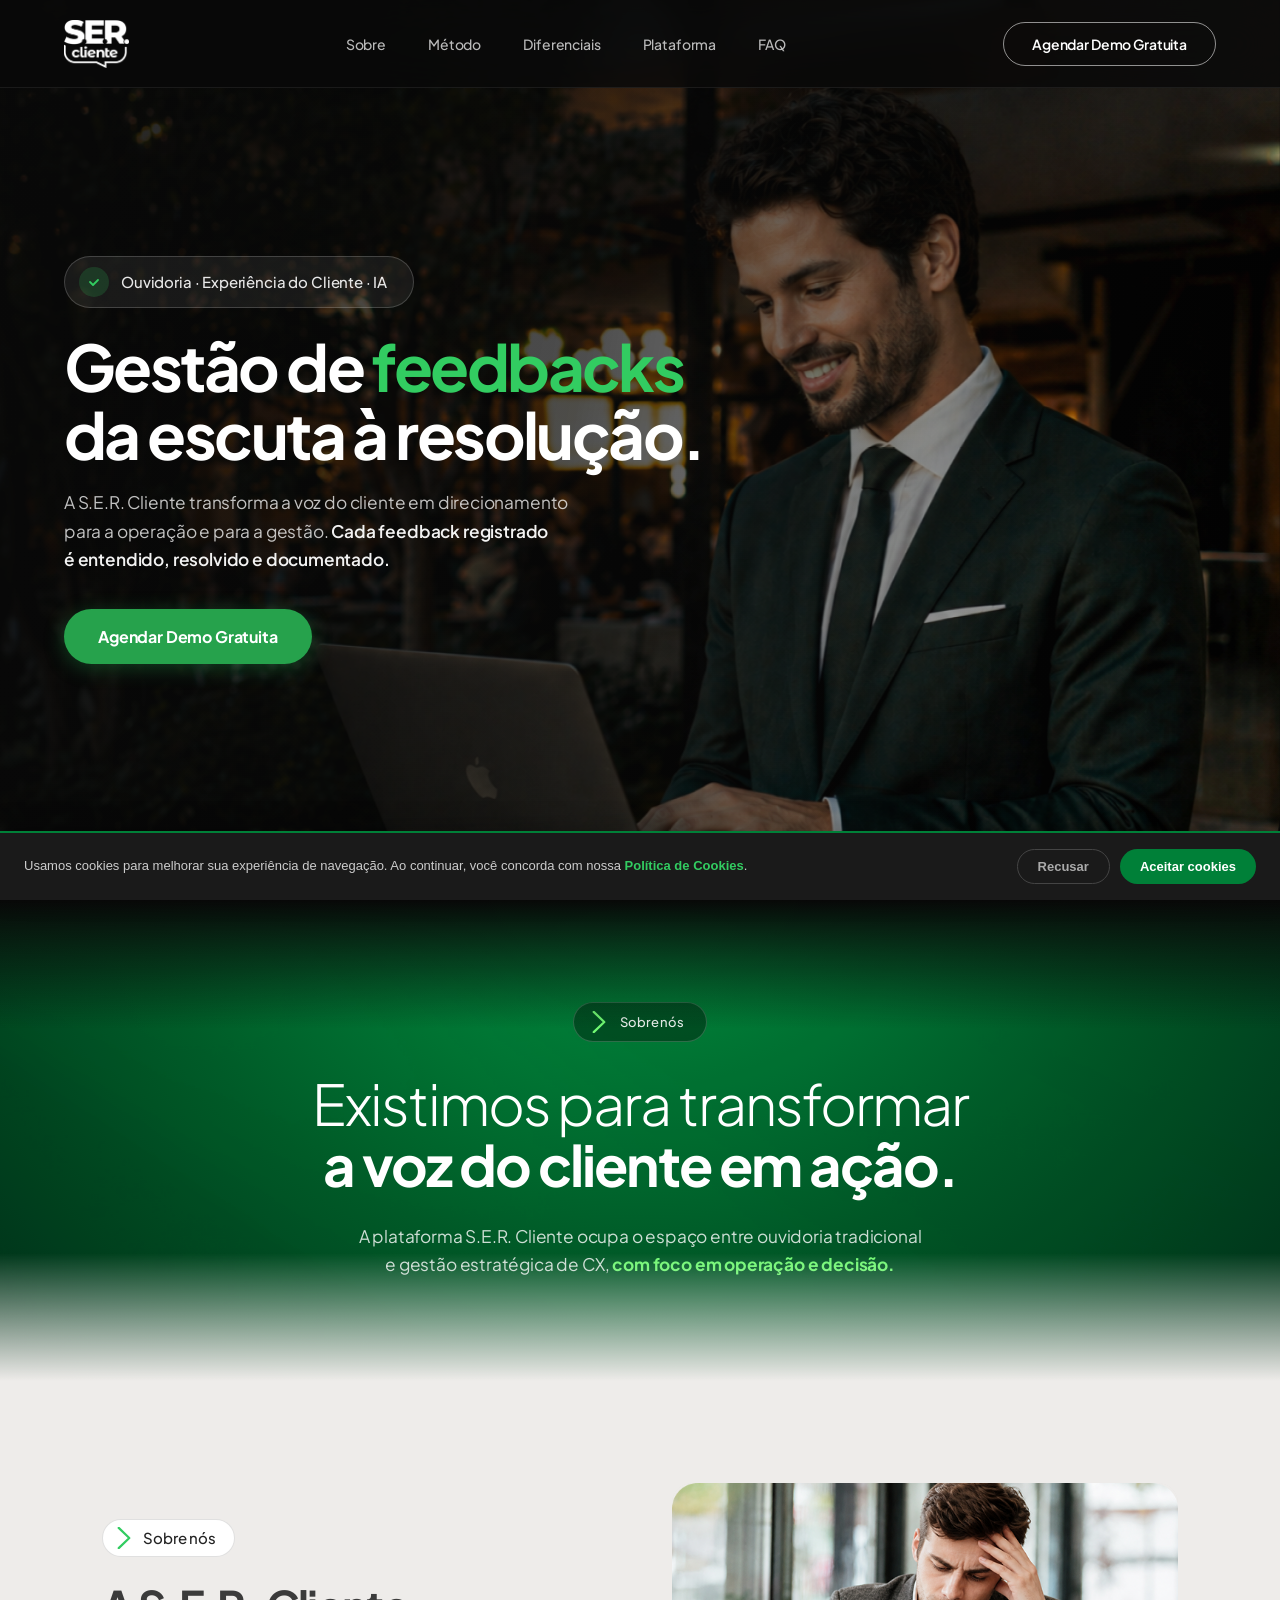
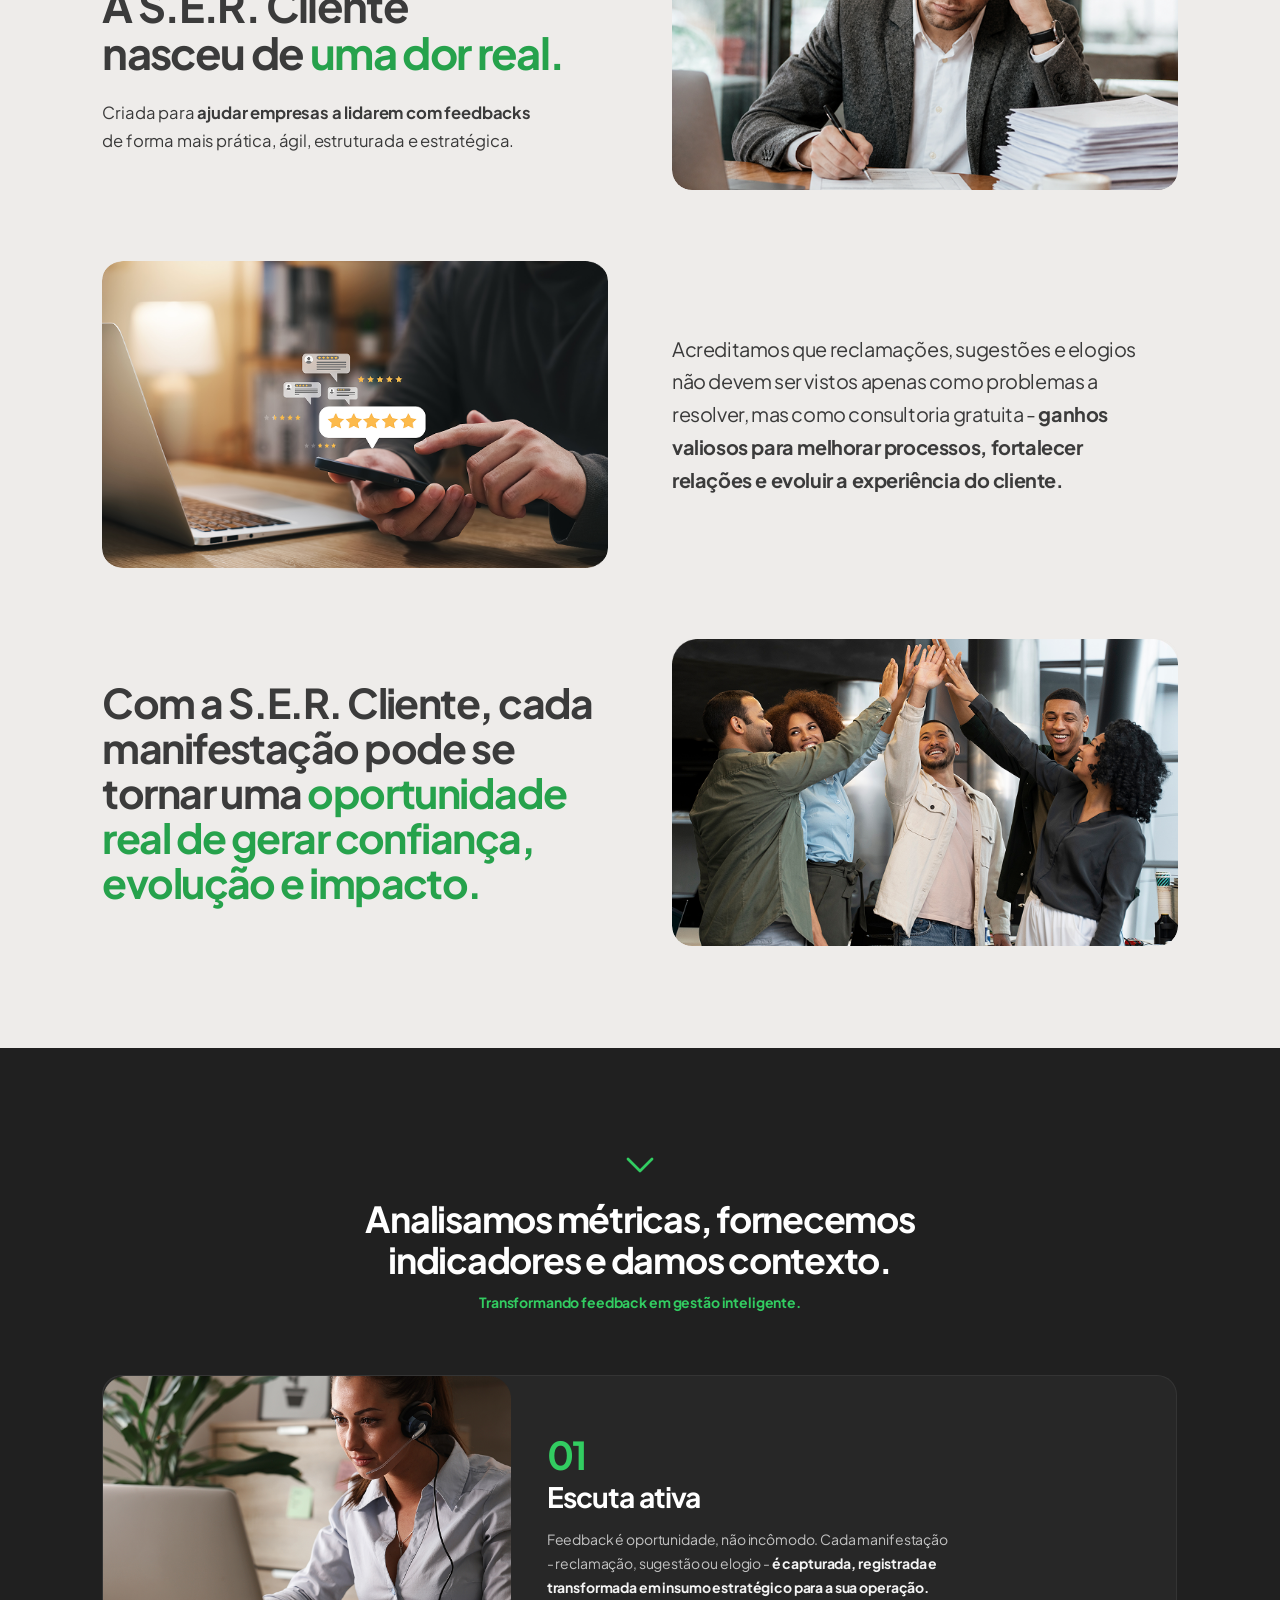
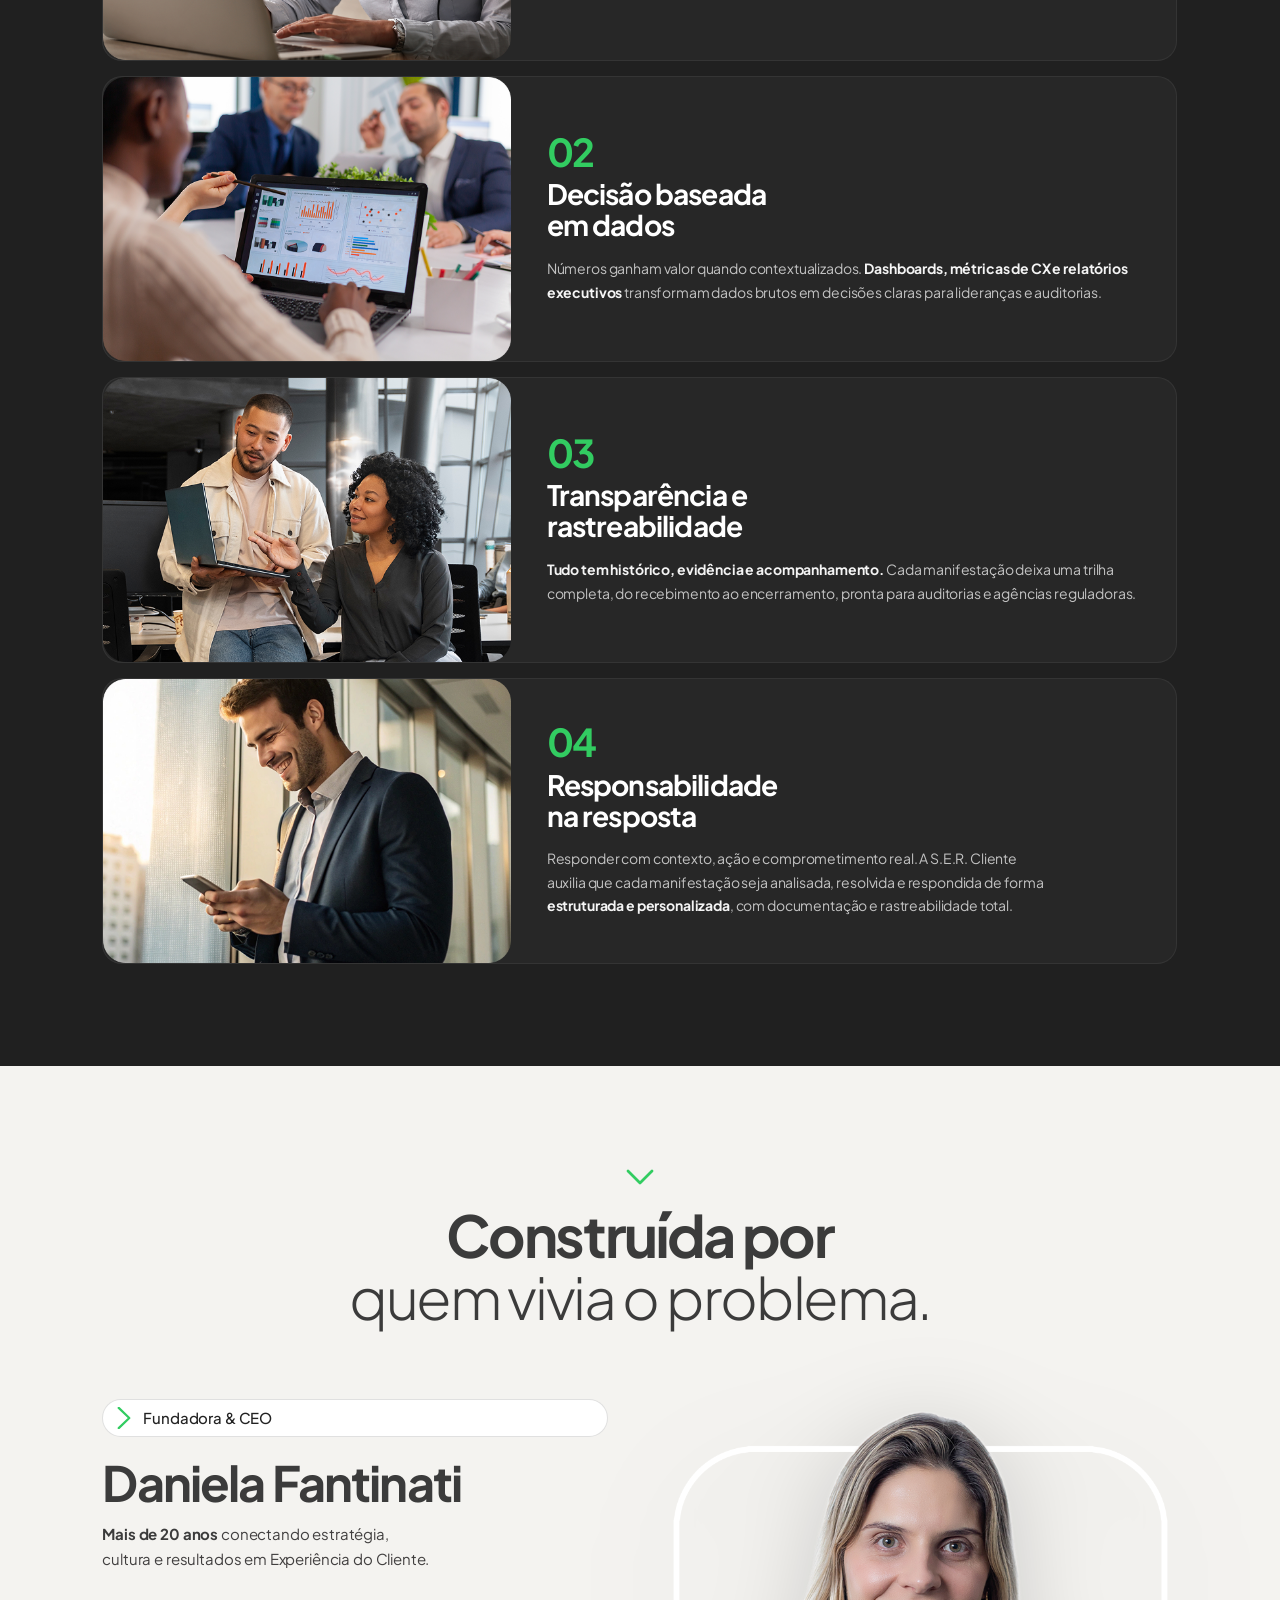
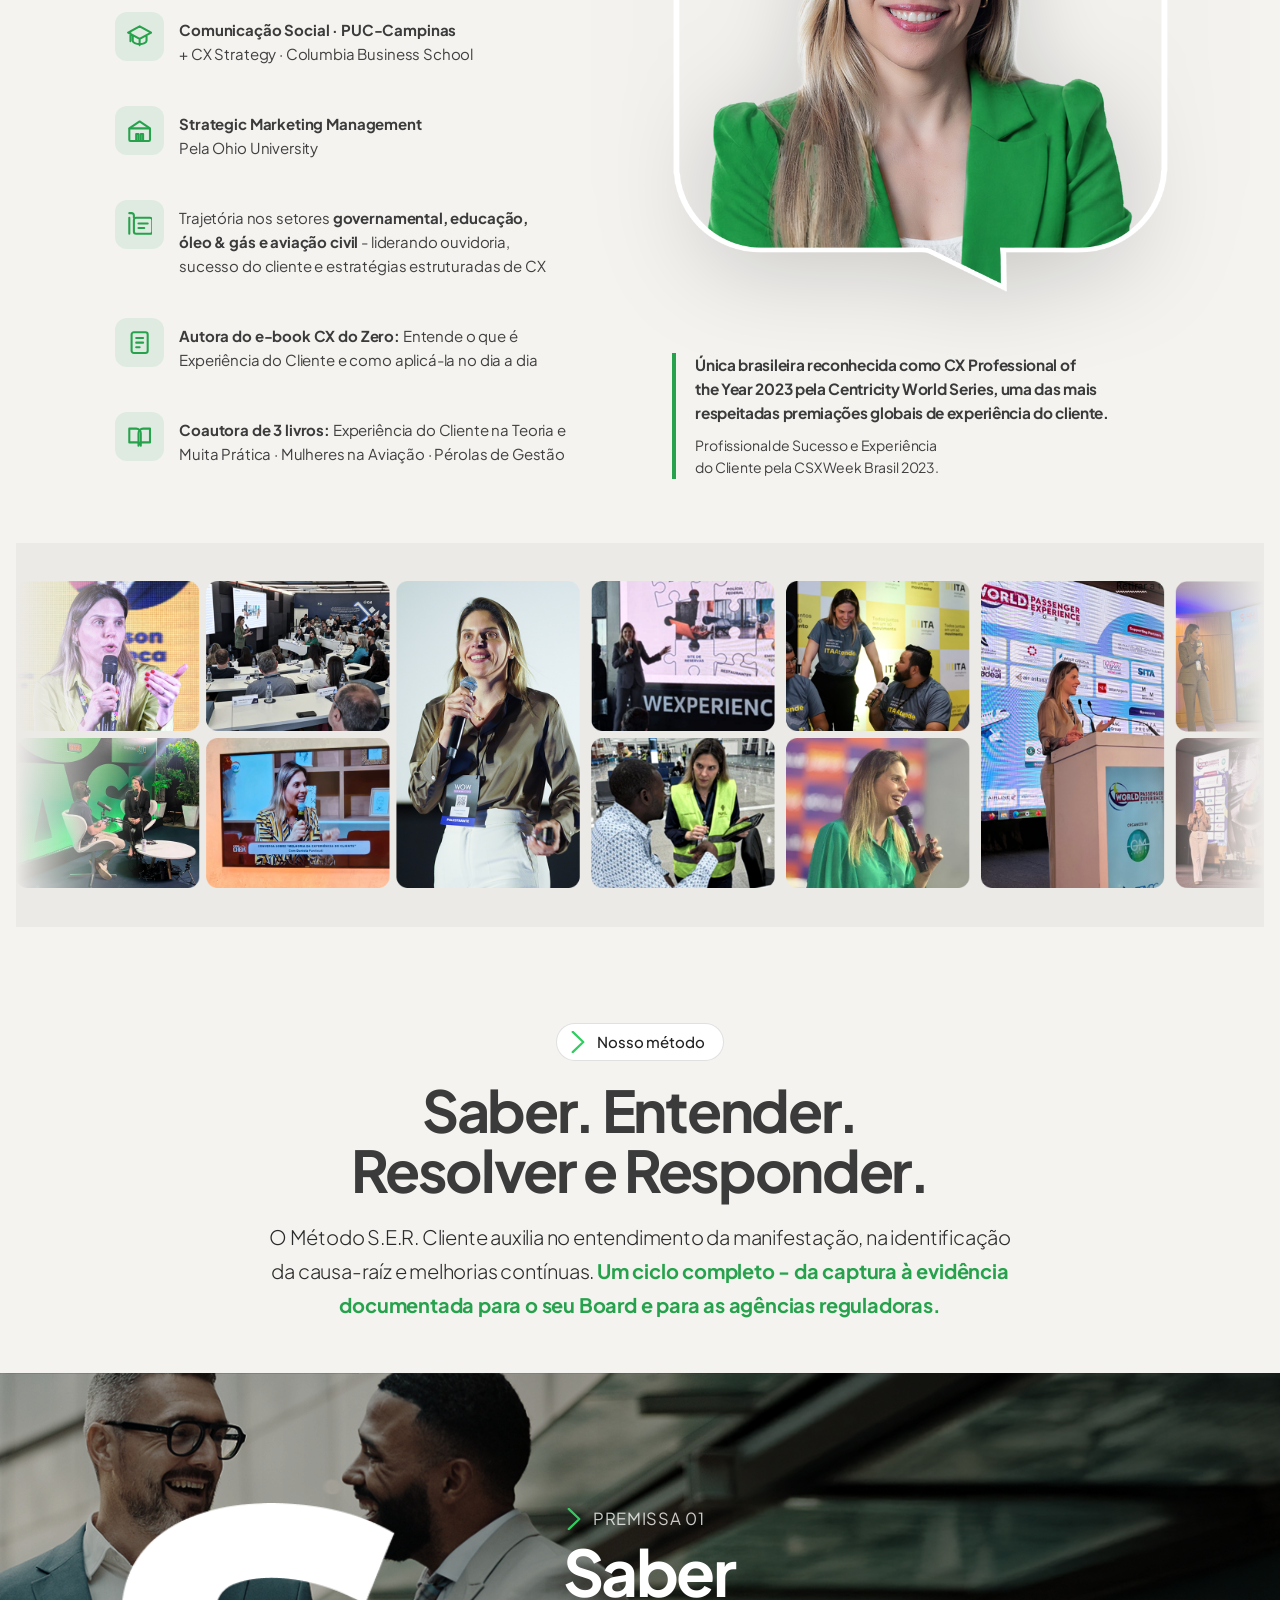
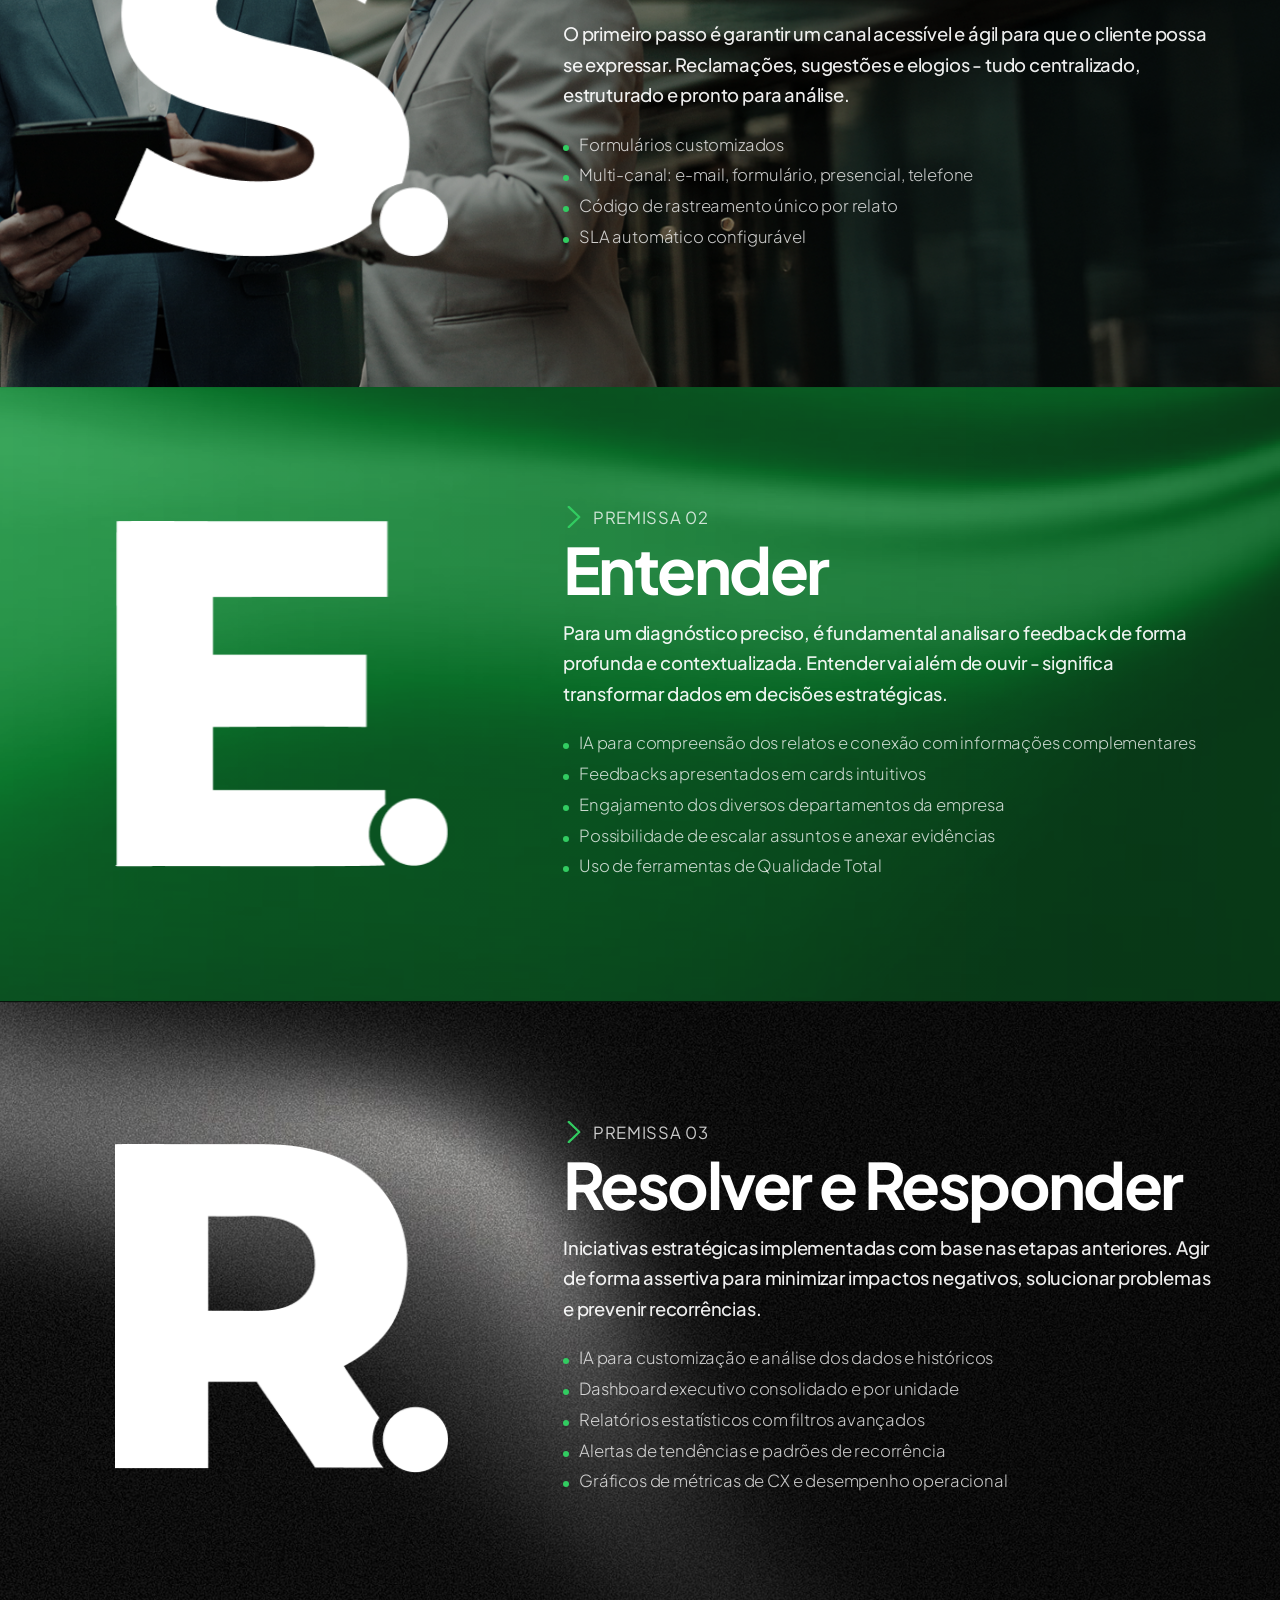
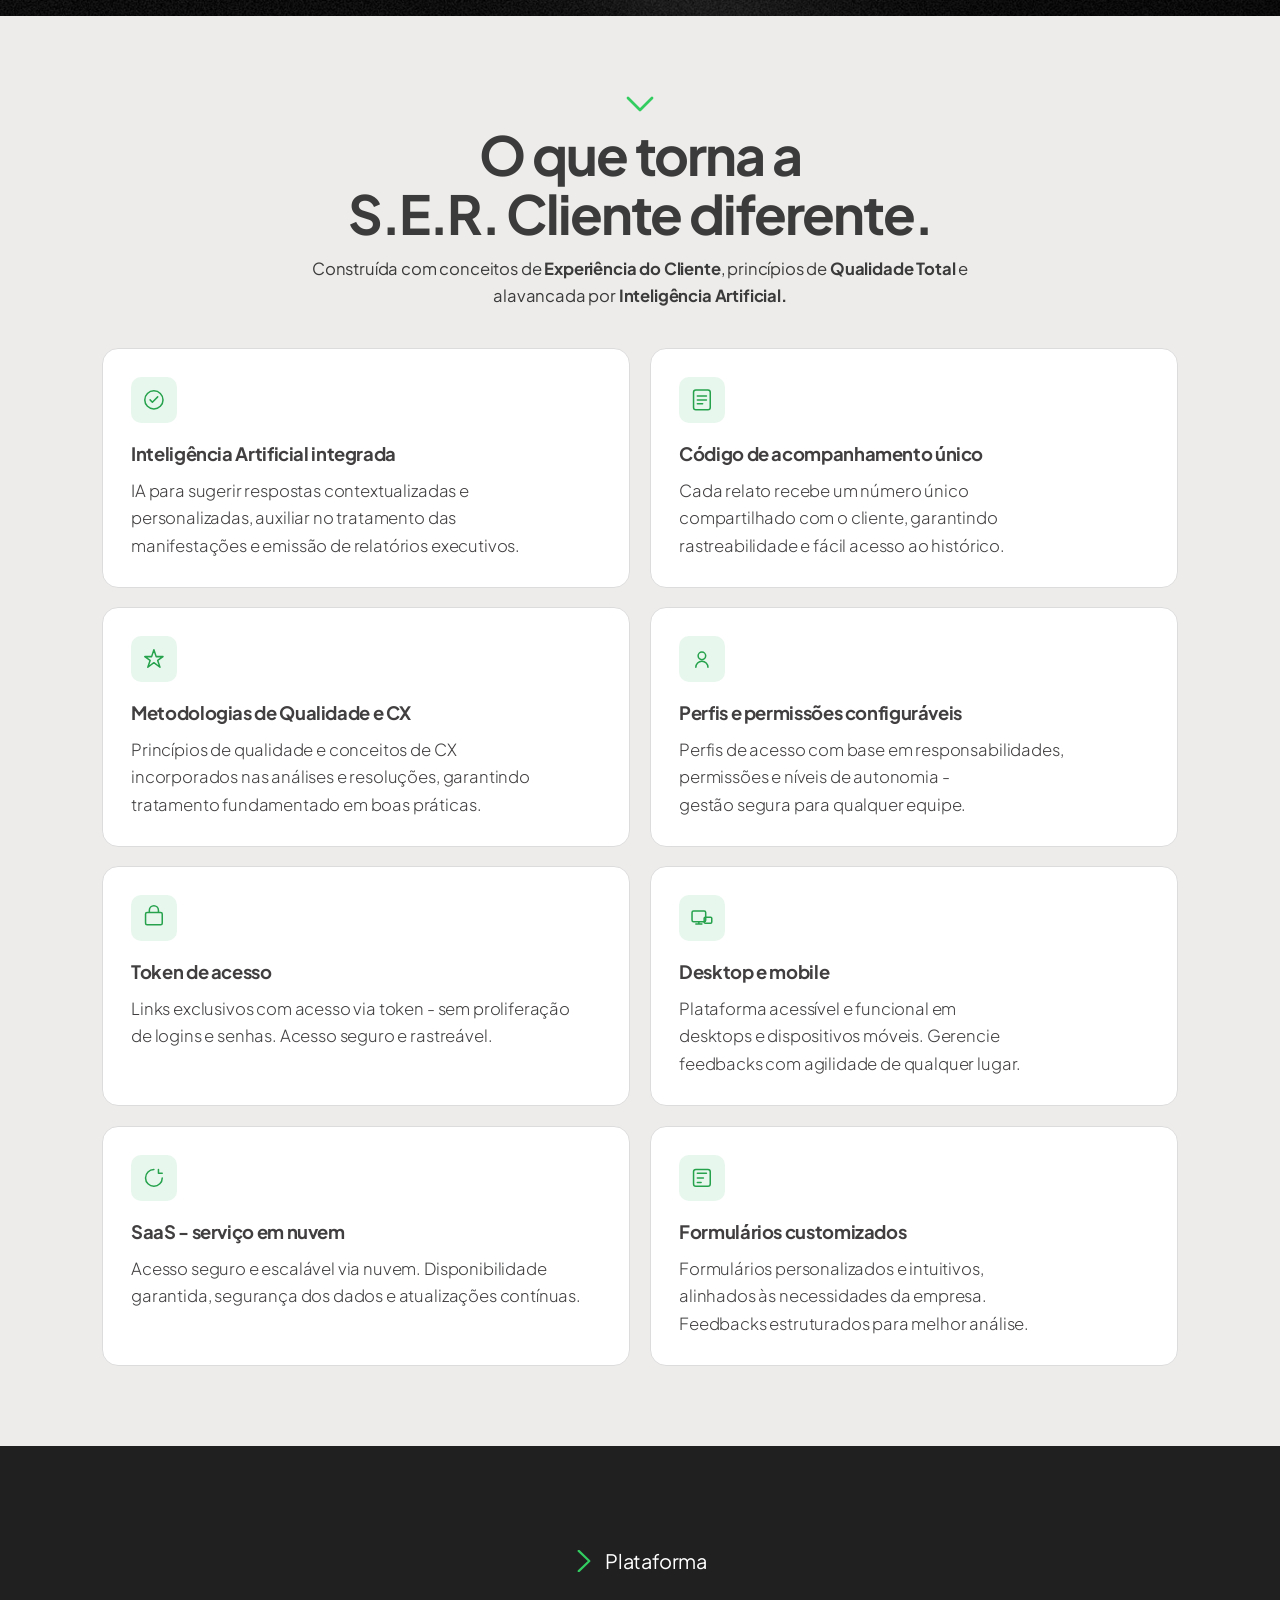
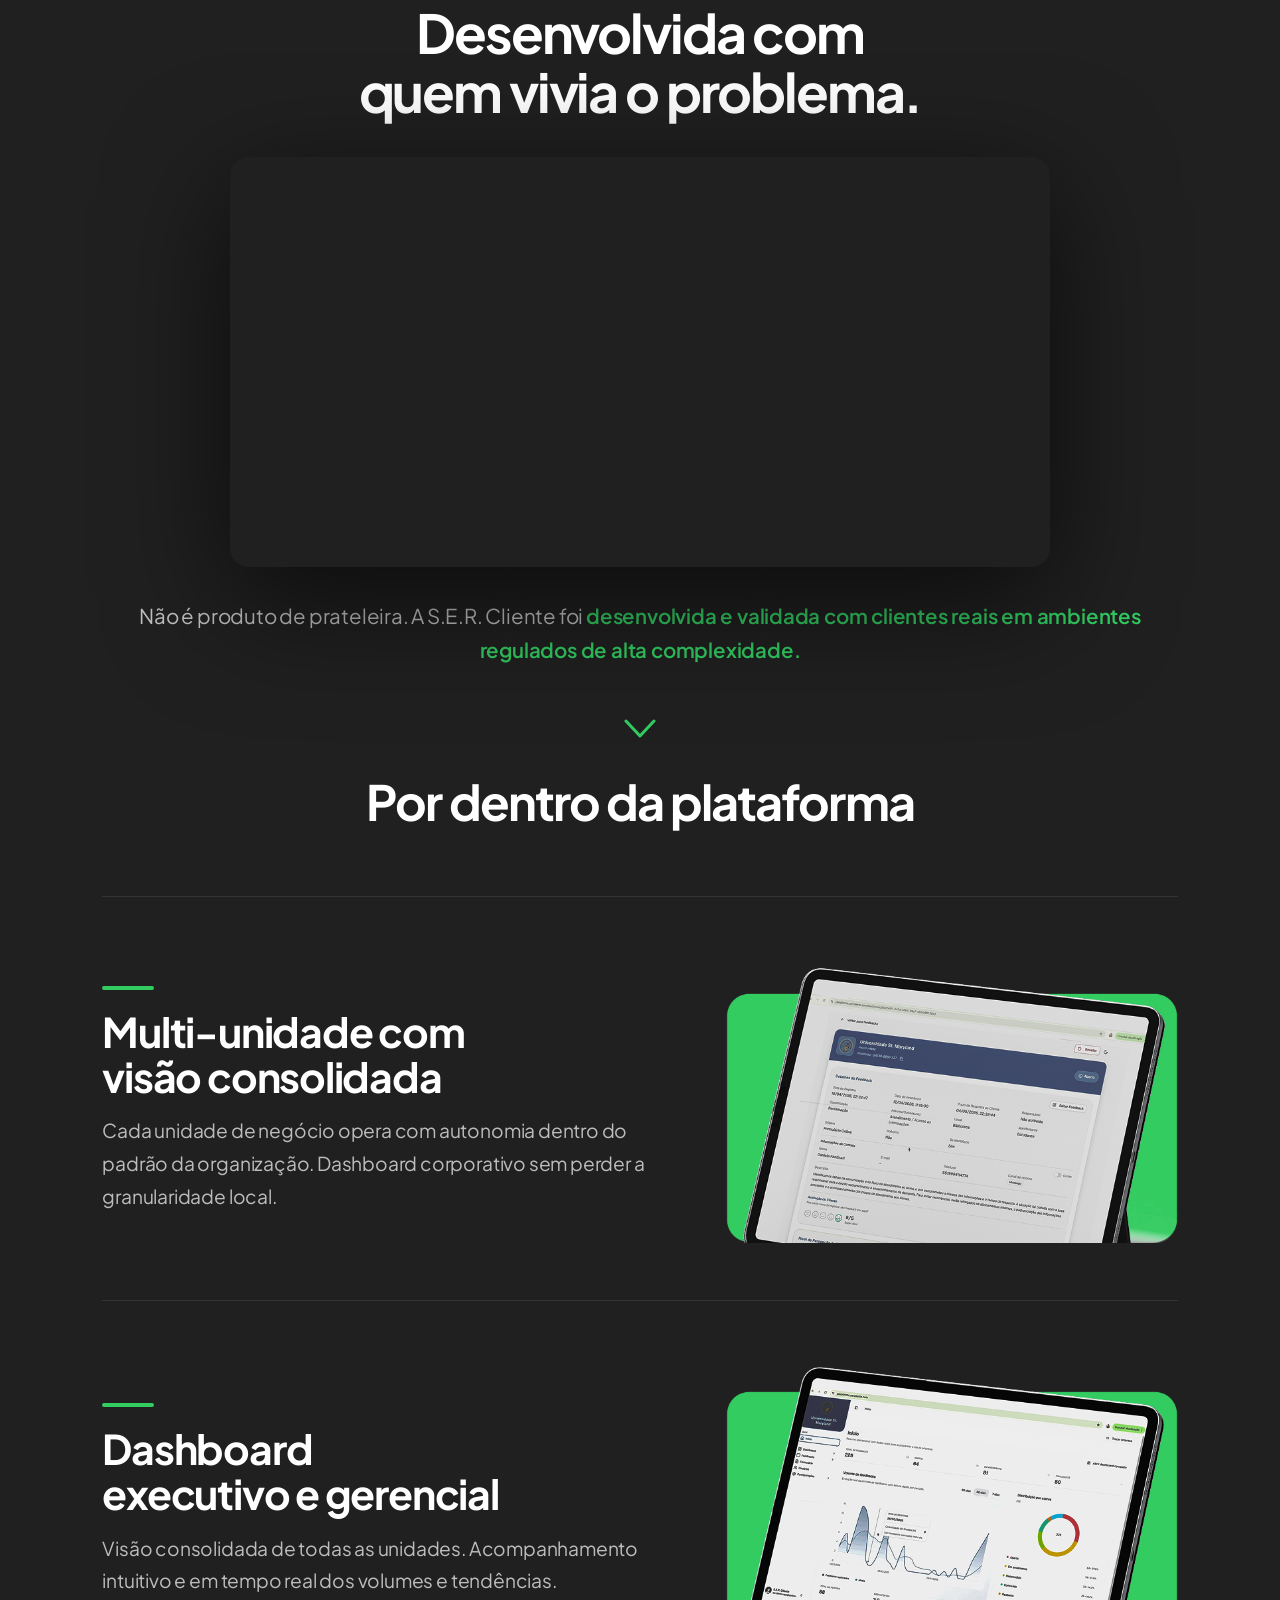
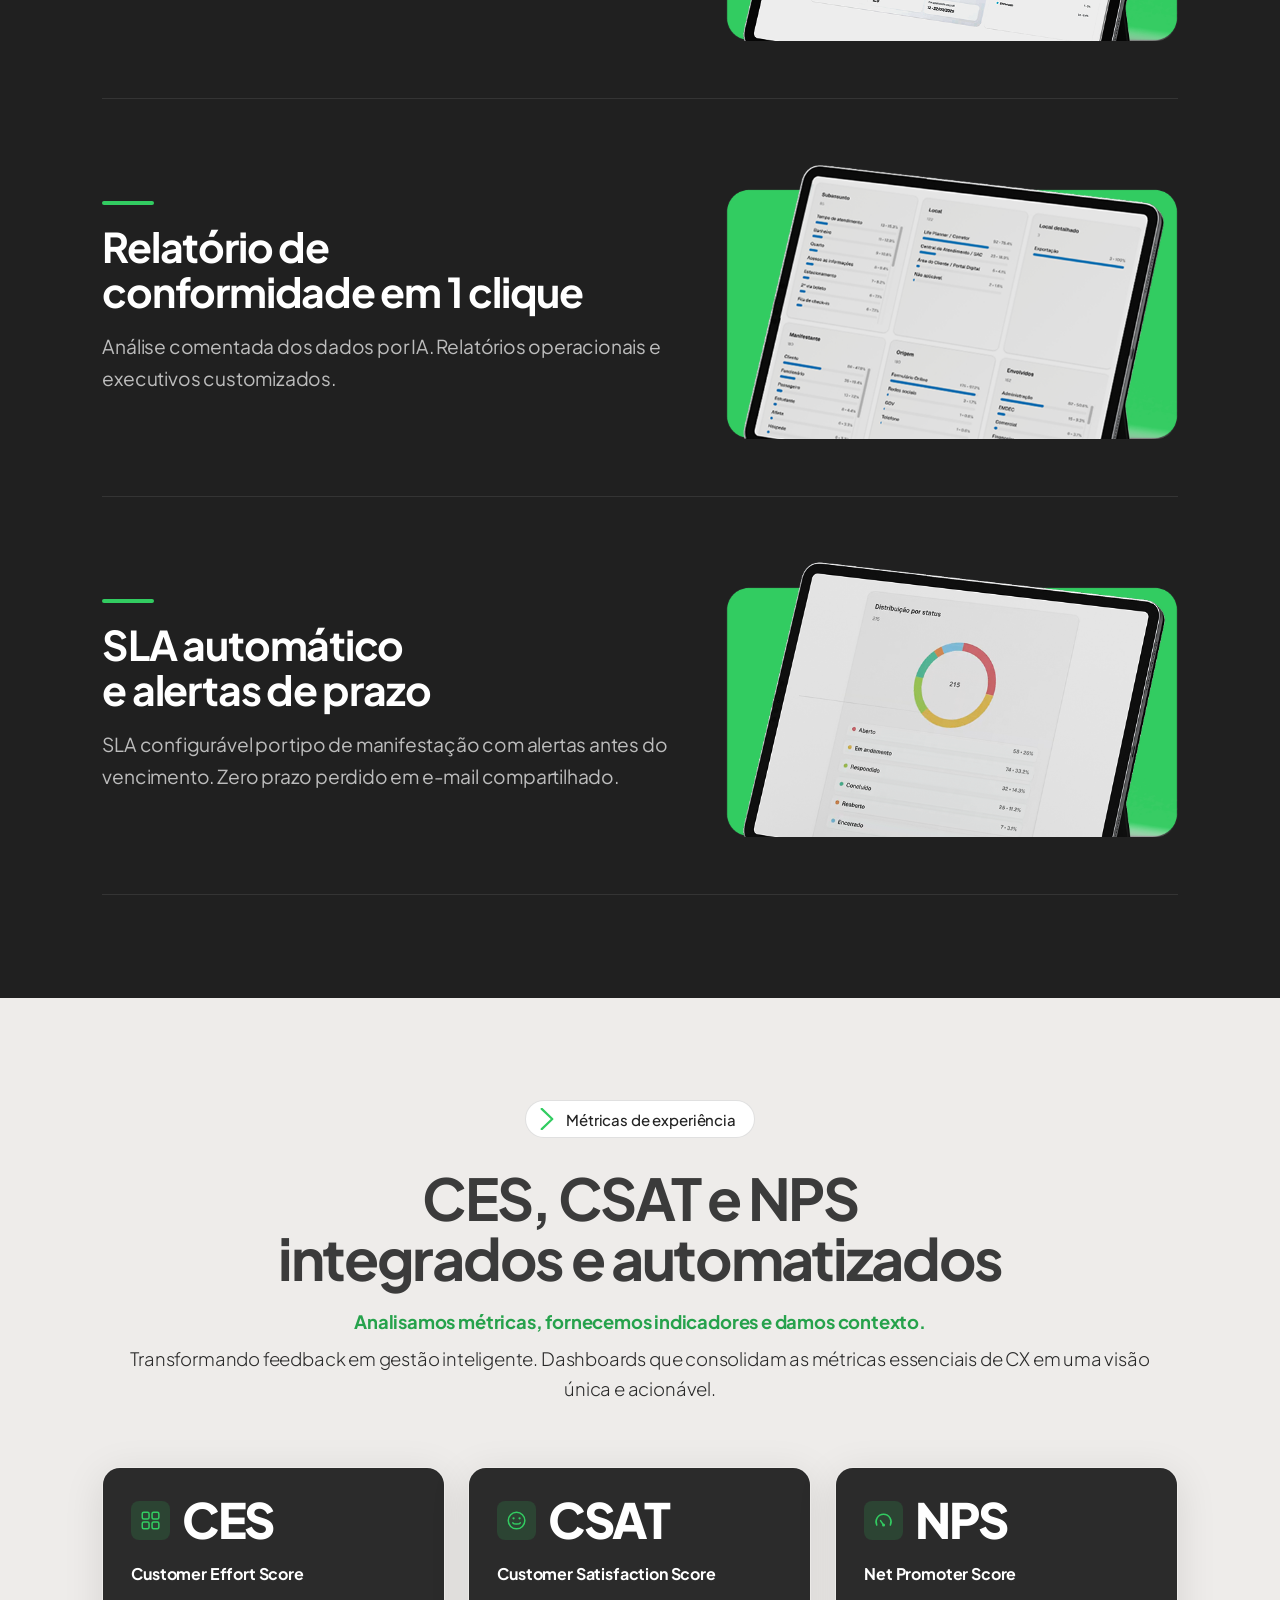
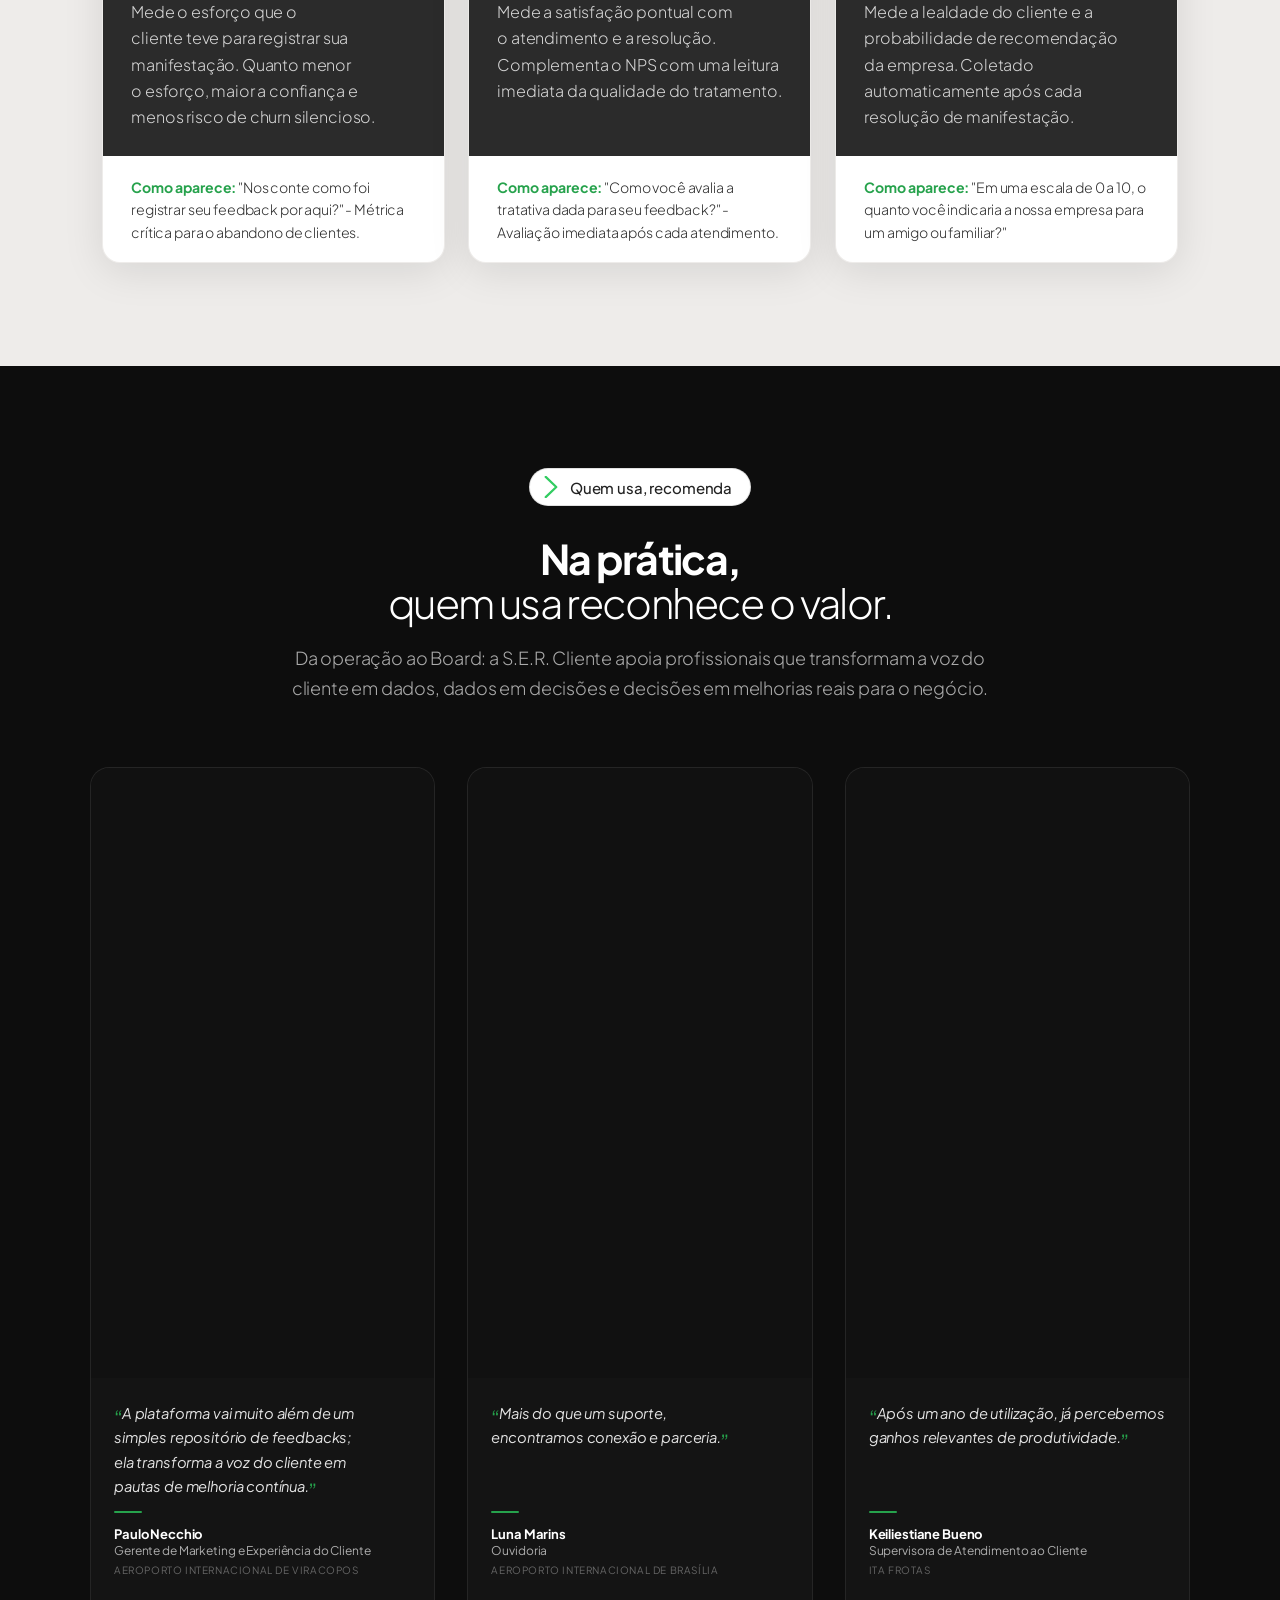
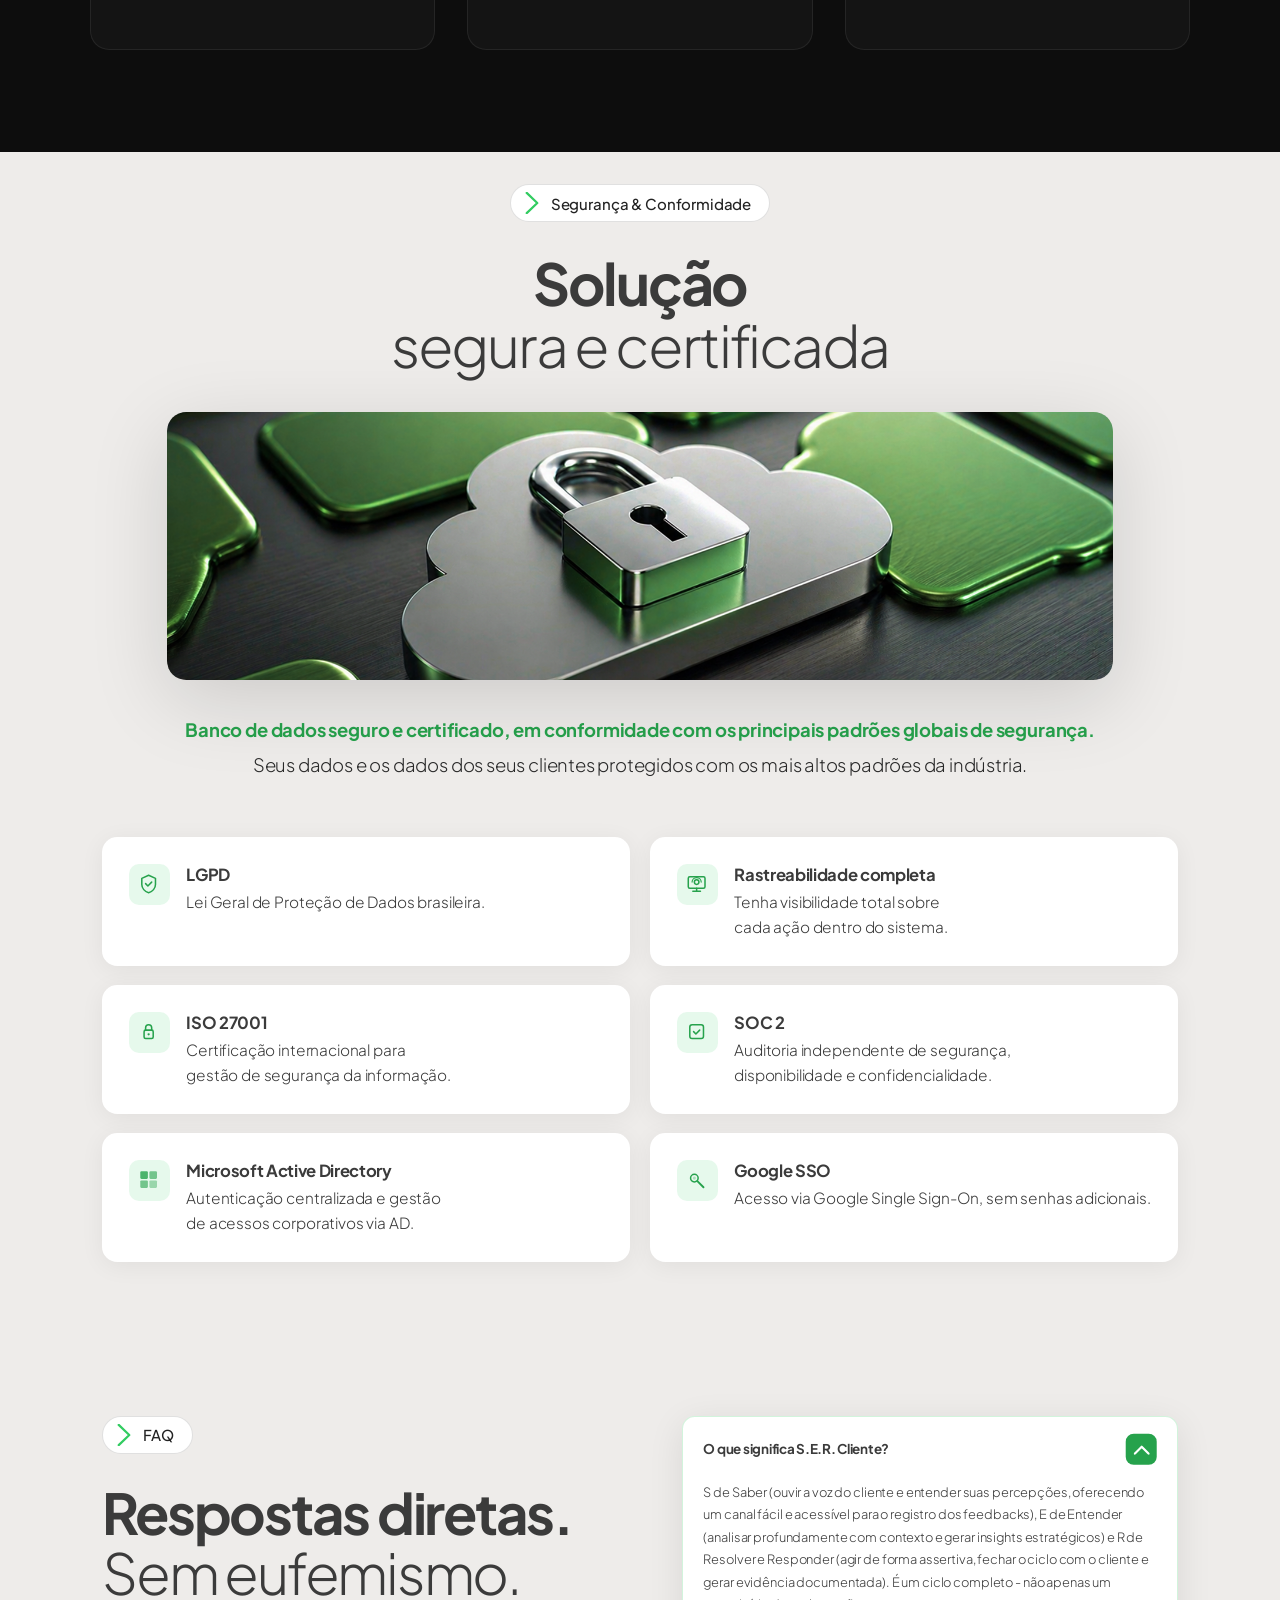
<file: index.html>
<!DOCTYPE html>
<html lang="pt-BR">
<head>
<meta charset="UTF-8">
<meta name="viewport" content="width=device-width, initial-scale=1.0">
<title>S.E.R. Cliente - Gestão de Feedbacks da Escuta à Resolução</title>
<link rel="icon" type="image/svg+xml" href="fotos/logo-nav.svg">
<link rel="apple-touch-icon" href="fotos/logo-ser.png">
<meta name="description" content="Ouvidoria · Experiência do Cliente · IA. Gestão de feedbacks da escuta à resolução.">
<link rel="preconnect" href="https://fonts.googleapis.com">
<link rel="preconnect" href="https://fonts.gstatic.com" crossorigin>
<link href="https://fonts.googleapis.com/css2?family=Plus+Jakarta+Sans:wght@200;300;400;500;600;700;800&display=swap" rel="stylesheet">
<style>
*{margin:0;padding:0;box-sizing:border-box}
:root{
  --black:#090909;
  --forest:#275023;
  --intense:#1C803C;
  --vibrant:#26A24C;
  --bright:#32CC61;
  --neon:#71F973;
  --white:#FFFFFF;
  --graphite:#2C2B2B;
  --gray:#5E5E5E;
  --light:#B2C9C1;
  --neutral:#DCDCDC;
  --dark-section:#202020;
  --text-dark:#3b3b3b;
  --text-dim:#413f3f;
  --text-muted:#858585;
  --text-gray:#929292;
  --font:'Plus Jakarta Sans',system-ui,sans-serif;
}
html{scroll-behavior:smooth}
body{font-family:var(--font);background:var(--black);color:var(--white);overflow-x:hidden;-webkit-font-smoothing:antialiased}
h1,h2,h3,h4,p{text-wrap:balance}

/* ─── ANIMATIONS ─── */
@keyframes fadeUp{from{opacity:0;transform:translateY(32px)}to{opacity:1;transform:none}}
@keyframes fadeIn{from{opacity:0}to{opacity:1}}
@keyframes scaleIn{from{opacity:0;transform:scale(.92)}to{opacity:1;transform:scale(1)}}
@keyframes navIn{from{opacity:0}to{opacity:1}}

/* ─── NAV ─── */
nav{
  position:fixed;top:0;left:0;width:100%;z-index:300;height:88px;
  display:flex;flex-direction:row;align-items:center;justify-content:space-between;gap:16px;
  padding:0 5%;
  background:rgba(9,9,9,0.90);backdrop-filter:blur(20px);-webkit-backdrop-filter:blur(20px);
  border-bottom:1px solid rgba(255,255,255,0.07);
  animation:navIn .4s ease both;
}
.nav-logo{
  display:flex;align-items:center;text-decoration:none;flex-shrink:0;
  transition:opacity .25s;
}
.nav-logo:hover{opacity:0.75}
.nav-logo img{height:48px;width:auto;display:block;}
.nav-links{
  display:flex;flex-direction:row;gap:2px;
  align-items:center;flex:1;justify-content:center;
  min-width:0;overflow:hidden;
}
.nav-links a{
  font-size:clamp(14px,1vw,17px);font-weight:500;
  color:rgba(255,255,255,0.72);
  text-decoration:none;letter-spacing:-0.01em;
  padding:9px 20px;border-radius:100px;
  transition:color .2s,background .2s;white-space:nowrap;
}
.nav-links a:hover{color:var(--bright);background:rgba(50,204,97,0.08)}
.nav-links a.active{
  background:var(--vibrant);color:#000;font-weight:700;
  padding:9px 20px;border-radius:100px;
}
.nav-links a.active:hover{background:var(--bright)}
.nav-cta{
  display:inline-flex;align-items:center;flex-shrink:0;
  background:transparent;color:#fff;
  border:1.5px solid rgba(255,255,255,0.55);
  padding:12px 28px;border-radius:100px;
  font-size:clamp(14px,1vw,16px);font-weight:600;font-family:var(--font);
  text-decoration:none;letter-spacing:-0.01em;white-space:nowrap;
  transition:all .25s;
}
.nav-cta:hover{
  background:rgba(255,255,255,0.1);
  border-color:rgba(255,255,255,0.9);
  transform:translateY(-1px);
}

/* ─── BADGE (section label) ─── */
.badge{
  display:inline-flex;align-items:center;gap:10px;
  font-size:clamp(14px,1.56vw,30px);font-weight:400;letter-spacing:-0.01em;
  margin-bottom:24px;
}
.badge-arrow{
  display:inline-flex;align-items:center;justify-content:center;
  width:clamp(22px,1.4vw,27px);height:clamp(22px,1.4vw,27px);
  flex-shrink:0;
}
.badge-arrow svg{width:100%;height:100%}
.badge-dark{color:var(--black)}
.badge-mid{color:#2a2a2a}
.badge-white{color:var(--white)}
.badge-light{color:#0b111e}

/* ─── HERO ─── */
.hero{
  min-height:100vh;position:relative;overflow:hidden;
  display:flex;flex-direction:column;justify-content:center;
  padding:160px 5% 140px;
  background:var(--black);
}
.hero-photo{
  position:absolute;inset:0;
  background:url('fotos/hero-bg.png') center right/cover no-repeat;
  opacity:0.75;
  animation:fadeIn 1.2s ease both;
}
.hero-overlay{
  position:absolute;inset:0;
  background:linear-gradient(100deg,rgba(9,9,9,0.92) 0%,rgba(9,9,9,0.72) 45%,rgba(9,9,9,0.15) 100%);
}
/* gradient fade bottom of hero → green section */
.hero-wave{display:none}
.hero-content{position:relative;z-index:1;max-width:1000px}
/* hero badge pill */
.hero-badge{
  display:inline-flex;align-items:center;gap:12px;
  background:rgba(255,255,255,0.07);border:1px solid rgba(255,255,255,0.18);
  border-radius:100px;padding:10px 26px 10px 14px;
  font-size:clamp(15px,1.1vw,20px);font-weight:500;color:rgba(255,255,255,0.9);
  letter-spacing:-.01em;margin-bottom:clamp(20px,2vw,36px);
  animation:fadeUp .7s .1s ease both;
}
.hero-badge-dot{
  width:30px;height:30px;background:rgba(50,204,97,0.18);
  border-radius:50%;display:flex;align-items:center;justify-content:center;flex-shrink:0;
}
.hero-badge-dot svg{width:12px;height:12px}
.hero h1{
  font-size:clamp(38px,5vw,92px);font-weight:700;line-height:1.06;
  letter-spacing:-0.04em;color:var(--white);
  margin-bottom:clamp(16px,1.5vw,28px);
  animation:fadeUp .7s .25s ease both;
}
.hero h1 .green{color:var(--bright)}
.hero-sub{
  font-size:clamp(17px,1.35vw,26px);font-weight:400;line-height:1.65;
  color:rgba(255,255,255,0.75);max-width:720px;
  margin-bottom:clamp(32px,2.8vw,52px);letter-spacing:-0.01em;
  animation:fadeUp .7s .4s ease both;
}
.hero-sub strong{color:rgba(255,255,255,0.95);font-weight:600}
/* hero CTA row */
.hero-actions{
  display:flex;align-items:center;gap:14px;flex-wrap:wrap;
  animation:fadeUp .7s .55s ease both;
}
.hero-btn{
  display:inline-flex;align-items:center;gap:10px;
  background:var(--vibrant);color:var(--white);
  padding:clamp(17px,1.26vw,23px) clamp(34px,2.63vw,55px);
  border-radius:100px;font-size:clamp(16px,1.16vw,21px);font-weight:700;
  text-decoration:none;letter-spacing:-0.01em;font-family:var(--font);
  transition:background .25s,transform .25s,box-shadow .25s;
  box-shadow:0 4px 20px rgba(38,162,76,0.35);
}
.hero-btn:hover{background:var(--bright);transform:translateY(-2px);box-shadow:0 8px 28px rgba(50,204,97,0.45)}
.hero-btn-circle{
  width:clamp(52px,3.8vw,64px);height:clamp(52px,3.8vw,64px);
  background:var(--vibrant);border-radius:50%;
  display:inline-flex;align-items:center;justify-content:center;flex-shrink:0;
  text-decoration:none;
  transition:background .25s,transform .25s;
  box-shadow:0 4px 20px rgba(38,162,76,0.35);
}
.hero-btn-circle:hover{background:var(--bright);transform:translateY(-2px) scale(1.06)}
.hero-btn-circle svg{width:18px;height:18px}

/* ─── SECTION WRAPPER ─── */
.section{padding:clamp(60px,6.25vw,120px) 8%}
.section-white{background:#EEECEA}
.section-dark{background:var(--dark-section)}
.section-green{background:#00803c}

/* ─── O QUE ENTREGAMOS ─── */
.entregamos-title{
  font-size:clamp(26px,3.2vw,62px);font-weight:700;
  color:var(--text-dark);letter-spacing:-0.03em;line-height:1.1;
  margin-bottom:clamp(32px,3vw,60px);
}
.cards-grid{display:grid;grid-template-columns:repeat(3,1fr);gap:clamp(16px,1.5vw,28px)}
.card{background:var(--white);border-radius:16px;overflow:hidden;border:1px solid rgba(0,0,0,0.07)}
.card-img{width:100%;height:clamp(180px,18vw,335px);object-fit:cover;object-position:top;display:block}
.card-body{padding:clamp(20px,1.8vw,36px) clamp(20px,1.8vw,36px) clamp(24px,2vw,40px)}
.card-title{font-size:clamp(18px,1.8vw,35px);font-weight:700;color:var(--text-dark);letter-spacing:-0.02em;margin-bottom:8px}
.card-sub{font-size:clamp(14px,1.56vw,30px);font-weight:300;color:var(--text-dark);letter-spacing:-0.01em;line-height:1.5}

/* ─── SOBRE NÓS GREEN ─── */
.sobre-green{
  position:relative;overflow:hidden;
  background:radial-gradient(ellipse at 50% -10%, #009944 0%, #005A28 55%, #003018 100%);
  padding:clamp(80px,8vw,160px) 8%;
  text-align:center;
}
.sobre-green-bg{
  position:absolute;inset:0;
  background:url('fotos/sobre-nos-green.png') center/cover no-repeat;
  mix-blend-mode:overlay;opacity:0.18;
}
/* gradient fade: hero black → green */
.sobre-green::before{
  content:'';position:absolute;top:0;left:0;width:100%;height:clamp(80px,10vw,140px);
  background:linear-gradient(to bottom,#090909 0%,transparent 100%);
  pointer-events:none;z-index:2;
}
/* gradient fade: green → beige (#EEECEA) */
.sobre-green::after{
  content:'';position:absolute;bottom:0;left:0;width:100%;height:clamp(80px,10vw,140px);
  background:linear-gradient(to bottom,transparent 0%,#EEECEA 100%);
  pointer-events:none;z-index:2;
}
.sobre-green-content{position:relative;z-index:1;max-width:900px;margin:0 auto}
/* dark pill badge */
.sobre-badge{
  display:inline-flex;align-items:center;gap:10px;
  background:rgba(0,0,0,0.35);border:1px solid rgba(255,255,255,0.18);
  border-radius:100px;padding:8px 22px 8px 14px;
  font-size:clamp(13px,.9vw,16px);font-weight:500;color:rgba(255,255,255,0.92);
  letter-spacing:-.01em;margin-bottom:clamp(24px,2.5vw,44px);
}
.sobre-green h2{
  font-size:clamp(30px,4.4vw,84px);font-weight:300;line-height:1.08;
  letter-spacing:-0.035em;color:var(--white);
  margin-bottom:clamp(20px,2vw,36px);
}
.sobre-green h2 strong{font-weight:700;display:block}
.sobre-green-sub{
  font-size:clamp(15px,1.35vw,26px);font-weight:400;line-height:1.65;
  color:rgba(255,255,255,0.8);max-width:780px;letter-spacing:-0.01em;
  margin:0 auto;
}
.sobre-green-sub .g{color:var(--neon);font-weight:700;font-style:normal}

/* ─── SOBRE NÓS ARTIGO (3-row alternating) ─── */
.sa-section{
  background:#EEECEA;
  padding:clamp(80px,8vw,140px) 8%;
}
.sa-row{
  display:grid;grid-template-columns:1fr 1fr;
  gap:clamp(40px,5vw,88px);align-items:center;
  margin-bottom:clamp(52px,5.5vw,96px);
}
.sa-row:last-child{margin-bottom:0}
.sa-row.img-first .sa-media{order:-1}
.sa-media{
  overflow:hidden;border-radius:20px;
  transition:transform .5s cubic-bezier(.22,1,.36,1),box-shadow .5s ease;
  will-change:transform;
}
.sa-media:hover{transform:scale(1.02);box-shadow:0 24px 72px rgba(0,0,0,0.16)}
.sa-media img{
  width:100%;border-radius:20px;display:block;
  height:clamp(240px,24vw,400px);object-fit:cover;object-position:center top;
  box-shadow:0 8px 48px rgba(0,0,0,0.12);
  transition:transform .7s cubic-bezier(.22,1,.36,1);
}
.sa-media:hover img{transform:scale(1.04)}
/* light pill badge */
.sa-badge{
  display:inline-flex;align-items:center;gap:8px;
  background:#fff;border:1px solid rgba(0,0,0,0.12);
  border-radius:100px;padding:7px 18px 7px 10px;
  font-size:clamp(15px,1vw,18px);font-weight:500;color:#222;
  letter-spacing:-.01em;margin-bottom:clamp(20px,2vw,32px);
}
.sa-h2{
  font-size:clamp(28px,3.4vw,64px);font-weight:700;line-height:1.08;
  letter-spacing:-0.038em;color:var(--text-dark);
  margin-bottom:clamp(20px,1.8vw,32px);
}
.sa-h2 .g{color:var(--vibrant)}
.sa-p{
  font-size:clamp(16px,1.3vw,24px);font-weight:400;line-height:1.68;
  color:#3a3a3a;letter-spacing:-0.01em;
}
.sa-p strong{font-weight:700;color:var(--text-dark)}
.sa-p-lg{
  font-size:clamp(18px,1.55vw,28px);font-weight:400;line-height:1.65;
  color:#3a3a3a;letter-spacing:-0.02em;
}
.sa-p-lg strong{font-weight:700;color:var(--text-dark)}
.sa-quote{
  font-size:clamp(26px,3.2vw,60px);font-weight:700;line-height:1.1;
  letter-spacing:-0.038em;color:var(--text-dark);
}
.sa-quote .g{color:var(--vibrant)}
@media(max-width:768px){
  .sa-row{grid-template-columns:1fr}
  /* on mobile: image always comes after text so they don't stack together */
  .sa-row .sa-media{order:2}
  .sa-row .sa-text{order:1}
  .sa-row.img-first .sa-media{order:2}
  .sa-row.img-first .sa-text{order:1}
}

/* ─── 4 PILARES (card design) ─── */
.pilares-section{
  background:var(--dark-section);
  padding:clamp(80px,8vw,140px) 8%;
}
.pilares-header{
  text-align:center;
  margin-bottom:clamp(48px,5vw,80px);
}
.pilares-chevron{
  display:flex;align-items:center;justify-content:center;
  margin-bottom:clamp(16px,1.5vw,24px);
}
.pilares-chevron svg{width:28px;height:28px}
.pilares-header h2{
  font-size:clamp(24px,2.8vw,52px);font-weight:700;line-height:1.15;
  letter-spacing:-0.035em;color:var(--white);
  margin:0 auto clamp(12px,1vw,16px);max-width:720px;
}
.pilares-tagline{
  font-size:clamp(14px,1vw,18px);font-weight:700;
  color:var(--bright);letter-spacing:-0.01em;
}
.pilares-list{
  display:flex;flex-direction:column;
  gap:clamp(14px,1.2vw,20px);
}
/* card */
.pilar-card{
  display:grid;grid-template-columns:38% 1fr;
  background:#272727;border-radius:20px;overflow:hidden;
  border:1px solid rgba(255,255,255,0.06);
  transition:transform .35s cubic-bezier(.22,1,.36,1),box-shadow .35s ease,border-color .35s ease;
  will-change:transform;
}
.pilar-card:hover{
  transform:translateY(-6px);
  box-shadow:0 20px 60px rgba(0,0,0,0.4);
  border-color:rgba(50,204,97,0.2);
}
.pilar-img{overflow:hidden;min-height:clamp(220px,22vw,360px)}
.pilar-img img{
  width:100%;height:100%;object-fit:cover;display:block;
  transition:transform .6s cubic-bezier(.22,1,.36,1);
}
.pilar-card:hover .pilar-img img{transform:scale(1.07)}
.pilar-body{
  padding:clamp(28px,2.8vw,52px) clamp(28px,2.8vw,52px);
  display:flex;flex-direction:column;justify-content:center;
}
.pilar-num{
  font-size:clamp(32px,3vw,56px);font-weight:700;
  color:var(--bright);letter-spacing:-0.04em;line-height:1;
  display:block;margin-bottom:clamp(6px,.6vw,10px);
}
.pilar-title{
  font-size:clamp(22px,2.2vw,42px);font-weight:700;color:var(--white);
  letter-spacing:-0.03em;line-height:1.1;
  margin-bottom:clamp(12px,1.2vw,20px);
}
.pilar-text{
  font-size:clamp(14px,1.05vw,19px);font-weight:400;
  color:rgba(255,255,255,0.72);line-height:1.7;letter-spacing:-0.01em;
}
.pilar-text strong{color:rgba(255,255,255,0.95);font-weight:700}
/* stagger */
.pilar-card:nth-child(2){transition-delay:.08s}
.pilar-card:nth-child(3){transition-delay:.16s}
.pilar-card:nth-child(4){transition-delay:.24s}
@media(max-width:768px){
  .pilar-card{grid-template-columns:1fr}
  .pilar-img{min-height:220px}
}

/* ─── DANIELA FANTINATI ─── */
.dani-section{
  background:#F4F3F0;
  padding:clamp(80px,8vw,140px) 8% 0;
  overflow:hidden;
}
/* header */
.dani-header{text-align:center;margin-bottom:clamp(52px,5.5vw,90px)}
.dani-chevron{display:flex;justify-content:center;margin-bottom:clamp(16px,1.5vw,24px)}
.dani-chevron svg{width:28px;height:16px}
.dani-title{
  font-size:clamp(36px,4.5vw,84px);line-height:1.08;
  letter-spacing:-0.04em;color:var(--text-dark);
}
.dani-title strong{font-weight:700;display:block}
.dani-title span{font-weight:300;display:block}
/* 2-col grid - stretch so both cols share height; last items align at bottom */
.dani-grid{
  display:grid;grid-template-columns:1fr 1fr;
  gap:clamp(40px,5vw,88px);align-items:stretch;
  margin-bottom:clamp(52px,5vw,80px);
}
/* left col stretches vertically so creds fill the space */
.dani-grid > .fade-left{
  display:flex;flex-direction:column;
}
.dani-grid > .fade-left .dani-creds{
  flex:1;
}
/* left - bio */
.dani-badge{
  display:inline-flex;align-items:center;gap:8px;
  background:#fff;border:1px solid rgba(0,0,0,0.12);
  border-radius:100px;padding:7px 18px 7px 10px;
  font-size:clamp(15px,1vw,18px);font-weight:500;color:#222;
  letter-spacing:-.01em;margin-bottom:clamp(16px,1.5vw,24px);
}
.dani-name{
  font-size:clamp(32px,3.8vw,68px);font-weight:700;
  letter-spacing:-0.038em;line-height:1.1;color:var(--text-dark);
  margin-bottom:clamp(10px,1vw,16px);
}
.dani-lead{
  font-size:clamp(15px,1.15vw,20px);line-height:1.65;
  color:var(--text-dim);letter-spacing:-0.01em;
  margin-bottom:clamp(20px,2vw,32px);
}
.dani-lead strong{color:var(--text-dark);font-weight:700}
/* credentials */
.dani-creds{list-style:none;display:flex;flex-direction:column;gap:clamp(10px,1vw,18px)}
.dani-cred{display:flex;gap:clamp(14px,1.2vw,20px);align-items:flex-start;
  padding:clamp(10px,1vw,14px);border-radius:12px;
  transition:background .2s;
}
.dani-cred:hover{background:rgba(38,162,76,0.06)}
.dani-cred-icon{
  width:clamp(44px,3.8vw,60px);height:clamp(44px,3.8vw,60px);
  background:rgba(38,162,76,0.1);border-radius:12px;
  display:flex;align-items:center;justify-content:center;flex-shrink:0;
  align-self:flex-start;margin-top:2px;
}
.dani-cred-icon svg{width:52%;height:52%}
.dani-cred-text{
  font-size:clamp(15px,1.15vw,20px);line-height:1.6;
  color:var(--text-dim);letter-spacing:-0.01em;padding-top:clamp(6px,.6vw,10px);
}
.dani-cred-text strong{color:var(--text-dark);font-weight:700}
/* right - photo + award */
.dani-photo-col{display:flex;flex-direction:column;gap:clamp(16px,1.6vw,24px)}
.dani-photo-wrap{
  display:flex;
  flex:1;
  min-height:0;
}
.dani-photo-wrap img{
  width:100%;display:block;
  height:100%;
  max-height:clamp(420px,52vw,660px);
  object-fit:contain;object-position:top center;
  filter:drop-shadow(0 16px 48px rgba(0,0,0,0.18));
  transition:filter .4s ease;
}
.dani-photo-wrap img:hover{filter:drop-shadow(0 24px 64px rgba(0,0,0,0.28))}
.dani-award-block{
  border-left:4px solid var(--vibrant);
  padding-left:clamp(16px,1.5vw,24px);
}
.dani-award-main{
  font-size:clamp(15px,1.2vw,22px);font-weight:700;
  color:var(--text-dark);line-height:1.55;letter-spacing:-0.02em;
  margin-bottom:clamp(8px,.7vw,14px);
}
.dani-award-sub{
  font-size:clamp(14px,1vw,18px);color:var(--text-dim);
  line-height:1.6;letter-spacing:-0.01em;
}
/* ── mural infinito ── */
.dani-mural{
  position:relative;overflow:hidden;
  margin:0 -8%;
  background:#ECEAE7;
  padding:clamp(28px,3vw,48px) 0;
}
/* fade edges */
.dani-mural::before,.dani-mural::after{
  content:'';position:absolute;top:0;bottom:0;
  width:clamp(80px,10vw,180px);z-index:2;pointer-events:none;
}
.dani-mural::before{left:0;background:linear-gradient(to right,#ECEAE7,transparent)}
.dani-mural::after{right:0;background:linear-gradient(to left,#ECEAE7,transparent)}
.dani-mural-track{
  display:flex;width:fit-content;
  animation:muralScroll 55s linear infinite;
}
.dani-mural-track:hover{animation-play-state:paused}
.dani-mural-img{
  height:clamp(220px,24vw,400px);width:auto;
  display:block;flex-shrink:0;
  /* gap between repetitions - usando margin-right faz o -50% ser exato */
  margin-right:clamp(16px,2vw,32px);
}
@keyframes muralScroll{
  0%{transform:translateX(0)}
  100%{transform:translateX(-50%)}
}
@media(max-width:768px){
  .dani-grid{grid-template-columns:1fr}
  .dani-mural::before,.dani-mural::after{width:60px}
}

/* ─── NOSSO MÉTODO ─── */
/* ─── NOSSO MÉTODO - intro ─── */
.metodo-intro{
  background:#F4F3F0;
  padding:clamp(72px,7.5vw,140px) 8% clamp(40px,4vw,72px);
  text-align:center;
}
.metodo-intro-sub{
  font-size:clamp(14px,1.56vw,28px);font-weight:300;color:#2a2a2a;
  line-height:1.7;letter-spacing:-0.01em;
  margin:0 auto;text-wrap:pretty;
}
.metodo-intro-sub strong{
  font-weight:700;color:var(--vibrant);font-style:normal;
}

/* ─── PREMISSA BLOCKS (full-bleed) ─── */
.premissas{display:flex;flex-direction:column}
.premissa-block{
  position:relative;overflow:hidden;
  display:grid;grid-template-columns:44% 1fr;
  min-height:clamp(460px,48vw,780px);
}
/* background image layer - scales on hover */
.premissa-bg{
  position:absolute;inset:0;
  background-size:cover;background-position:center;
  transition:transform 1s cubic-bezier(.22,1,.36,1);
  z-index:0;will-change:transform;
}
.premissa-block:hover .premissa-bg{transform:scale(1.04)}

/* subtle dark scrim so text is always readable */
.premissa-block::after{
  content:'';position:absolute;inset:0;
  background:linear-gradient(90deg,rgba(0,0,0,0.18) 0%,rgba(0,0,0,0.42) 100%);
  z-index:1;pointer-events:none;
}
/* Entender (green) - lighter scrim */
.premissa-block.prem-e::after{
  background:linear-gradient(90deg,rgba(0,60,20,0.25) 0%,rgba(0,40,12,0.45) 100%);
}
/* Resolver (dark) - almost no scrim needed */
.premissa-block.prem-r::after{
  background:linear-gradient(90deg,rgba(0,0,0,0.10) 0%,rgba(0,0,0,0.30) 100%);
}

/* letter column */
.premissa-letter{
  position:relative;z-index:2;
  display:flex;align-items:center;justify-content:center;
  padding:clamp(40px,4vw,80px) clamp(24px,3vw,60px);
}
.premissa-letter img{
  width:clamp(180px,26vw,420px);height:auto;display:block;
  transform:translateX(-40px);opacity:0;
  transition:transform .9s cubic-bezier(.22,1,.36,1),
             opacity .9s cubic-bezier(.22,1,.36,1),
             filter .5s ease;
  will-change:transform,opacity;
}
.premissa-block.prem-visible .premissa-letter img{
  transform:translateX(0);opacity:1;
}
.premissa-block:hover .premissa-letter img{
  filter:drop-shadow(0 0 48px rgba(50,204,97,0.45));
  transform:scale(1.03) translateX(0);
}

/* content column */
.premissa-content{
  position:relative;z-index:2;
  display:flex;flex-direction:column;justify-content:center;
  padding:clamp(48px,5vw,96px) clamp(40px,5vw,96px) clamp(48px,5vw,96px) 0;
  transform:translateX(40px);opacity:0;
  transition:transform .9s .12s cubic-bezier(.22,1,.36,1),
             opacity .9s .12s cubic-bezier(.22,1,.36,1);
  will-change:transform,opacity;
}
.premissa-block.prem-visible .premissa-content{
  transform:translateX(0);opacity:1;
}

/* label */
.premissa-label{
  font-size:clamp(13px,1.3vw,24px);font-weight:400;color:rgba(255,255,255,0.78);
  letter-spacing:.04em;text-transform:uppercase;
  display:flex;align-items:center;gap:8px;
  margin-bottom:clamp(8px,.7vw,14px);
}
/* title */
.premissa-block h3{
  font-size:clamp(36px,5vw,96px);font-weight:700;color:var(--white);
  letter-spacing:-0.04em;line-height:1.0;
  margin-bottom:clamp(14px,1.3vw,26px);
}
/* lead paragraph */
.premissa-lead{
  font-size:clamp(14px,1.44vw,27px);font-weight:500;color:rgba(255,255,255,0.93);
  line-height:1.65;letter-spacing:-0.01em;
  margin-bottom:clamp(16px,1.5vw,28px);
  max-width:820px;text-wrap:pretty;
}
/* bullet list */
.premissa-list{
  list-style:none;
  font-size:clamp(13px,1.3vw,24px);font-weight:300;color:rgba(255,255,255,0.78);
  line-height:1.85;letter-spacing:-0.01em;
}
.premissa-list li{
  display:flex;align-items:baseline;gap:10px;
  opacity:0;transform:translateY(14px);
  transition:opacity .55s cubic-bezier(.22,1,.36,1),
             transform .55s cubic-bezier(.22,1,.36,1);
}
.premissa-block.prem-visible .premissa-list li{opacity:1;transform:none}
.premissa-list li:nth-child(1){transition-delay:.3s}
.premissa-list li:nth-child(2){transition-delay:.38s}
.premissa-list li:nth-child(3){transition-delay:.46s}
.premissa-list li:nth-child(4){transition-delay:.54s}
.premissa-list li:nth-child(5){transition-delay:.62s}
.premissa-list li::before{
  content:'';display:inline-block;flex-shrink:0;
  width:6px;height:6px;border-radius:50%;
  background:var(--bright);margin-top:3px;
}

/* responsive */
@media(max-width:860px){
  .premissa-block{grid-template-columns:1fr;min-height:auto}
  .premissa-letter{padding:clamp(40px,6vw,64px) 8% 20px;justify-content:flex-start}
  .premissa-letter img{width:clamp(120px,32vw,220px)}
  .premissa-content{padding:0 8% clamp(48px,6vw,72px)}
  .premissa-block::after{background:linear-gradient(180deg,rgba(0,0,0,0.22) 0%,rgba(0,0,0,0.55) 100%)}
  .premissa-bg{background-position:30% top}
  .hero-photo{background-position:70% 15%}
}

/* ─── DIFERENCIAIS ─── */
.dif-header{margin-bottom:clamp(32px,3vw,60px);text-align:center}
.dif-header h2{
  font-size:clamp(28px,4.2vw,80px);font-weight:700;line-height:1.1;
  letter-spacing:-0.04em;color:var(--text-dark);
  margin-bottom:clamp(12px,1vw,20px);
}
.dif-header p{
  font-size:clamp(14px,1.3vw,24px);font-weight:400;color:var(--text-dark);
  letter-spacing:-0.01em;max-width:740px;line-height:1.6;margin:0 auto;
  text-wrap:pretty;
}
.dif-grid{display:grid;grid-template-columns:repeat(2,1fr);gap:clamp(14px,1.5vw,28px)}
.dif-card{
  background:var(--white);border:1.5px solid var(--neutral);border-radius:16px;
  padding:clamp(24px,2.2vw,44px);
  transition:transform .9s cubic-bezier(.22,1,.36,1),
             box-shadow .9s cubic-bezier(.22,1,.36,1),border-color .9s ease;
  will-change:transform;
}
.dif-card:hover{
  box-shadow:0 24px 64px rgba(0,0,0,0.13);
  border-color:rgba(50,204,97,0.40);
}
.dif-icon{
  width:clamp(44px,3.6vw,64px);height:clamp(44px,3.6vw,64px);
  background:#e8f7ee;border-radius:10px;
  display:flex;align-items:center;justify-content:center;
  margin-bottom:clamp(16px,1.5vw,24px);flex-shrink:0;
  transition:background .3s;
}
.dif-card:hover .dif-icon{background:#d0f0da}
.dif-icon svg{width:56%;height:56%}
.dif-card h3{
  font-size:clamp(15px,1.44vw,27px);font-weight:700;color:var(--text-dim);
  letter-spacing:-0.02em;line-height:1.3;
  margin-bottom:clamp(8px,.8vw,14px);
}
.dif-card p{
  font-size:clamp(13px,1.3vw,25px);font-weight:300;color:var(--text-dim);
  line-height:1.65;letter-spacing:-0.01em;
}

/* ─── PLATAFORMA ─── */
.plat-section{background:var(--dark-section);padding:clamp(80px,8vw,140px) 8%}
.plat-header{text-align:center;margin-bottom:0}
.plat-header h2{
  font-size:clamp(28px,4.2vw,80px);font-weight:700;line-height:1.1;
  letter-spacing:-0.04em;color:var(--white);
  margin:clamp(14px,1.3vw,24px) auto clamp(28px,2.8vw,52px);
  max-width:860px;
}
/* hero screenshot */
.plat-hero{
  width:100%;max-width:820px;display:block;margin:0 auto;
  border-radius:clamp(12px,1.5vw,24px);
  box-shadow:0 32px 120px rgba(0,0,0,0.65);
}
/* sub-text below hero */
.plat-sub{
  text-align:center;max-width:1160px;margin:clamp(24px,2.5vw,44px) auto clamp(40px,4vw,72px);
  font-size:clamp(15px,1.6vw,30px);font-weight:400;
  color:rgba(255,255,255,0.72);line-height:1.7;letter-spacing:-0.01em;
  text-wrap:pretty;
}
.plat-sub strong{color:var(--bright);font-weight:600;font-style:normal}
/* divider chevron */
.plat-divider{display:flex;justify-content:center;margin-bottom:clamp(24px,2.5vw,44px)}
/* "Por dentro" title */
.plat-inside-title{
  font-size:clamp(26px,3.8vw,72px);font-weight:700;color:var(--white);
  letter-spacing:-0.04em;text-align:center;
  margin-bottom:clamp(48px,5vw,88px);
}
/* feature rows */
.plat-rows{display:flex;flex-direction:column}
.plat-row{
  display:grid;grid-template-columns:1fr 42%;
  gap:clamp(32px,4.5vw,96px);align-items:center;
  padding:clamp(40px,4.5vw,80px) 0;
  border-top:1px solid rgba(255,255,255,0.09);
}
.plat-rows .plat-row:last-child{border-bottom:1px solid rgba(255,255,255,0.09)}
/* green accent line */
.plat-row-line{
  width:52px;height:4px;background:var(--bright);
  border-radius:2px;margin-bottom:clamp(16px,1.5vw,28px);
}
.plat-row-text h3{
  font-size:clamp(24px,3.2vw,60px);font-weight:700;color:var(--white);
  letter-spacing:-0.03em;line-height:1.1;
  margin-bottom:clamp(12px,1.2vw,22px);
}
.plat-row-text p{
  font-size:clamp(15px,1.5vw,28px);font-weight:400;
  color:rgba(255,255,255,0.70);line-height:1.7;letter-spacing:-0.01em;
  text-wrap:pretty;
}
/* image column */
.plat-row-img{
  border-radius:clamp(10px,1.2vw,20px);overflow:hidden;
  transition:transform .5s cubic-bezier(.22,1,.36,1),box-shadow .5s ease;
  will-change:transform;
}
.plat-row-img:hover{
  transform:translateY(-6px) scale(1.01);
  box-shadow:0 28px 80px rgba(0,0,0,0.5);
}
.plat-row-img img{
  width:100%;display:block;
  transition:transform .7s cubic-bezier(.22,1,.36,1);
}
.plat-row-img:hover img{transform:scale(1.04)}
@media(max-width:860px){
  .plat-row{grid-template-columns:1fr}
  .plat-row-img{order:-1}
}

/* ─── MÉTRICAS ─── */
.metricas-section{
  background:#EEECEA;
  padding:clamp(80px,8vw,140px) 8% clamp(80px,8vw,140px);
}
.metricas-header{text-align:center;margin-bottom:clamp(48px,5vw,88px)}
.metricas-header h2{
  font-size:clamp(28px,4.5vw,86px);font-weight:700;line-height:1.05;
  letter-spacing:-0.04em;color:var(--text-dark);
  margin:clamp(14px,1.3vw,24px) auto clamp(16px,1.5vw,28px);
}
.metricas-header h2 strong{font-weight:700;display:block}
.metricas-header .met-green{
  font-size:clamp(14px,1.44vw,27px);font-weight:700;color:var(--vibrant);
  letter-spacing:-0.01em;line-height:1.5;
  margin-bottom:clamp(8px,.7vw,14px);
}
.metricas-header .met-sub{
  font-size:clamp(14px,1.44vw,27px);font-weight:300;color:#2a2a2a;
  letter-spacing:-0.01em;line-height:1.6;max-width:1020px;margin:0 auto;
  text-wrap:pretty;
}
/* grid */
.metricas-grid{display:grid;grid-template-columns:repeat(3,1fr);gap:clamp(16px,1.8vw,32px);align-items:stretch}
/* card - grid layout keeps the white footer always at the same vertical position */
.metrica-card{
  border-radius:clamp(14px,1.4vw,24px);overflow:hidden;
  display:flex;flex-direction:column;
  height:100%;
  box-shadow:0 8px 40px rgba(0,0,0,0.10);
  transition:transform .9s cubic-bezier(.22,1,.36,1),
             box-shadow .9s cubic-bezier(.22,1,.36,1),
             border-color .9s ease;
  border:1.5px solid transparent;
  will-change:transform;
}
.metrica-card:hover{
  box-shadow:0 28px 72px rgba(0,0,0,0.18);
  border-color:rgba(50,204,97,0.30);
}
/* stagger */
.metricas-grid .metrica-card:nth-child(2){transition-delay:.1s}
.metricas-grid .metrica-card:nth-child(3){transition-delay:.2s}
/* dark top - flex:1 fills available space, pushing footer to the bottom */
.metrica-top{
  flex:1;
  background:#2B2B2B;
  padding:clamp(24px,2.2vw,40px) clamp(24px,2.2vw,40px) clamp(20px,2vw,36px);
}
.metrica-icon-row{
  display:flex;align-items:center;gap:clamp(10px,1vw,16px);
  margin-bottom:clamp(16px,1.5vw,28px);
}
.metrica-icon{
  width:clamp(36px,3vw,52px);height:clamp(36px,3vw,52px);
  background:rgba(50,204,97,0.15);border-radius:8px;flex-shrink:0;
  display:flex;align-items:center;justify-content:center;
}
.metrica-icon svg{width:55%;height:55%}
.metrica-abbr{
  font-size:clamp(32px,3.8vw,72px);font-weight:800;color:var(--white);
  letter-spacing:-0.05em;line-height:1;
}
.metrica-name{
  font-size:clamp(13px,1.25vw,24px);font-weight:700;color:var(--white);
  letter-spacing:-0.01em;line-height:1.3;
  margin-bottom:clamp(12px,1.1vw,20px);
}
.metrica-desc{
  font-size:clamp(13px,1.25vw,24px);font-weight:300;color:rgba(255,255,255,0.80);
  line-height:1.65;letter-spacing:-0.01em;
}
/* white footer */
.metrica-footer{
  background:#fff;
  padding:clamp(16px,1.5vw,26px) clamp(24px,2.2vw,40px);
  font-size:clamp(12px,1.1vw,20px);font-weight:300;color:#303030;
  line-height:1.6;letter-spacing:-0.01em;
}
.metrica-footer .met-label{
  color:var(--vibrant);font-weight:700;font-style:normal;
}
@media(max-width:860px){
  .metricas-grid{grid-template-columns:1fr}
  .metricas-grid .metrica-card:nth-child(2),
  .metricas-grid .metrica-card:nth-child(3){transition-delay:0s}
}

/* ─── TESTIMONIAIS ─── */
.testimoniais-section{
  background:#0d0d0d;
  padding:clamp(80px,8vw,140px) 5%;
  text-align:center;
}
.testimoniais-header{
  max-width:820px;margin:0 auto clamp(48px,5vw,88px);
}
.testimoniais-header h2{
  font-size:clamp(28px,3.2vw,58px);font-weight:700;
  letter-spacing:-0.04em;line-height:1.08;color:var(--white);
  margin:clamp(14px,1.3vw,24px) 0 clamp(16px,1.5vw,28px);
  text-wrap:pretty;
}
.testimoniais-header h2 span{font-weight:300}
.testimoniais-header p{
  font-size:clamp(15px,1.4vw,26px);font-weight:300;
  color:rgba(255,255,255,0.65);line-height:1.65;letter-spacing:-0.01em;
}
.testimoniais-grid{
  display:grid;grid-template-columns:repeat(3,1fr);
  gap:clamp(20px,2.5vw,40px);
  max-width:1100px;margin:0 auto;
}
.test-card{
  display:flex;flex-direction:column;
  background:#141414;border-radius:clamp(14px,1.5vw,22px);
  overflow:hidden;
  border:1px solid rgba(255,255,255,0.07);
  transition:transform .4s cubic-bezier(.22,1,.36,1),box-shadow .4s ease;
}
.test-card:hover{
  transform:translateY(-6px);
  box-shadow:0 24px 64px rgba(0,0,0,0.5),0 0 0 1px rgba(50,204,97,0.18);
}
.test-video{
  position:relative;
  aspect-ratio:9/16;
  background:#111;
  overflow:hidden;
}
.test-video iframe{
  position:absolute;inset:0;
  width:100%;height:100%;
  border:0;
}
.test-video-frame{
  position:absolute;inset:0;
  border-radius:inherit;
  box-shadow:inset 0 0 0 1.5px rgba(255,255,255,0.06);
  pointer-events:none;z-index:2;
}
.test-play{
  position:relative;z-index:3;
  width:clamp(52px,4.5vw,72px);height:clamp(52px,4.5vw,72px);
  background:var(--vibrant);border-radius:50%;
  display:flex;align-items:center;justify-content:center;
  box-shadow:0 8px 32px rgba(38,162,76,0.5),0 0 0 8px rgba(38,162,76,0.12);
  transition:transform .3s ease,background .3s,box-shadow .3s;
}
.test-card:hover .test-play{
  transform:scale(1.1);
  background:var(--bright);
  box-shadow:0 10px 40px rgba(50,204,97,0.55),0 0 0 12px rgba(50,204,97,0.1);
}
.test-body{
  padding:clamp(18px,1.8vw,28px);
  display:flex;flex-direction:column;gap:clamp(10px,1vw,14px);
  flex:1;
}
.test-quote-wrap{flex:1;display:flex;align-items:flex-start}
.test-info{min-height:100px}
.test-quote{
  font-size:clamp(14px,1.15vw,20px);font-weight:400;
  color:rgba(255,255,255,0.88);line-height:1.65;letter-spacing:-0.01em;
  font-style:italic;text-align:left;
}
.test-quote::before{
  content:'\201C';color:var(--vibrant);
  font-size:1.5em;line-height:0;
  vertical-align:-0.35em;margin-right:-1px;
  font-style:normal;
}
.test-quote::after{
  content:'\201D';color:var(--vibrant);
  font-size:1.5em;line-height:0;
  vertical-align:-0.35em;margin-left:-1px;
  font-style:normal;
}
.test-divider{width:28px;height:2px;background:var(--vibrant);border-radius:2px}
.test-name{
  font-size:clamp(13px,1vw,17px);font-weight:700;
  color:var(--white);letter-spacing:-0.01em;text-align:left;
}
.test-role{
  font-size:clamp(12px,.9vw,15px);font-weight:400;
  color:rgba(255,255,255,0.65);letter-spacing:-0.01em;
  line-height:1.5;text-align:left;margin-bottom:3px;
}
.test-company{
  font-size:clamp(10px,.72vw,12px);font-weight:400;
  color:rgba(255,255,255,0.35);letter-spacing:0.06em;
  text-transform:uppercase;line-height:1.5;text-align:left;
}
@media(max-width:860px){
  .testimoniais-grid{
    grid-template-columns:1fr;max-width:360px;
  }
}

/* ─── SEGURANÇA ─── */
.seg-section{
  background:#EEECEA;
  padding:clamp(24px,2.5vw,48px) 8% clamp(40px,4vw,80px);
}
/* title */
.seg-title{
  font-size:clamp(32px,4.5vw,86px);letter-spacing:-0.04em;line-height:1.08;
  color:var(--text-dark);text-align:center;
  margin:clamp(14px,1.3vw,24px) 0 clamp(28px,2.8vw,52px);
}
.seg-title strong{font-weight:700;display:block}
.seg-title span{font-weight:300}
/* hero image */
.seg-hero{
  display:block;border-radius:clamp(12px,1.5vw,24px);
  width:88%;max-width:1040px;margin:0 auto clamp(28px,2.8vw,52px);
  box-shadow:0 20px 80px rgba(0,0,0,0.14);
  transition:transform .6s cubic-bezier(.22,1,.36,1),box-shadow .6s ease;
  will-change:transform;
}
.seg-hero:hover{transform:scale(1.02);box-shadow:0 32px 100px rgba(0,0,0,0.2)}
/* sub texts */
.seg-green{
  font-size:clamp(14px,1.44vw,27px);font-weight:700;color:var(--vibrant);
  letter-spacing:-0.01em;line-height:1.5;
  margin-bottom:clamp(6px,.5vw,10px);
  text-align:center;
}
.seg-sub{
  font-size:clamp(14px,1.44vw,27px);font-weight:300;color:#2a2a2a;
  letter-spacing:-0.01em;line-height:1.6;
  margin-bottom:clamp(40px,4.5vw,80px);
  text-align:center;
}
/* 2-col grid */
.seg-grid{
  display:grid;grid-template-columns:1fr 1fr;
  gap:clamp(14px,1.5vw,26px);
}
/* card */
.seg-card{
  background:#fff;border-radius:clamp(12px,1.2vw,20px);
  padding:clamp(20px,2vw,36px);
  display:flex;align-items:flex-start;gap:clamp(14px,1.3vw,22px);
  border:1.5px solid transparent;
  box-shadow:0 4px 24px rgba(0,0,0,0.06);
  transition:transform .9s cubic-bezier(.22,1,.36,1),
             box-shadow .9s cubic-bezier(.22,1,.36,1),border-color .9s ease;
  will-change:transform;
}
.seg-card:hover{
  box-shadow:0 20px 60px rgba(0,0,0,0.12);
  border-color:rgba(50,204,97,0.28);
}
/* stagger */
.seg-grid .seg-card:nth-child(2){transition-delay:.06s}
.seg-grid .seg-card:nth-child(3){transition-delay:.12s}
.seg-grid .seg-card:nth-child(4){transition-delay:.18s}
.seg-grid .seg-card:nth-child(5){transition-delay:.24s}
.seg-grid .seg-card:nth-child(6){transition-delay:.30s}
/* icon box */
.seg-icon{
  width:clamp(40px,3.2vw,56px);height:clamp(40px,3.2vw,56px);flex-shrink:0;
  background:rgba(50,204,97,0.12);border-radius:10px;
  display:flex;align-items:center;justify-content:center;
  transition:background .3s;
}
.seg-card:hover .seg-icon{background:rgba(50,204,97,0.22)}
.seg-icon svg{width:52%;height:52%}
/* text */
.seg-card-text h4{
  font-size:clamp(14px,1.3vw,24px);font-weight:700;color:var(--text-dark);
  letter-spacing:-0.02em;line-height:1.3;
  margin-bottom:clamp(4px,.4vw,8px);
}
.seg-card-text p{
  font-size:clamp(13px,1.2vw,22px);font-weight:300;color:#3a3a3a;
  line-height:1.6;letter-spacing:-0.01em;
}
@media(max-width:680px){
  .seg-grid{grid-template-columns:1fr}
  .seg-grid .seg-card:nth-child(n){transition-delay:0s}
}

/* ─── FAQ ─── */
.faq-section{
  background:#EEECEA;
  padding:clamp(80px,8vw,140px) 8%;
  display:grid;grid-template-columns:6fr 5.5fr;
  gap:clamp(28px,3vw,56px);align-items:start;
}
/* left col */
.faq-left h2{
  font-size:clamp(31px,4.4vw,73px);letter-spacing:-0.04em;line-height:1.05;
  color:var(--text-dark);text-wrap:pretty;
  margin:clamp(14px,1.3vw,24px) 0 clamp(20px,2vw,36px);
}
.faq-left h2 strong{font-weight:700;display:block}
.faq-left h2 span{font-weight:300}
.faq-left p{
  font-size:clamp(14px,1.43vw,24px);font-weight:300;color:#3a3a3a;
  line-height:1.7;letter-spacing:-0.01em;
  hyphens:none;
}
/* right col - accordion */
.faq-accordion{display:flex;flex-direction:column;gap:clamp(8px,.8vw,14px)}
.faq-item{
  background:#fff;border-radius:clamp(10px,1vw,16px);overflow:hidden;
  cursor:pointer;
  border:1.5px solid transparent;
  box-shadow:0 2px 12px rgba(0,0,0,0.05);
  transition:transform .9s cubic-bezier(.22,1,.36,1),border-color .9s ease,box-shadow .9s ease;
  will-change:transform;
}
.faq-item:hover{
  box-shadow:0 16px 48px rgba(0,0,0,0.10);
  border-color:rgba(50,204,97,0.20);
}
.faq-item.open{
  border-color:rgba(50,204,97,0.22);
  box-shadow:0 8px 36px rgba(0,0,0,0.09);
}
.faq-question{
  display:flex;align-items:center;justify-content:space-between;
  gap:clamp(12px,1.2vw,20px);
  padding:clamp(14px,1.3vw,22px) clamp(16px,1.6vw,26px);
  font-size:clamp(13px,1.05vw,18px);font-weight:700;color:var(--text-dark);
  letter-spacing:-0.02em;line-height:1.4;
  user-select:none;
}
/* green arrow button */
.faq-arrow{
  flex-shrink:0;
  width:clamp(30px,2.4vw,40px);height:clamp(30px,2.4vw,40px);
  background:var(--bright);border-radius:8px;
  display:flex;align-items:center;justify-content:center;
  transition:transform .4s cubic-bezier(.22,1,.36,1),background .2s;
}
.faq-item.open .faq-arrow{transform:rotate(180deg);background:var(--vibrant)}
.faq-arrow svg{display:block;pointer-events:none}
/* smooth height animation - NO display:none */
.faq-answer{
  max-height:0;overflow:hidden;
  transition:max-height .5s cubic-bezier(.22,1,.36,1);
}
.faq-item.open .faq-answer{max-height:600px}
.faq-answer-inner{
  padding:0 clamp(16px,1.6vw,26px) clamp(14px,1.3vw,22px);
  font-size:clamp(12px,1vw,17px);font-weight:300;color:#3a3a3a;
  line-height:1.75;letter-spacing:-0.01em;
}
@media(max-width:860px){
  .faq-section{grid-template-columns:1fr;gap:clamp(32px,4vw,60px)}
}

/* ─── CTA BANNER ─── */
.cta-banner{
  position:relative;overflow:hidden;
  background:#111;
  padding:clamp(64px,7vw,130px) 8%;
  text-align:center;
}
/* Mask group - decorative corners */
.cta-banner-bg{
  position:absolute;inset:0;
  background:url('fotos/Mask group.png') center/cover no-repeat;
  opacity:1;pointer-events:none;z-index:0;
}
/* radial glow top-right */
.cta-banner-glow{
  position:absolute;top:-20%;right:-10%;
  width:55%;aspect-ratio:1;
  background:radial-gradient(circle,rgba(255,255,255,0.06) 0%,transparent 70%);
  pointer-events:none;z-index:0;
}
.cta-banner-content{
  position:relative;z-index:1;
  max-width:1100px;margin:0 auto;
}
.cta-banner h2{
  font-size:clamp(28px,4.2vw,68px);font-weight:700;line-height:1.1;
  letter-spacing:-0.04em;color:var(--white);
  margin:clamp(14px,1.3vw,24px) 0 clamp(16px,1.5vw,28px);
  text-wrap:pretty;
}
@media(max-width:560px){
  .cta-banner h2{font-size:17px;text-wrap:balance}
}
.cta-banner h2 .g{color:var(--bright)}
.cta-banner-sub{
  font-size:clamp(15px,1.56vw,30px);font-weight:300;color:rgba(255,255,255,0.88);
  letter-spacing:-0.01em;line-height:1.6;text-wrap:pretty;
}
.cta-banner-sub strong{
  font-weight:700;color:var(--bright);font-style:normal;
  display:block;
}
/* ─── FORM SECTION ─── */
.form-section{
  background:#EEECEA;
  padding:clamp(64px,7vw,130px) 8%;
  display:flex;justify-content:center;
}
/* floating card */
.form-card{
  width:100%;max-width:680px;
  border-radius:clamp(16px,1.6vw,26px);overflow:hidden;
  box-shadow:0 20px 80px rgba(0,0,0,0.13);
}
/* dark header */
.form-card-header{
  background:#3D3D3D;
  padding:clamp(22px,2.2vw,40px) clamp(32px,3.5vw,60px);
  text-align:center;
}
.form-card-header h2{
  font-size:clamp(20px,2.6vw,50px);font-weight:700;color:var(--white);
  letter-spacing:-0.03em;line-height:1.1;
}
/* white body */
.form-card-body{
  background:#fff;
  padding:clamp(28px,2.8vw,50px) clamp(32px,3.5vw,60px) clamp(24px,2.4vw,40px);
}
.form-fields{display:flex;flex-direction:column;gap:clamp(12px,1.1vw,20px)}
.form-field{
  background:#fff;
  border:1.5px solid #DDDBD8;border-radius:clamp(8px,.8vw,12px);
  padding:clamp(14px,1.3vw,22px) clamp(16px,1.5vw,24px);
  font-size:clamp(14px,1.3vw,24px);font-weight:300;color:#333;
  font-family:var(--font);width:100%;outline:none;
  transition:border-color .2s,box-shadow .2s;
  letter-spacing:-0.01em;
}
.form-field::placeholder{color:#999;font-weight:300}
.form-field:focus{
  border-color:var(--bright);
  box-shadow:0 0 0 3px rgba(50,204,97,0.14);
}
/* phone field with country selector */
.form-phone-wrap{
  display:flex;align-items:stretch;
  background:#fff;
  border:1.5px solid #DDDBD8;border-radius:clamp(8px,.8vw,12px);
  overflow:hidden;
  transition:border-color .2s,box-shadow .2s;
}
.form-phone-wrap:focus-within{
  border-color:var(--bright);
  box-shadow:0 0 0 3px rgba(50,204,97,0.14);
}
.form-phone-code{
  background:#F7F6F4;
  border:none;border-right:1.5px solid #DDDBD8;
  padding:clamp(14px,1.3vw,22px) clamp(28px,2.2vw,36px) clamp(14px,1.3vw,22px) clamp(12px,1.1vw,18px);
  font-size:clamp(13px,1.05vw,19px);font-weight:500;color:#444;
  font-family:var(--font);outline:none;cursor:pointer;flex-shrink:0;
  appearance:none;-webkit-appearance:none;
  background-image:url("data:image/svg+xml,%3Csvg xmlns='http://www.w3.org/2000/svg' width='10' height='6' viewBox='0 0 10 6'%3E%3Cpath d='M1 1l4 4 4-4' stroke='%23999' stroke-width='1.5' fill='none' stroke-linecap='round' stroke-linejoin='round'/%3E%3C/svg%3E");
  background-repeat:no-repeat;background-position:right 9px center;
  transition:background .2s;
}
.form-phone-code:focus{background-color:#EEF8F2}
.form-phone-input{
  flex:1;border:none;outline:none;background:transparent;
  padding:clamp(14px,1.3vw,22px) clamp(16px,1.5vw,24px);
  font-size:clamp(14px,1.3vw,24px);font-weight:300;color:#333;
  font-family:var(--font);letter-spacing:-0.01em;min-width:0;
}
.form-phone-input::placeholder{color:#999;font-weight:300}
/* submit */
.form-submit{
  background:var(--vibrant);color:var(--white);border:none;
  border-radius:clamp(8px,.8vw,12px);
  padding:clamp(15px,1.4vw,24px);width:100%;
  font-size:clamp(15px,1.4vw,26px);font-weight:700;font-family:var(--font);
  cursor:pointer;letter-spacing:-0.01em;
  transition:background .2s,transform .25s cubic-bezier(.22,1,.36,1);
  margin-top:clamp(4px,.4vw,8px);
}
.form-submit:hover{background:#1e9442;transform:translateY(-2px)}
.form-submit:active{transform:translateY(0)}
/* disclaimer */
.form-disclaimer{
  text-align:center;margin-top:clamp(12px,1.1vw,20px);
  font-size:clamp(12px,1.1vw,20px);font-weight:500;color:#888;
  letter-spacing:-0.01em;
}
/* submit loading state */
.form-submit:disabled{opacity:.7;cursor:not-allowed;transform:none}
/* success message */
.form-success{
  display:none;flex-direction:column;align-items:center;
  text-align:center;padding:clamp(28px,3vw,48px) clamp(16px,2vw,32px);
  gap:clamp(12px,1.2vw,20px);
}
.form-success-icon{
  width:clamp(56px,5vw,80px);height:clamp(56px,5vw,80px);
  background:linear-gradient(135deg,#009944,#32CC61);
  border-radius:50%;display:flex;align-items:center;justify-content:center;
  box-shadow:0 8px 32px rgba(50,204,97,0.35);
}
.form-success-icon svg{width:42%;height:42%}
.form-success h3{
  font-size:clamp(18px,1.8vw,30px);font-weight:700;color:#1a1a1a;
  letter-spacing:-0.02em;margin:0;
}
.form-success p{
  font-size:clamp(13px,1.1vw,18px);color:#666;line-height:1.65;margin:0;
  max-width:340px;
}
/* error message */
.form-error{
  display:none;background:#FFF3F3;border:1px solid #FFCDD2;
  border-radius:10px;padding:12px 16px;margin-top:8px;
  font-size:13px;color:#c62828;text-align:center;
}

/* ─── FOOTER ─── */
footer{
  background:#EEECEA;
  border-top:1px solid rgba(0,0,0,0.09);
  padding:clamp(40px,5vw,80px) 8% clamp(32px,3.5vw,60px);
  display:flex;align-items:flex-end;justify-content:space-between;
  gap:clamp(24px,3vw,48px);flex-wrap:wrap;
}
/* left cluster: logo + nav + legal */
.footer-left{
  display:flex;align-items:flex-start;
  gap:clamp(32px,5vw,96px);flex-wrap:wrap;
}
.footer-logo{
  height:clamp(64px,7vw,110px);width:auto;display:block;flex-shrink:0;
}
/* legal links - lighter gray */
.footer-legal{
  display:flex;flex-direction:column;
  gap:clamp(10px,1vw,18px);
}
.footer-legal a{
  font-size:clamp(13px,1.3vw,24px);font-weight:300;color:#999;
  text-decoration:none;letter-spacing:-0.01em;
  transition:color .2s;
}
.footer-legal a:hover{color:var(--text-dark)}
/* copyright bottom-right */
.footer-copy{
  font-size:clamp(11px,1vw,18px);font-weight:300;color:#aaa;
  letter-spacing:-0.01em;line-height:1.7;text-align:right;flex-shrink:0;
}
.footer-social{
  display:flex;align-items:center;gap:clamp(12px,1.2vw,20px);
}
.footer-social a{
  display:flex;align-items:center;justify-content:center;
  width:clamp(36px,3vw,48px);height:clamp(36px,3vw,48px);
  border-radius:50%;background:rgba(0,0,0,0.07);
  transition:background .2s,transform .2s;
  color:#555;text-decoration:none;
}
.footer-social a:hover{background:rgba(0,0,0,0.14);transform:translateY(-2px)}
.footer-social svg{
  width:clamp(16px,1.4vw,22px);height:clamp(16px,1.4vw,22px);
  fill:currentColor;display:block;
}
@media(max-width:680px){
  footer{align-items:flex-start}
  .footer-copy{text-align:left;width:100%}
  .footer-social{margin-top:4px}
}

/* ─── SCROLL ANIMATIONS ─── */
.fade{opacity:0;transform:translateY(44px);transition:opacity 1s cubic-bezier(.22,1,.36,1),transform 1s cubic-bezier(.22,1,.36,1)}
.fade.visible{opacity:1;transform:none}
.fade-left{opacity:0;transform:translateX(-52px);transition:opacity 1s cubic-bezier(.22,1,.36,1),transform 1s cubic-bezier(.22,1,.36,1)}
.fade-left.visible{opacity:1;transform:none}
.fade-right{opacity:0;transform:translateX(52px);transition:opacity 1s cubic-bezier(.22,1,.36,1),transform 1s cubic-bezier(.22,1,.36,1)}
.fade-right.visible{opacity:1;transform:none}
.fade-scale{opacity:0;transform:scale(.88);transition:opacity 1s cubic-bezier(.22,1,.36,1),transform 1s cubic-bezier(.22,1,.36,1)}
.fade-scale.visible{opacity:1;transform:scale(1)}
/* nth-child stagger - cards */
.cards-grid .card:nth-child(2){transition-delay:.12s}
.cards-grid .card:nth-child(3){transition-delay:.24s}
/* nth-child stagger - dif-cards */
.dif-grid .dif-card:nth-child(2){transition-delay:.07s}
.dif-grid .dif-card:nth-child(3){transition-delay:.14s}
.dif-grid .dif-card:nth-child(4){transition-delay:.21s}
.dif-grid .dif-card:nth-child(5){transition-delay:.28s}
.dif-grid .dif-card:nth-child(6){transition-delay:.35s}
.dif-grid .dif-card:nth-child(7){transition-delay:.42s}
.dif-grid .dif-card:nth-child(8){transition-delay:.49s}
/* card hover lift */
.card{transition:transform .35s cubic-bezier(.22,1,.36,1),box-shadow .35s ease,border-color .35s ease;will-change:transform}
.card:hover{transform:translateY(-8px);box-shadow:0 24px 64px rgba(0,0,0,0.13);border-color:rgba(50,204,97,0.25)}

/* ─── GLOBAL BUTTON HOVER POLISH ─── */
.hero-btn,.hero-btn-circle,.nav-cta,.form-submit{cursor:pointer}
a{cursor:pointer}

/* ─── NAV MOBILE ─── */
.nav-hamburger{
  display:none;flex-direction:column;justify-content:center;gap:5px;
  width:40px;height:40px;background:none;border:none;
  cursor:pointer;flex-shrink:0;padding:4px;
}
.nav-hamburger span{
  display:block;width:24px;height:2px;background:var(--white);border-radius:2px;
  transition:transform .3s,opacity .3s;
}
.nav-hamburger.open span:nth-child(1){transform:translateY(7px) rotate(45deg)}
.nav-hamburger.open span:nth-child(2){opacity:0}
.nav-hamburger.open span:nth-child(3){transform:translateY(-7px) rotate(-45deg)}
/* mobile overlay */
.nav-mobile{
  display:none;position:fixed;inset:0;top:88px;
  background:rgba(9,9,9,0.97);backdrop-filter:blur(16px);
  z-index:299;
  flex-direction:column;align-items:center;justify-content:center;
  gap:clamp(24px,3vw,40px);
}
.nav-mobile.open{display:flex}
.nav-mobile a{
  font-size:clamp(22px,4vw,34px);font-weight:600;color:rgba(255,255,255,0.85);
  text-decoration:none;letter-spacing:-0.02em;
  transition:color .2s;
}
.nav-mobile a:hover{color:var(--bright)}
.nav-mobile .nav-cta{
  margin-top:8px;font-size:clamp(15px,2.5vw,22px);
  background:var(--vibrant);color:#fff;padding:12px 28px;
}

/* ─── RESPONSIVE ─── */
@media(max-width:1024px){
  .dif-grid,.metricas-grid{grid-template-columns:repeat(2,1fr)}
  .sobre-artigo,.daniela-grid,.plat-feature{grid-template-columns:1fr}
  .plat-feature.reverse{direction:ltr}
  .pillar{grid-template-columns:100px 1fr}
  .seguranca-grid{grid-template-columns:repeat(2,1fr)}
}
/* ── Desktop: force horizontal nav (never column) ── */
@media(min-width:861px){
  nav{flex-direction:row !important}
  .nav-links{display:flex !important;flex-direction:row !important}
  .nav-cta{display:inline-flex !important}
  .nav-hamburger{display:none !important}
  .nav-mobile{display:none !important}
}
@media(max-width:860px){
  .nav-links,.nav-cta{display:none}
  .nav-hamburger{display:flex}
  .nav-mobile .nav-cta{display:inline-flex}
}
@media(max-width:640px){
  .dif-grid,.metricas-grid,.seguranca-grid{grid-template-columns:1fr}
  .daniela-portrait{display:none}
  .daniela-books{flex-wrap:wrap}
  footer{flex-direction:column;text-align:center}
  .pillar{grid-template-columns:1fr}
  .plat-feature{grid-template-columns:1fr}
}
</style>

<!-- ── Analytics ─────────────────────────────────────────────────────── -->

<!-- Microsoft Clarity -->
<script type="text/javascript">
  (function(c,l,a,r,i,t,y){
    c[a]=c[a]||function(){(c[a].q=c[a].q||[]).push(arguments)};
    t=l.createElement(r);t.async=1;t.src="https://www.clarity.ms/tag/"+i;
    y=l.getElementsByTagName(r)[0];y.parentNode.insertBefore(t,y);
  })(window, document, "clarity", "script", "wsax0bfwdl");
</script>

<!-- Google Tag Manager -->
<!-- GTM_PLACEHOLDER -->

<!-- Google Analytics -->
<script async src="https://www.googletagmanager.com/gtag/js?id=G-R2NVEY8C52"></script>
<script>
  window.dataLayer = window.dataLayer || [];
  function gtag(){dataLayer.push(arguments);}
  gtag('js', new Date());
  gtag('config', 'G-R2NVEY8C52');
</script>

<!-- LinkedIn Insight Tag -->
<script type="text/javascript">
  _linkedin_partner_id = "9138202";
  window._linkedin_data_partner_ids = window._linkedin_data_partner_ids || [];
  window._linkedin_data_partner_ids.push(_linkedin_partner_id);
</script>
<script type="text/javascript">
  (function(l) {
    if (!l){window.lintrk = function(a,b){window.lintrk.q.push([a,b])};
    window.lintrk.q=[]}
    var s = document.getElementsByTagName("script")[0];
    var b = document.createElement("script");
    b.type = "text/javascript"; b.async = true;
    b.src = "https://snap.licdn.com/li.lms-analytics/insight.min.js";
    s.parentNode.insertBefore(b, s);
  })(window.lintrk);
</script>
<noscript>
  <img height="1" width="1" style="display:none;" alt="" src="https://px.ads.linkedin.com/collect/?pid=9138202&fmt=gif">
</noscript>

<!-- Google Ads -->
<script async src="https://www.googletagmanager.com/gtag/js?id=AW-18443955230"></script>
<script>
  window.dataLayer = window.dataLayer || [];
  function gtag(){dataLayer.push(arguments);}
  gtag('js', new Date());
  gtag('config', 'AW-18443955230');
</script>

<!-- Apollo.io Website Tracker -->
<script>function initApollo(){var n=Math.random().toString(36).substring(7),o=document.createElement("script");o.src="https://assets.apollo.io/micro/website-tracker/tracker.iife.js?nocache="+n,o.async=!0,o.defer=!0,o.onload=function(){window.trackingFunctions.onLoad({appId:"6abfff6ce43e2b001ceb3c7a"})},document.head.appendChild(o)}initApollo();</script>

</head>
<body>

<!-- NAV -->
<nav id="main-nav">
  <a href="#" class="nav-logo" aria-label="S.E.R. Cliente">
    <img src="fotos/Logo%20branco.png" alt="S.E.R. Cliente" height="40" style="width:auto;display:block;">
  </a>
  <div class="nav-links">
    <a href="#sobre">Sobre</a>
    <a href="#metodo">Método</a>
    <a href="#diferenciais">Diferenciais</a>
    <a href="#plataforma">Plataforma</a>
    <a href="#faq">FAQ</a>
  </div>
  <a href="#contato" class="nav-cta">Agendar Demo Gratuita</a>
  <button class="nav-hamburger" id="nav-hamburger" aria-label="Menu">
    <span></span><span></span><span></span>
  </button>
</nav>

<!-- Mobile nav overlay -->
<div class="nav-mobile" id="nav-mobile">
  <a href="#sobre" onclick="closeMobileNav()">Sobre</a>
  <a href="#metodo" onclick="closeMobileNav()">Método</a>
  <a href="#diferenciais" onclick="closeMobileNav()">Diferenciais</a>
  <a href="#plataforma" onclick="closeMobileNav()">Plataforma</a>
  <a href="#faq" onclick="closeMobileNav()">FAQ</a>
  <a href="#contato" onclick="closeMobileNav()" class="nav-cta">Agendar Demo Gratuita</a>
</div>

<!-- HERO -->
<section class="hero">
  <div class="hero-photo"></div>
  <div class="hero-overlay"></div>
  <div class="hero-content">
    <!-- badge pill -->
    <div class="hero-badge">
      <span class="hero-badge-dot">
        <svg viewBox="0 0 12 12" fill="none"><path d="M2 6l3 3 5-5" stroke="#32CC61" stroke-width="1.8" stroke-linecap="round" stroke-linejoin="round"/></svg>
      </span>
      Ouvidoria · Experiência do Cliente · IA
    </div>
    <h1>Gestão de <span class="green">feedbacks</span><br>da escuta à resolução.</h1>
    <p class="hero-sub">A S.E.R. Cliente transforma a voz do cliente em direcionamento para a operação e para a gestão. <strong>Cada feedback registrado<br>é entendido, resolvido e documentado.</strong></p>
    <div class="hero-actions">
      <a href="#contato" class="hero-btn">Agendar Demo Gratuita</a>
    </div>
  </div>
</section>

<!-- SOBRE NÓS - GREEN BAND -->
<section class="sobre-green" id="sobre">
  <div class="sobre-green-bg"></div>
  <div class="sobre-green-content">
    <div class="sobre-badge fade">
      <span class="badge-arrow">
        <svg viewBox="0 0 14 25" fill="none"><path d="M1 1l12 11.5L1 24" stroke="#71F973" stroke-width="2.5" stroke-linecap="round" stroke-linejoin="round"/></svg>
      </span>
      Sobre nós
    </div>
    <h2 class="fade">Existimos para transformar<strong>a voz do cliente em ação.</strong></h2>
    <p class="sobre-green-sub fade">A plataforma S.E.R. Cliente ocupa o espaço entre ouvidoria tradicional e gestão estratégica de CX, <em class="g">com foco em operação e decisão.</em></p>
  </div>
</section>

<!-- SOBRE NÓS - ARTIGO (3-row alternating) -->
<section class="sa-section">

  <!-- Row 1: texto | imagem -->
  <div class="sa-row">
    <div class="sa-text fade">
      <div class="sa-badge">
        <span class="badge-arrow">
          <svg viewBox="0 0 14 25" fill="none"><path d="M1 1l12 11.5L1 24" stroke="#32CC61" stroke-width="2.5" stroke-linecap="round" stroke-linejoin="round"/></svg>
        </span>
        Sobre nós
      </div>
      <h2 class="sa-h2">A S.E.R. Cliente<br>nasceu de <span class="g">uma dor real.</span></h2>
      <p class="sa-p">Criada para <strong>ajudar empresas a lidarem com feedbacks</strong> de forma mais prática, ágil, estruturada e estratégica.</p>
    </div>
    <div class="sa-media fade-right">
      <img src="fotos/sobre-dor.png" alt="Gestor frustrado com processos manuais de feedback">
    </div>
  </div>

  <!-- Row 2: imagem | texto -->
  <div class="sa-row img-first">
    <div class="sa-media fade-left">
      <img src="fotos/sobre-feedback.png" alt="Avaliações e feedbacks de clientes em tempo real">
    </div>
    <div class="sa-text fade">
      <p class="sa-p-lg">Acreditamos que reclamações, sugestões e elogios não devem ser vistos apenas como problemas a resolver, mas como consultoria gratuita - <strong>ganhos valiosos para melhorar processos, fortalecer relações e evoluir a experiência do cliente.</strong></p>
    </div>
  </div>

  <!-- Row 3: pull-quote | imagem -->
  <div class="sa-row">
    <div class="sa-quote fade">
      Com a S.E.R. Cliente, cada manifestação pode se tornar uma <span class="g">oportunidade real de gerar confiança, evolução e impacto.</span>
    </div>
    <div class="sa-media fade-right">
      <img src="fotos/sobre-team.png" alt="Equipe celebrando resultados positivos">
    </div>
  </div>

</section>

<!-- 4 PILARES -->
<section class="pilares-section" id="pilares">
  <div class="pilares-header fade">
    <div class="pilares-chevron">
      <svg viewBox="0 0 28 16" fill="none" xmlns="http://www.w3.org/2000/svg">
        <path d="M2 2l12 12L26 2" stroke="#32CC61" stroke-width="2.8" stroke-linecap="round" stroke-linejoin="round"/>
      </svg>
    </div>
    <h2>Analisamos métricas, fornecemos indicadores e damos contexto.</h2>
    <p class="pilares-tagline">Transformando feedback em gestão inteligente.</p>
  </div>

  <div class="pilares-list">

    <!-- 01 -->
    <div class="pilar-card fade">
      <div class="pilar-img">
        <img src="fotos/lp4.png" alt="Escuta ativa - atendente com headset">
      </div>
      <div class="pilar-body">
        <span class="pilar-num">01</span>
        <h3 class="pilar-title">Escuta ativa</h3>
        <p class="pilar-text">Feedback é oportunidade, não incômodo. Cada manifestação - reclamação, sugestão ou elogio - <strong>é capturada, registrada e transformada em insumo estratégico para a sua operação.</strong></p>
      </div>
    </div>

    <!-- 02 -->
    <div class="pilar-card fade">
      <div class="pilar-img">
        <img src="fotos/lp5.png" alt="Decisão baseada em dados - reunião com dashboard">
      </div>
      <div class="pilar-body">
        <span class="pilar-num">02</span>
        <h3 class="pilar-title">Decisão baseada<br>em dados</h3>
        <p class="pilar-text">Números ganham valor quando contextualizados. <strong>Dashboards, métricas de CX e relatórios executivos</strong> transformam dados brutos em decisões claras para lideranças e auditorias.</p>
      </div>
    </div>

    <!-- 03 -->
    <div class="pilar-card fade">
      <div class="pilar-img">
        <img src="fotos/lp6.png" alt="Transparência e rastreabilidade - dois profissionais com laptop">
      </div>
      <div class="pilar-body">
        <span class="pilar-num">03</span>
        <h3 class="pilar-title">Transparência e<br>rastreabilidade</h3>
        <p class="pilar-text"><strong>Tudo tem histórico, evidência e acompanhamento.</strong> Cada manifestação deixa uma trilha completa, do recebimento ao encerramento, pronta para auditorias e agências reguladoras.</p>
      </div>
    </div>

    <!-- 04 -->
    <div class="pilar-card fade">
      <div class="pilar-img">
        <img src="fotos/lp7.png" alt="Responsabilidade na resposta - profissional ao telefone">
      </div>
      <div class="pilar-body">
        <span class="pilar-num">04</span>
        <h3 class="pilar-title">Responsabilidade<br>na resposta</h3>
        <p class="pilar-text">Responder com contexto, ação e comprometimento real. A S.E.R. Cliente auxilia que cada manifestação seja analisada, resolvida e respondida de forma <strong>estruturada e personalizada</strong>, com documentação e rastreabilidade total.</p>
      </div>
    </div>

  </div>
</section>

<!-- DANIELA FANTINATI -->
<section class="dani-section" id="daniela">

  <!-- Cabeçalho -->
  <div class="dani-header fade">
    <div class="dani-chevron">
      <svg viewBox="0 0 28 16" fill="none"><path d="M2 2l12 12L26 2" stroke="#32CC61" stroke-width="2.8" stroke-linecap="round" stroke-linejoin="round"/></svg>
    </div>
    <h2 class="dani-title">
      <strong>Construída por</strong>
      <span>quem vivia o problema.</span>
    </h2>
  </div>

  <!-- Grid bio | foto -->
  <div class="dani-grid">

    <!-- Esquerda: credenciais -->
    <div class="fade-left">
      <div class="dani-badge">
        <span class="badge-arrow"><svg viewBox="0 0 14 25" fill="none"><path d="M1 1l12 11.5L1 24" stroke="#32CC61" stroke-width="2.5" stroke-linecap="round" stroke-linejoin="round"/></svg></span>
        Fundadora &amp; CEO
      </div>
      <h3 class="dani-name">Daniela Fantinati</h3>
      <p class="dani-lead"><strong>Mais de 20 anos</strong> conectando estratégia, cultura e resultados em Experiência do Cliente.</p>
      <ul class="dani-creds">
        <li class="dani-cred">
          <div class="dani-cred-icon">
            <svg viewBox="0 0 22 22" fill="none" stroke="#26A24C" stroke-width="1.8" stroke-linecap="round" stroke-linejoin="round"><path d="M11 2L1 7.5l10 5.5 10-5.5L11 2zm-8 5.5V15M11 13v5.5M5 10.5v4a6 3 0 0012 0v-4"/></svg>
          </div>
          <p class="dani-cred-text"><strong>Comunicação Social · PUC-Campinas</strong><br>+ CX Strategy · Columbia Business School</p>
        </li>
        <li class="dani-cred">
          <div class="dani-cred-icon">
            <svg viewBox="0 0 22 22" fill="none" stroke="#26A24C" stroke-width="1.8" stroke-linecap="round" stroke-linejoin="round"><rect x="2" y="9" width="18" height="11" rx="1"/><path d="M2 9l9-6 9 6"/><path d="M8 20v-6h2v6M12 20v-6h2v6"/></svg>
          </div>
          <p class="dani-cred-text"><strong>Strategic Marketing Management</strong><br>Pela Ohio University</p>
        </li>
        <li class="dani-cred">
          <div class="dani-cred-icon">
            <svg viewBox="0 0 22 22" fill="none" stroke="#26A24C" stroke-width="1.8" stroke-linecap="round" stroke-linejoin="round"><path d="M20 5H8a2 2 0 00-2 2v10a2 2 0 002 2h12a2 2 0 002-2V7a2 2 0 00-2-2z"/><path d="M6 5V3a2 2 0 00-2-2H2"/><path d="M2 5v14"/><line x1="10" y1="10" x2="18" y2="10"/><line x1="10" y1="14" x2="15" y2="14"/></svg>
          </div>
          <p class="dani-cred-text">Trajetória nos setores <strong>governamental, educação, óleo &amp; gás e aviação civil</strong> - liderando ouvidoria, sucesso do cliente e estratégias estruturadas de CX</p>
        </li>
        <li class="dani-cred">
          <div class="dani-cred-icon">
            <svg viewBox="0 0 22 22" fill="none" stroke="#26A24C" stroke-width="1.8" stroke-linecap="round" stroke-linejoin="round"><rect x="4" y="2" width="14" height="18" rx="2"/><line x1="8" y1="7" x2="14" y2="7"/><line x1="8" y1="11" x2="14" y2="11"/><line x1="8" y1="15" x2="11" y2="15"/></svg>
          </div>
          <p class="dani-cred-text"><strong>Autora do e-book CX do Zero:</strong> Entende o que é Experiência do Cliente e como aplicá-la no dia a dia</p>
        </li>
        <li class="dani-cred">
          <div class="dani-cred-icon">
            <svg viewBox="0 0 22 22" fill="none" stroke="#26A24C" stroke-width="1.8" stroke-linecap="round" stroke-linejoin="round"><path d="M2 4h6a4 4 0 014 4v11a3 3 0 00-3-3H2z"/><path d="M20 4h-6a4 4 0 00-4 4v11a3 3 0 013-3h7z"/></svg>
          </div>
          <p class="dani-cred-text"><strong>Coautora de 3 livros:</strong> Experiência do Cliente na Teoria e Muita Prática · Mulheres na Aviação · Pérolas de Gestão</p>
        </li>
      </ul>
    </div>

    <!-- Direita: foto + prêmio -->
    <div class="dani-photo-col fade-right">
      <div class="dani-photo-wrap">
        <img src="fotos/Daniela Fantinati.askbox.png" alt="Daniela Fantinati - Fundadora e CEO da S.E.R. Cliente">
      </div>
      <div class="dani-award-block">
        <p class="dani-award-main">Única brasileira reconhecida como CX Professional of the Year 2023 pela Centricity World Series, uma das mais respeitadas premiações globais de experiência do cliente.</p>
        <p class="dani-award-sub">Profissional de Sucesso e Experiência do Cliente pela CSX Week Brasil 2023.</p>
      </div>
    </div>

  </div>

  <!-- Mural infinito -->
  <div class="dani-mural">
    <div class="dani-mural-track">
      <img src="fotos/Daniela Fantinati.mural.png" alt="Daniela Fantinati - momentos e eventos" class="dani-mural-img">
      <img src="fotos/Daniela Fantinati.mural.png" alt="" aria-hidden="true" class="dani-mural-img">
    </div>
  </div>

</section>

<!-- NOSSO MÉTODO -->
<div class="metodo-intro fade" id="metodo">
  <div class="sa-badge" style="margin-bottom:clamp(16px,1.5vw,28px)">
    <span class="badge-arrow">
      <svg viewBox="0 0 14 25" fill="none"><path d="M1 1l12 11.5L1 24" stroke="#32CC61" stroke-width="2.5" stroke-linecap="round" stroke-linejoin="round"/></svg>
    </span>
    Nosso método
  </div>
  <h2 style="font-size:clamp(32px,4.5vw,86px);font-weight:700;line-height:1.05;letter-spacing:-0.04em;color:var(--text-dark);margin:0 0 clamp(16px,1.5vw,28px)">Saber. Entender.<br>Resolver e Responder.</h2>
  <p class="metodo-intro-sub">O Método S.E.R. Cliente auxilia no entendimento da manifestação, na identificação<br>da causa-raíz e melhorias contínuas. <strong>Um ciclo completo - da captura à evidência<br>documentada para o seu Board e para as agências reguladoras.</strong></p>
</div>

<div class="premissas">

  <!-- SABER -->
  <div class="premissa-block prem-s">
    <div class="premissa-bg" style="background-image:url('fotos/s.background.png')"></div>
    <div class="premissa-letter">
      <img src="fotos/s.saber.png" alt="S - Saber">
    </div>
    <div class="premissa-content">
      <div class="premissa-label">
        <span class="badge-arrow"><svg viewBox="0 0 14 25" fill="none"><path d="M1 1l12 11.5L1 24" stroke="#32CC61" stroke-width="2.5" stroke-linecap="round" stroke-linejoin="round"/></svg></span>
        Premissa 01
      </div>
      <h3>Saber</h3>
      <p class="premissa-lead">O primeiro passo é garantir um canal acessível e ágil para que o cliente possa se expressar. Reclamações, sugestões e elogios - tudo centralizado, estruturado e pronto para análise.</p>
      <ul class="premissa-list">
        <li>Formulários customizados</li>
        <li>Multi-canal: e-mail, formulário, presencial, telefone</li>
        <li>Código de rastreamento único por relato</li>
        <li>SLA automático configurável</li>
      </ul>
    </div>
  </div>

  <!-- ENTENDER -->
  <div class="premissa-block prem-e">
    <div class="premissa-bg" style="background-image:url('fotos/e.background.png')"></div>
    <div class="premissa-letter">
      <img src="fotos/e.entender.png" alt="E - Entender">
    </div>
    <div class="premissa-content">
      <div class="premissa-label">
        <span class="badge-arrow"><svg viewBox="0 0 14 25" fill="none"><path d="M1 1l12 11.5L1 24" stroke="#32CC61" stroke-width="2.5" stroke-linecap="round" stroke-linejoin="round"/></svg></span>
        Premissa 02
      </div>
      <h3>Entender</h3>
      <p class="premissa-lead">Para um diagnóstico preciso, é fundamental analisar o feedback de forma profunda e contextualizada. Entender vai além de ouvir - significa transformar dados em decisões estratégicas.</p>
      <ul class="premissa-list">
        <li>IA para compreensão dos relatos e conexão com informações complementares</li>
        <li>Feedbacks apresentados em cards intuitivos</li>
        <li>Engajamento dos diversos departamentos da empresa</li>
        <li>Possibilidade de escalar assuntos e anexar evidências</li>
        <li>Uso de ferramentas de Qualidade Total</li>
      </ul>
    </div>
  </div>

  <!-- RESOLVER E RESPONDER -->
  <div class="premissa-block prem-r">
    <div class="premissa-bg" style="background-image:url('fotos/r.background.png')"></div>
    <div class="premissa-letter">
      <img src="fotos/r.resolver%20e%20responder.png" alt="R - Resolver e Responder">
    </div>
    <div class="premissa-content">
      <div class="premissa-label">
        <span class="badge-arrow"><svg viewBox="0 0 14 25" fill="none"><path d="M1 1l12 11.5L1 24" stroke="#32CC61" stroke-width="2.5" stroke-linecap="round" stroke-linejoin="round"/></svg></span>
        Premissa 03
      </div>
      <h3>Resolver e Responder</h3>
      <p class="premissa-lead">Iniciativas estratégicas implementadas com base nas etapas anteriores. Agir de forma assertiva para minimizar impactos negativos, solucionar problemas e prevenir recorrências.</p>
      <ul class="premissa-list">
        <li>IA para customização e análise dos dados e históricos</li>
        <li>Dashboard executivo consolidado e por unidade</li>
        <li>Relatórios estatísticos com filtros avançados</li>
        <li>Alertas de tendências e padrões de recorrência</li>
        <li>Gráficos de métricas de CX e desempenho operacional</li>
      </ul>
    </div>
  </div>

</div>

<!-- DIFERENCIAIS -->
<section class="section section-white fade" id="diferenciais">
  <div class="dif-header">
    <div style="display:flex;justify-content:center;margin-bottom:clamp(12px,1vw,20px)">
      <svg viewBox="0 0 28 16" fill="none" width="28" height="16"><path d="M2 2l12 12L26 2" stroke="#32CC61" stroke-width="2.8" stroke-linecap="round" stroke-linejoin="round"/></svg>
    </div>
    <h2>O que torna a<br>S.E.R. Cliente diferente.</h2>
    <p>Construída com conceitos de <strong>Experiência do Cliente</strong>, princípios de <strong>Qualidade Total</strong> e alavancada por <strong>Inteligência Artificial.</strong></p>
  </div>
  <div class="dif-grid">
    <div class="dif-card fade">
      <div class="dif-icon">
        <svg viewBox="0 0 34 34" fill="none"><circle cx="17" cy="17" r="12" stroke="#26A24C" stroke-width="2"/><path d="M12 17l3 3 7-7" stroke="#26A24C" stroke-width="2" stroke-linecap="round" stroke-linejoin="round"/></svg>
      </div>
      <h3>Inteligência Artificial integrada</h3>
      <p>IA para sugerir respostas contextualizadas e personalizadas, auxiliar no tratamento das manifestações e emissão de relatórios executivos.</p>
    </div>
    <div class="dif-card fade">
      <div class="dif-icon">
        <svg viewBox="0 0 34 34" fill="none"><rect x="6" y="4" width="22" height="26" rx="3" stroke="#26A24C" stroke-width="2"/><path d="M11 12h12M11 17h12M11 22h7" stroke="#26A24C" stroke-width="2" stroke-linecap="round"/></svg>
      </div>
      <h3>Código de acompanhamento único</h3>
      <p>Cada relato recebe um número único compartilhado com o cliente, garantindo rastreabilidade e fácil acesso ao histórico.</p>
    </div>
    <div class="dif-card fade">
      <div class="dif-icon">
        <svg viewBox="0 0 34 34" fill="none"><path d="M17 5l3 9h9l-7 5 3 9-8-6-8 6 3-9-7-5h9z" stroke="#26A24C" stroke-width="2" stroke-linejoin="round"/></svg>
      </div>
      <h3>Metodologias de Qualidade e CX</h3>
      <p>Princípios de qualidade e conceitos de CX incorporados nas análises e resoluções, garantindo tratamento fundamentado em boas práticas.</p>
    </div>
    <div class="dif-card fade">
      <div class="dif-icon">
        <svg viewBox="0 0 34 34" fill="none"><circle cx="17" cy="13" r="5" stroke="#26A24C" stroke-width="2"/><path d="M9 28c0-4.4 3.6-8 8-8s8 3.6 8 8" stroke="#26A24C" stroke-width="2" stroke-linecap="round"/></svg>
      </div>
      <h3>Perfis e permissões configuráveis</h3>
      <p>Perfis de acesso com base em responsabilidades, permissões e níveis de autonomia - gestão segura para qualquer equipe.</p>
    </div>
    <div class="dif-card fade">
      <div class="dif-icon">
        <svg viewBox="0 0 34 34" fill="none"><rect x="6" y="10" width="22" height="16" rx="2" stroke="#26A24C" stroke-width="2"/><path d="M11 10V7a6 6 0 0112 0v3" stroke="#26A24C" stroke-width="2"/></svg>
      </div>
      <h3>Token de acesso</h3>
      <p>Links exclusivos com acesso via token - sem proliferação de logins e senhas. Acesso seguro e rastreável.</p>
    </div>
    <div class="dif-card fade">
      <div class="dif-icon">
        <svg viewBox="0 0 34 34" fill="none"><rect x="4" y="8" width="18" height="14" rx="2" stroke="#26A24C" stroke-width="2"/><rect x="20" y="16" width="10" height="8" rx="1.5" stroke="#26A24C" stroke-width="2"/><path d="M13 22v3M13 25h-4M13 25h4" stroke="#26A24C" stroke-width="2" stroke-linecap="round"/></svg>
      </div>
      <h3>Desktop e mobile</h3>
      <p>Plataforma acessível e funcional em desktops e dispositivos móveis. Gerencie feedbacks com agilidade de qualquer lugar.</p>
    </div>
    <div class="dif-card fade">
      <div class="dif-icon">
        <svg viewBox="0 0 34 34" fill="none"><path d="M17 6c-6.1 0-11 4.9-11 11s4.9 11 11 11 11-4.9 11-11" stroke="#26A24C" stroke-width="2" stroke-linecap="round"/><path d="M23 6v5h5" stroke="#26A24C" stroke-width="2" stroke-linecap="round" stroke-linejoin="round"/></svg>
      </div>
      <h3>SaaS - serviço em nuvem</h3>
      <p>Acesso seguro e escalável via nuvem. Disponibilidade garantida, segurança dos dados e atualizações contínuas.</p>
    </div>
    <div class="dif-card fade">
      <div class="dif-icon">
        <svg viewBox="0 0 34 34" fill="none"><rect x="6" y="6" width="22" height="22" rx="3" stroke="#26A24C" stroke-width="2"/><path d="M11 11h12M11 17h8M11 23h5" stroke="#26A24C" stroke-width="2" stroke-linecap="round"/></svg>
      </div>
      <h3>Formulários customizados</h3>
      <p>Formulários personalizados e intuitivos, alinhados às necessidades da empresa. Feedbacks estruturados para melhor análise.</p>
    </div>
  </div>
</section>

<!-- PLATAFORMA -->
<section class="plat-section" id="plataforma">

  <!-- Header -->
  <div class="plat-header fade">
    <div class="badge badge-white" style="margin-bottom:clamp(12px,1vw,20px);display:inline-flex">
      <span class="badge-arrow"><svg viewBox="0 0 14 25" fill="none"><path d="M1 1l12 11.5L1 24" stroke="#32CC61" stroke-width="2.5" stroke-linecap="round" stroke-linejoin="round"/></svg></span>
      Plataforma
    </div>
    <h2>Desenvolvida com<br>quem vivia o problema.</h2>
  </div>

  <!-- Hero screenshot -->
  <video id="plat-hero-video" class="plat-hero fade-scale" src="fotos/SER Screen.mp4" muted playsinline preload="metadata"></video>

  <!-- Sub-text -->
  <p class="plat-sub fade">Não é produto de prateleira. A S.E.R. Cliente foi <strong>desenvolvida e validada com clientes reais em ambientes regulados de alta complexidade.</strong></p>

  <!-- Chevron divider -->
  <div class="plat-divider fade">
    <svg width="32" height="20" viewBox="0 0 32 20" fill="none">
      <path d="M2 2l14 15L30 2" stroke="#32CC61" stroke-width="3" stroke-linecap="round" stroke-linejoin="round"/>
    </svg>
  </div>

  <!-- Section title -->
  <h3 class="plat-inside-title fade">Por dentro da plataforma</h3>

  <!-- Feature rows -->
  <div class="plat-rows">

    <!-- 1 · Multi-unidade -->
    <div class="plat-row">
      <div class="plat-row-text fade-left">
        <div class="plat-row-line"></div>
        <h3>Multi-unidade com<br>visão consolidada</h3>
        <p>Cada unidade de negócio opera com autonomia dentro do padrão da organização. Dashboard corporativo sem perder a granularidade local.</p>
      </div>
      <div class="plat-row-img fade-right">
        <img src="fotos/screen2.png" alt="Multi-unidade com visão consolidada">
      </div>
    </div>

    <!-- 2 · Dashboard executivo -->
    <div class="plat-row">
      <div class="plat-row-text fade-left">
        <div class="plat-row-line"></div>
        <h3>Dashboard<br>executivo e gerencial</h3>
        <p>Visão consolidada de todas as unidades. Acompanhamento intuitivo e em tempo real dos volumes e tendências.</p>
      </div>
      <div class="plat-row-img fade-right">
        <img src="fotos/screen3.png" alt="Dashboard executivo e gerencial">
      </div>
    </div>

    <!-- 3 · Relatório -->
    <div class="plat-row">
      <div class="plat-row-text fade-left">
        <div class="plat-row-line"></div>
        <h3>Relatório de<br>conformidade em 1 clique</h3>
        <p>Análise comentada dos dados por IA. Relatórios operacionais e executivos customizados.</p>
      </div>
      <div class="plat-row-img fade-right">
        <img src="fotos/screen4.png" alt="Relatório de conformidade em 1 clique">
      </div>
    </div>

    <!-- 4 · SLA -->
    <div class="plat-row">
      <div class="plat-row-text fade-left">
        <div class="plat-row-line"></div>
        <h3>SLA automático<br>e alertas de prazo</h3>
        <p>SLA configurável por tipo de manifestação com alertas antes do vencimento. Zero prazo perdido em e-mail compartilhado.</p>
      </div>
      <div class="plat-row-img fade-right">
        <img src="fotos/screen5.png" alt="SLA automático e alertas de prazo">
      </div>
    </div>

  </div>
</section>

<!-- MÉTRICAS -->
<section class="metricas-section" id="metricas">
  <div class="metricas-header fade">
    <div class="sa-badge" style="margin-bottom:clamp(12px,1vw,20px)">
      <span class="badge-arrow"><svg viewBox="0 0 14 25" fill="none"><path d="M1 1l12 11.5L1 24" stroke="#32CC61" stroke-width="2.5" stroke-linecap="round" stroke-linejoin="round"/></svg></span>
      Métricas de experiência
    </div>
    <h2>CES, CSAT e NPS<br><strong>integrados e automatizados</strong></h2>
    <p class="met-green">Analisamos métricas, fornecemos indicadores e damos contexto.</p>
    <p class="met-sub">Transformando feedback em gestão inteligente. Dashboards que consolidam as métricas essenciais de CX em uma visão única e acionável.</p>
  </div>

  <div class="metricas-grid">

    <!-- CES -->
    <div class="metrica-card fade">
      <div class="metrica-top">
        <div class="metrica-icon-row">
          <div class="metrica-icon">
            <!-- grid/dashboard icon -->
            <svg viewBox="0 0 28 28" fill="none">
              <rect x="3" y="3" width="9" height="9" rx="2" stroke="#32CC61" stroke-width="2"/>
              <rect x="16" y="3" width="9" height="9" rx="2" stroke="#32CC61" stroke-width="2"/>
              <rect x="3" y="16" width="9" height="9" rx="2" stroke="#32CC61" stroke-width="2"/>
              <rect x="16" y="16" width="9" height="9" rx="2" stroke="#32CC61" stroke-width="2"/>
            </svg>
          </div>
          <div class="metrica-abbr">CES</div>
        </div>
        <div class="metrica-name">Customer Effort Score</div>
        <p class="metrica-desc">Mede o esforço que o cliente teve para registrar sua manifestação. Quanto menor o esforço, maior a confiança e menos risco de churn silencioso.</p>
      </div>
      <div class="metrica-footer">
        <em class="met-label">Como aparece:</em> "Nos conte como foi registrar seu feedback por aqui?" - Métrica crítica para o abandono de clientes.
      </div>
    </div>

    <!-- CSAT -->
    <div class="metrica-card fade">
      <div class="metrica-top">
        <div class="metrica-icon-row">
          <div class="metrica-icon">
            <!-- smiley icon -->
            <svg viewBox="0 0 28 28" fill="none">
              <circle cx="14" cy="14" r="11" stroke="#32CC61" stroke-width="2"/>
              <circle cx="10" cy="11" r="1.5" fill="#32CC61"/>
              <circle cx="18" cy="11" r="1.5" fill="#32CC61"/>
              <path d="M9 17c1.2 2.2 8.8 2.2 10 0" stroke="#32CC61" stroke-width="2" stroke-linecap="round"/>
            </svg>
          </div>
          <div class="metrica-abbr">CSAT</div>
        </div>
        <div class="metrica-name">Customer Satisfaction Score</div>
        <p class="metrica-desc">Mede a satisfação pontual com o atendimento e a resolução. Complementa o NPS com uma leitura imediata da qualidade do tratamento.</p>
      </div>
      <div class="metrica-footer">
        <em class="met-label">Como aparece:</em> "Como você avalia a tratativa dada para seu feedback?" - Avaliação imediata após cada atendimento.
      </div>
    </div>

    <!-- NPS -->
    <div class="metrica-card fade">
      <div class="metrica-top">
        <div class="metrica-icon-row">
          <div class="metrica-icon">
            <!-- gauge/speedometer icon -->
            <svg viewBox="0 0 28 28" fill="none">
              <path d="M5 20a10 10 0 1 1 18 0" stroke="#32CC61" stroke-width="2" stroke-linecap="round"/>
              <path d="M14 20l-4-6" stroke="#32CC61" stroke-width="2" stroke-linecap="round"/>
              <circle cx="14" cy="20" r="2" fill="#32CC61"/>
            </svg>
          </div>
          <div class="metrica-abbr">NPS</div>
        </div>
        <div class="metrica-name">Net Promoter Score</div>
        <p class="metrica-desc">Mede a lealdade do cliente e a probabilidade de recomendação da empresa. Coletado automaticamente após cada resolução de manifestação.</p>
      </div>
      <div class="metrica-footer">
        <em class="met-label">Como aparece:</em> "Em uma escala de 0 a 10, o quanto você indicaria a nossa empresa para um amigo ou familiar?"
      </div>
    </div>

  </div>
</section>

<!-- TESTIMONIAIS -->
<section class="testimoniais-section">

  <div class="testimoniais-header fade">
    <div class="sa-badge" style="margin-bottom:clamp(12px,1vw,20px)">
      <span class="badge-arrow"><svg viewBox="0 0 14 25" fill="none"><path d="M1 1l12 11.5L1 24" stroke="#32CC61" stroke-width="2.5" stroke-linecap="round" stroke-linejoin="round"/></svg></span>
      Quem usa, recomenda
</div>
    <h2>Na prática,<br><span>quem usa reconhece o valor.</span></h2>
    <p>Da operação ao Board: a S.E.R. Cliente apoia profissionais que transformam a voz do cliente em dados, dados em decisões e decisões em melhorias reais para o negócio.</p>
  </div>

  <div class="testimoniais-grid">

    <!-- Paulo Necchio -->
    <div class="test-card fade">
      <div class="test-video">
        <iframe src="https://player.vimeo.com/video/1192456306?title=0&byline=0&portrait=0&badge=0&dnt=1" allow="autoplay; fullscreen; picture-in-picture" allowfullscreen loading="lazy"></iframe>
      </div>
      <div class="test-body">
        <div class="test-quote-wrap">
          <p class="test-quote">A plataforma vai muito além de um simples repositório de feedbacks; ela transforma a voz do cliente em pautas de melhoria contínua.</p>
        </div>
        <div class="test-divider"></div>
        <div class="test-info">
          <div class="test-name">Paulo Necchio</div>
          <div class="test-role">Gerente de Marketing e Experiência do Cliente</div>
          <div class="test-company">Aeroporto Internacional de Viracopos</div>
        </div>
      </div>
    </div>

    <!-- Luna Marins -->
    <div class="test-card fade">
      <div class="test-video">
        <iframe src="https://player.vimeo.com/video/1192422010?title=0&byline=0&portrait=0&badge=0&dnt=1" allow="autoplay; fullscreen; picture-in-picture" allowfullscreen loading="lazy"></iframe>
      </div>
      <div class="test-body">
        <div class="test-quote-wrap">
          <p class="test-quote">Mais do que um suporte, encontramos conexão e parceria.</p>
        </div>
        <div class="test-divider"></div>
        <div class="test-info">
          <div class="test-name">Luna Marins</div>
          <div class="test-role">Ouvidoria</div>
          <div class="test-company">Aeroporto Internacional de Brasília</div>
        </div>
      </div>
    </div>

    <!-- Keiliestiane Bueno -->
    <div class="test-card fade">
      <div class="test-video">
        <iframe src="https://player.vimeo.com/video/1192422206?title=0&byline=0&portrait=0&badge=0&dnt=1" allow="autoplay; fullscreen; picture-in-picture" allowfullscreen loading="lazy"></iframe>
      </div>
      <div class="test-body">
        <div class="test-quote-wrap">
          <p class="test-quote">Após um ano de utilização, já percebemos ganhos relevantes de produtividade.</p>
        </div>
        <div class="test-divider"></div>
        <div class="test-info">
          <div class="test-name">Keiliestiane Bueno</div>
          <div class="test-role">Supervisora de Atendimento ao Cliente</div>
          <div class="test-company">ITA Frotas</div>
        </div>
      </div>
    </div>

  </div>
</section>

<!-- SEGURANÇA -->
<section class="seg-section">

  <!-- Header -->
  <div class="fade" style="text-align:center">
    <div class="sa-badge" style="margin-bottom:clamp(12px,1vw,20px)">
      <span class="badge-arrow"><svg viewBox="0 0 14 25" fill="none"><path d="M1 1l12 11.5L1 24" stroke="#32CC61" stroke-width="2.5" stroke-linecap="round" stroke-linejoin="round"/></svg></span>
      Segurança &amp; Conformidade
    </div>
    <h2 class="seg-title"><strong>Solução</strong><span>segura e certificada</span></h2>
  </div>

  <!-- Hero image -->
  <img src="fotos/cadeado-nuvem.png" alt="Segurança e conformidade - S.E.R. Cliente" class="seg-hero fade-scale">

  <!-- Sub texts -->
  <p class="seg-green fade">Banco de dados seguro e certificado, em conformidade com os principais padrões globais de segurança.</p>
  <p class="seg-sub fade">Seus dados e os dados dos seus clientes protegidos com os mais altos padrões da indústria.</p>

  <!-- 2-col grid -->
  <div class="seg-grid">

    <!-- LGPD -->
    <div class="seg-card fade">
      <div class="seg-icon">
        <svg viewBox="0 0 28 28" fill="none">
          <path d="M14 3L5 7v8c0 5 3.8 9.7 9 11 5.2-1.3 9-6 9-11V7L14 3z" stroke="#26A24C" stroke-width="2" stroke-linejoin="round"/>
          <path d="M10 14l3 3 5-5" stroke="#26A24C" stroke-width="2" stroke-linecap="round" stroke-linejoin="round"/>
        </svg>
      </div>
      <div class="seg-card-text">
        <h4>LGPD</h4>
        <p>Lei Geral de Proteção de Dados brasileira.</p>
      </div>
    </div>

    <!-- Rastreabilidade -->
    <div class="seg-card fade">
      <div class="seg-icon">
        <svg viewBox="0 0 28 28" fill="none">
          <rect x="3" y="5" width="22" height="15" rx="2" stroke="#26A24C" stroke-width="2"/>
          <path d="M9 24h10M14 20v4" stroke="#26A24C" stroke-width="2" stroke-linecap="round"/>
          <circle cx="14" cy="12" r="3" stroke="#26A24C" stroke-width="2"/>
          <path d="M8 12c0-3.3 2.7-6 6-6s6 2.7 6 6" stroke="#26A24C" stroke-width="1.5" stroke-linecap="round"/>
        </svg>
      </div>
      <div class="seg-card-text">
        <h4>Rastreabilidade completa</h4>
        <p>Tenha visibilidade total sobre cada ação dentro do sistema.</p>
      </div>
    </div>

    <!-- ISO 27001 -->
    <div class="seg-card fade">
      <div class="seg-icon">
        <svg viewBox="0 0 28 28" fill="none">
          <rect x="8" y="12" width="12" height="11" rx="2" stroke="#26A24C" stroke-width="2"/>
          <path d="M10 12V9a4 4 0 0 1 8 0v3" stroke="#26A24C" stroke-width="2" stroke-linecap="round"/>
          <circle cx="14" cy="17.5" r="1.5" fill="#26A24C"/>
        </svg>
      </div>
      <div class="seg-card-text">
        <h4>ISO 27001</h4>
        <p>Certificação internacional para gestão de segurança da informação.</p>
      </div>
    </div>

    <!-- SOC 2 -->
    <div class="seg-card fade">
      <div class="seg-icon">
        <svg viewBox="0 0 28 28" fill="none">
          <rect x="5" y="5" width="18" height="18" rx="3" stroke="#26A24C" stroke-width="2"/>
          <path d="M10 14l3 3 5-5" stroke="#26A24C" stroke-width="2" stroke-linecap="round" stroke-linejoin="round"/>
        </svg>
      </div>
      <div class="seg-card-text">
        <h4>SOC 2</h4>
        <p>Auditoria independente de segurança, disponibilidade e confidencialidade.</p>
      </div>
    </div>

    <!-- Microsoft Active Directory -->
    <div class="seg-card fade">
      <div class="seg-icon">
        <svg viewBox="0 0 28 28" fill="none">
          <rect x="3" y="3" width="10" height="10" rx="1.5" fill="#26A24C" fill-opacity=".8"/>
          <rect x="15" y="3" width="10" height="10" rx="1.5" fill="#26A24C" fill-opacity=".6"/>
          <rect x="3" y="15" width="10" height="10" rx="1.5" fill="#26A24C" fill-opacity=".6"/>
          <rect x="15" y="15" width="10" height="10" rx="1.5" fill="#26A24C" fill-opacity=".4"/>
        </svg>
      </div>
      <div class="seg-card-text">
        <h4>Microsoft Active Directory</h4>
        <p>Autenticação centralizada e gestão de acessos corporativos via AD.</p>
      </div>
    </div>

    <!-- Google SSO -->
    <div class="seg-card fade">
      <div class="seg-icon">
        <svg viewBox="0 0 28 28" fill="none">
          <circle cx="11" cy="12" r="5" stroke="#26A24C" stroke-width="2"/>
          <path d="M15 16l8 8" stroke="#26A24C" stroke-width="2.5" stroke-linecap="round"/>
          <circle cx="11" cy="12" r="2" fill="#26A24C" fill-opacity=".3"/>
        </svg>
      </div>
      <div class="seg-card-text">
        <h4>Google SSO</h4>
        <p>Acesso via Google Single Sign-On, sem senhas adicionais.</p>
      </div>
    </div>

  </div>
</section>

<!-- FAQ -->
<section class="faq-section" id="faq">

  <!-- Left col -->
  <div class="faq-left fade">
    <div class="sa-badge" style="margin-bottom:clamp(12px,1vw,20px)">
      <span class="badge-arrow"><svg viewBox="0 0 14 25" fill="none"><path d="M1 1l12 11.5L1 24" stroke="#32CC61" stroke-width="2.5" stroke-linecap="round" stroke-linejoin="round"/></svg></span>
      FAQ
    </div>
    <h2><strong>Respostas diretas.</strong><span>Sem eufemismo.</span></h2>
    <p>Se sua pergunta não está aqui, traga-a para a demonstração da plataforma - que responderemos durante a demo</p>
  </div>

  <!-- Right col - accordion -->
  <div class="faq-accordion fade-right">

    <div class="faq-item open">
      <div class="faq-question">
        O que significa S.E.R. Cliente?
        <span class="faq-arrow"><svg width="16" height="10" viewBox="0 0 16 10" fill="none"><path d="M1 1l7 7 7-7" stroke="#fff" stroke-width="2.2" stroke-linecap="round" stroke-linejoin="round"/></svg></span>
      </div>
      <div class="faq-answer">
        <div class="faq-answer-inner">S de Saber (ouvir a voz do cliente e entender suas percepções, oferecendo um canal fácil e acessível para o registro dos feedbacks), E de Entender (analisar profundamente com contexto e gerar insights estratégicos) e R de Resolver e Responder (agir de forma assertiva, fechar o ciclo com o cliente e gerar evidência documentada). É um ciclo completo - não apenas um repositório de reclamações.</div>
      </div>
    </div>

    <div class="faq-item">
      <div class="faq-question">
        Quanto custa a plataforma?
        <span class="faq-arrow"><svg width="16" height="10" viewBox="0 0 16 10" fill="none"><path d="M1 1l7 7 7-7" stroke="#fff" stroke-width="2.2" stroke-linecap="round" stroke-linejoin="round"/></svg></span>
      </div>
      <div class="faq-answer">
        <div class="faq-answer-inner">O valor é definido conforme o porte da operação, número de unidades e funcionalidades necessárias. Agende uma demo para receber uma proposta personalizada.</div>
      </div>
    </div>

    <div class="faq-item">
      <div class="faq-question">
        Quanto tempo leva o onboarding?
        <span class="faq-arrow"><svg width="16" height="10" viewBox="0 0 16 10" fill="none"><path d="M1 1l7 7 7-7" stroke="#fff" stroke-width="2.2" stroke-linecap="round" stroke-linejoin="round"/></svg></span>
      </div>
      <div class="faq-answer">
        <div class="faq-answer-inner">Em média 30 minutos para o primeiro acesso. A configuração completa da operação pode levar de 1 a 5 dias úteis dependendo da complexidade.</div>
      </div>
    </div>

    <div class="faq-item">
      <div class="faq-question">
        A plataforma funciona para Angola e Moçambique?
        <span class="faq-arrow"><svg width="16" height="10" viewBox="0 0 16 10" fill="none"><path d="M1 1l7 7 7-7" stroke="#fff" stroke-width="2.2" stroke-linecap="round" stroke-linejoin="round"/></svg></span>
      </div>
      <div class="faq-answer">
        <div class="faq-answer-inner">Sim. A S.E.R. Cliente opera em português (e, em breve, em inglês e espanhol) e já atende organizações em países lusófonos, com suporte dedicado.</div>
      </div>
    </div>

    <div class="faq-item">
      <div class="faq-question">
        A plataforma é apenas para grandes empresas?
        <span class="faq-arrow"><svg width="16" height="10" viewBox="0 0 16 10" fill="none"><path d="M1 1l7 7 7-7" stroke="#fff" stroke-width="2.2" stroke-linecap="round" stroke-linejoin="round"/></svg></span>
      </div>
      <div class="faq-answer">
        <div class="faq-answer-inner">Não. A S.E.R. Cliente foi desenhada para se adaptar a diferentes portes e setores. Temos planos para operações de médio a grande porte.</div>
      </div>
    </div>

  </div>
</section>

<!-- CTA -->
<section id="contato">
  <div class="cta-banner">
    <div class="cta-banner-bg"></div>
    <div class="cta-banner-glow"></div>
    <div class="cta-banner-content fade">
      <div class="badge badge-white" style="margin-bottom:clamp(14px,1.3vw,24px);display:inline-flex">
        <span class="badge-arrow"><svg viewBox="0 0 14 25" fill="none"><path d="M1 1l12 11.5L1 24" stroke="#32CC61" stroke-width="2.5" stroke-linecap="round" stroke-linejoin="round"/></svg></span>
        Comece agora
      </div>
      <h2><span class="g">30 minutos</span> para ter o acesso à<br>plataforma e já começar a usá-la.</h2>
      <p class="cta-banner-sub">
        <strong>Agende a sua demo e conheça os benefícios da S.E.R. Cliente</strong>
        para a sua operação e para sua gestão.
      </p>
    </div>
  </div>
  <div class="form-section">
    <div class="form-card fade-scale">
      <!-- dark header -->
      <div class="form-card-header">
        <h2>Agende sua demo</h2>
      </div>
      <!-- white body -->
      <div class="form-card-body">
        <form class="form-fields" id="demo-form">
          <!-- Honeypot: invisível para humanos, bots preenchem e são bloqueados -->
          <input type="text" name="website" id="f-honeypot" tabindex="-1" autocomplete="off" style="position:absolute;left:-9999px;width:1px;height:1px;opacity:0" aria-hidden="true">
          <input class="form-field" id="f-name"    type="text"  placeholder="Nome completo*"    required>
          <input class="form-field" id="f-company" type="text"  placeholder="Nome da empresa*"  required>
          <div class="form-phone-wrap">
            <select class="form-phone-code" id="phone-code" aria-label="Código do país">
              <option value="+55" data-placeholder="(11) 99999-9999">🇧🇷 +55</option>
              <option value="+1-us" data-placeholder="(555) 555-5555">🇺🇸 +1</option>
              <option value="+1-ca" data-placeholder="(555) 555-5555">🇨🇦 +1</option>
              <option value="+351" data-placeholder="912 345 678">🇵🇹 +351</option>
              <option value="+244" data-placeholder="923 456 789">🇦🇴 +244</option>
              <option value="+258" data-placeholder="82 345 6789">🇲🇿 +258</option>
              <option value="+54" data-placeholder="(11) 1234-5678">🇦🇷 +54</option>
              <option value="+56" data-placeholder="9 1234 5678">🇨🇱 +56</option>
              <option value="+57" data-placeholder="312 345 6789">🇨🇴 +57</option>
              <option value="+52" data-placeholder="55 1234 5678">🇲🇽 +52</option>
              <option value="+598" data-placeholder="091 234 567">🇺🇾 +598</option>
            </select>
            <input class="form-phone-input" id="phone-input" type="tel" placeholder="(11) 99999-9999" aria-label="Telefone WhatsApp">
          </div>
          <input class="form-field" id="f-email"   type="email" placeholder="E-mail corporativo*" required>
          <button class="form-submit" id="form-btn" type="submit">Agendar demonstração gratuita</button>
          <div class="form-error" id="form-error"></div>
        </form>
        <!-- Mensagem de sucesso (oculta até envio) -->
        <div class="form-success" id="form-success">
          <div class="form-success-icon">
            <svg viewBox="0 0 24 24" fill="none" stroke="#fff" stroke-width="2.5" stroke-linecap="round" stroke-linejoin="round">
              <polyline points="20 6 9 17 4 12"/>
            </svg>
          </div>
          <h3>Solicitação enviada!</h3>
          <p>Recebemos seus dados e entraremos em contato em até <strong>24 horas</strong>. Verifique sua caixa de e-mail — e caso não encontre, confira a pasta de <strong>spam ou lixo eletrônico</strong>.</p>
        </div>
        <p class="form-disclaimer" id="form-disclaimer">Responderemos em até 24h.</p>
      </div>
    </div>
  </div>
</section>

<!-- FOOTER -->
<footer>
  <div class="footer-left">
    <!-- Logo -->
    <img src="fotos/logo_footer-preto.png" alt="S.E.R. Cliente" class="footer-logo">

    <!-- Legal links -->
    <div class="footer-legal">
      <a href="/politicas.html#privacidade" target="_blank">Políticas de privacidade</a>
      <a href="/politicas.html#cookies" target="_blank">Política de cookies</a>
      <a href="/politicas.html#termos" target="_blank">Termos de uso</a>
    </div>

    <!-- Ouvidoria por segmento -->
    <div class="footer-legal">
      <a href="/lp/saude/">Ouvidoria para saúde</a>
      <a href="/lp/rodovias/">Ouvidoria para rodovias</a>
      <a href="/lp/universidades/">Ouvidoria para universidades</a>
    </div>
  </div>

  <!-- Social icons + copyright (right cluster) -->
  <div style="display:flex;flex-direction:column;align-items:flex-end;gap:clamp(14px,1.4vw,22px)">
    <div class="footer-social">
      <!-- Instagram -->
      <a href="https://www.instagram.com/ser.cliente" target="_blank" rel="noopener" aria-label="Instagram">
        <svg viewBox="0 0 24 24" xmlns="http://www.w3.org/2000/svg"><path d="M12 2.163c3.204 0 3.584.012 4.85.07 3.252.148 4.771 1.691 4.919 4.919.058 1.265.069 1.645.069 4.849 0 3.205-.012 3.584-.069 4.849-.149 3.225-1.664 4.771-4.919 4.919-1.266.058-1.644.07-4.85.07-3.204 0-3.584-.012-4.849-.07-3.26-.149-4.771-1.699-4.919-4.92-.058-1.265-.07-1.644-.07-4.849 0-3.204.013-3.583.07-4.849.149-3.227 1.664-4.771 4.919-4.919 1.266-.057 1.645-.069 4.849-.069zm0-2.163c-3.259 0-3.667.014-4.947.072-4.358.2-6.78 2.618-6.98 6.98-.059 1.281-.073 1.689-.073 4.948 0 3.259.014 3.668.072 4.948.2 4.358 2.618 6.78 6.98 6.98 1.281.058 1.689.072 4.948.072 3.259 0 3.668-.014 4.948-.072 4.354-.2 6.782-2.618 6.979-6.98.059-1.28.073-1.689.073-4.948 0-3.259-.014-3.667-.072-4.947-.196-4.354-2.617-6.78-6.979-6.98-1.281-.059-1.69-.073-4.949-.073zm0 5.838c-3.403 0-6.162 2.759-6.162 6.162s2.759 6.163 6.162 6.163 6.162-2.759 6.162-6.163c0-3.403-2.759-6.162-6.162-6.162zm0 10.162c-2.209 0-4-1.79-4-4 0-2.209 1.791-4 4-4s4 1.791 4 4c0 2.21-1.791 4-4 4zm6.406-11.845c-.796 0-1.441.645-1.441 1.44s.645 1.44 1.441 1.44c.795 0 1.439-.645 1.439-1.44s-.644-1.44-1.439-1.44z"/></svg>
      </a>
      <!-- Facebook -->
      <a href="https://www.facebook.com/profile.php?id=61566722090289" target="_blank" rel="noopener" aria-label="Facebook">
        <svg viewBox="0 0 24 24" xmlns="http://www.w3.org/2000/svg"><path d="M24 12.073c0-6.627-5.373-12-12-12s-12 5.373-12 12c0 5.99 4.388 10.954 10.125 11.854v-8.385H7.078v-3.47h3.047V9.43c0-3.007 1.792-4.669 4.533-4.669 1.312 0 2.686.235 2.686.235v2.953H15.83c-1.491 0-1.956.925-1.956 1.874v2.25h3.328l-.532 3.47h-2.796v8.385C19.612 23.027 24 18.062 24 12.073z"/></svg>
      </a>
      <!-- LinkedIn -->
      <a href="https://www.linkedin.com/company/sercliente/" target="_blank" rel="noopener" aria-label="LinkedIn">
        <svg viewBox="0 0 24 24" xmlns="http://www.w3.org/2000/svg"><path d="M20.447 20.452h-3.554v-5.569c0-1.328-.027-3.037-1.852-3.037-1.853 0-2.136 1.445-2.136 2.939v5.667H9.351V9h3.414v1.561h.046c.477-.9 1.637-1.85 3.37-1.85 3.601 0 4.267 2.37 4.267 5.455v6.286zM5.337 7.433c-1.144 0-2.063-.926-2.063-2.065 0-1.138.92-2.063 2.063-2.063 1.14 0 2.064.925 2.064 2.063 0 1.139-.925 2.065-2.064 2.065zm1.782 13.019H3.555V9h3.564v11.452zM22.225 0H1.771C.792 0 0 .774 0 1.729v20.542C0 23.227.792 24 1.771 24h20.451C23.2 24 24 23.227 24 22.271V1.729C24 .774 23.2 0 22.222 0h.003z"/></svg>
      </a>
    </div>
    <span class="footer-copy">© 2026 S.E.R. Cliente<br>CNPJ: 43.889.876/0001-43</span>
  </div>
</footer>

<script>
// ── Formulário — submit via API ──
(function(){
  var form    = document.getElementById('demo-form');
  var btn     = document.getElementById('form-btn');
  var success = document.getElementById('form-success');
  var error   = document.getElementById('form-error');
  var disc    = document.getElementById('form-disclaimer');
  if(!form) return;

  // Marca o tempo em que a página carregou o formulário
  var formLoadTime = Date.now();

  // Detecta strings aleatórias (sem vogal ou proporção anormal de maiúsculas/números)
  function looksLikeBot(str) {
    if (!str || str.length < 2) return false;
    var vowels = (str.match(/[aeiouáéíóúàèìòùâêîôûãõ]/gi) || []).length;
    var ratio  = vowels / str.replace(/\s/g,'').length;
    return ratio < 0.1; // menos de 10% de vogais = provável bot
  }

  form.addEventListener('submit', async function(e){
    e.preventDefault();

    // 1. Honeypot — se preenchido, é bot
    if (document.getElementById('f-honeypot').value) return;

    // 2. Tempo — enviado em menos de 3s = bot
    if (Date.now() - formLoadTime < 3000) return;

    var name    = document.getElementById('f-name').value.trim();
    var company = document.getElementById('f-company').value.trim();
    var email   = document.getElementById('f-email').value.trim();
    var code    = document.getElementById('phone-code').value.replace(/-us|-ca/,'');
    var phone   = document.getElementById('phone-input').value.trim();
    var fullPhone = phone ? code + ' ' + phone : '';

    // 3. Validação de nome — bloqueia strings sem vogais (aceita nome único)
    if (looksLikeBot(name) || looksLikeBot(company)) {
      error.textContent = 'Por favor, insira seu nome.';
      error.style.display = 'block';
      return;
    }

    btn.disabled = true;
    btn.textContent = 'Enviando…';
    error.style.display = 'none';

    try {
      var res = await fetch('/api/submit-lead', {
        method: 'POST',
        headers: { 'Content-Type': 'application/json' },
        body: JSON.stringify({ name, company, email, phone: fullPhone, website: document.getElementById('f-honeypot').value })
      });
      var data = await res.json();
      if(res.ok && data.success){
        form.style.display      = 'none';
        disc.style.display      = 'none';
        success.style.display   = 'flex';
      } else {
        throw new Error(data.error || 'Erro desconhecido');
      }
    } catch(err){
      error.textContent = err.message || 'Não foi possível enviar. Tente novamente.';
      error.style.display = 'block';
      btn.disabled = false;
      btn.textContent = 'Agendar demonstração gratuita';
    }
  });
})();

// ── Scroll reveal (fade, fade-left, fade-right, fade-scale) ──
const revealObs=new IntersectionObserver(entries=>{
  entries.forEach(e=>{
    if(e.isIntersecting){
      e.target.classList.add('visible');
      revealObs.unobserve(e.target);
    }
  });
},{threshold:0.08,rootMargin:'0px 0px -48px 0px'});
document.querySelectorAll('.fade,.fade-left,.fade-right,.fade-scale').forEach(el=>revealObs.observe(el));
// alias for legacy usage
const observer=revealObs;

// ── Mobile nav hamburger ──
const hamburger=document.getElementById('nav-hamburger');
const mobileNav=document.getElementById('nav-mobile');
function closeMobileNav(){
  hamburger.classList.remove('open');
  mobileNav.classList.remove('open');
  document.body.style.overflow='';
}
hamburger.addEventListener('click',()=>{
  const isOpen=hamburger.classList.toggle('open');
  mobileNav.classList.toggle('open',isOpen);
  document.body.style.overflow=isOpen?'hidden':'';
});

// ── Premissa blocks scroll reveal ──
const premObs=new IntersectionObserver(entries=>{
  entries.forEach(e=>{
    if(e.isIntersecting){
      e.target.classList.add('prem-visible');
      premObs.unobserve(e.target);
    }
  });
},{threshold:0.12,rootMargin:'0px 0px -60px 0px'});
document.querySelectorAll('.premissa-block').forEach(el=>premObs.observe(el));

// ── Phone country selector ──
(function(){
  const sel = document.getElementById('phone-code');
  const inp = document.getElementById('phone-input');
  if(!sel||!inp) return;
  sel.addEventListener('change',function(){
    const opt = sel.options[sel.selectedIndex];
    inp.placeholder = opt.dataset.placeholder || '';
    inp.value = '';
    inp.focus();
  });
})();

// ── Plat hero video - play once on first viewport entry ──
(function(){
  const v = document.getElementById('plat-hero-video');
  if(!v) return;
  let played = false;
  const obs = new IntersectionObserver(function(entries){
    entries.forEach(function(e){
      if(e.isIntersecting && !played){
        played = true;
        v.play();
        v.addEventListener('ended',function(){ v.pause(); },{ once:true });
        obs.disconnect();
      }
    });
  },{ threshold:0.3 });
  obs.observe(v);
})();


// ── FAQ accordion - smooth max-height ──
document.querySelectorAll('.faq-item').forEach(item=>{
  item.querySelector('.faq-question').addEventListener('click',()=>{
    const wasOpen=item.classList.contains('open');
    // close all smoothly
    document.querySelectorAll('.faq-item').forEach(i=>i.classList.remove('open'));
    // open clicked if it was closed
    if(!wasOpen) item.classList.add('open');
  });
});

// ── Nav: darken on scroll + active link tracking ──
const sections=[...document.querySelectorAll('section[id],div[id]')];
const navLinks=document.querySelectorAll('.nav-links a');
window.addEventListener('scroll',()=>{
  const y=window.scrollY;
  // darken nav
  document.getElementById('main-nav').style.background=
    y>80?'rgba(9,9,9,0.96)':'rgba(9,9,9,0.82)';
  // active link
  let current='sobre';
  sections.forEach(s=>{
    if(y>=s.offsetTop-120) current=s.id;
  });
  navLinks.forEach(a=>{
    a.classList.toggle('active', a.getAttribute('href')==='#'+current);
  });
},{passive:true});
</script>

<!-- 3D tilt hover for cards -->
<script>
(function(){
  var maxTilt = 8; // degrees
  var liftY = 10;  // px lift
  document.querySelectorAll('.dif-card,.metrica-card,.seg-card,.faq-item').forEach(function(card){
    card.addEventListener('mousemove',function(e){
      var r = card.getBoundingClientRect();
      var x = (e.clientX - r.left) / r.width  - 0.5; // -0.5 to +0.5
      var y = (e.clientY - r.top)  / r.height - 0.5;
      // suppress transform transition while mouse is moving (instant response)
      card.style.transition = 'box-shadow .9s ease,border-color .9s ease';
      card.style.transform =
        'perspective(900px)' +
        ' translateY(-'+ liftY +'px)' +
        ' rotateX('+ (-y * maxTilt) +'deg)' +
        ' rotateY('+ ( x * maxTilt) +'deg)' +
        ' scale(1.015)';
    });
    card.addEventListener('mouseleave',function(){
      // restore full transition so return-to-flat is smooth
      card.style.transition = '';
      card.style.transform = '';
    });
  });
})();
</script>

<!-- Vimeo Player API: pause at end to prevent recommendation screen -->
<script src="https://player.vimeo.com/api/player.js"></script>
<script>
(function(){
  document.querySelectorAll('.test-video iframe').forEach(function(iframe){
    var player = new Vimeo.Player(iframe);
    player.on('ended', function(){
      player.setCurrentTime(0).then(function(){ player.pause(); });
    });
  });
})();
</script>

<!-- ── Cookie Consent ─────────────────────────────────────────────────── -->
<div id="cookie-banner" style="
  display:none;
  position:fixed;bottom:0;left:0;right:0;z-index:9999;
  background:#1a1a1a;
  border-top:2px solid #008038;
  padding:16px 24px;
  display:flex;align-items:center;justify-content:space-between;
  gap:16px;flex-wrap:wrap;
  font-family:'Inter',Arial,sans-serif;
  box-shadow:0 -4px 24px rgba(0,0,0,0.25);
">
  <p style="margin:0;font-size:13px;color:#ccc;line-height:1.6;flex:1;min-width:220px">
    Usamos cookies para melhorar sua experiência de navegação.
    Ao continuar, você concorda com nossa
    <a href="/politicas.html#cookies" style="color:#32CC61;text-decoration:none;font-weight:600">Política de Cookies</a>.
  </p>
  <div style="display:flex;gap:10px;flex-shrink:0">
    <button id="cookie-decline" style="
      padding:9px 20px;border-radius:100px;border:1px solid #444;
      background:transparent;color:#aaa;font-size:13px;font-weight:600;
      cursor:pointer;font-family:inherit;white-space:nowrap;
    ">Recusar</button>
    <button id="cookie-accept" style="
      padding:9px 20px;border-radius:100px;border:none;
      background:#008038;color:#fff;font-size:13px;font-weight:600;
      cursor:pointer;font-family:inherit;white-space:nowrap;
    ">Aceitar cookies</button>
  </div>
</div>

<script>
(function(){
  var banner = document.getElementById('cookie-banner');
  var consent = localStorage.getItem('cookie-consent');
  if (!consent) { banner.style.display = 'flex'; }

  document.getElementById('cookie-accept').addEventListener('click', function(){
    localStorage.setItem('cookie-consent', 'accepted');
    banner.style.display = 'none';
  });

  document.getElementById('cookie-decline').addEventListener('click', function(){
    localStorage.setItem('cookie-consent', 'declined');
    banner.style.display = 'none';
  });
})();
</script>
</body>
</html>
</file>
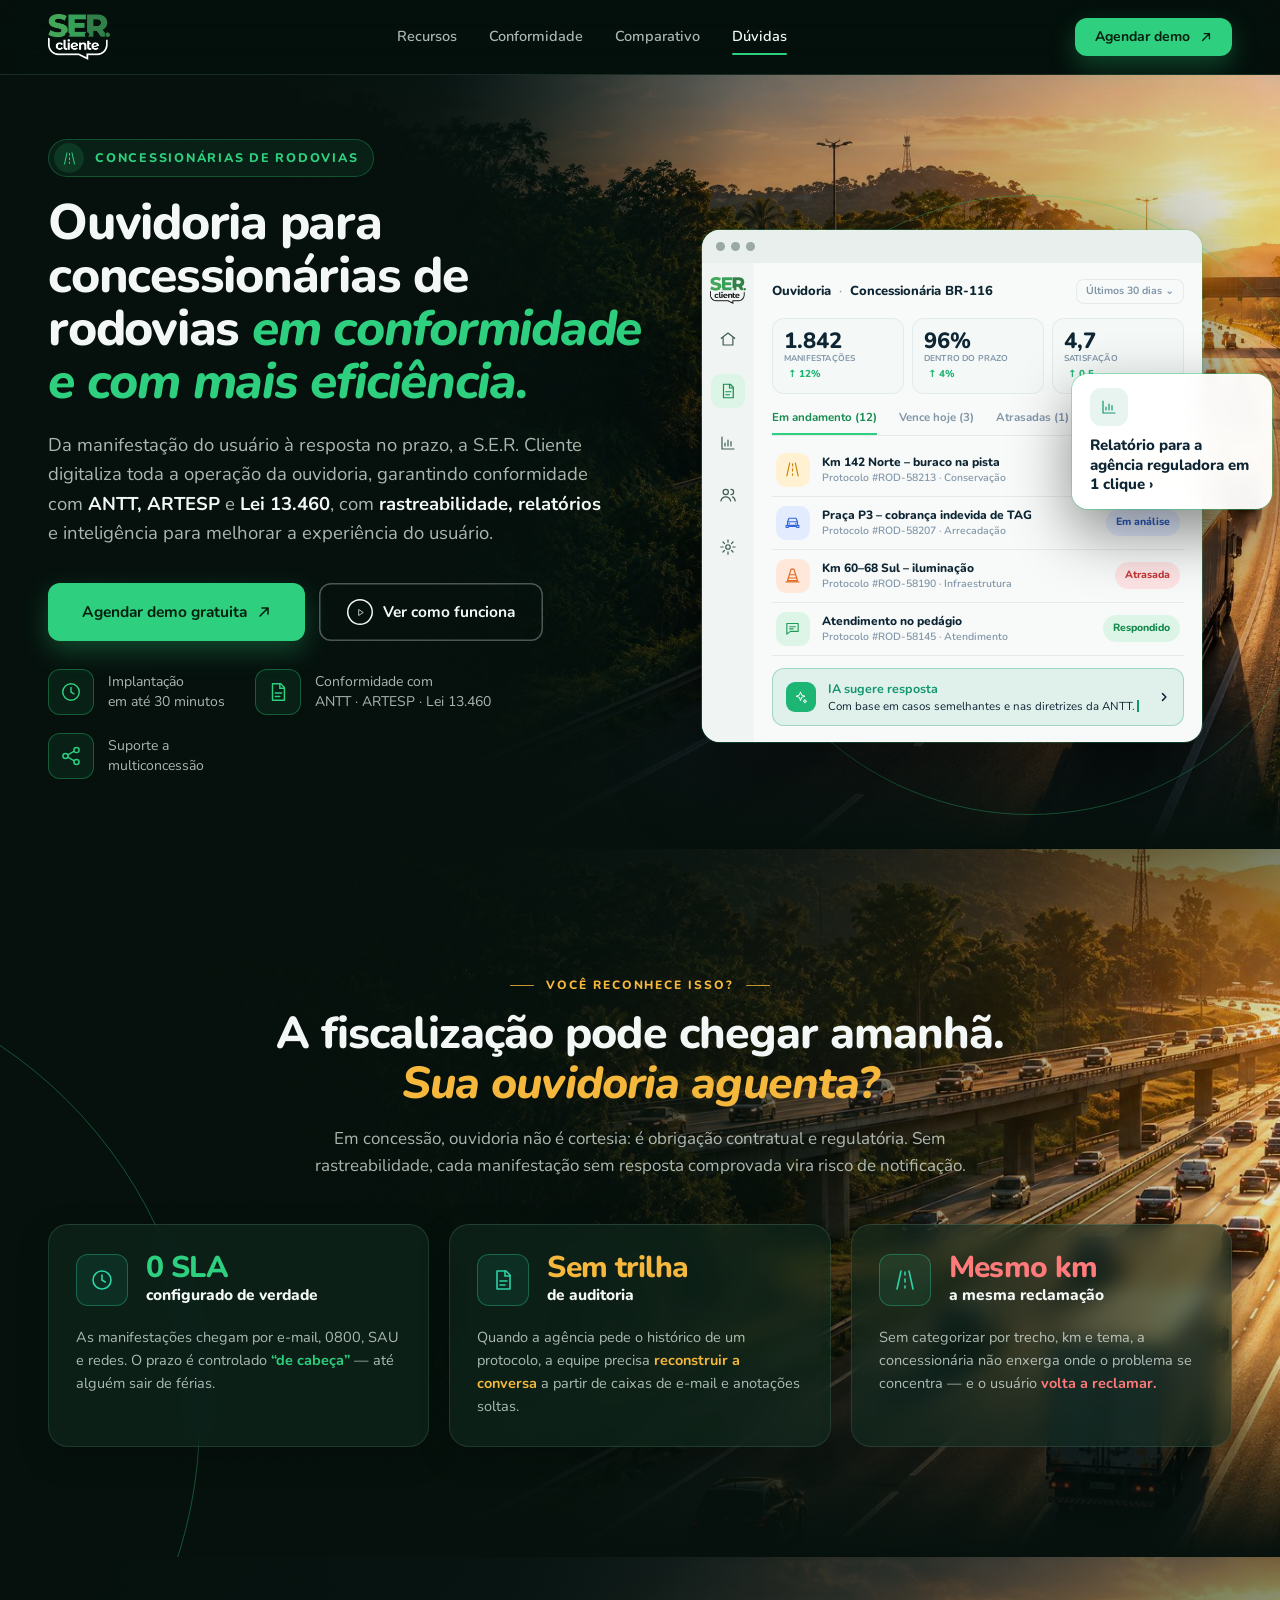
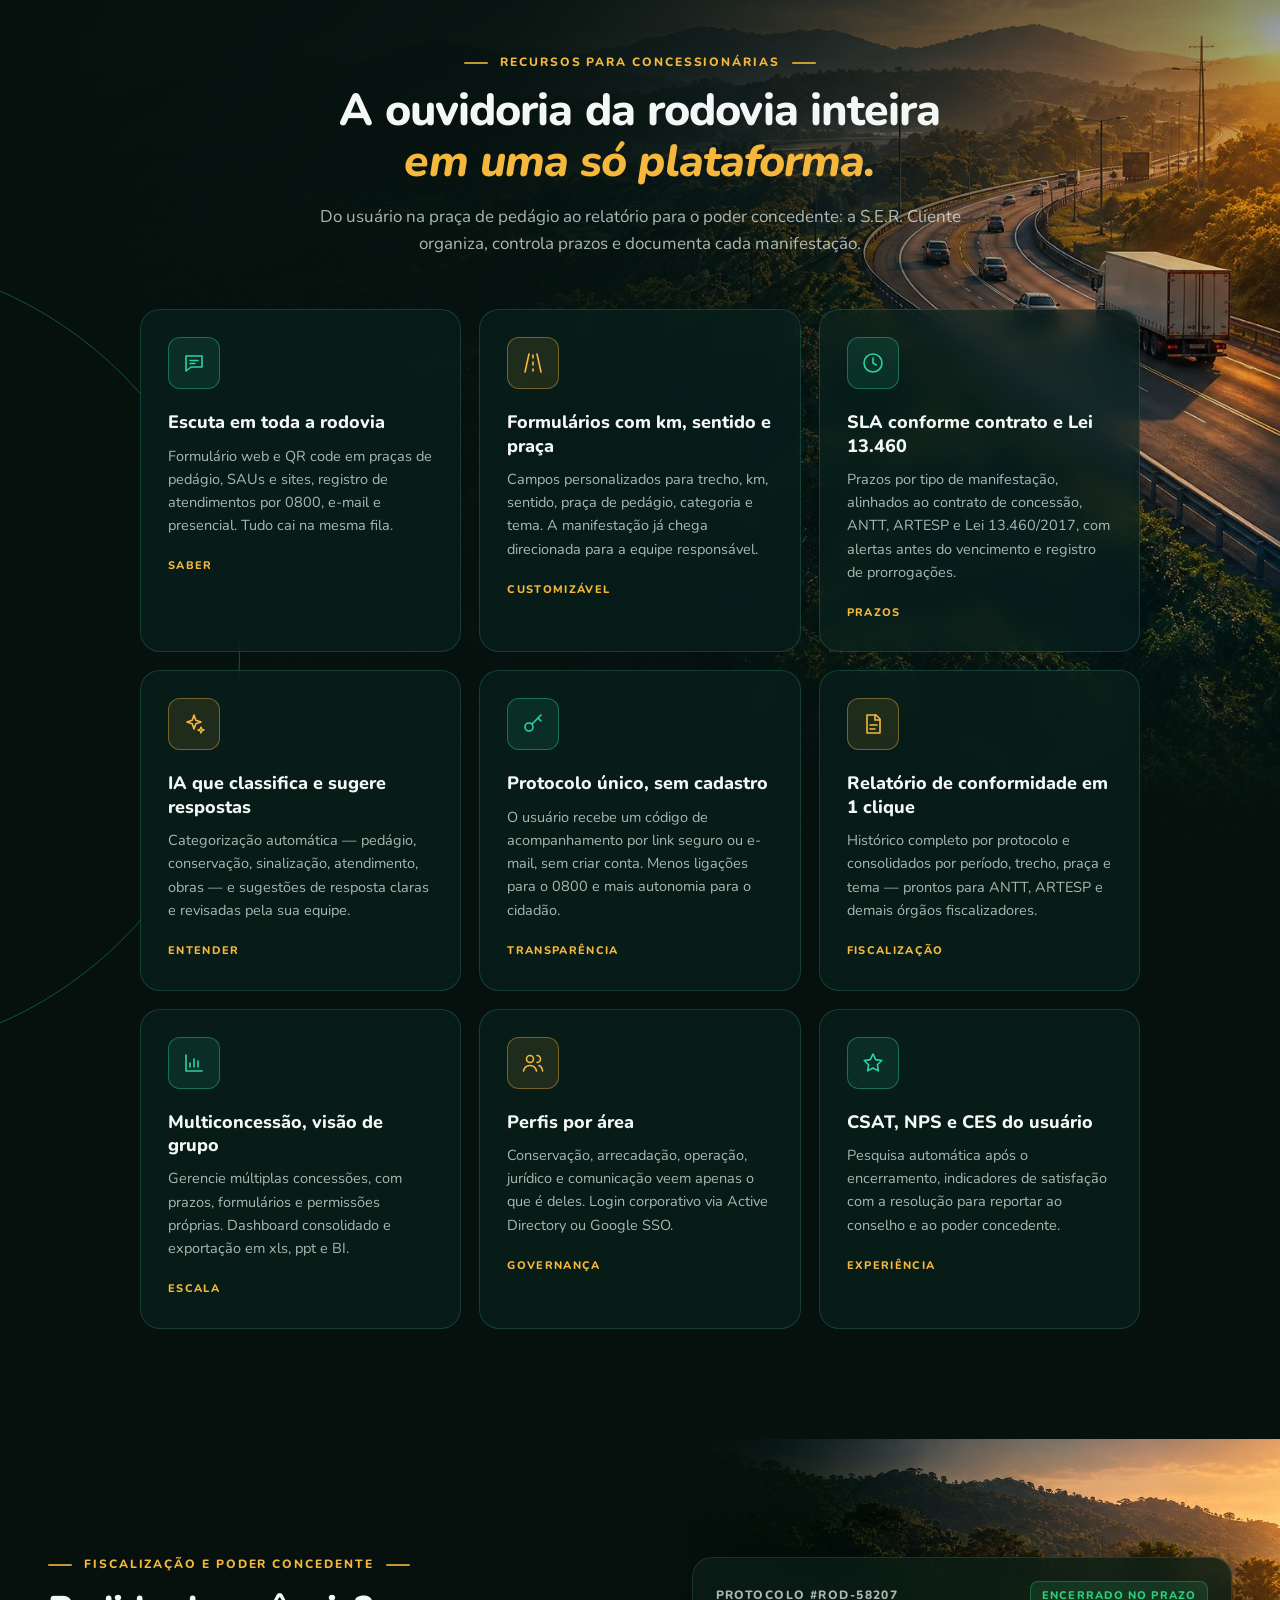
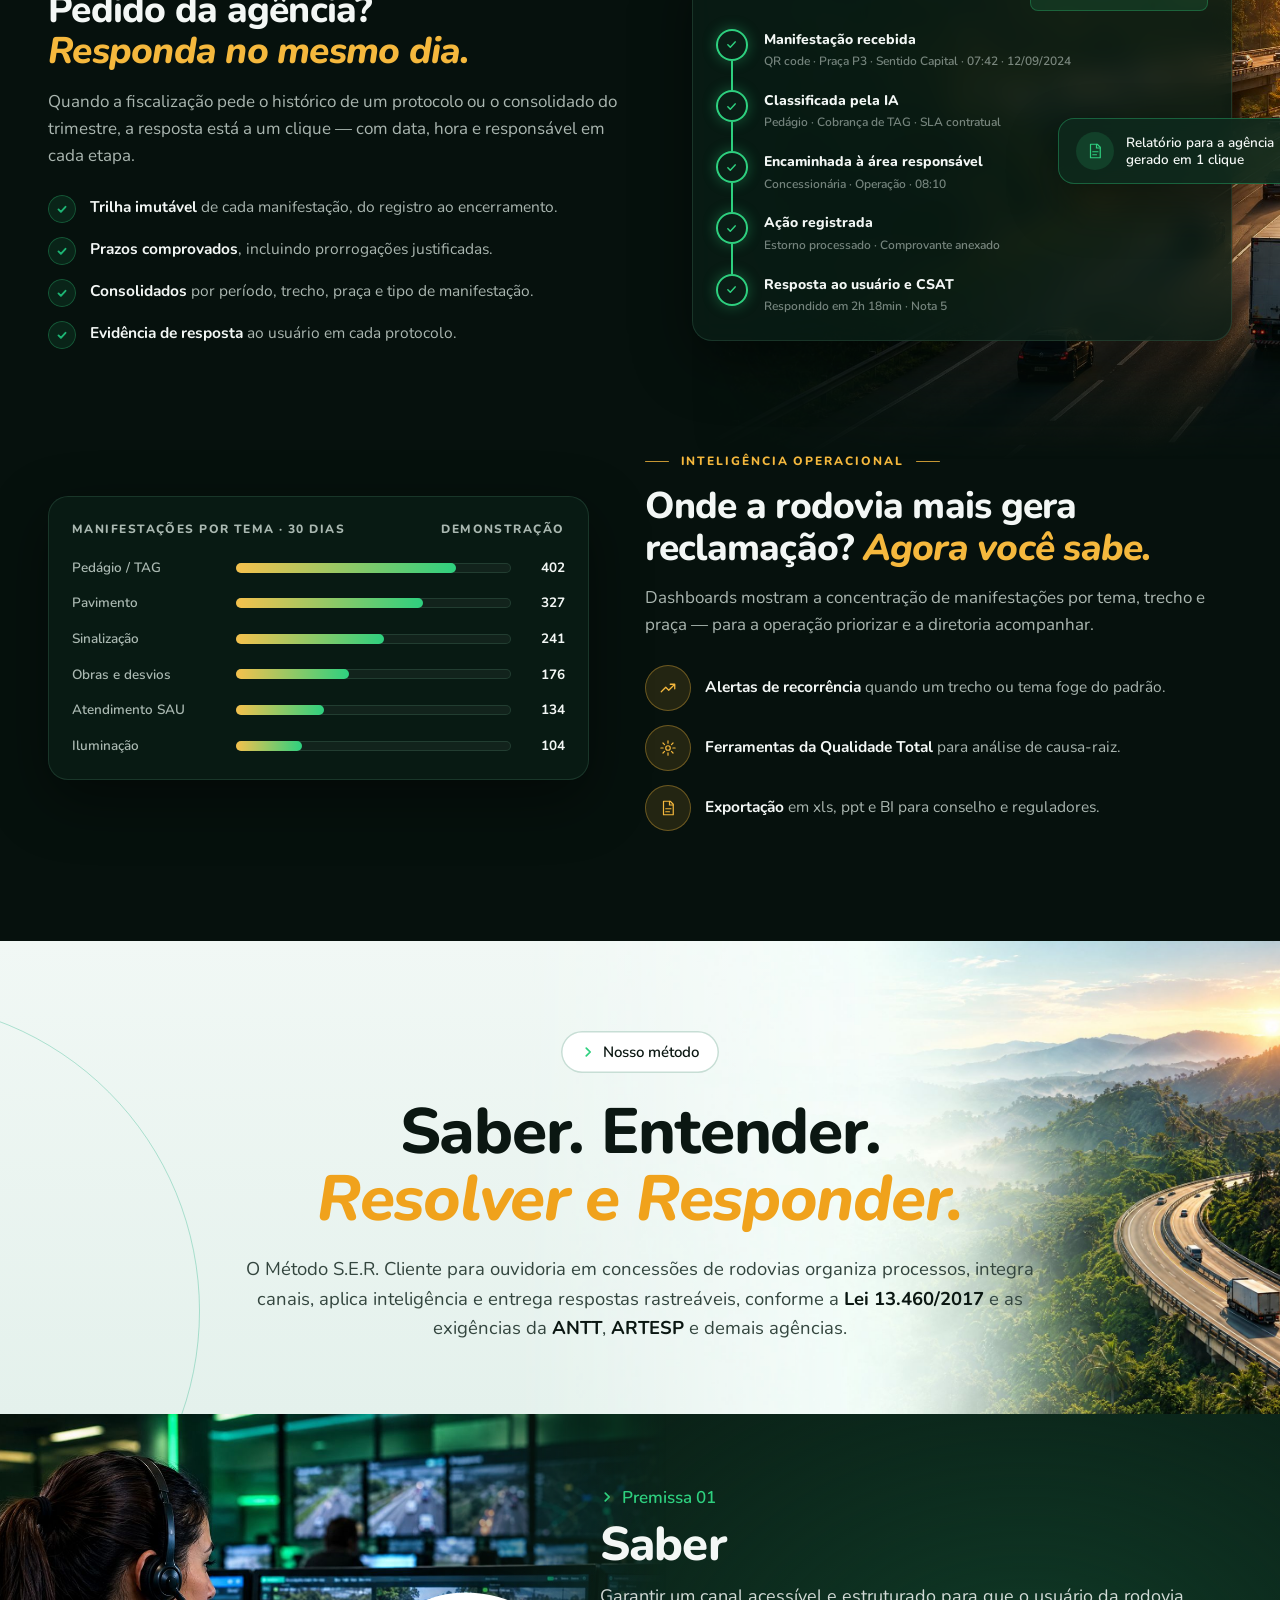
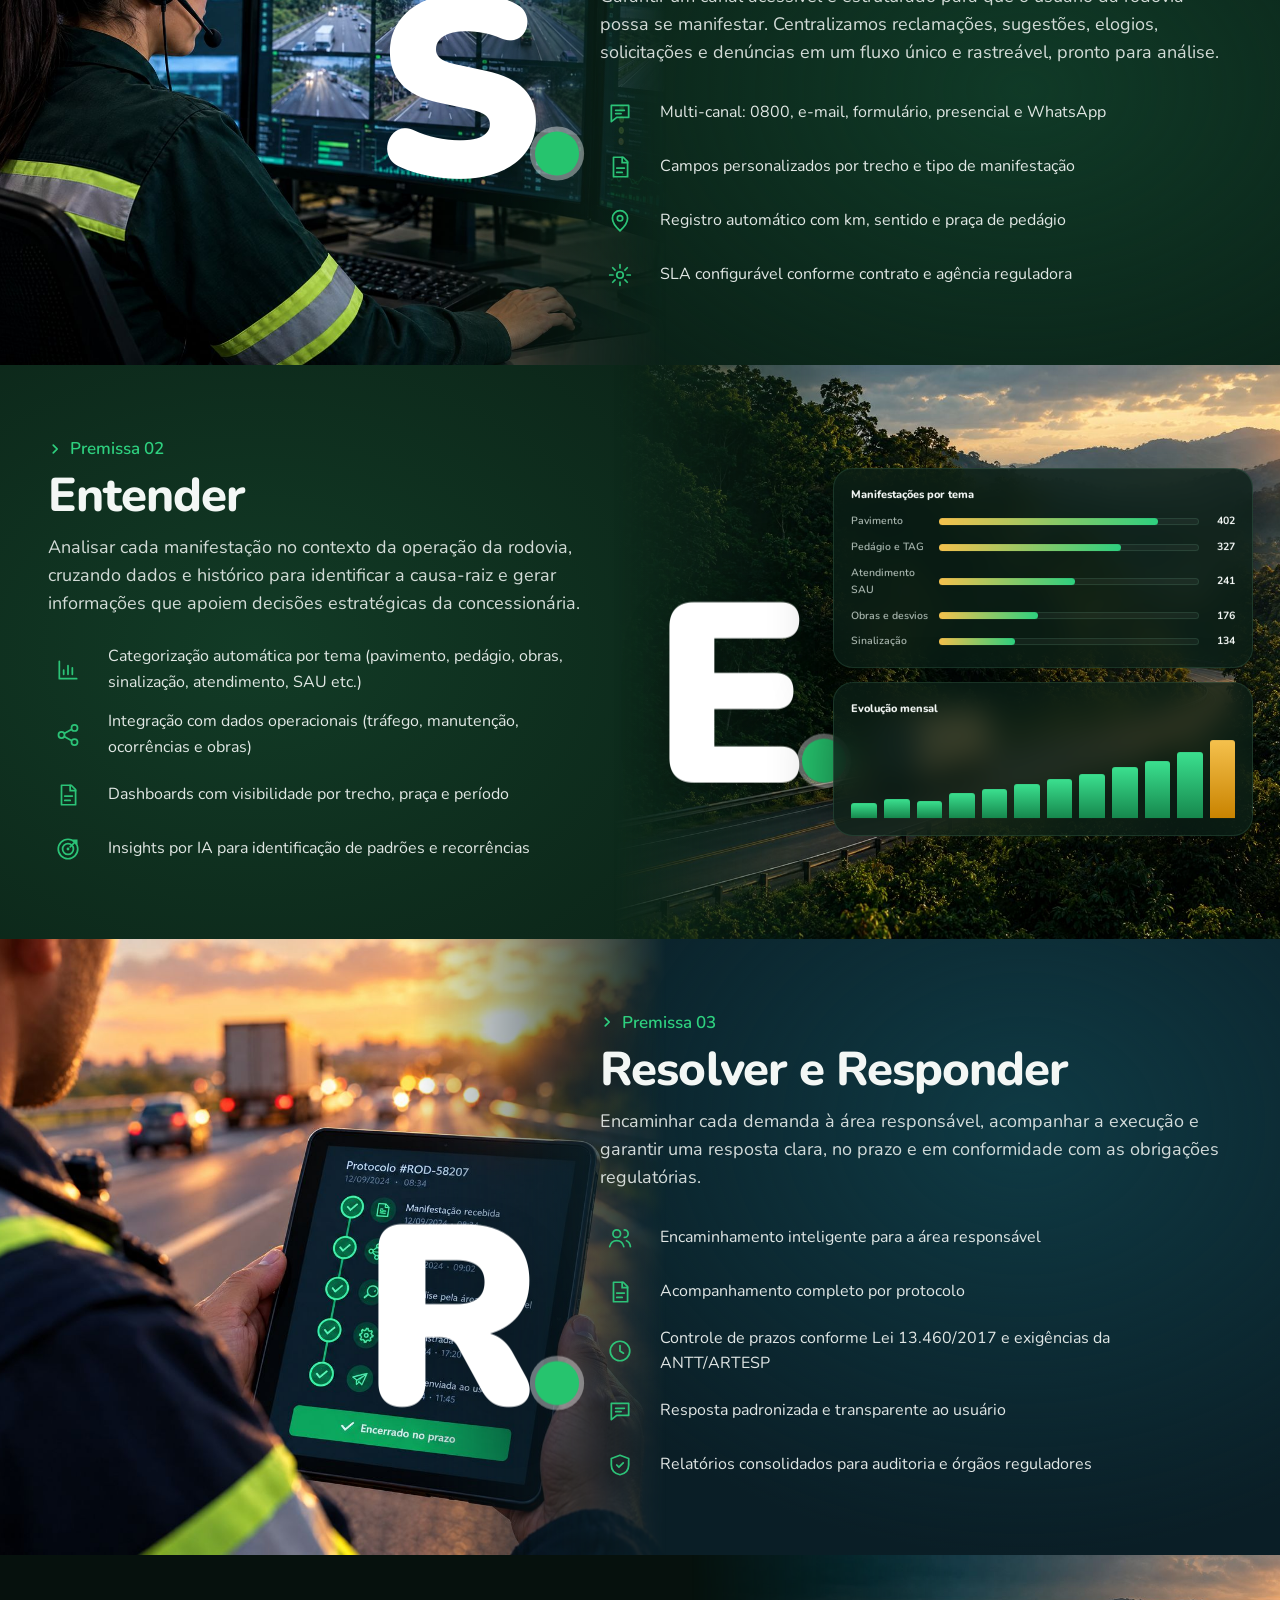
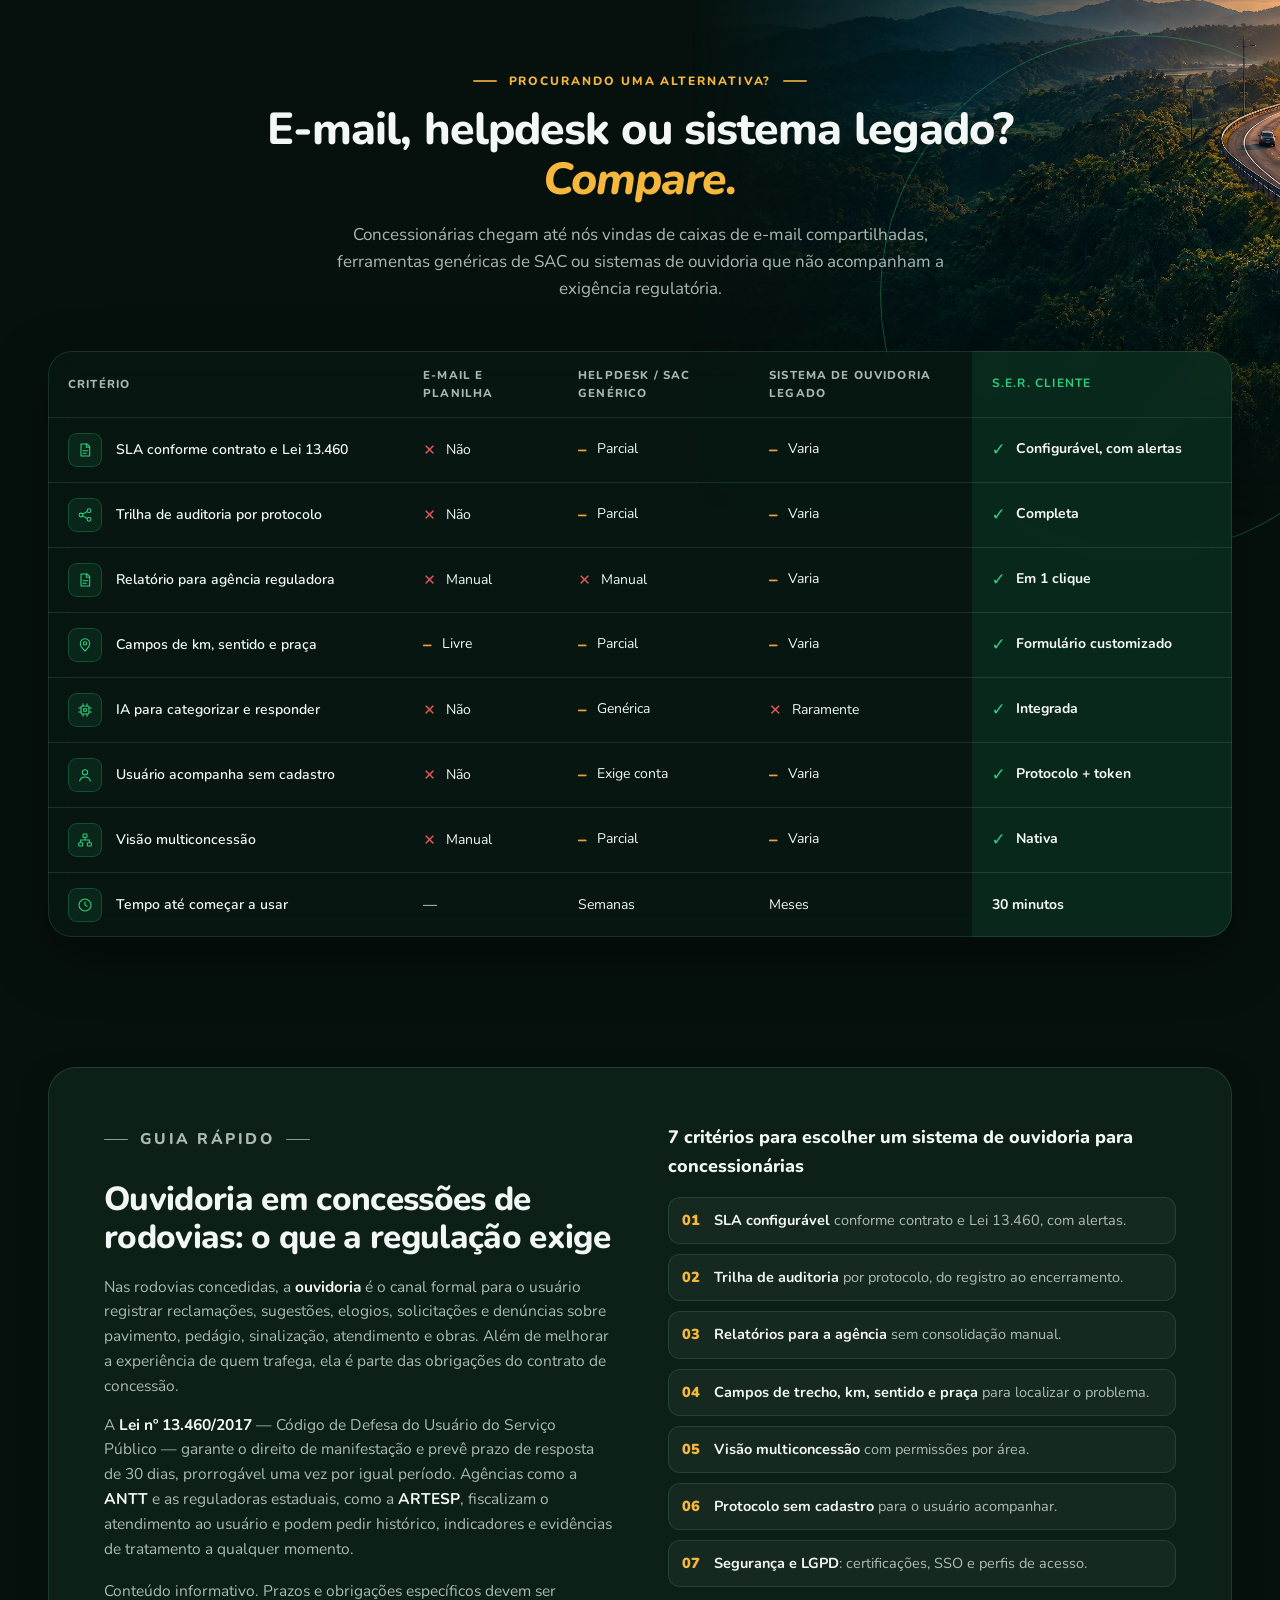
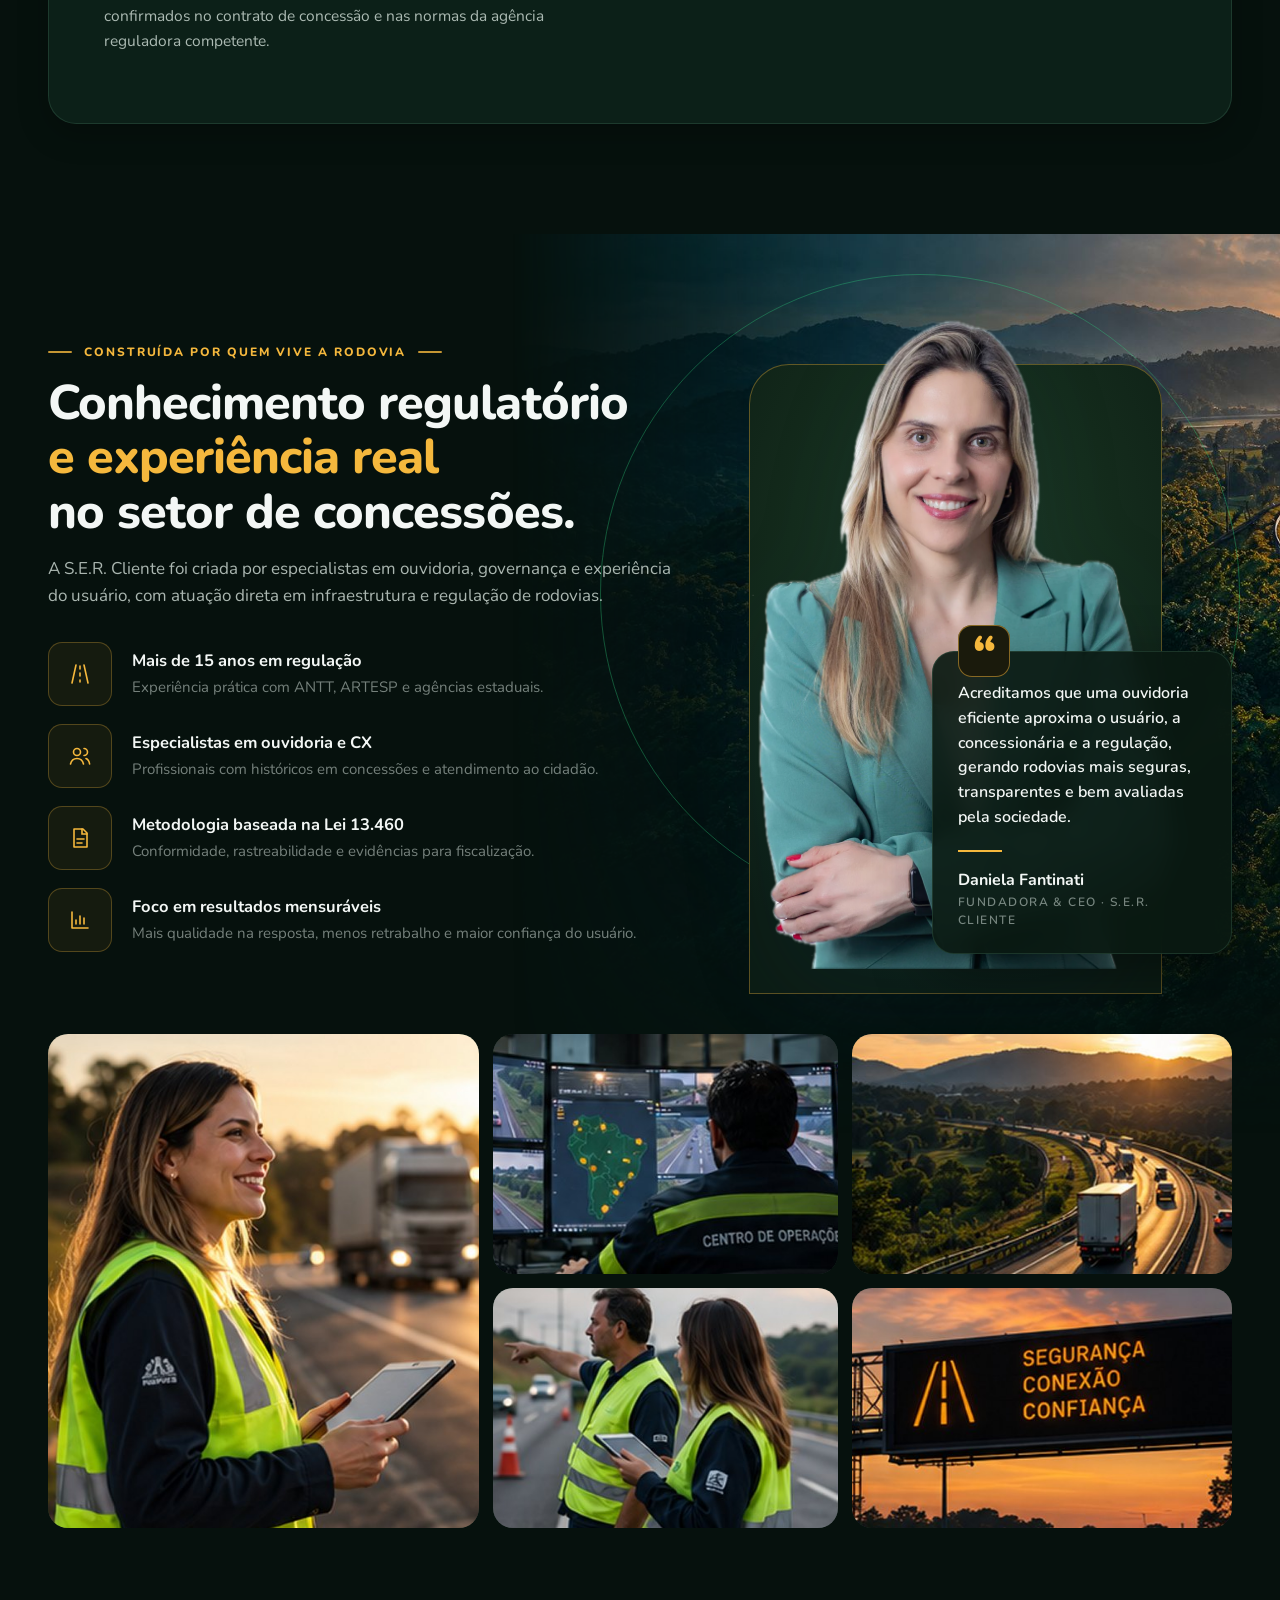
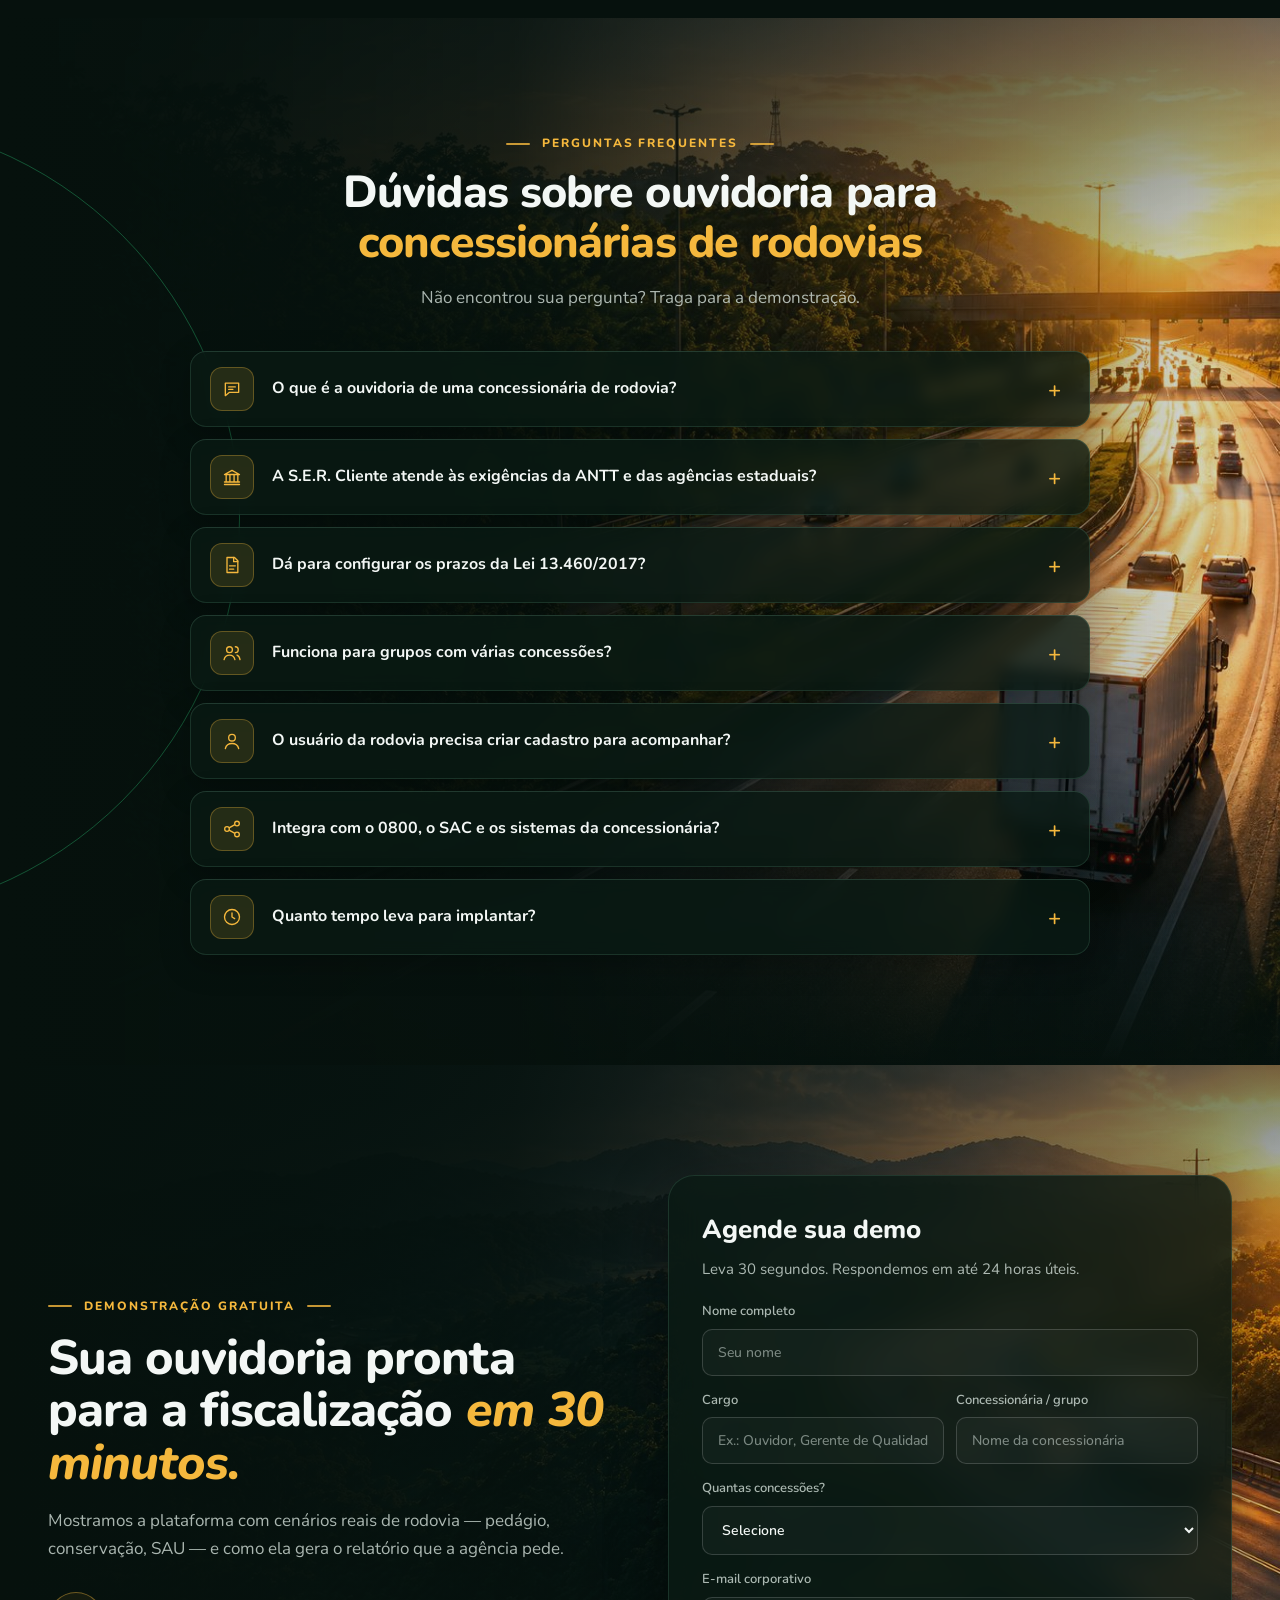
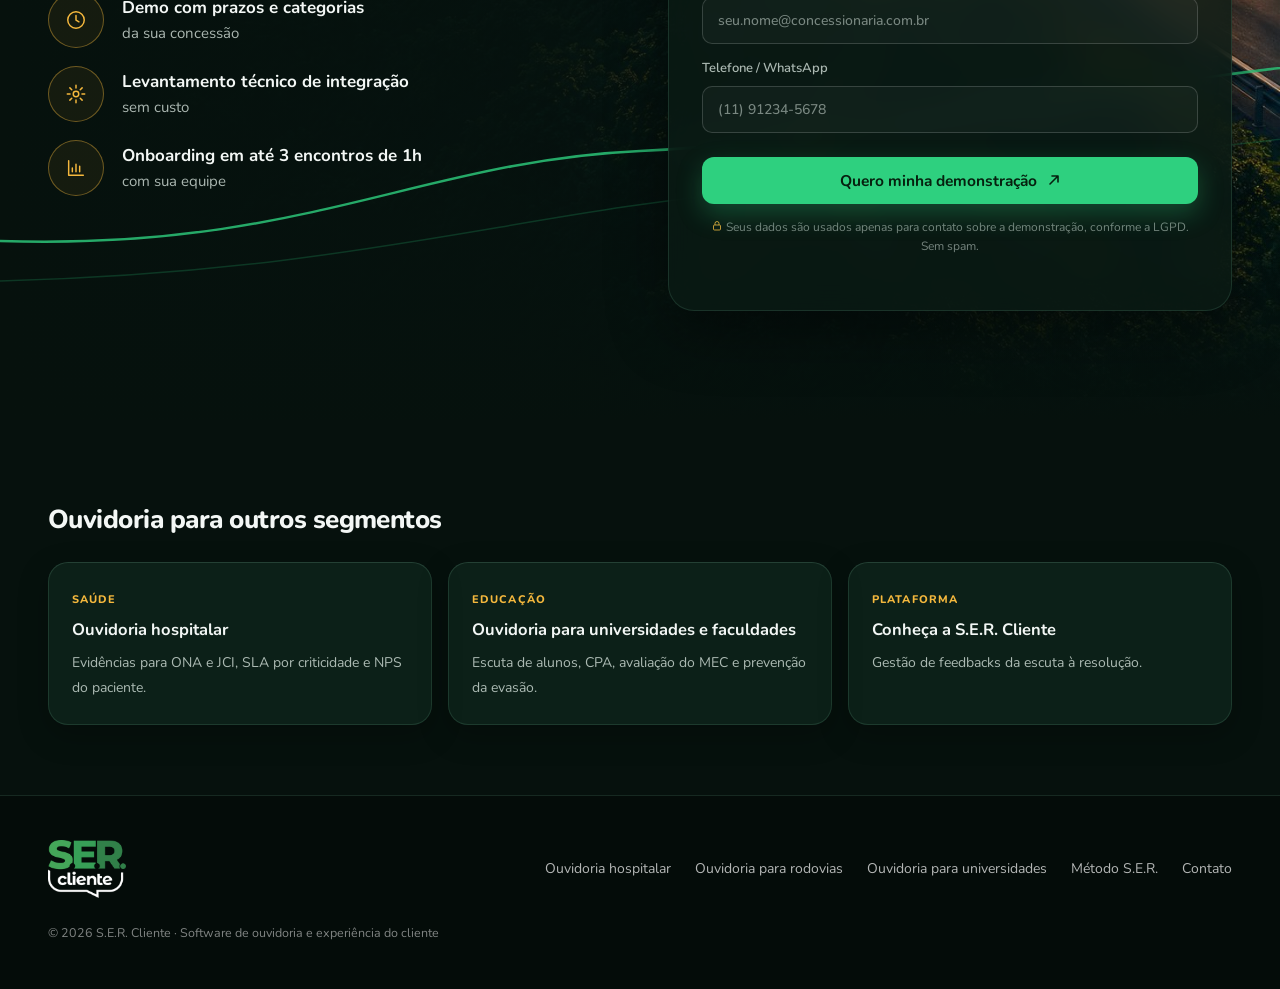
<file: ouvidoria-concessionarias-rodovias/index.html>
<!DOCTYPE html>
<html lang="pt-BR">
<head>
<meta charset="UTF-8">
<meta name="viewport" content="width=device-width, initial-scale=1.0">
<title>Ouvidoria para Concessionárias de Rodovias | S.E.R. Cliente</title>
<meta name="description" content="Software de ouvidoria para concessionárias de rodovias: SLA, trilha de auditoria e relatórios para ANTT, ARTESP e agências estaduais. Agende uma demo.">
<meta name="keywords" content="ouvidoria concessionária rodovia, sistema de ouvidoria para concessionárias, software de ouvidoria ANTT, ouvidoria rodoviária, ouvidoria ARTESP, Lei 13.460, gestão de reclamações de usuários de rodovias">
<link rel="canonical" href="https://sercliente.com.br/ouvidoria-concessionarias-rodovias/">
<link rel="alternate" hreflang="pt-BR" href="https://sercliente.com.br/ouvidoria-concessionarias-rodovias/">
<meta name="robots" content="index, follow, max-image-preview:large">
<meta name="theme-color" content="#06110D">

<meta property="og:type" content="website">
<meta property="og:locale" content="pt_BR">
<meta property="og:site_name" content="S.E.R. Cliente">
<meta property="og:title" content="Ouvidoria para concessionárias de rodovias, pronta para a ANTT | S.E.R. Cliente">
<meta property="og:description" content="Cada manifestação do usuário da rodovia com protocolo, prazo e evidência. SLA automático, IA e relatório de conformidade em 1 clique.">
<meta property="og:url" content="https://sercliente.com.br/ouvidoria-concessionarias-rodovias/">
<meta property="og:image" content="https://sercliente.com.br/assets/rodovias/hero.jpg">
<meta name="twitter:card" content="summary_large_image">

<link rel="preconnect" href="https://fonts.googleapis.com">
<link rel="preconnect" href="https://fonts.gstatic.com" crossorigin>
<link href="https://fonts.googleapis.com/css2?family=Nunito:ital,wght@0,400;0,600;0,700;0,800;0,900;1,500;1,600;1,700;1,800&display=swap" rel="stylesheet">
<link rel="stylesheet" href="../assets/lp-ser.css">
<link rel="preload" as="image" href="../assets/rodovias/hero.jpg">

<script type="application/ld+json">
{
  "@context": "https://schema.org",
  "@graph": [
    {
      "@type": "Organization",
      "@id": "https://sercliente.com.br/#org",
      "name": "S.E.R. Cliente",
      "url": "https://sercliente.com.br/",
      "founder": { "@type": "Person", "name": "Daniela Fantinati", "jobTitle": "Fundadora & CEO" }
    },
    {
      "@type": "WebPage",
      "@id": "https://sercliente.com.br/ouvidoria-concessionarias-rodovias/#webpage",
      "url": "https://sercliente.com.br/ouvidoria-concessionarias-rodovias/",
      "name": "Ouvidoria para Concessionárias de Rodovias | S.E.R. Cliente",
      "inLanguage": "pt-BR",
      "isPartOf": { "@id": "https://sercliente.com.br/#org" },
      "about": { "@id": "https://sercliente.com.br/ouvidoria-concessionarias-rodovias/#software" },
      "breadcrumb": { "@id": "https://sercliente.com.br/ouvidoria-concessionarias-rodovias/#breadcrumb" }
    },
    {
      "@type": "BreadcrumbList",
      "@id": "https://sercliente.com.br/ouvidoria-concessionarias-rodovias/#breadcrumb",
      "itemListElement": [
        { "@type": "ListItem", "position": 1, "name": "S.E.R. Cliente", "item": "https://sercliente.com.br/" },
        { "@type": "ListItem", "position": 2, "name": "Ouvidoria para concessionárias de rodovias", "item": "https://sercliente.com.br/ouvidoria-concessionarias-rodovias/" }
      ]
    },
    {
      "@type": "SoftwareApplication",
      "@id": "https://sercliente.com.br/ouvidoria-concessionarias-rodovias/#software",
      "name": "S.E.R. Cliente — Ouvidoria para Concessionárias de Rodovias",
      "applicationCategory": "BusinessApplication",
      "applicationSubCategory": "Software de ouvidoria",
      "operatingSystem": "Web, iOS, Android (navegador)",
      "description": "Plataforma SaaS de ouvidoria para concessionárias de rodovias, com SLA automático, trilha de auditoria e relatório de conformidade para ANTT e agências reguladoras estaduais, IA para categorização e respostas, e CSAT, NPS e CES pós-resolução.",
      "audience": { "@type": "BusinessAudience", "audienceType": "Concessionárias de rodovias e grupos de infraestrutura de transporte" },
      "featureList": "SLA configurável conforme contrato de concessão e Lei 13.460/2017; Trilha de auditoria completa; Relatório de conformidade em 1 clique; Formulários com trecho, km, sentido e praça de pedágio; IA para categorização e sugestão de resposta; Protocolo único e acesso por token; Dashboard multiconcessão; CSAT, NPS e CES; API REST; LGPD, ISO 27001 e SOC 2",
      "provider": { "@id": "https://sercliente.com.br/#org" }
    },
    {
      "@type": "FAQPage",
      "@id": "https://sercliente.com.br/ouvidoria-concessionarias-rodovias/#faq",
      "mainEntity": [
        { "@type": "Question", "name": "O que é a ouvidoria de uma concessionária de rodovia?",
          "acceptedAnswer": { "@type": "Answer", "text": "É o canal formal em que usuários da rodovia registram reclamações, sugestões, elogios, solicitações e denúncias sobre pavimento, pedágio, sinalização, atendimento e obras. A concessionária precisa tratar cada manifestação no prazo e manter registros que comprovem esse tratamento ao poder concedente e à agência reguladora." } },
        { "@type": "Question", "name": "A S.E.R. Cliente atende às exigências da ANTT e das agências estaduais?",
          "acceptedAnswer": { "@type": "Answer", "text": "A plataforma gera as evidências que a fiscalização pede: protocolo único, data e hora de cada etapa, responsável, prazo cumprido e resposta final, exportáveis em relatório de conformidade com um clique. Os prazos e categorias são configurados conforme o contrato de concessão de cada trecho." } },
        { "@type": "Question", "name": "Dá para configurar os prazos da Lei 13.460/2017?",
          "acceptedAnswer": { "@type": "Answer", "text": "Sim. O SLA é configurável por tipo de manifestação, incluindo o prazo de 30 dias prorrogável por igual período previsto na Lei 13.460/2017, ou prazos mais curtos definidos em contrato. Alertas avisam os responsáveis antes do vencimento." } },
        { "@type": "Question", "name": "Funciona para grupos com várias concessões?",
          "acceptedAnswer": { "@type": "Answer", "text": "Sim. Cada concessão opera com autonomia, com prazos, formulários e permissões próprios, e o grupo tem um dashboard consolidado com detalhe por concessão, trecho, praça e tema." } },
        { "@type": "Question", "name": "O usuário da rodovia precisa criar cadastro para acompanhar?",
          "acceptedAnswer": { "@type": "Answer", "text": "Não. Cada manifestação recebe um código de protocolo único e o usuário acompanha o andamento por um link seguro com token de acesso, sem login nem senha." } },
        { "@type": "Question", "name": "Integra com o 0800, o SAC e os sistemas da concessionária?",
          "acceptedAnswer": { "@type": "Answer", "text": "Atendimentos do 0800 e dos SAUs podem ser registrados na plataforma pela equipe, e a API REST documentada permite integração com CRM, ERP e outros sistemas. As integrações são avaliadas em um levantamento técnico gratuito no onboarding." } },
        { "@type": "Question", "name": "Quanto tempo leva para implantar?",
          "acceptedAnswer": { "@type": "Answer", "text": "O acesso à plataforma é liberado em 30 minutos e o onboarding é feito em até três encontros de 1 hora." } }
      ]
    }
  ]
}
</script>
</head>
<body class="t-road">

<svg width="0" height="0" style="position:absolute" aria-hidden="true">
  <defs>
    <symbol id="i-arrow" viewBox="0 0 14 14"><path d="M3 11L11 3M11 3H5M11 3V9" fill="none" stroke="currentColor" stroke-width="1.6" stroke-linecap="round" stroke-linejoin="round"/></symbol>
    <symbol id="i-check" viewBox="0 0 16 16"><path d="M3.5 8.4l3 3 6-6.6" fill="none" stroke="currentColor" stroke-width="1.8" stroke-linecap="round" stroke-linejoin="round"/></symbol>
    <symbol id="i-chat" viewBox="0 0 24 24"><path d="M4 5h16v11H9l-5 4z" fill="none" stroke="currentColor" stroke-width="1.6" stroke-linejoin="round"/><path d="M8 9.5h8M8 12.5h5" fill="none" stroke="currentColor" stroke-width="1.6" stroke-linecap="round"/></symbol>
    <symbol id="i-clock" viewBox="0 0 24 24"><circle cx="12" cy="12" r="9" fill="none" stroke="currentColor" stroke-width="1.6"/><path d="M12 7v5l3.2 2" fill="none" stroke="currentColor" stroke-width="1.6" stroke-linecap="round"/></symbol>
    <symbol id="i-shield" viewBox="0 0 24 24"><path d="M12 3l8 3v6c0 5-3.5 8-8 9-4.5-1-8-4-8-9V6z" fill="none" stroke="currentColor" stroke-width="1.6" stroke-linejoin="round"/><path d="M9 12l2 2 4-4" fill="none" stroke="currentColor" stroke-width="1.6" stroke-linecap="round" stroke-linejoin="round"/></symbol>
    <symbol id="i-ai" viewBox="0 0 24 24"><path d="M12 3l1.8 5.2L19 10l-5.2 1.8L12 17l-1.8-5.2L5 10l5.2-1.8z" fill="none" stroke="currentColor" stroke-width="1.6" stroke-linejoin="round"/><path d="M19 15l.8 2.2L22 18l-2.2.8L19 21l-.8-2.2L16 18l2.2-.8z" fill="none" stroke="currentColor" stroke-width="1.4" stroke-linejoin="round"/></symbol>
    <symbol id="i-building" viewBox="0 0 24 24"><path d="M4 21V5l8-2v18M12 8h8v13M2 21h20M7 8h2M7 12h2M7 16h2M15 12h2M15 16h2" fill="none" stroke="currentColor" stroke-width="1.6" stroke-linecap="round" stroke-linejoin="round"/></symbol>
    <symbol id="i-doc" viewBox="0 0 24 24"><path d="M6 3h9l4 4v14H6z" fill="none" stroke="currentColor" stroke-width="1.6" stroke-linejoin="round"/><path d="M14 3v5h5M9 13h7M9 17h5" fill="none" stroke="currentColor" stroke-width="1.6" stroke-linecap="round"/></symbol>
    <symbol id="i-key" viewBox="0 0 24 24"><circle cx="8" cy="15" r="4" fill="none" stroke="currentColor" stroke-width="1.6"/><path d="M11 12l9-9M17 6l3 3" fill="none" stroke="currentColor" stroke-width="1.6" stroke-linecap="round"/></symbol>
    <symbol id="i-star" viewBox="0 0 24 24"><path d="M12 3l2.7 5.6 6.1.9-4.4 4.3 1 6.1L12 17l-5.4 2.9 1-6.1-4.4-4.3 6.1-.9z" fill="none" stroke="currentColor" stroke-width="1.6" stroke-linejoin="round"/></symbol>
    <symbol id="i-users" viewBox="0 0 24 24"><circle cx="9" cy="8" r="3.5" fill="none" stroke="currentColor" stroke-width="1.6"/><path d="M2.5 20c.8-3.5 3.4-5.5 6.5-5.5s5.7 2 6.5 5.5M16 4.5a3.5 3.5 0 010 7M18 14.5c2 .7 3.2 2.6 3.6 5.5" fill="none" stroke="currentColor" stroke-width="1.6" stroke-linecap="round"/></symbol>
    <symbol id="i-plug" viewBox="0 0 24 24"><path d="M9 2v6M15 2v6M6 8h12v4a6 6 0 01-12 0zM12 18v4" fill="none" stroke="currentColor" stroke-width="1.6" stroke-linecap="round" stroke-linejoin="round"/></symbol>
    <symbol id="i-search" viewBox="0 0 24 24"><circle cx="11" cy="11" r="7" fill="none" stroke="currentColor" stroke-width="1.6"/><path d="M20 20l-4-4" fill="none" stroke="currentColor" stroke-width="1.6" stroke-linecap="round"/></symbol>
    <symbol id="i-heart" viewBox="0 0 24 24"><path d="M20.8 8.6a5 5 0 00-8.8-3.2 5 5 0 00-8.8 3.2c0 5.4 8.8 11.4 8.8 11.4s8.8-6 8.8-11.4z" fill="none" stroke="currentColor" stroke-width="1.6" stroke-linejoin="round"/><path d="M4 12h3.5l2-3 3 6 2-3H20" fill="none" stroke="currentColor" stroke-width="1.6" stroke-linecap="round" stroke-linejoin="round"/></symbol>
    <symbol id="i-qr" viewBox="0 0 24 24"><path d="M3 3h7v7H3zM14 3h7v7h-7zM3 14h7v7H3zM14 14h3v3h-3zM18 18h3v3h-3z" fill="none" stroke="currentColor" stroke-width="1.6" stroke-linejoin="round"/></symbol>
    <symbol id="i-cloud" viewBox="0 0 24 24"><path d="M7 18a4.5 4.5 0 01-.6-9 6 6 0 0111.4 1.6A3.8 3.8 0 0117.5 18z" fill="none" stroke="currentColor" stroke-width="1.6" stroke-linejoin="round"/></symbol>
    <symbol id="i-road" viewBox="0 0 24 24"><path d="M8 3L4 21M16 3l4 18M12 4v3M12 11v3M12 18v2" fill="none" stroke="currentColor" stroke-width="1.6" stroke-linecap="round"/></symbol>
    <symbol id="i-cap" viewBox="0 0 24 24"><path d="M2 9l10-5 10 5-10 5z" fill="none" stroke="currentColor" stroke-width="1.6" stroke-linejoin="round"/><path d="M6 11v5c3 2.5 9 2.5 12 0v-5M22 9v6" fill="none" stroke="currentColor" stroke-width="1.6" stroke-linecap="round"/></symbol>
    <symbol id="i-book" viewBox="0 0 24 24"><path d="M3 4h6a3 3 0 013 3v13a2.5 2.5 0 00-2.5-2.5H3zM21 4h-6a3 3 0 00-3 3v13a2.5 2.5 0 012.5-2.5H21z" fill="none" stroke="currentColor" stroke-width="1.6" stroke-linejoin="round"/></symbol>
    <symbol id="i-trophy" viewBox="0 0 24 24"><path d="M7 4h10v5a5 5 0 01-10 0zM7 6H4a3 3 0 003 4M17 6h3a3 3 0 01-3 4M12 14v4M8 21h8M9 18h6" fill="none" stroke="currentColor" stroke-width="1.6" stroke-linecap="round" stroke-linejoin="round"/></symbol>
    <symbol id="i-brief" viewBox="0 0 24 24"><rect x="3" y="7" width="18" height="13" rx="2" fill="none" stroke="currentColor" stroke-width="1.6"/><path d="M9 7V5a2 2 0 012-2h2a2 2 0 012 2v2M3 12.5h18" fill="none" stroke="currentColor" stroke-width="1.6"/></symbol>
    <symbol id="i-play" viewBox="0 0 24 24"><path d="M8 5.5v13l10-6.5z" fill="none" stroke="currentColor" stroke-width="1.6" stroke-linejoin="round"/></symbol>
    <symbol id="i-phone" viewBox="0 0 24 24"><path d="M5 3h4l2 5-2.5 1.5a11 11 0 006 6L16 13l5 2v4a2 2 0 01-2 2A16 16 0 013 5a2 2 0 012-2z" fill="none" stroke="currentColor" stroke-width="1.6" stroke-linejoin="round"/></symbol>
    <symbol id="i-mail" viewBox="0 0 24 24"><rect x="3" y="5" width="18" height="14" rx="2" fill="none" stroke="currentColor" stroke-width="1.6"/><path d="M3.5 6.5L12 13l8.5-6.5" fill="none" stroke="currentColor" stroke-width="1.6" stroke-linejoin="round"/></symbol>
    <symbol id="i-user" viewBox="0 0 24 24"><circle cx="12" cy="8" r="4" fill="none" stroke="currentColor" stroke-width="1.6"/><path d="M4 21c1-4 4-6 8-6s7 2 8 6" fill="none" stroke="currentColor" stroke-width="1.6" stroke-linecap="round"/></symbol>
    <symbol id="i-gear" viewBox="0 0 24 24"><circle cx="12" cy="12" r="3" fill="none" stroke="currentColor" stroke-width="1.6"/><path d="M12 2.5v3M12 18.5v3M2.5 12h3M18.5 12h3M5.3 5.3l2.1 2.1M16.6 16.6l2.1 2.1M5.3 18.7l2.1-2.1M16.6 7.4l2.1-2.1" fill="none" stroke="currentColor" stroke-width="1.6" stroke-linecap="round"/></symbol>
    <symbol id="i-chart" viewBox="0 0 24 24"><path d="M4 20V4M4 20h16M8 16v-4M12 16V8M16 16v-6" fill="none" stroke="currentColor" stroke-width="1.6" stroke-linecap="round"/></symbol>
    <symbol id="i-bell" viewBox="0 0 24 24"><path d="M6 16V11a6 6 0 0112 0v5l1.5 2h-15zM10 20.5a2 2 0 004 0" fill="none" stroke="currentColor" stroke-width="1.6" stroke-linejoin="round"/></symbol>
    <symbol id="i-eye" viewBox="0 0 24 24"><path d="M2 12s3.5-6.5 10-6.5S22 12 22 12s-3.5 6.5-10 6.5S2 12 2 12z" fill="none" stroke="currentColor" stroke-width="1.6"/><circle cx="12" cy="12" r="3" fill="none" stroke="currentColor" stroke-width="1.6"/></symbol>
    <symbol id="i-alert" viewBox="0 0 24 24"><path d="M12 3l10 17H2zM12 10v4M12 17v.5" fill="none" stroke="currentColor" stroke-width="1.6" stroke-linecap="round" stroke-linejoin="round"/></symbol>
    <symbol id="i-headset" viewBox="0 0 24 24"><path d="M4 14v-2a8 8 0 0116 0v2M4 14h3v5H5a1 1 0 01-1-1zM20 14h-3v5h2a1 1 0 001-1z" fill="none" stroke="currentColor" stroke-width="1.6" stroke-linejoin="round"/></symbol>
    <symbol id="i-lock" viewBox="0 0 24 24"><rect x="5" y="10" width="14" height="10" rx="2" fill="none" stroke="currentColor" stroke-width="1.6"/><path d="M8 10V7a4 4 0 018 0v3" fill="none" stroke="currentColor" stroke-width="1.6"/></symbol>
    <symbol id="i-pin" viewBox="0 0 24 24"><path d="M12 21s7-6.2 7-11.5A7 7 0 005 9.5C5 14.8 12 21 12 21z" fill="none" stroke="currentColor" stroke-width="1.6" stroke-linejoin="round"/><circle cx="12" cy="9.5" r="2.5" fill="none" stroke="currentColor" stroke-width="1.6"/></symbol>
    <symbol id="i-share" viewBox="0 0 24 24"><circle cx="6" cy="12" r="2.8" fill="none" stroke="currentColor" stroke-width="1.6"/><circle cx="18" cy="5.5" r="2.8" fill="none" stroke="currentColor" stroke-width="1.6"/><circle cx="18" cy="18.5" r="2.8" fill="none" stroke="currentColor" stroke-width="1.6"/><path d="M8.5 10.7l7-3.9M8.5 13.3l7 3.9" fill="none" stroke="currentColor" stroke-width="1.6"/></symbol>
    <symbol id="i-target" viewBox="0 0 24 24"><circle cx="12" cy="12" r="9" fill="none" stroke="currentColor" stroke-width="1.6"/><circle cx="12" cy="12" r="5" fill="none" stroke="currentColor" stroke-width="1.6"/><circle cx="12" cy="12" r="1.3" fill="currentColor"/><path d="M14 10l6-6M17 4h3v3" fill="none" stroke="currentColor" stroke-width="1.6" stroke-linecap="round"/></symbol>
    <symbol id="i-bank" viewBox="0 0 24 24"><path d="M3 9l9-5 9 5zM5 9v9M9.5 9v9M14.5 9v9M19 9v9M3 21h18M3 18h18" fill="none" stroke="currentColor" stroke-width="1.6" stroke-linejoin="round" stroke-linecap="round"/></symbol>
    <symbol id="i-plane" viewBox="0 0 24 24"><path d="M2.5 13.5l7 1.5 3.5 6h2l-1.5-6 5.5-1c1.5-.3 2.5-1.3 2.5-2.5s-1-2.2-2.5-2l-5.5.5L9 3H7l2 7-4.5.5L3 8H1.5l1 5.5z" fill="none" stroke="currentColor" stroke-width="1.5" stroke-linejoin="round"/></symbol>
    <symbol id="i-trend" viewBox="0 0 24 24"><path d="M3 17l6-6 4 4 8-8M15 7h6v6" fill="none" stroke="currentColor" stroke-width="1.7" stroke-linecap="round" stroke-linejoin="round"/></symbol>
    <symbol id="i-db" viewBox="0 0 24 24"><ellipse cx="12" cy="5.5" rx="7.5" ry="2.8" fill="none" stroke="currentColor" stroke-width="1.6"/><path d="M4.5 5.5v13c0 1.5 3.4 2.8 7.5 2.8s7.5-1.3 7.5-2.8v-13M4.5 12c0 1.5 3.4 2.8 7.5 2.8s7.5-1.3 7.5-2.8" fill="none" stroke="currentColor" stroke-width="1.6"/></symbol>
    <symbol id="i-screen" viewBox="0 0 24 24"><rect x="3" y="4" width="18" height="12" rx="1.5" fill="none" stroke="currentColor" stroke-width="1.6"/><path d="M9 20h6M12 16v4" fill="none" stroke="currentColor" stroke-width="1.6" stroke-linecap="round"/></symbol>
    <symbol id="i-org" viewBox="0 0 24 24"><rect x="9" y="3" width="6" height="5" rx="1" fill="none" stroke="currentColor" stroke-width="1.6"/><rect x="2.5" y="16" width="6" height="5" rx="1" fill="none" stroke="currentColor" stroke-width="1.6"/><rect x="15.5" y="16" width="6" height="5" rx="1" fill="none" stroke="currentColor" stroke-width="1.6"/><path d="M12 8v4M5.5 16v-4h13v4" fill="none" stroke="currentColor" stroke-width="1.6"/></symbol>
    <symbol id="i-chev" viewBox="0 0 16 16"><path d="M6 3.5l4.5 4.5L6 12.5" fill="none" stroke="currentColor" stroke-width="2" stroke-linecap="round" stroke-linejoin="round"/></symbol>
    <symbol id="i-down" viewBox="0 0 24 24"><path d="M5 9l7 7 7-7" fill="none" stroke="currentColor" stroke-width="1.6" stroke-linecap="round" stroke-linejoin="round"/></symbol>
    <symbol id="i-cal" viewBox="0 0 24 24"><rect x="3.5" y="5" width="17" height="15.5" rx="2" fill="none" stroke="currentColor" stroke-width="1.6"/><path d="M3.5 10h17M8 3v4M16 3v4" fill="none" stroke="currentColor" stroke-width="1.6" stroke-linecap="round"/></symbol>
    <symbol id="i-cone" viewBox="0 0 24 24"><path d="M10 3h4l5 16H5zM7.5 11h9M6 15.5h12M3 21h18" fill="none" stroke="currentColor" stroke-width="1.6" stroke-linejoin="round" stroke-linecap="round"/></symbol>
    <symbol id="i-car" viewBox="0 0 24 24"><path d="M5 16V11l2-5h10l2 5v5M3 16h18v3h-3v-1.5H6V19H3zM5 11h14" fill="none" stroke="currentColor" stroke-width="1.6" stroke-linejoin="round"/><circle cx="7.5" cy="13.5" r="1" fill="currentColor"/><circle cx="16.5" cy="13.5" r="1" fill="currentColor"/></symbol>
    <symbol id="i-home" viewBox="0 0 24 24"><path d="M3 11l9-7 9 7M5.5 9.5V20h13V9.5" fill="none" stroke="currentColor" stroke-width="1.6" stroke-linejoin="round" stroke-linecap="round"/></symbol>
    <symbol id="i-cpu" viewBox="0 0 24 24"><rect x="6" y="6" width="12" height="12" rx="2" fill="none" stroke="currentColor" stroke-width="1.6"/><path d="M9 2.5V6M15 2.5V6M9 18v3.5M15 18v3.5M2.5 9H6M2.5 15H6M18 9h3.5M18 15h3.5M10 10h4v4h-4z" fill="none" stroke="currentColor" stroke-width="1.6" stroke-linecap="round"/></symbol>
    <symbol id="i-quote" viewBox="0 0 24 24"><path d="M4 18v-5c0-4 2-7 6-8l.7 1.6C8.6 7.6 7.6 9.2 7.5 11H10v7zM14 18v-5c0-4 2-7 6-8l.7 1.6c-2.1 1-3.1 2.6-3.2 4.4H20v7z" fill="currentColor"/></symbol>
  </defs>
</svg>

<div class="progress" aria-hidden="true"></div>

<header class="nav">
  <a class="logo" href="/" aria-label="S.E.R. Cliente — página inicial"><img src="../assets/brand/ser-cliente-logo-branco.png" width="242" height="180" alt="S.E.R. Cliente"></a>
  <nav class="nav-links" aria-label="Seções">
    <a href="#recursos">Recursos</a>
    <a href="#conformidade">Conformidade</a>
    <a href="#comparativo">Comparativo</a>
    <a href="#faq">Dúvidas</a>
  </nav>
  <a class="btn btn-primary btn-sm" href="#demo">Agendar demo <svg width="12" height="12"><use href="#i-arrow"/></svg></a>
</header>

<main>
<!-- ══════════ HERO ══════════ -->
<section class="hero" aria-labelledby="h1" style="padding:64px 0 70px">
  <div class="hero-bg" style="--img:url('../assets/rodovias/hero.jpg')" role="img" aria-label="Rodovia concedida ao pôr do sol, com caminhão e tráfego"></div>
  <div class="wrap hero-grid">
    <div class="hero-copy">
      <nav class="crumbs sr-only" aria-label="Você está em">
        <ol><li><a href="/">S.E.R. Cliente</a></li><li aria-current="page">Ouvidoria para concessionárias de rodovias</li></ol>
      </nav>
      <div class="badge in d1"><i><svg width="15" height="15"><use href="#i-road"/></svg></i>Concessionárias de rodovias</div>
      <h1 id="h1" class="in d2">Ouvidoria para concessionárias de rodovias <em>em conformidade e com mais eficiência.</em></h1>
      <p class="hero-sub in d3">Da manifestação do usuário à resposta no prazo, a S.E.R. Cliente digitaliza toda a operação da ouvidoria, garantindo conformidade com <strong>ANTT, ARTESP</strong> e <strong>Lei 13.460</strong>, com <strong>rastreabilidade, relatórios</strong> e inteligência para melhorar a experiência do usuário.</p>
      <div class="hero-actions in d4">
        <a class="btn btn-primary" href="#demo" style="padding:18px 34px">Agendar demo gratuita <svg width="14" height="14"><use href="#i-arrow"/></svg></a>
        <a class="btn btn-ghost" href="#metodo"><span class="play"><svg width="11" height="11"><use href="#i-play"/></svg></span>Ver como funciona</a>
      </div>
      <ul class="hero-pts in d5">
        <li><i><svg width="22" height="22"><use href="#i-clock"/></svg></i><span>Implantação<br>em até 30 minutos</span></li>
        <li><i><svg width="22" height="22"><use href="#i-doc"/></svg></i><span>Conformidade com<br>ANTT · ARTESP · Lei 13.460</span></li>
        <li><i><svg width="22" height="22"><use href="#i-share"/></svg></i><span>Suporte a<br>multiconcessão</span></li>
      </ul>
    </div>

    <div class="hero-media" style="height:470px">
      <div class="mock app light in d6" role="img" aria-label="Painel da ouvidoria da concessionária com manifestações por km, praça e prazo">
        <div class="app-top"><i></i><i></i><i></i></div>
        <div class="app-body">
          <div class="app-side">
            <img src="../assets/brand/ser-cliente-logo.png" width="242" height="180" alt="">
            <span><svg width="18" height="18"><use href="#i-home"/></svg></span>
            <span class="on"><svg width="18" height="18"><use href="#i-doc"/></svg></span>
            <span><svg width="18" height="18"><use href="#i-chart"/></svg></span>
            <span><svg width="18" height="18"><use href="#i-users"/></svg></span>
            <span><svg width="18" height="18"><use href="#i-gear"/></svg></span>
          </div>
          <div class="app-main">
            <div class="mock-bar"><span class="mock-title">Ouvidoria <span style="color:var(--ink-3);font-weight:600">·</span> Concessionária BR-116</span><span class="pick">Últimos 30 dias ⌄</span></div>
            <div class="mock-kpis">
              <div class="mock-kpi"><b data-count="1842">1.842</b><span>Manifestações</span><small>↑ 12%</small></div>
              <div class="mock-kpi"><b><span data-count="96">96</span>%</b><span>Dentro do prazo</span><small>↑ 4%</small></div>
              <div class="mock-kpi"><b>4,7</b><span>Satisfação</span><small>↑ 0,5</small></div>
            </div>
            <div class="app-tabs"><span class="on">Em andamento (12)</span><span>Vence hoje (3)</span><span>Atrasadas (1)</span></div>
            <div class="mock-rows">
              <div class="mock-row"><span class="mock-ico y"><svg width="17" height="17"><use href="#i-road"/></svg></span><p>Km 142 Norte – buraco na pista<small>Protocolo #ROD-58213 · Conservação</small></p><span class="chip chip-warn">Vence em 6h</span></div>
              <div class="mock-row"><span class="mock-ico b"><svg width="17" height="17"><use href="#i-car"/></svg></span><p>Praça P3 – cobrança indevida de TAG<small>Protocolo #ROD-58207 · Arrecadação</small></p><span class="chip chip-info">Em análise</span></div>
              <div class="mock-row"><span class="mock-ico o"><svg width="17" height="17"><use href="#i-cone"/></svg></span><p>Km 60–68 Sul – iluminação<small>Protocolo #ROD-58190 · Infraestrutura</small></p><span class="chip chip-risk">Atrasada</span></div>
              <div class="mock-row"><span class="mock-ico g"><svg width="17" height="17"><use href="#i-chat"/></svg></span><p>Atendimento no pedágio<small>Protocolo #ROD-58145 · Atendimento</small></p><span class="chip chip-ok">Respondido</span></div>
            </div>
            <div class="mock-ai"><span class="mock-ai-ico"><svg width="15" height="15"><use href="#i-ai"/></svg></span><p><b>IA sugere resposta</b><span data-type="Com base em casos semelhantes e nas diretrizes da ANTT.">Com base em casos semelhantes e nas diretrizes da ANTT.</span></p><svg width="12" height="12"><use href="#i-chev"/></svg></div>
          </div>
        </div>
      </div>
      <div class="float light in" style="right:-40px;top:150px;width:200px;align-items:flex-start;flex-direction:column;gap:10px;box-shadow:0 0 0 1px rgba(46,208,127,.45),0 24px 60px rgba(0,0,0,.45)"><span class="fi"><svg width="18" height="18"><use href="#i-chart"/></svg></span><b style="font-size:15px">Relatório para a agência reguladora em 1 clique ›</b></div>
    </div>
  </div>
  <span class="arc" style="width:620px;height:620px;right:-60px;top:120px" aria-hidden="true"></span>
</section>

<!-- ══════════ DORES ══════════ -->
<section class="sec" aria-labelledby="dor" style="padding:120px 0 110px">
  <div class="sec-photo full" style="--img:url('../assets/rodovias/fiscal.jpg');background-position:right center" aria-hidden="true"></div>
  <span class="arc" style="width:900px;height:900px;left:-700px;top:120px" aria-hidden="true"></span>
  <div class="wrap">
    <div class="center rv">
      <p class="eyebrow">Você reconhece isso?</p>
      <h2 class="h2" id="dor">A fiscalização pode chegar amanhã. <br><em>Sua ouvidoria aguenta?</em></h2>
      <p class="lead">Em concessão, ouvidoria não é cortesia: é obrigação contratual e regulatória. Sem rastreabilidade, cada manifestação sem resposta comprovada vira risco de notificação.</p>
    </div>
    <div class="pains">
      <article class="pain c1 rv"><div class="pain-head"><span class="pain-ico"><svg width="24" height="24"><use href="#i-clock"/></svg></span><div><div class="pain-n">0 SLA</div><h3>configurado de verdade</h3></div></div><p>As manifestações chegam por e-mail, 0800, SAU e redes. O prazo é controlado <span class="hl">“de cabeça”</span> — até alguém sair de férias.</p></article>
      <article class="pain c2 rv rv-d1"><div class="pain-head"><span class="pain-ico"><svg width="24" height="24"><use href="#i-doc"/></svg></span><div><div class="pain-n">Sem trilha</div><h3>de auditoria</h3></div></div><p>Quando a agência pede o histórico de um protocolo, a equipe precisa <span class="hl">reconstruir a conversa</span> a partir de caixas de e-mail e anotações soltas.</p></article>
      <article class="pain c3 rv rv-d2"><div class="pain-head"><span class="pain-ico"><svg width="24" height="24"><use href="#i-road"/></svg></span><div><div class="pain-n">Mesmo km</div><h3>a mesma reclamação</h3></div></div><p>Sem categorizar por trecho, km e tema, a concessionária não enxerga onde o problema se concentra — e o usuário <span class="hl">volta a reclamar.</span></p></article>
    </div>
  </div>
</section>

<!-- ══════════ RECURSOS ══════════ -->
<section class="sec" id="recursos" aria-labelledby="rec" style="padding-top:90px">
  <div class="sec-photo full" style="--img:url('../assets/rodovias/aerea.jpg');background-position:right top;max-height:900px" aria-hidden="true"></div>
  <span class="arc" style="width:800px;height:800px;left:-560px;top:300px" aria-hidden="true"></span>
  <div class="wrap">
    <div class="center rv">
      <p class="eyebrow">Recursos para concessionárias</p>
      <h2 class="h2" id="rec">A ouvidoria da rodovia inteira <br><em>em uma só plataforma.</em></h2>
      <p class="lead">Do usuário na praça de pedágio ao relatório para o poder concedente: a S.E.R. Cliente organiza, controla prazos e documenta cada manifestação.</p>
    </div>
    <div class="feat-grid" style="max-width:1000px;margin-left:auto;margin-right:auto">
      <article class="feat rv"><div class="feat-ico"><svg width="24" height="24"><use href="#i-chat"/></svg></div><h3>Escuta em toda a rodovia</h3><p>Formulário web e QR code em praças de pedágio, SAUs e sites, registro de atendimentos por 0800, e-mail e presencial. Tudo cai na mesma fila.</p><span class="feat-tag">Saber</span></article>
      <article class="feat rv rv-d1"><div class="feat-ico gd"><svg width="24" height="24"><use href="#i-road"/></svg></div><h3>Formulários com km, sentido e praça</h3><p>Campos personalizados para trecho, km, sentido, praça de pedágio, categoria e tema. A manifestação já chega direcionada para a equipe responsável.</p><span class="feat-tag">Customizável</span></article>
      <article class="feat rv rv-d2"><div class="feat-ico"><svg width="24" height="24"><use href="#i-clock"/></svg></div><h3>SLA conforme contrato e Lei 13.460</h3><p>Prazos por tipo de manifestação, alinhados ao contrato de concessão, ANTT, ARTESP e Lei 13.460/2017, com alertas antes do vencimento e registro de prorrogações.</p><span class="feat-tag">Prazos</span></article>
      <article class="feat rv"><div class="feat-ico gd"><svg width="24" height="24"><use href="#i-ai"/></svg></div><h3>IA que classifica e sugere respostas</h3><p>Categorização automática — pedágio, conservação, sinalização, atendimento, obras — e sugestões de resposta claras e revisadas pela sua equipe.</p><span class="feat-tag">Entender</span></article>
      <article class="feat rv rv-d1"><div class="feat-ico"><svg width="24" height="24"><use href="#i-key"/></svg></div><h3>Protocolo único, sem cadastro</h3><p>O usuário recebe um código de acompanhamento por link seguro ou e-mail, sem criar conta. Menos ligações para o 0800 e mais autonomia para o cidadão.</p><span class="feat-tag">Transparência</span></article>
      <article class="feat rv rv-d2"><div class="feat-ico gd"><svg width="24" height="24"><use href="#i-doc"/></svg></div><h3>Relatório de conformidade em 1 clique</h3><p>Histórico completo por protocolo e consolidados por período, trecho, praça e tema — prontos para ANTT, ARTESP e demais órgãos fiscalizadores.</p><span class="feat-tag">Fiscalização</span></article>
      <article class="feat rv"><div class="feat-ico"><svg width="24" height="24"><use href="#i-chart"/></svg></div><h3>Multiconcessão, visão de grupo</h3><p>Gerencie múltiplas concessões, com prazos, formulários e permissões próprias. Dashboard consolidado e exportação em xls, ppt e BI.</p><span class="feat-tag">Escala</span></article>
      <article class="feat rv rv-d1"><div class="feat-ico gd"><svg width="24" height="24"><use href="#i-users"/></svg></div><h3>Perfis por área</h3><p>Conservação, arrecadação, operação, jurídico e comunicação veem apenas o que é deles. Login corporativo via Active Directory ou Google SSO.</p><span class="feat-tag">Governança</span></article>
      <article class="feat rv rv-d2"><div class="feat-ico"><svg width="24" height="24"><use href="#i-star"/></svg></div><h3>CSAT, NPS e CES do usuário</h3><p>Pesquisa automática após o encerramento, indicadores de satisfação com a resolução para reportar ao conselho e ao poder concedente.</p><span class="feat-tag">Experiência</span></article>
    </div>
  </div>
</section>

<!-- ══════════ FISCALIZAÇÃO + INTELIGÊNCIA ══════════ -->
<section class="sec" id="conformidade" aria-labelledby="fis">
  <div class="proof-photo" style="--img:url('../assets/rodovias/fiscal.jpg');width:46%" role="img" aria-label="Rodovia com viaduto e tráfego ao entardecer"></div>
  <div class="wrap">
    <div class="split">
      <div class="rv">
        <p class="eyebrow">Fiscalização e poder concedente</p>
        <h2 class="h2" id="fis">Pedido da agência? <br><em>Responda no mesmo dia.</em></h2>
        <p class="lead">Quando a fiscalização pede o histórico de um protocolo ou o consolidado do trimestre, a resposta está a um clique — com data, hora e responsável em cada etapa.</p>
        <ul class="checks">
          <li><span><strong>Trilha imutável</strong> de cada manifestação, do registro ao encerramento.</span></li>
          <li><span><strong>Prazos comprovados</strong>, incluindo prorrogações justificadas.</span></li>
          <li><span><strong>Consolidados</strong> por período, trecho, praça e tipo de manifestação.</span></li>
          <li><span><strong>Evidência de resposta</strong> ao usuário em cada protocolo.</span></li>
        </ul>
      </div>
      <div class="rv rv-d1" style="position:relative">
        <div class="panel">
          <div class="panel-h"><span>Protocolo #ROD-58207</span><span class="ok">Encerrado no prazo</span></div>
          <div class="tl">
            <div class="tl-item"><span class="tl-dot"><svg width="13" height="13"><use href="#i-check"/></svg></span><div><b>Manifestação recebida</b><span>QR code · Praça P3 · Sentido Capital · 07:42 · 12/09/2024</span></div></div>
            <div class="tl-item"><span class="tl-dot"><svg width="13" height="13"><use href="#i-check"/></svg></span><div><b>Classificada pela IA</b><span>Pedágio · Cobrança de TAG · SLA contratual</span></div></div>
            <div class="tl-item"><span class="tl-dot"><svg width="13" height="13"><use href="#i-check"/></svg></span><div><b>Encaminhada à área responsável</b><span>Concessionária · Operação · 08:10</span></div></div>
            <div class="tl-item"><span class="tl-dot"><svg width="13" height="13"><use href="#i-check"/></svg></span><div><b>Ação registrada</b><span>Estorno processado · Comprovante anexado</span></div></div>
            <div class="tl-item"><span class="tl-dot"><svg width="13" height="13"><use href="#i-check"/></svg></span><div><b>Resposta ao usuário e CSAT</b><span>Respondido em 2h 18min · Nota 5</span></div></div>
          </div>
        </div>
        <div class="float bob" style="right:-90px;top:42%;background:rgba(14,40,28,.9);box-shadow:inset 0 0 0 1px rgba(46,208,127,.35),0 20px 50px rgba(0,0,0,.4)"><span class="fi" style="background:rgba(46,208,127,.15);color:#2ED07F;border-radius:50%"><svg width="18" height="18"><use href="#i-doc"/></svg></span><div><b style="font-weight:600">Relatório para a agência<br>gerado em 1 clique</b></div><svg width="12" height="12" style="color:#2ED07F"><use href="#i-chev"/></svg></div>
      </div>
    </div>

    <div class="split rev">
      <div class="panel rv">
        <div class="panel-h"><span>Manifestações por tema · 30 dias</span><span>Demonstração</span></div>
        <div class="bars">
          <div class="bar-row"><span>Pedágio / TAG</span><div class="bar-track"><div class="bar-fill" style="--w:80%"></div></div><b>402</b></div>
          <div class="bar-row"><span>Pavimento</span><div class="bar-track"><div class="bar-fill" style="--w:68%"></div></div><b>327</b></div>
          <div class="bar-row"><span>Sinalização</span><div class="bar-track"><div class="bar-fill" style="--w:54%"></div></div><b>241</b></div>
          <div class="bar-row"><span>Obras e desvios</span><div class="bar-track"><div class="bar-fill" style="--w:41%"></div></div><b>176</b></div>
          <div class="bar-row"><span>Atendimento SAU</span><div class="bar-track"><div class="bar-fill" style="--w:32%"></div></div><b>134</b></div>
          <div class="bar-row"><span>Iluminação</span><div class="bar-track"><div class="bar-fill" style="--w:24%"></div></div><b>104</b></div>
        </div>
      </div>
      <div class="rv rv-d1">
        <p class="eyebrow">Inteligência operacional</p>
        <h2 class="h2">Onde a rodovia mais gera reclamação? <em>Agora você sabe.</em></h2>
        <p class="lead">Dashboards mostram a concentração de manifestações por tema, trecho e praça — para a operação priorizar e a diretoria acompanhar.</p>
        <ul class="checks">
          <li class="ico"><i><svg width="18" height="18"><use href="#i-trend"/></svg></i><span><strong>Alertas de recorrência</strong> quando um trecho ou tema foge do padrão.</span></li>
          <li class="ico"><i><svg width="18" height="18"><use href="#i-gear"/></svg></i><span><strong>Ferramentas da Qualidade Total</strong> para análise de causa-raiz.</span></li>
          <li class="ico"><i><svg width="18" height="18"><use href="#i-doc"/></svg></i><span><strong>Exportação</strong> em xls, ppt e BI para conselho e reguladores.</span></li>
        </ul>
      </div>
    </div>
  </div>
</section>

<!-- ══════════ MÉTODO S.E.R. ══════════ -->
<section id="metodo" aria-labelledby="met">
  <div class="method-intro">
    <div class="sec-photo" style="--img:url('../assets/rodovias/metodo.jpg');width:60%;max-height:none;-webkit-mask:linear-gradient(90deg,transparent,#000 50%);mask:linear-gradient(90deg,transparent,#000 50%)" aria-hidden="true"></div>
    <span class="arc" style="width:620px;height:620px;left:-420px;top:60px;border-color:#2BB58A" aria-hidden="true"></span>
    <div class="wrap center rv">
      <span class="chev"><svg width="14" height="14"><use href="#i-chev"/></svg>Nosso método</span>
      <h2 class="h2" id="met"><span>Saber. Entender.</span> <em>Resolver e Responder.</em></h2>
      <p class="lead">O Método S.E.R. Cliente para ouvidoria em concessões de rodovias organiza processos, integra canais, aplica inteligência e entrega respostas rastreáveis, conforme a <strong>Lei 13.460/2017</strong> e as exigências da <strong>ANTT</strong>, <strong>ARTESP</strong> e demais agências.</p>
    </div>
  </div>

  <div class="band band-s">
    <div class="band-media"><div class="band-photo" style="--img:url('../assets/rodovias/saber.jpg')" role="img" aria-label="Operadora do centro de controle acompanhando câmeras da rodovia"></div></div>
    <span class="letter" data-parallax=".1" aria-hidden="true">S<i class="dot"></i></span>
    <div class="wrap band-grid">
      <div class="band-copy">
        <span class="prem"><svg width="14" height="14"><use href="#i-chev"/></svg>Premissa 01</span>
        <h3>Saber</h3>
        <p>Garantir um canal acessível e estruturado para que o usuário da rodovia possa se manifestar. Centralizamos reclamações, sugestões, elogios, solicitações e denúncias em um fluxo único e rastreável, pronto para análise.</p>
        <ul class="band-list">
          <li><i><svg width="26" height="26"><use href="#i-chat"/></svg></i>Multi-canal: 0800, e-mail, formulário, presencial e WhatsApp</li>
          <li><i><svg width="26" height="26"><use href="#i-doc"/></svg></i>Campos personalizados por trecho e tipo de manifestação</li>
          <li><i><svg width="26" height="26"><use href="#i-pin"/></svg></i>Registro automático com km, sentido e praça de pedágio</li>
          <li><i><svg width="26" height="26"><use href="#i-gear"/></svg></i>SLA configurável conforme contrato e agência reguladora</li>
        </ul>
      </div>
    </div>
  </div>

  <div class="band band-e right">
    <div class="band-media">
      <div class="band-photo" style="--img:url('../assets/rodovias/entender.jpg')" role="img" aria-label="Caminhão em rodovia cercada por mata"></div>
      <div class="band-mock" style="right:4%;width:min(420px,72%)">
        <div class="panel" style="padding:18px">
          <h4>Manifestações por tema</h4>
          <div class="bars sm">
            <div class="bar-row"><span>Pavimento</span><div class="bar-track"><div class="bar-fill" style="--w:84%"></div></div><b>402</b></div>
            <div class="bar-row"><span>Pedágio e TAG</span><div class="bar-track"><div class="bar-fill" style="--w:70%"></div></div><b>327</b></div>
            <div class="bar-row"><span>Atendimento SAU</span><div class="bar-track"><div class="bar-fill" style="--w:52%"></div></div><b>241</b></div>
            <div class="bar-row"><span>Obras e desvios</span><div class="bar-track"><div class="bar-fill" style="--w:38%"></div></div><b>176</b></div>
            <div class="bar-row"><span>Sinalização</span><div class="bar-track"><div class="bar-fill" style="--w:29%"></div></div><b>134</b></div>
          </div>
        </div>
        <div class="panel" style="padding:18px">
          <h4>Evolução mensal</h4>
          <div class="evo"><span style="--h:18%"></span><span style="--h:22%"></span><span style="--h:20%"></span><span style="--h:30%"></span><span style="--h:34%"></span><span style="--h:40%"></span><span style="--h:46%"></span><span style="--h:52%"></span><span style="--h:60%"></span><span style="--h:68%"></span><span style="--h:78%"></span><span style="--h:92%"></span></div>
        </div>
      </div>
    </div>
    <span class="letter" data-parallax=".1" aria-hidden="true">E<i class="dot"></i></span>
    <div class="wrap band-grid">
      <div class="band-copy">
        <span class="prem"><svg width="14" height="14"><use href="#i-chev"/></svg>Premissa 02</span>
        <h3>Entender</h3>
        <p>Analisar cada manifestação no contexto da operação da rodovia, cruzando dados e histórico para identificar a causa-raiz e gerar informações que apoiem decisões estratégicas da concessionária.</p>
        <ul class="band-list">
          <li><i><svg width="26" height="26"><use href="#i-chart"/></svg></i>Categorização automática por tema (pavimento, pedágio, obras, sinalização, atendimento, SAU etc.)</li>
          <li><i><svg width="26" height="26"><use href="#i-share"/></svg></i>Integração com dados operacionais (tráfego, manutenção, ocorrências e obras)</li>
          <li><i><svg width="26" height="26"><use href="#i-doc"/></svg></i>Dashboards com visibilidade por trecho, praça e período</li>
          <li><i><svg width="26" height="26"><use href="#i-target"/></svg></i>Insights por IA para identificação de padrões e recorrências</li>
        </ul>
      </div>
    </div>
  </div>

  <div class="band band-r">
    <div class="band-media"><div class="band-photo" style="--img:url('../assets/rodovias/resolver.jpg')" role="img" aria-label="Agente da concessionária acompanhando o protocolo no tablet"></div></div>
    <span class="letter" data-parallax=".1" aria-hidden="true">R<i class="dot"></i></span>
    <div class="wrap band-grid">
      <div class="band-copy">
        <span class="prem"><svg width="14" height="14"><use href="#i-chev"/></svg>Premissa 03</span>
        <h3>Resolver e Responder</h3>
        <p>Encaminhar cada demanda à área responsável, acompanhar a execução e garantir uma resposta clara, no prazo e em conformidade com as obrigações regulatórias.</p>
        <ul class="band-list">
          <li><i><svg width="26" height="26"><use href="#i-users"/></svg></i>Encaminhamento inteligente para a área responsável</li>
          <li><i><svg width="26" height="26"><use href="#i-doc"/></svg></i>Acompanhamento completo por protocolo</li>
          <li><i><svg width="26" height="26"><use href="#i-clock"/></svg></i>Controle de prazos conforme Lei 13.460/2017 e exigências da ANTT/ARTESP</li>
          <li><i><svg width="26" height="26"><use href="#i-chat"/></svg></i>Resposta padronizada e transparente ao usuário</li>
          <li><i><svg width="26" height="26"><use href="#i-shield"/></svg></i>Relatórios consolidados para auditoria e órgãos reguladores</li>
        </ul>
      </div>
    </div>
  </div>
</section>

<!-- ══════════ COMPARATIVO ══════════ -->
<section class="sec" id="comparativo" aria-labelledby="cmp">
  <div class="sec-photo" style="--img:url('../assets/rodovias/aerea.jpg');width:46%;max-height:560px" aria-hidden="true"></div>
  <span class="arc" style="width:520px;height:520px;right:-120px;top:80px" aria-hidden="true"></span>
  <div class="wrap">
    <div class="center rv">
      <p class="eyebrow">Procurando uma alternativa?</p>
      <h2 class="h2" id="cmp">E-mail, helpdesk ou sistema legado? <br><em>Compare.</em></h2>
      <p class="lead">Concessionárias chegam até nós vindas de caixas de e-mail compartilhadas, ferramentas genéricas de SAC ou sistemas de ouvidoria que não acompanham a exigência regulatória.</p>
    </div>
    <div class="cmp-card rv">
      <table class="cmp">
        <caption class="sr-only">Comparativo entre formas de gerir a ouvidoria de uma concessionária de rodovias</caption>
        <thead><tr><th scope="col">Critério</th><th scope="col">E-mail e planilha</th><th scope="col">Helpdesk / SAC genérico</th><th scope="col">Sistema de ouvidoria legado</th><th scope="col" class="us">S.E.R. Cliente</th></tr></thead>
        <tbody>
          <tr><th scope="row"><span><i><svg width="16" height="16"><use href="#i-doc"/></svg></i>SLA conforme contrato e Lei 13.460</span></th><td><span class="n">Não</span></td><td><span class="p">Parcial</span></td><td><span class="p">Varia</span></td><td class="us"><span class="y">Configurável, com alertas</span></td></tr>
          <tr><th scope="row"><span><i><svg width="16" height="16"><use href="#i-share"/></svg></i>Trilha de auditoria por protocolo</span></th><td><span class="n">Não</span></td><td><span class="p">Parcial</span></td><td><span class="p">Varia</span></td><td class="us"><span class="y">Completa</span></td></tr>
          <tr><th scope="row"><span><i><svg width="16" height="16"><use href="#i-doc"/></svg></i>Relatório para agência reguladora</span></th><td><span class="n">Manual</span></td><td><span class="n">Manual</span></td><td><span class="p">Varia</span></td><td class="us"><span class="y">Em 1 clique</span></td></tr>
          <tr><th scope="row"><span><i><svg width="16" height="16"><use href="#i-pin"/></svg></i>Campos de km, sentido e praça</span></th><td><span class="p">Livre</span></td><td><span class="p">Parcial</span></td><td><span class="p">Varia</span></td><td class="us"><span class="y">Formulário customizado</span></td></tr>
          <tr><th scope="row"><span><i><svg width="16" height="16"><use href="#i-cpu"/></svg></i>IA para categorizar e responder</span></th><td><span class="n">Não</span></td><td><span class="p">Genérica</span></td><td><span class="n">Raramente</span></td><td class="us"><span class="y">Integrada</span></td></tr>
          <tr><th scope="row"><span><i><svg width="16" height="16"><use href="#i-user"/></svg></i>Usuário acompanha sem cadastro</span></th><td><span class="n">Não</span></td><td><span class="p">Exige conta</span></td><td><span class="p">Varia</span></td><td class="us"><span class="y">Protocolo + token</span></td></tr>
          <tr><th scope="row"><span><i><svg width="16" height="16"><use href="#i-org"/></svg></i>Visão multiconcessão</span></th><td><span class="n">Manual</span></td><td><span class="p">Parcial</span></td><td><span class="p">Varia</span></td><td class="us"><span class="y">Nativa</span></td></tr>
          <tr><th scope="row"><span><i><svg width="16" height="16"><use href="#i-clock"/></svg></i>Tempo até começar a usar</span></th><td>—</td><td>Semanas</td><td>Meses</td><td class="us">30 minutos</td></tr>
        </tbody>
      </table>
    </div>
  </div>
</section>

<!-- ══════════ GUIA (SEO) ══════════ -->
<section class="sec" style="padding-top:20px" aria-labelledby="guia">
  <div class="wrap">
    <article class="guide rv">
      <div>
        <p class="eyebrow">Guia rápido</p>
        <h2 id="guia">Ouvidoria em concessões de rodovias: o que a regulação exige</h2>
        <p>Nas rodovias concedidas, a <strong>ouvidoria</strong> é o canal formal para o usuário registrar reclamações, sugestões, elogios, solicitações e denúncias sobre pavimento, pedágio, sinalização, atendimento e obras. Além de melhorar a experiência de quem trafega, ela é parte das obrigações do contrato de concessão.</p>
        <p>A <strong>Lei nº 13.460/2017</strong> — Código de Defesa do Usuário do Serviço Público — garante o direito de manifestação e prevê prazo de resposta de 30 dias, prorrogável uma vez por igual período. Agências como a <strong>ANTT</strong> e as reguladoras estaduais, como a <strong>ARTESP</strong>, fiscalizam o atendimento ao usuário e podem pedir histórico, indicadores e evidências de tratamento a qualquer momento.</p>
        <p class="note">Conteúdo informativo. Prazos e obrigações específicos devem ser confirmados no contrato de concessão e nas normas da agência reguladora competente.</p>
      </div>
      <div>
        <h3>7 critérios para escolher um sistema de ouvidoria para concessionárias</h3>
        <ol>
          <li><span><strong>SLA configurável</strong> conforme contrato e Lei 13.460, com alertas.</span></li>
          <li><span><strong>Trilha de auditoria</strong> por protocolo, do registro ao encerramento.</span></li>
          <li><span><strong>Relatórios para a agência</strong> sem consolidação manual.</span></li>
          <li><span><strong>Campos de trecho, km, sentido e praça</strong> para localizar o problema.</span></li>
          <li><span><strong>Visão multiconcessão</strong> com permissões por área.</span></li>
          <li><span><strong>Protocolo sem cadastro</strong> para o usuário acompanhar.</span></li>
          <li><span><strong>Segurança e LGPD</strong>: certificações, SSO e perfis de acesso.</span></li>
        </ol>
      </div>
    </article>
  </div>
</section>

<!-- ══════════ TIME ══════════ -->
<section class="founder" aria-labelledby="auth" style="padding-top:60px">
  <div class="sec-photo" style="--img:url('../assets/rodovias/aerea.jpg');width:60%;max-height:900px" aria-hidden="true"></div>
  <span class="arc" style="width:640px;height:640px;right:40px;top:40px" aria-hidden="true"></span>
  <div class="wrap">
    <div class="founder-grid" style="margin-top:0">
      <div class="rv">
        <p class="eyebrow">Construída por quem vive a rodovia</p>
        <h2 class="h2" id="auth" style="font-size:clamp(34px,3.8vw,54px)">Conhecimento regulatório <br><em style="font-style:normal">e experiência real</em> <br>no setor de concessões.</h2>
        <p class="lead" style="margin-bottom:32px">A S.E.R. Cliente foi criada por especialistas em ouvidoria, governança e experiência do usuário, com atuação direta em infraestrutura e regulação de rodovias.</p>
        <ul class="creds">
          <li><span class="ci"><svg width="24" height="24"><use href="#i-road"/></svg></span><span><strong>Mais de 15 anos em regulação</strong>Experiência prática com ANTT, ARTESP e agências estaduais.</span></li>
          <li><span class="ci"><svg width="24" height="24"><use href="#i-users"/></svg></span><span><strong>Especialistas em ouvidoria e CX</strong>Profissionais com históricos em concessões e atendimento ao cidadão.</span></li>
          <li><span class="ci"><svg width="24" height="24"><use href="#i-doc"/></svg></span><span><strong>Metodologia baseada na Lei 13.460</strong>Conformidade, rastreabilidade e evidências para fiscalização.</span></li>
          <li><span class="ci"><svg width="24" height="24"><use href="#i-chart"/></svg></span><span><strong>Foco em resultados mensuráveis</strong>Mais qualidade na resposta, menos retrabalho e maior confiança do usuário.</span></li>
        </ul>
      </div>
      <div class="f-photo rv rv-d1" style="height:700px">
        <div class="f-frame" aria-hidden="true"></div>
        <picture><source srcset="../assets/dani/daniela-recorte.webp" type="image/webp"><img src="../assets/dani/daniela-recorte.png" width="900" height="1320" loading="lazy" alt="Daniela Fantinati, fundadora e CEO da S.E.R. Cliente"></picture>
        <div class="quote" style="bottom:40px">Acreditamos que uma ouvidoria eficiente aproxima o usuário, a concessionária e a regulação, gerando rodovias mais seguras, transparentes e bem avaliadas pela sociedade.<hr style="background:var(--gold)"><small><b>Daniela Fantinati</b>Fundadora &amp; CEO · S.E.R. Cliente</small></div>
      </div>
    </div>
  </div>
  <div class="gallery-band">
    <div class="wrap">
      <div class="gallery g5" aria-label="Operação de rodovias concedidas">
        <figure class="rv"><img src="../assets/rodovias/g-vest.jpg" loading="lazy" alt="Agente de concessionária com tablet à beira da rodovia"></figure>
        <figure class="rv rv-d1"><img src="../assets/rodovias/g-cco.jpg" loading="lazy" alt="Centro de controle operacional da concessionária"></figure>
        <figure class="rv rv-d2"><img src="../assets/rodovias/g-aerea.jpg" loading="lazy" alt="Vista aérea de rodovia concedida ao pôr do sol"></figure>
        <figure class="rv rv-d1"><img src="../assets/rodovias/g-equipe.jpg" loading="lazy" alt="Equipe da concessionária em vistoria na pista"></figure>
        <figure class="rv rv-d2"><img src="../assets/rodovias/g-painel.jpg" loading="lazy" alt="Painel de mensagem variável na rodovia: segurança, conexão, confiança"></figure>
      </div>
    </div>
  </div>
</section>

<!-- ══════════ FAQ ══════════ -->
<section class="sec" id="faq" aria-labelledby="faqh">
  <div class="sec-photo full" style="--img:url('../assets/rodovias/hero.jpg');background-position:right center" aria-hidden="true"></div>
  <span class="arc" style="width:800px;height:800px;left:-560px;top:100px" aria-hidden="true"></span>
  <div class="wrap">
    <div class="center rv">
      <p class="eyebrow">Perguntas frequentes</p>
      <h2 class="h2" id="faqh">Dúvidas sobre ouvidoria para <br><em style="font-style:normal">concessionárias de rodovias</em></h2>
      <p class="lead">Não encontrou sua pergunta? Traga para a demonstração.</p>
    </div>
    <div class="faq narrow rv rv-d1">
      <details><summary><span class="q-ico"><svg width="20" height="20"><use href="#i-chat"/></svg></span><span class="q">O que é a ouvidoria de uma concessionária de rodovia?</span></summary><div class="ans">É o canal formal em que usuários da rodovia registram reclamações, sugestões, elogios, solicitações e denúncias sobre pavimento, pedágio, sinalização, atendimento e obras. A concessionária precisa tratar cada manifestação no prazo e manter registros que comprovem esse tratamento ao poder concedente e à agência reguladora.</div></details>
      <details><summary><span class="q-ico"><svg width="20" height="20"><use href="#i-bank"/></svg></span><span class="q">A S.E.R. Cliente atende às exigências da ANTT e das agências estaduais?</span></summary><div class="ans">A plataforma gera as evidências que a fiscalização pede: protocolo único, data e hora de cada etapa, responsável, prazo cumprido e resposta final, exportáveis em relatório de conformidade com um clique. Os prazos e categorias são configurados conforme o contrato de concessão de cada trecho.</div></details>
      <details><summary><span class="q-ico"><svg width="20" height="20"><use href="#i-doc"/></svg></span><span class="q">Dá para configurar os prazos da Lei 13.460/2017?</span></summary><div class="ans">Sim. O SLA é configurável por tipo de manifestação, incluindo o prazo de 30 dias prorrogável por igual período previsto na Lei 13.460/2017, ou prazos mais curtos definidos em contrato. Alertas avisam os responsáveis antes do vencimento.</div></details>
      <details><summary><span class="q-ico"><svg width="20" height="20"><use href="#i-users"/></svg></span><span class="q">Funciona para grupos com várias concessões?</span></summary><div class="ans">Sim. Cada concessão opera com autonomia, com prazos, formulários e permissões próprios, e o grupo tem um dashboard consolidado com detalhe por concessão, trecho, praça e tema.</div></details>
      <details><summary><span class="q-ico"><svg width="20" height="20"><use href="#i-user"/></svg></span><span class="q">O usuário da rodovia precisa criar cadastro para acompanhar?</span></summary><div class="ans">Não. Cada manifestação recebe um código de protocolo único e o usuário acompanha o andamento por um link seguro com token de acesso, sem login nem senha.</div></details>
      <details><summary><span class="q-ico"><svg width="20" height="20"><use href="#i-share"/></svg></span><span class="q">Integra com o 0800, o SAC e os sistemas da concessionária?</span></summary><div class="ans">Atendimentos do 0800 e dos SAUs podem ser registrados na plataforma pela equipe, e a API REST documentada permite integração com CRM, ERP e outros sistemas. As integrações são avaliadas em um levantamento técnico gratuito no onboarding.</div></details>
      <details><summary><span class="q-ico"><svg width="20" height="20"><use href="#i-clock"/></svg></span><span class="q">Quanto tempo leva para implantar?</span></summary><div class="ans">O acesso à plataforma é liberado em <strong>30 minutos</strong> e o onboarding é feito em até três encontros de 1 hora.</div></details>
    </div>
  </div>
</section>

<!-- ══════════ CTA / FORM ══════════ -->
<section class="cta" aria-labelledby="ctah">
  <div class="sec-photo full" style="--img:url('../assets/rodovias/aerea.jpg');background-position:right center" aria-hidden="true"></div>
  <svg class="wave" viewBox="0 0 1440 260" preserveAspectRatio="none" aria-hidden="true"><path d="M0 200 C 300 210, 420 120, 640 110 S 1100 40, 1440 10" fill="none" stroke="#2ED07F" stroke-width="2.5"/><path d="M0 240 C 360 230, 520 170, 760 150 S 1180 110, 1440 80" fill="none" stroke="rgba(46,208,127,.25)" stroke-width="1.5"/></svg>
  <div class="wrap">
    <div class="cta-grid">
      <div class="rv">
        <p class="eyebrow">Demonstração gratuita</p>
        <h2 id="ctah">Sua ouvidoria pronta para a fiscalização <em>em 30 minutos.</em></h2>
        <p class="lead">Mostramos a plataforma com cenários reais de rodovia — pedágio, conservação, SAU — e como ela gera o relatório que a agência pede.</p>
        <ul class="perks">
          <li><i><svg width="22" height="22"><use href="#i-clock"/></svg></i><span><strong>Demo com prazos e categorias</strong>da sua concessão</span></li>
          <li><i><svg width="22" height="22"><use href="#i-gear"/></svg></i><span><strong>Levantamento técnico de integração</strong>sem custo</span></li>
          <li><i><svg width="22" height="22"><use href="#i-chart"/></svg></i><span><strong>Onboarding em até 3 encontros de 1h</strong>com sua equipe</span></li>
        </ul>
      </div>
      <form class="form rv rv-d1" id="demo" data-segmento="rodovias" novalidate>
        <div class="form-body">
          <h3>Agende sua demo</h3>
          <p>Leva 30 segundos. Respondemos em até 24 horas úteis.</p>
          <div class="fg"><label for="f-nome">Nome completo</label><input id="f-nome" name="nome" type="text" autocomplete="name" placeholder="Seu nome" required></div>
          <div class="f-row">
            <div class="fg"><label for="f-cargo">Cargo</label><input id="f-cargo" name="cargo" type="text" autocomplete="organization-title" placeholder="Ex.: Ouvidor, Gerente de Qualidade" required></div>
            <div class="fg"><label for="f-org">Concessionária / grupo</label><input id="f-org" name="empresa" type="text" autocomplete="organization" placeholder="Nome da concessionária" required></div>
          </div>
          <div class="fg"><label for="f-un">Quantas concessões?</label>
            <select id="f-un" name="concessoes" required>
              <option value="">Selecione</option><option>1 concessão</option><option>2 a 5 concessões</option><option>Mais de 5 concessões</option>
            </select>
          </div>
          <div class="fg"><label for="f-email">E-mail corporativo</label><input id="f-email" name="email" type="email" autocomplete="email" placeholder="seu.nome@concessionaria.com.br" required></div>
          <div class="fg"><label for="f-tel">Telefone / WhatsApp</label><input id="f-tel" name="telefone" type="tel" autocomplete="tel" placeholder="(11) 91234-5678" required></div>
          <button class="btn btn-primary" type="submit">Quero minha demonstração <svg width="14" height="14"><use href="#i-arrow"/></svg></button>
          <p class="form-note"><svg width="12" height="12"><use href="#i-lock"/></svg> Seus dados são usados apenas para contato sobre a demonstração, conforme a LGPD. Sem spam.</p>
        </div>
        <div class="form-ok" role="status">
          <svg width="48" height="48"><use href="#i-shield"/></svg>
          <b>Pedido recebido!</b>
          <p>Nossa equipe entra em contato em até 24 horas úteis para agendar sua demonstração.</p>
        </div>
      </form>
    </div>
  </div>
</section>

<!-- ══════════ OUTROS SEGMENTOS ══════════ -->
<section class="sec" style="padding:70px 0" aria-labelledby="outros">
  <div class="wrap">
    <h2 class="h2" id="outros" style="font-size:26px">Ouvidoria para outros segmentos</h2>
    <div class="others">
      <a class="other rv" href="/ouvidoria-hospitalar/"><small>Saúde</small><b>Ouvidoria hospitalar</b><span>Evidências para ONA e JCI, SLA por criticidade e NPS do paciente.</span></a>
      <a class="other rv rv-d1" href="/ouvidoria-universidades/"><small>Educação</small><b>Ouvidoria para universidades e faculdades</b><span>Escuta de alunos, CPA, avaliação do MEC e prevenção da evasão.</span></a>
      <a class="other rv rv-d2" href="/"><small>Plataforma</small><b>Conheça a S.E.R. Cliente</b><span>Gestão de feedbacks da escuta à resolução.</span></a>
    </div>
  </div>
</section>
</main>

<footer class="foot">
  <div class="wrap">
    <div class="foot-grid">
      <a class="logo" href="/" aria-label="S.E.R. Cliente"><img src="../assets/brand/ser-cliente-logo-branco.png" width="242" height="180" alt="S.E.R. Cliente" loading="lazy"></a>
      <nav aria-label="Rodapé">
        <a href="/ouvidoria-hospitalar/">Ouvidoria hospitalar</a>
        <a href="/ouvidoria-concessionarias-rodovias/">Ouvidoria para rodovias</a>
        <a href="/ouvidoria-universidades/">Ouvidoria para universidades</a>
        <a href="/#metodo">Método S.E.R.</a>
        <a href="#demo">Contato</a>
      </nav>
    </div>
    <small>© 2026 S.E.R. Cliente · Software de ouvidoria e experiência do cliente</small>
  </div>
</footer>

<div class="sticky-cta"><a class="btn btn-primary" href="#demo">Agendar demo gratuita <svg width="14" height="14"><use href="#i-arrow"/></svg></a></div>

<script src="../assets/lp.js" defer></script>
</body>
</html>
</file>
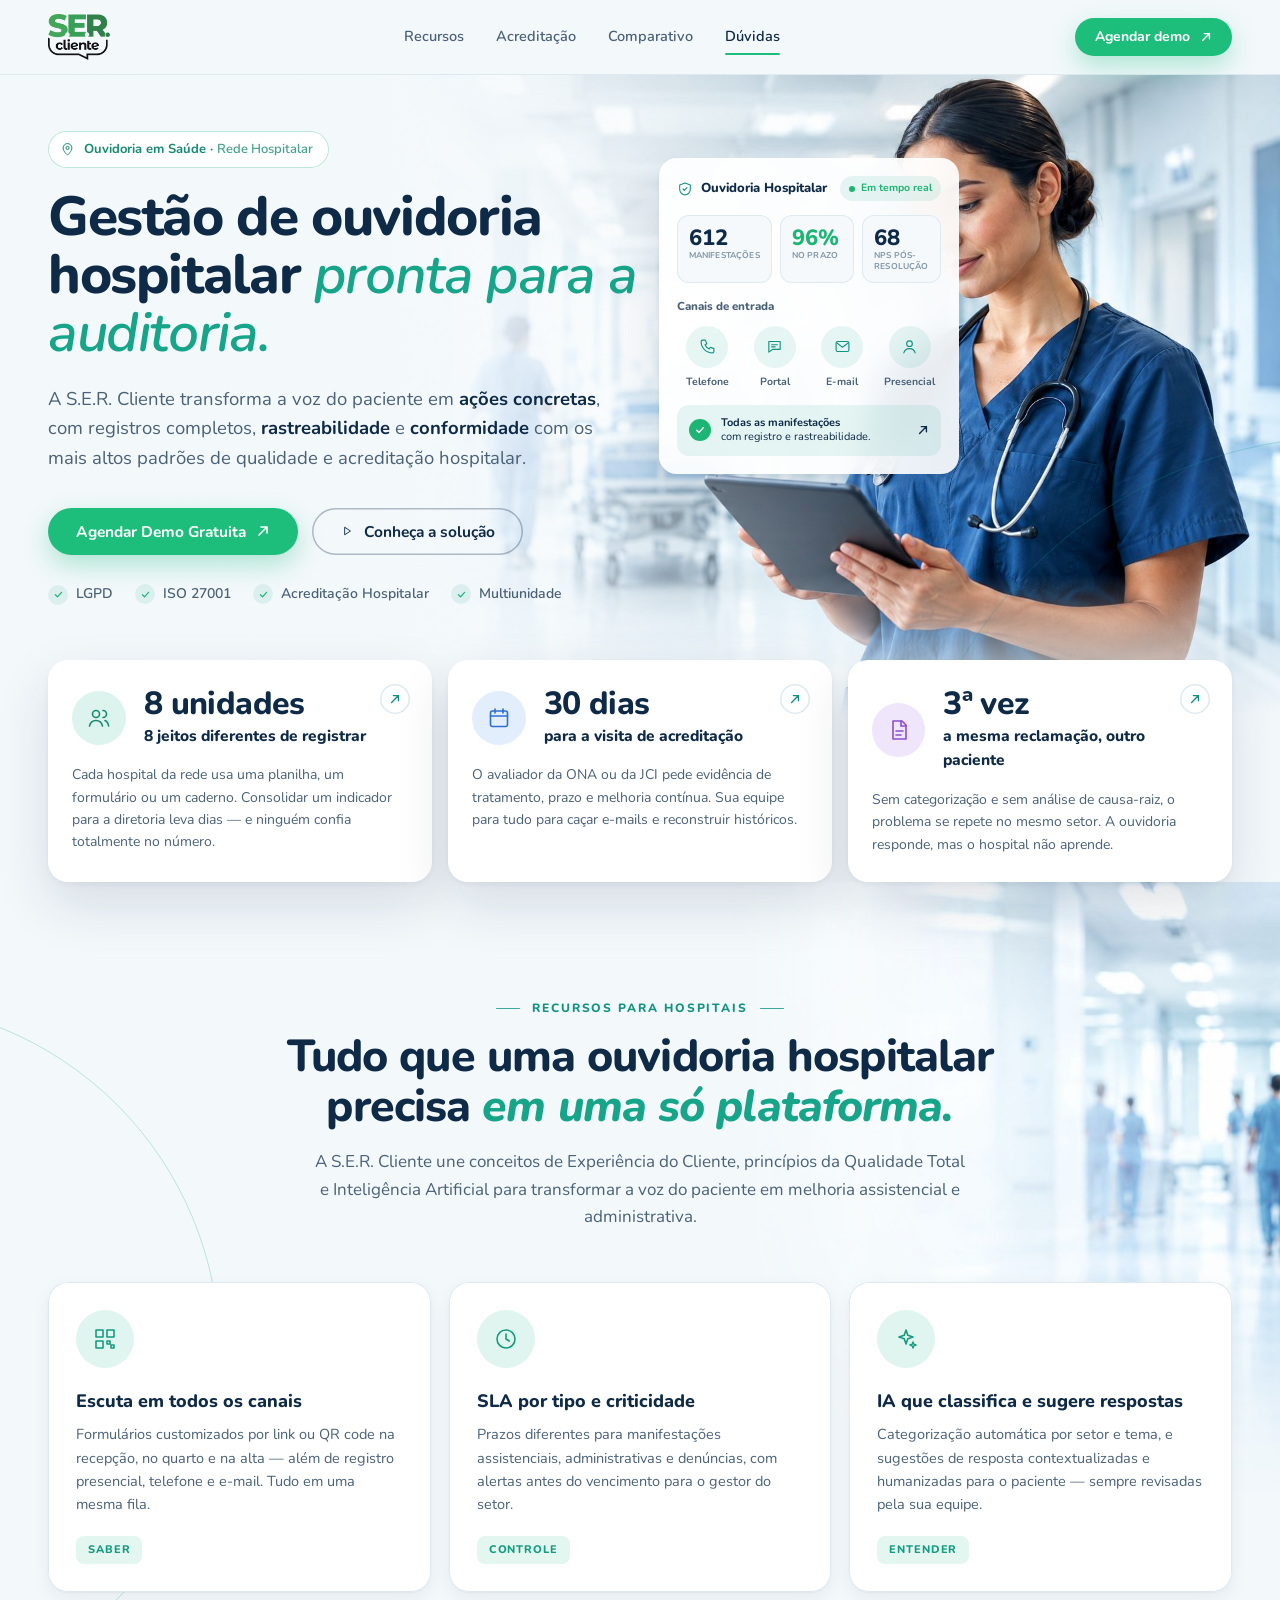
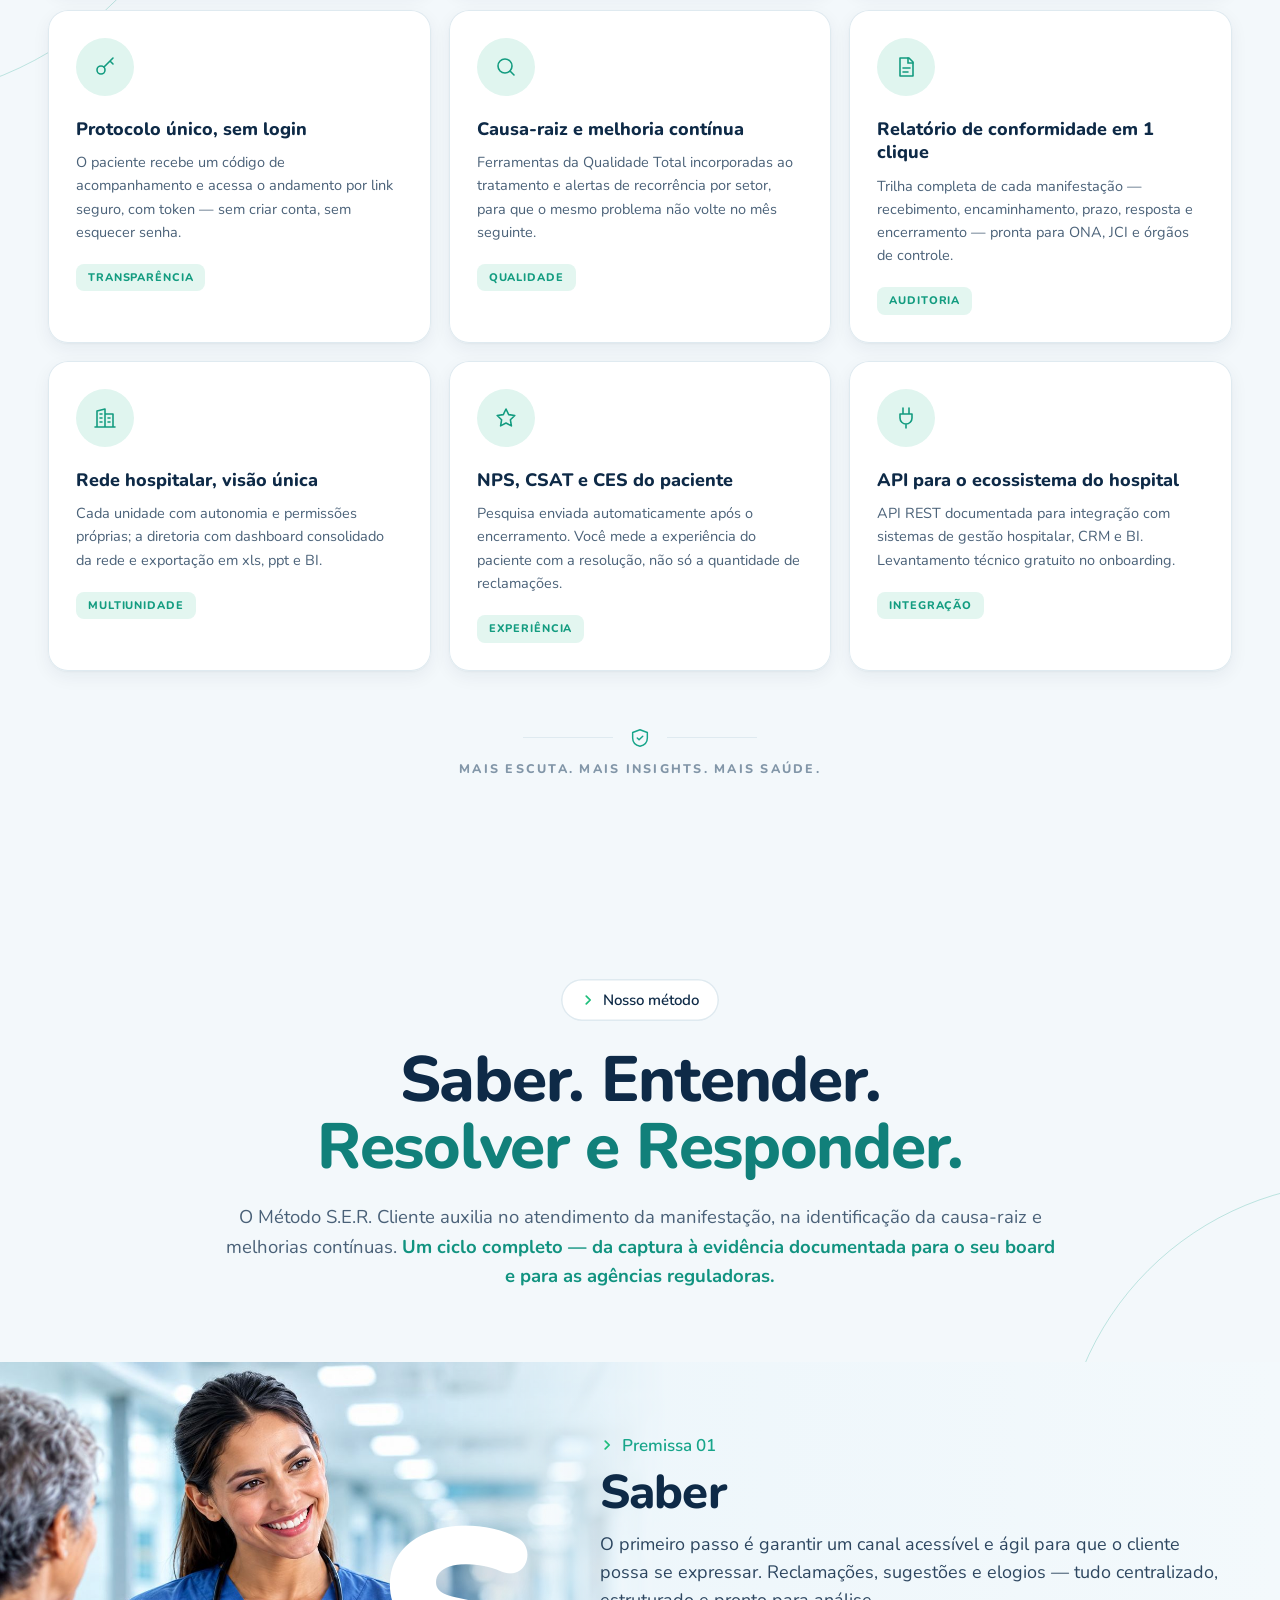
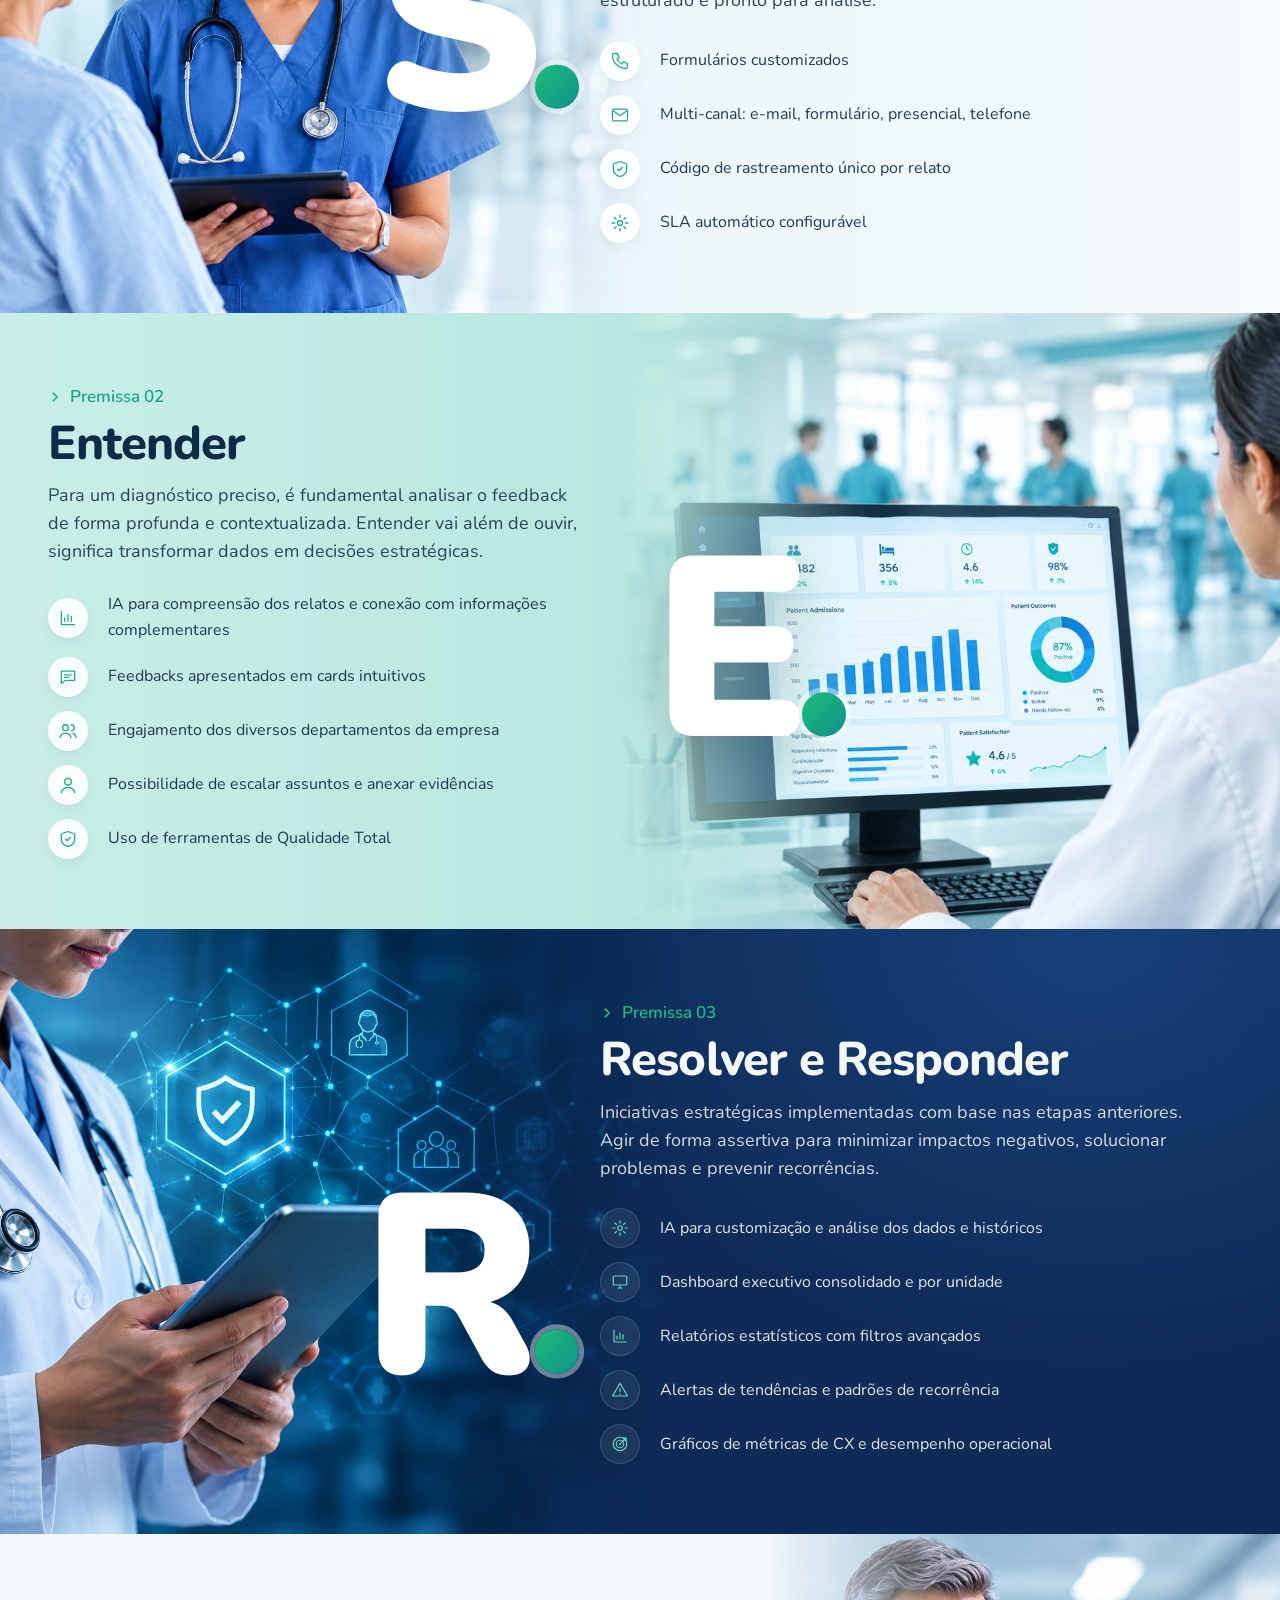
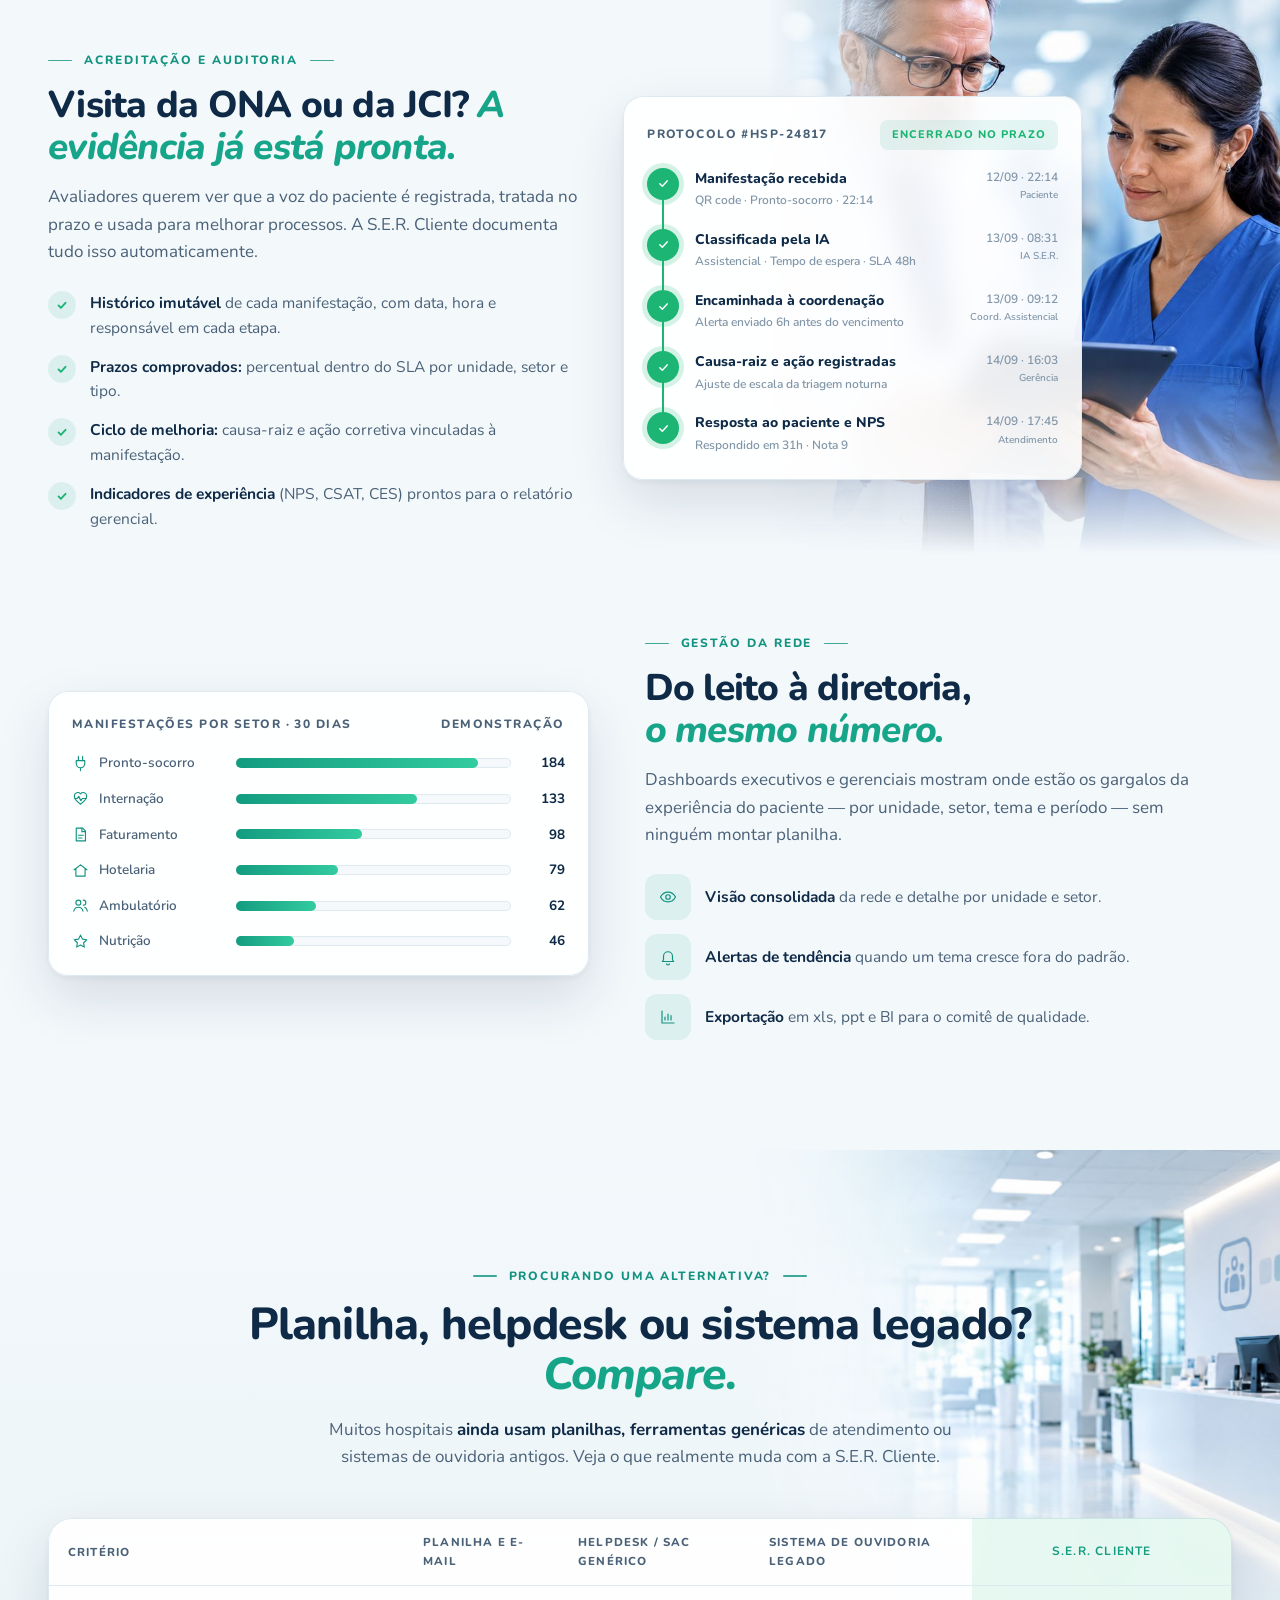
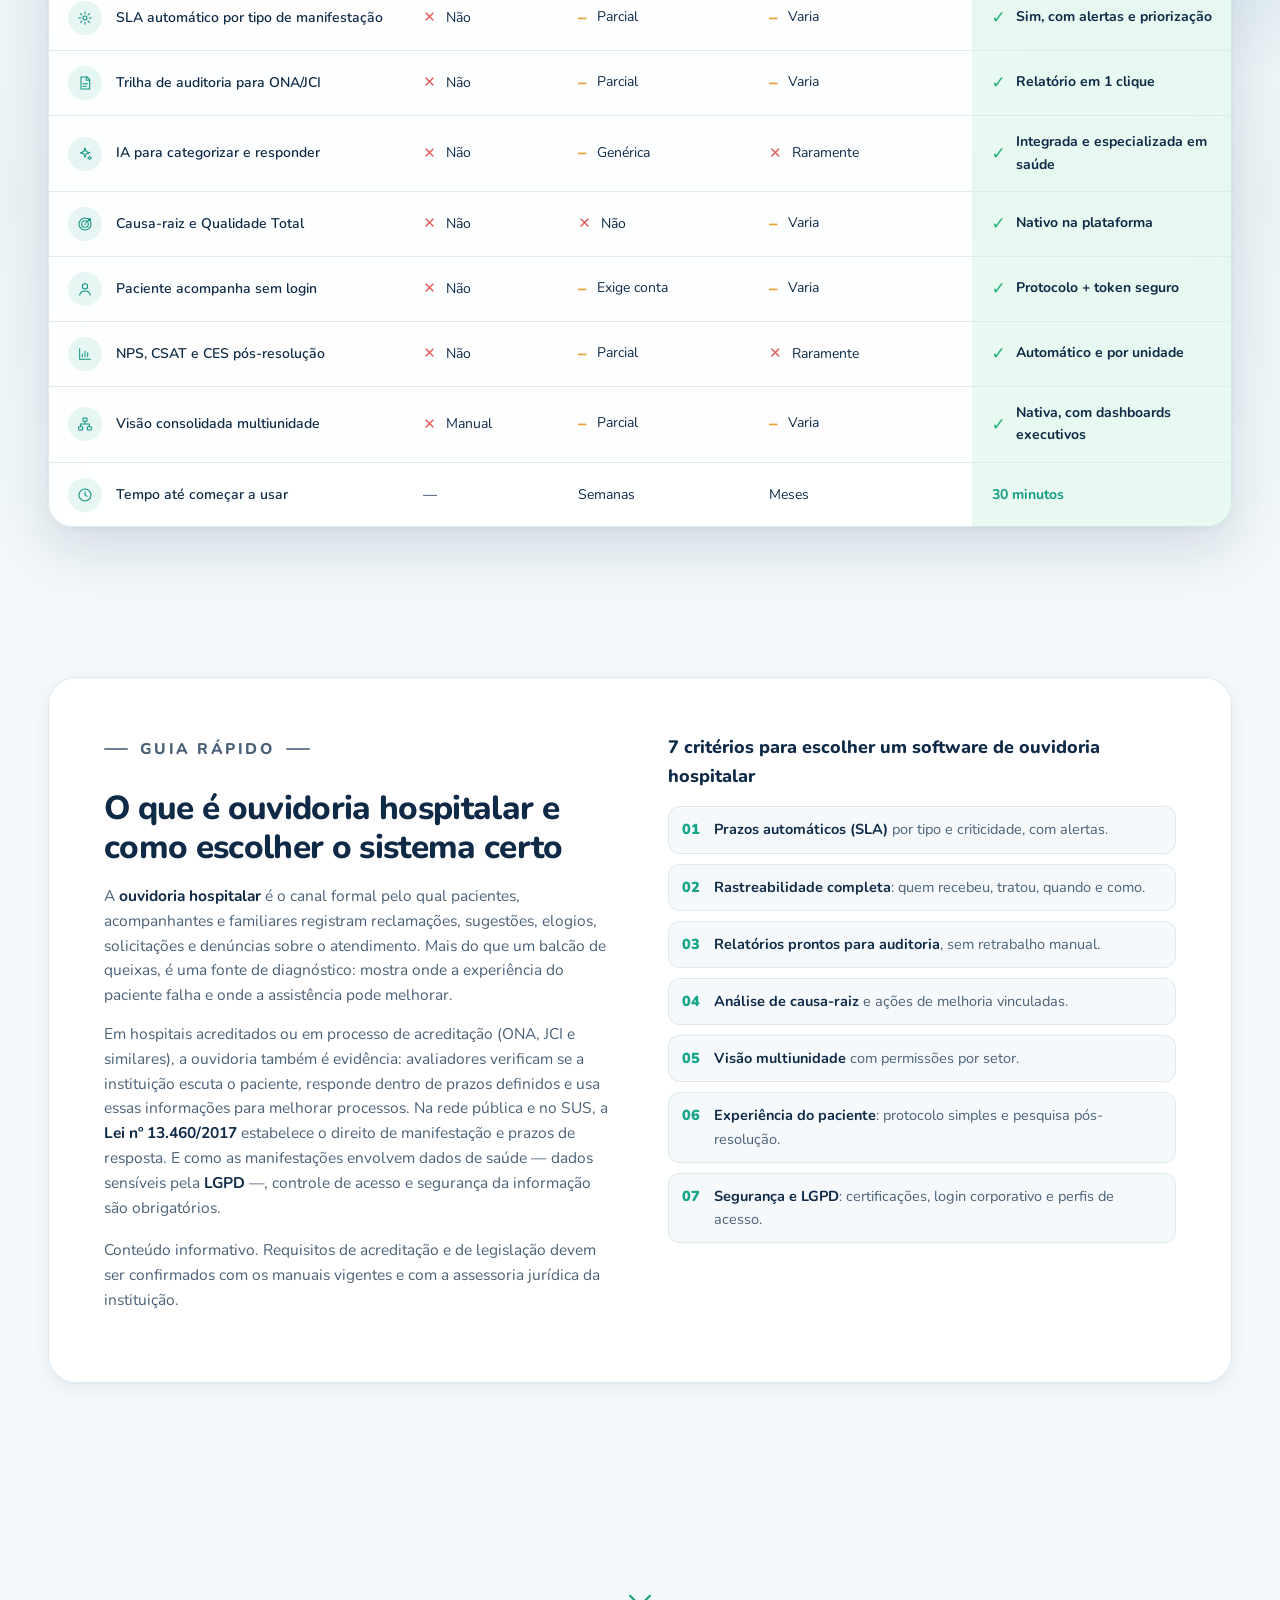
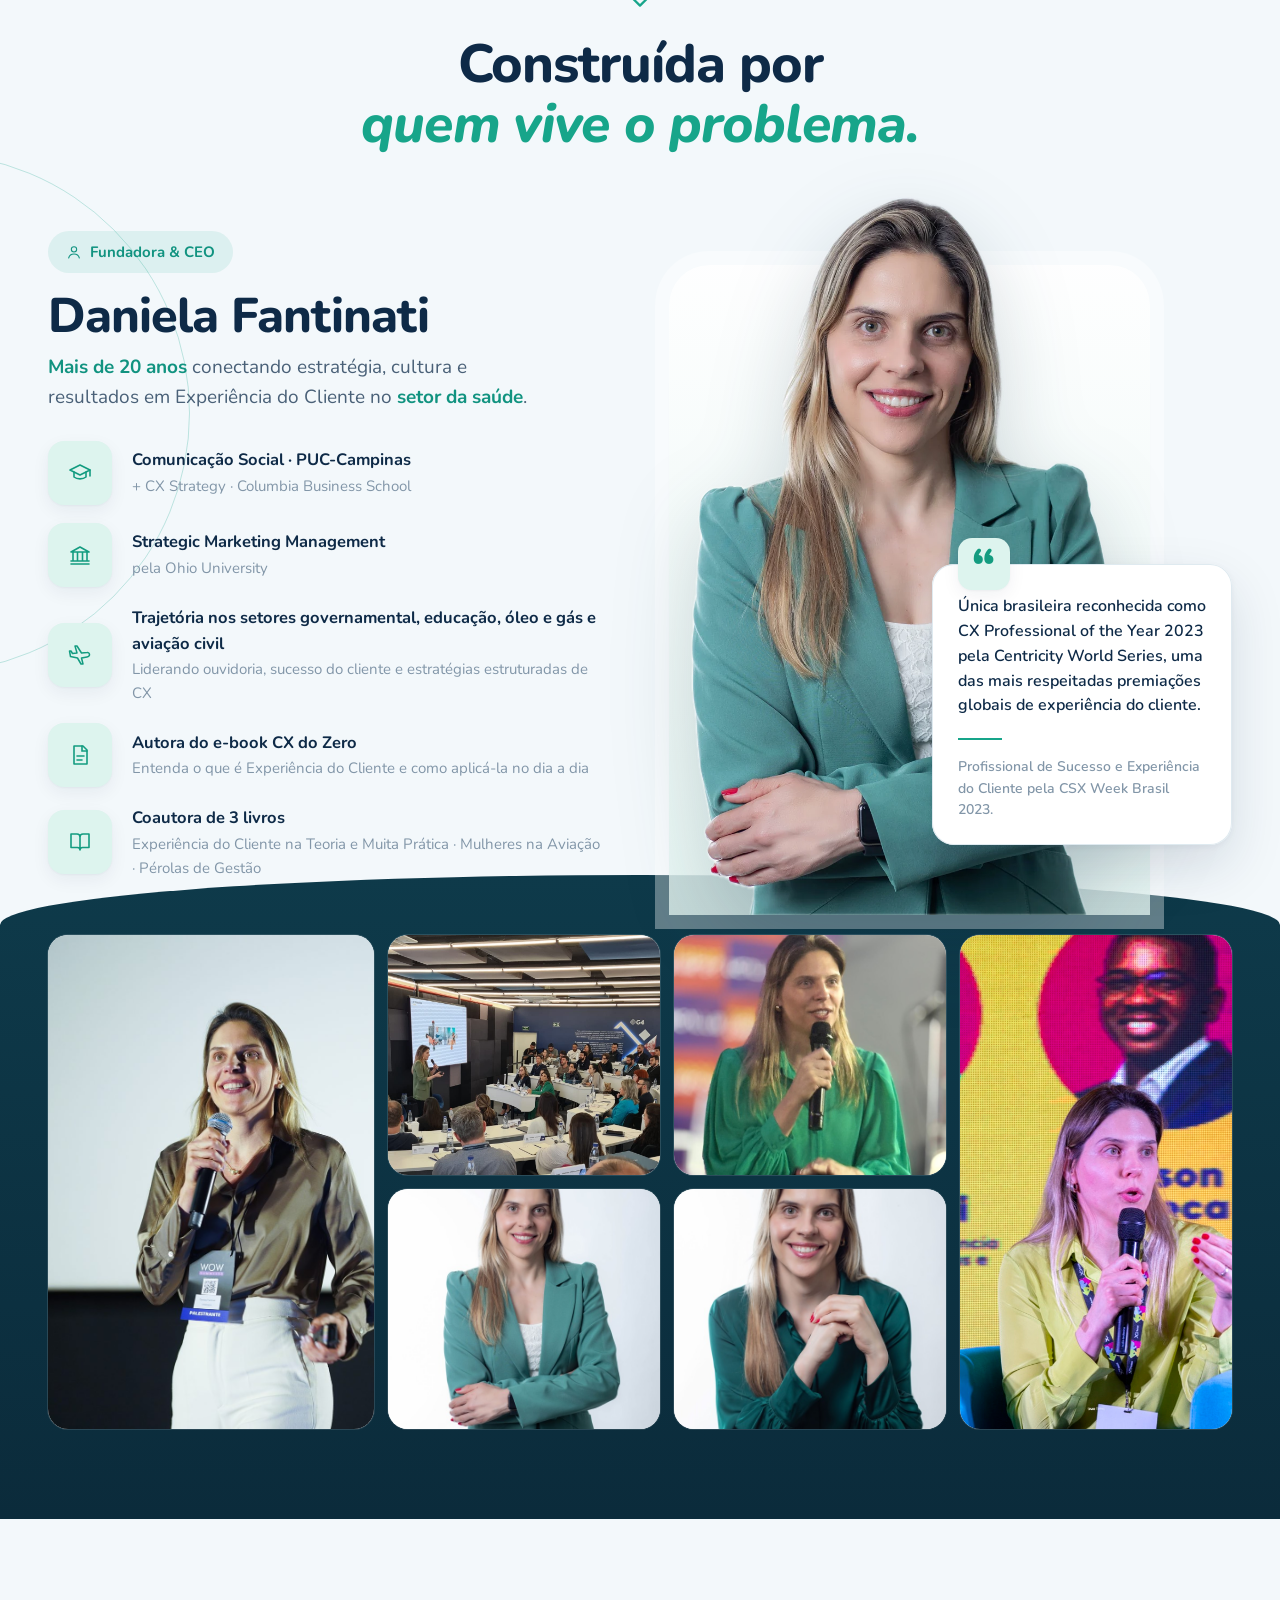
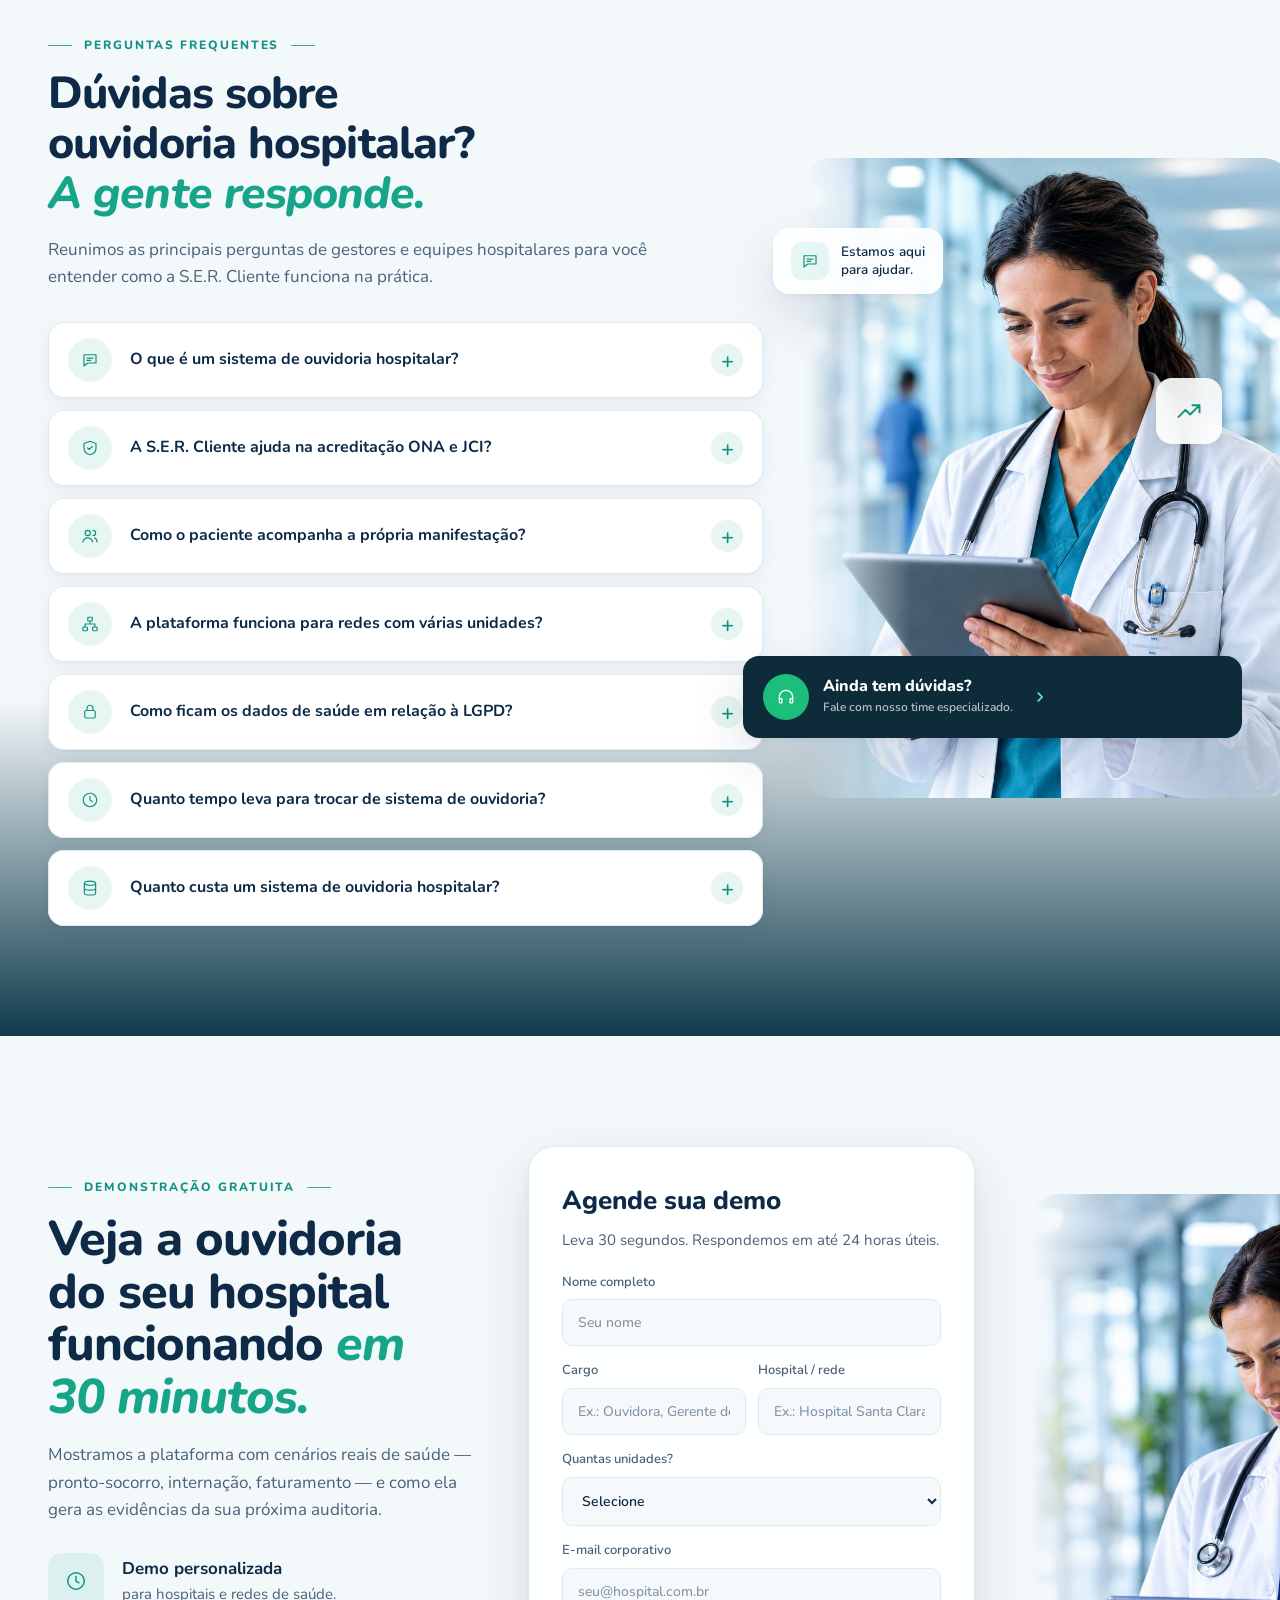
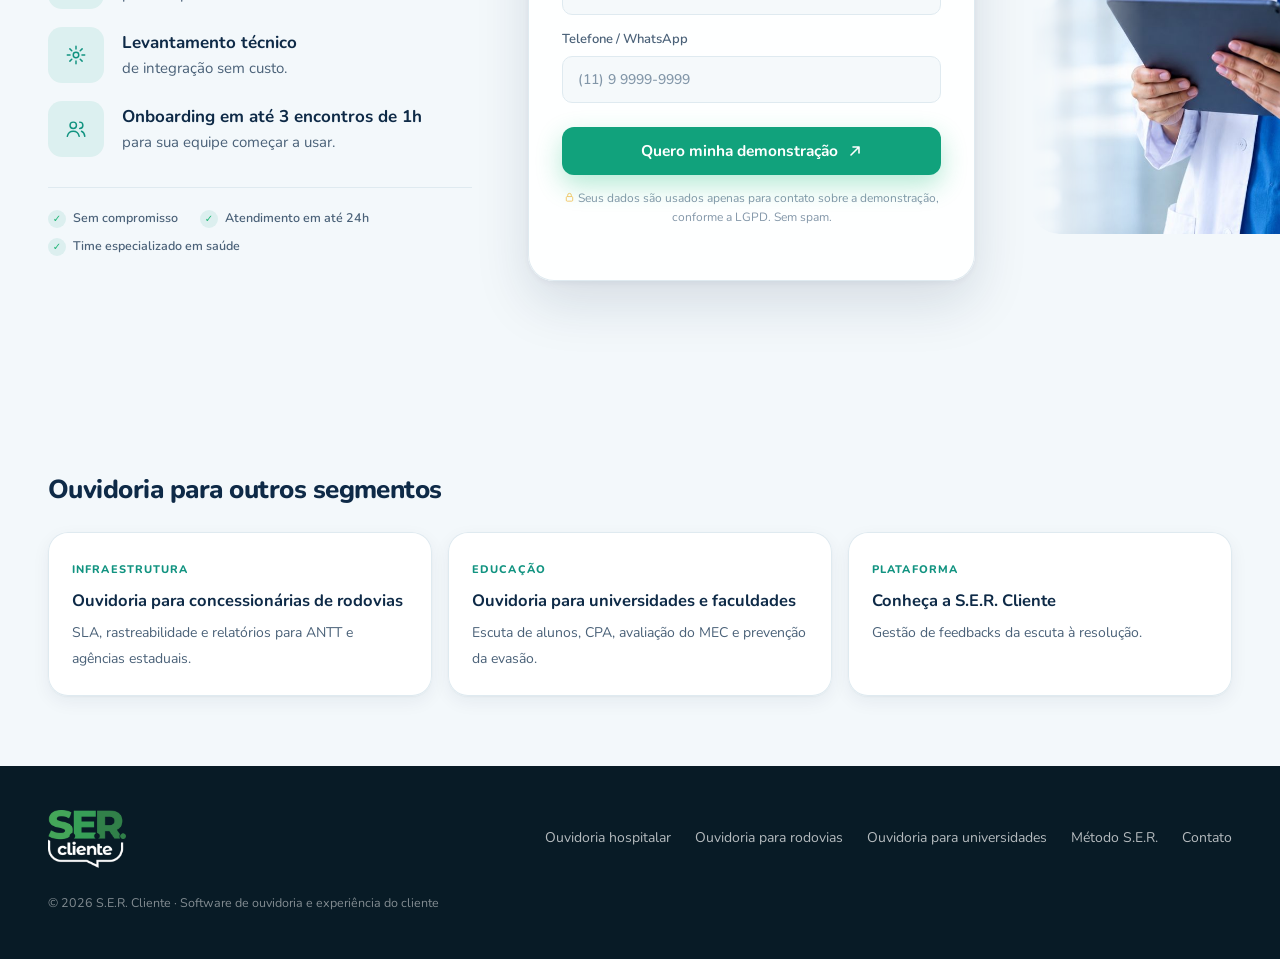
<file: ouvidoria-hospitalar/index.html>
<!DOCTYPE html>
<html lang="pt-BR">
<head>
<meta charset="UTF-8">
<meta name="viewport" content="width=device-width, initial-scale=1.0">
<title>Sistema de Ouvidoria Hospitalar com IA | S.E.R. Cliente</title>
<meta name="description" content="Software de ouvidoria hospitalar pronto para ONA, JCI e SUS: SLA automático, trilha de auditoria, IA e NPS do paciente. Agende uma demo gratuita.">
<meta name="keywords" content="ouvidoria hospitalar, sistema de ouvidoria hospitalar, software de ouvidoria para hospitais, ouvidoria em saúde, gestão de reclamações de pacientes, acreditação ONA, JCI, experiência do paciente">
<link rel="canonical" href="https://sercliente.com.br/ouvidoria-hospitalar/">
<link rel="alternate" hreflang="pt-BR" href="https://sercliente.com.br/ouvidoria-hospitalar/">
<meta name="robots" content="index, follow, max-image-preview:large">
<meta name="theme-color" content="#F5FAF9">

<meta property="og:type" content="website">
<meta property="og:locale" content="pt_BR">
<meta property="og:site_name" content="S.E.R. Cliente">
<meta property="og:title" content="Sistema de Ouvidoria Hospitalar pronto para ONA e JCI | S.E.R. Cliente">
<meta property="og:description" content="Cada manifestação do paciente registrada, tratada no prazo e documentada para a auditoria. SLA automático, IA e NPS pós-resolução.">
<meta property="og:url" content="https://sercliente.com.br/ouvidoria-hospitalar/">
<meta property="og:image" content="https://sercliente.com.br/assets/hospitalar/hero.jpg">
<meta name="twitter:card" content="summary_large_image">

<link rel="preconnect" href="https://fonts.googleapis.com">
<link rel="preconnect" href="https://fonts.gstatic.com" crossorigin>
<link href="https://fonts.googleapis.com/css2?family=Nunito:ital,wght@0,400;0,600;0,700;0,800;0,900;1,500;1,600;1,700;1,800&display=swap" rel="stylesheet">
<link rel="stylesheet" href="../assets/lp-ser.css">
<link rel="preload" as="image" href="../assets/hospitalar/hero.jpg">

<script type="application/ld+json">
{
  "@context": "https://schema.org",
  "@graph": [
    {
      "@type": "Organization",
      "@id": "https://sercliente.com.br/#org",
      "name": "S.E.R. Cliente",
      "url": "https://sercliente.com.br/",
      "founder": { "@type": "Person", "name": "Daniela Fantinati", "jobTitle": "Fundadora & CEO" }
    },
    {
      "@type": "WebPage",
      "@id": "https://sercliente.com.br/ouvidoria-hospitalar/#webpage",
      "url": "https://sercliente.com.br/ouvidoria-hospitalar/",
      "name": "Sistema de Ouvidoria Hospitalar com IA | S.E.R. Cliente",
      "inLanguage": "pt-BR",
      "isPartOf": { "@id": "https://sercliente.com.br/#org" },
      "about": { "@id": "https://sercliente.com.br/ouvidoria-hospitalar/#software" },
      "breadcrumb": { "@id": "https://sercliente.com.br/ouvidoria-hospitalar/#breadcrumb" }
    },
    {
      "@type": "BreadcrumbList",
      "@id": "https://sercliente.com.br/ouvidoria-hospitalar/#breadcrumb",
      "itemListElement": [
        { "@type": "ListItem", "position": 1, "name": "S.E.R. Cliente", "item": "https://sercliente.com.br/" },
        { "@type": "ListItem", "position": 2, "name": "Ouvidoria hospitalar", "item": "https://sercliente.com.br/ouvidoria-hospitalar/" }
      ]
    },
    {
      "@type": "SoftwareApplication",
      "@id": "https://sercliente.com.br/ouvidoria-hospitalar/#software",
      "name": "S.E.R. Cliente — Ouvidoria Hospitalar",
      "applicationCategory": "BusinessApplication",
      "applicationSubCategory": "Software de ouvidoria",
      "operatingSystem": "Web, iOS, Android (navegador)",
      "description": "Plataforma SaaS de ouvidoria hospitalar com SLA automático, trilha de auditoria para acreditação ONA e JCI, inteligência artificial para categorização e respostas, e NPS, CSAT e CES pós-resolução.",
      "audience": { "@type": "BusinessAudience", "audienceType": "Hospitais, redes hospitalares, clínicas e operadoras de saúde" },
      "featureList": "SLA automático por tipo de manifestação; Trilha de auditoria completa; Relatório de conformidade em 1 clique; IA para categorização e sugestão de resposta; Código de protocolo único para o paciente; Acesso por token sem login; Dashboard multiunidade; NPS, CSAT e CES pós-resolução; API REST; LGPD, ISO 27001 e SOC 2",
      "provider": { "@id": "https://sercliente.com.br/#org" }
    },
    {
      "@type": "FAQPage",
      "@id": "https://sercliente.com.br/ouvidoria-hospitalar/#faq",
      "mainEntity": [
        { "@type": "Question", "name": "O que é um sistema de ouvidoria hospitalar?",
          "acceptedAnswer": { "@type": "Answer", "text": "É um software que centraliza reclamações, sugestões, elogios e denúncias de pacientes e acompanhantes, distribui cada manifestação ao setor responsável, controla prazos (SLA) e registra todo o histórico até a resposta final, gerando indicadores e evidências para a gestão e para auditorias de acreditação." } },
        { "@type": "Question", "name": "A S.E.R. Cliente ajuda na acreditação ONA e JCI?",
          "acceptedAnswer": { "@type": "Answer", "text": "Sim. A plataforma não certifica o hospital, mas gera exatamente as evidências que avaliadores pedem: trilha completa de cada manifestação, prazos cumpridos, análise de causa-raiz, ações de melhoria e indicadores de satisfação, tudo exportável em relatório de conformidade com um clique." } },
        { "@type": "Question", "name": "Como o paciente acompanha a própria manifestação?",
          "acceptedAnswer": { "@type": "Answer", "text": "Cada registro recebe um código de protocolo único. O paciente acompanha o andamento por um link seguro com token de acesso, sem precisar criar login ou senha." } },
        { "@type": "Question", "name": "A plataforma funciona para redes com várias unidades?",
          "acceptedAnswer": { "@type": "Answer", "text": "Sim. Cada hospital ou unidade opera com autonomia, com perfis e permissões próprios, e a diretoria tem um dashboard consolidado da rede inteira, sem perder o detalhe de cada unidade e setor." } },
        { "@type": "Question", "name": "Como ficam os dados de saúde em relação à LGPD?",
          "acceptedAnswer": { "@type": "Answer", "text": "A S.E.R. Cliente segue a LGPD e padrões como ISO 27001 e SOC 2. Perfis de acesso garantem que cada setor veja apenas o necessário, e o login corporativo pode ser feito via Microsoft Active Directory ou Google SSO." } },
        { "@type": "Question", "name": "Quanto tempo leva para trocar de sistema de ouvidoria?",
          "acceptedAnswer": { "@type": "Answer", "text": "O acesso à plataforma é liberado em 30 minutos e o onboarding é feito em até três encontros de 1 hora. Integrações via API e a importação do histórico são avaliadas em um levantamento técnico gratuito." } },
        { "@type": "Question", "name": "Quanto custa um sistema de ouvidoria hospitalar?",
          "acceptedAnswer": { "@type": "Answer", "text": "A assinatura da S.E.R. Cliente varia conforme o volume de manifestações, com pacotes fixos e variáveis. Os planos e condições são apresentados na demonstração gratuita." } }
      ]
    }
  ]
}
</script>
<body class="t-saude">

<svg width="0" height="0" style="position:absolute" aria-hidden="true">
  <defs>
    <symbol id="i-arrow" viewBox="0 0 14 14"><path d="M3 11L11 3M11 3H5M11 3V9" fill="none" stroke="currentColor" stroke-width="1.6" stroke-linecap="round" stroke-linejoin="round"/></symbol>
    <symbol id="i-check" viewBox="0 0 16 16"><path d="M3.5 8.4l3 3 6-6.6" fill="none" stroke="currentColor" stroke-width="1.8" stroke-linecap="round" stroke-linejoin="round"/></symbol>
    <symbol id="i-chat" viewBox="0 0 24 24"><path d="M4 5h16v11H9l-5 4z" fill="none" stroke="currentColor" stroke-width="1.6" stroke-linejoin="round"/><path d="M8 9.5h8M8 12.5h5" fill="none" stroke="currentColor" stroke-width="1.6" stroke-linecap="round"/></symbol>
    <symbol id="i-clock" viewBox="0 0 24 24"><circle cx="12" cy="12" r="9" fill="none" stroke="currentColor" stroke-width="1.6"/><path d="M12 7v5l3.2 2" fill="none" stroke="currentColor" stroke-width="1.6" stroke-linecap="round"/></symbol>
    <symbol id="i-shield" viewBox="0 0 24 24"><path d="M12 3l8 3v6c0 5-3.5 8-8 9-4.5-1-8-4-8-9V6z" fill="none" stroke="currentColor" stroke-width="1.6" stroke-linejoin="round"/><path d="M9 12l2 2 4-4" fill="none" stroke="currentColor" stroke-width="1.6" stroke-linecap="round" stroke-linejoin="round"/></symbol>
    <symbol id="i-ai" viewBox="0 0 24 24"><path d="M12 3l1.8 5.2L19 10l-5.2 1.8L12 17l-1.8-5.2L5 10l5.2-1.8z" fill="none" stroke="currentColor" stroke-width="1.6" stroke-linejoin="round"/><path d="M19 15l.8 2.2L22 18l-2.2.8L19 21l-.8-2.2L16 18l2.2-.8z" fill="none" stroke="currentColor" stroke-width="1.4" stroke-linejoin="round"/></symbol>
    <symbol id="i-building" viewBox="0 0 24 24"><path d="M4 21V5l8-2v18M12 8h8v13M2 21h20M7 8h2M7 12h2M7 16h2M15 12h2M15 16h2" fill="none" stroke="currentColor" stroke-width="1.6" stroke-linecap="round" stroke-linejoin="round"/></symbol>
    <symbol id="i-doc" viewBox="0 0 24 24"><path d="M6 3h9l4 4v14H6z" fill="none" stroke="currentColor" stroke-width="1.6" stroke-linejoin="round"/><path d="M14 3v5h5M9 13h7M9 17h5" fill="none" stroke="currentColor" stroke-width="1.6" stroke-linecap="round"/></symbol>
    <symbol id="i-key" viewBox="0 0 24 24"><circle cx="8" cy="15" r="4" fill="none" stroke="currentColor" stroke-width="1.6"/><path d="M11 12l9-9M17 6l3 3" fill="none" stroke="currentColor" stroke-width="1.6" stroke-linecap="round"/></symbol>
    <symbol id="i-star" viewBox="0 0 24 24"><path d="M12 3l2.7 5.6 6.1.9-4.4 4.3 1 6.1L12 17l-5.4 2.9 1-6.1-4.4-4.3 6.1-.9z" fill="none" stroke="currentColor" stroke-width="1.6" stroke-linejoin="round"/></symbol>
    <symbol id="i-users" viewBox="0 0 24 24"><circle cx="9" cy="8" r="3.5" fill="none" stroke="currentColor" stroke-width="1.6"/><path d="M2.5 20c.8-3.5 3.4-5.5 6.5-5.5s5.7 2 6.5 5.5M16 4.5a3.5 3.5 0 010 7M18 14.5c2 .7 3.2 2.6 3.6 5.5" fill="none" stroke="currentColor" stroke-width="1.6" stroke-linecap="round"/></symbol>
    <symbol id="i-plug" viewBox="0 0 24 24"><path d="M9 2v6M15 2v6M6 8h12v4a6 6 0 01-12 0zM12 18v4" fill="none" stroke="currentColor" stroke-width="1.6" stroke-linecap="round" stroke-linejoin="round"/></symbol>
    <symbol id="i-search" viewBox="0 0 24 24"><circle cx="11" cy="11" r="7" fill="none" stroke="currentColor" stroke-width="1.6"/><path d="M20 20l-4-4" fill="none" stroke="currentColor" stroke-width="1.6" stroke-linecap="round"/></symbol>
    <symbol id="i-heart" viewBox="0 0 24 24"><path d="M20.8 8.6a5 5 0 00-8.8-3.2 5 5 0 00-8.8 3.2c0 5.4 8.8 11.4 8.8 11.4s8.8-6 8.8-11.4z" fill="none" stroke="currentColor" stroke-width="1.6" stroke-linejoin="round"/><path d="M4 12h3.5l2-3 3 6 2-3H20" fill="none" stroke="currentColor" stroke-width="1.6" stroke-linecap="round" stroke-linejoin="round"/></symbol>
    <symbol id="i-qr" viewBox="0 0 24 24"><path d="M3 3h7v7H3zM14 3h7v7h-7zM3 14h7v7H3zM14 14h3v3h-3zM18 18h3v3h-3z" fill="none" stroke="currentColor" stroke-width="1.6" stroke-linejoin="round"/></symbol>
    <symbol id="i-cloud" viewBox="0 0 24 24"><path d="M7 18a4.5 4.5 0 01-.6-9 6 6 0 0111.4 1.6A3.8 3.8 0 0117.5 18z" fill="none" stroke="currentColor" stroke-width="1.6" stroke-linejoin="round"/></symbol>
    <symbol id="i-road" viewBox="0 0 24 24"><path d="M8 3L4 21M16 3l4 18M12 4v3M12 11v3M12 18v2" fill="none" stroke="currentColor" stroke-width="1.6" stroke-linecap="round"/></symbol>
    <symbol id="i-cap" viewBox="0 0 24 24"><path d="M2 9l10-5 10 5-10 5z" fill="none" stroke="currentColor" stroke-width="1.6" stroke-linejoin="round"/><path d="M6 11v5c3 2.5 9 2.5 12 0v-5M22 9v6" fill="none" stroke="currentColor" stroke-width="1.6" stroke-linecap="round"/></symbol>
    <symbol id="i-book" viewBox="0 0 24 24"><path d="M3 4h6a3 3 0 013 3v13a2.5 2.5 0 00-2.5-2.5H3zM21 4h-6a3 3 0 00-3 3v13a2.5 2.5 0 012.5-2.5H21z" fill="none" stroke="currentColor" stroke-width="1.6" stroke-linejoin="round"/></symbol>
    <symbol id="i-trophy" viewBox="0 0 24 24"><path d="M7 4h10v5a5 5 0 01-10 0zM7 6H4a3 3 0 003 4M17 6h3a3 3 0 01-3 4M12 14v4M8 21h8M9 18h6" fill="none" stroke="currentColor" stroke-width="1.6" stroke-linecap="round" stroke-linejoin="round"/></symbol>
    <symbol id="i-brief" viewBox="0 0 24 24"><rect x="3" y="7" width="18" height="13" rx="2" fill="none" stroke="currentColor" stroke-width="1.6"/><path d="M9 7V5a2 2 0 012-2h2a2 2 0 012 2v2M3 12.5h18" fill="none" stroke="currentColor" stroke-width="1.6"/></symbol>
    <symbol id="i-play" viewBox="0 0 24 24"><path d="M8 5.5v13l10-6.5z" fill="none" stroke="currentColor" stroke-width="1.6" stroke-linejoin="round"/></symbol>
    <symbol id="i-phone" viewBox="0 0 24 24"><path d="M5 3h4l2 5-2.5 1.5a11 11 0 006 6L16 13l5 2v4a2 2 0 01-2 2A16 16 0 013 5a2 2 0 012-2z" fill="none" stroke="currentColor" stroke-width="1.6" stroke-linejoin="round"/></symbol>
    <symbol id="i-mail" viewBox="0 0 24 24"><rect x="3" y="5" width="18" height="14" rx="2" fill="none" stroke="currentColor" stroke-width="1.6"/><path d="M3.5 6.5L12 13l8.5-6.5" fill="none" stroke="currentColor" stroke-width="1.6" stroke-linejoin="round"/></symbol>
    <symbol id="i-user" viewBox="0 0 24 24"><circle cx="12" cy="8" r="4" fill="none" stroke="currentColor" stroke-width="1.6"/><path d="M4 21c1-4 4-6 8-6s7 2 8 6" fill="none" stroke="currentColor" stroke-width="1.6" stroke-linecap="round"/></symbol>
    <symbol id="i-gear" viewBox="0 0 24 24"><circle cx="12" cy="12" r="3" fill="none" stroke="currentColor" stroke-width="1.6"/><path d="M12 2.5v3M12 18.5v3M2.5 12h3M18.5 12h3M5.3 5.3l2.1 2.1M16.6 16.6l2.1 2.1M5.3 18.7l2.1-2.1M16.6 7.4l2.1-2.1" fill="none" stroke="currentColor" stroke-width="1.6" stroke-linecap="round"/></symbol>
    <symbol id="i-chart" viewBox="0 0 24 24"><path d="M4 20V4M4 20h16M8 16v-4M12 16V8M16 16v-6" fill="none" stroke="currentColor" stroke-width="1.6" stroke-linecap="round"/></symbol>
    <symbol id="i-bell" viewBox="0 0 24 24"><path d="M6 16V11a6 6 0 0112 0v5l1.5 2h-15zM10 20.5a2 2 0 004 0" fill="none" stroke="currentColor" stroke-width="1.6" stroke-linejoin="round"/></symbol>
    <symbol id="i-eye" viewBox="0 0 24 24"><path d="M2 12s3.5-6.5 10-6.5S22 12 22 12s-3.5 6.5-10 6.5S2 12 2 12z" fill="none" stroke="currentColor" stroke-width="1.6"/><circle cx="12" cy="12" r="3" fill="none" stroke="currentColor" stroke-width="1.6"/></symbol>
    <symbol id="i-alert" viewBox="0 0 24 24"><path d="M12 3l10 17H2zM12 10v4M12 17v.5" fill="none" stroke="currentColor" stroke-width="1.6" stroke-linecap="round" stroke-linejoin="round"/></symbol>
    <symbol id="i-headset" viewBox="0 0 24 24"><path d="M4 14v-2a8 8 0 0116 0v2M4 14h3v5H5a1 1 0 01-1-1zM20 14h-3v5h2a1 1 0 001-1z" fill="none" stroke="currentColor" stroke-width="1.6" stroke-linejoin="round"/></symbol>
    <symbol id="i-lock" viewBox="0 0 24 24"><rect x="5" y="10" width="14" height="10" rx="2" fill="none" stroke="currentColor" stroke-width="1.6"/><path d="M8 10V7a4 4 0 018 0v3" fill="none" stroke="currentColor" stroke-width="1.6"/></symbol>
    <symbol id="i-pin" viewBox="0 0 24 24"><path d="M12 21s7-6.2 7-11.5A7 7 0 005 9.5C5 14.8 12 21 12 21z" fill="none" stroke="currentColor" stroke-width="1.6" stroke-linejoin="round"/><circle cx="12" cy="9.5" r="2.5" fill="none" stroke="currentColor" stroke-width="1.6"/></symbol>
    <symbol id="i-share" viewBox="0 0 24 24"><circle cx="6" cy="12" r="2.8" fill="none" stroke="currentColor" stroke-width="1.6"/><circle cx="18" cy="5.5" r="2.8" fill="none" stroke="currentColor" stroke-width="1.6"/><circle cx="18" cy="18.5" r="2.8" fill="none" stroke="currentColor" stroke-width="1.6"/><path d="M8.5 10.7l7-3.9M8.5 13.3l7 3.9" fill="none" stroke="currentColor" stroke-width="1.6"/></symbol>
    <symbol id="i-target" viewBox="0 0 24 24"><circle cx="12" cy="12" r="9" fill="none" stroke="currentColor" stroke-width="1.6"/><circle cx="12" cy="12" r="5" fill="none" stroke="currentColor" stroke-width="1.6"/><circle cx="12" cy="12" r="1.3" fill="currentColor"/><path d="M14 10l6-6M17 4h3v3" fill="none" stroke="currentColor" stroke-width="1.6" stroke-linecap="round"/></symbol>
    <symbol id="i-bank" viewBox="0 0 24 24"><path d="M3 9l9-5 9 5zM5 9v9M9.5 9v9M14.5 9v9M19 9v9M3 21h18M3 18h18" fill="none" stroke="currentColor" stroke-width="1.6" stroke-linejoin="round" stroke-linecap="round"/></symbol>
    <symbol id="i-plane" viewBox="0 0 24 24"><path d="M2.5 13.5l7 1.5 3.5 6h2l-1.5-6 5.5-1c1.5-.3 2.5-1.3 2.5-2.5s-1-2.2-2.5-2l-5.5.5L9 3H7l2 7-4.5.5L3 8H1.5l1 5.5z" fill="none" stroke="currentColor" stroke-width="1.5" stroke-linejoin="round"/></symbol>
    <symbol id="i-trend" viewBox="0 0 24 24"><path d="M3 17l6-6 4 4 8-8M15 7h6v6" fill="none" stroke="currentColor" stroke-width="1.7" stroke-linecap="round" stroke-linejoin="round"/></symbol>
    <symbol id="i-db" viewBox="0 0 24 24"><ellipse cx="12" cy="5.5" rx="7.5" ry="2.8" fill="none" stroke="currentColor" stroke-width="1.6"/><path d="M4.5 5.5v13c0 1.5 3.4 2.8 7.5 2.8s7.5-1.3 7.5-2.8v-13M4.5 12c0 1.5 3.4 2.8 7.5 2.8s7.5-1.3 7.5-2.8" fill="none" stroke="currentColor" stroke-width="1.6"/></symbol>
    <symbol id="i-screen" viewBox="0 0 24 24"><rect x="3" y="4" width="18" height="12" rx="1.5" fill="none" stroke="currentColor" stroke-width="1.6"/><path d="M9 20h6M12 16v4" fill="none" stroke="currentColor" stroke-width="1.6" stroke-linecap="round"/></symbol>
    <symbol id="i-org" viewBox="0 0 24 24"><rect x="9" y="3" width="6" height="5" rx="1" fill="none" stroke="currentColor" stroke-width="1.6"/><rect x="2.5" y="16" width="6" height="5" rx="1" fill="none" stroke="currentColor" stroke-width="1.6"/><rect x="15.5" y="16" width="6" height="5" rx="1" fill="none" stroke="currentColor" stroke-width="1.6"/><path d="M12 8v4M5.5 16v-4h13v4" fill="none" stroke="currentColor" stroke-width="1.6"/></symbol>
    <symbol id="i-chev" viewBox="0 0 16 16"><path d="M6 3.5l4.5 4.5L6 12.5" fill="none" stroke="currentColor" stroke-width="2" stroke-linecap="round" stroke-linejoin="round"/></symbol>
    <symbol id="i-down" viewBox="0 0 24 24"><path d="M5 9l7 7 7-7" fill="none" stroke="currentColor" stroke-width="1.6" stroke-linecap="round" stroke-linejoin="round"/></symbol>
    <symbol id="i-cal" viewBox="0 0 24 24"><rect x="3.5" y="5" width="17" height="15.5" rx="2" fill="none" stroke="currentColor" stroke-width="1.6"/><path d="M3.5 10h17M8 3v4M16 3v4" fill="none" stroke="currentColor" stroke-width="1.6" stroke-linecap="round"/></symbol>
    <symbol id="i-cone" viewBox="0 0 24 24"><path d="M10 3h4l5 16H5zM7.5 11h9M6 15.5h12M3 21h18" fill="none" stroke="currentColor" stroke-width="1.6" stroke-linejoin="round" stroke-linecap="round"/></symbol>
    <symbol id="i-car" viewBox="0 0 24 24"><path d="M5 16V11l2-5h10l2 5v5M3 16h18v3h-3v-1.5H6V19H3zM5 11h14" fill="none" stroke="currentColor" stroke-width="1.6" stroke-linejoin="round"/><circle cx="7.5" cy="13.5" r="1" fill="currentColor"/><circle cx="16.5" cy="13.5" r="1" fill="currentColor"/></symbol>
    <symbol id="i-home" viewBox="0 0 24 24"><path d="M3 11l9-7 9 7M5.5 9.5V20h13V9.5" fill="none" stroke="currentColor" stroke-width="1.6" stroke-linejoin="round" stroke-linecap="round"/></symbol>
    <symbol id="i-cpu" viewBox="0 0 24 24"><rect x="6" y="6" width="12" height="12" rx="2" fill="none" stroke="currentColor" stroke-width="1.6"/><path d="M9 2.5V6M15 2.5V6M9 18v3.5M15 18v3.5M2.5 9H6M2.5 15H6M18 9h3.5M18 15h3.5M10 10h4v4h-4z" fill="none" stroke="currentColor" stroke-width="1.6" stroke-linecap="round"/></symbol>
    <symbol id="i-quote" viewBox="0 0 24 24"><path d="M4 18v-5c0-4 2-7 6-8l.7 1.6C8.6 7.6 7.6 9.2 7.5 11H10v7zM14 18v-5c0-4 2-7 6-8l.7 1.6c-2.1 1-3.1 2.6-3.2 4.4H20v7z" fill="currentColor"/></symbol>
  </defs>
</svg>

<div class="progress" aria-hidden="true"></div>

<header class="nav">
  <a class="logo" href="/" aria-label="S.E.R. Cliente — página inicial"><img src="../assets/brand/ser-cliente-logo.png" width="242" height="180" alt="S.E.R. Cliente"></a>
  <nav class="nav-links" aria-label="Seções">
    <a href="#recursos">Recursos</a>
    <a href="#acreditacao">Acreditação</a>
    <a href="#comparativo">Comparativo</a>
    <a href="#faq">Dúvidas</a>
  </nav>
  <a class="btn btn-primary btn-sm" href="#demo">Agendar demo <svg width="12" height="12"><use href="#i-arrow"/></svg></a>
</header>

<main>
<!-- ══════════ HERO ══════════ -->
<section class="hero" aria-labelledby="h1" style="padding-bottom:110px">
  <div class="hero-bg" style="--img:url('../assets/hospitalar/hero.jpg')" role="img" aria-label="Enfermeira consultando a ouvidoria hospitalar em um tablet"></div>
  <div class="wrap hero-grid">
    <div class="hero-copy">
      <nav class="crumbs sr-only" aria-label="Você está em">
        <ol><li><a href="/">S.E.R. Cliente</a></li><li aria-current="page">Ouvidoria hospitalar</li></ol>
      </nav>
      <div class="badge in d1"><svg width="15" height="15"><use href="#i-pin"/></svg><span>Ouvidoria em Saúde · <span style="font-weight:600;opacity:.8">Rede Hospitalar</span></span></div>
      <h1 id="h1" class="in d2">Gestão de ouvidoria hospitalar <em>pronta para a auditoria.</em></h1>
      <p class="hero-sub in d3">A S.E.R. Cliente transforma a voz do paciente em <strong>ações concretas</strong>, com registros completos, <strong>rastreabilidade</strong> e <strong>conformidade</strong> com os mais altos padrões de qualidade e acreditação hospitalar.</p>
      <div class="hero-actions in d4">
        <a class="btn btn-primary" href="#demo">Agendar Demo Gratuita <svg width="14" height="14"><use href="#i-arrow"/></svg></a>
        <a class="btn btn-ghost" href="#metodo"><svg width="14" height="14"><use href="#i-play"/></svg>Conheça a solução</a>
      </div>
      <ul class="hero-proof in d5">
        <li><i><svg width="11" height="11"><use href="#i-check"/></svg></i>LGPD</li>
        <li><i><svg width="11" height="11"><use href="#i-check"/></svg></i>ISO 27001</li>
        <li><i><svg width="11" height="11"><use href="#i-check"/></svg></i>Acreditação Hospitalar</li>
        <li><i><svg width="11" height="11"><use href="#i-check"/></svg></i>Multiunidade</li>
      </ul>
    </div>

    <div class="hero-media" style="height:420px">
      <div class="mock in d6" style="left:-30px;top:0;width:300px" role="img" aria-label="Painel da S.E.R. Cliente com manifestações, prazos e canais de entrada">
        <div class="mock-bar"><span class="mock-title"><svg width="16" height="16"><use href="#i-shield"/></svg>Ouvidoria Hospitalar</span><span class="mock-live"><i></i>Em tempo real</span></div>
        <div class="mock-kpis">
          <div class="mock-kpi"><b data-count="612">612</b><span>Manifestações</span></div>
          <div class="mock-kpi"><b class="ac"><span data-count="96">96</span>%</b><span>No prazo</span></div>
          <div class="mock-kpi"><b data-count="68">68</b><span>NPS pós-resolução</span></div>
        </div>
        <p class="mock-label">Canais de entrada</p>
        <div class="channels">
          <span><i><svg width="17" height="17"><use href="#i-phone"/></svg></i>Telefone</span>
          <span><i><svg width="17" height="17"><use href="#i-chat"/></svg></i>Portal</span>
          <span><i><svg width="17" height="17"><use href="#i-mail"/></svg></i>E-mail</span>
          <span><i><svg width="17" height="17"><use href="#i-user"/></svg></i>Presencial</span>
        </div>
        <div class="mock-confirm"><span><svg width="12" height="12"><use href="#i-check"/></svg></span><p><b>Todas as manifestações</b><br>com registro e rastreabilidade.</p><svg width="12" height="12"><use href="#i-arrow"/></svg></div>
      </div>
    </div>
  </div>
  <span class="arc" style="width:900px;height:900px;right:-520px;bottom:-620px" aria-hidden="true"></span>
</section>

<!-- ══════════ DORES ══════════ -->
<section class="stats" aria-label="Problemas comuns da ouvidoria hospitalar">
  <div class="wrap stats-grid">
    <article class="stat rv"><div class="stat-head"><span class="stat-ico"><svg width="24" height="24"><use href="#i-users"/></svg></span><div><div class="stat-n"><span data-count="8">8</span> unidades</div><h3>8 jeitos diferentes de registrar</h3></div></div><p>Cada hospital da rede usa uma planilha, um formulário ou um caderno. Consolidar um indicador para a diretoria leva dias — e ninguém confia totalmente no número.</p><a class="stat-go" href="#recursos" aria-label="Ver como resolvemos"><svg width="12" height="12"><use href="#i-arrow"/></svg></a></article>
    <article class="stat rv rv-d1 c2"><div class="stat-head"><span class="stat-ico"><svg width="24" height="24"><use href="#i-cal"/></svg></span><div><div class="stat-n"><span data-count="30">30</span> dias</div><h3>para a visita de acreditação</h3></div></div><p>O avaliador da ONA ou da JCI pede evidência de tratamento, prazo e melhoria contínua. Sua equipe para tudo para caçar e-mails e reconstruir históricos.</p><a class="stat-go" href="#acreditacao" aria-label="Ver como resolvemos"><svg width="12" height="12"><use href="#i-arrow"/></svg></a></article>
    <article class="stat rv rv-d2 c3"><div class="stat-head"><span class="stat-ico"><svg width="24" height="24"><use href="#i-doc"/></svg></span><div><div class="stat-n"><span data-count="3">3</span>ª vez</div><h3>a mesma reclamação, outro paciente</h3></div></div><p>Sem categorização e sem análise de causa-raiz, o problema se repete no mesmo setor. A ouvidoria responde, mas o hospital não aprende.</p><a class="stat-go" href="#metodo" aria-label="Ver como resolvemos"><svg width="12" height="12"><use href="#i-arrow"/></svg></a></article>
  </div>
</section>

<!-- ══════════ RECURSOS ══════════ -->
<section class="sec" id="recursos" aria-labelledby="rec">
  <div class="sec-photo" style="--img:url('../assets/hospitalar/recursos.jpg');width:44%;max-height:620px" aria-hidden="true"></div>
  <span class="arc" style="width:700px;height:700px;left:-480px;top:120px" aria-hidden="true"></span>
  <div class="wrap">
    <div class="center rv">
      <p class="eyebrow">Recursos para hospitais</p>
      <h2 class="h2" id="rec">Tudo que uma ouvidoria hospitalar <br>precisa <em>em uma só plataforma.</em></h2>
      <p class="lead">A S.E.R. Cliente une conceitos de Experiência do Cliente, princípios da Qualidade Total e Inteligência Artificial para transformar a voz do paciente em melhoria assistencial e administrativa.</p>
    </div>
    <div class="feat-grid">
      <article class="feat rv"><div class="feat-ico"><svg width="24" height="24"><use href="#i-qr"/></svg></div><h3>Escuta em todos os canais</h3><p>Formulários customizados por link ou QR code na recepção, no quarto e na alta — além de registro presencial, telefone e e-mail. Tudo em uma mesma fila.</p><span class="feat-tag">Saber</span></article>
      <article class="feat rv rv-d1"><div class="feat-ico"><svg width="24" height="24"><use href="#i-clock"/></svg></div><h3>SLA por tipo e criticidade</h3><p>Prazos diferentes para manifestações assistenciais, administrativas e denúncias, com alertas antes do vencimento para o gestor do setor.</p><span class="feat-tag">Controle</span></article>
      <article class="feat rv rv-d2"><div class="feat-ico"><svg width="24" height="24"><use href="#i-ai"/></svg></div><h3>IA que classifica e sugere respostas</h3><p>Categorização automática por setor e tema, e sugestões de resposta contextualizadas e humanizadas para o paciente — sempre revisadas pela sua equipe.</p><span class="feat-tag">Entender</span></article>
      <article class="feat rv"><div class="feat-ico"><svg width="24" height="24"><use href="#i-key"/></svg></div><h3>Protocolo único, sem login</h3><p>O paciente recebe um código de acompanhamento e acessa o andamento por link seguro, com token — sem criar conta, sem esquecer senha.</p><span class="feat-tag">Transparência</span></article>
      <article class="feat rv rv-d1"><div class="feat-ico"><svg width="24" height="24"><use href="#i-search"/></svg></div><h3>Causa-raiz e melhoria contínua</h3><p>Ferramentas da Qualidade Total incorporadas ao tratamento e alertas de recorrência por setor, para que o mesmo problema não volte no mês seguinte.</p><span class="feat-tag">Qualidade</span></article>
      <article class="feat rv rv-d2"><div class="feat-ico"><svg width="24" height="24"><use href="#i-doc"/></svg></div><h3>Relatório de conformidade em 1 clique</h3><p>Trilha completa de cada manifestação — recebimento, encaminhamento, prazo, resposta e encerramento — pronta para ONA, JCI e órgãos de controle.</p><span class="feat-tag">Auditoria</span></article>
      <article class="feat rv"><div class="feat-ico"><svg width="24" height="24"><use href="#i-building"/></svg></div><h3>Rede hospitalar, visão única</h3><p>Cada unidade com autonomia e permissões próprias; a diretoria com dashboard consolidado da rede e exportação em xls, ppt e BI.</p><span class="feat-tag">Multiunidade</span></article>
      <article class="feat rv rv-d1"><div class="feat-ico"><svg width="24" height="24"><use href="#i-star"/></svg></div><h3>NPS, CSAT e CES do paciente</h3><p>Pesquisa enviada automaticamente após o encerramento. Você mede a experiência do paciente com a resolução, não só a quantidade de reclamações.</p><span class="feat-tag">Experiência</span></article>
      <article class="feat rv rv-d2"><div class="feat-ico"><svg width="24" height="24"><use href="#i-plug"/></svg></div><h3>API para o ecossistema do hospital</h3><p>API REST documentada para integração com sistemas de gestão hospitalar, CRM e BI. Levantamento técnico gratuito no onboarding.</p><span class="feat-tag">Integração</span></article>
    </div>
    <p class="tagline rv"><svg width="22" height="22"><use href="#i-shield"/></svg></p>
    <p class="tagline plain rv" style="margin-top:10px">Mais escuta. Mais insights. Mais saúde.</p>
  </div>
</section>

<!-- ══════════ MÉTODO S.E.R. ══════════ -->
<section id="metodo" aria-labelledby="met">
  <div class="method-intro">
    <span class="arc" style="width:600px;height:600px;right:-380px;bottom:-420px" aria-hidden="true"></span>
    <div class="wrap center rv">
      <span class="chev"><svg width="14" height="14"><use href="#i-chev"/></svg>Nosso método</span>
      <h2 class="h2" id="met"><span>Saber. Entender.</span> <em>Resolver e Responder.</em></h2>
      <p class="lead">O Método S.E.R. Cliente auxilia no atendimento da manifestação, na identificação da causa-raiz e melhorias contínuas. <strong class="hl">Um ciclo completo — da captura à evidência documentada para o seu board e para as agências reguladoras.</strong></p>
    </div>
  </div>

  <div class="band band-s">
    <div class="band-media"><div class="band-photo" style="--img:url('../assets/hospitalar/saber.jpg')" role="img" aria-label="Enfermeira acolhendo a manifestação de uma paciente"></div></div>
    <span class="letter" data-parallax=".1" aria-hidden="true">S<i class="dot"></i></span>
    <div class="wrap band-grid">
      <div class="band-copy">
        <span class="prem"><svg width="14" height="14"><use href="#i-chev"/></svg>Premissa 01</span>
        <h3>Saber</h3>
        <p>O primeiro passo é garantir um canal acessível e ágil para que o cliente possa se expressar. Reclamações, sugestões e elogios — tudo centralizado, estruturado e pronto para análise.</p>
        <ul class="band-list">
          <li><i><svg width="20" height="20"><use href="#i-phone"/></svg></i>Formulários customizados</li>
          <li><i><svg width="20" height="20"><use href="#i-mail"/></svg></i>Multi-canal: e-mail, formulário, presencial, telefone</li>
          <li><i><svg width="20" height="20"><use href="#i-shield"/></svg></i>Código de rastreamento único por relato</li>
          <li><i><svg width="20" height="20"><use href="#i-gear"/></svg></i>SLA automático configurável</li>
        </ul>
      </div>
    </div>
  </div>

  <div class="band band-e right">
    <div class="band-media"><div class="band-photo" style="--img:url('../assets/hospitalar/entender.jpg')" role="img" aria-label="Médica analisando o dashboard de manifestações"></div></div>
    <span class="letter" data-parallax=".1" aria-hidden="true">E<i class="dot"></i></span>
    <div class="wrap band-grid">
      <div class="band-copy">
        <span class="prem"><svg width="14" height="14"><use href="#i-chev"/></svg>Premissa 02</span>
        <h3>Entender</h3>
        <p>Para um diagnóstico preciso, é fundamental analisar o feedback de forma profunda e contextualizada. Entender vai além de ouvir, significa transformar dados em decisões estratégicas.</p>
        <ul class="band-list">
          <li><i><svg width="20" height="20"><use href="#i-chart"/></svg></i>IA para compreensão dos relatos e conexão com informações complementares</li>
          <li><i><svg width="20" height="20"><use href="#i-chat"/></svg></i>Feedbacks apresentados em cards intuitivos</li>
          <li><i><svg width="20" height="20"><use href="#i-users"/></svg></i>Engajamento dos diversos departamentos da empresa</li>
          <li><i><svg width="20" height="20"><use href="#i-user"/></svg></i>Possibilidade de escalar assuntos e anexar evidências</li>
          <li><i><svg width="20" height="20"><use href="#i-shield"/></svg></i>Uso de ferramentas de Qualidade Total</li>
        </ul>
      </div>
    </div>
  </div>

  <div class="band band-r dark">
    <div class="band-media"><div class="band-photo" style="--img:url('../assets/hospitalar/resolver.jpg')" role="img" aria-label="Médico respondendo ao paciente pelo tablet"></div></div>
    <span class="letter" data-parallax=".1" aria-hidden="true">R<i class="dot"></i></span>
    <div class="wrap band-grid">
      <div class="band-copy">
        <span class="prem"><svg width="14" height="14"><use href="#i-chev"/></svg>Premissa 03</span>
        <h3>Resolver e Responder</h3>
        <p>Iniciativas estratégicas implementadas com base nas etapas anteriores. Agir de forma assertiva para minimizar impactos negativos, solucionar problemas e prevenir recorrências.</p>
        <ul class="band-list">
          <li><i><svg width="18" height="18"><use href="#i-gear"/></svg></i>IA para customização e análise dos dados e históricos</li>
          <li><i><svg width="18" height="18"><use href="#i-screen"/></svg></i>Dashboard executivo consolidado e por unidade</li>
          <li><i><svg width="18" height="18"><use href="#i-chart"/></svg></i>Relatórios estatísticos com filtros avançados</li>
          <li><i><svg width="18" height="18"><use href="#i-alert"/></svg></i>Alertas de tendências e padrões de recorrência</li>
          <li><i><svg width="18" height="18"><use href="#i-target"/></svg></i>Gráficos de métricas de CX e desempenho operacional</li>
        </ul>
      </div>
    </div>
  </div>
</section>

<!-- ══════════ ACREDITAÇÃO ══════════ -->
<section class="sec" id="acreditacao" aria-labelledby="acr">
  <div class="proof-photo" style="--img:url('../assets/hospitalar/acreditacao.jpg')" role="img" aria-label="Médico e enfermeira revisando o histórico de uma manifestação no tablet"></div>
  <div class="wrap">
    <div class="split acr">
      <div class="rv">
        <p class="eyebrow">Acreditação e auditoria</p>
        <h2 class="h2" id="acr">Visita da ONA ou da JCI? <em>A evidência já está pronta.</em></h2>
        <p class="lead">Avaliadores querem ver que a voz do paciente é registrada, tratada no prazo e usada para melhorar processos. A S.E.R. Cliente documenta tudo isso automaticamente.</p>
        <ul class="checks">
          <li><span><strong>Histórico imutável</strong> de cada manifestação, com data, hora e responsável em cada etapa.</span></li>
          <li><span><strong>Prazos comprovados:</strong> percentual dentro do SLA por unidade, setor e tipo.</span></li>
          <li><span><strong>Ciclo de melhoria:</strong> causa-raiz e ação corretiva vinculadas à manifestação.</span></li>
          <li><span><strong>Indicadores de experiência</strong> (NPS, CSAT, CES) prontos para o relatório gerencial.</span></li>
        </ul>
      </div>
      <div class="panel rv rv-d1">
        <div class="panel-h"><span>Protocolo #HSP-24817</span><span class="ok">Encerrado no prazo</span></div>
        <div class="tl">
          <div class="tl-item"><span class="tl-dot"><svg width="13" height="13"><use href="#i-check"/></svg></span><div><b>Manifestação recebida</b><span>QR code · Pronto-socorro · 22:14</span></div><span class="tl-meta">12/09 · 22:14<small>Paciente</small></span></div>
          <div class="tl-item"><span class="tl-dot"><svg width="13" height="13"><use href="#i-check"/></svg></span><div><b>Classificada pela IA</b><span>Assistencial · Tempo de espera · SLA 48h</span></div><span class="tl-meta">13/09 · 08:31<small>IA S.E.R.</small></span></div>
          <div class="tl-item"><span class="tl-dot"><svg width="13" height="13"><use href="#i-check"/></svg></span><div><b>Encaminhada à coordenação</b><span>Alerta enviado 6h antes do vencimento</span></div><span class="tl-meta">13/09 · 09:12<small>Coord. Assistencial</small></span></div>
          <div class="tl-item"><span class="tl-dot"><svg width="13" height="13"><use href="#i-check"/></svg></span><div><b>Causa-raiz e ação registradas</b><span>Ajuste de escala da triagem noturna</span></div><span class="tl-meta">14/09 · 16:03<small>Gerência</small></span></div>
          <div class="tl-item"><span class="tl-dot"><svg width="13" height="13"><use href="#i-check"/></svg></span><div><b>Resposta ao paciente e NPS</b><span>Respondido em 31h · Nota 9</span></div><span class="tl-meta">14/09 · 17:45<small>Atendimento</small></span></div>
        </div>
      </div>
      <div aria-hidden="true"></div>
    </div>

    <div class="split rev">
      <div class="panel rv">
        <div class="panel-h"><span>Manifestações por setor · 30 dias</span><span>Demonstração</span></div>
        <div class="bars">
          <div class="bar-row"><span><svg width="17" height="17"><use href="#i-plug"/></svg>Pronto-socorro</span><div class="bar-track"><div class="bar-fill" style="--w:88%"></div></div><b>184</b></div>
          <div class="bar-row"><span><svg width="17" height="17"><use href="#i-heart"/></svg>Internação</span><div class="bar-track"><div class="bar-fill" style="--w:66%"></div></div><b>133</b></div>
          <div class="bar-row"><span><svg width="17" height="17"><use href="#i-doc"/></svg>Faturamento</span><div class="bar-track"><div class="bar-fill" style="--w:46%"></div></div><b>98</b></div>
          <div class="bar-row"><span><svg width="17" height="17"><use href="#i-home"/></svg>Hotelaria</span><div class="bar-track"><div class="bar-fill" style="--w:37%"></div></div><b>79</b></div>
          <div class="bar-row"><span><svg width="17" height="17"><use href="#i-users"/></svg>Ambulatório</span><div class="bar-track"><div class="bar-fill" style="--w:29%"></div></div><b>62</b></div>
          <div class="bar-row"><span><svg width="17" height="17"><use href="#i-star"/></svg>Nutrição</span><div class="bar-track"><div class="bar-fill" style="--w:21%"></div></div><b>46</b></div>
        </div>
      </div>
      <div class="rv rv-d1">
        <p class="eyebrow">Gestão da rede</p>
        <h2 class="h2">Do leito à diretoria, <br><em>o mesmo número.</em></h2>
        <p class="lead">Dashboards executivos e gerenciais mostram onde estão os gargalos da experiência do paciente — por unidade, setor, tema e período — sem ninguém montar planilha.</p>
        <ul class="checks">
          <li class="ico"><i><svg width="18" height="18"><use href="#i-eye"/></svg></i><span><strong>Visão consolidada</strong> da rede e detalhe por unidade e setor.</span></li>
          <li class="ico"><i><svg width="18" height="18"><use href="#i-bell"/></svg></i><span><strong>Alertas de tendência</strong> quando um tema cresce fora do padrão.</span></li>
          <li class="ico"><i><svg width="18" height="18"><use href="#i-chart"/></svg></i><span><strong>Exportação</strong> em xls, ppt e BI para o comitê de qualidade.</span></li>
        </ul>
      </div>
    </div>
  </div>
</section>

<!-- ══════════ COMPARATIVO ══════════ -->
<section class="sec" id="comparativo" aria-labelledby="cmp" style="background:linear-gradient(180deg,var(--bg),var(--bg-2) 60%,var(--bg))">
  <div class="sec-photo" style="--img:url('../assets/hospitalar/comparativo.jpg');width:42%;max-height:520px" aria-hidden="true"></div>
  <div class="wrap">
    <div class="center rv">
      <p class="eyebrow">Procurando uma alternativa?</p>
      <h2 class="h2" id="cmp">Planilha, helpdesk ou sistema legado? <br><em>Compare.</em></h2>
      <p class="lead">Muitos hospitais <strong>ainda usam planilhas, ferramentas genéricas</strong> de atendimento ou sistemas de ouvidoria antigos. Veja o que realmente muda com a S.E.R. Cliente.</p>
    </div>
    <div class="cmp-card rv">
      <table class="cmp">
        <caption class="sr-only">Comparativo entre formas de gerir a ouvidoria hospitalar</caption>
        <thead><tr><th scope="col">Critério</th><th scope="col">Planilha e e-mail</th><th scope="col">Helpdesk / SAC genérico</th><th scope="col">Sistema de ouvidoria legado</th><th scope="col" class="us">S.E.R. Cliente</th></tr></thead>
        <tbody>
          <tr><th scope="row"><span><i><svg width="16" height="16"><use href="#i-gear"/></svg></i>SLA automático por tipo de manifestação</span></th><td><span class="n">Não</span></td><td><span class="p">Parcial</span></td><td><span class="p">Varia</span></td><td class="us"><span class="y">Sim, com alertas e priorização</span></td></tr>
          <tr><th scope="row"><span><i><svg width="16" height="16"><use href="#i-doc"/></svg></i>Trilha de auditoria para ONA/JCI</span></th><td><span class="n">Não</span></td><td><span class="p">Parcial</span></td><td><span class="p">Varia</span></td><td class="us"><span class="y">Relatório em 1 clique</span></td></tr>
          <tr><th scope="row"><span><i><svg width="16" height="16"><use href="#i-ai"/></svg></i>IA para categorizar e responder</span></th><td><span class="n">Não</span></td><td><span class="p">Genérica</span></td><td><span class="n">Raramente</span></td><td class="us"><span class="y">Integrada e especializada em saúde</span></td></tr>
          <tr><th scope="row"><span><i><svg width="16" height="16"><use href="#i-target"/></svg></i>Causa-raiz e Qualidade Total</span></th><td><span class="n">Não</span></td><td><span class="n">Não</span></td><td><span class="p">Varia</span></td><td class="us"><span class="y">Nativo na plataforma</span></td></tr>
          <tr><th scope="row"><span><i><svg width="16" height="16"><use href="#i-user"/></svg></i>Paciente acompanha sem login</span></th><td><span class="n">Não</span></td><td><span class="p">Exige conta</span></td><td><span class="p">Varia</span></td><td class="us"><span class="y">Protocolo + token seguro</span></td></tr>
          <tr><th scope="row"><span><i><svg width="16" height="16"><use href="#i-chart"/></svg></i>NPS, CSAT e CES pós-resolução</span></th><td><span class="n">Não</span></td><td><span class="p">Parcial</span></td><td><span class="n">Raramente</span></td><td class="us"><span class="y">Automático e por unidade</span></td></tr>
          <tr><th scope="row"><span><i><svg width="16" height="16"><use href="#i-org"/></svg></i>Visão consolidada multiunidade</span></th><td><span class="n">Manual</span></td><td><span class="p">Parcial</span></td><td><span class="p">Varia</span></td><td class="us"><span class="y">Nativa, com dashboards executivos</span></td></tr>
          <tr><th scope="row"><span><i><svg width="16" height="16"><use href="#i-clock"/></svg></i>Tempo até começar a usar</span></th><td>—</td><td>Semanas</td><td>Meses</td><td class="us" style="color:#139C80">30 minutos</td></tr>
        </tbody>
      </table>
    </div>
  </div>
</section>

<!-- ══════════ GUIA (SEO) ══════════ -->
<section class="sec" style="padding-top:40px" aria-labelledby="guia">
  <div class="wrap">
    <article class="guide rv">
      <div>
        <p class="eyebrow">Guia rápido</p>
        <h2 id="guia">O que é ouvidoria hospitalar e como escolher o sistema certo</h2>
        <p>A <strong>ouvidoria hospitalar</strong> é o canal formal pelo qual pacientes, acompanhantes e familiares registram reclamações, sugestões, elogios, solicitações e denúncias sobre o atendimento. Mais do que um balcão de queixas, é uma fonte de diagnóstico: mostra onde a experiência do paciente falha e onde a assistência pode melhorar.</p>
        <p>Em hospitais acreditados ou em processo de acreditação (ONA, JCI e similares), a ouvidoria também é evidência: avaliadores verificam se a instituição escuta o paciente, responde dentro de prazos definidos e usa essas informações para melhorar processos. Na rede pública e no SUS, a <strong>Lei nº 13.460/2017</strong> estabelece o direito de manifestação e prazos de resposta. E como as manifestações envolvem dados de saúde — dados sensíveis pela <strong>LGPD</strong> —, controle de acesso e segurança da informação são obrigatórios.</p>
        <p class="note">Conteúdo informativo. Requisitos de acreditação e de legislação devem ser confirmados com os manuais vigentes e com a assessoria jurídica da instituição.</p>
      </div>
      <div>
        <h3>7 critérios para escolher um software de ouvidoria hospitalar</h3>
        <ol>
          <li><span><strong>Prazos automáticos (SLA)</strong> por tipo e criticidade, com alertas.</span></li>
          <li><span><strong>Rastreabilidade completa</strong>: quem recebeu, tratou, quando e como.</span></li>
          <li><span><strong>Relatórios prontos para auditoria</strong>, sem retrabalho manual.</span></li>
          <li><span><strong>Análise de causa-raiz</strong> e ações de melhoria vinculadas.</span></li>
          <li><span><strong>Visão multiunidade</strong> com permissões por setor.</span></li>
          <li><span><strong>Experiência do paciente</strong>: protocolo simples e pesquisa pós-resolução.</span></li>
          <li><span><strong>Segurança e LGPD</strong>: certificações, login corporativo e perfis de acesso.</span></li>
        </ol>
      </div>
    </article>
  </div>
</section>

<!-- ══════════ DANIELA ══════════ -->
<section class="founder" aria-labelledby="auth">
  <span class="arc" style="width:520px;height:520px;left:-330px;top:260px" aria-hidden="true"></span>
  <div class="wrap">
    <div class="center rv">
      <svg class="down" width="34" height="34"><use href="#i-down"/></svg>
      <h2 class="h2" id="auth" style="font-size:clamp(36px,4.2vw,58px)">Construída por <br><em>quem vive o problema.</em></h2>
    </div>
    <div class="founder-grid">
      <div class="rv">
        <span class="role"><svg width="16" height="16"><use href="#i-user"/></svg>Fundadora &amp; CEO</span>
        <p class="f-name">Daniela Fantinati</p>
        <p class="f-tag"><b>Mais de 20 anos</b> conectando estratégia, cultura e resultados em Experiência do Cliente no <b>setor da saúde</b>.</p>
        <ul class="creds">
          <li><span class="ci"><svg width="24" height="24"><use href="#i-cap"/></svg></span><span><strong>Comunicação Social · PUC-Campinas</strong>+ CX Strategy · Columbia Business School</span></li>
          <li><span class="ci"><svg width="24" height="24"><use href="#i-bank"/></svg></span><span><strong>Strategic Marketing Management</strong>pela Ohio University</span></li>
          <li><span class="ci"><svg width="24" height="24"><use href="#i-plane"/></svg></span><span><strong>Trajetória nos setores governamental, educação, óleo e gás e aviação civil</strong>Liderando ouvidoria, sucesso do cliente e estratégias estruturadas de CX</span></li>
          <li><span class="ci"><svg width="24" height="24"><use href="#i-doc"/></svg></span><span><strong>Autora do e-book CX do Zero</strong>Entenda o que é Experiência do Cliente e como aplicá-la no dia a dia</span></li>
          <li><span class="ci"><svg width="24" height="24"><use href="#i-book"/></svg></span><span><strong>Coautora de 3 livros</strong>Experiência do Cliente na Teoria e Muita Prática · Mulheres na Aviação · Pérolas de Gestão</span></li>
        </ul>
      </div>
      <div class="f-photo rv rv-d1">
        <div class="f-frame" aria-hidden="true"></div>
        <picture><source srcset="../assets/dani/daniela-recorte.webp" type="image/webp"><img src="../assets/dani/daniela-recorte.png" width="900" height="1320" loading="lazy" alt="Daniela Fantinati, fundadora e CEO da S.E.R. Cliente"></picture>
        <div class="quote">Única brasileira reconhecida como CX Professional of the Year 2023 pela Centricity World Series, uma das mais respeitadas premiações globais de experiência do cliente.<hr><small>Profissional de Sucesso e Experiência do Cliente pela CSX Week Brasil 2023.</small></div>
      </div>
    </div>
  </div>
  <div class="gallery-band">
    <div class="wrap">
      <div class="gallery" aria-label="Daniela Fantinati em eventos de Experiência do Cliente">
        <figure class="rv"><img src="../assets/dani/palco-v.jpg" loading="lazy" alt="Daniela Fantinati palestrando em evento de Experiência do Cliente"></figure>
        <figure class="rv rv-d1"><img src="../assets/dani/sala.jpg" loading="lazy" alt="Daniela Fantinati conduzindo workshop de ouvidoria e CX"></figure>
        <figure class="rv rv-d2"><img src="../assets/dani/evento-1.jpg" loading="lazy" alt="Daniela Fantinati palestrando com microfone"></figure>
        <figure class="rv rv-d3"><img src="../assets/dani/wow-1.jpg" loading="lazy" alt="Daniela Fantinati em painel sobre Experiência do Cliente"></figure>
        <figure class="rv rv-d1"><img src="../assets/dani/evento-3.jpg" loading="lazy" alt="Retrato de Daniela Fantinati"></figure>
        <figure class="rv rv-d2"><img src="../assets/dani/evento-5.jpg" loading="lazy" alt="Daniela Fantinati, especialista em CX e ouvidoria"></figure>
      </div>
    </div>
  </div>
</section>

<!-- ══════════ FAQ ══════════ -->
<section class="sec" id="faq" aria-labelledby="faqh" style="background:linear-gradient(180deg,var(--bg) 70%,#0E3A4A)">
  <div class="wrap faq-grid">
    <div>
      <div class="rv">
        <p class="eyebrow">Perguntas frequentes</p>
        <h2 class="h2" id="faqh">Dúvidas sobre <br>ouvidoria hospitalar? <br><em>A gente responde.</em></h2>
        <p class="lead">Reunimos as principais perguntas de gestores e equipes hospitalares para você entender como a S.E.R. Cliente funciona na prática.</p>
      </div>
      <div class="faq rv rv-d1">
        <details><summary><span class="q-ico"><svg width="18" height="18"><use href="#i-chat"/></svg></span><span class="q">O que é um sistema de ouvidoria hospitalar?</span></summary><div class="ans">É um software que centraliza reclamações, sugestões, elogios e denúncias de pacientes e acompanhantes, distribui cada manifestação ao setor responsável, controla prazos (SLA) e registra todo o histórico até a resposta final, gerando indicadores e evidências para a gestão e para auditorias de acreditação.</div></details>
        <details><summary><span class="q-ico"><svg width="18" height="18"><use href="#i-shield"/></svg></span><span class="q">A S.E.R. Cliente ajuda na acreditação ONA e JCI?</span></summary><div class="ans">Sim. A plataforma não certifica o hospital, mas gera exatamente as evidências que avaliadores pedem: <strong>trilha completa de cada manifestação, prazos cumpridos, análise de causa-raiz, ações de melhoria e indicadores de satisfação</strong>, tudo exportável em relatório de conformidade com um clique.</div></details>
        <details><summary><span class="q-ico"><svg width="18" height="18"><use href="#i-users"/></svg></span><span class="q">Como o paciente acompanha a própria manifestação?</span></summary><div class="ans">Cada registro recebe um código de protocolo único. O paciente acompanha o andamento por um link seguro com token de acesso, sem precisar criar login ou senha.</div></details>
        <details><summary><span class="q-ico"><svg width="18" height="18"><use href="#i-org"/></svg></span><span class="q">A plataforma funciona para redes com várias unidades?</span></summary><div class="ans">Sim. Cada hospital ou unidade opera com autonomia, com perfis e permissões próprios, e a diretoria tem um dashboard consolidado da rede inteira, sem perder o detalhe de cada unidade e setor.</div></details>
        <details><summary><span class="q-ico"><svg width="18" height="18"><use href="#i-lock"/></svg></span><span class="q">Como ficam os dados de saúde em relação à LGPD?</span></summary><div class="ans">A S.E.R. Cliente segue a LGPD e padrões como ISO 27001 e SOC 2. Perfis de acesso garantem que cada setor veja apenas o necessário, e o login corporativo pode ser feito via Microsoft Active Directory ou Google SSO.</div></details>
        <details><summary><span class="q-ico"><svg width="18" height="18"><use href="#i-clock"/></svg></span><span class="q">Quanto tempo leva para trocar de sistema de ouvidoria?</span></summary><div class="ans">O acesso à plataforma é liberado em <strong>30 minutos</strong> e o onboarding é feito em até três encontros de 1 hora. Integrações via API e a importação do histórico são avaliadas em um levantamento técnico gratuito.</div></details>
        <details><summary><span class="q-ico"><svg width="18" height="18"><use href="#i-db"/></svg></span><span class="q">Quanto custa um sistema de ouvidoria hospitalar?</span></summary><div class="ans">A assinatura da S.E.R. Cliente varia conforme o volume de manifestações, com pacotes fixos e variáveis. Os planos e condições são apresentados na demonstração gratuita.</div></details>
      </div>
    </div>
    <div class="faq-media rv rv-d2">
      <div class="ph" style="--img:url('../assets/hospitalar/faq.jpg')" role="img" aria-label="Médica sorrindo enquanto consulta o tablet"></div>
      <div class="float f-help bob"><span class="fi"><svg width="18" height="18"><use href="#i-chat"/></svg></span><div><b style="font-weight:600">Estamos aqui<br>para ajudar.</b></div></div>
      <div class="float f-chart bob" style="animation-delay:-2s" aria-hidden="true"><span class="fi"><svg width="28" height="28"><use href="#i-trend"/></svg></span></div>
      <a class="float f-dark" href="#demo"><span class="fi"><svg width="20" height="20"><use href="#i-headset"/></svg></span><div><b>Ainda tem dúvidas?</b><span>Fale com nosso time especializado.</span></div><svg width="14" height="14"><use href="#i-chev"/></svg></a>
    </div>
  </div>
</section>

<!-- ══════════ CTA / FORM ══════════ -->
<section class="cta" aria-labelledby="ctah">
  <div class="wrap">
    <div class="cta-grid">
      <div class="rv">
        <p class="eyebrow">Demonstração gratuita</p>
        <h2 id="ctah">Veja a ouvidoria do seu hospital funcionando <em>em 30 minutos.</em></h2>
        <p class="lead">Mostramos a plataforma com cenários reais de saúde — pronto-socorro, internação, faturamento — e como ela gera as evidências da sua próxima auditoria.</p>
        <ul class="perks">
          <li><i><svg width="22" height="22"><use href="#i-clock"/></svg></i><span><strong>Demo personalizada</strong>para hospitais e redes de saúde.</span></li>
          <li><i><svg width="22" height="22"><use href="#i-gear"/></svg></i><span><strong>Levantamento técnico</strong>de integração sem custo.</span></li>
          <li><i><svg width="22" height="22"><use href="#i-users"/></svg></i><span><strong>Onboarding em até 3 encontros de 1h</strong>para sua equipe começar a usar.</span></li>
        </ul>
        <ul class="mini"><li>Sem compromisso</li><li>Atendimento em até 24h</li><li>Time especializado em saúde</li></ul>
      </div>
      <form class="form rv rv-d1" id="demo" data-segmento="hospitais" novalidate>
        <div class="form-body">
          <h3>Agende sua demo</h3>
          <p>Leva 30 segundos. Respondemos em até 24 horas úteis.</p>
          <div class="fg"><label for="f-nome">Nome completo</label><input id="f-nome" name="nome" type="text" autocomplete="name" placeholder="Seu nome" required></div>
          <div class="f-row">
            <div class="fg"><label for="f-cargo">Cargo</label><input id="f-cargo" name="cargo" type="text" autocomplete="organization-title" placeholder="Ex.: Ouvidora, Gerente de Qualidade" required></div>
            <div class="fg"><label for="f-org">Hospital / rede</label><input id="f-org" name="empresa" type="text" autocomplete="organization" placeholder="Ex.: Hospital Santa Clara" required></div>
          </div>
          <div class="fg"><label for="f-un">Quantas unidades?</label>
            <select id="f-un" name="unidades" required>
              <option value="">Selecione</option><option>1 hospital</option><option>2 a 5 unidades</option><option>6 a 20 unidades</option><option>Mais de 20 unidades</option>
            </select>
          </div>
          <div class="fg"><label for="f-email">E-mail corporativo</label><input id="f-email" name="email" type="email" autocomplete="email" placeholder="seu@hospital.com.br" required></div>
          <div class="fg"><label for="f-tel">Telefone / WhatsApp</label><input id="f-tel" name="telefone" type="tel" autocomplete="tel" placeholder="(11) 9 9999-9999" required></div>
          <button class="btn btn-primary" type="submit" style="background:#11A27C">Quero minha demonstração <svg width="14" height="14"><use href="#i-arrow"/></svg></button>
          <p class="form-note"><svg width="11" height="11"><use href="#i-lock"/></svg> Seus dados são usados apenas para contato sobre a demonstração, conforme a LGPD. Sem spam.</p>
        </div>
        <div class="form-ok" role="status">
          <svg width="48" height="48"><use href="#i-shield"/></svg>
          <b>Pedido recebido!</b>
          <p>Nossa equipe entra em contato em até 24 horas úteis para agendar sua demonstração.</p>
        </div>
      </form>
      <div class="cta-side rv rv-d2" style="--img:url('../assets/hospitalar/demo.jpg')" role="img" aria-label="Médica usando a plataforma de ouvidoria no tablet"></div>
    </div>
  </div>
</section>

<!-- ══════════ OUTROS SEGMENTOS ══════════ -->
<section class="sec" style="padding:70px 0" aria-labelledby="outros">
  <div class="wrap">
    <h2 class="h2" id="outros" style="font-size:26px">Ouvidoria para outros segmentos</h2>
    <div class="others">
      <a class="other rv" href="/ouvidoria-concessionarias-rodovias/"><small>Infraestrutura</small><b>Ouvidoria para concessionárias de rodovias</b><span>SLA, rastreabilidade e relatórios para ANTT e agências estaduais.</span></a>
      <a class="other rv rv-d1" href="/ouvidoria-universidades/"><small>Educação</small><b>Ouvidoria para universidades e faculdades</b><span>Escuta de alunos, CPA, avaliação do MEC e prevenção da evasão.</span></a>
      <a class="other rv rv-d2" href="/"><small>Plataforma</small><b>Conheça a S.E.R. Cliente</b><span>Gestão de feedbacks da escuta à resolução.</span></a>
    </div>
  </div>
</section>
</main>

<footer class="foot">
  <div class="wrap">
    <div class="foot-grid">
      <a class="logo" href="/" aria-label="S.E.R. Cliente"><img src="../assets/brand/ser-cliente-logo-branco.png" width="242" height="180" alt="S.E.R. Cliente" loading="lazy"></a>
      <nav aria-label="Rodapé">
        <a href="/ouvidoria-hospitalar/">Ouvidoria hospitalar</a>
        <a href="/ouvidoria-concessionarias-rodovias/">Ouvidoria para rodovias</a>
        <a href="/ouvidoria-universidades/">Ouvidoria para universidades</a>
        <a href="/#metodo">Método S.E.R.</a>
        <a href="#demo">Contato</a>
      </nav>
    </div>
    <small>© 2026 S.E.R. Cliente · Software de ouvidoria e experiência do cliente</small>
  </div>
</footer>

<div class="sticky-cta"><a class="btn btn-primary" href="#demo">Agendar demo gratuita <svg width="14" height="14"><use href="#i-arrow"/></svg></a></div>

<script src="../assets/lp.js" defer></script>
</body>
</html>
</file>
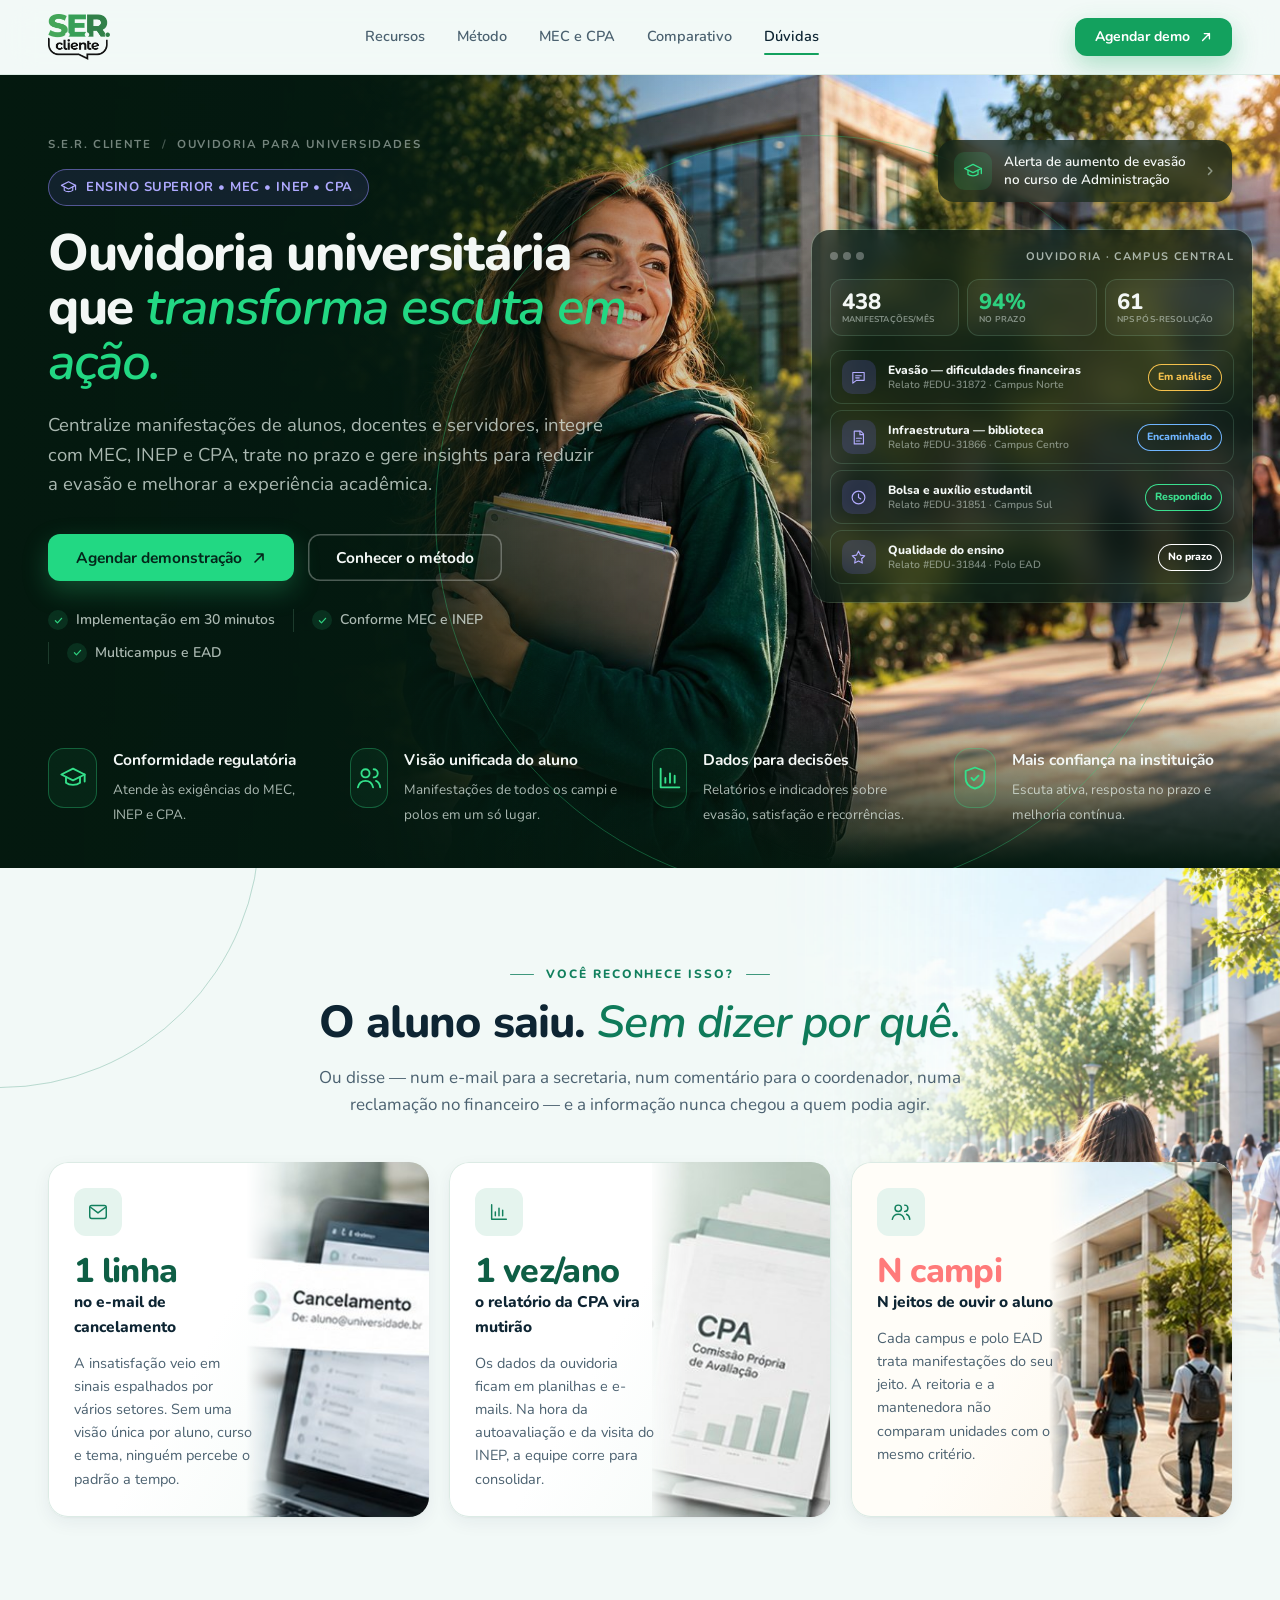
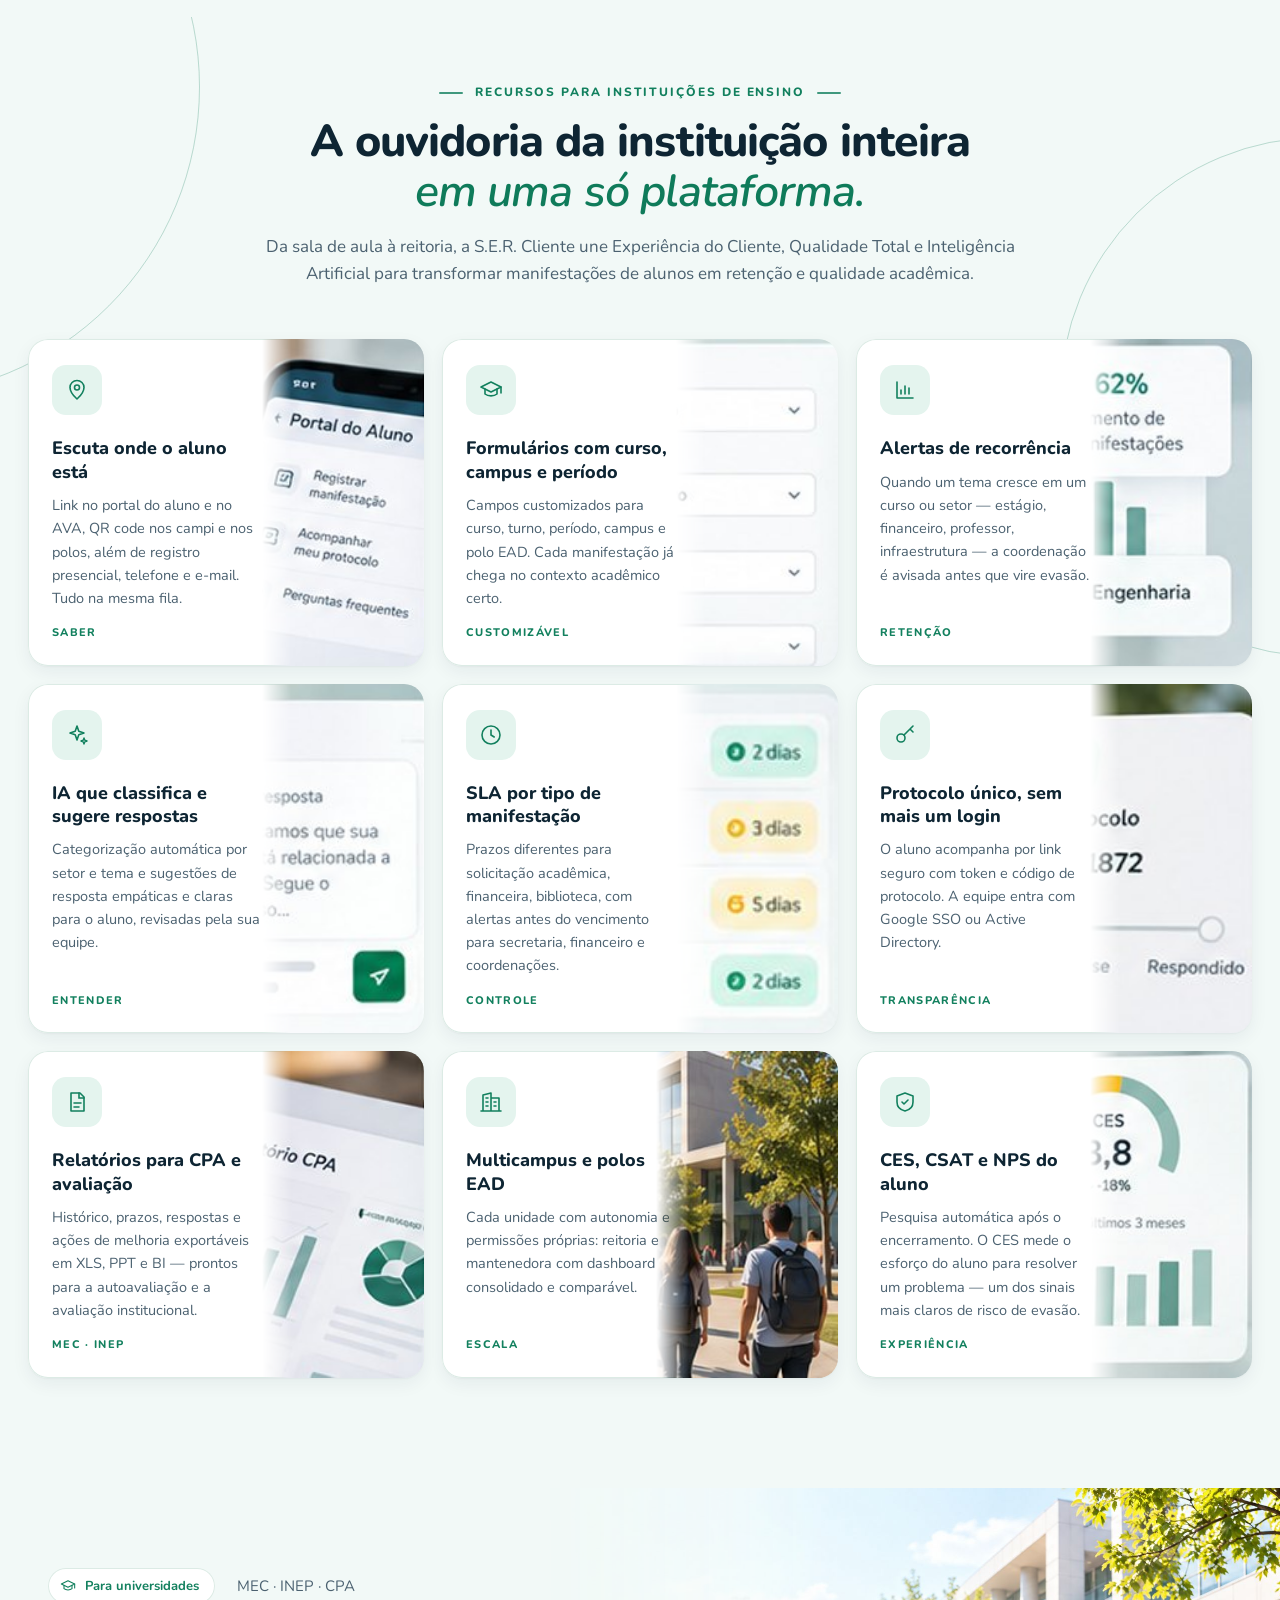
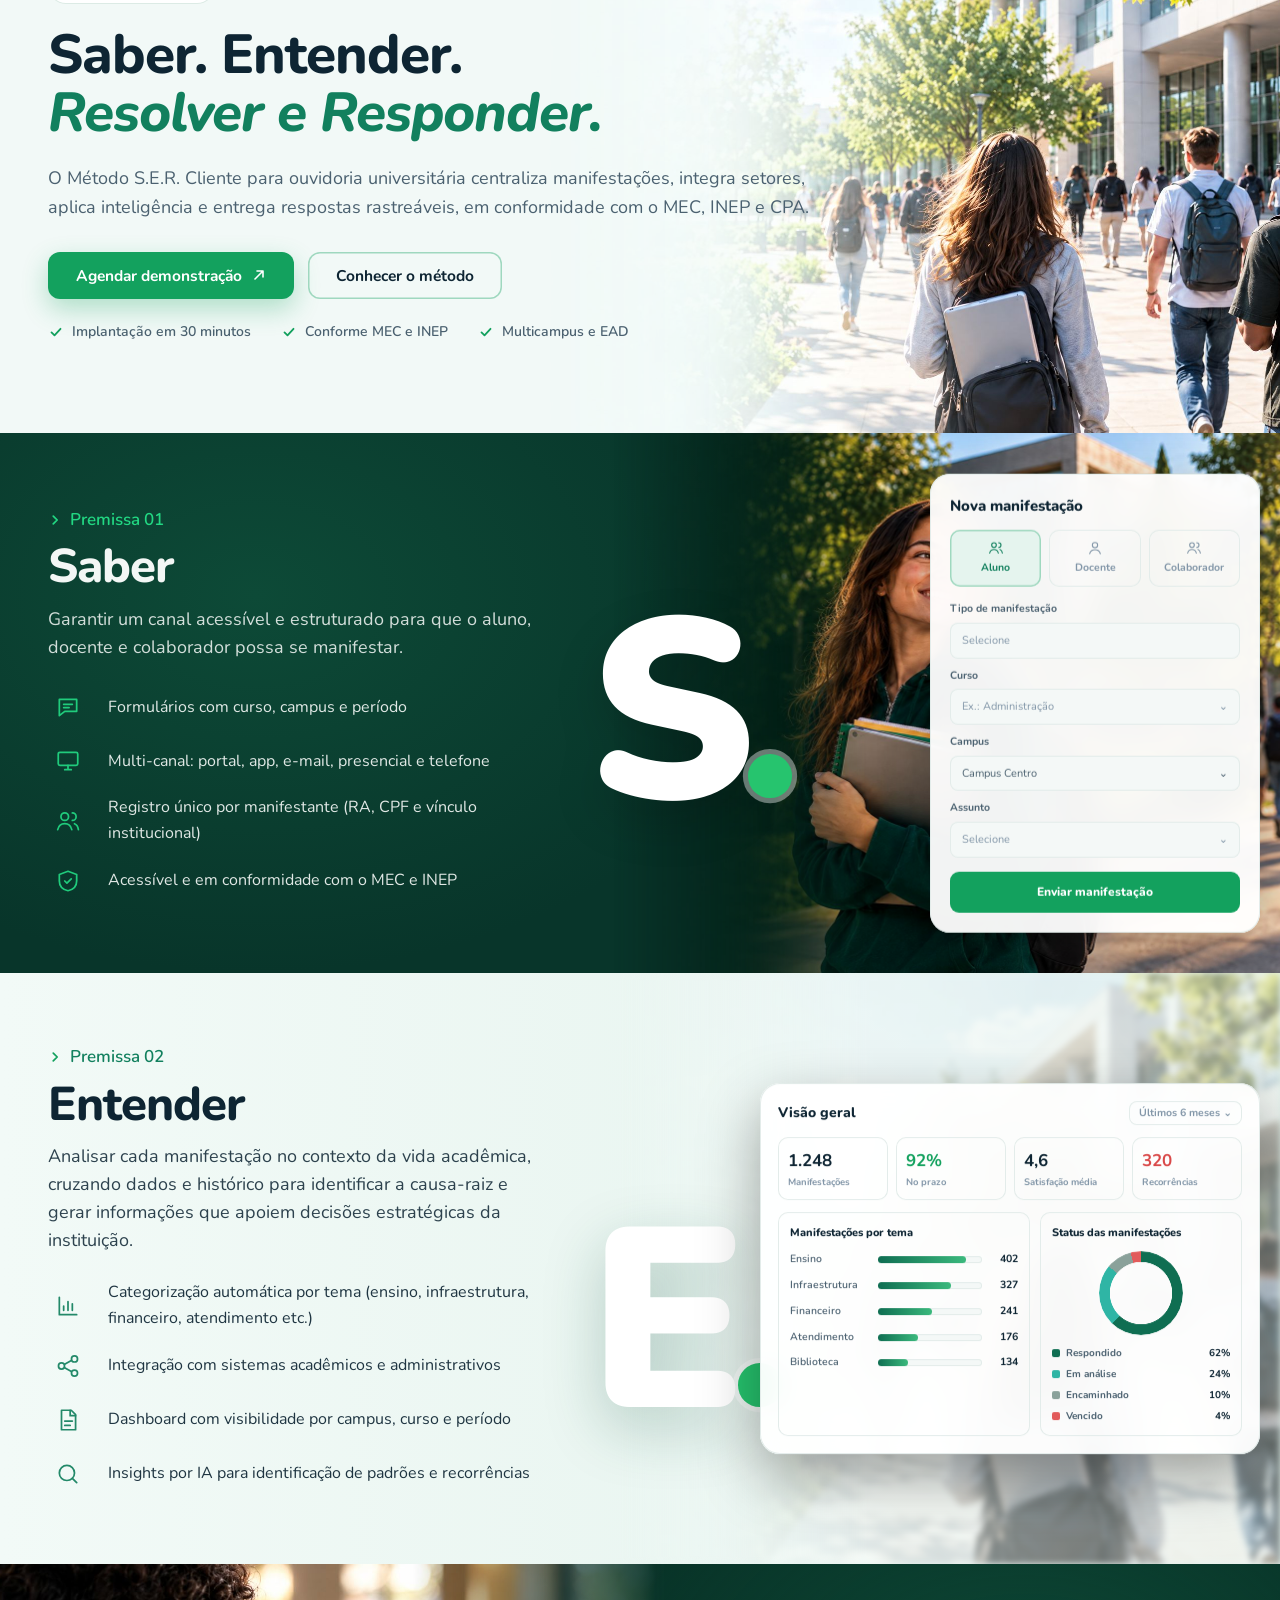
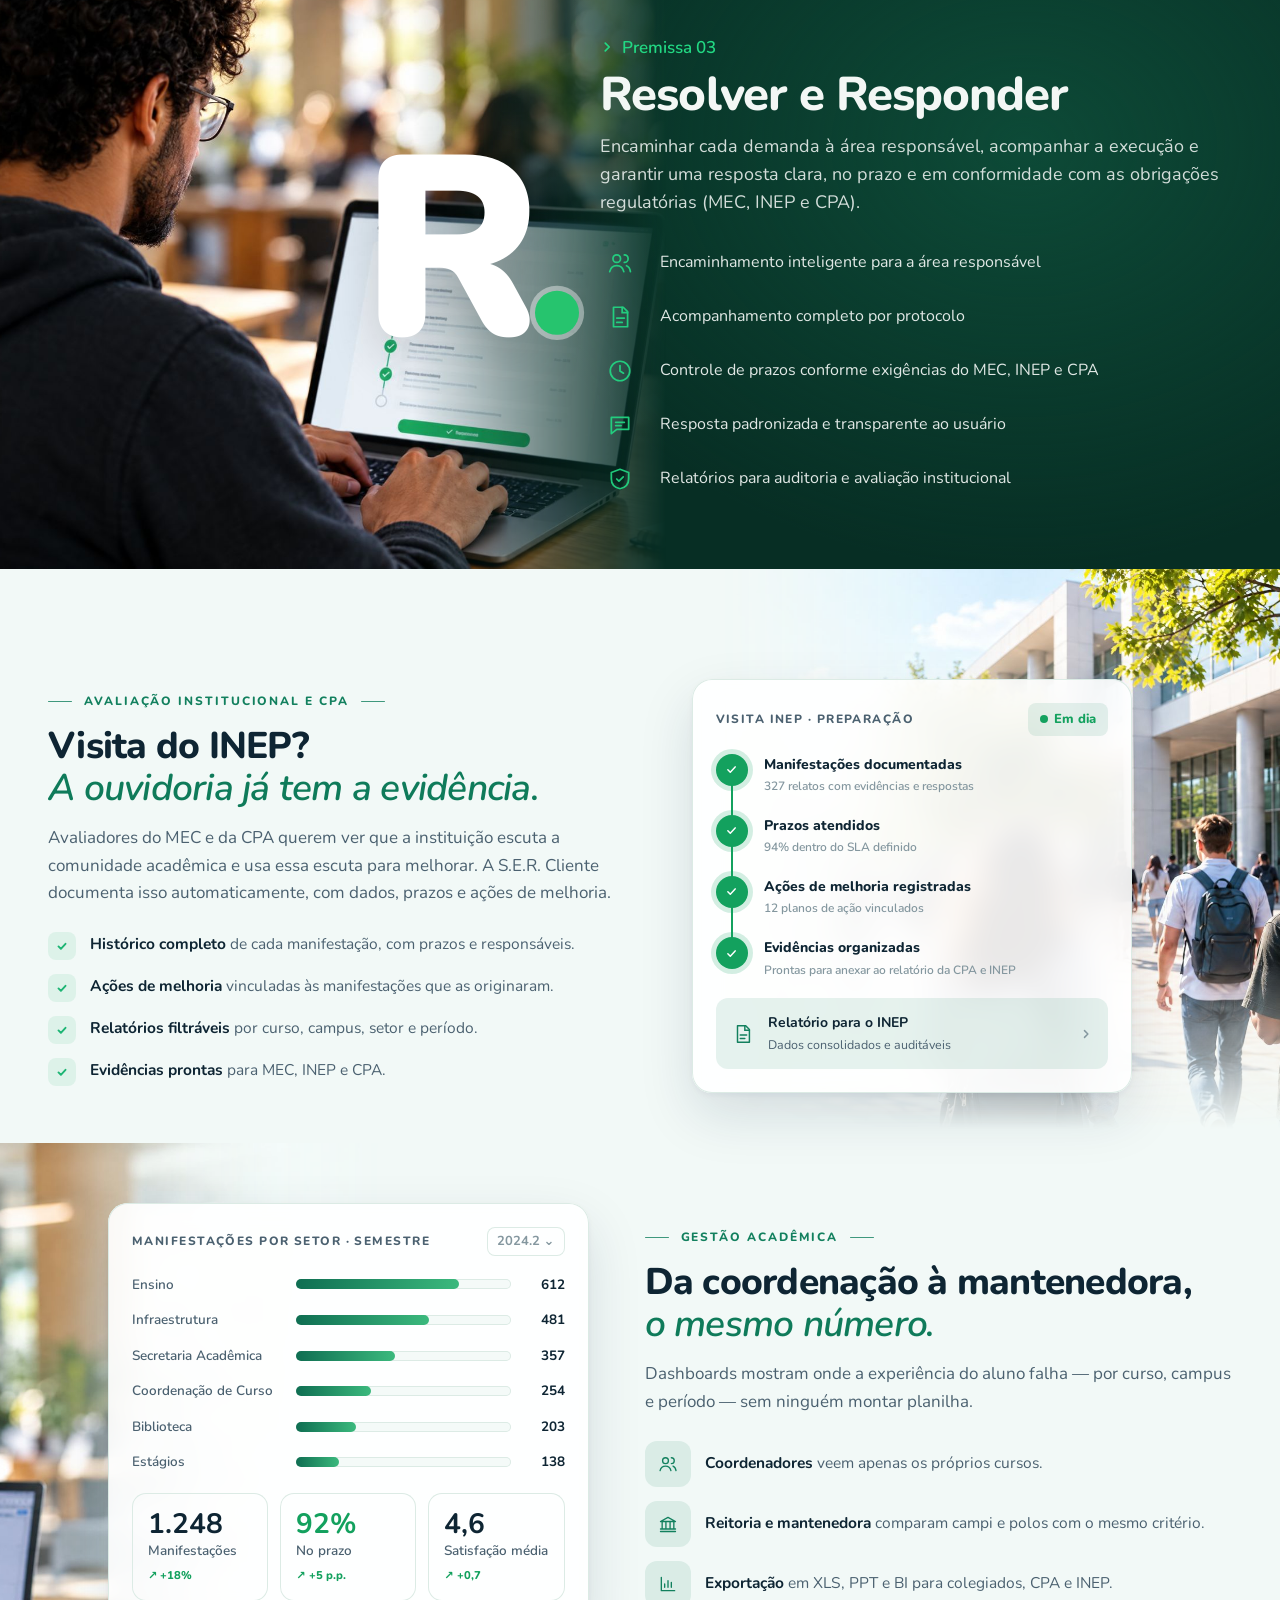
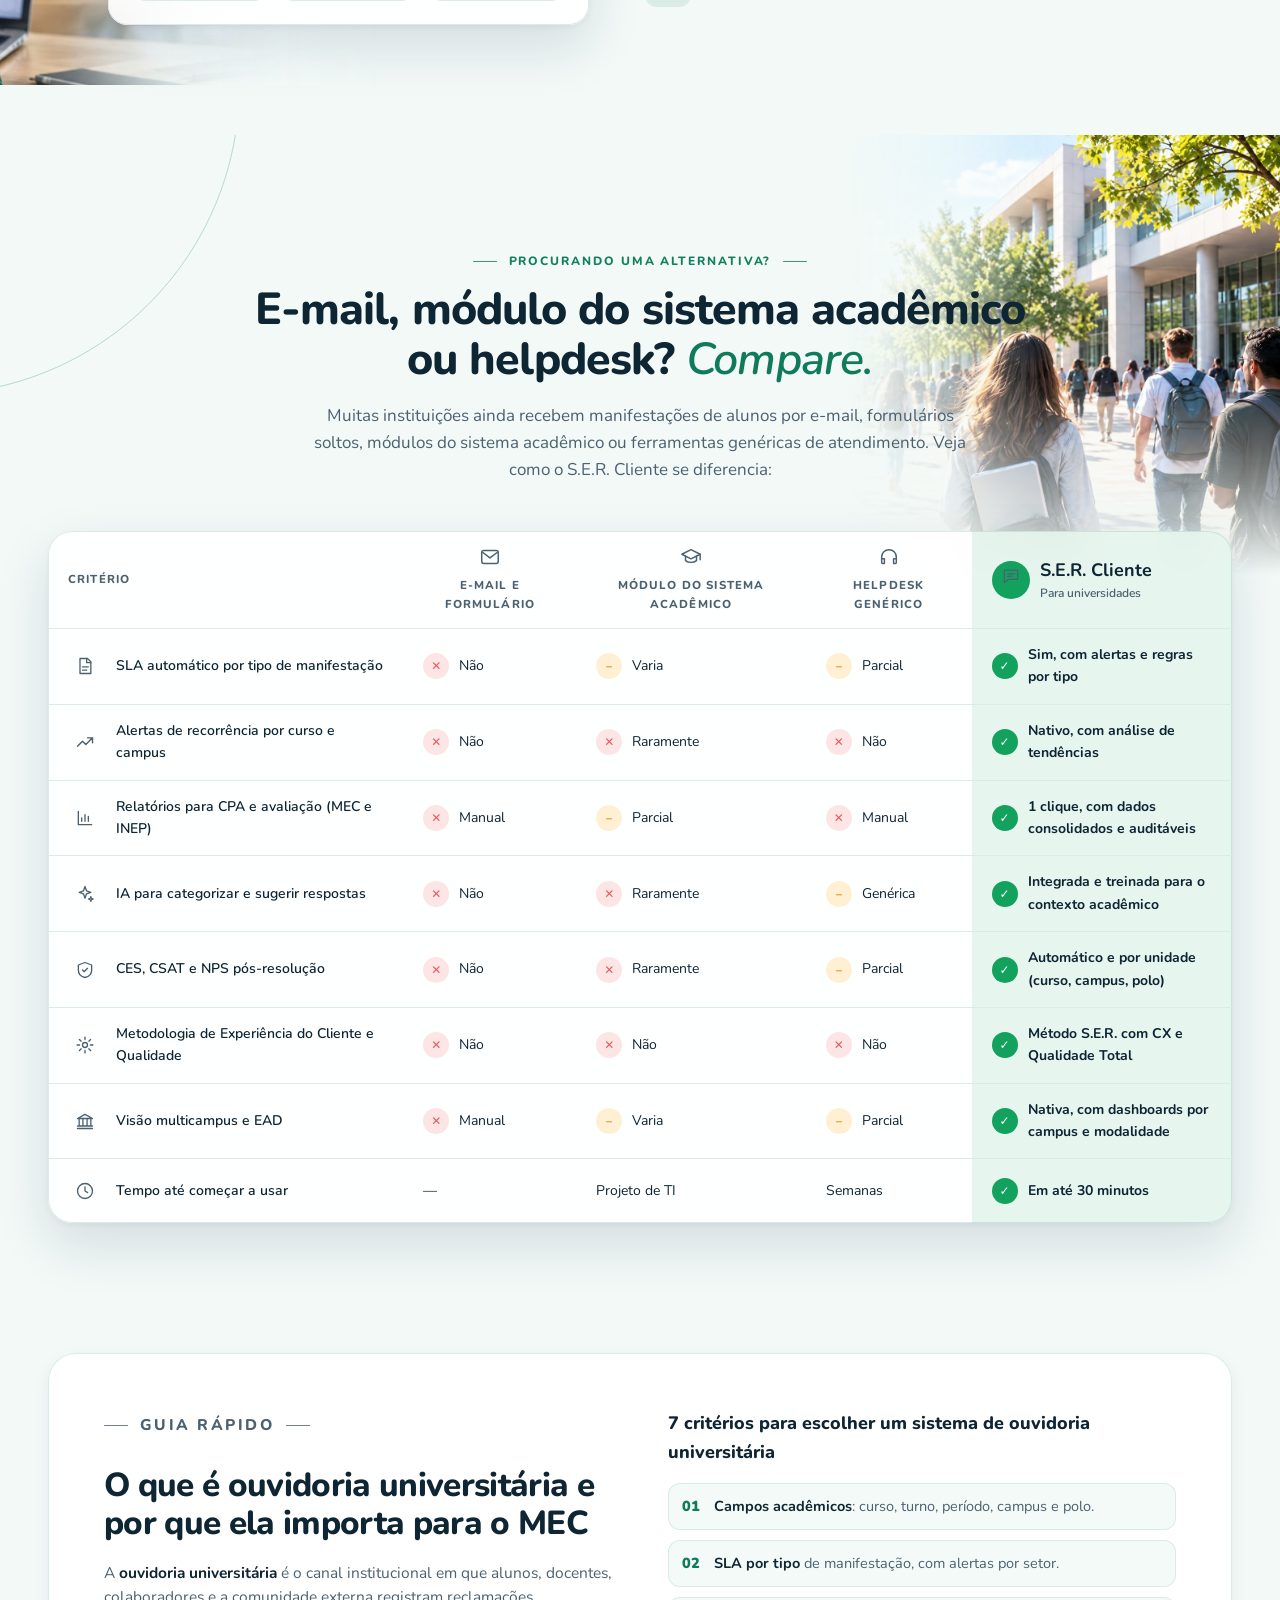
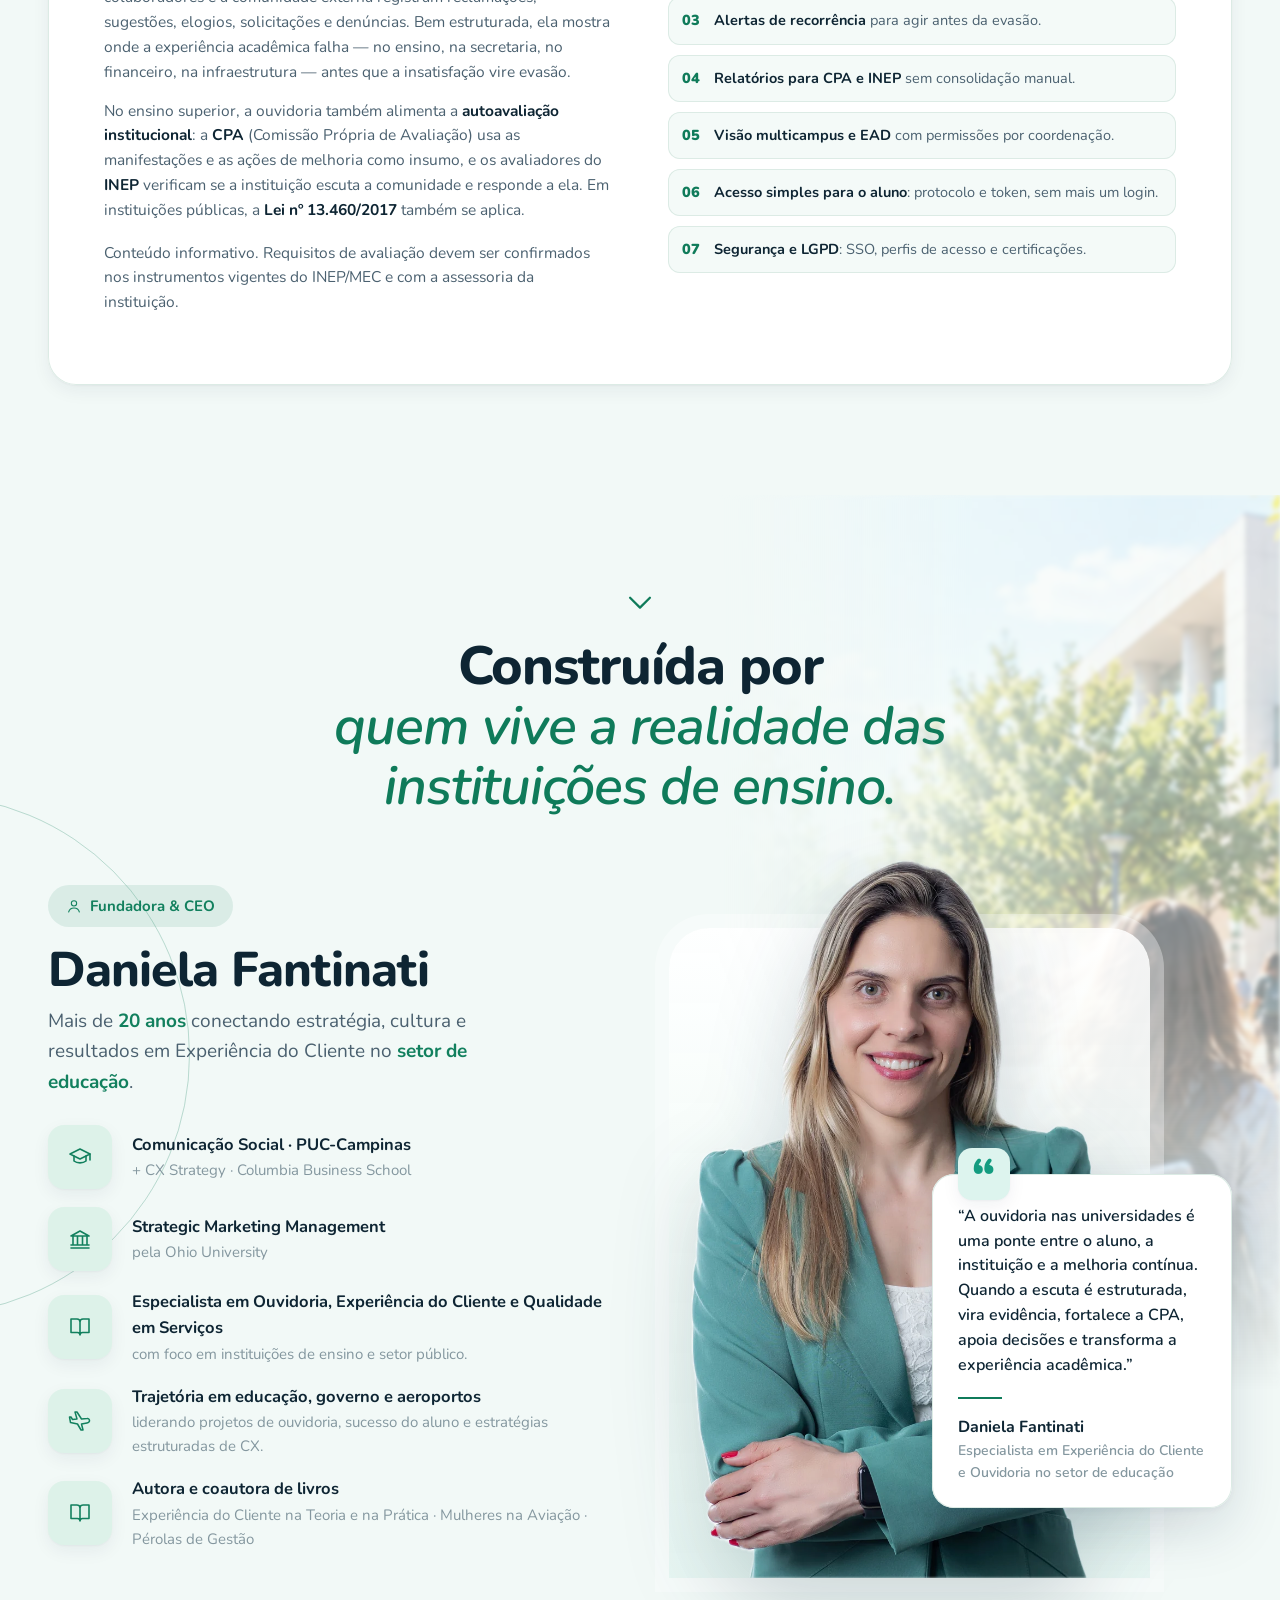
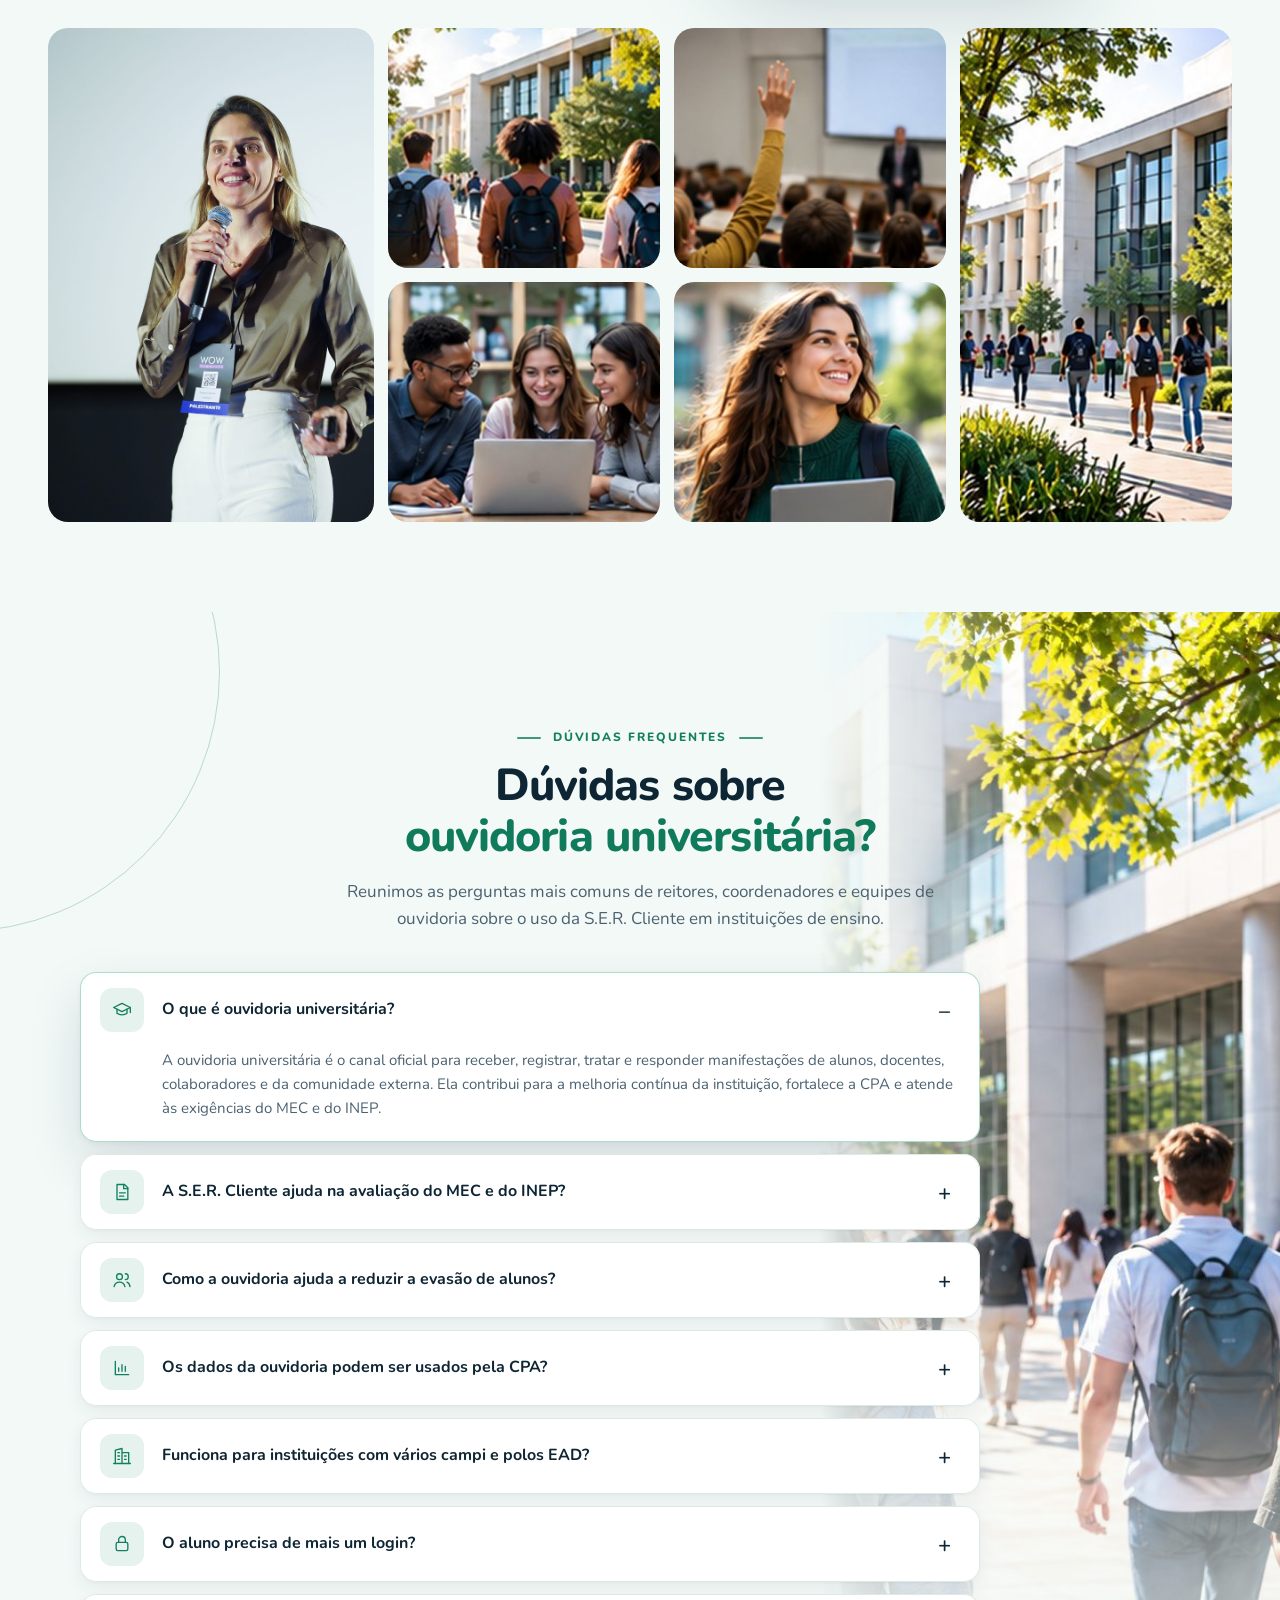
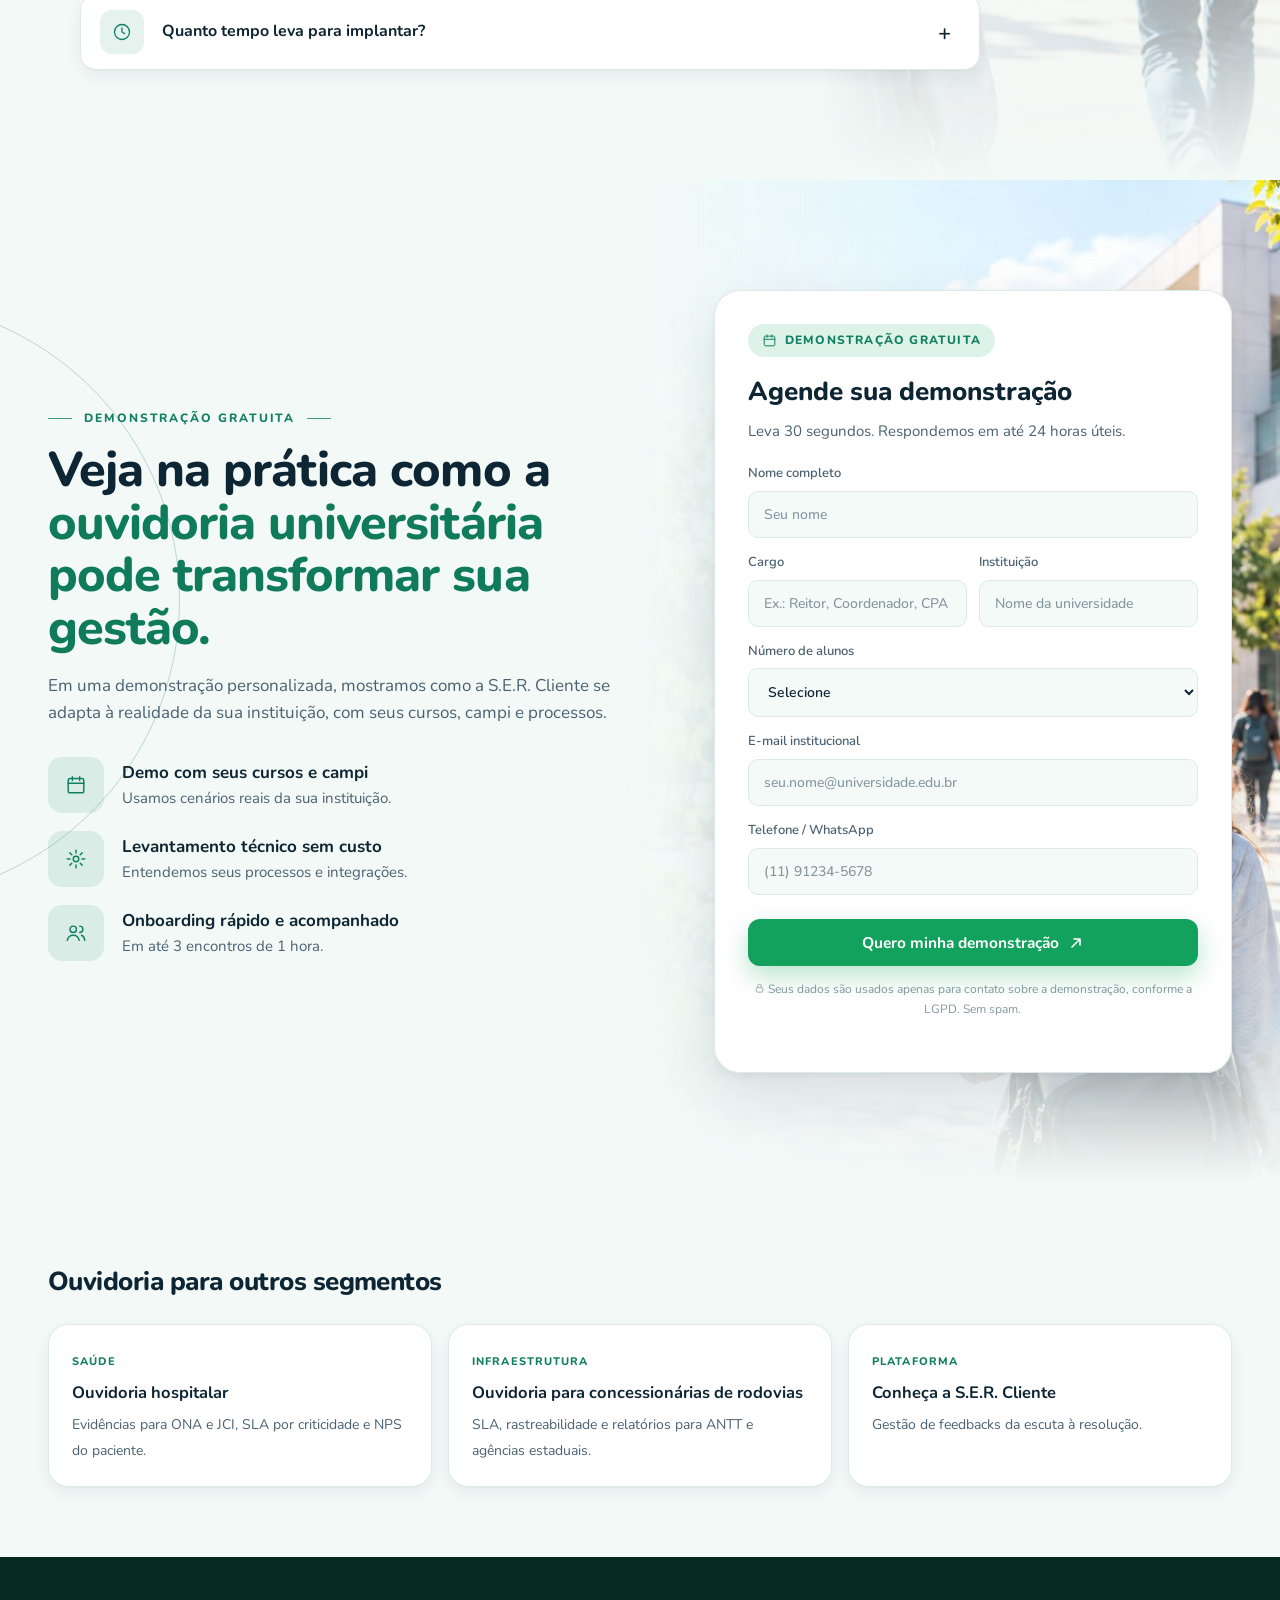
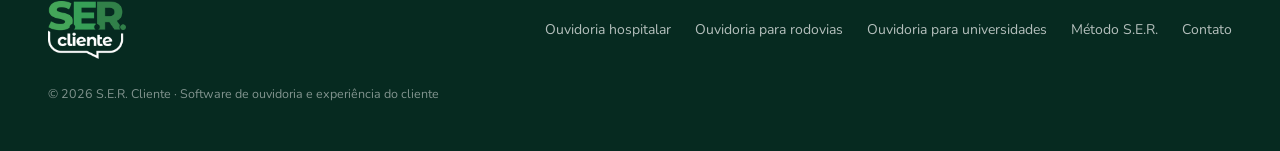
<file: ouvidoria-universidades/index.html>
<!DOCTYPE html>
<html lang="pt-BR">
<head>
<meta charset="UTF-8">
<meta name="viewport" content="width=device-width, initial-scale=1.0">
<title>Ouvidoria para Universidades e Faculdades | S.E.R. Cliente</title>
<meta name="description" content="Software de ouvidoria universitária para IES: escuta de alunos, SLA, relatórios para CPA e avaliação do MEC/INEP e alertas que ajudam a reduzir a evasão.">
<meta name="keywords" content="ouvidoria universitária, sistema de ouvidoria para universidades, software de ouvidoria para faculdades, ouvidoria IES, ouvidoria acadêmica, CPA, avaliação institucional MEC, SINAES, evasão escolar ensino superior">
<link rel="canonical" href="https://sercliente.com.br/ouvidoria-universidades/">
<link rel="alternate" hreflang="pt-BR" href="https://sercliente.com.br/ouvidoria-universidades/">
<meta name="robots" content="index, follow, max-image-preview:large">
<meta name="theme-color" content="#04190F">

<meta property="og:type" content="website">
<meta property="og:locale" content="pt_BR">
<meta property="og:site_name" content="S.E.R. Cliente">
<meta property="og:title" content="Ouvidoria universitária que ouve o aluno antes que ele desista | S.E.R. Cliente">
<meta property="og:description" content="Centralize a voz de alunos de todos os campi e polos, trate no prazo e leve dados prontos para a CPA e a avaliação do MEC.">
<meta property="og:url" content="https://sercliente.com.br/ouvidoria-universidades/">
<meta property="og:image" content="https://sercliente.com.br/assets/universidades/hero.jpg">
<meta name="twitter:card" content="summary_large_image">

<link rel="preconnect" href="https://fonts.googleapis.com">
<link rel="preconnect" href="https://fonts.gstatic.com" crossorigin>
<link href="https://fonts.googleapis.com/css2?family=Nunito:ital,wght@0,400;0,600;0,700;0,800;0,900;1,500;1,600;1,700;1,800&display=swap" rel="stylesheet">
<link rel="stylesheet" href="../assets/lp-ser.css">
<link rel="preload" as="image" href="../assets/universidades/hero.jpg">

<script type="application/ld+json">
{
  "@context": "https://schema.org",
  "@graph": [
    {
      "@type": "Organization",
      "@id": "https://sercliente.com.br/#org",
      "name": "S.E.R. Cliente",
      "url": "https://sercliente.com.br/",
      "founder": { "@type": "Person", "name": "Daniela Fantinati", "jobTitle": "Fundadora & CEO" }
    },
    {
      "@type": "WebPage",
      "@id": "https://sercliente.com.br/ouvidoria-universidades/#webpage",
      "url": "https://sercliente.com.br/ouvidoria-universidades/",
      "name": "Ouvidoria para Universidades e Faculdades | S.E.R. Cliente",
      "inLanguage": "pt-BR",
      "isPartOf": { "@id": "https://sercliente.com.br/#org" },
      "about": { "@id": "https://sercliente.com.br/ouvidoria-universidades/#software" },
      "breadcrumb": { "@id": "https://sercliente.com.br/ouvidoria-universidades/#breadcrumb" }
    },
    {
      "@type": "BreadcrumbList",
      "@id": "https://sercliente.com.br/ouvidoria-universidades/#breadcrumb",
      "itemListElement": [
        { "@type": "ListItem", "position": 1, "name": "S.E.R. Cliente", "item": "https://sercliente.com.br/" },
        { "@type": "ListItem", "position": 2, "name": "Ouvidoria para universidades", "item": "https://sercliente.com.br/ouvidoria-universidades/" }
      ]
    },
    {
      "@type": "SoftwareApplication",
      "@id": "https://sercliente.com.br/ouvidoria-universidades/#software",
      "name": "S.E.R. Cliente — Ouvidoria Universitária",
      "applicationCategory": "BusinessApplication",
      "applicationSubCategory": "Software de ouvidoria",
      "operatingSystem": "Web, iOS, Android (navegador)",
      "description": "Plataforma SaaS de ouvidoria para universidades, centros universitários e faculdades, com SLA automático, alertas de recorrência por curso e setor, relatórios para a CPA e a avaliação institucional, IA para categorização e respostas, e CES, CSAT e NPS pós-resolução.",
      "audience": { "@type": "BusinessAudience", "audienceType": "Instituições de ensino superior, grupos educacionais e polos EAD" },
      "featureList": "Formulários com curso, campus, período e polo EAD; SLA automático por tipo de manifestação; Alertas de recorrência por curso e setor; Relatórios para CPA e avaliação institucional; IA para categorização e sugestão de resposta; Protocolo único e acesso por token; Multicampus e polos EAD; CES, CSAT e NPS; Google SSO e Active Directory; API REST; LGPD, ISO 27001 e SOC 2",
      "provider": { "@id": "https://sercliente.com.br/#org" }
    },
    {
      "@type": "FAQPage",
      "@id": "https://sercliente.com.br/ouvidoria-universidades/#faq",
      "mainEntity": [
        { "@type": "Question", "name": "O que é ouvidoria universitária?",
          "acceptedAnswer": { "@type": "Answer", "text": "A ouvidoria universitária é o canal oficial para receber, registrar, tratar e responder manifestações de alunos, docentes, colaboradores e da comunidade externa. Ela contribui para a melhoria contínua da instituição, fortalece a CPA e atende às exigências do MEC e do INEP." } },
        { "@type": "Question", "name": "A S.E.R. Cliente ajuda na avaliação do MEC e do INEP?",
          "acceptedAnswer": { "@type": "Answer", "text": "Sim. A plataforma organiza o histórico, os prazos, as respostas e as ações de melhoria geradas pela ouvidoria, em relatórios exportáveis que servem de evidência na avaliação institucional e alimentam o trabalho da CPA." } },
        { "@type": "Question", "name": "Como a ouvidoria ajuda a reduzir a evasão de alunos?",
          "acceptedAnswer": { "@type": "Answer", "text": "Muitos alunos manifestam insatisfação antes de cancelar a matrícula. A S.E.R. Cliente categoriza as manifestações por curso, campus e tema, emite alertas de recorrência e mede o esforço do aluno (CES) para resolver problemas, permitindo que a coordenação aja antes que a insatisfação vire evasão." } },
        { "@type": "Question", "name": "Os dados da ouvidoria podem ser usados pela CPA?",
          "acceptedAnswer": { "@type": "Answer", "text": "Sim. Os relatórios podem ser filtrados por período, curso, campus, setor e tipo de manifestação e exportados em xls, ppt ou BI, prontos para compor o relatório de autoavaliação da CPA." } },
        { "@type": "Question", "name": "Funciona para instituições com vários campi e polos EAD?",
          "acceptedAnswer": { "@type": "Answer", "text": "Sim. Cada campus ou polo opera com autonomia e permissões próprias, e a reitoria ou mantenedora acompanha tudo em um dashboard consolidado." } },
        { "@type": "Question", "name": "O aluno precisa de mais um login?",
          "acceptedAnswer": { "@type": "Answer", "text": "Não. O aluno recebe um código de protocolo e acompanha a manifestação por link seguro com token de acesso. Para a equipe da instituição, o acesso pode ser feito via Google SSO ou Microsoft Active Directory." } },
        { "@type": "Question", "name": "Quanto tempo leva para implantar?",
          "acceptedAnswer": { "@type": "Answer", "text": "O acesso à plataforma é liberado em 30 minutos e o onboarding é feito em até três encontros de 1 hora. Integrações com o sistema acadêmico são avaliadas em um levantamento técnico gratuito." } }
      ]
    }
  ]
}
</script>
</head>
<body class="t-edu">

<svg width="0" height="0" style="position:absolute" aria-hidden="true">
  <defs>
    <symbol id="i-arrow" viewBox="0 0 14 14"><path d="M3 11L11 3M11 3H5M11 3V9" fill="none" stroke="currentColor" stroke-width="1.6" stroke-linecap="round" stroke-linejoin="round"/></symbol>
    <symbol id="i-check" viewBox="0 0 16 16"><path d="M3.5 8.4l3 3 6-6.6" fill="none" stroke="currentColor" stroke-width="1.8" stroke-linecap="round" stroke-linejoin="round"/></symbol>
    <symbol id="i-chat" viewBox="0 0 24 24"><path d="M4 5h16v11H9l-5 4z" fill="none" stroke="currentColor" stroke-width="1.6" stroke-linejoin="round"/><path d="M8 9.5h8M8 12.5h5" fill="none" stroke="currentColor" stroke-width="1.6" stroke-linecap="round"/></symbol>
    <symbol id="i-clock" viewBox="0 0 24 24"><circle cx="12" cy="12" r="9" fill="none" stroke="currentColor" stroke-width="1.6"/><path d="M12 7v5l3.2 2" fill="none" stroke="currentColor" stroke-width="1.6" stroke-linecap="round"/></symbol>
    <symbol id="i-shield" viewBox="0 0 24 24"><path d="M12 3l8 3v6c0 5-3.5 8-8 9-4.5-1-8-4-8-9V6z" fill="none" stroke="currentColor" stroke-width="1.6" stroke-linejoin="round"/><path d="M9 12l2 2 4-4" fill="none" stroke="currentColor" stroke-width="1.6" stroke-linecap="round" stroke-linejoin="round"/></symbol>
    <symbol id="i-ai" viewBox="0 0 24 24"><path d="M12 3l1.8 5.2L19 10l-5.2 1.8L12 17l-1.8-5.2L5 10l5.2-1.8z" fill="none" stroke="currentColor" stroke-width="1.6" stroke-linejoin="round"/><path d="M19 15l.8 2.2L22 18l-2.2.8L19 21l-.8-2.2L16 18l2.2-.8z" fill="none" stroke="currentColor" stroke-width="1.4" stroke-linejoin="round"/></symbol>
    <symbol id="i-building" viewBox="0 0 24 24"><path d="M4 21V5l8-2v18M12 8h8v13M2 21h20M7 8h2M7 12h2M7 16h2M15 12h2M15 16h2" fill="none" stroke="currentColor" stroke-width="1.6" stroke-linecap="round" stroke-linejoin="round"/></symbol>
    <symbol id="i-doc" viewBox="0 0 24 24"><path d="M6 3h9l4 4v14H6z" fill="none" stroke="currentColor" stroke-width="1.6" stroke-linejoin="round"/><path d="M14 3v5h5M9 13h7M9 17h5" fill="none" stroke="currentColor" stroke-width="1.6" stroke-linecap="round"/></symbol>
    <symbol id="i-key" viewBox="0 0 24 24"><circle cx="8" cy="15" r="4" fill="none" stroke="currentColor" stroke-width="1.6"/><path d="M11 12l9-9M17 6l3 3" fill="none" stroke="currentColor" stroke-width="1.6" stroke-linecap="round"/></symbol>
    <symbol id="i-star" viewBox="0 0 24 24"><path d="M12 3l2.7 5.6 6.1.9-4.4 4.3 1 6.1L12 17l-5.4 2.9 1-6.1-4.4-4.3 6.1-.9z" fill="none" stroke="currentColor" stroke-width="1.6" stroke-linejoin="round"/></symbol>
    <symbol id="i-users" viewBox="0 0 24 24"><circle cx="9" cy="8" r="3.5" fill="none" stroke="currentColor" stroke-width="1.6"/><path d="M2.5 20c.8-3.5 3.4-5.5 6.5-5.5s5.7 2 6.5 5.5M16 4.5a3.5 3.5 0 010 7M18 14.5c2 .7 3.2 2.6 3.6 5.5" fill="none" stroke="currentColor" stroke-width="1.6" stroke-linecap="round"/></symbol>
    <symbol id="i-plug" viewBox="0 0 24 24"><path d="M9 2v6M15 2v6M6 8h12v4a6 6 0 01-12 0zM12 18v4" fill="none" stroke="currentColor" stroke-width="1.6" stroke-linecap="round" stroke-linejoin="round"/></symbol>
    <symbol id="i-search" viewBox="0 0 24 24"><circle cx="11" cy="11" r="7" fill="none" stroke="currentColor" stroke-width="1.6"/><path d="M20 20l-4-4" fill="none" stroke="currentColor" stroke-width="1.6" stroke-linecap="round"/></symbol>
    <symbol id="i-heart" viewBox="0 0 24 24"><path d="M20.8 8.6a5 5 0 00-8.8-3.2 5 5 0 00-8.8 3.2c0 5.4 8.8 11.4 8.8 11.4s8.8-6 8.8-11.4z" fill="none" stroke="currentColor" stroke-width="1.6" stroke-linejoin="round"/><path d="M4 12h3.5l2-3 3 6 2-3H20" fill="none" stroke="currentColor" stroke-width="1.6" stroke-linecap="round" stroke-linejoin="round"/></symbol>
    <symbol id="i-qr" viewBox="0 0 24 24"><path d="M3 3h7v7H3zM14 3h7v7h-7zM3 14h7v7H3zM14 14h3v3h-3zM18 18h3v3h-3z" fill="none" stroke="currentColor" stroke-width="1.6" stroke-linejoin="round"/></symbol>
    <symbol id="i-cloud" viewBox="0 0 24 24"><path d="M7 18a4.5 4.5 0 01-.6-9 6 6 0 0111.4 1.6A3.8 3.8 0 0117.5 18z" fill="none" stroke="currentColor" stroke-width="1.6" stroke-linejoin="round"/></symbol>
    <symbol id="i-road" viewBox="0 0 24 24"><path d="M8 3L4 21M16 3l4 18M12 4v3M12 11v3M12 18v2" fill="none" stroke="currentColor" stroke-width="1.6" stroke-linecap="round"/></symbol>
    <symbol id="i-cap" viewBox="0 0 24 24"><path d="M2 9l10-5 10 5-10 5z" fill="none" stroke="currentColor" stroke-width="1.6" stroke-linejoin="round"/><path d="M6 11v5c3 2.5 9 2.5 12 0v-5M22 9v6" fill="none" stroke="currentColor" stroke-width="1.6" stroke-linecap="round"/></symbol>
    <symbol id="i-book" viewBox="0 0 24 24"><path d="M3 4h6a3 3 0 013 3v13a2.5 2.5 0 00-2.5-2.5H3zM21 4h-6a3 3 0 00-3 3v13a2.5 2.5 0 012.5-2.5H21z" fill="none" stroke="currentColor" stroke-width="1.6" stroke-linejoin="round"/></symbol>
    <symbol id="i-trophy" viewBox="0 0 24 24"><path d="M7 4h10v5a5 5 0 01-10 0zM7 6H4a3 3 0 003 4M17 6h3a3 3 0 01-3 4M12 14v4M8 21h8M9 18h6" fill="none" stroke="currentColor" stroke-width="1.6" stroke-linecap="round" stroke-linejoin="round"/></symbol>
    <symbol id="i-brief" viewBox="0 0 24 24"><rect x="3" y="7" width="18" height="13" rx="2" fill="none" stroke="currentColor" stroke-width="1.6"/><path d="M9 7V5a2 2 0 012-2h2a2 2 0 012 2v2M3 12.5h18" fill="none" stroke="currentColor" stroke-width="1.6"/></symbol>
    <symbol id="i-play" viewBox="0 0 24 24"><path d="M8 5.5v13l10-6.5z" fill="none" stroke="currentColor" stroke-width="1.6" stroke-linejoin="round"/></symbol>
    <symbol id="i-phone" viewBox="0 0 24 24"><path d="M5 3h4l2 5-2.5 1.5a11 11 0 006 6L16 13l5 2v4a2 2 0 01-2 2A16 16 0 013 5a2 2 0 012-2z" fill="none" stroke="currentColor" stroke-width="1.6" stroke-linejoin="round"/></symbol>
    <symbol id="i-mail" viewBox="0 0 24 24"><rect x="3" y="5" width="18" height="14" rx="2" fill="none" stroke="currentColor" stroke-width="1.6"/><path d="M3.5 6.5L12 13l8.5-6.5" fill="none" stroke="currentColor" stroke-width="1.6" stroke-linejoin="round"/></symbol>
    <symbol id="i-user" viewBox="0 0 24 24"><circle cx="12" cy="8" r="4" fill="none" stroke="currentColor" stroke-width="1.6"/><path d="M4 21c1-4 4-6 8-6s7 2 8 6" fill="none" stroke="currentColor" stroke-width="1.6" stroke-linecap="round"/></symbol>
    <symbol id="i-gear" viewBox="0 0 24 24"><circle cx="12" cy="12" r="3" fill="none" stroke="currentColor" stroke-width="1.6"/><path d="M12 2.5v3M12 18.5v3M2.5 12h3M18.5 12h3M5.3 5.3l2.1 2.1M16.6 16.6l2.1 2.1M5.3 18.7l2.1-2.1M16.6 7.4l2.1-2.1" fill="none" stroke="currentColor" stroke-width="1.6" stroke-linecap="round"/></symbol>
    <symbol id="i-chart" viewBox="0 0 24 24"><path d="M4 20V4M4 20h16M8 16v-4M12 16V8M16 16v-6" fill="none" stroke="currentColor" stroke-width="1.6" stroke-linecap="round"/></symbol>
    <symbol id="i-bell" viewBox="0 0 24 24"><path d="M6 16V11a6 6 0 0112 0v5l1.5 2h-15zM10 20.5a2 2 0 004 0" fill="none" stroke="currentColor" stroke-width="1.6" stroke-linejoin="round"/></symbol>
    <symbol id="i-eye" viewBox="0 0 24 24"><path d="M2 12s3.5-6.5 10-6.5S22 12 22 12s-3.5 6.5-10 6.5S2 12 2 12z" fill="none" stroke="currentColor" stroke-width="1.6"/><circle cx="12" cy="12" r="3" fill="none" stroke="currentColor" stroke-width="1.6"/></symbol>
    <symbol id="i-alert" viewBox="0 0 24 24"><path d="M12 3l10 17H2zM12 10v4M12 17v.5" fill="none" stroke="currentColor" stroke-width="1.6" stroke-linecap="round" stroke-linejoin="round"/></symbol>
    <symbol id="i-headset" viewBox="0 0 24 24"><path d="M4 14v-2a8 8 0 0116 0v2M4 14h3v5H5a1 1 0 01-1-1zM20 14h-3v5h2a1 1 0 001-1z" fill="none" stroke="currentColor" stroke-width="1.6" stroke-linejoin="round"/></symbol>
    <symbol id="i-lock" viewBox="0 0 24 24"><rect x="5" y="10" width="14" height="10" rx="2" fill="none" stroke="currentColor" stroke-width="1.6"/><path d="M8 10V7a4 4 0 018 0v3" fill="none" stroke="currentColor" stroke-width="1.6"/></symbol>
    <symbol id="i-pin" viewBox="0 0 24 24"><path d="M12 21s7-6.2 7-11.5A7 7 0 005 9.5C5 14.8 12 21 12 21z" fill="none" stroke="currentColor" stroke-width="1.6" stroke-linejoin="round"/><circle cx="12" cy="9.5" r="2.5" fill="none" stroke="currentColor" stroke-width="1.6"/></symbol>
    <symbol id="i-share" viewBox="0 0 24 24"><circle cx="6" cy="12" r="2.8" fill="none" stroke="currentColor" stroke-width="1.6"/><circle cx="18" cy="5.5" r="2.8" fill="none" stroke="currentColor" stroke-width="1.6"/><circle cx="18" cy="18.5" r="2.8" fill="none" stroke="currentColor" stroke-width="1.6"/><path d="M8.5 10.7l7-3.9M8.5 13.3l7 3.9" fill="none" stroke="currentColor" stroke-width="1.6"/></symbol>
    <symbol id="i-target" viewBox="0 0 24 24"><circle cx="12" cy="12" r="9" fill="none" stroke="currentColor" stroke-width="1.6"/><circle cx="12" cy="12" r="5" fill="none" stroke="currentColor" stroke-width="1.6"/><circle cx="12" cy="12" r="1.3" fill="currentColor"/><path d="M14 10l6-6M17 4h3v3" fill="none" stroke="currentColor" stroke-width="1.6" stroke-linecap="round"/></symbol>
    <symbol id="i-bank" viewBox="0 0 24 24"><path d="M3 9l9-5 9 5zM5 9v9M9.5 9v9M14.5 9v9M19 9v9M3 21h18M3 18h18" fill="none" stroke="currentColor" stroke-width="1.6" stroke-linejoin="round" stroke-linecap="round"/></symbol>
    <symbol id="i-plane" viewBox="0 0 24 24"><path d="M2.5 13.5l7 1.5 3.5 6h2l-1.5-6 5.5-1c1.5-.3 2.5-1.3 2.5-2.5s-1-2.2-2.5-2l-5.5.5L9 3H7l2 7-4.5.5L3 8H1.5l1 5.5z" fill="none" stroke="currentColor" stroke-width="1.5" stroke-linejoin="round"/></symbol>
    <symbol id="i-trend" viewBox="0 0 24 24"><path d="M3 17l6-6 4 4 8-8M15 7h6v6" fill="none" stroke="currentColor" stroke-width="1.7" stroke-linecap="round" stroke-linejoin="round"/></symbol>
    <symbol id="i-db" viewBox="0 0 24 24"><ellipse cx="12" cy="5.5" rx="7.5" ry="2.8" fill="none" stroke="currentColor" stroke-width="1.6"/><path d="M4.5 5.5v13c0 1.5 3.4 2.8 7.5 2.8s7.5-1.3 7.5-2.8v-13M4.5 12c0 1.5 3.4 2.8 7.5 2.8s7.5-1.3 7.5-2.8" fill="none" stroke="currentColor" stroke-width="1.6"/></symbol>
    <symbol id="i-screen" viewBox="0 0 24 24"><rect x="3" y="4" width="18" height="12" rx="1.5" fill="none" stroke="currentColor" stroke-width="1.6"/><path d="M9 20h6M12 16v4" fill="none" stroke="currentColor" stroke-width="1.6" stroke-linecap="round"/></symbol>
    <symbol id="i-org" viewBox="0 0 24 24"><rect x="9" y="3" width="6" height="5" rx="1" fill="none" stroke="currentColor" stroke-width="1.6"/><rect x="2.5" y="16" width="6" height="5" rx="1" fill="none" stroke="currentColor" stroke-width="1.6"/><rect x="15.5" y="16" width="6" height="5" rx="1" fill="none" stroke="currentColor" stroke-width="1.6"/><path d="M12 8v4M5.5 16v-4h13v4" fill="none" stroke="currentColor" stroke-width="1.6"/></symbol>
    <symbol id="i-chev" viewBox="0 0 16 16"><path d="M6 3.5l4.5 4.5L6 12.5" fill="none" stroke="currentColor" stroke-width="2" stroke-linecap="round" stroke-linejoin="round"/></symbol>
    <symbol id="i-down" viewBox="0 0 24 24"><path d="M5 9l7 7 7-7" fill="none" stroke="currentColor" stroke-width="1.6" stroke-linecap="round" stroke-linejoin="round"/></symbol>
    <symbol id="i-cal" viewBox="0 0 24 24"><rect x="3.5" y="5" width="17" height="15.5" rx="2" fill="none" stroke="currentColor" stroke-width="1.6"/><path d="M3.5 10h17M8 3v4M16 3v4" fill="none" stroke="currentColor" stroke-width="1.6" stroke-linecap="round"/></symbol>
    <symbol id="i-cone" viewBox="0 0 24 24"><path d="M10 3h4l5 16H5zM7.5 11h9M6 15.5h12M3 21h18" fill="none" stroke="currentColor" stroke-width="1.6" stroke-linejoin="round" stroke-linecap="round"/></symbol>
    <symbol id="i-car" viewBox="0 0 24 24"><path d="M5 16V11l2-5h10l2 5v5M3 16h18v3h-3v-1.5H6V19H3zM5 11h14" fill="none" stroke="currentColor" stroke-width="1.6" stroke-linejoin="round"/><circle cx="7.5" cy="13.5" r="1" fill="currentColor"/><circle cx="16.5" cy="13.5" r="1" fill="currentColor"/></symbol>
    <symbol id="i-home" viewBox="0 0 24 24"><path d="M3 11l9-7 9 7M5.5 9.5V20h13V9.5" fill="none" stroke="currentColor" stroke-width="1.6" stroke-linejoin="round" stroke-linecap="round"/></symbol>
    <symbol id="i-cpu" viewBox="0 0 24 24"><rect x="6" y="6" width="12" height="12" rx="2" fill="none" stroke="currentColor" stroke-width="1.6"/><path d="M9 2.5V6M15 2.5V6M9 18v3.5M15 18v3.5M2.5 9H6M2.5 15H6M18 9h3.5M18 15h3.5M10 10h4v4h-4z" fill="none" stroke="currentColor" stroke-width="1.6" stroke-linecap="round"/></symbol>
    <symbol id="i-quote" viewBox="0 0 24 24"><path d="M4 18v-5c0-4 2-7 6-8l.7 1.6C8.6 7.6 7.6 9.2 7.5 11H10v7zM14 18v-5c0-4 2-7 6-8l.7 1.6c-2.1 1-3.1 2.6-3.2 4.4H20v7z" fill="currentColor"/></symbol>
  </defs>
</svg>

<div class="progress" aria-hidden="true"></div>

<header class="nav">
  <a class="logo" href="/" aria-label="S.E.R. Cliente — página inicial"><img src="../assets/brand/ser-cliente-logo.png" width="242" height="180" alt="S.E.R. Cliente"></a>
  <nav class="nav-links" aria-label="Seções">
    <a href="#recursos">Recursos</a>
    <a href="#metodo">Método</a>
    <a href="#avaliacao">MEC e CPA</a>
    <a href="#comparativo">Comparativo</a>
    <a href="#faq">Dúvidas</a>
  </nav>
  <a class="btn btn-primary btn-sm" href="#demo">Agendar demo <svg width="12" height="12"><use href="#i-arrow"/></svg></a>
</header>

<main>
<!-- ══════════ HERO ══════════ -->
<section class="hero dark" aria-labelledby="h1" style="padding:60px 0 40px;background:#04190F">
  <div class="hero-bg" style="--img:url('../assets/universidades/hero.jpg')" role="img" aria-label="Aluna sorrindo no campus da universidade"></div>
  <div class="wrap">
    <div class="hero-grid">
      <div class="hero-copy">
        <nav class="crumbs in" aria-label="Você está em">
          <ol><li><a href="/">S.E.R. Cliente</a></li><li aria-current="page">Ouvidoria para universidades</li></ol>
        </nav>
        <div class="badge uni in d1"><svg width="17" height="17"><use href="#i-cap"/></svg>ENSINO SUPERIOR • MEC • INEP • CPA</div>
        <h1 id="h1" class="in d2">Ouvidoria universitária que <em style="font-weight:600">transforma escuta em ação.</em></h1>
        <p class="hero-sub in d3">Centralize manifestações de alunos, docentes e servidores, integre com MEC, INEP e CPA, trate no prazo e gere insights para reduzir a evasão e melhorar a experiência acadêmica.</p>
        <div class="hero-actions in d4">
          <a class="btn btn-primary" href="#demo">Agendar demonstração <svg width="14" height="14"><use href="#i-arrow"/></svg></a>
          <a class="btn btn-ghost" href="#metodo">Conhecer o método</a>
        </div>
        <ul class="hero-proof in d5">
          <li><i><svg width="11" height="11"><use href="#i-check"/></svg></i>Implementação em 30 minutos</li>
          <li><i><svg width="11" height="11"><use href="#i-check"/></svg></i>Conforme MEC e INEP</li>
          <li><i><svg width="11" height="11"><use href="#i-check"/></svg></i>Multicampus e EAD</li>
        </ul>
      </div>

      <div class="hero-media" style="height:520px">
        <a class="float in" href="#recursos" style="right:0;top:0;padding:12px 16px"><span class="fi" style="background:rgba(52,224,139,.12);color:#34E08B"><svg width="20" height="20"><use href="#i-cap"/></svg></span><div><b style="font-weight:600">Alerta de aumento de evasão<br>no curso de Administração</b></div><svg width="12" height="12"><use href="#i-chev"/></svg></a>
        <div class="mock in d6" style="right:-20px;top:90px;width:440px;box-shadow:0 0 0 1px rgba(160,240,200,.18),0 30px 80px rgba(0,0,0,.5)" role="img" aria-label="Painel da ouvidoria do campus com manifestações de alunos e status">
          <div class="mock-bar"><span style="display:flex;gap:5px"><i style="width:8px;height:8px;border-radius:50%;background:rgba(255,255,255,.3)"></i><i style="width:8px;height:8px;border-radius:50%;background:rgba(255,255,255,.3)"></i><i style="width:8px;height:8px;border-radius:50%;background:rgba(255,255,255,.3)"></i></span><span style="font-size:11px;font-weight:700;letter-spacing:.12em;color:var(--ink-2)">OUVIDORIA · CAMPUS CENTRAL</span></div>
          <div class="mock-kpis">
            <div class="mock-kpi"><b data-count="438">438</b><span>Manifestações/mês</span></div>
            <div class="mock-kpi"><b class="ac"><span data-count="94">94</span>%</b><span>No prazo</span></div>
            <div class="mock-kpi"><b data-count="61">61</b><span>NPS pós-resolução</span></div>
          </div>
          <div class="mock-rows">
            <div class="mock-row" style="box-shadow:inset 0 0 0 1px var(--line)"><span class="mock-ico" style="background:rgba(120,110,255,.18);color:#B4ADFF"><svg width="17" height="17"><use href="#i-chat"/></svg></span><p>Evasão — dificuldades financeiras<small>Relato #EDU-31872 · Campus Norte</small></p><span class="chip chip-warn">Em análise</span></div>
            <div class="mock-row" style="box-shadow:inset 0 0 0 1px var(--line)"><span class="mock-ico" style="background:rgba(120,110,255,.18);color:#B4ADFF"><svg width="17" height="17"><use href="#i-doc"/></svg></span><p>Infraestrutura — biblioteca<small>Relato #EDU-31866 · Campus Centro</small></p><span class="chip chip-info">Encaminhado</span></div>
            <div class="mock-row" style="box-shadow:inset 0 0 0 1px var(--line)"><span class="mock-ico" style="background:rgba(120,110,255,.18);color:#B4ADFF"><svg width="17" height="17"><use href="#i-clock"/></svg></span><p>Bolsa e auxílio estudantil<small>Relato #EDU-31851 · Campus Sul</small></p><span class="chip chip-ok">Respondido</span></div>
            <div class="mock-row" style="box-shadow:inset 0 0 0 1px var(--line)"><span class="mock-ico" style="background:rgba(120,110,255,.18);color:#B4ADFF"><svg width="17" height="17"><use href="#i-star"/></svg></span><p>Qualidade do ensino<small>Relato #EDU-31844 · Polo EAD</small></p><span class="chip chip-mut">No prazo</span></div>
          </div>
        </div>
      </div>
    </div>
    <ul class="hero-feats in d6">
      <li><i><svg width="28" height="28"><use href="#i-cap"/></svg></i><div><b>Conformidade regulatória</b><span>Atende às exigências do MEC, INEP e CPA.</span></div></li>
      <li><i><svg width="28" height="28"><use href="#i-users"/></svg></i><div><b>Visão unificada do aluno</b><span>Manifestações de todos os campi e polos em um só lugar.</span></div></li>
      <li><i><svg width="28" height="28"><use href="#i-chart"/></svg></i><div><b>Dados para decisões</b><span>Relatórios e indicadores sobre evasão, satisfação e recorrências.</span></div></li>
      <li><i><svg width="28" height="28"><use href="#i-shield"/></svg></i><div><b>Mais confiança na instituição</b><span>Escuta ativa, resposta no prazo e melhoria contínua.</span></div></li>
    </ul>
  </div>
  <span class="arc" style="width:760px;height:760px;left:34%;top:60px" aria-hidden="true"></span>
</section>

<!-- ══════════ DORES ══════════ -->
<section class="sec" aria-labelledby="dor" style="padding:90px 0 100px">
  <div class="sec-photo" style="--img:url('../assets/universidades/campus.jpg');width:40%;max-height:520px;opacity:.9" aria-hidden="true"></div>
  <span class="arc" style="width:520px;height:520px;left:-260px;top:-300px" aria-hidden="true"></span>
  <div class="wrap">
    <div class="center rv">
      <p class="eyebrow">Você reconhece isso?</p>
      <h2 class="h2" id="dor">O aluno saiu. <em style="font-weight:600">Sem dizer por quê.</em></h2>
      <p class="lead">Ou disse — num e-mail para a secretaria, num comentário para o coordenador, numa reclamação no financeiro — e a informação nunca chegou a quem podia agir.</p>
    </div>
    <div class="pains">
      <article class="pain rv"><div class="pain-img" style="--img:url('../assets/universidades/dor-1.jpg')" aria-hidden="true"></div><div class="pain-head"><span class="pain-ico"><svg width="22" height="22"><use href="#i-mail"/></svg></span><div><div class="pain-n">1 linha</div><h3>no e-mail de cancelamento</h3></div></div><p>A insatisfação veio em sinais espalhados por vários setores. Sem uma visão única por aluno, curso e tema, ninguém percebe o padrão a tempo.</p></article>
      <article class="pain rv rv-d1"><div class="pain-img" style="--img:url('../assets/universidades/dor-2.jpg')" aria-hidden="true"></div><div class="pain-head"><span class="pain-ico"><svg width="22" height="22"><use href="#i-chart"/></svg></span><div><div class="pain-n">1 vez/ano</div><h3>o relatório da CPA vira mutirão</h3></div></div><p>Os dados da ouvidoria ficam em planilhas e e-mails. Na hora da autoavaliação e da visita do INEP, a equipe corre para consolidar.</p></article>
      <article class="pain c3 rv rv-d2"><div class="pain-img" style="--img:url('../assets/universidades/dor-3.jpg')" aria-hidden="true"></div><div class="pain-head"><span class="pain-ico"><svg width="22" height="22"><use href="#i-users"/></svg></span><div><div class="pain-n">N campi</div><h3>N jeitos de ouvir o aluno</h3></div></div><p>Cada campus e polo EAD trata manifestações do seu jeito. A reitoria e a mantenedora não comparam unidades com o mesmo critério.</p></article>
    </div>
  </div>
</section>

<!-- ══════════ RECURSOS ══════════ -->
<section class="sec" id="recursos" aria-labelledby="rec" style="padding-top:60px">
  <span class="arc" style="width:620px;height:620px;left:-420px;top:-240px" aria-hidden="true"></span>
  <span class="arc" style="width:520px;height:520px;right:-300px;top:120px" aria-hidden="true"></span>
  <div class="wrap">
    <div class="center rv">
      <p class="eyebrow">Recursos para instituições de ensino</p>
      <h2 class="h2" id="rec">A ouvidoria da instituição inteira <br><em style="font-weight:600">em uma só plataforma.</em></h2>
      <p class="lead" style="max-width:760px">Da sala de aula à reitoria, a S.E.R. Cliente une Experiência do Cliente, Qualidade Total e Inteligência Artificial para transformar manifestações de alunos em retenção e qualidade acadêmica.</p>
    </div>
    <div class="feat-grid">
      <article class="feat rv"><div class="feat-vis" style="--img:url('../assets/universidades/rc-1.jpg')" aria-hidden="true"></div><div class="feat-ico"><svg width="24" height="24"><use href="#i-pin"/></svg></div><h3>Escuta onde o aluno está</h3><p>Link no portal do aluno e no AVA, QR code nos campi e nos polos, além de registro presencial, telefone e e-mail. Tudo na mesma fila.</p><span class="feat-tag">Saber</span></article>
      <article class="feat rv rv-d1"><div class="feat-vis" style="--img:url('../assets/universidades/rc-2.jpg')" aria-hidden="true"></div><div class="feat-ico"><svg width="24" height="24"><use href="#i-cap"/></svg></div><h3>Formulários com curso, campus e período</h3><p>Campos customizados para curso, turno, período, campus e polo EAD. Cada manifestação já chega no contexto acadêmico certo.</p><span class="feat-tag">Customizável</span></article>
      <article class="feat rv rv-d2"><div class="feat-vis" style="--img:url('../assets/universidades/rc-3.jpg')" aria-hidden="true"></div><div class="feat-ico"><svg width="24" height="24"><use href="#i-chart"/></svg></div><h3>Alertas de recorrência</h3><p>Quando um tema cresce em um curso ou setor — estágio, financeiro, professor, infraestrutura — a coordenação é avisada antes que vire evasão.</p><span class="feat-tag">Retenção</span></article>
      <article class="feat rv"><div class="feat-vis" style="--img:url('../assets/universidades/rc-4.jpg')" aria-hidden="true"></div><div class="feat-ico"><svg width="24" height="24"><use href="#i-ai"/></svg></div><h3>IA que classifica e sugere respostas</h3><p>Categorização automática por setor e tema e sugestões de resposta empáticas e claras para o aluno, revisadas pela sua equipe.</p><span class="feat-tag">Entender</span></article>
      <article class="feat rv rv-d1"><div class="feat-vis" style="--img:url('../assets/universidades/rc-5.jpg')" aria-hidden="true"></div><div class="feat-ico"><svg width="24" height="24"><use href="#i-clock"/></svg></div><h3>SLA por tipo de manifestação</h3><p>Prazos diferentes para solicitação acadêmica, financeira, biblioteca, com alertas antes do vencimento para secretaria, financeiro e coordenações.</p><span class="feat-tag">Controle</span></article>
      <article class="feat rv rv-d2"><div class="feat-vis" style="--img:url('../assets/universidades/rc-6.jpg')" aria-hidden="true"></div><div class="feat-ico"><svg width="24" height="24"><use href="#i-key"/></svg></div><h3>Protocolo único, sem mais um login</h3><p>O aluno acompanha por link seguro com token e código de protocolo. A equipe entra com Google SSO ou Active Directory.</p><span class="feat-tag">Transparência</span></article>
      <article class="feat rv"><div class="feat-vis" style="--img:url('../assets/universidades/rc-7.jpg')" aria-hidden="true"></div><div class="feat-ico"><svg width="24" height="24"><use href="#i-doc"/></svg></div><h3>Relatórios para CPA e avaliação</h3><p>Histórico, prazos, respostas e ações de melhoria exportáveis em XLS, PPT e BI — prontos para a autoavaliação e a avaliação institucional.</p><span class="feat-tag">MEC · INEP</span></article>
      <article class="feat rv rv-d1"><div class="feat-vis" style="--img:url('../assets/universidades/rc-8.jpg');width:46%" aria-hidden="true"></div><div class="feat-ico"><svg width="24" height="24"><use href="#i-building"/></svg></div><h3>Multicampus e polos EAD</h3><p>Cada unidade com autonomia e permissões próprias: reitoria e mantenedora com dashboard consolidado e comparável.</p><span class="feat-tag">Escala</span></article>
      <article class="feat rv rv-d2"><div class="feat-vis" style="--img:url('../assets/universidades/rc-9.jpg')" aria-hidden="true"></div><div class="feat-ico"><svg width="24" height="24"><use href="#i-shield"/></svg></div><h3>CES, CSAT e NPS do aluno</h3><p>Pesquisa automática após o encerramento. O CES mede o esforço do aluno para resolver um problema — um dos sinais mais claros de risco de evasão.</p><span class="feat-tag">Experiência</span></article>
    </div>
  </div>
</section>

<!-- ══════════ MÉTODO S.E.R. ══════════ -->
<section id="metodo" aria-labelledby="met">
  <div class="method-intro" style="padding:80px 0 90px">
    <div class="sec-photo" style="--img:url('../assets/universidades/campus.jpg');width:58%;max-height:none;-webkit-mask:linear-gradient(90deg,transparent,#000 40%);mask:linear-gradient(90deg,transparent,#000 40%)" aria-hidden="true"></div>
    <div class="wrap rv">
      <div style="max-width:660px">
        <div style="display:flex;align-items:center;gap:22px"><span class="badge"><svg width="16" height="16"><use href="#i-cap"/></svg>Para universidades</span><span style="font-size:15px;color:var(--ink-2)">MEC · INEP · CPA</span></div>
        <h2 class="h2" id="met" style="margin-top:22px"><span>Saber. Entender.</span> <em>Resolver e Responder.</em></h2>
        <p class="lead" style="font-size:18px">O Método S.E.R. Cliente para ouvidoria universitária centraliza manifestações, integra setores, aplica inteligência e entrega respostas rastreáveis, em conformidade com o MEC, INEP e CPA.</p>
        <div class="hero-actions" style="margin:30px 0 22px">
          <a class="btn btn-primary" href="#demo">Agendar demonstração <svg width="14" height="14"><use href="#i-arrow"/></svg></a>
          <a class="btn btn-ghost" href="#avaliacao" style="box-shadow:inset 0 0 0 1.5px #9FD8BF">Conhecer o método</a>
        </div>
        <ul class="hero-proof" style="gap:10px 30px"><li style="border:0;padding:0"><svg width="16" height="16" style="color:#13A15E"><use href="#i-check"/></svg>Implantação em 30 minutos</li><li style="border:0;padding:0"><svg width="16" height="16" style="color:#13A15E"><use href="#i-check"/></svg>Conforme MEC e INEP</li><li style="border:0;padding:0"><svg width="16" height="16" style="color:#13A15E"><use href="#i-check"/></svg>Multicampus e EAD</li></ul>
      </div>
    </div>
  </div>

  <div class="band band-s right dark">
    <div class="band-media">
      <div class="band-photo" style="--img:url('../assets/universidades/hero.jpg');background-position:62% center" role="img" aria-label="Aluna com notebook no campus"></div>
      <div class="band-mock light" style="right:3%;width:min(330px,60%)">
        <div class="panel nf" style="padding:20px">
          <h4 style="font-size:15px;margin:0">Nova manifestação</h4>
          <div class="nf-tabs"><span class="on"><svg width="16" height="16"><use href="#i-users"/></svg>Aluno</span><span><svg width="16" height="16"><use href="#i-user"/></svg>Docente</span><span><svg width="16" height="16"><use href="#i-users"/></svg>Colaborador</span></div>
          <label>Tipo de manifestação</label><div class="inp">Selecione</div>
          <label>Curso</label><div class="inp">Ex.: Administração <span>⌄</span></div>
          <label>Campus</label><div class="inp" style="color:var(--ink-2)">Campus Centro <span>⌄</span></div>
          <label>Assunto</label><div class="inp">Selecione <span>⌄</span></div>
          <div class="go">Enviar manifestação</div>
        </div>
      </div>
    </div>
    <span class="letter" data-parallax=".1" aria-hidden="true">S<i class="dot"></i></span>
    <div class="wrap band-grid">
      <div class="band-copy">
        <span class="prem"><svg width="14" height="14"><use href="#i-chev"/></svg>Premissa 01</span>
        <h3>Saber</h3>
        <p>Garantir um canal acessível e estruturado para que o aluno, docente e colaborador possa se manifestar.</p>
        <ul class="band-list">
          <li><i><svg width="26" height="26"><use href="#i-chat"/></svg></i>Formulários com curso, campus e período</li>
          <li><i><svg width="26" height="26"><use href="#i-screen"/></svg></i>Multi-canal: portal, app, e-mail, presencial e telefone</li>
          <li><i><svg width="26" height="26"><use href="#i-users"/></svg></i>Registro único por manifestante (RA, CPF e vínculo institucional)</li>
          <li><i><svg width="26" height="26"><use href="#i-shield"/></svg></i>Acessível e em conformidade com o MEC e INEP</li>
        </ul>
      </div>
    </div>
  </div>

  <div class="band band-e right">
    <div class="band-media">
      <div class="band-photo" style="--img:url('../assets/universidades/campus.jpg');filter:blur(3px) saturate(.6);opacity:.55" aria-hidden="true"></div>
      <div class="band-mock light" style="right:3%;width:min(500px,86%)">
        <div class="panel" style="padding:18px">
          <div class="mock-bar" style="margin:0"><h4 style="font-size:14px;margin:0">Visão geral</h4><span class="pick">Últimos 6 meses ⌄</span></div>
          <div class="ov-kpis"><div><b>1.248</b>Manifestações</div><div><b class="g">92%</b>No prazo</div><div><b>4,6</b>Satisfação média</div><div><b class="r">320</b>Recorrências</div></div>
          <div class="ov-grid">
            <div><h4>Manifestações por tema</h4>
              <div class="bars sm">
                <div class="bar-row"><span>Ensino</span><div class="bar-track"><div class="bar-fill" style="--w:84%"></div></div><b>402</b></div>
                <div class="bar-row"><span>Infraestrutura</span><div class="bar-track"><div class="bar-fill" style="--w:70%"></div></div><b>327</b></div>
                <div class="bar-row"><span>Financeiro</span><div class="bar-track"><div class="bar-fill" style="--w:52%"></div></div><b>241</b></div>
                <div class="bar-row"><span>Atendimento</span><div class="bar-track"><div class="bar-fill" style="--w:38%"></div></div><b>176</b></div>
                <div class="bar-row"><span>Biblioteca</span><div class="bar-track"><div class="bar-fill" style="--w:29%"></div></div><b>134</b></div>
              </div>
            </div>
            <div><h4>Status das manifestações</h4><div class="donut"></div>
              <div class="legend"><span><i style="background:#0F6E52"></i>Respondido<b>62%</b></span><span><i style="background:#2FB5A5"></i>Em análise<b>24%</b></span><span><i style="background:#8AA19A"></i>Encaminhado<b>10%</b></span><span><i style="background:#E25B5B"></i>Vencido<b>4%</b></span></div>
            </div>
          </div>
        </div>
      </div>
    </div>
    <span class="letter" data-parallax=".1" aria-hidden="true">E<i class="dot"></i></span>
    <div class="wrap band-grid">
      <div class="band-copy">
        <span class="prem" style="color:#12805E"><svg width="14" height="14"><use href="#i-chev"/></svg>Premissa 02</span>
        <h3>Entender</h3>
        <p>Analisar cada manifestação no contexto da vida acadêmica, cruzando dados e histórico para identificar a causa-raiz e gerar informações que apoiem decisões estratégicas da instituição.</p>
        <ul class="band-list">
          <li><i style="color:#12805E"><svg width="26" height="26"><use href="#i-chart"/></svg></i>Categorização automática por tema (ensino, infraestrutura, financeiro, atendimento etc.)</li>
          <li><i style="color:#12805E"><svg width="26" height="26"><use href="#i-share"/></svg></i>Integração com sistemas acadêmicos e administrativos</li>
          <li><i style="color:#12805E"><svg width="26" height="26"><use href="#i-doc"/></svg></i>Dashboard com visibilidade por campus, curso e período</li>
          <li><i style="color:#12805E"><svg width="26" height="26"><use href="#i-search"/></svg></i>Insights por IA para identificação de padrões e recorrências</li>
        </ul>
      </div>
    </div>
  </div>

  <div class="band band-r dark">
    <div class="band-media"><div class="band-photo" style="--img:url('../assets/universidades/resolver.jpg')" role="img" aria-label="Aluno acompanhando o protocolo da manifestação no notebook"></div></div>
    <span class="letter" data-parallax=".1" aria-hidden="true">R<i class="dot"></i></span>
    <div class="wrap band-grid">
      <div class="band-copy">
        <span class="prem"><svg width="14" height="14"><use href="#i-chev"/></svg>Premissa 03</span>
        <h3>Resolver e Responder</h3>
        <p>Encaminhar cada demanda à área responsável, acompanhar a execução e garantir uma resposta clara, no prazo e em conformidade com as obrigações regulatórias (MEC, INEP e CPA).</p>
        <ul class="band-list">
          <li><i><svg width="26" height="26"><use href="#i-users"/></svg></i>Encaminhamento inteligente para a área responsável</li>
          <li><i><svg width="26" height="26"><use href="#i-doc"/></svg></i>Acompanhamento completo por protocolo</li>
          <li><i><svg width="26" height="26"><use href="#i-clock"/></svg></i>Controle de prazos conforme exigências do MEC, INEP e CPA</li>
          <li><i><svg width="26" height="26"><use href="#i-chat"/></svg></i>Resposta padronizada e transparente ao usuário</li>
          <li><i><svg width="26" height="26"><use href="#i-shield"/></svg></i>Relatórios para auditoria e avaliação institucional</li>
        </ul>
      </div>
    </div>
  </div>
</section>

<!-- ══════════ INEP + GESTÃO ══════════ -->
<section class="sec" id="avaliacao" aria-labelledby="inep">
  <div class="proof-photo" style="--img:url('../assets/universidades/campus.jpg');width:44%;height:560px;background-position:70% center" aria-hidden="true"></div>
  <div class="wrap">
    <div class="split">
      <div class="rv">
        <p class="eyebrow">Avaliação institucional e CPA</p>
        <h2 class="h2" id="inep">Visita do INEP? <br><em style="font-weight:600">A ouvidoria já tem a evidência.</em></h2>
        <p class="lead">Avaliadores do MEC e da CPA querem ver que a instituição escuta a comunidade acadêmica e usa essa escuta para melhorar. A S.E.R. Cliente documenta isso automaticamente, com dados, prazos e ações de melhoria.</p>
        <ul class="checks">
          <li><span><strong>Histórico completo</strong> de cada manifestação, com prazos e responsáveis.</span></li>
          <li><span><strong>Ações de melhoria</strong> vinculadas às manifestações que as originaram.</span></li>
          <li><span><strong>Relatórios filtráveis</strong> por curso, campus, setor e período.</span></li>
          <li><span><strong>Evidências prontas</strong> para MEC, INEP e CPA.</span></li>
        </ul>
      </div>
      <div class="panel rv rv-d1" style="max-width:440px">
        <div class="panel-h"><span>Visita INEP · Preparação</span><span class="ok" style="text-transform:none;letter-spacing:0;font-size:13px"><i></i>Em dia</span></div>
        <div class="tl">
          <div class="tl-item"><span class="tl-dot"><svg width="13" height="13"><use href="#i-check"/></svg></span><div><b>Manifestações documentadas</b><span>327 relatos com evidências e respostas</span></div></div>
          <div class="tl-item"><span class="tl-dot"><svg width="13" height="13"><use href="#i-check"/></svg></span><div><b>Prazos atendidos</b><span>94% dentro do SLA definido</span></div></div>
          <div class="tl-item"><span class="tl-dot"><svg width="13" height="13"><use href="#i-check"/></svg></span><div><b>Ações de melhoria registradas</b><span>12 planos de ação vinculados</span></div></div>
          <div class="tl-item"><span class="tl-dot"><svg width="13" height="13"><use href="#i-check"/></svg></span><div><b>Evidências organizadas</b><span>Prontas para anexar ao relatório da CPA e INEP</span></div></div>
        </div>
        <a class="panel-link" href="#demo"><svg width="22" height="22"><use href="#i-doc"/></svg><span><b>Relatório para o INEP</b>Dados consolidados e auditáveis</span><svg width="12" height="12"><use href="#i-chev"/></svg></a>
      </div>
    </div>

    <div class="split rev" style="margin-top:110px">
      <div class="rv" style="position:relative">
        <div class="proof-photo left" style="--img:url('../assets/universidades/gestao.jpg');position:absolute;left:-180px;top:-60px;bottom:-60px;width:520px;height:auto;-webkit-mask:linear-gradient(270deg,transparent,#000 45%);mask:linear-gradient(270deg,transparent,#000 45%)" aria-hidden="true"></div>
        <div class="panel" style="position:relative;margin-left:60px">
          <div class="panel-h"><span>Manifestações por setor · Semestre</span><span class="pick" style="font-size:13px;letter-spacing:0">2024.2 ⌄</span></div>
          <div class="bars">
            <div class="bar-row"><span>Ensino</span><div class="bar-track"><div class="bar-fill" style="--w:76%"></div></div><b>612</b></div>
            <div class="bar-row"><span>Infraestrutura</span><div class="bar-track"><div class="bar-fill" style="--w:62%"></div></div><b>481</b></div>
            <div class="bar-row"><span>Secretaria Acadêmica</span><div class="bar-track"><div class="bar-fill" style="--w:46%"></div></div><b>357</b></div>
            <div class="bar-row"><span>Coordenação de Curso</span><div class="bar-track"><div class="bar-fill" style="--w:35%"></div></div><b>254</b></div>
            <div class="bar-row"><span>Biblioteca</span><div class="bar-track"><div class="bar-fill" style="--w:28%"></div></div><b>203</b></div>
            <div class="bar-row"><span>Estágios</span><div class="bar-track"><div class="bar-fill" style="--w:20%"></div></div><b>138</b></div>
          </div>
          <div class="kpi3"><div><b>1.248</b>Manifestações<small>↗ +18%</small></div><div><b class="g">92%</b>No prazo<small>↗ +5 p.p.</small></div><div><b>4,6</b>Satisfação média<small>↗ +0,7</small></div></div>
        </div>
      </div>
      <div class="rv rv-d1">
        <p class="eyebrow">Gestão acadêmica</p>
        <h2 class="h2">Da coordenação à mantenedora, <br><em style="font-weight:600">o mesmo número.</em></h2>
        <p class="lead">Dashboards mostram onde a experiência do aluno falha — por curso, campus e período — sem ninguém montar planilha.</p>
        <ul class="checks">
          <li class="ico"><i><svg width="20" height="20"><use href="#i-users"/></svg></i><span><strong>Coordenadores</strong> veem apenas os próprios cursos.</span></li>
          <li class="ico"><i><svg width="20" height="20"><use href="#i-bank"/></svg></i><span><strong>Reitoria e mantenedora</strong> comparam campi e polos com o mesmo critério.</span></li>
          <li class="ico"><i><svg width="20" height="20"><use href="#i-chart"/></svg></i><span><strong>Exportação</strong> em XLS, PPT e BI para colegiados, CPA e INEP.</span></li>
        </ul>
      </div>
    </div>
  </div>
</section>

<!-- ══════════ COMPARATIVO ══════════ -->
<section class="sec" id="comparativo" aria-labelledby="cmp">
  <div class="sec-photo" style="--img:url('../assets/universidades/campus.jpg');width:34%;max-height:440px;background-position:85% center" aria-hidden="true"></div>
  <span class="arc" style="width:620px;height:620px;left:-380px;top:-360px" aria-hidden="true"></span>
  <div class="wrap">
    <div class="center rv">
      <p class="eyebrow">Procurando uma alternativa?</p>
      <h2 class="h2" id="cmp">E-mail, módulo do sistema acadêmico <br>ou helpdesk? <em style="font-weight:600">Compare.</em></h2>
      <p class="lead">Muitas instituições ainda recebem manifestações de alunos por e-mail, formulários soltos, módulos do sistema acadêmico ou ferramentas genéricas de atendimento. Veja como o S.E.R. Cliente se diferencia:</p>
    </div>
    <div class="cmp-card rv">
      <table class="cmp">
        <caption class="sr-only">Comparativo entre formas de gerir a ouvidoria universitária</caption>
        <thead><tr><th scope="col">Critério</th><th scope="col"><svg width="22" height="22"><use href="#i-mail"/></svg>E-mail e formulário</th><th scope="col"><svg width="22" height="22"><use href="#i-cap"/></svg>Módulo do sistema acadêmico</th><th scope="col"><svg width="22" height="22"><use href="#i-headset"/></svg>Helpdesk genérico</th><th scope="col" class="us"><span class="us-logo"><i><svg width="20" height="20"><use href="#i-chat"/></svg></i><span>S.E.R. Cliente<small>Para universidades</small></span></span></th></tr></thead>
        <tbody>
          <tr><th scope="row"><span><i><svg width="20" height="20"><use href="#i-doc"/></svg></i>SLA automático por tipo de manifestação</span></th><td><span class="n">Não</span></td><td><span class="p">Varia</span></td><td><span class="p">Parcial</span></td><td class="us"><span class="y">Sim, com alertas e regras por tipo</span></td></tr>
          <tr><th scope="row"><span><i><svg width="20" height="20"><use href="#i-trend"/></svg></i>Alertas de recorrência por curso e campus</span></th><td><span class="n">Não</span></td><td><span class="n">Raramente</span></td><td><span class="n">Não</span></td><td class="us"><span class="y">Nativo, com análise de tendências</span></td></tr>
          <tr><th scope="row"><span><i><svg width="20" height="20"><use href="#i-chart"/></svg></i>Relatórios para CPA e avaliação (MEC e INEP)</span></th><td><span class="n">Manual</span></td><td><span class="p">Parcial</span></td><td><span class="n">Manual</span></td><td class="us"><span class="y">1 clique, com dados consolidados e auditáveis</span></td></tr>
          <tr><th scope="row"><span><i><svg width="20" height="20"><use href="#i-ai"/></svg></i>IA para categorizar e sugerir respostas</span></th><td><span class="n">Não</span></td><td><span class="n">Raramente</span></td><td><span class="p">Genérica</span></td><td class="us"><span class="y">Integrada e treinada para o contexto acadêmico</span></td></tr>
          <tr><th scope="row"><span><i><svg width="20" height="20"><use href="#i-shield"/></svg></i>CES, CSAT e NPS pós-resolução</span></th><td><span class="n">Não</span></td><td><span class="n">Raramente</span></td><td><span class="p">Parcial</span></td><td class="us"><span class="y">Automático e por unidade (curso, campus, polo)</span></td></tr>
          <tr><th scope="row"><span><i><svg width="20" height="20"><use href="#i-gear"/></svg></i>Metodologia de Experiência do Cliente e Qualidade</span></th><td><span class="n">Não</span></td><td><span class="n">Não</span></td><td><span class="n">Não</span></td><td class="us"><span class="y">Método S.E.R. com CX e Qualidade Total</span></td></tr>
          <tr><th scope="row"><span><i><svg width="20" height="20"><use href="#i-bank"/></svg></i>Visão multicampus e EAD</span></th><td><span class="n">Manual</span></td><td><span class="p">Varia</span></td><td><span class="p">Parcial</span></td><td class="us"><span class="y">Nativa, com dashboards por campus e modalidade</span></td></tr>
          <tr><th scope="row"><span><i><svg width="20" height="20"><use href="#i-clock"/></svg></i>Tempo até começar a usar</span></th><td>—</td><td>Projeto de TI</td><td>Semanas</td><td class="us"><span class="y">Em até 30 minutos</span></td></tr>
        </tbody>
      </table>
    </div>
  </div>
</section>

<!-- ══════════ GUIA (SEO) ══════════ -->
<section class="sec" style="padding-top:20px" aria-labelledby="guia">
  <div class="wrap">
    <article class="guide rv">
      <div>
        <p class="eyebrow">Guia rápido</p>
        <h2 id="guia">O que é ouvidoria universitária e por que ela importa para o MEC</h2>
        <p>A <strong>ouvidoria universitária</strong> é o canal institucional em que alunos, docentes, colaboradores e a comunidade externa registram reclamações, sugestões, elogios, solicitações e denúncias. Bem estruturada, ela mostra onde a experiência acadêmica falha — no ensino, na secretaria, no financeiro, na infraestrutura — antes que a insatisfação vire evasão.</p>
        <p>No ensino superior, a ouvidoria também alimenta a <strong>autoavaliação institucional</strong>: a <strong>CPA</strong> (Comissão Própria de Avaliação) usa as manifestações e as ações de melhoria como insumo, e os avaliadores do <strong>INEP</strong> verificam se a instituição escuta a comunidade e responde a ela. Em instituições públicas, a <strong>Lei nº 13.460/2017</strong> também se aplica.</p>
        <p class="note">Conteúdo informativo. Requisitos de avaliação devem ser confirmados nos instrumentos vigentes do INEP/MEC e com a assessoria da instituição.</p>
      </div>
      <div>
        <h3>7 critérios para escolher um sistema de ouvidoria universitária</h3>
        <ol>
          <li><span><strong>Campos acadêmicos</strong>: curso, turno, período, campus e polo.</span></li>
          <li><span><strong>SLA por tipo</strong> de manifestação, com alertas por setor.</span></li>
          <li><span><strong>Alertas de recorrência</strong> para agir antes da evasão.</span></li>
          <li><span><strong>Relatórios para CPA e INEP</strong> sem consolidação manual.</span></li>
          <li><span><strong>Visão multicampus e EAD</strong> com permissões por coordenação.</span></li>
          <li><span><strong>Acesso simples para o aluno</strong>: protocolo e token, sem mais um login.</span></li>
          <li><span><strong>Segurança e LGPD</strong>: SSO, perfis de acesso e certificações.</span></li>
        </ol>
      </div>
    </article>
  </div>
</section>

<!-- ══════════ DANIELA ══════════ -->
<section class="founder" aria-labelledby="auth">
  <div class="sec-photo" style="--img:url('../assets/universidades/campus.jpg');width:44%;max-height:900px;opacity:.5;filter:blur(2px)" aria-hidden="true"></div>
  <span class="arc" style="width:520px;height:520px;left:-330px;top:300px" aria-hidden="true"></span>
  <div class="wrap">
    <div class="center rv">
      <svg class="down" width="34" height="34"><use href="#i-down"/></svg>
      <h2 class="h2" id="auth" style="font-size:clamp(36px,4.2vw,58px)">Construída por <br><em style="font-weight:600">quem vive a realidade das <br>instituições de ensino.</em></h2>
    </div>
    <div class="founder-grid">
      <div class="rv">
        <span class="role"><svg width="16" height="16"><use href="#i-user"/></svg>Fundadora &amp; CEO</span>
        <p class="f-name">Daniela Fantinati</p>
        <p class="f-tag">Mais de <b>20 anos</b> conectando estratégia, cultura e resultados em Experiência do Cliente no <b>setor de educação</b>.</p>
        <ul class="creds">
          <li><span class="ci"><svg width="24" height="24"><use href="#i-cap"/></svg></span><span><strong>Comunicação Social · PUC-Campinas</strong>+ CX Strategy · Columbia Business School</span></li>
          <li><span class="ci"><svg width="24" height="24"><use href="#i-bank"/></svg></span><span><strong>Strategic Marketing Management</strong>pela Ohio University</span></li>
          <li><span class="ci"><svg width="24" height="24"><use href="#i-book"/></svg></span><span><strong>Especialista em Ouvidoria, Experiência do Cliente e Qualidade em Serviços</strong>com foco em instituições de ensino e setor público.</span></li>
          <li><span class="ci"><svg width="24" height="24"><use href="#i-plane"/></svg></span><span><strong>Trajetória em educação, governo e aeroportos</strong>liderando projetos de ouvidoria, sucesso do aluno e estratégias estruturadas de CX.</span></li>
          <li><span class="ci"><svg width="24" height="24"><use href="#i-book"/></svg></span><span><strong>Autora e coautora de livros</strong>Experiência do Cliente na Teoria e na Prática · Mulheres na Aviação · Pérolas de Gestão</span></li>
        </ul>
      </div>
      <div class="f-photo rv rv-d1">
        <div class="f-frame" aria-hidden="true"></div>
        <picture><source srcset="../assets/dani/daniela-recorte.webp" type="image/webp"><img src="../assets/dani/daniela-recorte.png" width="900" height="1320" loading="lazy" alt="Daniela Fantinati, fundadora e CEO da S.E.R. Cliente"></picture>
        <div class="quote">“A ouvidoria nas universidades é uma ponte entre o aluno, a instituição e a melhoria contínua. Quando a escuta é estruturada, vira evidência, fortalece a CPA, apoia decisões e transforma a experiência acadêmica.”<hr><small><b>Daniela Fantinati</b>Especialista em Experiência do Cliente e Ouvidoria no setor de educação</small></div>
      </div>
    </div>
  </div>
  <div class="gallery-band" style="padding-top:50px">
    <div class="wrap">
      <div class="gallery" aria-label="Daniela Fantinati e a vida acadêmica">
        <figure class="rv"><img src="../assets/dani/palco-v.jpg" loading="lazy" alt="Daniela Fantinati palestrando sobre Experiência do Cliente"></figure>
        <figure class="rv rv-d1"><img src="../assets/universidades/g-alunos.jpg" loading="lazy" alt="Alunos caminhando no campus"></figure>
        <figure class="rv rv-d2"><img src="../assets/universidades/g-aula.jpg" loading="lazy" alt="Aluna levantando a mão em aula"></figure>
        <figure class="rv rv-d3"><img src="../assets/universidades/g-campus.jpg" loading="lazy" alt="Prédio de universidade com estudantes"></figure>
        <figure class="rv rv-d1"><img src="../assets/universidades/g-grupo.jpg" loading="lazy" alt="Grupo de estudantes estudando com notebook"></figure>
        <figure class="rv rv-d2"><img src="../assets/universidades/g-aluna.jpg" loading="lazy" alt="Aluna sorrindo no campus"></figure>
      </div>
    </div>
  </div>
</section>

<!-- ══════════ FAQ ══════════ -->
<section class="sec" id="faq" aria-labelledby="faqh">
  <div class="sec-photo" style="--img:url('../assets/universidades/campus.jpg');width:36%;max-height:none;background-position:80% center" aria-hidden="true"></div>
  <span class="arc" style="width:520px;height:520px;left:-300px;top:-200px" aria-hidden="true"></span>
  <div class="wrap">
    <div class="center rv">
      <p class="eyebrow">Dúvidas frequentes</p>
      <h2 class="h2" id="faqh">Dúvidas sobre <br><em style="font-style:normal">ouvidoria universitária?</em></h2>
      <p class="lead">Reunimos as perguntas mais comuns de reitores, coordenadores e equipes de ouvidoria sobre o uso da S.E.R. Cliente em instituições de ensino.</p>
    </div>
    <div class="faq narrow rv rv-d1" style="margin-left:max(0px,calc(50% - 560px))">
      <details open><summary><span class="q-ico"><svg width="20" height="20"><use href="#i-cap"/></svg></span><span class="q">O que é ouvidoria universitária?</span></summary><div class="ans">A ouvidoria universitária é o canal oficial para receber, registrar, tratar e responder manifestações de alunos, docentes, colaboradores e da comunidade externa. Ela contribui para a melhoria contínua da instituição, fortalece a CPA e atende às exigências do MEC e do INEP.</div></details>
      <details><summary><span class="q-ico"><svg width="20" height="20"><use href="#i-doc"/></svg></span><span class="q">A S.E.R. Cliente ajuda na avaliação do MEC e do INEP?</span></summary><div class="ans">Sim. A plataforma organiza o histórico, os prazos, as respostas e as ações de melhoria geradas pela ouvidoria, em relatórios exportáveis que servem de evidência na avaliação institucional e alimentam o trabalho da CPA.</div></details>
      <details><summary><span class="q-ico"><svg width="20" height="20"><use href="#i-users"/></svg></span><span class="q">Como a ouvidoria ajuda a reduzir a evasão de alunos?</span></summary><div class="ans">Muitos alunos manifestam insatisfação antes de cancelar a matrícula. A S.E.R. Cliente categoriza as manifestações por curso, campus e tema, emite alertas de recorrência e mede o esforço do aluno (CES) para resolver problemas, permitindo que a coordenação aja antes que a insatisfação vire evasão.</div></details>
      <details><summary><span class="q-ico"><svg width="20" height="20"><use href="#i-chart"/></svg></span><span class="q">Os dados da ouvidoria podem ser usados pela CPA?</span></summary><div class="ans">Sim. Os relatórios podem ser filtrados por período, curso, campus, setor e tipo de manifestação e exportados em xls, ppt ou BI, prontos para compor o relatório de autoavaliação da CPA.</div></details>
      <details><summary><span class="q-ico"><svg width="20" height="20"><use href="#i-building"/></svg></span><span class="q">Funciona para instituições com vários campi e polos EAD?</span></summary><div class="ans">Sim. Cada campus ou polo opera com autonomia e permissões próprias, e a reitoria ou mantenedora acompanha tudo em um dashboard consolidado.</div></details>
      <details><summary><span class="q-ico"><svg width="20" height="20"><use href="#i-lock"/></svg></span><span class="q">O aluno precisa de mais um login?</span></summary><div class="ans">Não. O aluno recebe um código de protocolo e acompanha a manifestação por link seguro com token de acesso. Para a equipe da instituição, o acesso pode ser feito via Google SSO ou Microsoft Active Directory.</div></details>
      <details><summary><span class="q-ico"><svg width="20" height="20"><use href="#i-clock"/></svg></span><span class="q">Quanto tempo leva para implantar?</span></summary><div class="ans">O acesso à plataforma é liberado em <strong>30 minutos</strong> e o onboarding é feito em até três encontros de 1 hora. Integrações com o sistema acadêmico são avaliadas em um levantamento técnico gratuito.</div></details>
    </div>
  </div>
</section>

<!-- ══════════ CTA / FORM ══════════ -->
<section class="cta" aria-labelledby="ctah">
  <div class="sec-photo" style="--img:url('../assets/universidades/campus.jpg');width:52%;max-height:none" aria-hidden="true"></div>
  <span class="arc" style="width:600px;height:600px;left:-420px;top:120px" aria-hidden="true"></span>
  <div class="wrap">
    <div class="cta-grid edu">
      <div class="rv">
        <p class="eyebrow">Demonstração gratuita</p>
        <h2 id="ctah">Veja na prática como a <em style="font-style:normal">ouvidoria universitária pode transformar sua gestão.</em></h2>
        <p class="lead">Em uma demonstração personalizada, mostramos como a S.E.R. Cliente se adapta à realidade da sua instituição, com seus cursos, campi e processos.</p>
        <ul class="perks">
          <li><i><svg width="22" height="22"><use href="#i-cal"/></svg></i><span><strong>Demo com seus cursos e campi</strong>Usamos cenários reais da sua instituição.</span></li>
          <li><i><svg width="22" height="22"><use href="#i-gear"/></svg></i><span><strong>Levantamento técnico sem custo</strong>Entendemos seus processos e integrações.</span></li>
          <li><i><svg width="22" height="22"><use href="#i-users"/></svg></i><span><strong>Onboarding rápido e acompanhado</strong>Em até 3 encontros de 1 hora.</span></li>
        </ul>
      </div>
      <form class="form rv rv-d1" id="demo" data-segmento="universidades" novalidate style="background:#fff">
        <div class="form-body">
          <span class="chip-top"><svg width="15" height="15"><use href="#i-cal"/></svg>Demonstração gratuita</span>
          <h3>Agende sua demonstração</h3>
          <p>Leva 30 segundos. Respondemos em até 24 horas úteis.</p>
          <div class="fg"><label for="f-nome">Nome completo</label><input id="f-nome" name="nome" type="text" autocomplete="name" placeholder="Seu nome" required></div>
          <div class="f-row">
            <div class="fg"><label for="f-cargo">Cargo</label><input id="f-cargo" name="cargo" type="text" autocomplete="organization-title" placeholder="Ex.: Reitor, Coordenador, CPA" required></div>
            <div class="fg"><label for="f-org">Instituição</label><input id="f-org" name="empresa" type="text" autocomplete="organization" placeholder="Nome da universidade" required></div>
          </div>
          <div class="fg"><label for="f-un">Número de alunos</label>
            <select id="f-un" name="alunos" required>
              <option value="">Selecione</option><option>Até 2 mil</option><option>2 mil a 10 mil</option><option>10 mil a 50 mil</option><option>Mais de 50 mil</option>
            </select>
          </div>
          <div class="fg"><label for="f-email">E-mail institucional</label><input id="f-email" name="email" type="email" autocomplete="email" placeholder="seu.nome@universidade.edu.br" required></div>
          <div class="fg"><label for="f-tel">Telefone / WhatsApp</label><input id="f-tel" name="telefone" type="tel" autocomplete="tel" placeholder="(11) 91234-5678" required></div>
          <button class="btn btn-primary" type="submit">Quero minha demonstração <svg width="14" height="14"><use href="#i-arrow"/></svg></button>
          <p class="form-note"><svg width="11" height="11" style="color:var(--ink-3)"><use href="#i-lock"/></svg> Seus dados são usados apenas para contato sobre a demonstração, conforme a LGPD. Sem spam.</p>
        </div>
        <div class="form-ok" role="status">
          <svg width="48" height="48"><use href="#i-shield"/></svg>
          <b>Pedido recebido!</b>
          <p>Nossa equipe entra em contato em até 24 horas úteis para agendar sua demonstração.</p>
        </div>
      </form>
    </div>
  </div>
</section>

<!-- ══════════ OUTROS SEGMENTOS ══════════ -->
<section class="sec" style="padding:70px 0" aria-labelledby="outros">
  <div class="wrap">
    <h2 class="h2" id="outros" style="font-size:26px">Ouvidoria para outros segmentos</h2>
    <div class="others">
      <a class="other rv" href="/ouvidoria-hospitalar/"><small>Saúde</small><b>Ouvidoria hospitalar</b><span>Evidências para ONA e JCI, SLA por criticidade e NPS do paciente.</span></a>
      <a class="other rv rv-d1" href="/ouvidoria-concessionarias-rodovias/"><small>Infraestrutura</small><b>Ouvidoria para concessionárias de rodovias</b><span>SLA, rastreabilidade e relatórios para ANTT e agências estaduais.</span></a>
      <a class="other rv rv-d2" href="/"><small>Plataforma</small><b>Conheça a S.E.R. Cliente</b><span>Gestão de feedbacks da escuta à resolução.</span></a>
    </div>
  </div>
</section>
</main>

<footer class="foot">
  <div class="wrap">
    <div class="foot-grid">
      <a class="logo" href="/" aria-label="S.E.R. Cliente"><img src="../assets/brand/ser-cliente-logo-branco.png" width="242" height="180" alt="S.E.R. Cliente" loading="lazy"></a>
      <nav aria-label="Rodapé">
        <a href="/ouvidoria-hospitalar/">Ouvidoria hospitalar</a>
        <a href="/ouvidoria-concessionarias-rodovias/">Ouvidoria para rodovias</a>
        <a href="/ouvidoria-universidades/">Ouvidoria para universidades</a>
        <a href="/#metodo">Método S.E.R.</a>
        <a href="#demo">Contato</a>
      </nav>
    </div>
    <small>© 2026 S.E.R. Cliente · Software de ouvidoria e experiência do cliente</small>
  </div>
</footer>

<div class="sticky-cta"><a class="btn btn-primary" href="#demo">Agendar demonstração <svg width="14" height="14"><use href="#i-arrow"/></svg></a></div>

<script src="../assets/lp.js" defer></script>
</body>
</html>
</file>
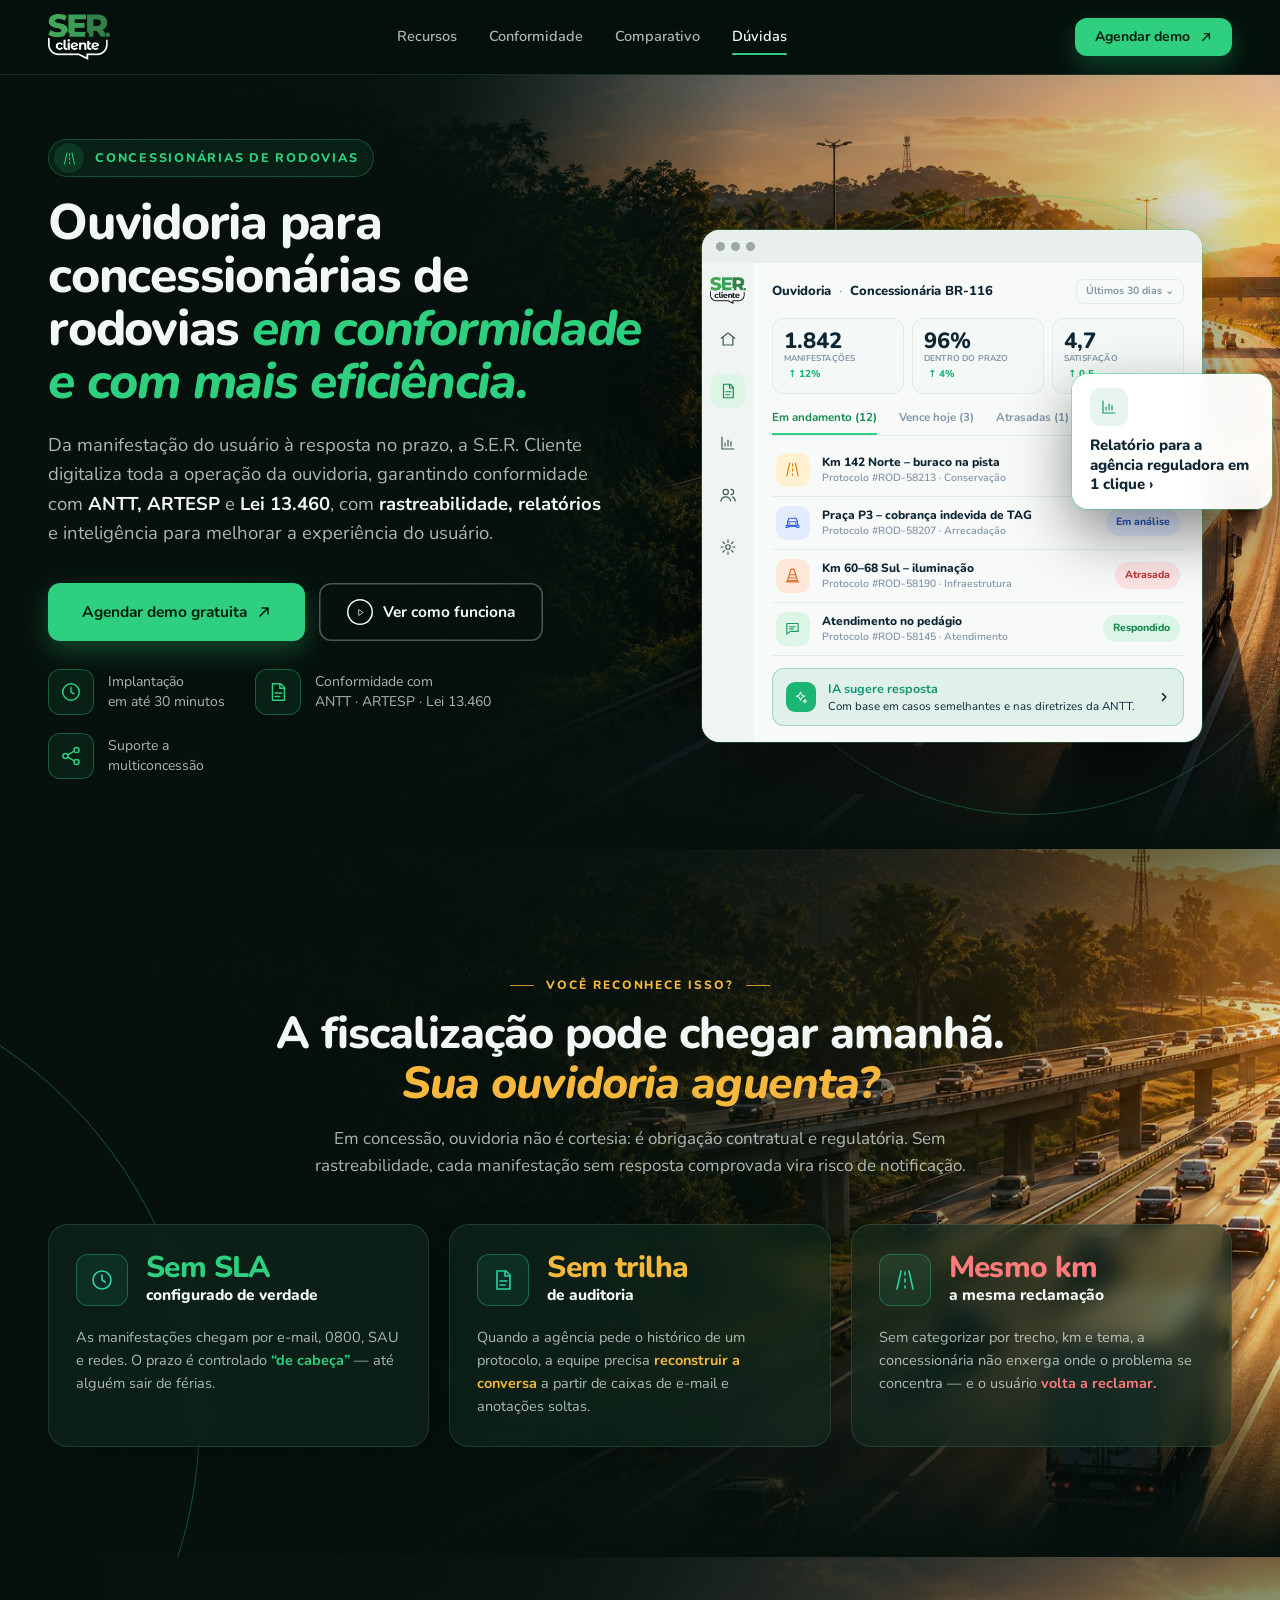
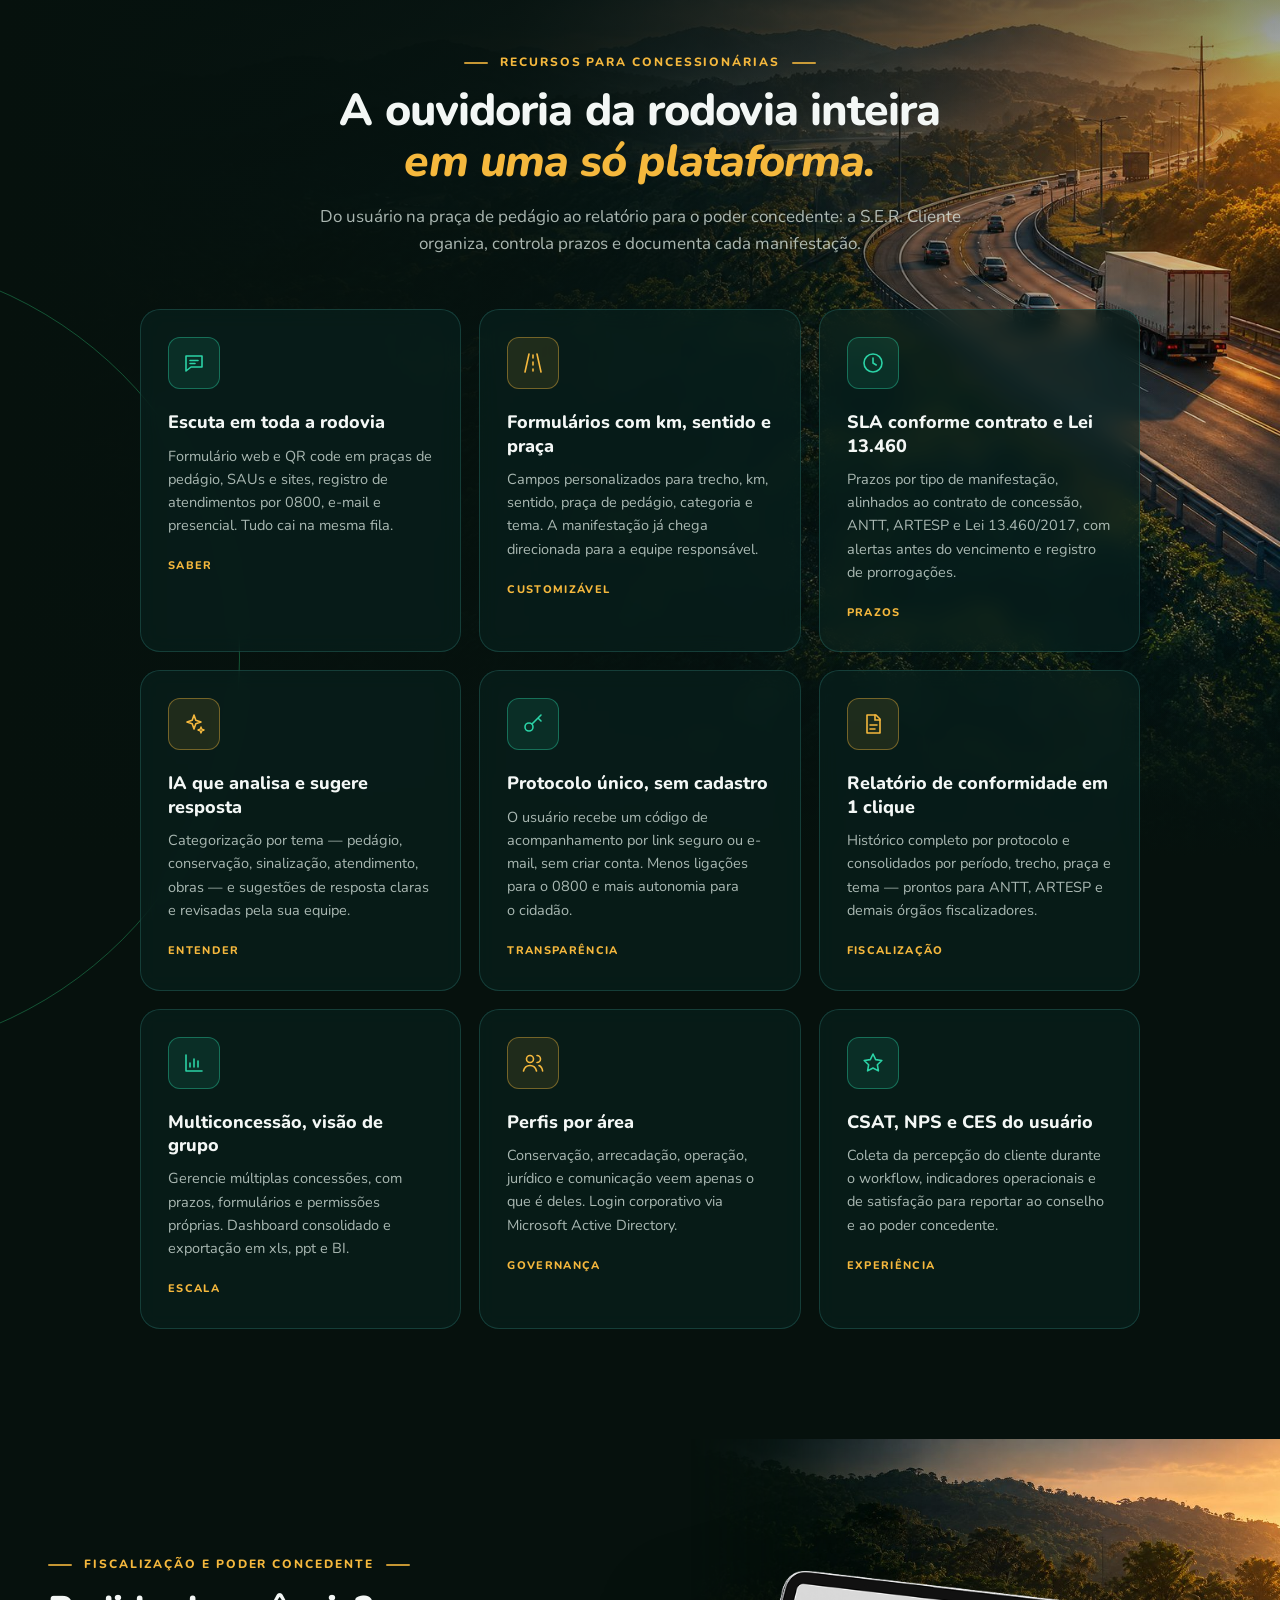
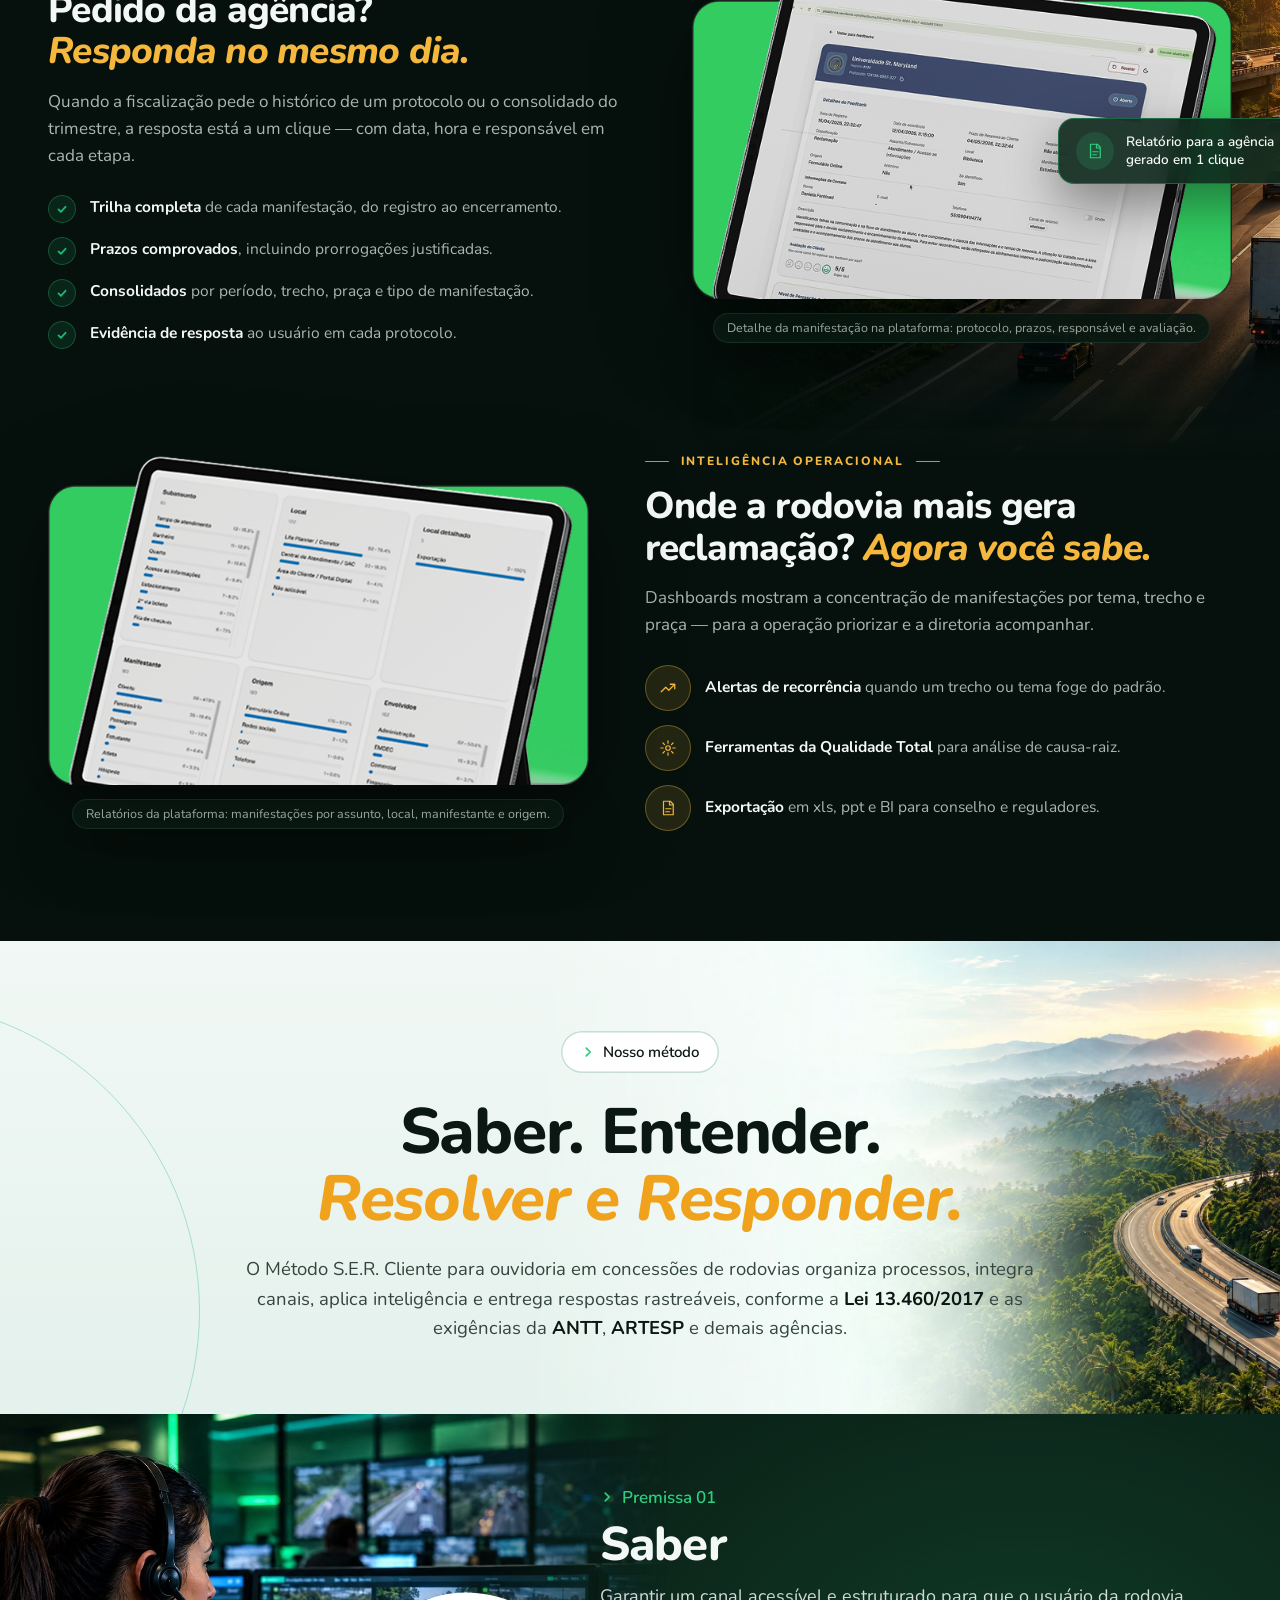
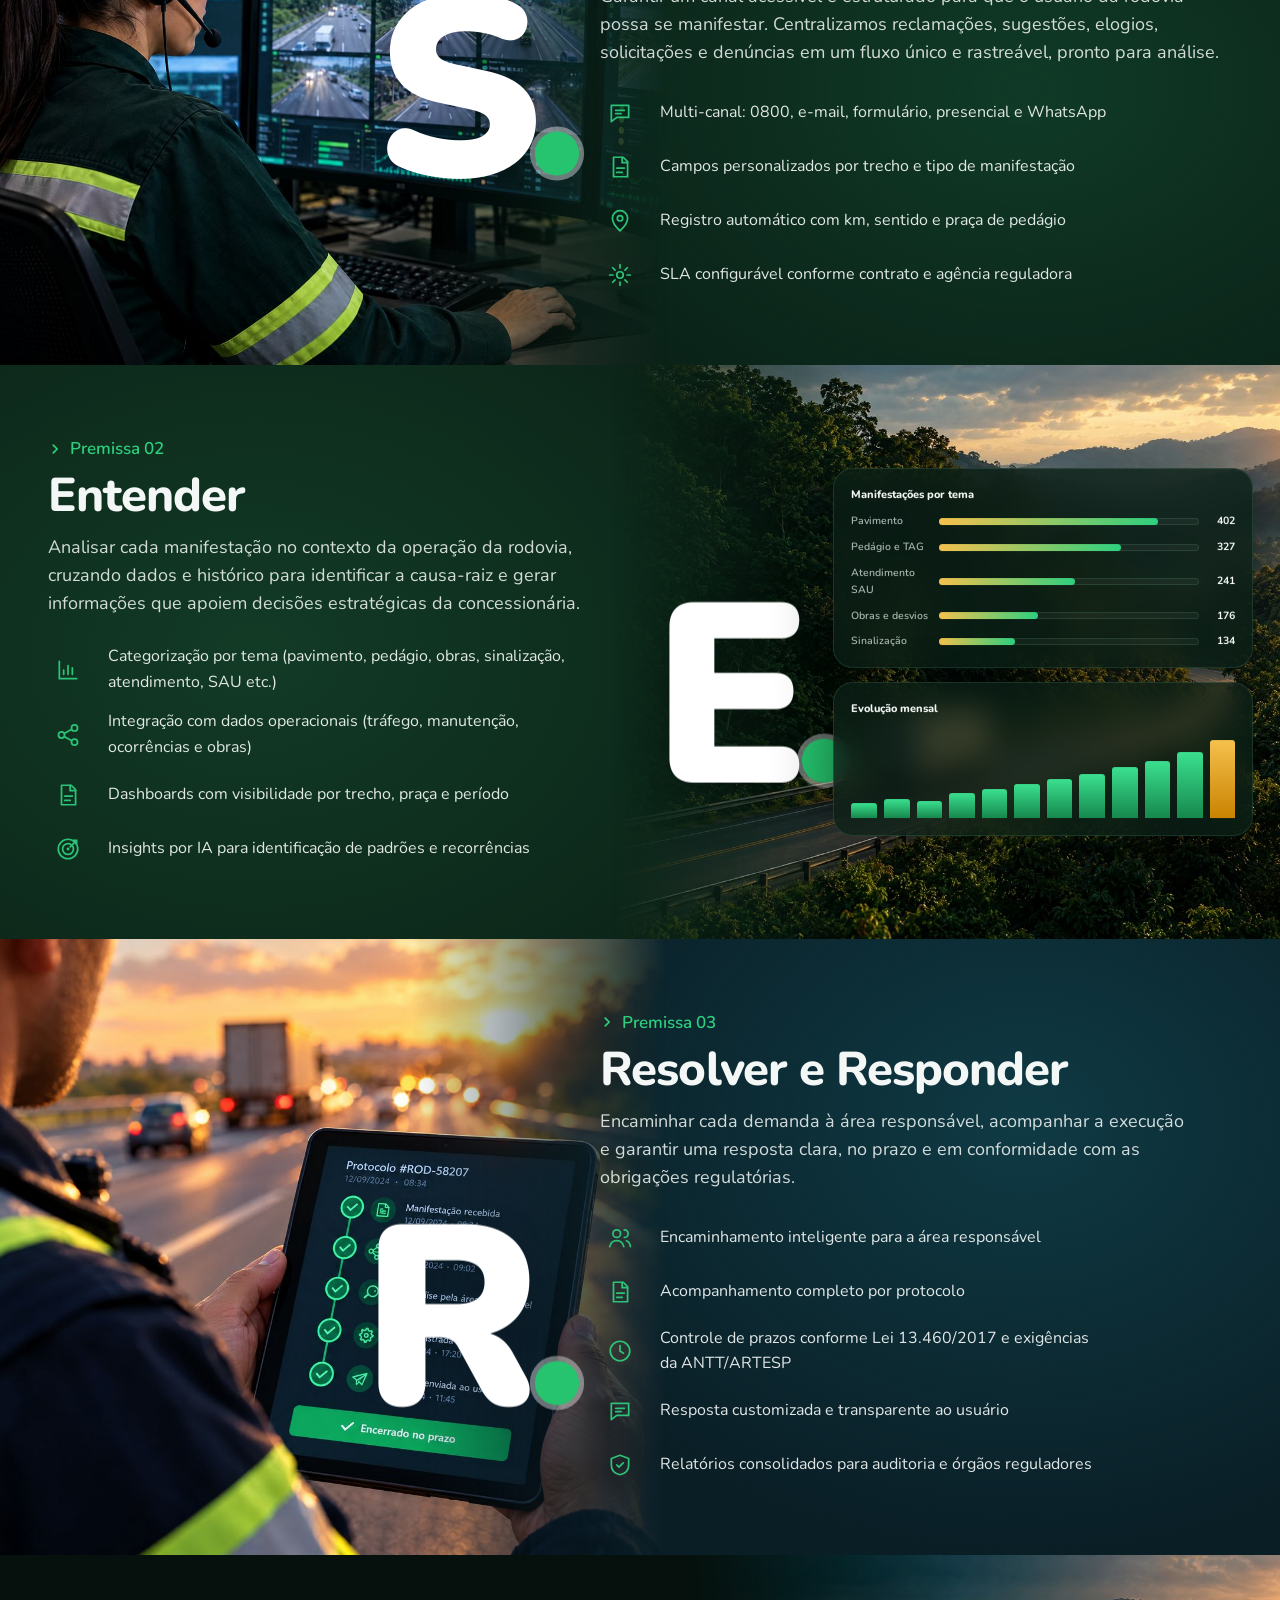
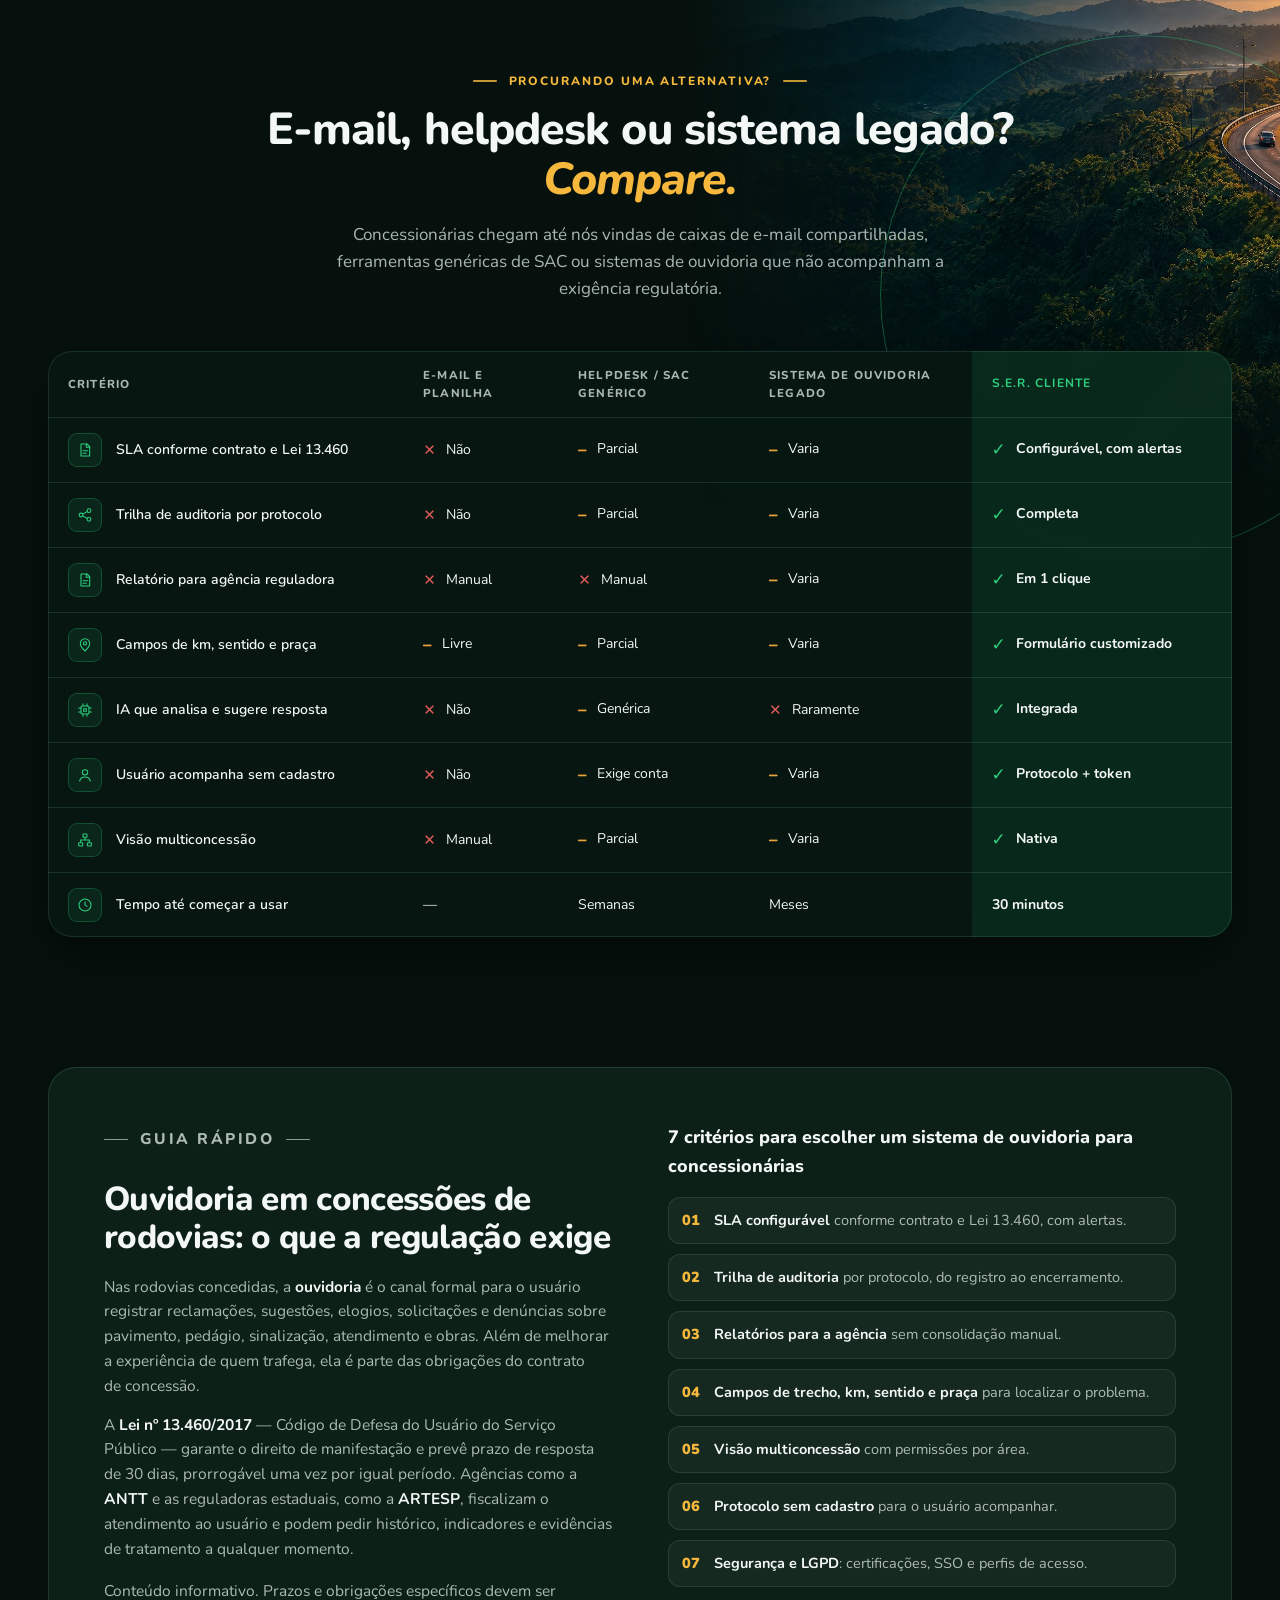
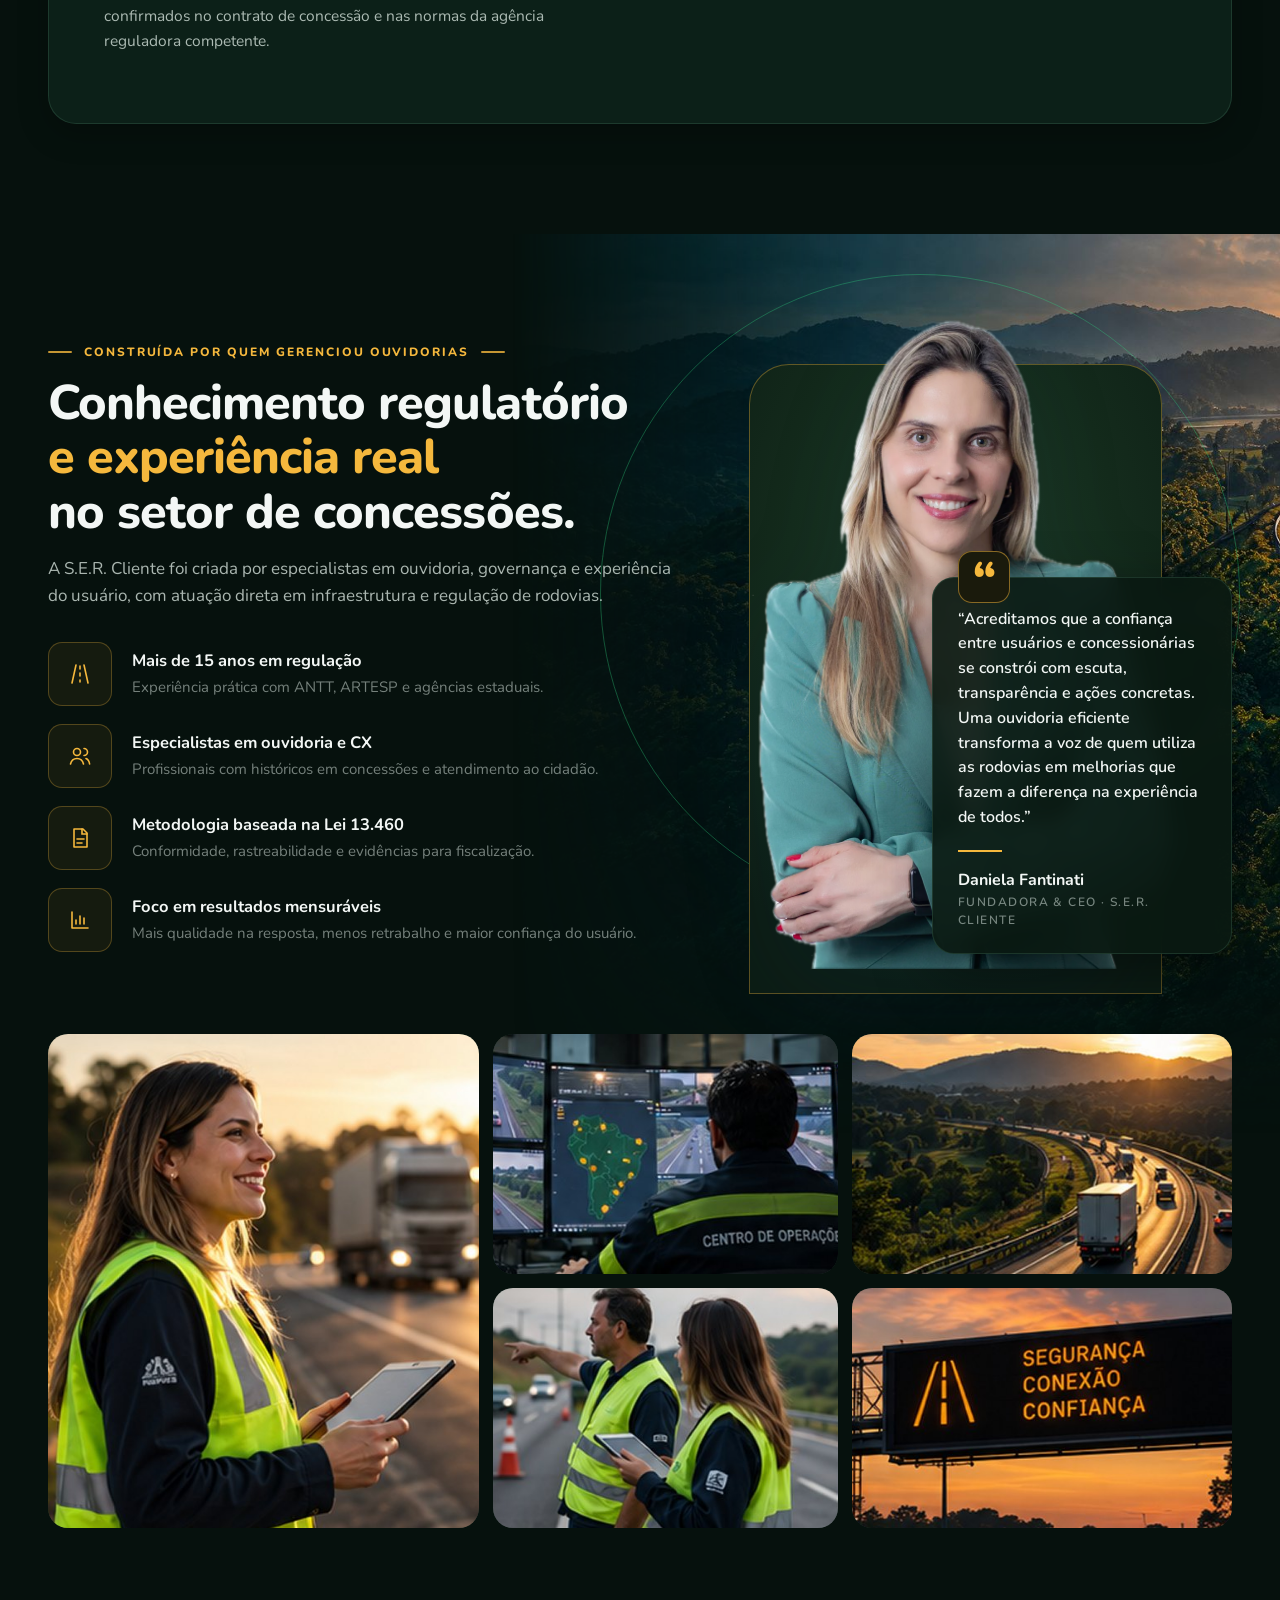
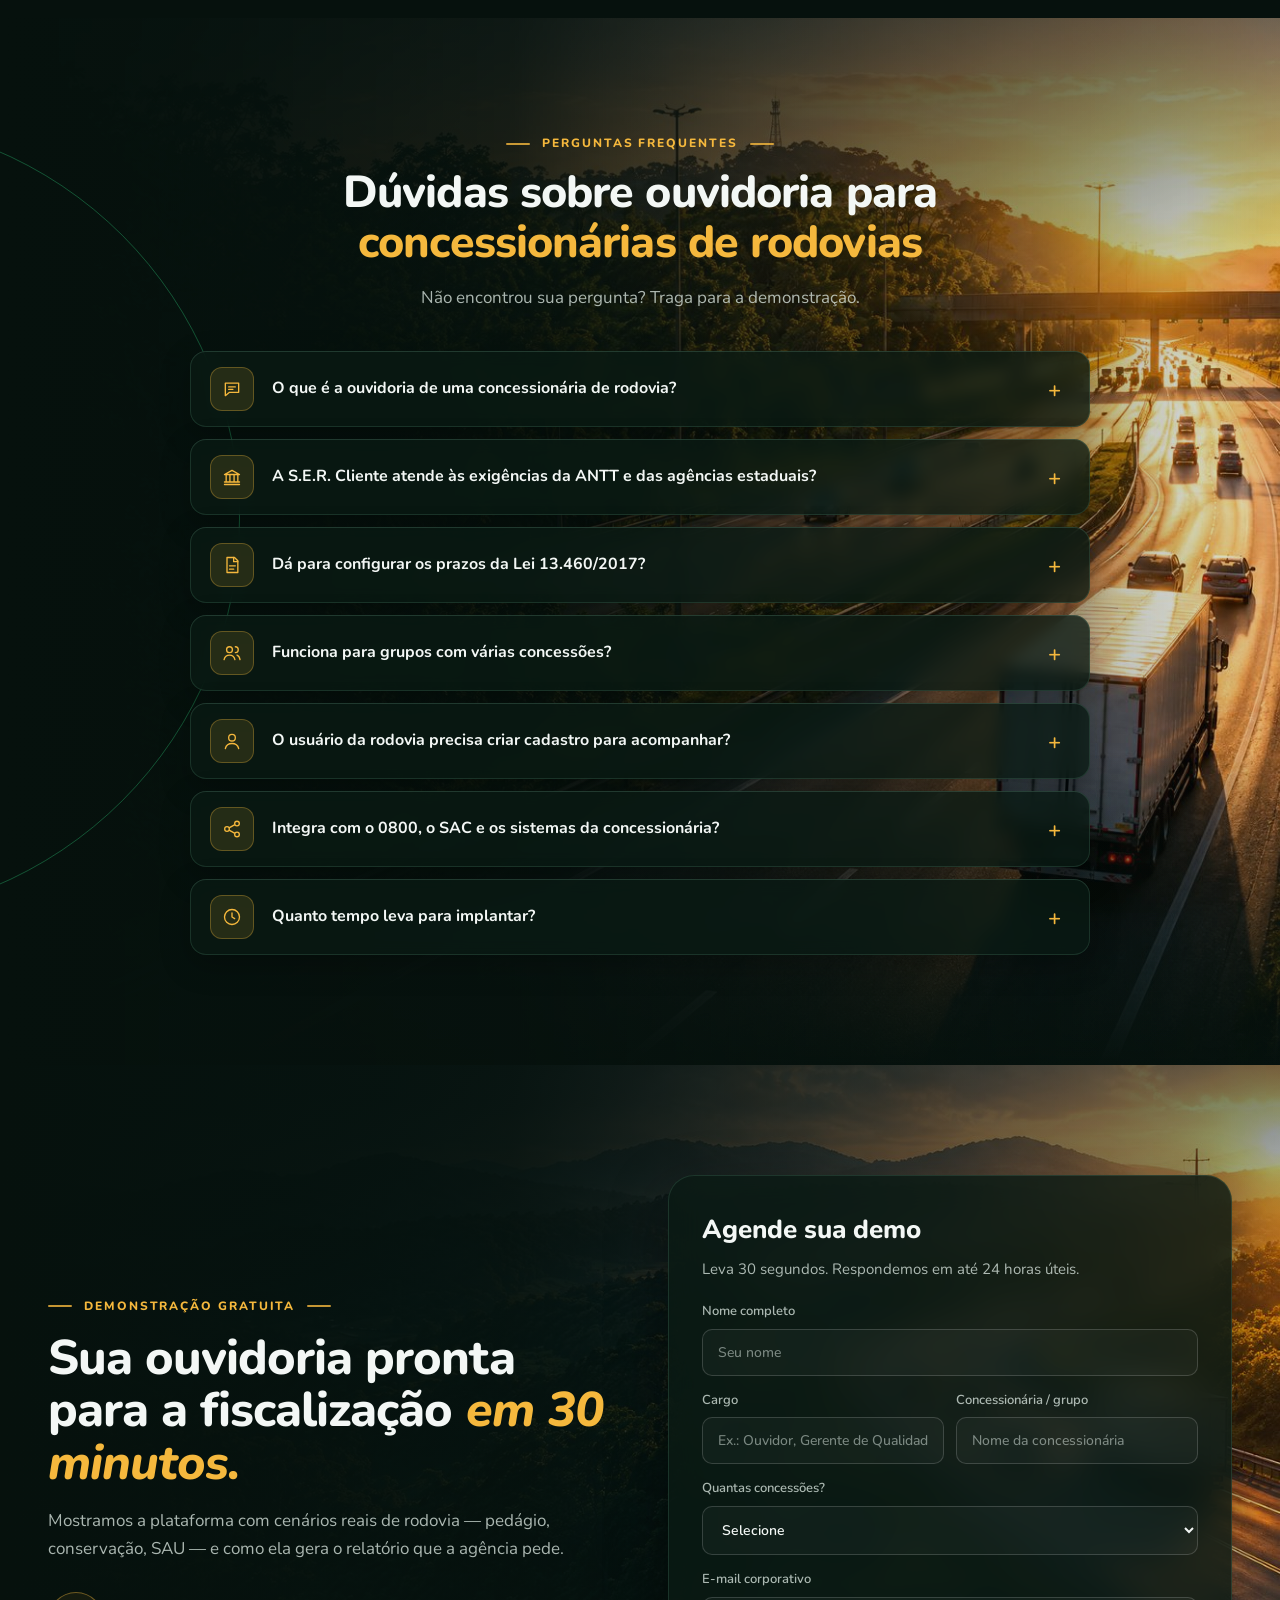
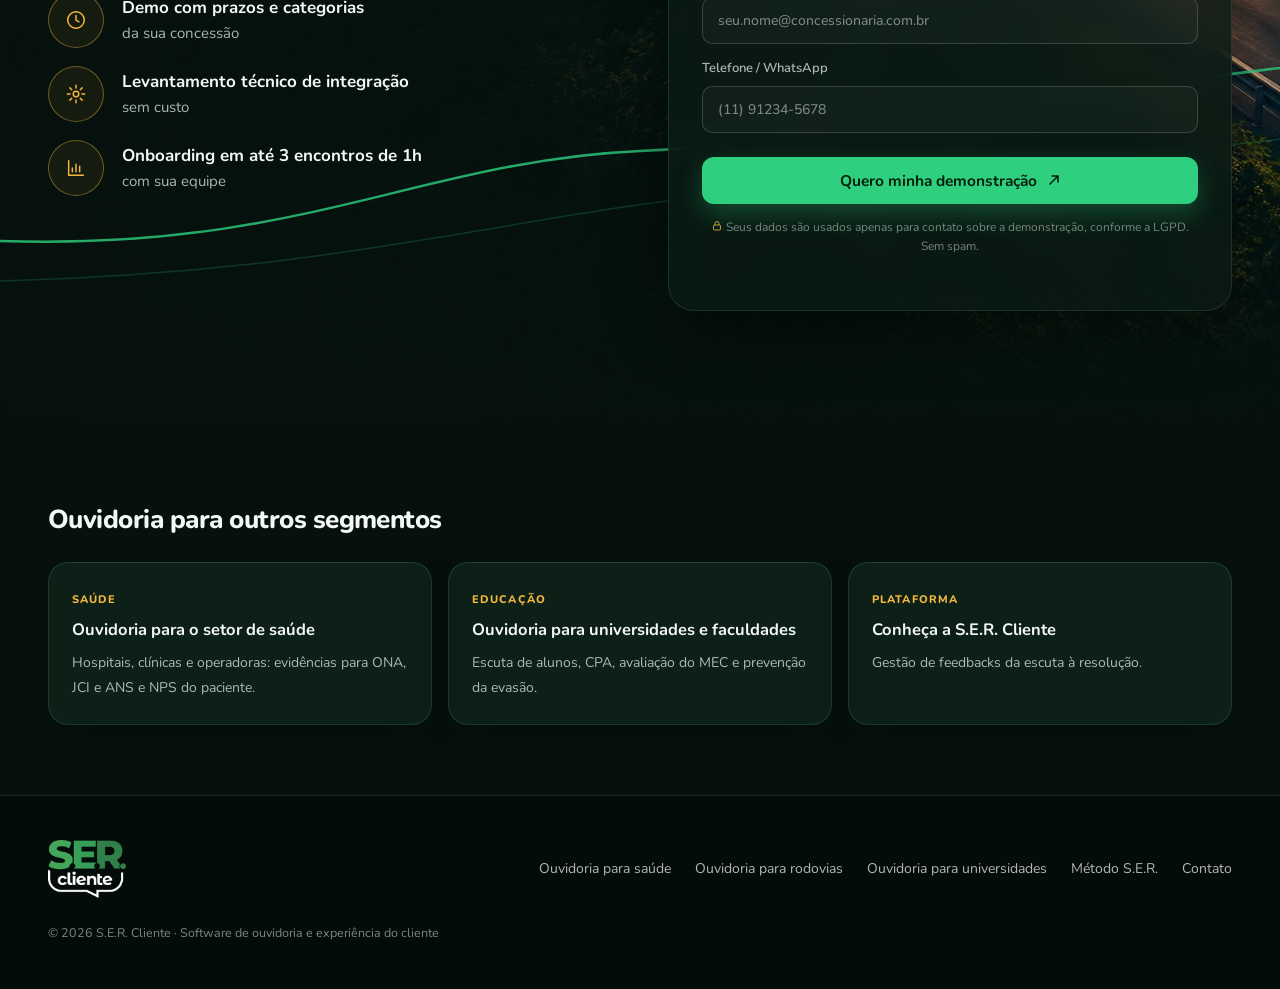
<file: lp/rodovias/index.html>
<!DOCTYPE html>
<html lang="pt-BR">
<head>
<meta charset="UTF-8">
<meta name="viewport" content="width=device-width, initial-scale=1.0">
<title>Ouvidoria para Concessionárias de Rodovias | S.E.R. Cliente</title>
<meta name="description" content="Software de ouvidoria para concessionárias de rodovias: SLA, trilha de auditoria e relatórios para ANTT, ARTESP e agências estaduais. Agende uma demo.">
<meta name="keywords" content="ouvidoria concessionária rodovia, sistema de ouvidoria para concessionárias, software de ouvidoria ANTT, ouvidoria rodoviária, ouvidoria ARTESP, Lei 13.460, gestão de reclamações de usuários de rodovias">
<link rel="canonical" href="https://www.sercliente.com/lp/rodovias/">
<link rel="alternate" hreflang="pt-BR" href="https://www.sercliente.com/lp/rodovias/">
<meta name="robots" content="index, follow, max-image-preview:large">
<meta name="theme-color" content="#06110D">

<meta property="og:type" content="website">
<meta property="og:locale" content="pt_BR">
<meta property="og:site_name" content="S.E.R. Cliente">
<meta property="og:title" content="Ouvidoria para concessionárias de rodovias, pronta para a ANTT | S.E.R. Cliente">
<meta property="og:description" content="Cada manifestação do usuário da rodovia com protocolo, prazo e evidência. SLA por tipo de manifestação, IA e relatório de conformidade em 1 clique.">
<meta property="og:url" content="https://www.sercliente.com/lp/rodovias/">
<meta property="og:image" content="https://www.sercliente.com/lp/assets/rodovias/hero.jpg">
<meta name="twitter:card" content="summary_large_image">

<link rel="preconnect" href="https://fonts.googleapis.com">
<link rel="preconnect" href="https://fonts.gstatic.com" crossorigin>
<link href="https://fonts.googleapis.com/css2?family=Nunito:ital,wght@0,400;0,600;0,700;0,800;0,900;1,500;1,600;1,700;1,800&display=swap" rel="stylesheet">
<link rel="stylesheet" href="../assets/lp-ser.css">
<link rel="preload" as="image" href="../assets/rodovias/hero.jpg">

<script type="application/ld+json">
{
  "@context": "https://schema.org",
  "@graph": [
    {
      "@type": "Organization",
      "@id": "https://www.sercliente.com/#org",
      "name": "S.E.R. Cliente",
      "url": "https://www.sercliente.com/",
      "founder": { "@type": "Person", "name": "Daniela Fantinati", "jobTitle": "Fundadora & CEO" }
    },
    {
      "@type": "WebPage",
      "@id": "https://www.sercliente.com/lp/rodovias/#webpage",
      "url": "https://www.sercliente.com/lp/rodovias/",
      "name": "Ouvidoria para Concessionárias de Rodovias | S.E.R. Cliente",
      "inLanguage": "pt-BR",
      "isPartOf": { "@id": "https://www.sercliente.com/#org" },
      "about": { "@id": "https://www.sercliente.com/lp/rodovias/#software" },
      "breadcrumb": { "@id": "https://www.sercliente.com/lp/rodovias/#breadcrumb" }
    },
    {
      "@type": "BreadcrumbList",
      "@id": "https://www.sercliente.com/lp/rodovias/#breadcrumb",
      "itemListElement": [
        { "@type": "ListItem", "position": 1, "name": "S.E.R. Cliente", "item": "https://www.sercliente.com/" },
        { "@type": "ListItem", "position": 2, "name": "Ouvidoria para concessionárias de rodovias", "item": "https://www.sercliente.com/lp/rodovias/" }
      ]
    },
    {
      "@type": "SoftwareApplication",
      "@id": "https://www.sercliente.com/lp/rodovias/#software",
      "name": "S.E.R. Cliente — Ouvidoria para Concessionárias de Rodovias",
      "applicationCategory": "BusinessApplication",
      "applicationSubCategory": "Software de ouvidoria",
      "operatingSystem": "Web, iOS, Android (navegador)",
      "description": "Plataforma SaaS de ouvidoria para concessionárias de rodovias, com SLA automático, trilha de auditoria e relatório de conformidade para ANTT e agências reguladoras estaduais, IA para categorização e respostas, e CSAT, NPS e CES pós-resolução.",
      "audience": { "@type": "BusinessAudience", "audienceType": "Concessionárias de rodovias e grupos de infraestrutura de transporte" },
      "featureList": "SLA configurável conforme contrato de concessão e Lei 13.460/2017; Trilha de auditoria completa; Relatório de conformidade em 1 clique; Formulários com trecho, km, sentido e praça de pedágio; IA para categorização e sugestão de resposta; Protocolo único e acesso por token; Dashboard multiconcessão; CSAT, NPS e CES; API REST; LGPD e login corporativo via Microsoft Active Directory",
      "provider": { "@id": "https://www.sercliente.com/#org" }
    },
    {
      "@type": "FAQPage",
      "@id": "https://www.sercliente.com/lp/rodovias/#faq",
      "mainEntity": [
        { "@type": "Question", "name": "O que é a ouvidoria de uma concessionária de rodovia?",
          "acceptedAnswer": { "@type": "Answer", "text": "É o canal formal em que usuários da rodovia registram reclamações, sugestões, elogios, solicitações e denúncias sobre pavimento, pedágio, sinalização, atendimento e obras. A concessionária precisa tratar cada manifestação no prazo e manter registros que comprovem esse tratamento ao poder concedente e à agência reguladora." } },
        { "@type": "Question", "name": "A S.E.R. Cliente atende às exigências da ANTT e das agências estaduais?",
          "acceptedAnswer": { "@type": "Answer", "text": "A plataforma gera as evidências que a fiscalização pede: protocolo único, data e hora de cada etapa, responsável, prazo cumprido e resposta final, exportáveis em relatório de conformidade com um clique. Os prazos e categorias são configurados conforme o contrato de concessão de cada trecho." } },
        { "@type": "Question", "name": "Dá para configurar os prazos da Lei 13.460/2017?",
          "acceptedAnswer": { "@type": "Answer", "text": "Sim. O SLA é configurável por tipo de manifestação, incluindo o prazo de 30 dias prorrogável por igual período previsto na Lei 13.460/2017, ou prazos mais curtos definidos em contrato. Alertas avisam os responsáveis antes do vencimento." } },
        { "@type": "Question", "name": "Funciona para grupos com várias concessões?",
          "acceptedAnswer": { "@type": "Answer", "text": "Sim. Cada concessão opera com autonomia, com prazos, formulários e permissões próprios, e o grupo tem um dashboard consolidado com detalhe por concessão, trecho, praça e tema." } },
        { "@type": "Question", "name": "O usuário da rodovia precisa criar cadastro para acompanhar?",
          "acceptedAnswer": { "@type": "Answer", "text": "Não. Cada manifestação recebe um código de protocolo único e o usuário acompanha o andamento por um link seguro com token de acesso, sem login nem senha." } },
        { "@type": "Question", "name": "Integra com o 0800, o SAC e os sistemas da concessionária?",
          "acceptedAnswer": { "@type": "Answer", "text": "Atendimentos do 0800 e dos SAUs podem ser registrados na plataforma pela equipe, e a API REST documentada permite integração com CRM, ERP e outros sistemas. As integrações são avaliadas em um levantamento técnico gratuito no onboarding." } },
        { "@type": "Question", "name": "Quanto tempo leva para implantar?",
          "acceptedAnswer": { "@type": "Answer", "text": "O acesso à plataforma é liberado em 30 minutos e o onboarding é feito em até três encontros de 1 hora." } }
      ]
    }
  ]
}
</script>
<!-- ── Analytics ─────────────────────────────────────────────────────── -->

<!-- Microsoft Clarity -->
<script type="text/javascript">
  (function(c,l,a,r,i,t,y){
    c[a]=c[a]||function(){(c[a].q=c[a].q||[]).push(arguments)};
    t=l.createElement(r);t.async=1;t.src="https://www.clarity.ms/tag/"+i;
    y=l.getElementsByTagName(r)[0];y.parentNode.insertBefore(t,y);
  })(window, document, "clarity", "script", "wsax0bfwdl");
</script>

<!-- Google Analytics -->
<script async src="https://www.googletagmanager.com/gtag/js?id=G-R2NVEY8C52"></script>
<script>
  window.dataLayer = window.dataLayer || [];
  function gtag(){dataLayer.push(arguments);}
  gtag('js', new Date());
  gtag('config', 'G-R2NVEY8C52');
</script>

<!-- LinkedIn Insight Tag -->
<script type="text/javascript">
  _linkedin_partner_id = "9138202";
  window._linkedin_data_partner_ids = window._linkedin_data_partner_ids || [];
  window._linkedin_data_partner_ids.push(_linkedin_partner_id);
</script>
<script type="text/javascript">
  (function(l) {
    if (!l){window.lintrk = function(a,b){window.lintrk.q.push([a,b])};
    window.lintrk.q=[]}
    var s = document.getElementsByTagName("script")[0];
    var b = document.createElement("script");
    b.type = "text/javascript"; b.async = true;
    b.src = "https://snap.licdn.com/li.lms-analytics/insight.min.js";
    s.parentNode.insertBefore(b, s);
  })(window.lintrk);
</script>
<noscript>
  <img height="1" width="1" style="display:none;" alt="" src="https://px.ads.linkedin.com/collect/?pid=9138202&fmt=gif">
</noscript>

<!-- Google Ads -->
<script async src="https://www.googletagmanager.com/gtag/js?id=AW-18443955230"></script>
<script>
  window.dataLayer = window.dataLayer || [];
  function gtag(){dataLayer.push(arguments);}
  gtag('js', new Date());
  gtag('config', 'AW-18443955230');
</script>

<!-- Apollo.io Website Tracker -->
<script>function initApollo(){var n=Math.random().toString(36).substring(7),o=document.createElement("script");o.src="https://assets.apollo.io/micro/website-tracker/tracker.iife.js?nocache="+n,o.async=!0,o.defer=!0,o.onload=function(){window.trackingFunctions.onLoad({appId:"6abfff6ce43e2b001ceb3c7a"})},document.head.appendChild(o)}initApollo();</script>
</head>
<body class="t-road">

<svg width="0" height="0" style="position:absolute" aria-hidden="true">
  <defs>
    <symbol id="i-arrow" viewBox="0 0 14 14"><path d="M3 11L11 3M11 3H5M11 3V9" fill="none" stroke="currentColor" stroke-width="1.6" stroke-linecap="round" stroke-linejoin="round"/></symbol>
    <symbol id="i-check" viewBox="0 0 16 16"><path d="M3.5 8.4l3 3 6-6.6" fill="none" stroke="currentColor" stroke-width="1.8" stroke-linecap="round" stroke-linejoin="round"/></symbol>
    <symbol id="i-chat" viewBox="0 0 24 24"><path d="M4 5h16v11H9l-5 4z" fill="none" stroke="currentColor" stroke-width="1.6" stroke-linejoin="round"/><path d="M8 9.5h8M8 12.5h5" fill="none" stroke="currentColor" stroke-width="1.6" stroke-linecap="round"/></symbol>
    <symbol id="i-clock" viewBox="0 0 24 24"><circle cx="12" cy="12" r="9" fill="none" stroke="currentColor" stroke-width="1.6"/><path d="M12 7v5l3.2 2" fill="none" stroke="currentColor" stroke-width="1.6" stroke-linecap="round"/></symbol>
    <symbol id="i-shield" viewBox="0 0 24 24"><path d="M12 3l8 3v6c0 5-3.5 8-8 9-4.5-1-8-4-8-9V6z" fill="none" stroke="currentColor" stroke-width="1.6" stroke-linejoin="round"/><path d="M9 12l2 2 4-4" fill="none" stroke="currentColor" stroke-width="1.6" stroke-linecap="round" stroke-linejoin="round"/></symbol>
    <symbol id="i-ai" viewBox="0 0 24 24"><path d="M12 3l1.8 5.2L19 10l-5.2 1.8L12 17l-1.8-5.2L5 10l5.2-1.8z" fill="none" stroke="currentColor" stroke-width="1.6" stroke-linejoin="round"/><path d="M19 15l.8 2.2L22 18l-2.2.8L19 21l-.8-2.2L16 18l2.2-.8z" fill="none" stroke="currentColor" stroke-width="1.4" stroke-linejoin="round"/></symbol>
    <symbol id="i-building" viewBox="0 0 24 24"><path d="M4 21V5l8-2v18M12 8h8v13M2 21h20M7 8h2M7 12h2M7 16h2M15 12h2M15 16h2" fill="none" stroke="currentColor" stroke-width="1.6" stroke-linecap="round" stroke-linejoin="round"/></symbol>
    <symbol id="i-doc" viewBox="0 0 24 24"><path d="M6 3h9l4 4v14H6z" fill="none" stroke="currentColor" stroke-width="1.6" stroke-linejoin="round"/><path d="M14 3v5h5M9 13h7M9 17h5" fill="none" stroke="currentColor" stroke-width="1.6" stroke-linecap="round"/></symbol>
    <symbol id="i-key" viewBox="0 0 24 24"><circle cx="8" cy="15" r="4" fill="none" stroke="currentColor" stroke-width="1.6"/><path d="M11 12l9-9M17 6l3 3" fill="none" stroke="currentColor" stroke-width="1.6" stroke-linecap="round"/></symbol>
    <symbol id="i-star" viewBox="0 0 24 24"><path d="M12 3l2.7 5.6 6.1.9-4.4 4.3 1 6.1L12 17l-5.4 2.9 1-6.1-4.4-4.3 6.1-.9z" fill="none" stroke="currentColor" stroke-width="1.6" stroke-linejoin="round"/></symbol>
    <symbol id="i-users" viewBox="0 0 24 24"><circle cx="9" cy="8" r="3.5" fill="none" stroke="currentColor" stroke-width="1.6"/><path d="M2.5 20c.8-3.5 3.4-5.5 6.5-5.5s5.7 2 6.5 5.5M16 4.5a3.5 3.5 0 010 7M18 14.5c2 .7 3.2 2.6 3.6 5.5" fill="none" stroke="currentColor" stroke-width="1.6" stroke-linecap="round"/></symbol>
    <symbol id="i-plug" viewBox="0 0 24 24"><path d="M9 2v6M15 2v6M6 8h12v4a6 6 0 01-12 0zM12 18v4" fill="none" stroke="currentColor" stroke-width="1.6" stroke-linecap="round" stroke-linejoin="round"/></symbol>
    <symbol id="i-search" viewBox="0 0 24 24"><circle cx="11" cy="11" r="7" fill="none" stroke="currentColor" stroke-width="1.6"/><path d="M20 20l-4-4" fill="none" stroke="currentColor" stroke-width="1.6" stroke-linecap="round"/></symbol>
    <symbol id="i-heart" viewBox="0 0 24 24"><path d="M20.8 8.6a5 5 0 00-8.8-3.2 5 5 0 00-8.8 3.2c0 5.4 8.8 11.4 8.8 11.4s8.8-6 8.8-11.4z" fill="none" stroke="currentColor" stroke-width="1.6" stroke-linejoin="round"/><path d="M4 12h3.5l2-3 3 6 2-3H20" fill="none" stroke="currentColor" stroke-width="1.6" stroke-linecap="round" stroke-linejoin="round"/></symbol>
    <symbol id="i-qr" viewBox="0 0 24 24"><path d="M3 3h7v7H3zM14 3h7v7h-7zM3 14h7v7H3zM14 14h3v3h-3zM18 18h3v3h-3z" fill="none" stroke="currentColor" stroke-width="1.6" stroke-linejoin="round"/></symbol>
    <symbol id="i-cloud" viewBox="0 0 24 24"><path d="M7 18a4.5 4.5 0 01-.6-9 6 6 0 0111.4 1.6A3.8 3.8 0 0117.5 18z" fill="none" stroke="currentColor" stroke-width="1.6" stroke-linejoin="round"/></symbol>
    <symbol id="i-road" viewBox="0 0 24 24"><path d="M8 3L4 21M16 3l4 18M12 4v3M12 11v3M12 18v2" fill="none" stroke="currentColor" stroke-width="1.6" stroke-linecap="round"/></symbol>
    <symbol id="i-cap" viewBox="0 0 24 24"><path d="M2 9l10-5 10 5-10 5z" fill="none" stroke="currentColor" stroke-width="1.6" stroke-linejoin="round"/><path d="M6 11v5c3 2.5 9 2.5 12 0v-5M22 9v6" fill="none" stroke="currentColor" stroke-width="1.6" stroke-linecap="round"/></symbol>
    <symbol id="i-book" viewBox="0 0 24 24"><path d="M3 4h6a3 3 0 013 3v13a2.5 2.5 0 00-2.5-2.5H3zM21 4h-6a3 3 0 00-3 3v13a2.5 2.5 0 012.5-2.5H21z" fill="none" stroke="currentColor" stroke-width="1.6" stroke-linejoin="round"/></symbol>
    <symbol id="i-trophy" viewBox="0 0 24 24"><path d="M7 4h10v5a5 5 0 01-10 0zM7 6H4a3 3 0 003 4M17 6h3a3 3 0 01-3 4M12 14v4M8 21h8M9 18h6" fill="none" stroke="currentColor" stroke-width="1.6" stroke-linecap="round" stroke-linejoin="round"/></symbol>
    <symbol id="i-brief" viewBox="0 0 24 24"><rect x="3" y="7" width="18" height="13" rx="2" fill="none" stroke="currentColor" stroke-width="1.6"/><path d="M9 7V5a2 2 0 012-2h2a2 2 0 012 2v2M3 12.5h18" fill="none" stroke="currentColor" stroke-width="1.6"/></symbol>
    <symbol id="i-play" viewBox="0 0 24 24"><path d="M8 5.5v13l10-6.5z" fill="none" stroke="currentColor" stroke-width="1.6" stroke-linejoin="round"/></symbol>
    <symbol id="i-phone" viewBox="0 0 24 24"><path d="M5 3h4l2 5-2.5 1.5a11 11 0 006 6L16 13l5 2v4a2 2 0 01-2 2A16 16 0 013 5a2 2 0 012-2z" fill="none" stroke="currentColor" stroke-width="1.6" stroke-linejoin="round"/></symbol>
    <symbol id="i-mail" viewBox="0 0 24 24"><rect x="3" y="5" width="18" height="14" rx="2" fill="none" stroke="currentColor" stroke-width="1.6"/><path d="M3.5 6.5L12 13l8.5-6.5" fill="none" stroke="currentColor" stroke-width="1.6" stroke-linejoin="round"/></symbol>
    <symbol id="i-user" viewBox="0 0 24 24"><circle cx="12" cy="8" r="4" fill="none" stroke="currentColor" stroke-width="1.6"/><path d="M4 21c1-4 4-6 8-6s7 2 8 6" fill="none" stroke="currentColor" stroke-width="1.6" stroke-linecap="round"/></symbol>
    <symbol id="i-gear" viewBox="0 0 24 24"><circle cx="12" cy="12" r="3" fill="none" stroke="currentColor" stroke-width="1.6"/><path d="M12 2.5v3M12 18.5v3M2.5 12h3M18.5 12h3M5.3 5.3l2.1 2.1M16.6 16.6l2.1 2.1M5.3 18.7l2.1-2.1M16.6 7.4l2.1-2.1" fill="none" stroke="currentColor" stroke-width="1.6" stroke-linecap="round"/></symbol>
    <symbol id="i-chart" viewBox="0 0 24 24"><path d="M4 20V4M4 20h16M8 16v-4M12 16V8M16 16v-6" fill="none" stroke="currentColor" stroke-width="1.6" stroke-linecap="round"/></symbol>
    <symbol id="i-bell" viewBox="0 0 24 24"><path d="M6 16V11a6 6 0 0112 0v5l1.5 2h-15zM10 20.5a2 2 0 004 0" fill="none" stroke="currentColor" stroke-width="1.6" stroke-linejoin="round"/></symbol>
    <symbol id="i-eye" viewBox="0 0 24 24"><path d="M2 12s3.5-6.5 10-6.5S22 12 22 12s-3.5 6.5-10 6.5S2 12 2 12z" fill="none" stroke="currentColor" stroke-width="1.6"/><circle cx="12" cy="12" r="3" fill="none" stroke="currentColor" stroke-width="1.6"/></symbol>
    <symbol id="i-alert" viewBox="0 0 24 24"><path d="M12 3l10 17H2zM12 10v4M12 17v.5" fill="none" stroke="currentColor" stroke-width="1.6" stroke-linecap="round" stroke-linejoin="round"/></symbol>
    <symbol id="i-headset" viewBox="0 0 24 24"><path d="M4 14v-2a8 8 0 0116 0v2M4 14h3v5H5a1 1 0 01-1-1zM20 14h-3v5h2a1 1 0 001-1z" fill="none" stroke="currentColor" stroke-width="1.6" stroke-linejoin="round"/></symbol>
    <symbol id="i-lock" viewBox="0 0 24 24"><rect x="5" y="10" width="14" height="10" rx="2" fill="none" stroke="currentColor" stroke-width="1.6"/><path d="M8 10V7a4 4 0 018 0v3" fill="none" stroke="currentColor" stroke-width="1.6"/></symbol>
    <symbol id="i-pin" viewBox="0 0 24 24"><path d="M12 21s7-6.2 7-11.5A7 7 0 005 9.5C5 14.8 12 21 12 21z" fill="none" stroke="currentColor" stroke-width="1.6" stroke-linejoin="round"/><circle cx="12" cy="9.5" r="2.5" fill="none" stroke="currentColor" stroke-width="1.6"/></symbol>
    <symbol id="i-share" viewBox="0 0 24 24"><circle cx="6" cy="12" r="2.8" fill="none" stroke="currentColor" stroke-width="1.6"/><circle cx="18" cy="5.5" r="2.8" fill="none" stroke="currentColor" stroke-width="1.6"/><circle cx="18" cy="18.5" r="2.8" fill="none" stroke="currentColor" stroke-width="1.6"/><path d="M8.5 10.7l7-3.9M8.5 13.3l7 3.9" fill="none" stroke="currentColor" stroke-width="1.6"/></symbol>
    <symbol id="i-target" viewBox="0 0 24 24"><circle cx="12" cy="12" r="9" fill="none" stroke="currentColor" stroke-width="1.6"/><circle cx="12" cy="12" r="5" fill="none" stroke="currentColor" stroke-width="1.6"/><circle cx="12" cy="12" r="1.3" fill="currentColor"/><path d="M14 10l6-6M17 4h3v3" fill="none" stroke="currentColor" stroke-width="1.6" stroke-linecap="round"/></symbol>
    <symbol id="i-bank" viewBox="0 0 24 24"><path d="M3 9l9-5 9 5zM5 9v9M9.5 9v9M14.5 9v9M19 9v9M3 21h18M3 18h18" fill="none" stroke="currentColor" stroke-width="1.6" stroke-linejoin="round" stroke-linecap="round"/></symbol>
    <symbol id="i-plane" viewBox="0 0 24 24"><path d="M2.5 13.5l7 1.5 3.5 6h2l-1.5-6 5.5-1c1.5-.3 2.5-1.3 2.5-2.5s-1-2.2-2.5-2l-5.5.5L9 3H7l2 7-4.5.5L3 8H1.5l1 5.5z" fill="none" stroke="currentColor" stroke-width="1.5" stroke-linejoin="round"/></symbol>
    <symbol id="i-trend" viewBox="0 0 24 24"><path d="M3 17l6-6 4 4 8-8M15 7h6v6" fill="none" stroke="currentColor" stroke-width="1.7" stroke-linecap="round" stroke-linejoin="round"/></symbol>
    <symbol id="i-db" viewBox="0 0 24 24"><ellipse cx="12" cy="5.5" rx="7.5" ry="2.8" fill="none" stroke="currentColor" stroke-width="1.6"/><path d="M4.5 5.5v13c0 1.5 3.4 2.8 7.5 2.8s7.5-1.3 7.5-2.8v-13M4.5 12c0 1.5 3.4 2.8 7.5 2.8s7.5-1.3 7.5-2.8" fill="none" stroke="currentColor" stroke-width="1.6"/></symbol>
    <symbol id="i-screen" viewBox="0 0 24 24"><rect x="3" y="4" width="18" height="12" rx="1.5" fill="none" stroke="currentColor" stroke-width="1.6"/><path d="M9 20h6M12 16v4" fill="none" stroke="currentColor" stroke-width="1.6" stroke-linecap="round"/></symbol>
    <symbol id="i-org" viewBox="0 0 24 24"><rect x="9" y="3" width="6" height="5" rx="1" fill="none" stroke="currentColor" stroke-width="1.6"/><rect x="2.5" y="16" width="6" height="5" rx="1" fill="none" stroke="currentColor" stroke-width="1.6"/><rect x="15.5" y="16" width="6" height="5" rx="1" fill="none" stroke="currentColor" stroke-width="1.6"/><path d="M12 8v4M5.5 16v-4h13v4" fill="none" stroke="currentColor" stroke-width="1.6"/></symbol>
    <symbol id="i-chev" viewBox="0 0 16 16"><path d="M6 3.5l4.5 4.5L6 12.5" fill="none" stroke="currentColor" stroke-width="2" stroke-linecap="round" stroke-linejoin="round"/></symbol>
    <symbol id="i-down" viewBox="0 0 24 24"><path d="M5 9l7 7 7-7" fill="none" stroke="currentColor" stroke-width="1.6" stroke-linecap="round" stroke-linejoin="round"/></symbol>
    <symbol id="i-cal" viewBox="0 0 24 24"><rect x="3.5" y="5" width="17" height="15.5" rx="2" fill="none" stroke="currentColor" stroke-width="1.6"/><path d="M3.5 10h17M8 3v4M16 3v4" fill="none" stroke="currentColor" stroke-width="1.6" stroke-linecap="round"/></symbol>
    <symbol id="i-cone" viewBox="0 0 24 24"><path d="M10 3h4l5 16H5zM7.5 11h9M6 15.5h12M3 21h18" fill="none" stroke="currentColor" stroke-width="1.6" stroke-linejoin="round" stroke-linecap="round"/></symbol>
    <symbol id="i-car" viewBox="0 0 24 24"><path d="M5 16V11l2-5h10l2 5v5M3 16h18v3h-3v-1.5H6V19H3zM5 11h14" fill="none" stroke="currentColor" stroke-width="1.6" stroke-linejoin="round"/><circle cx="7.5" cy="13.5" r="1" fill="currentColor"/><circle cx="16.5" cy="13.5" r="1" fill="currentColor"/></symbol>
    <symbol id="i-home" viewBox="0 0 24 24"><path d="M3 11l9-7 9 7M5.5 9.5V20h13V9.5" fill="none" stroke="currentColor" stroke-width="1.6" stroke-linejoin="round" stroke-linecap="round"/></symbol>
    <symbol id="i-cpu" viewBox="0 0 24 24"><rect x="6" y="6" width="12" height="12" rx="2" fill="none" stroke="currentColor" stroke-width="1.6"/><path d="M9 2.5V6M15 2.5V6M9 18v3.5M15 18v3.5M2.5 9H6M2.5 15H6M18 9h3.5M18 15h3.5M10 10h4v4h-4z" fill="none" stroke="currentColor" stroke-width="1.6" stroke-linecap="round"/></symbol>
    <symbol id="i-quote" viewBox="0 0 24 24"><path d="M4 18v-5c0-4 2-7 6-8l.7 1.6C8.6 7.6 7.6 9.2 7.5 11H10v7zM14 18v-5c0-4 2-7 6-8l.7 1.6c-2.1 1-3.1 2.6-3.2 4.4H20v7z" fill="currentColor"/></symbol>
  </defs>
</svg>

<div class="progress" aria-hidden="true"></div>

<header class="nav">
  <a class="logo" href="/" aria-label="S.E.R. Cliente — página inicial"><img src="../assets/brand/ser-cliente-logo-branco.png" width="242" height="180" alt="S.E.R. Cliente"></a>
  <nav class="nav-links" aria-label="Seções">
    <a href="#recursos">Recursos</a>
    <a href="#conformidade">Conformidade</a>
    <a href="#comparativo">Comparativo</a>
    <a href="#faq">Dúvidas</a>
  </nav>
  <a class="btn btn-primary btn-sm" href="#demo">Agendar demo <svg width="12" height="12"><use href="#i-arrow"/></svg></a>
</header>

<main>
<!-- ══════════ HERO ══════════ -->
<section class="hero" aria-labelledby="h1" style="padding:64px 0 70px">
  <div class="hero-bg" style="--img:url('../assets/rodovias/hero.jpg')" role="img" aria-label="Rodovia concedida ao pôr do sol, com caminhão e tráfego"></div>
  <div class="wrap hero-grid">
    <div class="hero-copy">
      <nav class="crumbs sr-only" aria-label="Você está em">
        <ol><li><a href="/">S.E.R. Cliente</a></li><li aria-current="page">Ouvidoria para concessionárias de rodovias</li></ol>
      </nav>
      <div class="badge in d1"><i><svg width="15" height="15"><use href="#i-road"/></svg></i>Concessionárias de rodovias</div>
      <h1 id="h1" class="in d2">Ouvidoria para concessionárias de rodovias <em>em conformidade e com mais eficiência.</em></h1>
      <p class="hero-sub in d3">Da manifestação do usuário à resposta no prazo, a S.E.R. Cliente digitaliza toda a operação da ouvidoria, garantindo conformidade com <strong>ANTT, ARTESP</strong> e <strong>Lei 13.460</strong>, com <strong>rastreabilidade, relatórios</strong> e inteligência para melhorar a experiência do usuário.</p>
      <div class="hero-actions in d4">
        <a class="btn btn-primary" href="#demo" style="padding:18px 34px">Agendar demo gratuita <svg width="14" height="14"><use href="#i-arrow"/></svg></a>
        <a class="btn btn-ghost" href="#metodo"><span class="play"><svg width="11" height="11"><use href="#i-play"/></svg></span>Ver como funciona</a>
      </div>
      <ul class="hero-pts in d5">
        <li><i><svg width="22" height="22"><use href="#i-clock"/></svg></i><span>Implantação<br>em até 30 minutos</span></li>
        <li><i><svg width="22" height="22"><use href="#i-doc"/></svg></i><span>Conformidade com<br>ANTT · ARTESP · Lei 13.460</span></li>
        <li><i><svg width="22" height="22"><use href="#i-share"/></svg></i><span>Suporte a<br>multiconcessão</span></li>
      </ul>
    </div>

    <div class="hero-media" style="height:470px">
      <div class="mock app light in d6" role="img" aria-label="Painel da ouvidoria da concessionária com manifestações por km, praça e prazo">
        <div class="app-top"><i></i><i></i><i></i></div>
        <div class="app-body">
          <div class="app-side">
            <img src="../assets/brand/ser-cliente-logo.png" width="242" height="180" alt="">
            <span><svg width="18" height="18"><use href="#i-home"/></svg></span>
            <span class="on"><svg width="18" height="18"><use href="#i-doc"/></svg></span>
            <span><svg width="18" height="18"><use href="#i-chart"/></svg></span>
            <span><svg width="18" height="18"><use href="#i-users"/></svg></span>
            <span><svg width="18" height="18"><use href="#i-gear"/></svg></span>
          </div>
          <div class="app-main">
            <div class="mock-bar"><span class="mock-title">Ouvidoria <span style="color:var(--ink-3);font-weight:600">·</span> Concessionária BR-116</span><span class="pick">Últimos 30 dias ⌄</span></div>
            <div class="mock-kpis">
              <div class="mock-kpi"><b data-count="1842">1.842</b><span>Manifestações</span><small>↑ 12%</small></div>
              <div class="mock-kpi"><b><span data-count="96">96</span>%</b><span>Dentro do prazo</span><small>↑ 4%</small></div>
              <div class="mock-kpi"><b>4,7</b><span>Satisfação</span><small>↑ 0,5</small></div>
            </div>
            <div class="app-tabs"><span class="on">Em andamento (12)</span><span>Vence hoje (3)</span><span>Atrasadas (1)</span></div>
            <div class="mock-rows">
              <div class="mock-row"><span class="mock-ico y"><svg width="17" height="17"><use href="#i-road"/></svg></span><p>Km 142 Norte – buraco na pista<small>Protocolo #ROD-58213 · Conservação</small></p><span class="chip chip-warn">Vence em 6h</span></div>
              <div class="mock-row"><span class="mock-ico b"><svg width="17" height="17"><use href="#i-car"/></svg></span><p>Praça P3 – cobrança indevida de TAG<small>Protocolo #ROD-58207 · Arrecadação</small></p><span class="chip chip-info">Em análise</span></div>
              <div class="mock-row"><span class="mock-ico o"><svg width="17" height="17"><use href="#i-cone"/></svg></span><p>Km 60–68 Sul – iluminação<small>Protocolo #ROD-58190 · Infraestrutura</small></p><span class="chip chip-risk">Atrasada</span></div>
              <div class="mock-row"><span class="mock-ico g"><svg width="17" height="17"><use href="#i-chat"/></svg></span><p>Atendimento no pedágio<small>Protocolo #ROD-58145 · Atendimento</small></p><span class="chip chip-ok">Respondido</span></div>
            </div>
            <div class="mock-ai"><span class="mock-ai-ico"><svg width="15" height="15"><use href="#i-ai"/></svg></span><p><b>IA sugere resposta</b><span data-type="Com base em casos semelhantes e nas diretrizes da ANTT.">Com base em casos semelhantes e nas diretrizes da ANTT.</span></p><svg width="12" height="12"><use href="#i-chev"/></svg></div>
          </div>
        </div>
      </div>
      <div class="float light in" style="right:-40px;top:150px;width:200px;align-items:flex-start;flex-direction:column;gap:10px;box-shadow:0 0 0 1px rgba(46,208,127,.45),0 24px 60px rgba(0,0,0,.45)"><span class="fi"><svg width="18" height="18"><use href="#i-chart"/></svg></span><b style="font-size:15px">Relatório para a agência reguladora em 1 clique ›</b></div>
    </div>
  </div>
  <span class="arc" style="width:620px;height:620px;right:-60px;top:120px" aria-hidden="true"></span>
</section>

<!-- ══════════ DORES ══════════ -->
<section class="sec" aria-labelledby="dor" style="padding:120px 0 110px">
  <div class="sec-photo full" style="--img:url('../assets/rodovias/fiscal.jpg');background-position:right center" aria-hidden="true"></div>
  <span class="arc" style="width:900px;height:900px;left:-700px;top:120px" aria-hidden="true"></span>
  <div class="wrap">
    <div class="center rv">
      <p class="eyebrow">Você reconhece isso?</p>
      <h2 class="h2" id="dor">A fiscalização pode chegar amanhã. <br><em>Sua ouvidoria aguenta?</em></h2>
      <p class="lead">Em concessão, ouvidoria não é cortesia: é obrigação contratual e regulatória. Sem rastreabilidade, cada manifestação sem resposta comprovada vira risco de notificação.</p>
    </div>
    <div class="pains">
      <article class="pain c1 rv"><div class="pain-head"><span class="pain-ico"><svg width="24" height="24"><use href="#i-clock"/></svg></span><div><div class="pain-n">Sem SLA</div><h3>configurado de verdade</h3></div></div><p>As manifestações chegam por e-mail, 0800, SAU e redes. O prazo é controlado <span class="hl">“de cabeça”</span> — até alguém sair de férias.</p></article>
      <article class="pain c2 rv rv-d1"><div class="pain-head"><span class="pain-ico"><svg width="24" height="24"><use href="#i-doc"/></svg></span><div><div class="pain-n">Sem trilha</div><h3>de auditoria</h3></div></div><p>Quando a agência pede o histórico de um protocolo, a equipe precisa <span class="hl">reconstruir a conversa</span> a partir de caixas de e-mail e anotações soltas.</p></article>
      <article class="pain c3 rv rv-d2"><div class="pain-head"><span class="pain-ico"><svg width="24" height="24"><use href="#i-road"/></svg></span><div><div class="pain-n">Mesmo km</div><h3>a mesma reclamação</h3></div></div><p>Sem categorizar por trecho, km e tema, a concessionária não enxerga onde o problema se concentra — e o usuário <span class="hl">volta a reclamar.</span></p></article>
    </div>
  </div>
</section>

<!-- ══════════ RECURSOS ══════════ -->
<section class="sec" id="recursos" aria-labelledby="rec" style="padding-top:90px">
  <div class="sec-photo full" style="--img:url('../assets/rodovias/aerea.jpg');background-position:right top;max-height:900px" aria-hidden="true"></div>
  <span class="arc" style="width:800px;height:800px;left:-560px;top:300px" aria-hidden="true"></span>
  <div class="wrap">
    <div class="center rv">
      <p class="eyebrow">Recursos para concessionárias</p>
      <h2 class="h2" id="rec">A ouvidoria da rodovia inteira <br><em>em uma só plataforma.</em></h2>
      <p class="lead">Do usuário na praça de pedágio ao relatório para o poder concedente: a S.E.R. Cliente organiza, controla prazos e documenta cada manifestação.</p>
    </div>
    <div class="feat-grid" style="max-width:1000px;margin-left:auto;margin-right:auto">
      <article class="feat rv"><div class="feat-ico"><svg width="24" height="24"><use href="#i-chat"/></svg></div><h3>Escuta em toda a rodovia</h3><p>Formulário web e QR code em praças de pedágio, SAUs e sites, registro de atendimentos por 0800, e-mail e presencial. Tudo cai na mesma fila.</p><span class="feat-tag">Saber</span></article>
      <article class="feat rv rv-d1"><div class="feat-ico gd"><svg width="24" height="24"><use href="#i-road"/></svg></div><h3>Formulários com km, sentido e praça</h3><p>Campos personalizados para trecho, km, sentido, praça de pedágio, categoria e tema. A manifestação já chega direcionada para a equipe responsável.</p><span class="feat-tag">Customizável</span></article>
      <article class="feat rv rv-d2"><div class="feat-ico"><svg width="24" height="24"><use href="#i-clock"/></svg></div><h3>SLA conforme contrato e Lei 13.460</h3><p>Prazos por tipo de manifestação, alinhados ao contrato de concessão, ANTT, ARTESP e Lei 13.460/2017, com alertas antes do vencimento e registro de prorrogações.</p><span class="feat-tag">Prazos</span></article>
      <article class="feat rv"><div class="feat-ico gd"><svg width="24" height="24"><use href="#i-ai"/></svg></div><h3>IA que analisa e sugere resposta</h3><p>Categorização por tema — pedágio, conservação, sinalização, atendimento, obras — e sugestões de resposta claras e revisadas pela sua equipe.</p><span class="feat-tag">Entender</span></article>
      <article class="feat rv rv-d1"><div class="feat-ico"><svg width="24" height="24"><use href="#i-key"/></svg></div><h3>Protocolo único, sem cadastro</h3><p>O usuário recebe um código de acompanhamento por link seguro ou e-mail, sem criar conta. Menos ligações para o 0800 e mais autonomia para o cidadão.</p><span class="feat-tag">Transparência</span></article>
      <article class="feat rv rv-d2"><div class="feat-ico gd"><svg width="24" height="24"><use href="#i-doc"/></svg></div><h3>Relatório de conformidade em 1 clique</h3><p>Histórico completo por protocolo e consolidados por período, trecho, praça e tema — prontos para ANTT, ARTESP e demais órgãos fiscalizadores.</p><span class="feat-tag">Fiscalização</span></article>
      <article class="feat rv"><div class="feat-ico"><svg width="24" height="24"><use href="#i-chart"/></svg></div><h3>Multiconcessão, visão de grupo</h3><p>Gerencie múltiplas concessões, com prazos, formulários e permissões próprias. Dashboard consolidado e exportação em xls, ppt e BI.</p><span class="feat-tag">Escala</span></article>
      <article class="feat rv rv-d1"><div class="feat-ico gd"><svg width="24" height="24"><use href="#i-users"/></svg></div><h3>Perfis por área</h3><p>Conservação, arrecadação, operação, jurídico e comunicação veem apenas o que é deles. Login corporativo via Microsoft Active Directory.</p><span class="feat-tag">Governança</span></article>
      <article class="feat rv rv-d2"><div class="feat-ico"><svg width="24" height="24"><use href="#i-star"/></svg></div><h3>CSAT, NPS e CES do usuário</h3><p>Coleta da percepção do cliente durante o workflow, indicadores operacionais e de satisfação para reportar ao conselho e ao poder concedente.</p><span class="feat-tag">Experiência</span></article>
    </div>
  </div>
</section>

<!-- ══════════ FISCALIZAÇÃO + INTELIGÊNCIA ══════════ -->
<section class="sec" id="conformidade" aria-labelledby="fis">
  <div class="proof-photo" style="--img:url('../assets/rodovias/fiscal.jpg');width:46%" role="img" aria-label="Rodovia com viaduto e tráfego ao entardecer"></div>
  <div class="wrap">
    <div class="split">
      <div class="rv">
        <p class="eyebrow">Fiscalização e poder concedente</p>
        <h2 class="h2" id="fis">Pedido da agência? <br><em>Responda no mesmo dia.</em></h2>
        <p class="lead">Quando a fiscalização pede o histórico de um protocolo ou o consolidado do trimestre, a resposta está a um clique — com data, hora e responsável em cada etapa.</p>
        <ul class="checks">
          <li><span><strong>Trilha completa</strong> de cada manifestação, do registro ao encerramento.</span></li>
          <li><span><strong>Prazos comprovados</strong>, incluindo prorrogações justificadas.</span></li>
          <li><span><strong>Consolidados</strong> por período, trecho, praça e tipo de manifestação.</span></li>
          <li><span><strong>Evidência de resposta</strong> ao usuário em cada protocolo.</span></li>
        </ul>
      </div>
      <div class="rv rv-d1" style="position:relative">
        <figure class="shot"><img src="../assets/plataforma/feedback.png" width="681" height="434" loading="lazy" alt="Tela da plataforma S.E.R. Cliente com o detalhe de uma manifestação: protocolo, datas, prazo de resposta, responsável e avaliação do usuário"><figcaption>Detalhe da manifestação na plataforma: protocolo, prazos, responsável e avaliação.</figcaption></figure>
        <div class="float bob" style="right:-90px;top:42%;background:rgba(14,40,28,.9);box-shadow:inset 0 0 0 1px rgba(46,208,127,.35),0 20px 50px rgba(0,0,0,.4)"><span class="fi" style="background:rgba(46,208,127,.15);color:#2ED07F;border-radius:50%"><svg width="18" height="18"><use href="#i-doc"/></svg></span><div><b style="font-weight:600">Relatório para a agência<br>gerado em 1 clique</b></div><svg width="12" height="12" style="color:#2ED07F"><use href="#i-chev"/></svg></div>
      </div>
    </div>

    <div class="split rev">
      <figure class="shot rv"><img src="../assets/plataforma/relatorios.png" width="681" height="425" loading="lazy" alt="Relatórios da plataforma S.E.R. Cliente com manifestações por assunto, local, manifestante e origem"><figcaption>Relatórios da plataforma: manifestações por assunto, local, manifestante e origem.</figcaption></figure>
      <div class="rv rv-d1">
        <p class="eyebrow">Inteligência operacional</p>
        <h2 class="h2">Onde a rodovia mais gera reclamação? <em>Agora você sabe.</em></h2>
        <p class="lead">Dashboards mostram a concentração de manifestações por tema, trecho e praça — para a operação priorizar e a diretoria acompanhar.</p>
        <ul class="checks">
          <li class="ico"><i><svg width="18" height="18"><use href="#i-trend"/></svg></i><span><strong>Alertas de recorrência</strong> quando um trecho ou tema foge do padrão.</span></li>
          <li class="ico"><i><svg width="18" height="18"><use href="#i-gear"/></svg></i><span><strong>Ferramentas da Qualidade Total</strong> para análise de causa-raiz.</span></li>
          <li class="ico"><i><svg width="18" height="18"><use href="#i-doc"/></svg></i><span><strong>Exportação</strong> em xls, ppt e BI para conselho e reguladores.</span></li>
        </ul>
      </div>
    </div>
  </div>
</section>

<!-- ══════════ MÉTODO S.E.R. ══════════ -->
<section id="metodo" aria-labelledby="met">
  <div class="method-intro">
    <div class="sec-photo" style="--img:url('../assets/rodovias/metodo.jpg');width:60%;max-height:none;-webkit-mask:linear-gradient(90deg,transparent,#000 50%);mask:linear-gradient(90deg,transparent,#000 50%)" aria-hidden="true"></div>
    <span class="arc" style="width:620px;height:620px;left:-420px;top:60px;border-color:#2BB58A" aria-hidden="true"></span>
    <div class="wrap center rv">
      <span class="chev"><svg width="14" height="14"><use href="#i-chev"/></svg>Nosso método</span>
      <h2 class="h2" id="met"><span>Saber. Entender.</span> <em>Resolver e Responder.</em></h2>
      <p class="lead">O Método S.E.R. Cliente para ouvidoria em concessões de rodovias organiza processos, integra canais, aplica inteligência e entrega respostas rastreáveis, conforme a <strong>Lei 13.460/2017</strong> e as exigências da <strong>ANTT</strong>, <strong>ARTESP</strong> e demais agências.</p>
    </div>
  </div>

  <div class="band band-s">
    <div class="band-media"><div class="band-photo" style="--img:url('../assets/rodovias/saber.jpg')" role="img" aria-label="Operadora do centro de controle acompanhando câmeras da rodovia"></div></div>
    <span class="letter" data-parallax=".1" aria-hidden="true">S<i class="dot"></i></span>
    <div class="wrap band-grid">
      <div class="band-copy">
        <span class="prem"><svg width="14" height="14"><use href="#i-chev"/></svg>Premissa 01</span>
        <h3>Saber</h3>
        <p>Garantir um canal acessível e estruturado para que o usuário da rodovia possa se manifestar. Centralizamos reclamações, sugestões, elogios, solicitações e denúncias em um fluxo único e rastreável, pronto para análise.</p>
        <ul class="band-list">
          <li><i><svg width="26" height="26"><use href="#i-chat"/></svg></i>Multi-canal: 0800, e-mail, formulário, presencial e WhatsApp</li>
          <li><i><svg width="26" height="26"><use href="#i-doc"/></svg></i>Campos personalizados por trecho e tipo de manifestação</li>
          <li><i><svg width="26" height="26"><use href="#i-pin"/></svg></i>Registro automático com km, sentido e praça de pedágio</li>
          <li><i><svg width="26" height="26"><use href="#i-gear"/></svg></i>SLA configurável conforme contrato e agência reguladora</li>
        </ul>
      </div>
    </div>
  </div>

  <div class="band band-e right">
    <div class="band-media">
      <div class="band-photo" style="--img:url('../assets/rodovias/entender.jpg')" role="img" aria-label="Caminhão em rodovia cercada por mata"></div>
      <div class="band-mock" style="right:4%;width:min(420px,72%)">
        <div class="panel" style="padding:18px">
          <h4>Manifestações por tema</h4>
          <div class="bars sm">
            <div class="bar-row"><span>Pavimento</span><div class="bar-track"><div class="bar-fill" style="--w:84%"></div></div><b>402</b></div>
            <div class="bar-row"><span>Pedágio e TAG</span><div class="bar-track"><div class="bar-fill" style="--w:70%"></div></div><b>327</b></div>
            <div class="bar-row"><span>Atendimento SAU</span><div class="bar-track"><div class="bar-fill" style="--w:52%"></div></div><b>241</b></div>
            <div class="bar-row"><span>Obras e desvios</span><div class="bar-track"><div class="bar-fill" style="--w:38%"></div></div><b>176</b></div>
            <div class="bar-row"><span>Sinalização</span><div class="bar-track"><div class="bar-fill" style="--w:29%"></div></div><b>134</b></div>
          </div>
        </div>
        <div class="panel" style="padding:18px">
          <h4>Evolução mensal</h4>
          <div class="evo"><span style="--h:18%"></span><span style="--h:22%"></span><span style="--h:20%"></span><span style="--h:30%"></span><span style="--h:34%"></span><span style="--h:40%"></span><span style="--h:46%"></span><span style="--h:52%"></span><span style="--h:60%"></span><span style="--h:68%"></span><span style="--h:78%"></span><span style="--h:92%"></span></div>
        </div>
      </div>
    </div>
    <span class="letter" data-parallax=".1" aria-hidden="true">E<i class="dot"></i></span>
    <div class="wrap band-grid">
      <div class="band-copy">
        <span class="prem"><svg width="14" height="14"><use href="#i-chev"/></svg>Premissa 02</span>
        <h3>Entender</h3>
        <p>Analisar cada manifestação no contexto da operação da rodovia, cruzando dados e histórico para identificar a causa-raiz e gerar informações que apoiem decisões estratégicas da concessionária.</p>
        <ul class="band-list">
          <li><i><svg width="26" height="26"><use href="#i-chart"/></svg></i>Categorização por tema (pavimento, pedágio, obras, sinalização, atendimento, SAU etc.)</li>
          <li><i><svg width="26" height="26"><use href="#i-share"/></svg></i>Integração com dados operacionais (tráfego, manutenção, ocorrências e obras)</li>
          <li><i><svg width="26" height="26"><use href="#i-doc"/></svg></i>Dashboards com visibilidade por trecho, praça e período</li>
          <li><i><svg width="26" height="26"><use href="#i-target"/></svg></i>Insights por IA para identificação de padrões e recorrências</li>
        </ul>
      </div>
    </div>
  </div>

  <div class="band band-r">
    <div class="band-media"><div class="band-photo" style="--img:url('../assets/rodovias/resolver.jpg')" role="img" aria-label="Agente da concessionária acompanhando o protocolo no tablet"></div></div>
    <span class="letter" data-parallax=".1" aria-hidden="true">R<i class="dot"></i></span>
    <div class="wrap band-grid">
      <div class="band-copy">
        <span class="prem"><svg width="14" height="14"><use href="#i-chev"/></svg>Premissa 03</span>
        <h3>Resolver e Responder</h3>
        <p>Encaminhar cada demanda à área responsável, acompanhar a execução e garantir uma resposta clara, no prazo e em conformidade com as obrigações regulatórias.</p>
        <ul class="band-list">
          <li><i><svg width="26" height="26"><use href="#i-users"/></svg></i>Encaminhamento inteligente para a área responsável</li>
          <li><i><svg width="26" height="26"><use href="#i-doc"/></svg></i>Acompanhamento completo por protocolo</li>
          <li><i><svg width="26" height="26"><use href="#i-clock"/></svg></i>Controle de prazos conforme Lei 13.460/2017 e exigências da ANTT/ARTESP</li>
          <li><i><svg width="26" height="26"><use href="#i-chat"/></svg></i>Resposta customizada e transparente ao usuário</li>
          <li><i><svg width="26" height="26"><use href="#i-shield"/></svg></i>Relatórios consolidados para auditoria e órgãos reguladores</li>
        </ul>
      </div>
    </div>
  </div>
</section>

<!-- ══════════ COMPARATIVO ══════════ -->
<section class="sec" id="comparativo" aria-labelledby="cmp">
  <div class="sec-photo" style="--img:url('../assets/rodovias/aerea.jpg');width:46%;max-height:560px" aria-hidden="true"></div>
  <span class="arc" style="width:520px;height:520px;right:-120px;top:80px" aria-hidden="true"></span>
  <div class="wrap">
    <div class="center rv">
      <p class="eyebrow">Procurando uma alternativa?</p>
      <h2 class="h2" id="cmp">E-mail, helpdesk ou sistema legado? <br><em>Compare.</em></h2>
      <p class="lead">Concessionárias chegam até nós vindas de caixas de e-mail compartilhadas, ferramentas genéricas de SAC ou sistemas de ouvidoria que não acompanham a exigência regulatória.</p>
    </div>
    <div class="cmp-card rv">
      <table class="cmp">
        <caption class="sr-only">Comparativo entre formas de gerir a ouvidoria de uma concessionária de rodovias</caption>
        <thead><tr><th scope="col">Critério</th><th scope="col">E-mail e planilha</th><th scope="col">Helpdesk / SAC genérico</th><th scope="col">Sistema de ouvidoria legado</th><th scope="col" class="us">S.E.R. Cliente</th></tr></thead>
        <tbody>
          <tr><th scope="row"><span><i><svg width="16" height="16"><use href="#i-doc"/></svg></i>SLA conforme contrato e Lei 13.460</span></th><td><span class="n">Não</span></td><td><span class="p">Parcial</span></td><td><span class="p">Varia</span></td><td class="us"><span class="y">Configurável, com alertas</span></td></tr>
          <tr><th scope="row"><span><i><svg width="16" height="16"><use href="#i-share"/></svg></i>Trilha de auditoria por protocolo</span></th><td><span class="n">Não</span></td><td><span class="p">Parcial</span></td><td><span class="p">Varia</span></td><td class="us"><span class="y">Completa</span></td></tr>
          <tr><th scope="row"><span><i><svg width="16" height="16"><use href="#i-doc"/></svg></i>Relatório para agência reguladora</span></th><td><span class="n">Manual</span></td><td><span class="n">Manual</span></td><td><span class="p">Varia</span></td><td class="us"><span class="y">Em 1 clique</span></td></tr>
          <tr><th scope="row"><span><i><svg width="16" height="16"><use href="#i-pin"/></svg></i>Campos de km, sentido e praça</span></th><td><span class="p">Livre</span></td><td><span class="p">Parcial</span></td><td><span class="p">Varia</span></td><td class="us"><span class="y">Formulário customizado</span></td></tr>
          <tr><th scope="row"><span><i><svg width="16" height="16"><use href="#i-cpu"/></svg></i>IA que analisa e sugere resposta</span></th><td><span class="n">Não</span></td><td><span class="p">Genérica</span></td><td><span class="n">Raramente</span></td><td class="us"><span class="y">Integrada</span></td></tr>
          <tr><th scope="row"><span><i><svg width="16" height="16"><use href="#i-user"/></svg></i>Usuário acompanha sem cadastro</span></th><td><span class="n">Não</span></td><td><span class="p">Exige conta</span></td><td><span class="p">Varia</span></td><td class="us"><span class="y">Protocolo + token</span></td></tr>
          <tr><th scope="row"><span><i><svg width="16" height="16"><use href="#i-org"/></svg></i>Visão multiconcessão</span></th><td><span class="n">Manual</span></td><td><span class="p">Parcial</span></td><td><span class="p">Varia</span></td><td class="us"><span class="y">Nativa</span></td></tr>
          <tr><th scope="row"><span><i><svg width="16" height="16"><use href="#i-clock"/></svg></i>Tempo até começar a usar</span></th><td>—</td><td>Semanas</td><td>Meses</td><td class="us">30 minutos</td></tr>
        </tbody>
      </table>
    </div>
  </div>
</section>

<!-- ══════════ GUIA (SEO) ══════════ -->
<section class="sec" style="padding-top:20px" aria-labelledby="guia">
  <div class="wrap">
    <article class="guide rv">
      <div>
        <p class="eyebrow">Guia rápido</p>
        <h2 id="guia">Ouvidoria em concessões de rodovias: o que a regulação exige</h2>
        <p>Nas rodovias concedidas, a <strong>ouvidoria</strong> é o canal formal para o usuário registrar reclamações, sugestões, elogios, solicitações e denúncias sobre pavimento, pedágio, sinalização, atendimento e obras. Além de melhorar a experiência de quem trafega, ela é parte das obrigações do contrato de concessão.</p>
        <p>A <strong>Lei nº 13.460/2017</strong> — Código de Defesa do Usuário do Serviço Público — garante o direito de manifestação e prevê prazo de resposta de 30 dias, prorrogável uma vez por igual período. Agências como a <strong>ANTT</strong> e as reguladoras estaduais, como a <strong>ARTESP</strong>, fiscalizam o atendimento ao usuário e podem pedir histórico, indicadores e evidências de tratamento a qualquer momento.</p>
        <p class="note">Conteúdo informativo. Prazos e obrigações específicos devem ser confirmados no contrato de concessão e nas normas da agência reguladora competente.</p>
      </div>
      <div>
        <h3>7 critérios para escolher um sistema de ouvidoria para concessionárias</h3>
        <ol>
          <li><span><strong>SLA configurável</strong> conforme contrato e Lei 13.460, com alertas.</span></li>
          <li><span><strong>Trilha de auditoria</strong> por protocolo, do registro ao encerramento.</span></li>
          <li><span><strong>Relatórios para a agência</strong> sem consolidação manual.</span></li>
          <li><span><strong>Campos de trecho, km, sentido e praça</strong> para localizar o problema.</span></li>
          <li><span><strong>Visão multiconcessão</strong> com permissões por área.</span></li>
          <li><span><strong>Protocolo sem cadastro</strong> para o usuário acompanhar.</span></li>
          <li><span><strong>Segurança e LGPD</strong>: certificações, SSO e perfis de acesso.</span></li>
        </ol>
      </div>
    </article>
  </div>
</section>

<!-- ══════════ TIME ══════════ -->
<section class="founder" aria-labelledby="auth" style="padding-top:60px">
  <div class="sec-photo" style="--img:url('../assets/rodovias/aerea.jpg');width:60%;max-height:900px" aria-hidden="true"></div>
  <span class="arc" style="width:640px;height:640px;right:40px;top:40px" aria-hidden="true"></span>
  <div class="wrap">
    <div class="founder-grid" style="margin-top:0">
      <div class="rv">
        <p class="eyebrow">Construída por quem gerenciou ouvidorias</p>
        <h2 class="h2" id="auth" style="font-size:clamp(34px,3.8vw,54px)">Conhecimento regulatório <br><em style="font-style:normal">e experiência real</em> <br>no setor de concessões.</h2>
        <p class="lead" style="margin-bottom:32px">A S.E.R. Cliente foi criada por especialistas em ouvidoria, governança e experiência do usuário, com atuação direta em infraestrutura e regulação de rodovias.</p>
        <ul class="creds">
          <li><span class="ci"><svg width="24" height="24"><use href="#i-road"/></svg></span><span><strong>Mais de 15 anos em regulação</strong>Experiência prática com ANTT, ARTESP e agências estaduais.</span></li>
          <li><span class="ci"><svg width="24" height="24"><use href="#i-users"/></svg></span><span><strong>Especialistas em ouvidoria e CX</strong>Profissionais com históricos em concessões e atendimento ao cidadão.</span></li>
          <li><span class="ci"><svg width="24" height="24"><use href="#i-doc"/></svg></span><span><strong>Metodologia baseada na Lei 13.460</strong>Conformidade, rastreabilidade e evidências para fiscalização.</span></li>
          <li><span class="ci"><svg width="24" height="24"><use href="#i-chart"/></svg></span><span><strong>Foco em resultados mensuráveis</strong>Mais qualidade na resposta, menos retrabalho e maior confiança do usuário.</span></li>
        </ul>
      </div>
      <div class="f-photo rv rv-d1" style="height:700px">
        <div class="f-frame" aria-hidden="true"></div>
        <picture><source srcset="../assets/dani/daniela-recorte.webp" type="image/webp"><img src="../assets/dani/daniela-recorte.png" width="900" height="1320" loading="lazy" alt="Daniela Fantinati, fundadora e CEO da S.E.R. Cliente"></picture>
        <div class="quote" style="bottom:40px">“Acreditamos que a confiança entre usuários e concessionárias se constrói com escuta, transparência e ações concretas. Uma ouvidoria eficiente transforma a voz de quem utiliza as rodovias em melhorias que fazem a diferença na experiência de todos.”<hr style="background:var(--gold)"><small><b>Daniela Fantinati</b>Fundadora &amp; CEO · S.E.R. Cliente</small></div>
      </div>
    </div>
  </div>
  <div class="gallery-band">
    <div class="wrap">
      <div class="gallery g5" aria-label="Operação de rodovias concedidas">
        <figure class="rv"><img src="../assets/rodovias/g-vest.jpg" loading="lazy" alt="Agente de concessionária com tablet à beira da rodovia"></figure>
        <figure class="rv rv-d1"><img src="../assets/rodovias/g-cco.jpg" loading="lazy" alt="Centro de controle operacional da concessionária"></figure>
        <figure class="rv rv-d2"><img src="../assets/rodovias/g-aerea.jpg" loading="lazy" alt="Vista aérea de rodovia concedida ao pôr do sol"></figure>
        <figure class="rv rv-d1"><img src="../assets/rodovias/g-equipe.jpg" loading="lazy" alt="Equipe da concessionária em vistoria na pista"></figure>
        <figure class="rv rv-d2"><img src="../assets/rodovias/g-painel.jpg" loading="lazy" alt="Painel de mensagem variável na rodovia: segurança, conexão, confiança"></figure>
      </div>
    </div>
  </div>
</section>

<!-- ══════════ FAQ ══════════ -->
<section class="sec" id="faq" aria-labelledby="faqh">
  <div class="sec-photo full" style="--img:url('../assets/rodovias/hero.jpg');background-position:right center" aria-hidden="true"></div>
  <span class="arc" style="width:800px;height:800px;left:-560px;top:100px" aria-hidden="true"></span>
  <div class="wrap">
    <div class="center rv">
      <p class="eyebrow">Perguntas frequentes</p>
      <h2 class="h2" id="faqh">Dúvidas sobre ouvidoria para <br><em style="font-style:normal">concessionárias de rodovias</em></h2>
      <p class="lead">Não encontrou sua pergunta? Traga para a demonstração.</p>
    </div>
    <div class="faq narrow rv rv-d1">
      <details><summary><span class="q-ico"><svg width="20" height="20"><use href="#i-chat"/></svg></span><span class="q">O que é a ouvidoria de uma concessionária de rodovia?</span></summary><div class="ans">É o canal formal em que usuários da rodovia registram reclamações, sugestões, elogios, solicitações e denúncias sobre pavimento, pedágio, sinalização, atendimento e obras. A concessionária precisa tratar cada manifestação no prazo e manter registros que comprovem esse tratamento ao poder concedente e à agência reguladora.</div></details>
      <details><summary><span class="q-ico"><svg width="20" height="20"><use href="#i-bank"/></svg></span><span class="q">A S.E.R. Cliente atende às exigências da ANTT e das agências estaduais?</span></summary><div class="ans">A plataforma gera as evidências que a fiscalização pede: protocolo único, data e hora de cada etapa, responsável, prazo cumprido e resposta final, exportáveis em relatório de conformidade com um clique. Os prazos e categorias são configurados conforme o contrato de concessão de cada trecho.</div></details>
      <details><summary><span class="q-ico"><svg width="20" height="20"><use href="#i-doc"/></svg></span><span class="q">Dá para configurar os prazos da Lei 13.460/2017?</span></summary><div class="ans">Sim. O SLA é configurável por tipo de manifestação, incluindo o prazo de 30 dias prorrogável por igual período previsto na Lei 13.460/2017, ou prazos mais curtos definidos em contrato. Alertas avisam os responsáveis antes do vencimento.</div></details>
      <details><summary><span class="q-ico"><svg width="20" height="20"><use href="#i-users"/></svg></span><span class="q">Funciona para grupos com várias concessões?</span></summary><div class="ans">Sim. Cada concessão opera com autonomia, com prazos, formulários e permissões próprios, e o grupo tem um dashboard consolidado com detalhe por concessão, trecho, praça e tema.</div></details>
      <details><summary><span class="q-ico"><svg width="20" height="20"><use href="#i-user"/></svg></span><span class="q">O usuário da rodovia precisa criar cadastro para acompanhar?</span></summary><div class="ans">Não. Cada manifestação recebe um código de protocolo único e o usuário acompanha o andamento por um link seguro com token de acesso, sem login nem senha.</div></details>
      <details><summary><span class="q-ico"><svg width="20" height="20"><use href="#i-share"/></svg></span><span class="q">Integra com o 0800, o SAC e os sistemas da concessionária?</span></summary><div class="ans">Atendimentos do 0800 e dos SAUs podem ser registrados na plataforma pela equipe, e a API REST documentada permite integração com CRM, ERP e outros sistemas. As integrações são avaliadas em um levantamento técnico gratuito no onboarding.</div></details>
      <details><summary><span class="q-ico"><svg width="20" height="20"><use href="#i-clock"/></svg></span><span class="q">Quanto tempo leva para implantar?</span></summary><div class="ans">O acesso à plataforma é liberado em <strong>30 minutos</strong> e o onboarding é feito em até três encontros de 1 hora.</div></details>
    </div>
  </div>
</section>

<!-- ══════════ CTA / FORM ══════════ -->
<section class="cta" aria-labelledby="ctah">
  <div class="sec-photo full" style="--img:url('../assets/rodovias/aerea.jpg');background-position:right center" aria-hidden="true"></div>
  <svg class="wave" viewBox="0 0 1440 260" preserveAspectRatio="none" aria-hidden="true"><path d="M0 200 C 300 210, 420 120, 640 110 S 1100 40, 1440 10" fill="none" stroke="#2ED07F" stroke-width="2.5"/><path d="M0 240 C 360 230, 520 170, 760 150 S 1180 110, 1440 80" fill="none" stroke="rgba(46,208,127,.25)" stroke-width="1.5"/></svg>
  <div class="wrap">
    <div class="cta-grid">
      <div class="rv">
        <p class="eyebrow">Demonstração gratuita</p>
        <h2 id="ctah">Sua ouvidoria pronta para a fiscalização <em>em 30 minutos.</em></h2>
        <p class="lead">Mostramos a plataforma com cenários reais de rodovia — pedágio, conservação, SAU — e como ela gera o relatório que a agência pede.</p>
        <ul class="perks">
          <li><i><svg width="22" height="22"><use href="#i-clock"/></svg></i><span><strong>Demo com prazos e categorias</strong>da sua concessão</span></li>
          <li><i><svg width="22" height="22"><use href="#i-gear"/></svg></i><span><strong>Levantamento técnico de integração</strong>sem custo</span></li>
          <li><i><svg width="22" height="22"><use href="#i-chart"/></svg></i><span><strong>Onboarding em até 3 encontros de 1h</strong>com sua equipe</span></li>
        </ul>
      </div>
      <form class="form rv rv-d1" id="demo" data-segmento="rodovias" novalidate>
        <div class="form-body">
          <h3>Agende sua demo</h3>
          <p>Leva 30 segundos. Respondemos em até 24 horas úteis.</p>
          <div class="fg"><label for="f-nome">Nome completo</label><input id="f-nome" name="nome" type="text" autocomplete="name" placeholder="Seu nome" required></div>
          <div class="f-row">
            <div class="fg"><label for="f-cargo">Cargo</label><input id="f-cargo" name="cargo" type="text" autocomplete="organization-title" placeholder="Ex.: Ouvidor, Gerente de Qualidade" required></div>
            <div class="fg"><label for="f-org">Concessionária / grupo</label><input id="f-org" name="empresa" type="text" autocomplete="organization" placeholder="Nome da concessionária" required></div>
          </div>
          <div class="fg"><label for="f-un">Quantas concessões?</label>
            <select id="f-un" name="concessoes" required>
              <option value="">Selecione</option><option>1 concessão</option><option>2 a 5 concessões</option><option>Mais de 5 concessões</option>
            </select>
          </div>
          <div class="fg"><label for="f-email">E-mail corporativo</label><input id="f-email" name="email" type="email" autocomplete="email" placeholder="seu.nome@concessionaria.com.br" required></div>
          <div class="fg"><label for="f-tel">Telefone / WhatsApp</label><input id="f-tel" name="telefone" type="tel" autocomplete="tel" placeholder="(11) 91234-5678" required></div>
          <div class="hp" aria-hidden="true"><label for="f-website">Deixe este campo em branco</label><input id="f-website" name="website" type="text" tabindex="-1" autocomplete="off"></div>
          <button class="btn btn-primary" type="submit">Quero minha demonstração <svg width="14" height="14"><use href="#i-arrow"/></svg></button>
          <p class="form-err" role="alert" hidden>Não foi possível enviar agora. Tente de novo em instantes ou escreva para contato@sercliente.com.</p>
          <p class="form-note"><svg width="12" height="12"><use href="#i-lock"/></svg> Seus dados são usados apenas para contato sobre a demonstração, conforme a LGPD. Sem spam.</p>
        </div>
        <div class="form-ok" role="status">
          <svg width="48" height="48"><use href="#i-shield"/></svg>
          <b>Pedido recebido!</b>
          <p>Nossa equipe entra em contato em até 24 horas úteis para agendar sua demonstração.</p>
        </div>
      </form>
    </div>
  </div>
</section>

<!-- ══════════ OUTROS SEGMENTOS ══════════ -->
<section class="sec" style="padding:70px 0" aria-labelledby="outros">
  <div class="wrap">
    <h2 class="h2" id="outros" style="font-size:26px">Ouvidoria para outros segmentos</h2>
    <div class="others">
      <a class="other rv" href="/lp/saude/"><small>Saúde</small><b>Ouvidoria para o setor de saúde</b><span>Hospitais, clínicas e operadoras: evidências para ONA, JCI e ANS e NPS do paciente.</span></a>
      <a class="other rv rv-d1" href="/lp/universidades/"><small>Educação</small><b>Ouvidoria para universidades e faculdades</b><span>Escuta de alunos, CPA, avaliação do MEC e prevenção da evasão.</span></a>
      <a class="other rv rv-d2" href="/"><small>Plataforma</small><b>Conheça a S.E.R. Cliente</b><span>Gestão de feedbacks da escuta à resolução.</span></a>
    </div>
  </div>
</section>
</main>

<footer class="foot">
  <div class="wrap">
    <div class="foot-grid">
      <a class="logo" href="/" aria-label="S.E.R. Cliente"><img src="../assets/brand/ser-cliente-logo-branco.png" width="242" height="180" alt="S.E.R. Cliente" loading="lazy"></a>
      <nav aria-label="Rodapé">
        <a href="/lp/saude/">Ouvidoria para saúde</a>
        <a href="/lp/rodovias/">Ouvidoria para rodovias</a>
        <a href="/lp/universidades/">Ouvidoria para universidades</a>
        <a href="#metodo">Método S.E.R.</a>
        <a href="#demo">Contato</a>
      </nav>
    </div>
    <small>© 2026 S.E.R. Cliente · Software de ouvidoria e experiência do cliente</small>
  </div>
</footer>

<div class="sticky-cta"><a class="btn btn-primary" href="#demo">Agendar demo gratuita <svg width="14" height="14"><use href="#i-arrow"/></svg></a></div>

<script src="../assets/lp.js" defer></script>
</body>
</html>
</file>
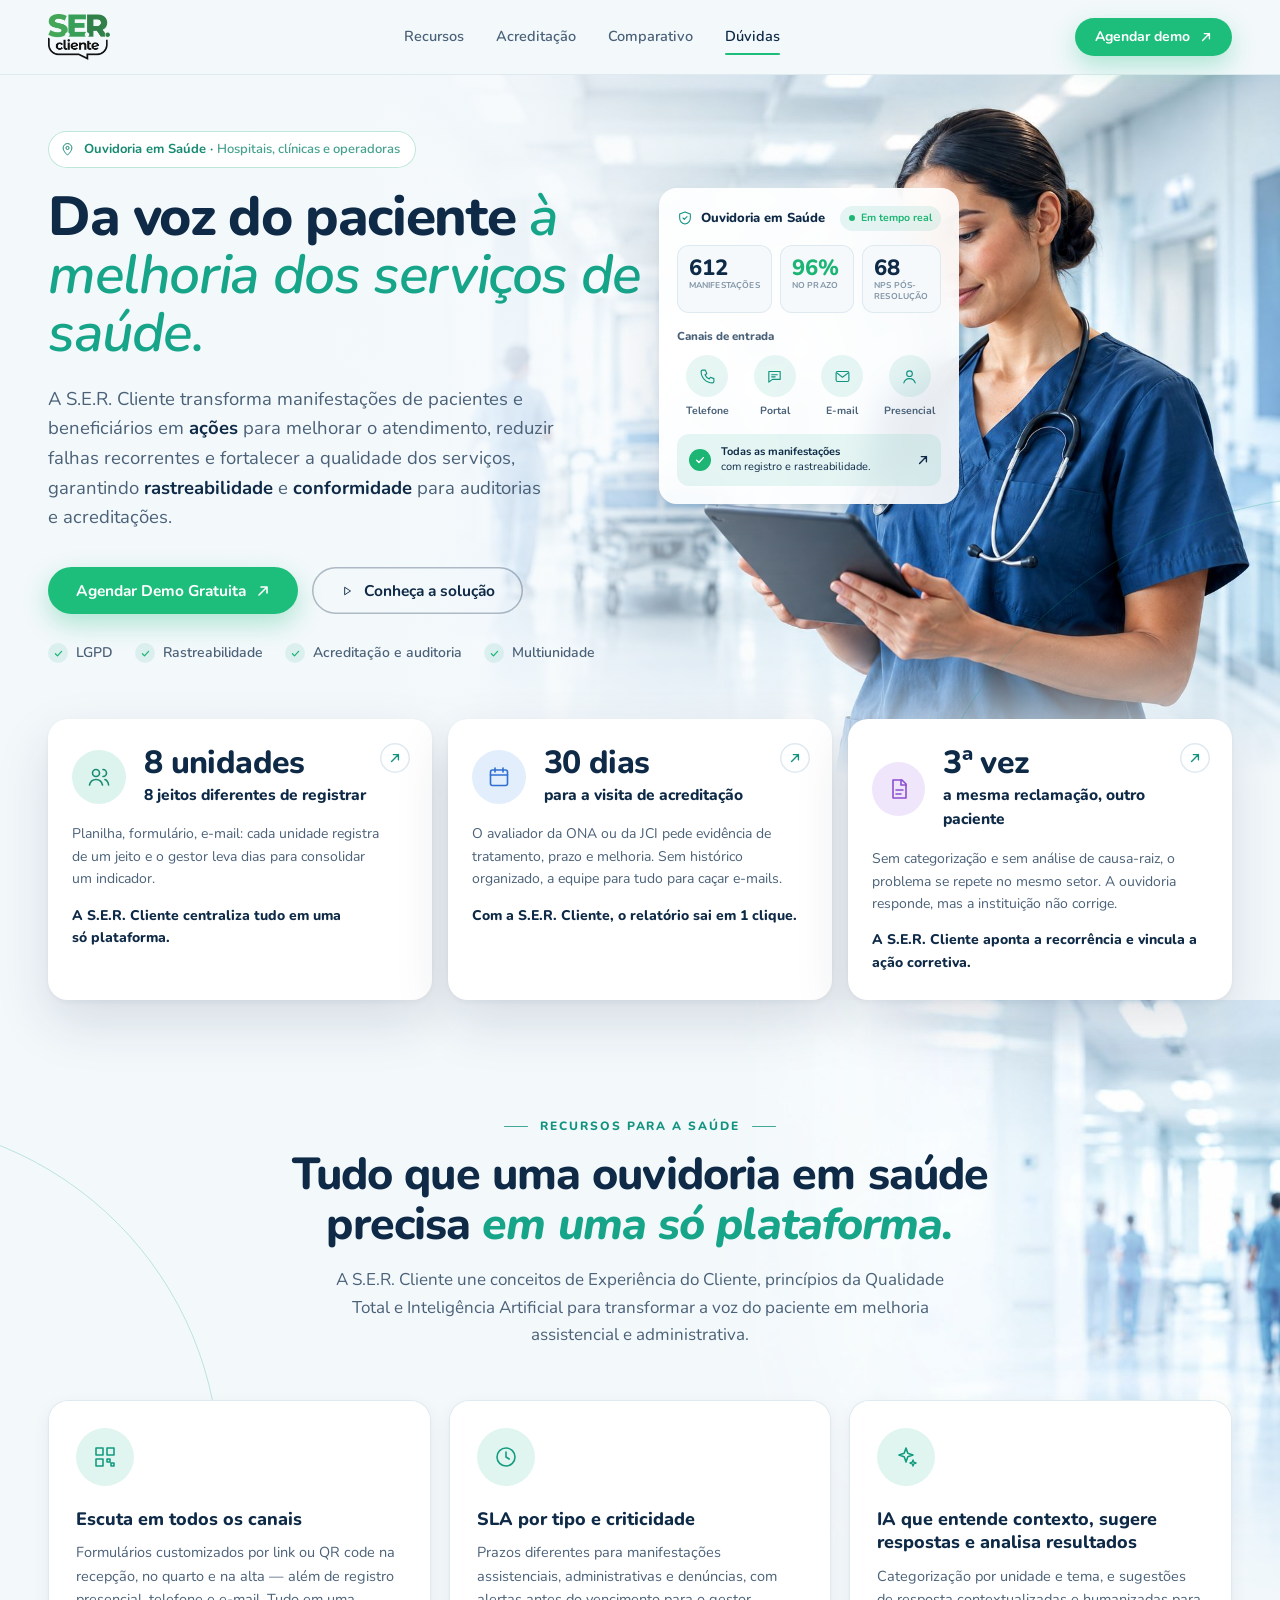
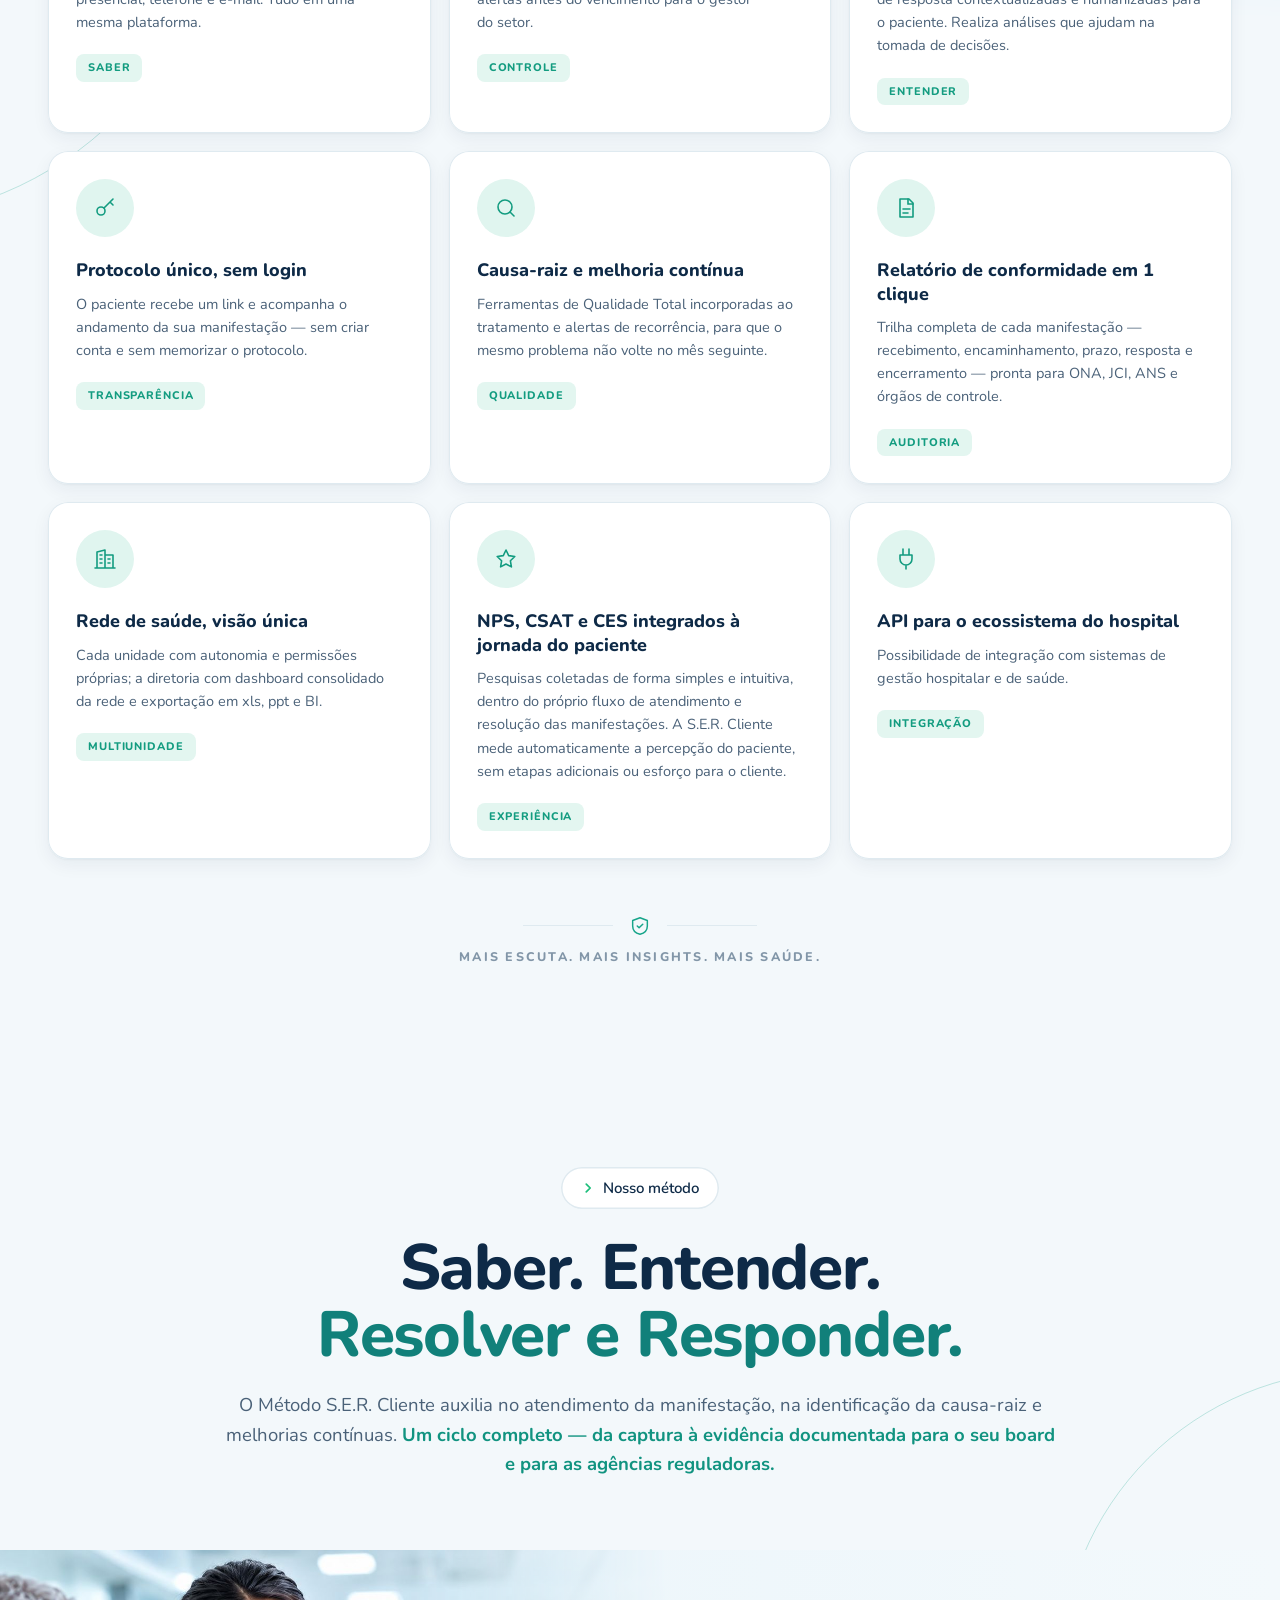
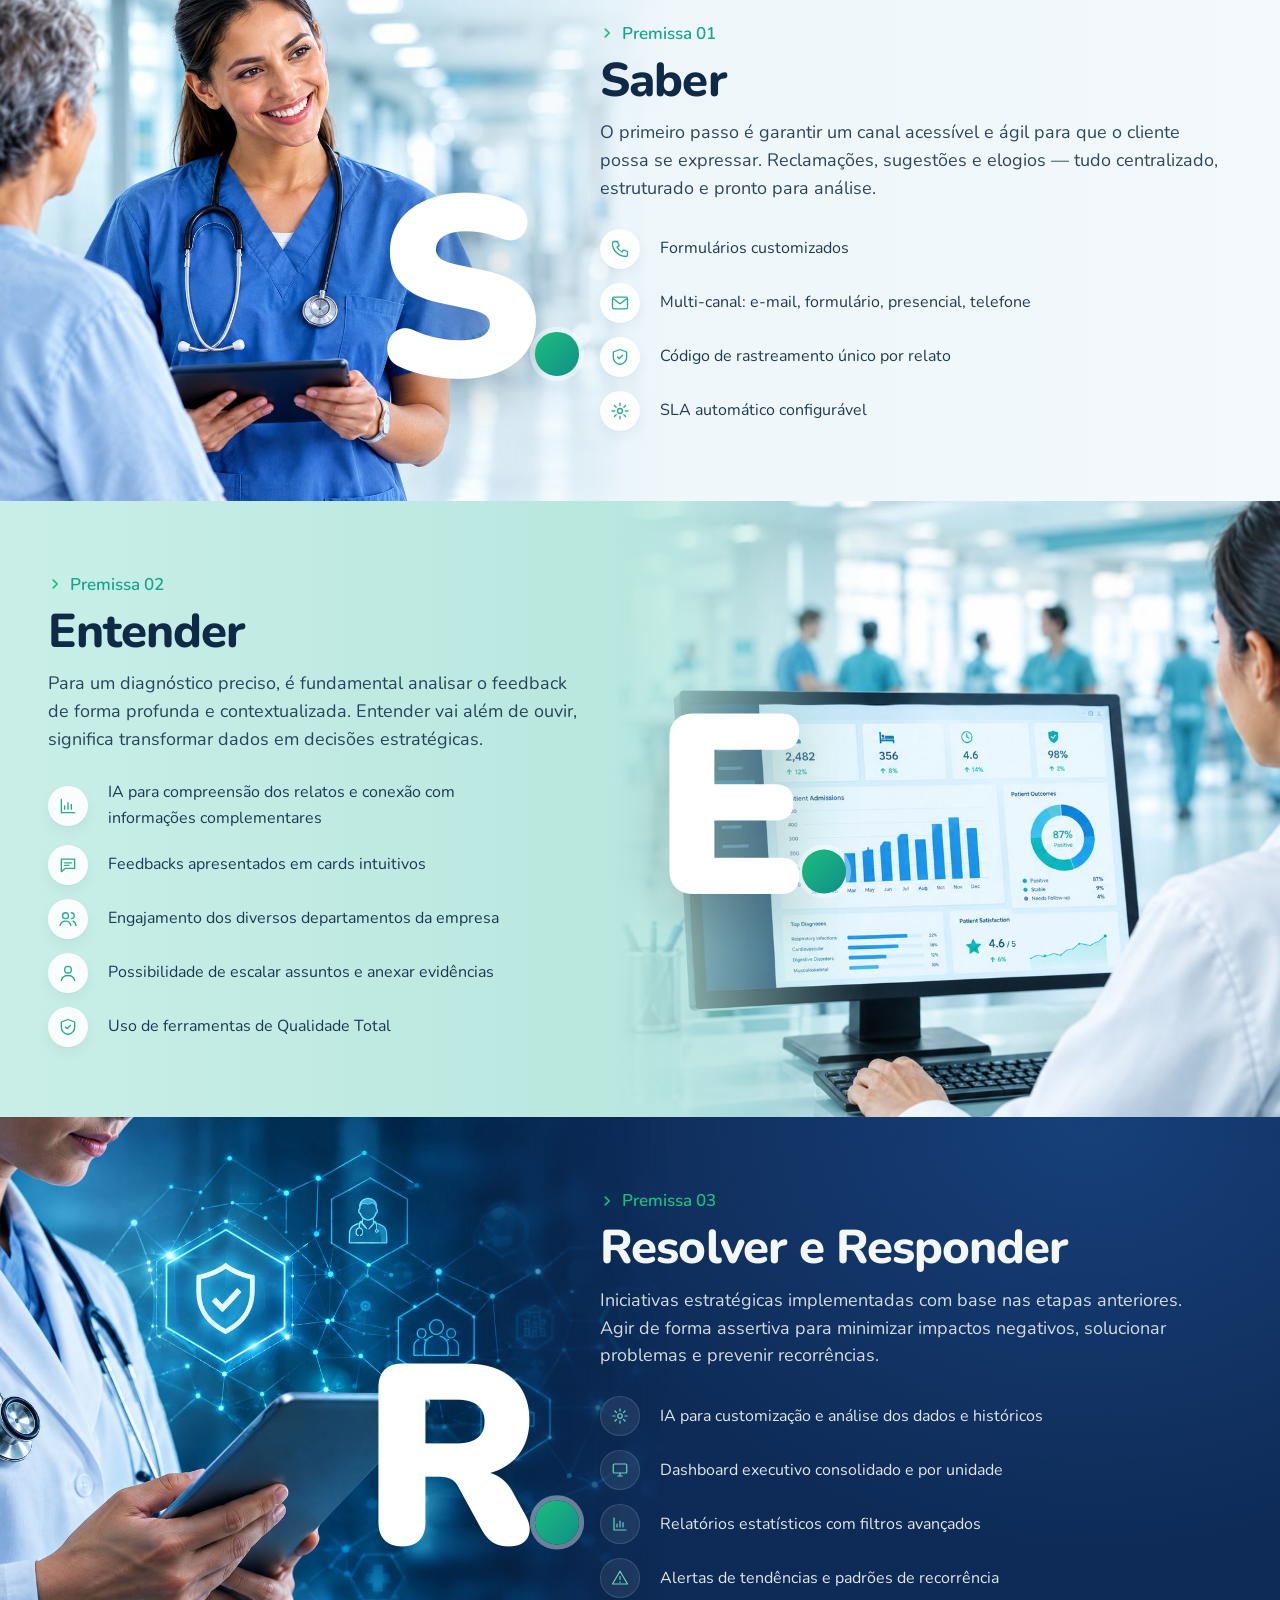
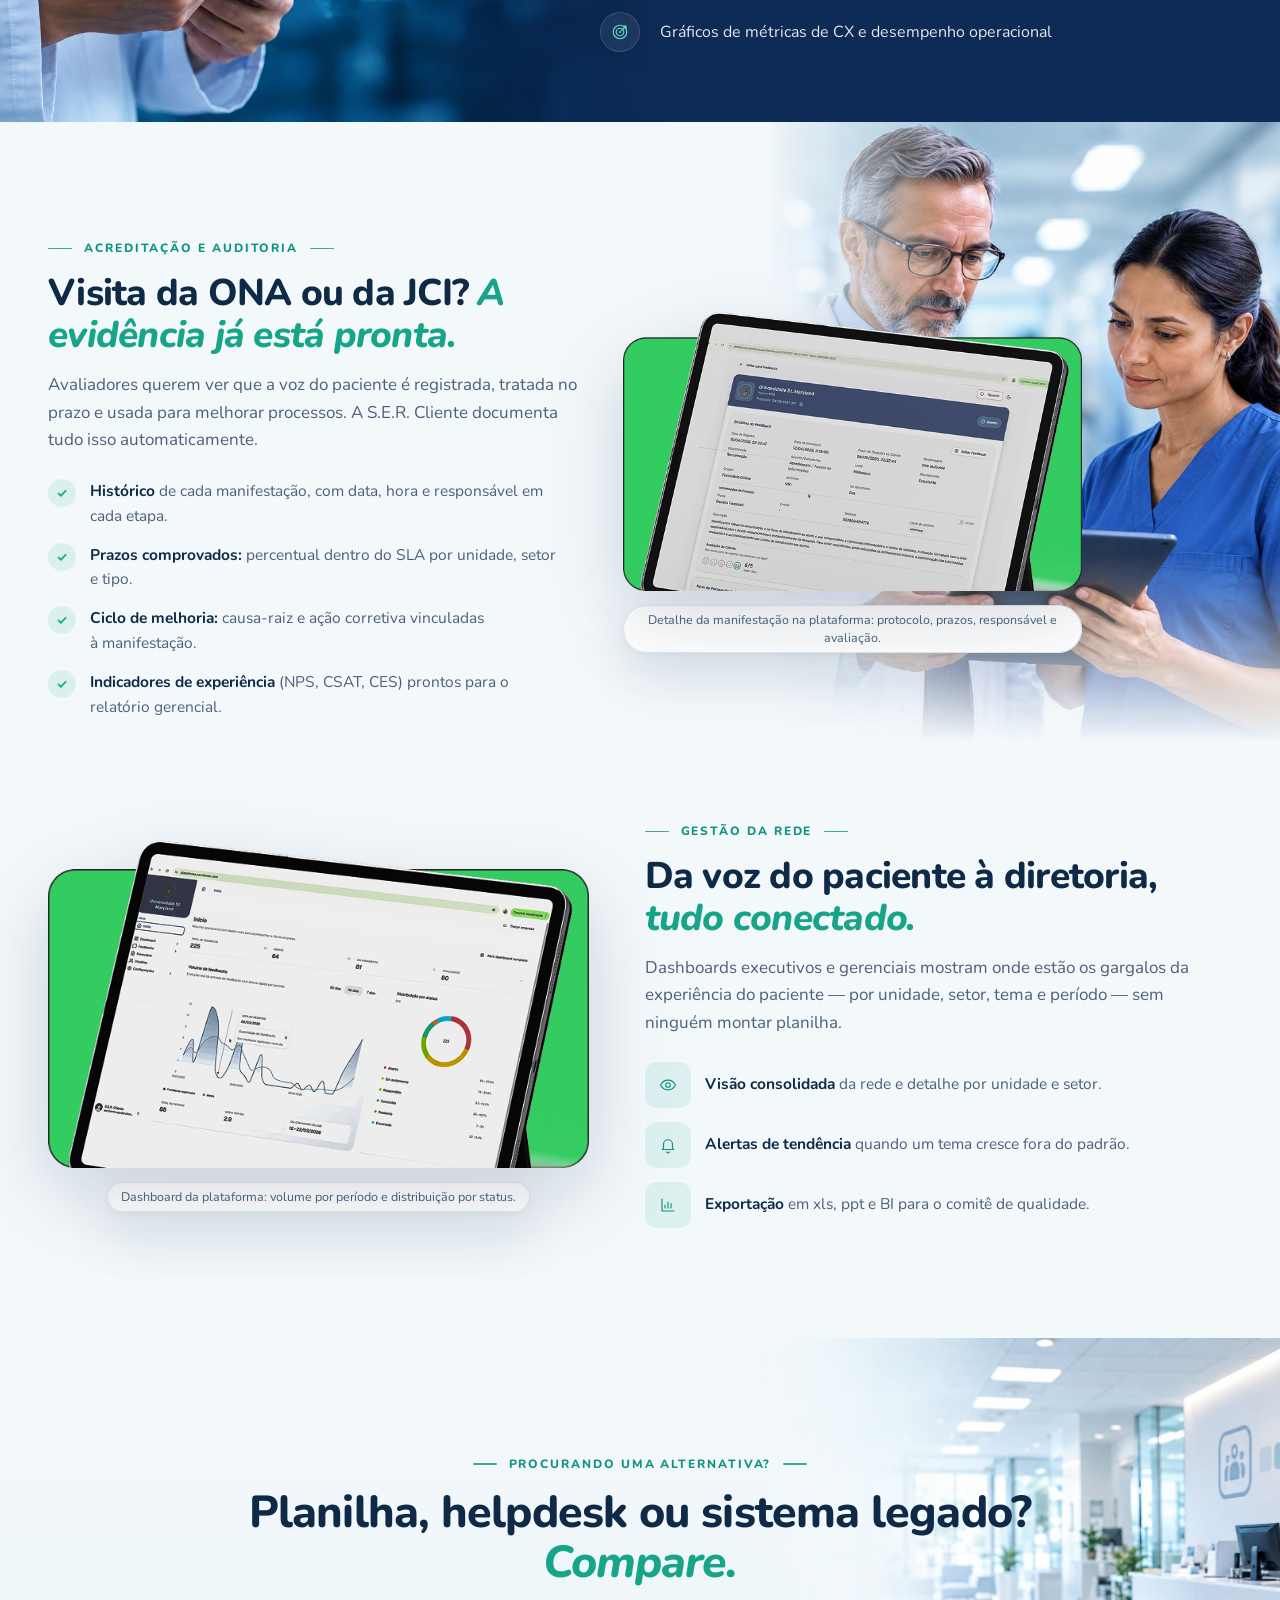
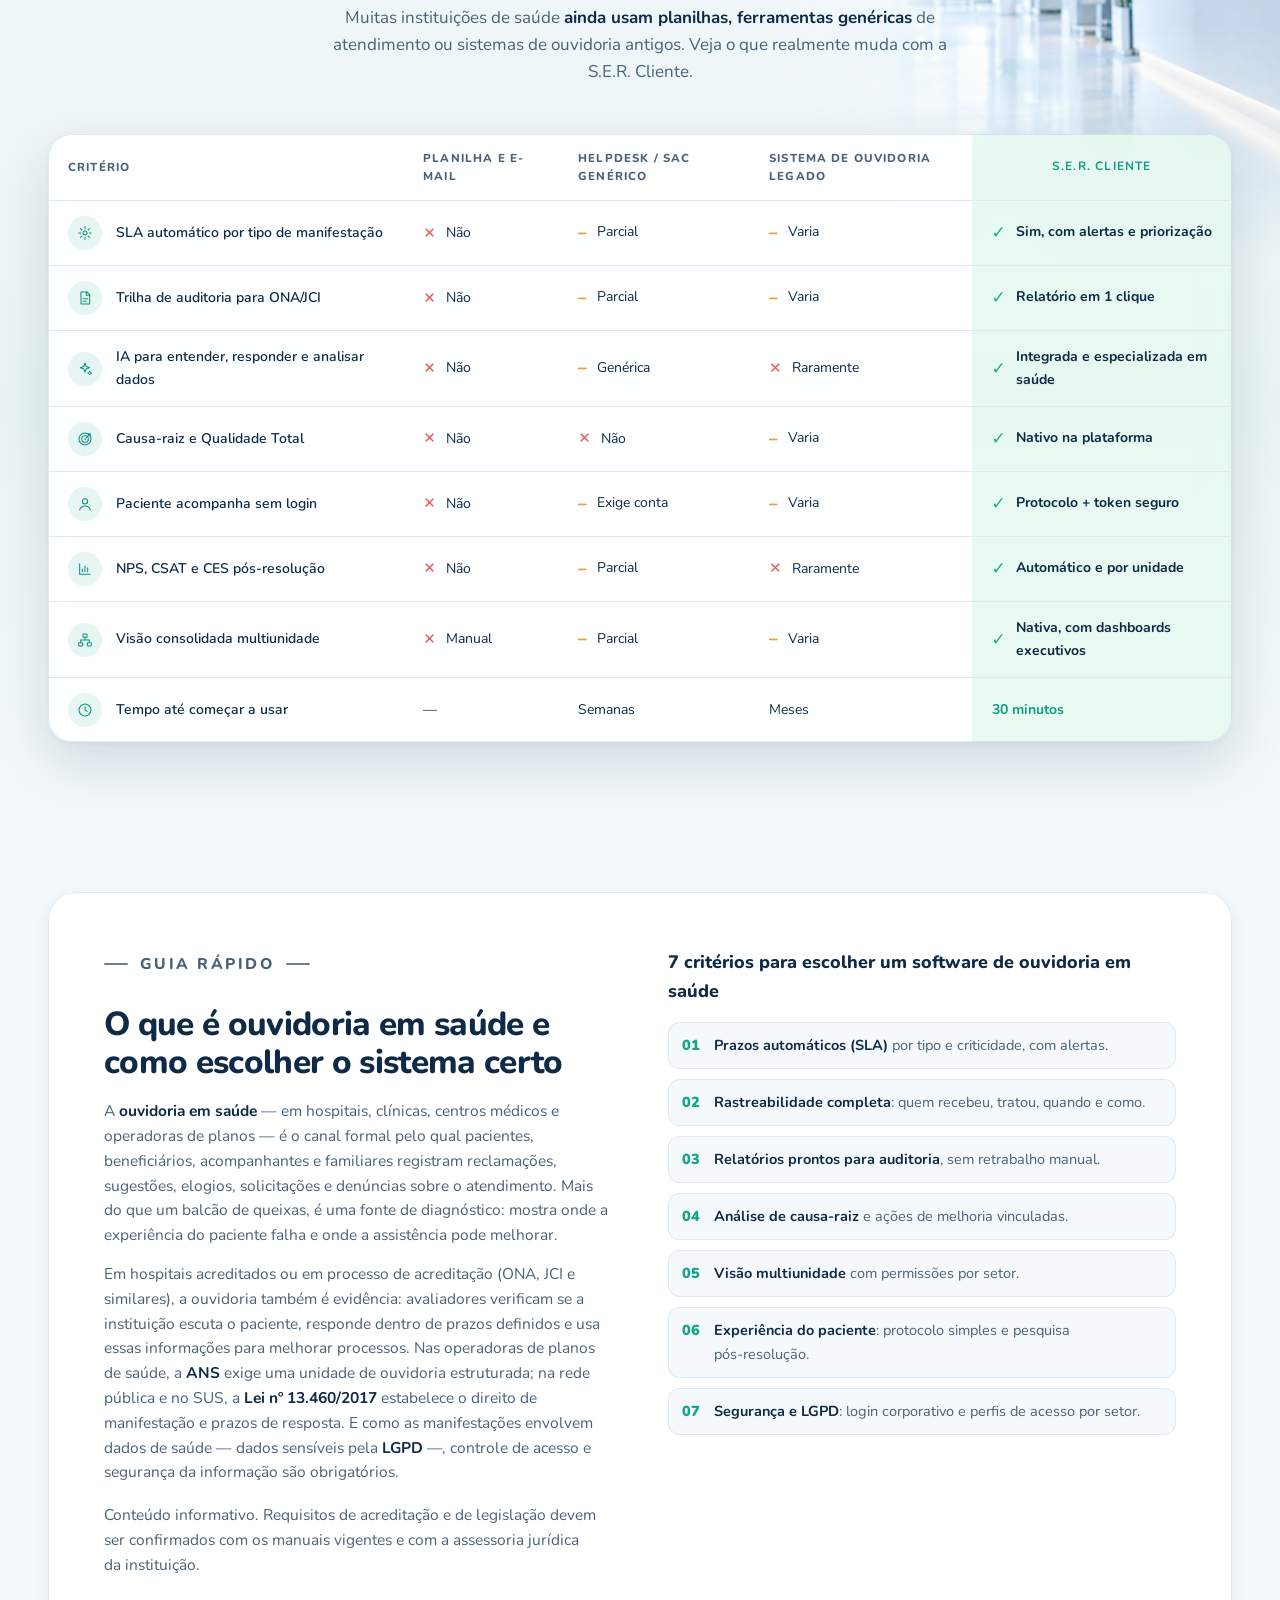
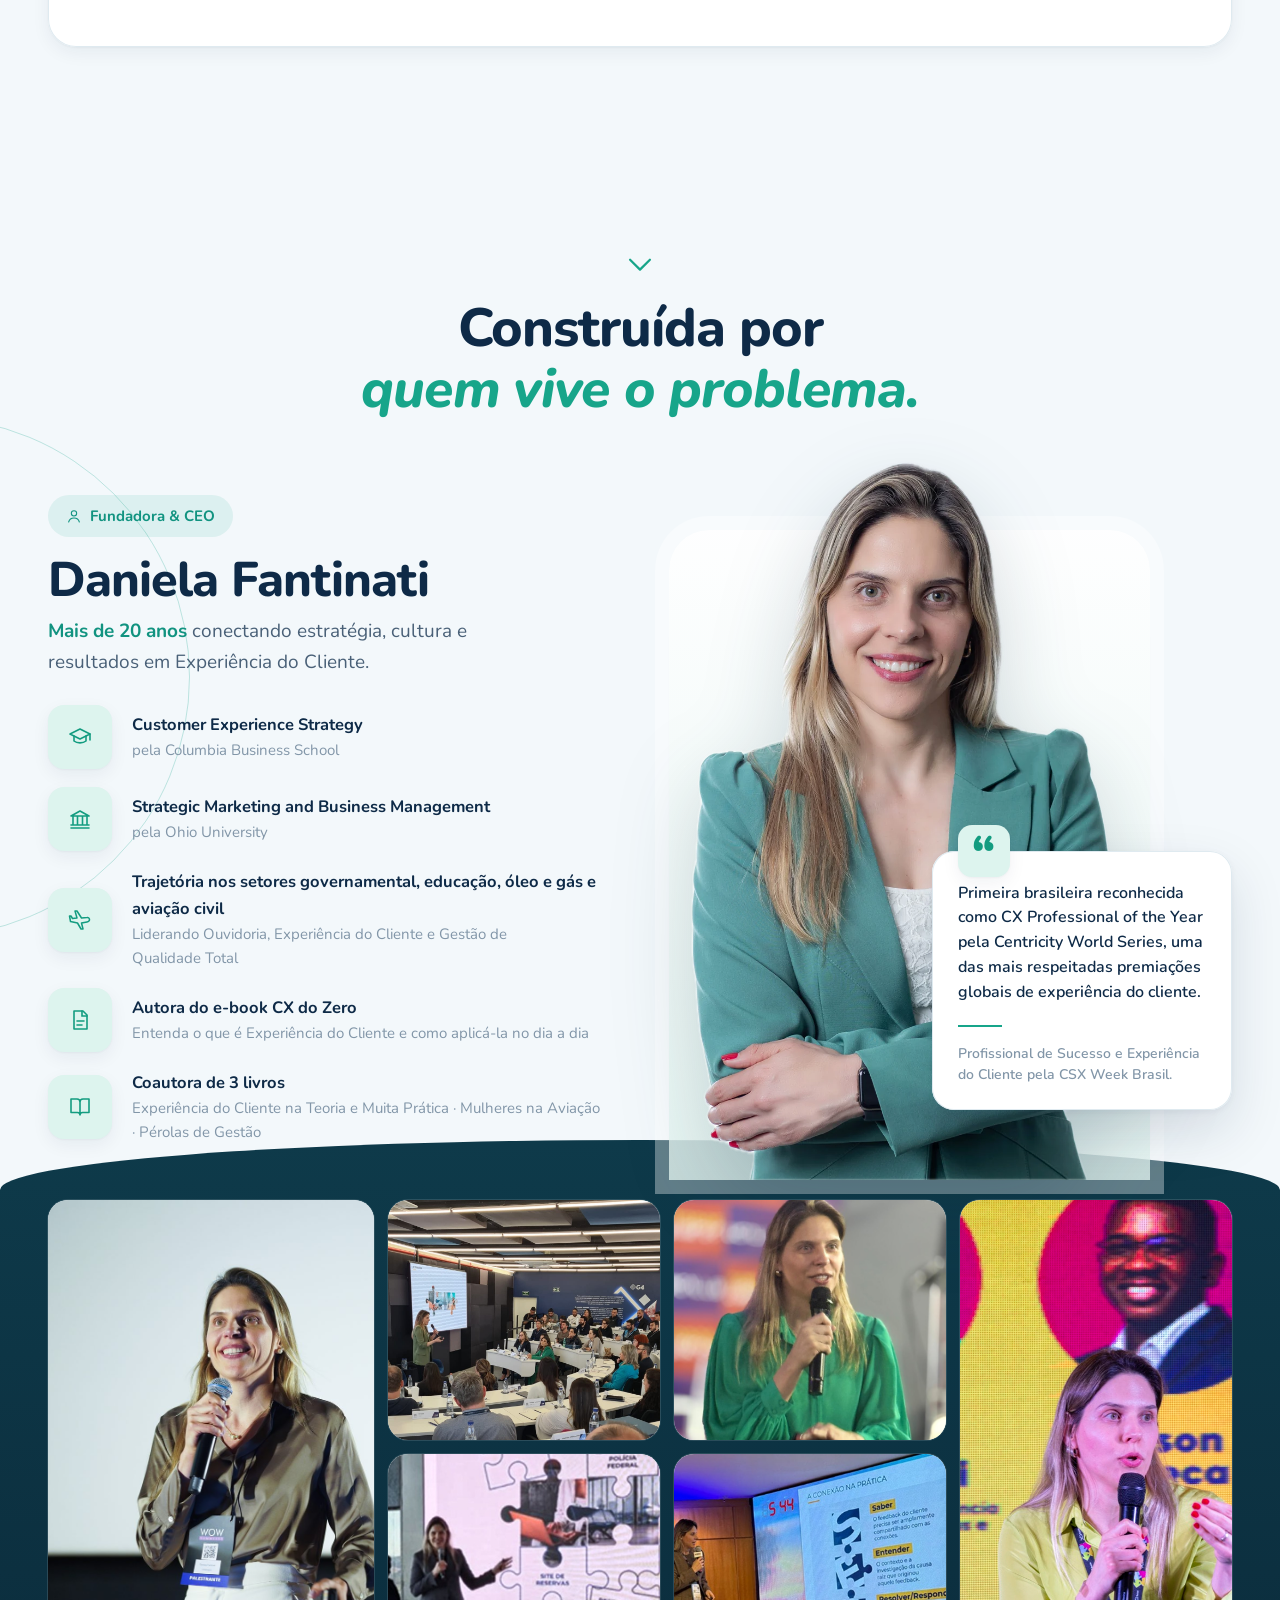
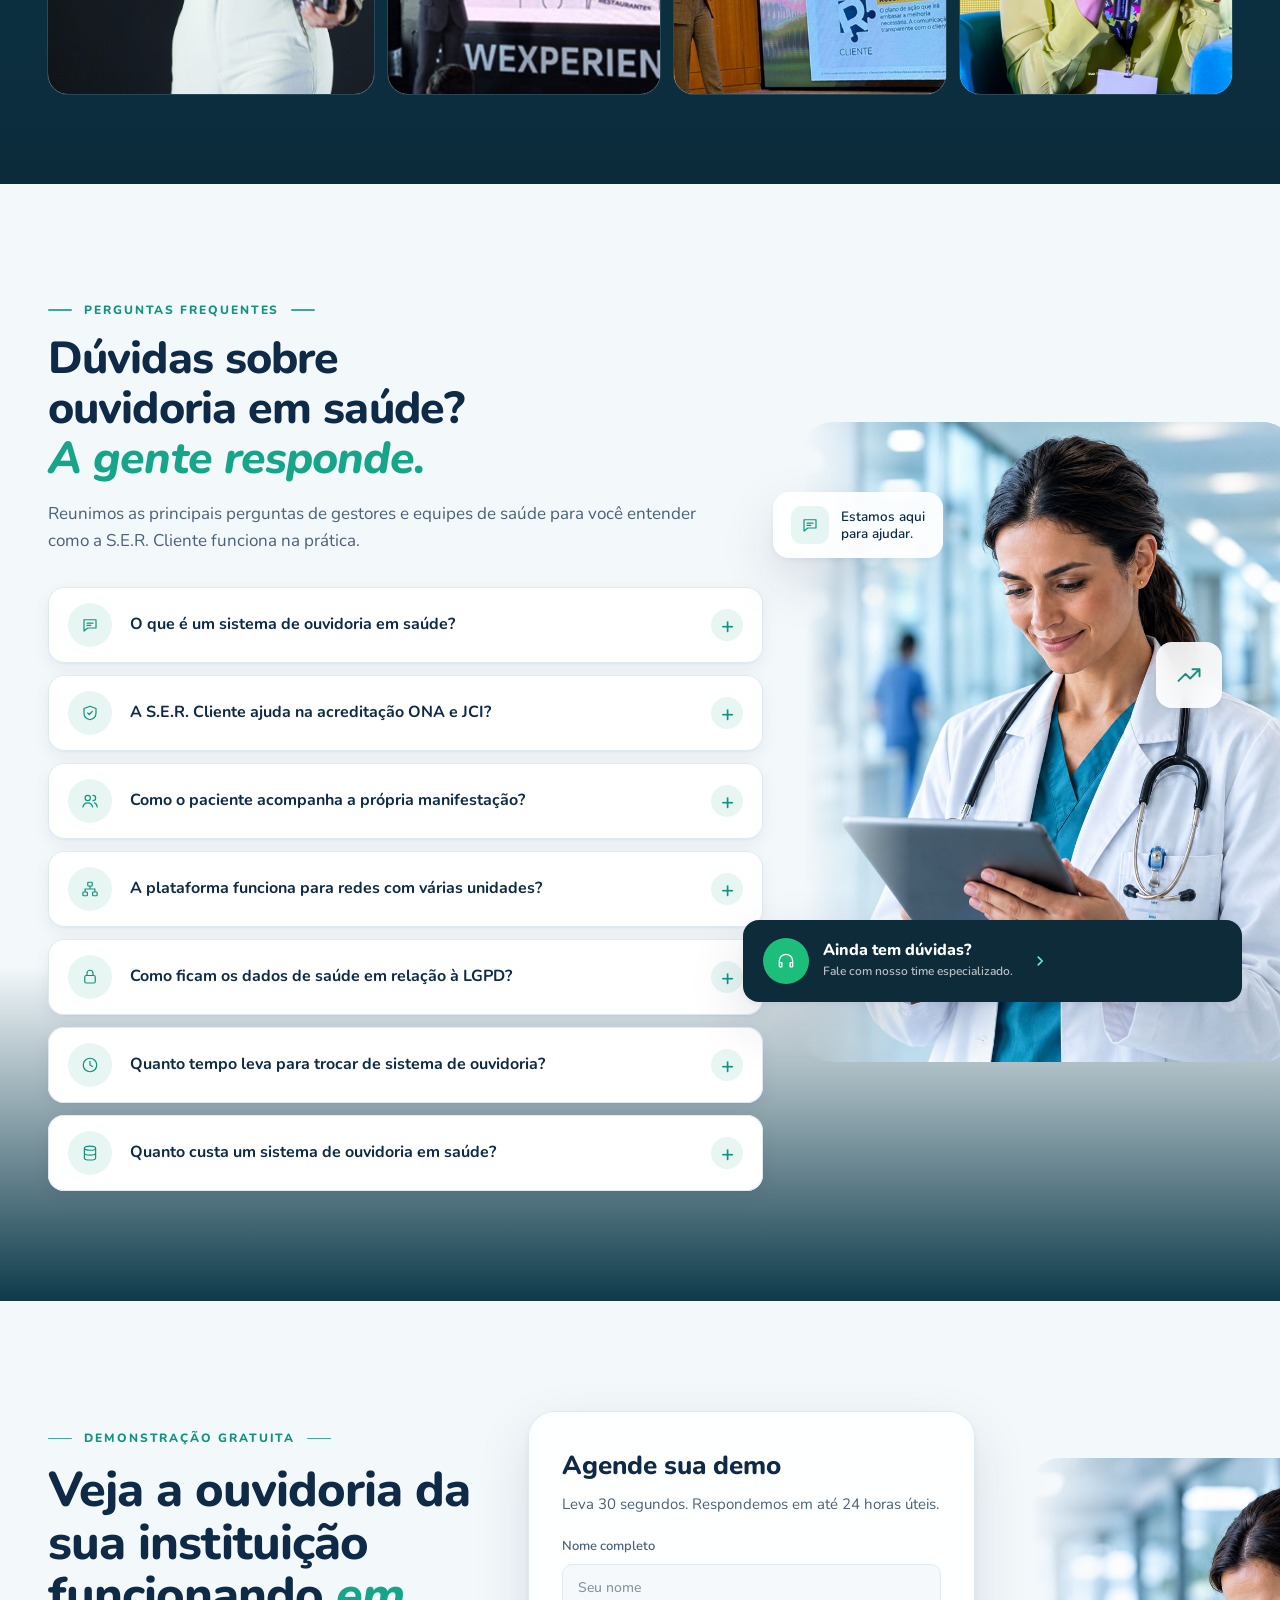
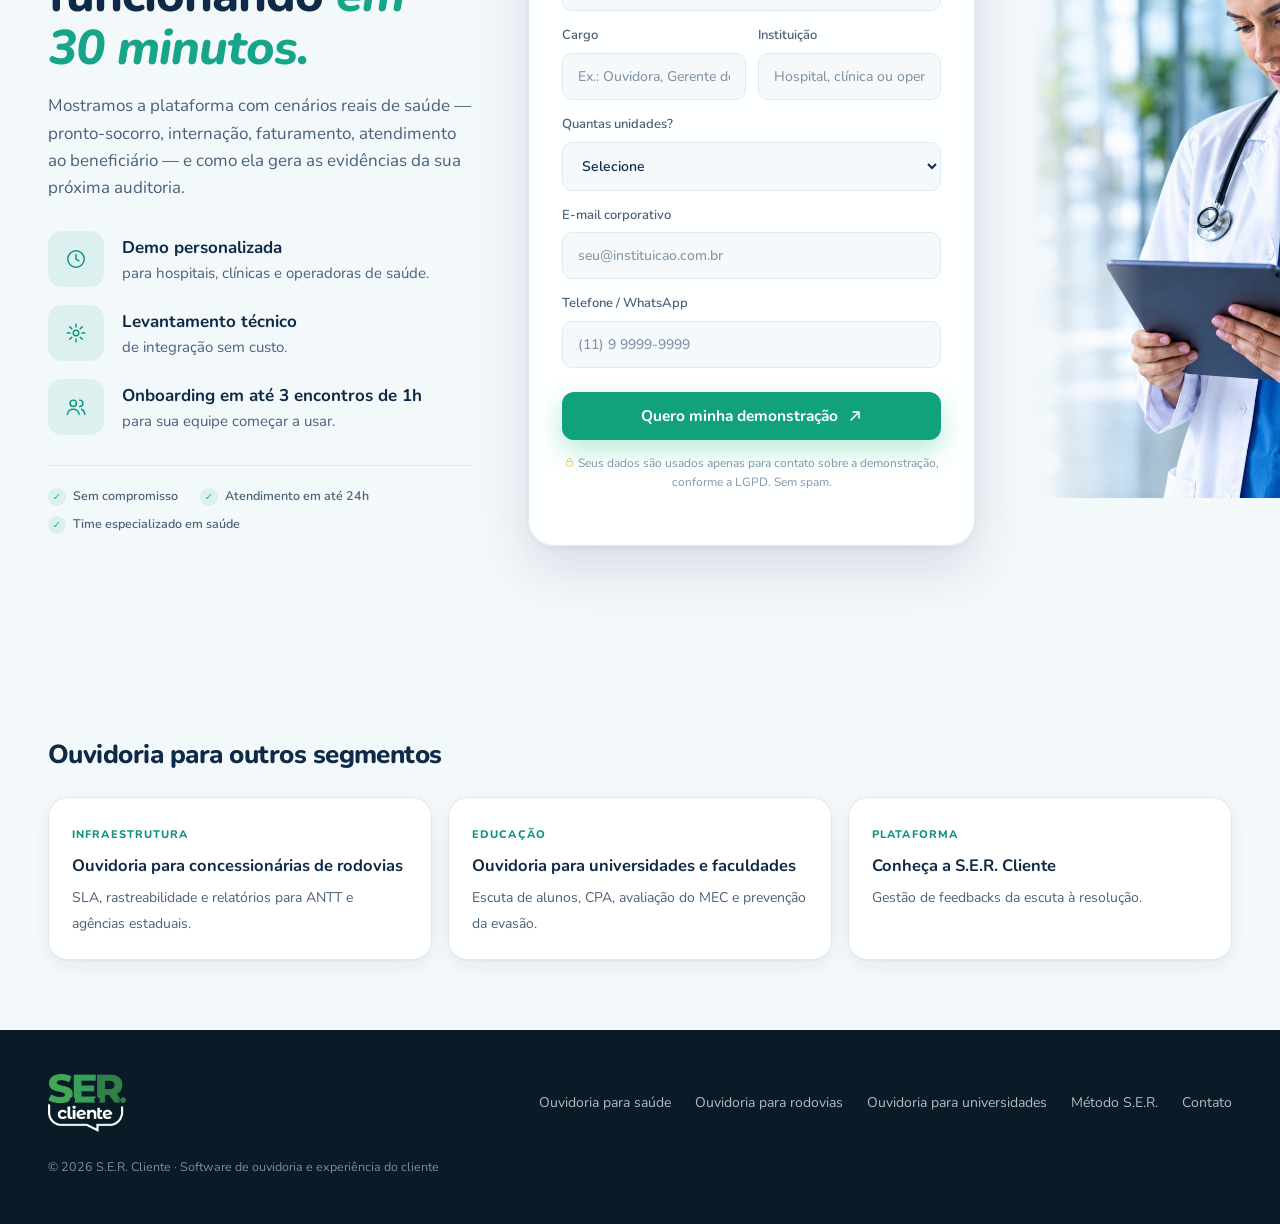
<file: lp/saude/index.html>
<!DOCTYPE html>
<html lang="pt-BR">
<head>
<meta charset="UTF-8">
<meta name="viewport" content="width=device-width, initial-scale=1.0">
<title>Sistema de Ouvidoria em Saúde com IA | S.E.R. Cliente</title>
<meta name="description" content="Software de ouvidoria para hospitais, clínicas e operadoras de saúde: prazos por criticidade, trilha de auditoria para ONA, JCI e ANS, IA e NPS do paciente. Agende uma demo gratuita.">
<meta name="keywords" content="ouvidoria em saúde, sistema de ouvidoria para saúde, ouvidoria hospitalar, ouvidoria para clínicas, ouvidoria para operadoras de saúde, sistema de ouvidoria hospitalar, software de ouvidoria para hospitais, ouvidoria em saúde, gestão de reclamações de pacientes, acreditação ONA, JCI, experiência do paciente">
<link rel="canonical" href="https://www.sercliente.com/lp/saude/">
<link rel="alternate" hreflang="pt-BR" href="https://www.sercliente.com/lp/saude/">
<meta name="robots" content="index, follow, max-image-preview:large">
<meta name="theme-color" content="#F5FAF9">

<meta property="og:type" content="website">
<meta property="og:locale" content="pt_BR">
<meta property="og:site_name" content="S.E.R. Cliente">
<meta property="og:title" content="Sistema de Ouvidoria em Saúde pronto para ONA, JCI e ANS | S.E.R. Cliente">
<meta property="og:description" content="Da voz do paciente à melhoria dos serviços de saúde: manifestações registradas, tratadas no prazo e documentadas para auditorias e acreditações.">
<meta property="og:url" content="https://www.sercliente.com/lp/saude/">
<meta property="og:image" content="https://www.sercliente.com/lp/assets/hospitalar/hero.jpg">
<meta name="twitter:card" content="summary_large_image">

<link rel="preconnect" href="https://fonts.googleapis.com">
<link rel="preconnect" href="https://fonts.gstatic.com" crossorigin>
<link href="https://fonts.googleapis.com/css2?family=Nunito:ital,wght@0,400;0,600;0,700;0,800;0,900;1,500;1,600;1,700;1,800&display=swap" rel="stylesheet">
<link rel="stylesheet" href="../assets/lp-ser.css">
<link rel="preload" as="image" href="../assets/hospitalar/hero.jpg">

<script type="application/ld+json">
{
  "@context": "https://schema.org",
  "@graph": [
    {
      "@type": "Organization",
      "@id": "https://www.sercliente.com/#org",
      "name": "S.E.R. Cliente",
      "url": "https://www.sercliente.com/",
      "founder": { "@type": "Person", "name": "Daniela Fantinati", "jobTitle": "Fundadora & CEO" }
    },
    {
      "@type": "WebPage",
      "@id": "https://www.sercliente.com/lp/saude/#webpage",
      "url": "https://www.sercliente.com/lp/saude/",
      "name": "Sistema de Ouvidoria em Saúde com IA | S.E.R. Cliente",
      "inLanguage": "pt-BR",
      "isPartOf": { "@id": "https://www.sercliente.com/#org" },
      "about": { "@id": "https://www.sercliente.com/lp/saude/#software" },
      "breadcrumb": { "@id": "https://www.sercliente.com/lp/saude/#breadcrumb" }
    },
    {
      "@type": "BreadcrumbList",
      "@id": "https://www.sercliente.com/lp/saude/#breadcrumb",
      "itemListElement": [
        { "@type": "ListItem", "position": 1, "name": "S.E.R. Cliente", "item": "https://www.sercliente.com/" },
        { "@type": "ListItem", "position": 2, "name": "Ouvidoria em saúde", "item": "https://www.sercliente.com/lp/saude/" }
      ]
    },
    {
      "@type": "SoftwareApplication",
      "@id": "https://www.sercliente.com/lp/saude/#software",
      "name": "S.E.R. Cliente — Ouvidoria em Saúde",
      "applicationCategory": "BusinessApplication",
      "applicationSubCategory": "Software de ouvidoria",
      "operatingSystem": "Web, iOS, Android (navegador)",
      "description": "Plataforma SaaS de ouvidoria para hospitais, clínicas e operadoras de saúde, com prazos por tipo e criticidade, trilha de auditoria para ONA, JCI e ANS, inteligência artificial para análise e sugestão de respostas, e NPS, CSAT e CES integrados à jornada do paciente.",
      "audience": { "@type": "BusinessAudience", "audienceType": "Hospitais, redes hospitalares, clínicas e operadoras de saúde" },
      "featureList": "SLA por tipo e criticidade; Trilha de auditoria completa; Relatório de conformidade em 1 clique; IA para análise e sugestão de resposta; Protocolo único para o paciente, sem login; Dashboard multiunidade; NPS, CSAT e CES integrados à jornada do paciente; API para integração com sistemas de gestão; LGPD e login corporativo via Microsoft Active Directory",
      "provider": { "@id": "https://www.sercliente.com/#org" }
    },
    {
      "@type": "FAQPage",
      "@id": "https://www.sercliente.com/lp/saude/#faq",
      "mainEntity": [
        { "@type": "Question", "name": "O que é um sistema de ouvidoria em saúde?",
          "acceptedAnswer": { "@type": "Answer", "text": "É um software que centraliza reclamações, sugestões, elogios e denúncias de pacientes, beneficiários e acompanhantes, distribui cada manifestação ao setor responsável, controla prazos (SLA) e registra todo o histórico até a resposta final, gerando indicadores e evidências para a gestão e para auditorias de acreditação." } },
        { "@type": "Question", "name": "A S.E.R. Cliente ajuda na acreditação ONA e JCI?",
          "acceptedAnswer": { "@type": "Answer", "text": "Sim. A plataforma não certifica a instituição, mas gera exatamente as evidências que avaliadores pedem: trilha completa de cada manifestação, prazos cumpridos, análise de causa-raiz, ações de melhoria e indicadores de satisfação, tudo exportável em relatório de conformidade com um clique." } },
        { "@type": "Question", "name": "Como o paciente acompanha a própria manifestação?",
          "acceptedAnswer": { "@type": "Answer", "text": "Cada registro recebe um código de protocolo único. O paciente acompanha o andamento por um link seguro com token de acesso, sem precisar criar login ou senha." } },
        { "@type": "Question", "name": "A plataforma funciona para redes com várias unidades?",
          "acceptedAnswer": { "@type": "Answer", "text": "Sim. Cada hospital, clínica ou unidade opera com autonomia, com perfis e permissões próprios, e a diretoria tem um dashboard consolidado da rede inteira, sem perder o detalhe de cada unidade e setor." } },
        { "@type": "Question", "name": "Como ficam os dados de saúde em relação à LGPD?",
          "acceptedAnswer": { "@type": "Answer", "text": "A S.E.R. Cliente segue a LGPD. Perfis de acesso garantem que cada setor veja apenas o necessário, e o login corporativo pode ser feito via Microsoft Active Directory." } },
        { "@type": "Question", "name": "Quanto tempo leva para trocar de sistema de ouvidoria?",
          "acceptedAnswer": { "@type": "Answer", "text": "O acesso à plataforma é liberado em 30 minutos e o onboarding é feito em até três encontros de 1 hora. Integrações via API e a importação do histórico são avaliadas em um levantamento técnico gratuito." } },
        { "@type": "Question", "name": "Quanto custa um sistema de ouvidoria em saúde?",
          "acceptedAnswer": { "@type": "Answer", "text": "A assinatura da S.E.R. Cliente varia conforme o volume de manifestações, com pacotes fixos e variáveis. Os planos e condições são apresentados na demonstração gratuita." } }
      ]
    }
  ]
}
</script>
<!-- ── Analytics ─────────────────────────────────────────────────────── -->

<!-- Microsoft Clarity -->
<script type="text/javascript">
  (function(c,l,a,r,i,t,y){
    c[a]=c[a]||function(){(c[a].q=c[a].q||[]).push(arguments)};
    t=l.createElement(r);t.async=1;t.src="https://www.clarity.ms/tag/"+i;
    y=l.getElementsByTagName(r)[0];y.parentNode.insertBefore(t,y);
  })(window, document, "clarity", "script", "wsax0bfwdl");
</script>

<!-- Google Analytics -->
<script async src="https://www.googletagmanager.com/gtag/js?id=G-R2NVEY8C52"></script>
<script>
  window.dataLayer = window.dataLayer || [];
  function gtag(){dataLayer.push(arguments);}
  gtag('js', new Date());
  gtag('config', 'G-R2NVEY8C52');
</script>

<!-- LinkedIn Insight Tag -->
<script type="text/javascript">
  _linkedin_partner_id = "9138202";
  window._linkedin_data_partner_ids = window._linkedin_data_partner_ids || [];
  window._linkedin_data_partner_ids.push(_linkedin_partner_id);
</script>
<script type="text/javascript">
  (function(l) {
    if (!l){window.lintrk = function(a,b){window.lintrk.q.push([a,b])};
    window.lintrk.q=[]}
    var s = document.getElementsByTagName("script")[0];
    var b = document.createElement("script");
    b.type = "text/javascript"; b.async = true;
    b.src = "https://snap.licdn.com/li.lms-analytics/insight.min.js";
    s.parentNode.insertBefore(b, s);
  })(window.lintrk);
</script>
<noscript>
  <img height="1" width="1" style="display:none;" alt="" src="https://px.ads.linkedin.com/collect/?pid=9138202&fmt=gif">
</noscript>

<!-- Google Ads -->
<script async src="https://www.googletagmanager.com/gtag/js?id=AW-18443955230"></script>
<script>
  window.dataLayer = window.dataLayer || [];
  function gtag(){dataLayer.push(arguments);}
  gtag('js', new Date());
  gtag('config', 'AW-18443955230');
</script>

<!-- Apollo.io Website Tracker -->
<script>function initApollo(){var n=Math.random().toString(36).substring(7),o=document.createElement("script");o.src="https://assets.apollo.io/micro/website-tracker/tracker.iife.js?nocache="+n,o.async=!0,o.defer=!0,o.onload=function(){window.trackingFunctions.onLoad({appId:"6abfff6ce43e2b001ceb3c7a"})},document.head.appendChild(o)}initApollo();</script>
</head>
<body class="t-saude">

<svg width="0" height="0" style="position:absolute" aria-hidden="true">
  <defs>
    <symbol id="i-arrow" viewBox="0 0 14 14"><path d="M3 11L11 3M11 3H5M11 3V9" fill="none" stroke="currentColor" stroke-width="1.6" stroke-linecap="round" stroke-linejoin="round"/></symbol>
    <symbol id="i-check" viewBox="0 0 16 16"><path d="M3.5 8.4l3 3 6-6.6" fill="none" stroke="currentColor" stroke-width="1.8" stroke-linecap="round" stroke-linejoin="round"/></symbol>
    <symbol id="i-chat" viewBox="0 0 24 24"><path d="M4 5h16v11H9l-5 4z" fill="none" stroke="currentColor" stroke-width="1.6" stroke-linejoin="round"/><path d="M8 9.5h8M8 12.5h5" fill="none" stroke="currentColor" stroke-width="1.6" stroke-linecap="round"/></symbol>
    <symbol id="i-clock" viewBox="0 0 24 24"><circle cx="12" cy="12" r="9" fill="none" stroke="currentColor" stroke-width="1.6"/><path d="M12 7v5l3.2 2" fill="none" stroke="currentColor" stroke-width="1.6" stroke-linecap="round"/></symbol>
    <symbol id="i-shield" viewBox="0 0 24 24"><path d="M12 3l8 3v6c0 5-3.5 8-8 9-4.5-1-8-4-8-9V6z" fill="none" stroke="currentColor" stroke-width="1.6" stroke-linejoin="round"/><path d="M9 12l2 2 4-4" fill="none" stroke="currentColor" stroke-width="1.6" stroke-linecap="round" stroke-linejoin="round"/></symbol>
    <symbol id="i-ai" viewBox="0 0 24 24"><path d="M12 3l1.8 5.2L19 10l-5.2 1.8L12 17l-1.8-5.2L5 10l5.2-1.8z" fill="none" stroke="currentColor" stroke-width="1.6" stroke-linejoin="round"/><path d="M19 15l.8 2.2L22 18l-2.2.8L19 21l-.8-2.2L16 18l2.2-.8z" fill="none" stroke="currentColor" stroke-width="1.4" stroke-linejoin="round"/></symbol>
    <symbol id="i-building" viewBox="0 0 24 24"><path d="M4 21V5l8-2v18M12 8h8v13M2 21h20M7 8h2M7 12h2M7 16h2M15 12h2M15 16h2" fill="none" stroke="currentColor" stroke-width="1.6" stroke-linecap="round" stroke-linejoin="round"/></symbol>
    <symbol id="i-doc" viewBox="0 0 24 24"><path d="M6 3h9l4 4v14H6z" fill="none" stroke="currentColor" stroke-width="1.6" stroke-linejoin="round"/><path d="M14 3v5h5M9 13h7M9 17h5" fill="none" stroke="currentColor" stroke-width="1.6" stroke-linecap="round"/></symbol>
    <symbol id="i-key" viewBox="0 0 24 24"><circle cx="8" cy="15" r="4" fill="none" stroke="currentColor" stroke-width="1.6"/><path d="M11 12l9-9M17 6l3 3" fill="none" stroke="currentColor" stroke-width="1.6" stroke-linecap="round"/></symbol>
    <symbol id="i-star" viewBox="0 0 24 24"><path d="M12 3l2.7 5.6 6.1.9-4.4 4.3 1 6.1L12 17l-5.4 2.9 1-6.1-4.4-4.3 6.1-.9z" fill="none" stroke="currentColor" stroke-width="1.6" stroke-linejoin="round"/></symbol>
    <symbol id="i-users" viewBox="0 0 24 24"><circle cx="9" cy="8" r="3.5" fill="none" stroke="currentColor" stroke-width="1.6"/><path d="M2.5 20c.8-3.5 3.4-5.5 6.5-5.5s5.7 2 6.5 5.5M16 4.5a3.5 3.5 0 010 7M18 14.5c2 .7 3.2 2.6 3.6 5.5" fill="none" stroke="currentColor" stroke-width="1.6" stroke-linecap="round"/></symbol>
    <symbol id="i-plug" viewBox="0 0 24 24"><path d="M9 2v6M15 2v6M6 8h12v4a6 6 0 01-12 0zM12 18v4" fill="none" stroke="currentColor" stroke-width="1.6" stroke-linecap="round" stroke-linejoin="round"/></symbol>
    <symbol id="i-search" viewBox="0 0 24 24"><circle cx="11" cy="11" r="7" fill="none" stroke="currentColor" stroke-width="1.6"/><path d="M20 20l-4-4" fill="none" stroke="currentColor" stroke-width="1.6" stroke-linecap="round"/></symbol>
    <symbol id="i-heart" viewBox="0 0 24 24"><path d="M20.8 8.6a5 5 0 00-8.8-3.2 5 5 0 00-8.8 3.2c0 5.4 8.8 11.4 8.8 11.4s8.8-6 8.8-11.4z" fill="none" stroke="currentColor" stroke-width="1.6" stroke-linejoin="round"/><path d="M4 12h3.5l2-3 3 6 2-3H20" fill="none" stroke="currentColor" stroke-width="1.6" stroke-linecap="round" stroke-linejoin="round"/></symbol>
    <symbol id="i-qr" viewBox="0 0 24 24"><path d="M3 3h7v7H3zM14 3h7v7h-7zM3 14h7v7H3zM14 14h3v3h-3zM18 18h3v3h-3z" fill="none" stroke="currentColor" stroke-width="1.6" stroke-linejoin="round"/></symbol>
    <symbol id="i-cloud" viewBox="0 0 24 24"><path d="M7 18a4.5 4.5 0 01-.6-9 6 6 0 0111.4 1.6A3.8 3.8 0 0117.5 18z" fill="none" stroke="currentColor" stroke-width="1.6" stroke-linejoin="round"/></symbol>
    <symbol id="i-road" viewBox="0 0 24 24"><path d="M8 3L4 21M16 3l4 18M12 4v3M12 11v3M12 18v2" fill="none" stroke="currentColor" stroke-width="1.6" stroke-linecap="round"/></symbol>
    <symbol id="i-cap" viewBox="0 0 24 24"><path d="M2 9l10-5 10 5-10 5z" fill="none" stroke="currentColor" stroke-width="1.6" stroke-linejoin="round"/><path d="M6 11v5c3 2.5 9 2.5 12 0v-5M22 9v6" fill="none" stroke="currentColor" stroke-width="1.6" stroke-linecap="round"/></symbol>
    <symbol id="i-book" viewBox="0 0 24 24"><path d="M3 4h6a3 3 0 013 3v13a2.5 2.5 0 00-2.5-2.5H3zM21 4h-6a3 3 0 00-3 3v13a2.5 2.5 0 012.5-2.5H21z" fill="none" stroke="currentColor" stroke-width="1.6" stroke-linejoin="round"/></symbol>
    <symbol id="i-trophy" viewBox="0 0 24 24"><path d="M7 4h10v5a5 5 0 01-10 0zM7 6H4a3 3 0 003 4M17 6h3a3 3 0 01-3 4M12 14v4M8 21h8M9 18h6" fill="none" stroke="currentColor" stroke-width="1.6" stroke-linecap="round" stroke-linejoin="round"/></symbol>
    <symbol id="i-brief" viewBox="0 0 24 24"><rect x="3" y="7" width="18" height="13" rx="2" fill="none" stroke="currentColor" stroke-width="1.6"/><path d="M9 7V5a2 2 0 012-2h2a2 2 0 012 2v2M3 12.5h18" fill="none" stroke="currentColor" stroke-width="1.6"/></symbol>
    <symbol id="i-play" viewBox="0 0 24 24"><path d="M8 5.5v13l10-6.5z" fill="none" stroke="currentColor" stroke-width="1.6" stroke-linejoin="round"/></symbol>
    <symbol id="i-phone" viewBox="0 0 24 24"><path d="M5 3h4l2 5-2.5 1.5a11 11 0 006 6L16 13l5 2v4a2 2 0 01-2 2A16 16 0 013 5a2 2 0 012-2z" fill="none" stroke="currentColor" stroke-width="1.6" stroke-linejoin="round"/></symbol>
    <symbol id="i-mail" viewBox="0 0 24 24"><rect x="3" y="5" width="18" height="14" rx="2" fill="none" stroke="currentColor" stroke-width="1.6"/><path d="M3.5 6.5L12 13l8.5-6.5" fill="none" stroke="currentColor" stroke-width="1.6" stroke-linejoin="round"/></symbol>
    <symbol id="i-user" viewBox="0 0 24 24"><circle cx="12" cy="8" r="4" fill="none" stroke="currentColor" stroke-width="1.6"/><path d="M4 21c1-4 4-6 8-6s7 2 8 6" fill="none" stroke="currentColor" stroke-width="1.6" stroke-linecap="round"/></symbol>
    <symbol id="i-gear" viewBox="0 0 24 24"><circle cx="12" cy="12" r="3" fill="none" stroke="currentColor" stroke-width="1.6"/><path d="M12 2.5v3M12 18.5v3M2.5 12h3M18.5 12h3M5.3 5.3l2.1 2.1M16.6 16.6l2.1 2.1M5.3 18.7l2.1-2.1M16.6 7.4l2.1-2.1" fill="none" stroke="currentColor" stroke-width="1.6" stroke-linecap="round"/></symbol>
    <symbol id="i-chart" viewBox="0 0 24 24"><path d="M4 20V4M4 20h16M8 16v-4M12 16V8M16 16v-6" fill="none" stroke="currentColor" stroke-width="1.6" stroke-linecap="round"/></symbol>
    <symbol id="i-bell" viewBox="0 0 24 24"><path d="M6 16V11a6 6 0 0112 0v5l1.5 2h-15zM10 20.5a2 2 0 004 0" fill="none" stroke="currentColor" stroke-width="1.6" stroke-linejoin="round"/></symbol>
    <symbol id="i-eye" viewBox="0 0 24 24"><path d="M2 12s3.5-6.5 10-6.5S22 12 22 12s-3.5 6.5-10 6.5S2 12 2 12z" fill="none" stroke="currentColor" stroke-width="1.6"/><circle cx="12" cy="12" r="3" fill="none" stroke="currentColor" stroke-width="1.6"/></symbol>
    <symbol id="i-alert" viewBox="0 0 24 24"><path d="M12 3l10 17H2zM12 10v4M12 17v.5" fill="none" stroke="currentColor" stroke-width="1.6" stroke-linecap="round" stroke-linejoin="round"/></symbol>
    <symbol id="i-headset" viewBox="0 0 24 24"><path d="M4 14v-2a8 8 0 0116 0v2M4 14h3v5H5a1 1 0 01-1-1zM20 14h-3v5h2a1 1 0 001-1z" fill="none" stroke="currentColor" stroke-width="1.6" stroke-linejoin="round"/></symbol>
    <symbol id="i-lock" viewBox="0 0 24 24"><rect x="5" y="10" width="14" height="10" rx="2" fill="none" stroke="currentColor" stroke-width="1.6"/><path d="M8 10V7a4 4 0 018 0v3" fill="none" stroke="currentColor" stroke-width="1.6"/></symbol>
    <symbol id="i-pin" viewBox="0 0 24 24"><path d="M12 21s7-6.2 7-11.5A7 7 0 005 9.5C5 14.8 12 21 12 21z" fill="none" stroke="currentColor" stroke-width="1.6" stroke-linejoin="round"/><circle cx="12" cy="9.5" r="2.5" fill="none" stroke="currentColor" stroke-width="1.6"/></symbol>
    <symbol id="i-share" viewBox="0 0 24 24"><circle cx="6" cy="12" r="2.8" fill="none" stroke="currentColor" stroke-width="1.6"/><circle cx="18" cy="5.5" r="2.8" fill="none" stroke="currentColor" stroke-width="1.6"/><circle cx="18" cy="18.5" r="2.8" fill="none" stroke="currentColor" stroke-width="1.6"/><path d="M8.5 10.7l7-3.9M8.5 13.3l7 3.9" fill="none" stroke="currentColor" stroke-width="1.6"/></symbol>
    <symbol id="i-target" viewBox="0 0 24 24"><circle cx="12" cy="12" r="9" fill="none" stroke="currentColor" stroke-width="1.6"/><circle cx="12" cy="12" r="5" fill="none" stroke="currentColor" stroke-width="1.6"/><circle cx="12" cy="12" r="1.3" fill="currentColor"/><path d="M14 10l6-6M17 4h3v3" fill="none" stroke="currentColor" stroke-width="1.6" stroke-linecap="round"/></symbol>
    <symbol id="i-bank" viewBox="0 0 24 24"><path d="M3 9l9-5 9 5zM5 9v9M9.5 9v9M14.5 9v9M19 9v9M3 21h18M3 18h18" fill="none" stroke="currentColor" stroke-width="1.6" stroke-linejoin="round" stroke-linecap="round"/></symbol>
    <symbol id="i-plane" viewBox="0 0 24 24"><path d="M2.5 13.5l7 1.5 3.5 6h2l-1.5-6 5.5-1c1.5-.3 2.5-1.3 2.5-2.5s-1-2.2-2.5-2l-5.5.5L9 3H7l2 7-4.5.5L3 8H1.5l1 5.5z" fill="none" stroke="currentColor" stroke-width="1.5" stroke-linejoin="round"/></symbol>
    <symbol id="i-trend" viewBox="0 0 24 24"><path d="M3 17l6-6 4 4 8-8M15 7h6v6" fill="none" stroke="currentColor" stroke-width="1.7" stroke-linecap="round" stroke-linejoin="round"/></symbol>
    <symbol id="i-db" viewBox="0 0 24 24"><ellipse cx="12" cy="5.5" rx="7.5" ry="2.8" fill="none" stroke="currentColor" stroke-width="1.6"/><path d="M4.5 5.5v13c0 1.5 3.4 2.8 7.5 2.8s7.5-1.3 7.5-2.8v-13M4.5 12c0 1.5 3.4 2.8 7.5 2.8s7.5-1.3 7.5-2.8" fill="none" stroke="currentColor" stroke-width="1.6"/></symbol>
    <symbol id="i-screen" viewBox="0 0 24 24"><rect x="3" y="4" width="18" height="12" rx="1.5" fill="none" stroke="currentColor" stroke-width="1.6"/><path d="M9 20h6M12 16v4" fill="none" stroke="currentColor" stroke-width="1.6" stroke-linecap="round"/></symbol>
    <symbol id="i-org" viewBox="0 0 24 24"><rect x="9" y="3" width="6" height="5" rx="1" fill="none" stroke="currentColor" stroke-width="1.6"/><rect x="2.5" y="16" width="6" height="5" rx="1" fill="none" stroke="currentColor" stroke-width="1.6"/><rect x="15.5" y="16" width="6" height="5" rx="1" fill="none" stroke="currentColor" stroke-width="1.6"/><path d="M12 8v4M5.5 16v-4h13v4" fill="none" stroke="currentColor" stroke-width="1.6"/></symbol>
    <symbol id="i-chev" viewBox="0 0 16 16"><path d="M6 3.5l4.5 4.5L6 12.5" fill="none" stroke="currentColor" stroke-width="2" stroke-linecap="round" stroke-linejoin="round"/></symbol>
    <symbol id="i-down" viewBox="0 0 24 24"><path d="M5 9l7 7 7-7" fill="none" stroke="currentColor" stroke-width="1.6" stroke-linecap="round" stroke-linejoin="round"/></symbol>
    <symbol id="i-cal" viewBox="0 0 24 24"><rect x="3.5" y="5" width="17" height="15.5" rx="2" fill="none" stroke="currentColor" stroke-width="1.6"/><path d="M3.5 10h17M8 3v4M16 3v4" fill="none" stroke="currentColor" stroke-width="1.6" stroke-linecap="round"/></symbol>
    <symbol id="i-cone" viewBox="0 0 24 24"><path d="M10 3h4l5 16H5zM7.5 11h9M6 15.5h12M3 21h18" fill="none" stroke="currentColor" stroke-width="1.6" stroke-linejoin="round" stroke-linecap="round"/></symbol>
    <symbol id="i-car" viewBox="0 0 24 24"><path d="M5 16V11l2-5h10l2 5v5M3 16h18v3h-3v-1.5H6V19H3zM5 11h14" fill="none" stroke="currentColor" stroke-width="1.6" stroke-linejoin="round"/><circle cx="7.5" cy="13.5" r="1" fill="currentColor"/><circle cx="16.5" cy="13.5" r="1" fill="currentColor"/></symbol>
    <symbol id="i-home" viewBox="0 0 24 24"><path d="M3 11l9-7 9 7M5.5 9.5V20h13V9.5" fill="none" stroke="currentColor" stroke-width="1.6" stroke-linejoin="round" stroke-linecap="round"/></symbol>
    <symbol id="i-cpu" viewBox="0 0 24 24"><rect x="6" y="6" width="12" height="12" rx="2" fill="none" stroke="currentColor" stroke-width="1.6"/><path d="M9 2.5V6M15 2.5V6M9 18v3.5M15 18v3.5M2.5 9H6M2.5 15H6M18 9h3.5M18 15h3.5M10 10h4v4h-4z" fill="none" stroke="currentColor" stroke-width="1.6" stroke-linecap="round"/></symbol>
    <symbol id="i-quote" viewBox="0 0 24 24"><path d="M4 18v-5c0-4 2-7 6-8l.7 1.6C8.6 7.6 7.6 9.2 7.5 11H10v7zM14 18v-5c0-4 2-7 6-8l.7 1.6c-2.1 1-3.1 2.6-3.2 4.4H20v7z" fill="currentColor"/></symbol>
  </defs>
</svg>

<div class="progress" aria-hidden="true"></div>

<header class="nav">
  <a class="logo" href="/" aria-label="S.E.R. Cliente — página inicial"><img src="../assets/brand/ser-cliente-logo.png" width="242" height="180" alt="S.E.R. Cliente"></a>
  <nav class="nav-links" aria-label="Seções">
    <a href="#recursos">Recursos</a>
    <a href="#acreditacao">Acreditação</a>
    <a href="#comparativo">Comparativo</a>
    <a href="#faq">Dúvidas</a>
  </nav>
  <a class="btn btn-primary btn-sm" href="#demo">Agendar demo <svg width="12" height="12"><use href="#i-arrow"/></svg></a>
</header>

<main>
<!-- ══════════ HERO ══════════ -->
<section class="hero" aria-labelledby="h1" style="padding-bottom:110px">
  <div class="hero-bg" style="--img:url('../assets/hospitalar/hero.jpg')" role="img" aria-label="Enfermeira consultando a ouvidoria em um tablet"></div>
  <div class="wrap hero-grid">
    <div class="hero-copy">
      <nav class="crumbs sr-only" aria-label="Você está em">
        <ol><li><a href="/">S.E.R. Cliente</a></li><li aria-current="page">Ouvidoria em saúde</li></ol>
      </nav>
      <div class="badge in d1"><svg width="15" height="15"><use href="#i-pin"/></svg><span>Ouvidoria em Saúde · <span style="font-weight:600;opacity:.8">Hospitais, clínicas e operadoras</span></span></div>
      <h1 id="h1" class="in d2">Da voz do paciente <em>à melhoria dos serviços de saúde.</em></h1>
      <p class="hero-sub in d3">A S.E.R. Cliente transforma manifestações de pacientes e beneficiários em <strong>ações</strong> para melhorar o atendimento, reduzir falhas recorrentes e fortalecer a qualidade dos serviços, garantindo <strong>rastreabilidade</strong> e <strong>conformidade</strong> para auditorias e acreditações.</p>
      <div class="hero-actions in d4">
        <a class="btn btn-primary" href="#demo">Agendar Demo Gratuita <svg width="14" height="14"><use href="#i-arrow"/></svg></a>
        <a class="btn btn-ghost" href="#metodo"><svg width="14" height="14"><use href="#i-play"/></svg>Conheça a solução</a>
      </div>
      <ul class="hero-proof in d5">
        <li><i><svg width="11" height="11"><use href="#i-check"/></svg></i>LGPD</li>
        <li><i><svg width="11" height="11"><use href="#i-check"/></svg></i>Rastreabilidade</li>
        <li><i><svg width="11" height="11"><use href="#i-check"/></svg></i>Acreditação e auditoria</li>
        <li><i><svg width="11" height="11"><use href="#i-check"/></svg></i>Multiunidade</li>
      </ul>
    </div>

    <div class="hero-media" style="height:420px">
      <div class="mock in d6" style="left:-30px;top:0;width:300px" role="img" aria-label="Painel da S.E.R. Cliente com manifestações, prazos e canais de entrada">
        <div class="mock-bar"><span class="mock-title"><svg width="16" height="16"><use href="#i-shield"/></svg>Ouvidoria em Saúde</span><span class="mock-live"><i></i>Em tempo real</span></div>
        <div class="mock-kpis">
          <div class="mock-kpi"><b data-count="612">612</b><span>Manifestações</span></div>
          <div class="mock-kpi"><b class="ac"><span data-count="96">96</span>%</b><span>No prazo</span></div>
          <div class="mock-kpi"><b data-count="68">68</b><span>NPS pós-resolução</span></div>
        </div>
        <p class="mock-label">Canais de entrada</p>
        <div class="channels">
          <span><i><svg width="17" height="17"><use href="#i-phone"/></svg></i>Telefone</span>
          <span><i><svg width="17" height="17"><use href="#i-chat"/></svg></i>Portal</span>
          <span><i><svg width="17" height="17"><use href="#i-mail"/></svg></i>E-mail</span>
          <span><i><svg width="17" height="17"><use href="#i-user"/></svg></i>Presencial</span>
        </div>
        <div class="mock-confirm"><span><svg width="12" height="12"><use href="#i-check"/></svg></span><p><b>Todas as manifestações</b><br>com registro e rastreabilidade.</p><svg width="12" height="12"><use href="#i-arrow"/></svg></div>
      </div>
    </div>
  </div>
  <span class="arc" style="width:900px;height:900px;right:-520px;bottom:-620px" aria-hidden="true"></span>
</section>

<!-- ══════════ DORES ══════════ -->
<section class="stats" aria-label="Dores que a S.E.R. Cliente resolve na ouvidoria em saúde">
  <div class="wrap stats-grid">
    <article class="stat rv"><div class="stat-head"><span class="stat-ico"><svg width="24" height="24"><use href="#i-users"/></svg></span><div><div class="stat-n"><span data-count="8">8</span> unidades</div><h3>8 jeitos diferentes de registrar</h3></div></div><p>Planilha, formulário, e-mail: cada unidade registra de um jeito e o gestor leva dias para consolidar um indicador.</p><p class="stat-sol">A S.E.R. Cliente centraliza tudo em uma só plataforma.</p><a class="stat-go" href="#recursos" aria-label="Ver como resolvemos"><svg width="12" height="12"><use href="#i-arrow"/></svg></a></article>
    <article class="stat rv rv-d1 c2"><div class="stat-head"><span class="stat-ico"><svg width="24" height="24"><use href="#i-cal"/></svg></span><div><div class="stat-n"><span data-count="30">30</span> dias</div><h3>para a visita de acreditação</h3></div></div><p>O avaliador da ONA ou da JCI pede evidência de tratamento, prazo e melhoria. Sem histórico organizado, a equipe para tudo para caçar e-mails.</p><p class="stat-sol">Com a S.E.R. Cliente, o relatório sai em 1 clique.</p><a class="stat-go" href="#acreditacao" aria-label="Ver como resolvemos"><svg width="12" height="12"><use href="#i-arrow"/></svg></a></article>
    <article class="stat rv rv-d2 c3"><div class="stat-head"><span class="stat-ico"><svg width="24" height="24"><use href="#i-doc"/></svg></span><div><div class="stat-n"><span data-count="3">3</span>ª vez</div><h3>a mesma reclamação, outro paciente</h3></div></div><p>Sem categorização e sem análise de causa-raiz, o problema se repete no mesmo setor. A ouvidoria responde, mas a instituição não corrige.</p><p class="stat-sol">A S.E.R. Cliente aponta a recorrência e vincula a ação corretiva.</p><a class="stat-go" href="#metodo" aria-label="Ver como resolvemos"><svg width="12" height="12"><use href="#i-arrow"/></svg></a></article>
  </div>
</section>

<!-- ══════════ RECURSOS ══════════ -->
<section class="sec" id="recursos" aria-labelledby="rec">
  <div class="sec-photo" style="--img:url('../assets/hospitalar/recursos.jpg');width:44%;max-height:620px" aria-hidden="true"></div>
  <span class="arc" style="width:700px;height:700px;left:-480px;top:120px" aria-hidden="true"></span>
  <div class="wrap">
    <div class="center rv">
      <p class="eyebrow">Recursos para a saúde</p>
      <h2 class="h2" id="rec">Tudo que uma ouvidoria em saúde <br>precisa <em>em uma só plataforma.</em></h2>
      <p class="lead">A S.E.R. Cliente une conceitos de Experiência do Cliente, princípios da Qualidade Total e Inteligência Artificial para transformar a voz do paciente em melhoria assistencial e&nbsp;administrativa.</p>
    </div>
    <div class="feat-grid">
      <article class="feat rv"><div class="feat-ico"><svg width="24" height="24"><use href="#i-qr"/></svg></div><h3>Escuta em todos os canais</h3><p>Formulários customizados por link ou QR code na recepção, no quarto e na alta — além de registro presencial, telefone e e-mail. Tudo em uma mesma plataforma.</p><span class="feat-tag">Saber</span></article>
      <article class="feat rv rv-d1"><div class="feat-ico"><svg width="24" height="24"><use href="#i-clock"/></svg></div><h3>SLA por tipo e criticidade</h3><p>Prazos diferentes para manifestações assistenciais, administrativas e denúncias, com alertas antes do vencimento para o gestor do setor.</p><span class="feat-tag">Controle</span></article>
      <article class="feat rv rv-d2"><div class="feat-ico"><svg width="24" height="24"><use href="#i-ai"/></svg></div><h3>IA que entende contexto, sugere respostas e analisa resultados</h3><p>Categorização por unidade e tema, e sugestões de resposta contextualizadas e humanizadas para o paciente. Realiza análises que ajudam na tomada de decisões.</p><span class="feat-tag">Entender</span></article>
      <article class="feat rv"><div class="feat-ico"><svg width="24" height="24"><use href="#i-key"/></svg></div><h3>Protocolo único, sem login</h3><p>O paciente recebe um link e acompanha o andamento da sua manifestação — sem criar conta e sem memorizar o protocolo.</p><span class="feat-tag">Transparência</span></article>
      <article class="feat rv rv-d1"><div class="feat-ico"><svg width="24" height="24"><use href="#i-search"/></svg></div><h3>Causa-raiz e melhoria contínua</h3><p>Ferramentas de Qualidade Total incorporadas ao tratamento e alertas de recorrência, para que o mesmo problema não volte no mês seguinte.</p><span class="feat-tag">Qualidade</span></article>
      <article class="feat rv rv-d2"><div class="feat-ico"><svg width="24" height="24"><use href="#i-doc"/></svg></div><h3>Relatório de conformidade em 1 clique</h3><p>Trilha completa de cada manifestação — recebimento, encaminhamento, prazo, resposta e encerramento — pronta para ONA, JCI, ANS e órgãos de controle.</p><span class="feat-tag">Auditoria</span></article>
      <article class="feat rv"><div class="feat-ico"><svg width="24" height="24"><use href="#i-building"/></svg></div><h3>Rede de saúde, visão única</h3><p>Cada unidade com autonomia e permissões próprias; a diretoria com dashboard consolidado da rede e exportação em xls, ppt e BI.</p><span class="feat-tag">Multiunidade</span></article>
      <article class="feat rv rv-d1"><div class="feat-ico"><svg width="24" height="24"><use href="#i-star"/></svg></div><h3>NPS, CSAT e CES integrados à jornada do paciente</h3><p>Pesquisas coletadas de forma simples e intuitiva, dentro do próprio fluxo de atendimento e resolução das manifestações. A S.E.R. Cliente mede automaticamente a percepção do paciente, sem etapas adicionais ou esforço para o cliente.</p><span class="feat-tag">Experiência</span></article>
      <article class="feat rv rv-d2"><div class="feat-ico"><svg width="24" height="24"><use href="#i-plug"/></svg></div><h3>API para o ecossistema do hospital</h3><p>Possibilidade de integração com sistemas de gestão hospitalar e de saúde.</p><span class="feat-tag">Integração</span></article>
    </div>
    <p class="tagline rv"><svg width="22" height="22"><use href="#i-shield"/></svg></p>
    <p class="tagline plain rv" style="margin-top:10px">Mais escuta. Mais insights. Mais saúde.</p>
  </div>
</section>

<!-- ══════════ MÉTODO S.E.R. ══════════ -->
<section id="metodo" aria-labelledby="met">
  <div class="method-intro">
    <span class="arc" style="width:600px;height:600px;right:-380px;bottom:-420px" aria-hidden="true"></span>
    <div class="wrap center rv">
      <span class="chev"><svg width="14" height="14"><use href="#i-chev"/></svg>Nosso método</span>
      <h2 class="h2" id="met"><span>Saber. Entender.</span> <em>Resolver e Responder.</em></h2>
      <p class="lead">O Método S.E.R. Cliente auxilia no atendimento da manifestação, na identificação da causa-raiz e melhorias contínuas. <strong class="hl">Um ciclo completo — da captura à evidência documentada para o seu board e para as agências reguladoras.</strong></p>
    </div>
  </div>

  <div class="band band-s">
    <div class="band-media"><div class="band-photo" style="--img:url('../assets/hospitalar/saber.jpg')" role="img" aria-label="Enfermeira acolhendo a manifestação de uma paciente"></div></div>
    <span class="letter" data-parallax=".1" aria-hidden="true">S<i class="dot"></i></span>
    <div class="wrap band-grid">
      <div class="band-copy">
        <span class="prem"><svg width="14" height="14"><use href="#i-chev"/></svg>Premissa 01</span>
        <h3>Saber</h3>
        <p>O primeiro passo é garantir um canal acessível e ágil para que o cliente possa se expressar. Reclamações, sugestões e elogios — tudo centralizado, estruturado e pronto para análise.</p>
        <ul class="band-list">
          <li><i><svg width="20" height="20"><use href="#i-phone"/></svg></i>Formulários customizados</li>
          <li><i><svg width="20" height="20"><use href="#i-mail"/></svg></i>Multi-canal: e-mail, formulário, presencial, telefone</li>
          <li><i><svg width="20" height="20"><use href="#i-shield"/></svg></i>Código de rastreamento único por relato</li>
          <li><i><svg width="20" height="20"><use href="#i-gear"/></svg></i>SLA automático configurável</li>
        </ul>
      </div>
    </div>
  </div>

  <div class="band band-e right">
    <div class="band-media"><div class="band-photo" style="--img:url('../assets/hospitalar/entender.jpg')" role="img" aria-label="Médica analisando o dashboard de manifestações"></div></div>
    <span class="letter" data-parallax=".1" aria-hidden="true">E<i class="dot"></i></span>
    <div class="wrap band-grid">
      <div class="band-copy">
        <span class="prem"><svg width="14" height="14"><use href="#i-chev"/></svg>Premissa 02</span>
        <h3>Entender</h3>
        <p>Para um diagnóstico preciso, é fundamental analisar o feedback de forma profunda e contextualizada. Entender vai além de ouvir, significa transformar dados em decisões estratégicas.</p>
        <ul class="band-list">
          <li><i><svg width="20" height="20"><use href="#i-chart"/></svg></i>IA para compreensão dos relatos e conexão com informações complementares</li>
          <li><i><svg width="20" height="20"><use href="#i-chat"/></svg></i>Feedbacks apresentados em cards intuitivos</li>
          <li><i><svg width="20" height="20"><use href="#i-users"/></svg></i>Engajamento dos diversos departamentos da empresa</li>
          <li><i><svg width="20" height="20"><use href="#i-user"/></svg></i>Possibilidade de escalar assuntos e anexar evidências</li>
          <li><i><svg width="20" height="20"><use href="#i-shield"/></svg></i>Uso de ferramentas de Qualidade Total</li>
        </ul>
      </div>
    </div>
  </div>

  <div class="band band-r dark">
    <div class="band-media"><div class="band-photo" style="--img:url('../assets/hospitalar/resolver.jpg')" role="img" aria-label="Médico respondendo ao paciente pelo tablet"></div></div>
    <span class="letter" data-parallax=".1" aria-hidden="true">R<i class="dot"></i></span>
    <div class="wrap band-grid">
      <div class="band-copy">
        <span class="prem"><svg width="14" height="14"><use href="#i-chev"/></svg>Premissa 03</span>
        <h3>Resolver e Responder</h3>
        <p>Iniciativas estratégicas implementadas com base nas etapas anteriores. Agir de forma assertiva para minimizar impactos negativos, solucionar problemas e prevenir recorrências.</p>
        <ul class="band-list">
          <li><i><svg width="18" height="18"><use href="#i-gear"/></svg></i>IA para customização e análise dos dados e históricos</li>
          <li><i><svg width="18" height="18"><use href="#i-screen"/></svg></i>Dashboard executivo consolidado e por unidade</li>
          <li><i><svg width="18" height="18"><use href="#i-chart"/></svg></i>Relatórios estatísticos com filtros avançados</li>
          <li><i><svg width="18" height="18"><use href="#i-alert"/></svg></i>Alertas de tendências e padrões de recorrência</li>
          <li><i><svg width="18" height="18"><use href="#i-target"/></svg></i>Gráficos de métricas de CX e desempenho operacional</li>
        </ul>
      </div>
    </div>
  </div>
</section>

<!-- ══════════ ACREDITAÇÃO ══════════ -->
<section class="sec" id="acreditacao" aria-labelledby="acr">
  <div class="proof-photo" style="--img:url('../assets/hospitalar/acreditacao.jpg')" role="img" aria-label="Médico e enfermeira revisando o histórico de uma manifestação no tablet"></div>
  <div class="wrap">
    <div class="split acr">
      <div class="rv">
        <p class="eyebrow">Acreditação e auditoria</p>
        <h2 class="h2" id="acr">Visita da ONA ou da JCI? <em>A evidência já está pronta.</em></h2>
        <p class="lead">Avaliadores querem ver que a voz do paciente é registrada, tratada no prazo e usada para melhorar processos. A S.E.R. Cliente documenta tudo isso automaticamente.</p>
        <ul class="checks">
          <li><span><strong>Histórico</strong> de cada manifestação, com data, hora e responsável em cada etapa.</span></li>
          <li><span><strong>Prazos comprovados:</strong> percentual dentro do SLA por unidade, setor e tipo.</span></li>
          <li><span><strong>Ciclo de melhoria:</strong> causa-raiz e ação corretiva vinculadas à manifestação.</span></li>
          <li><span><strong>Indicadores de experiência</strong> (NPS, CSAT, CES) prontos para o relatório gerencial.</span></li>
        </ul>
      </div>
      <figure class="shot rv rv-d1"><img src="../assets/plataforma/feedback.png" width="681" height="434" loading="lazy" alt="Tela da plataforma S.E.R. Cliente com o detalhe de uma manifestação: protocolo, datas, prazo de resposta, responsável e avaliação do cliente"><figcaption>Detalhe da manifestação na plataforma: protocolo, prazos, responsável e avaliação.</figcaption></figure>
      <div aria-hidden="true"></div>
    </div>

    <div class="split rev">
      <figure class="shot rv"><img src="../assets/plataforma/dashboard.png" width="681" height="425" loading="lazy" alt="Dashboard da plataforma S.E.R. Cliente com volume de manifestações por período e distribuição por status"><figcaption>Dashboard da plataforma: volume por período e distribuição por status.</figcaption></figure>
      <div class="rv rv-d1">
        <p class="eyebrow">Gestão da rede</p>
        <h2 class="h2">Da voz do paciente à diretoria, <br><em>tudo conectado.</em></h2>
        <p class="lead">Dashboards executivos e gerenciais mostram onde estão os gargalos da experiência do paciente — por unidade, setor, tema e período — sem ninguém montar planilha.</p>
        <ul class="checks">
          <li class="ico"><i><svg width="18" height="18"><use href="#i-eye"/></svg></i><span><strong>Visão consolidada</strong> da rede e detalhe por unidade e setor.</span></li>
          <li class="ico"><i><svg width="18" height="18"><use href="#i-bell"/></svg></i><span><strong>Alertas de tendência</strong> quando um tema cresce fora do padrão.</span></li>
          <li class="ico"><i><svg width="18" height="18"><use href="#i-chart"/></svg></i><span><strong>Exportação</strong> em xls, ppt e BI para o comitê de qualidade.</span></li>
        </ul>
      </div>
    </div>
  </div>
</section>

<!-- ══════════ COMPARATIVO ══════════ -->
<section class="sec" id="comparativo" aria-labelledby="cmp" style="background:linear-gradient(180deg,var(--bg),var(--bg-2) 60%,var(--bg))">
  <div class="sec-photo" style="--img:url('../assets/hospitalar/comparativo.jpg');width:42%;max-height:520px" aria-hidden="true"></div>
  <div class="wrap">
    <div class="center rv">
      <p class="eyebrow">Procurando uma alternativa?</p>
      <h2 class="h2" id="cmp">Planilha, helpdesk ou sistema legado? <br><em>Compare.</em></h2>
      <p class="lead">Muitas instituições de saúde <strong>ainda usam planilhas, ferramentas genéricas</strong> de atendimento ou sistemas de ouvidoria antigos. Veja o que realmente muda com a S.E.R. Cliente.</p>
    </div>
    <div class="cmp-card rv">
      <table class="cmp">
        <caption class="sr-only">Comparativo entre formas de gerir a ouvidoria em saúde</caption>
        <thead><tr><th scope="col">Critério</th><th scope="col">Planilha e e-mail</th><th scope="col">Helpdesk / SAC genérico</th><th scope="col">Sistema de ouvidoria legado</th><th scope="col" class="us">S.E.R. Cliente</th></tr></thead>
        <tbody>
          <tr><th scope="row"><span><i><svg width="16" height="16"><use href="#i-gear"/></svg></i>SLA automático por tipo de manifestação</span></th><td><span class="n">Não</span></td><td><span class="p">Parcial</span></td><td><span class="p">Varia</span></td><td class="us"><span class="y">Sim, com alertas e priorização</span></td></tr>
          <tr><th scope="row"><span><i><svg width="16" height="16"><use href="#i-doc"/></svg></i>Trilha de auditoria para ONA/JCI</span></th><td><span class="n">Não</span></td><td><span class="p">Parcial</span></td><td><span class="p">Varia</span></td><td class="us"><span class="y">Relatório em 1 clique</span></td></tr>
          <tr><th scope="row"><span><i><svg width="16" height="16"><use href="#i-ai"/></svg></i>IA para entender, responder e analisar dados</span></th><td><span class="n">Não</span></td><td><span class="p">Genérica</span></td><td><span class="n">Raramente</span></td><td class="us"><span class="y">Integrada e especializada em saúde</span></td></tr>
          <tr><th scope="row"><span><i><svg width="16" height="16"><use href="#i-target"/></svg></i>Causa-raiz e Qualidade Total</span></th><td><span class="n">Não</span></td><td><span class="n">Não</span></td><td><span class="p">Varia</span></td><td class="us"><span class="y">Nativo na plataforma</span></td></tr>
          <tr><th scope="row"><span><i><svg width="16" height="16"><use href="#i-user"/></svg></i>Paciente acompanha sem login</span></th><td><span class="n">Não</span></td><td><span class="p">Exige conta</span></td><td><span class="p">Varia</span></td><td class="us"><span class="y">Protocolo + token seguro</span></td></tr>
          <tr><th scope="row"><span><i><svg width="16" height="16"><use href="#i-chart"/></svg></i>NPS, CSAT e CES pós-resolução</span></th><td><span class="n">Não</span></td><td><span class="p">Parcial</span></td><td><span class="n">Raramente</span></td><td class="us"><span class="y">Automático e por unidade</span></td></tr>
          <tr><th scope="row"><span><i><svg width="16" height="16"><use href="#i-org"/></svg></i>Visão consolidada multiunidade</span></th><td><span class="n">Manual</span></td><td><span class="p">Parcial</span></td><td><span class="p">Varia</span></td><td class="us"><span class="y">Nativa, com dashboards executivos</span></td></tr>
          <tr><th scope="row"><span><i><svg width="16" height="16"><use href="#i-clock"/></svg></i>Tempo até começar a usar</span></th><td>—</td><td>Semanas</td><td>Meses</td><td class="us" style="color:#139C80">30 minutos</td></tr>
        </tbody>
      </table>
    </div>
  </div>
</section>

<!-- ══════════ GUIA (SEO) ══════════ -->
<section class="sec" style="padding-top:40px" aria-labelledby="guia">
  <div class="wrap">
    <article class="guide rv">
      <div>
        <p class="eyebrow">Guia rápido</p>
        <h2 id="guia">O que é ouvidoria em saúde e como escolher o sistema certo</h2>
        <p>A <strong>ouvidoria em saúde</strong> — em hospitais, clínicas, centros médicos e operadoras de planos — é o canal formal pelo qual pacientes, beneficiários, acompanhantes e familiares registram reclamações, sugestões, elogios, solicitações e denúncias sobre o atendimento. Mais do que um balcão de queixas, é uma fonte de diagnóstico: mostra onde a experiência do paciente falha e onde a assistência pode melhorar.</p>
        <p>Em hospitais acreditados ou em processo de acreditação (ONA, JCI e similares), a ouvidoria também é evidência: avaliadores verificam se a instituição escuta o paciente, responde dentro de prazos definidos e usa essas informações para melhorar processos. Nas operadoras de planos de saúde, a <strong>ANS</strong> exige uma unidade de ouvidoria estruturada; na rede pública e no SUS, a <strong>Lei nº 13.460/2017</strong> estabelece o direito de manifestação e prazos de resposta. E como as manifestações envolvem dados de saúde — dados sensíveis pela <strong>LGPD</strong> —, controle de acesso e segurança da informação são obrigatórios.</p>
        <p class="note">Conteúdo informativo. Requisitos de acreditação e de legislação devem ser confirmados com os manuais vigentes e com a assessoria jurídica da instituição.</p>
      </div>
      <div>
        <h3>7 critérios para escolher um software de ouvidoria em saúde</h3>
        <ol>
          <li><span><strong>Prazos automáticos (SLA)</strong> por tipo e criticidade, com alertas.</span></li>
          <li><span><strong>Rastreabilidade completa</strong>: quem recebeu, tratou, quando e como.</span></li>
          <li><span><strong>Relatórios prontos para auditoria</strong>, sem retrabalho manual.</span></li>
          <li><span><strong>Análise de causa-raiz</strong> e ações de melhoria vinculadas.</span></li>
          <li><span><strong>Visão multiunidade</strong> com permissões por setor.</span></li>
          <li><span><strong>Experiência do paciente</strong>: protocolo simples e pesquisa pós-resolução.</span></li>
          <li><span><strong>Segurança e LGPD</strong>: login corporativo e perfis de acesso por setor.</span></li>
        </ol>
      </div>
    </article>
  </div>
</section>

<!-- ══════════ DANIELA ══════════ -->
<section class="founder" aria-labelledby="auth">
  <span class="arc" style="width:520px;height:520px;left:-330px;top:260px" aria-hidden="true"></span>
  <div class="wrap">
    <div class="center rv">
      <svg class="down" width="34" height="34"><use href="#i-down"/></svg>
      <h2 class="h2" id="auth" style="font-size:clamp(36px,4.2vw,58px)">Construída por <br><em>quem vive o problema.</em></h2>
    </div>
    <div class="founder-grid">
      <div class="rv">
        <span class="role"><svg width="16" height="16"><use href="#i-user"/></svg>Fundadora &amp; CEO</span>
        <p class="f-name">Daniela Fantinati</p>
        <p class="f-tag"><b>Mais de 20 anos</b> conectando estratégia, cultura e resultados em Experiência do Cliente.</p>
        <ul class="creds">
          <li><span class="ci"><svg width="24" height="24"><use href="#i-cap"/></svg></span><span><strong>Customer Experience Strategy</strong>pela Columbia Business School</span></li>
          <li><span class="ci"><svg width="24" height="24"><use href="#i-bank"/></svg></span><span><strong>Strategic Marketing and Business Management</strong>pela Ohio University</span></li>
          <li><span class="ci"><svg width="24" height="24"><use href="#i-plane"/></svg></span><span><strong>Trajetória nos setores governamental, educação, óleo e gás e aviação civil</strong>Liderando Ouvidoria, Experiência do Cliente e Gestão de Qualidade Total</span></li>
          <li><span class="ci"><svg width="24" height="24"><use href="#i-doc"/></svg></span><span><strong>Autora do e-book CX do Zero</strong>Entenda o que é Experiência do Cliente e como aplicá-la no dia a dia</span></li>
          <li><span class="ci"><svg width="24" height="24"><use href="#i-book"/></svg></span><span><strong>Coautora de 3 livros</strong>Experiência do Cliente na Teoria e Muita Prática · Mulheres na Aviação · Pérolas de Gestão</span></li>
        </ul>
      </div>
      <div class="f-photo rv rv-d1">
        <div class="f-frame" aria-hidden="true"></div>
        <picture><source srcset="../assets/dani/daniela-recorte.webp" type="image/webp"><img src="../assets/dani/daniela-recorte.png" width="900" height="1320" loading="lazy" alt="Daniela Fantinati, fundadora e CEO da S.E.R. Cliente"></picture>
        <div class="quote">Primeira brasileira reconhecida como CX Professional of the Year pela Centricity World Series, uma das mais respeitadas premiações globais de experiência do cliente.<hr><small>Profissional de Sucesso e Experiência do Cliente pela CSX Week Brasil.</small></div>
      </div>
    </div>
  </div>
  <div class="gallery-band">
    <div class="wrap">
      <div class="gallery" aria-label="Daniela Fantinati em eventos de Experiência do Cliente">
        <figure class="rv"><img src="../assets/dani/palco-v.jpg" loading="lazy" alt="Daniela Fantinati palestrando em evento de Experiência do Cliente"></figure>
        <figure class="rv rv-d1"><img src="../assets/dani/sala.jpg" loading="lazy" alt="Daniela Fantinati conduzindo workshop de ouvidoria e CX"></figure>
        <figure class="rv rv-d2"><img src="../assets/dani/evento-1.jpg" loading="lazy" alt="Daniela Fantinati palestrando com microfone"></figure>
        <figure class="rv rv-d3"><img src="../assets/dani/wow-1.jpg" loading="lazy" alt="Daniela Fantinati em painel sobre Experiência do Cliente"></figure>
        <figure class="rv rv-d1"><img src="../assets/dani/palestra-wexperience.jpg" loading="lazy" style="object-position:20% 50%" alt="Daniela Fantinati palestrando no WExperience"></figure>
        <figure class="rv rv-d2"><img src="../assets/dani/palestra-metodo.jpg" loading="lazy" style="object-position:30% 50%" alt="Daniela Fantinati apresentando o Método S.E.R. Cliente em palestra"></figure>
      </div>
    </div>
  </div>
</section>

<!-- ══════════ FAQ ══════════ -->
<section class="sec" id="faq" aria-labelledby="faqh" style="background:linear-gradient(180deg,var(--bg) 70%,#0E3A4A)">
  <div class="wrap faq-grid">
    <div>
      <div class="rv">
        <p class="eyebrow">Perguntas frequentes</p>
        <h2 class="h2" id="faqh">Dúvidas sobre <br>ouvidoria em saúde? <br><em>A gente responde.</em></h2>
        <p class="lead">Reunimos as principais perguntas de gestores e equipes de saúde para você entender como a S.E.R. Cliente funciona na prática.</p>
      </div>
      <div class="faq rv rv-d1">
        <details><summary><span class="q-ico"><svg width="18" height="18"><use href="#i-chat"/></svg></span><span class="q">O que é um sistema de ouvidoria em saúde?</span></summary><div class="ans">É um software que centraliza reclamações, sugestões, elogios e denúncias de pacientes, beneficiários e acompanhantes, distribui cada manifestação ao setor responsável, controla prazos (SLA) e registra todo o histórico até a resposta final, gerando indicadores e evidências para a gestão e para auditorias de acreditação.</div></details>
        <details><summary><span class="q-ico"><svg width="18" height="18"><use href="#i-shield"/></svg></span><span class="q">A S.E.R. Cliente ajuda na acreditação ONA e JCI?</span></summary><div class="ans">Sim. A plataforma não certifica a instituição, mas gera exatamente as evidências que avaliadores pedem: <strong>trilha completa de cada manifestação, prazos cumpridos, análise de causa-raiz, ações de melhoria e indicadores de satisfação</strong>, tudo exportável em relatório de conformidade com um clique.</div></details>
        <details><summary><span class="q-ico"><svg width="18" height="18"><use href="#i-users"/></svg></span><span class="q">Como o paciente acompanha a própria manifestação?</span></summary><div class="ans">Cada registro recebe um código de protocolo único. O paciente acompanha o andamento por um link seguro com token de acesso, sem precisar criar login ou senha.</div></details>
        <details><summary><span class="q-ico"><svg width="18" height="18"><use href="#i-org"/></svg></span><span class="q">A plataforma funciona para redes com várias unidades?</span></summary><div class="ans">Sim. Cada hospital, clínica ou unidade opera com autonomia, com perfis e permissões próprios, e a diretoria tem um dashboard consolidado da rede inteira, sem perder o detalhe de cada unidade e setor.</div></details>
        <details><summary><span class="q-ico"><svg width="18" height="18"><use href="#i-lock"/></svg></span><span class="q">Como ficam os dados de saúde em relação à LGPD?</span></summary><div class="ans">A S.E.R. Cliente segue a LGPD. Perfis de acesso garantem que cada setor veja apenas o necessário, e o login corporativo pode ser feito via Microsoft Active Directory.</div></details>
        <details><summary><span class="q-ico"><svg width="18" height="18"><use href="#i-clock"/></svg></span><span class="q">Quanto tempo leva para trocar de sistema de ouvidoria?</span></summary><div class="ans">O acesso à plataforma é liberado em <strong>30 minutos</strong> e o onboarding é feito em até três encontros de 1 hora. Integrações via API e a importação do histórico são avaliadas em um levantamento técnico gratuito.</div></details>
        <details><summary><span class="q-ico"><svg width="18" height="18"><use href="#i-db"/></svg></span><span class="q">Quanto custa um sistema de ouvidoria em saúde?</span></summary><div class="ans">A assinatura da S.E.R. Cliente varia conforme o volume de manifestações, com pacotes fixos e variáveis. Os planos e condições são apresentados na demonstração gratuita.</div></details>
      </div>
    </div>
    <div class="faq-media rv rv-d2">
      <div class="ph" style="--img:url('../assets/hospitalar/faq.jpg')" role="img" aria-label="Médica sorrindo enquanto consulta o tablet"></div>
      <div class="float f-help bob"><span class="fi"><svg width="18" height="18"><use href="#i-chat"/></svg></span><div><b style="font-weight:600">Estamos aqui<br>para ajudar.</b></div></div>
      <div class="float f-chart bob" style="animation-delay:-2s" aria-hidden="true"><span class="fi"><svg width="28" height="28"><use href="#i-trend"/></svg></span></div>
      <a class="float f-dark" href="#demo"><span class="fi"><svg width="20" height="20"><use href="#i-headset"/></svg></span><div><b>Ainda tem dúvidas?</b><span>Fale com nosso time especializado.</span></div><svg width="14" height="14"><use href="#i-chev"/></svg></a>
    </div>
  </div>
</section>

<!-- ══════════ CTA / FORM ══════════ -->
<section class="cta" aria-labelledby="ctah">
  <div class="wrap">
    <div class="cta-grid">
      <div class="rv">
        <p class="eyebrow">Demonstração gratuita</p>
        <h2 id="ctah">Veja a ouvidoria da sua instituição funcionando <em>em 30 minutos.</em></h2>
        <p class="lead">Mostramos a plataforma com cenários reais de saúde — pronto-socorro, internação, faturamento, atendimento ao beneficiário — e como ela gera as evidências da sua próxima auditoria.</p>
        <ul class="perks">
          <li><i><svg width="22" height="22"><use href="#i-clock"/></svg></i><span><strong>Demo personalizada</strong>para hospitais, clínicas e operadoras de saúde.</span></li>
          <li><i><svg width="22" height="22"><use href="#i-gear"/></svg></i><span><strong>Levantamento técnico</strong>de integração sem custo.</span></li>
          <li><i><svg width="22" height="22"><use href="#i-users"/></svg></i><span><strong>Onboarding em até 3 encontros de 1h</strong>para sua equipe começar a usar.</span></li>
        </ul>
        <ul class="mini"><li>Sem compromisso</li><li>Atendimento em até 24h</li><li>Time especializado em saúde</li></ul>
      </div>
      <form class="form rv rv-d1" id="demo" data-segmento="saude" novalidate>
        <div class="form-body">
          <h3>Agende sua demo</h3>
          <p>Leva 30 segundos. Respondemos em até 24 horas úteis.</p>
          <div class="fg"><label for="f-nome">Nome completo</label><input id="f-nome" name="nome" type="text" autocomplete="name" placeholder="Seu nome" required></div>
          <div class="f-row">
            <div class="fg"><label for="f-cargo">Cargo</label><input id="f-cargo" name="cargo" type="text" autocomplete="organization-title" placeholder="Ex.: Ouvidora, Gerente de Qualidade" required></div>
            <div class="fg"><label for="f-org">Instituição</label><input id="f-org" name="empresa" type="text" autocomplete="organization" placeholder="Hospital, clínica ou operadora" required></div>
          </div>
          <div class="fg"><label for="f-un">Quantas unidades?</label>
            <select id="f-un" name="unidades" required>
              <option value="">Selecione</option><option>1 unidade</option><option>2 a 5 unidades</option><option>6 a 20 unidades</option><option>Mais de 20 unidades</option>
            </select>
          </div>
          <div class="fg"><label for="f-email">E-mail corporativo</label><input id="f-email" name="email" type="email" autocomplete="email" placeholder="seu@instituicao.com.br" required></div>
          <div class="fg"><label for="f-tel">Telefone / WhatsApp</label><input id="f-tel" name="telefone" type="tel" autocomplete="tel" placeholder="(11) 9 9999-9999" required></div>
          <div class="hp" aria-hidden="true"><label for="f-website">Deixe este campo em branco</label><input id="f-website" name="website" type="text" tabindex="-1" autocomplete="off"></div>
          <button class="btn btn-primary" type="submit" style="background:#11A27C">Quero minha demonstração <svg width="14" height="14"><use href="#i-arrow"/></svg></button>
          <p class="form-err" role="alert" hidden>Não foi possível enviar agora. Tente de novo em instantes ou escreva para contato@sercliente.com.</p>
          <p class="form-note"><svg width="11" height="11"><use href="#i-lock"/></svg> Seus dados são usados apenas para contato sobre a demonstração, conforme a LGPD. Sem spam.</p>
        </div>
        <div class="form-ok" role="status">
          <svg width="48" height="48"><use href="#i-shield"/></svg>
          <b>Pedido recebido!</b>
          <p>Nossa equipe entra em contato em até 24 horas úteis para agendar sua demonstração.</p>
        </div>
      </form>
      <div class="cta-side rv rv-d2" style="--img:url('../assets/hospitalar/demo.jpg')" role="img" aria-label="Médica usando a plataforma de ouvidoria no tablet"></div>
    </div>
  </div>
</section>

<!-- ══════════ OUTROS SEGMENTOS ══════════ -->
<section class="sec" style="padding:70px 0" aria-labelledby="outros">
  <div class="wrap">
    <h2 class="h2" id="outros" style="font-size:26px">Ouvidoria para outros segmentos</h2>
    <div class="others">
      <a class="other rv" href="/lp/rodovias/"><small>Infraestrutura</small><b>Ouvidoria para concessionárias de rodovias</b><span>SLA, rastreabilidade e relatórios para ANTT e agências estaduais.</span></a>
      <a class="other rv rv-d1" href="/lp/universidades/"><small>Educação</small><b>Ouvidoria para universidades e faculdades</b><span>Escuta de alunos, CPA, avaliação do MEC e prevenção da evasão.</span></a>
      <a class="other rv rv-d2" href="/"><small>Plataforma</small><b>Conheça a S.E.R. Cliente</b><span>Gestão de feedbacks da escuta à resolução.</span></a>
    </div>
  </div>
</section>
</main>

<footer class="foot">
  <div class="wrap">
    <div class="foot-grid">
      <a class="logo" href="/" aria-label="S.E.R. Cliente"><img src="../assets/brand/ser-cliente-logo-branco.png" width="242" height="180" alt="S.E.R. Cliente" loading="lazy"></a>
      <nav aria-label="Rodapé">
        <a href="/lp/saude/">Ouvidoria para saúde</a>
        <a href="/lp/rodovias/">Ouvidoria para rodovias</a>
        <a href="/lp/universidades/">Ouvidoria para universidades</a>
        <a href="#metodo">Método S.E.R.</a>
        <a href="#demo">Contato</a>
      </nav>
    </div>
    <small>© 2026 S.E.R. Cliente · Software de ouvidoria e experiência do cliente</small>
  </div>
</footer>

<div class="sticky-cta"><a class="btn btn-primary" href="#demo">Agendar demo gratuita <svg width="14" height="14"><use href="#i-arrow"/></svg></a></div>

<script src="../assets/lp.js" defer></script>
</body>
</html>
</file>
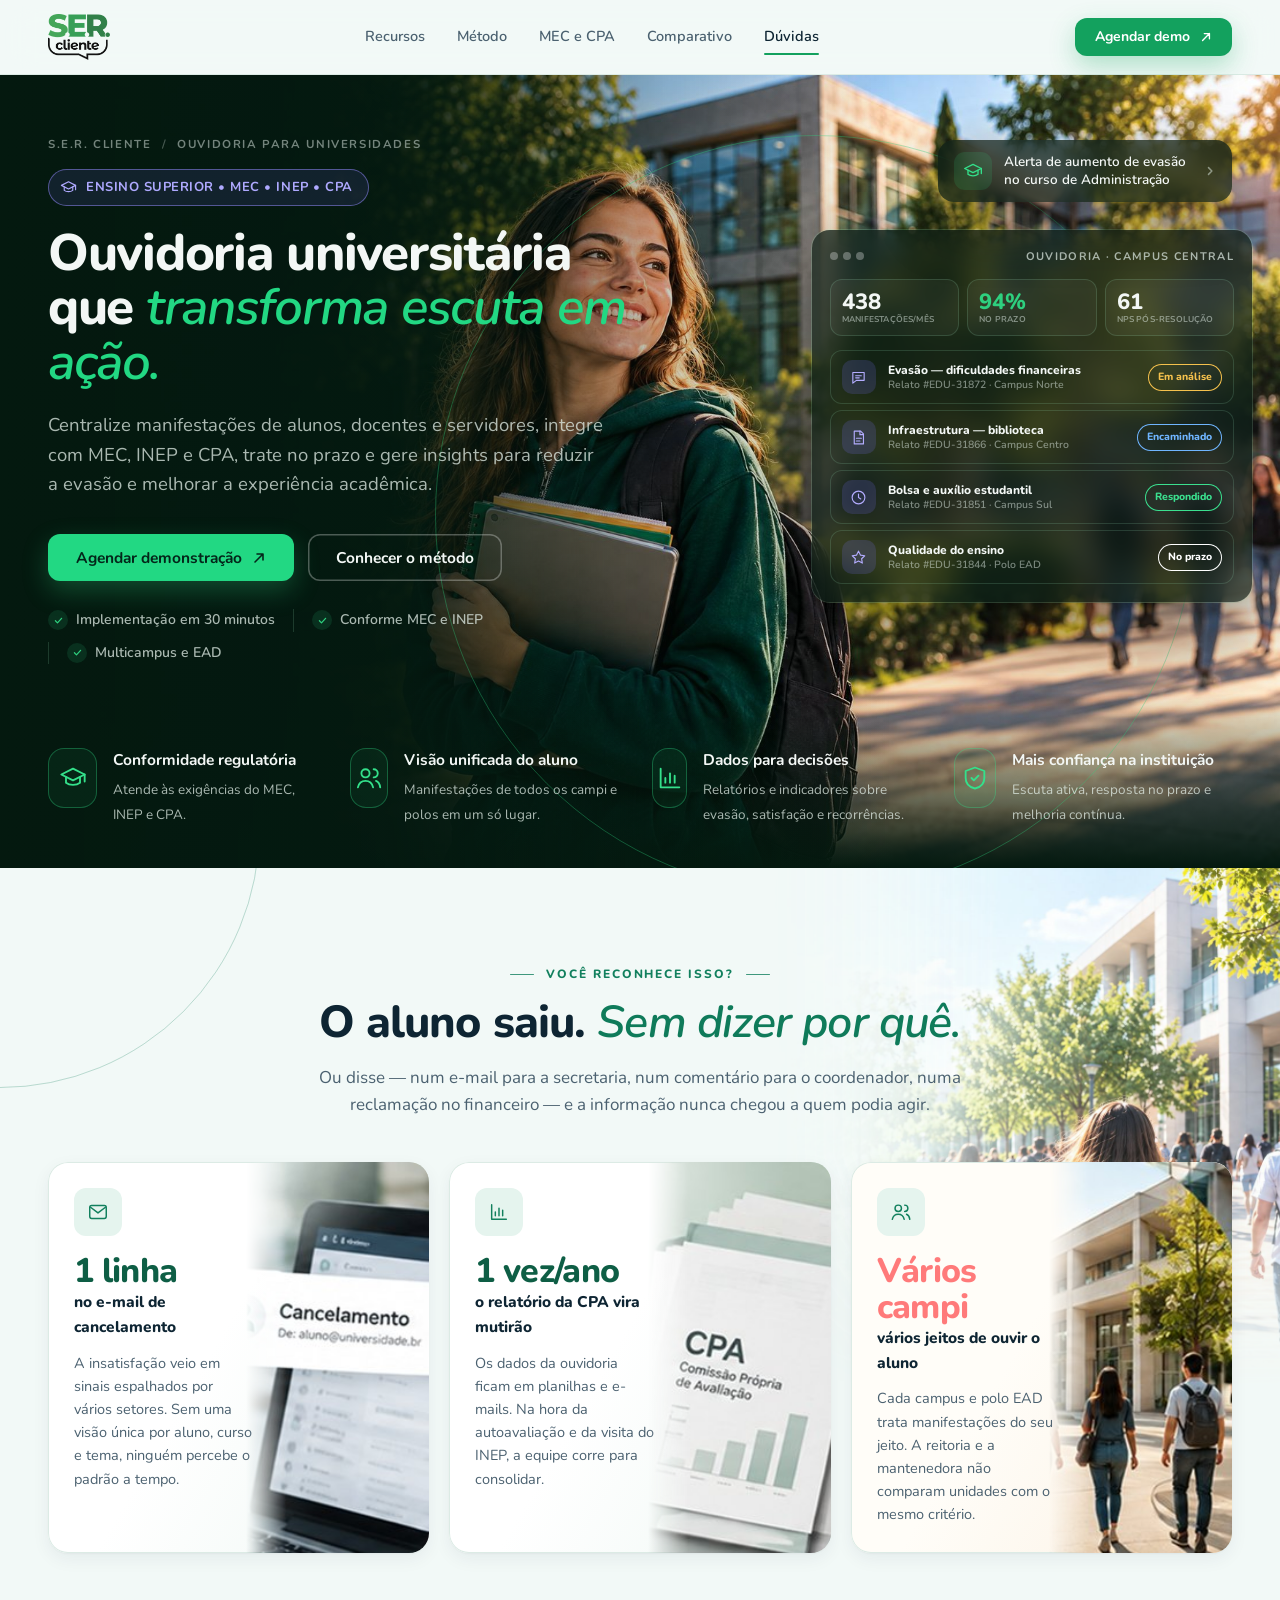
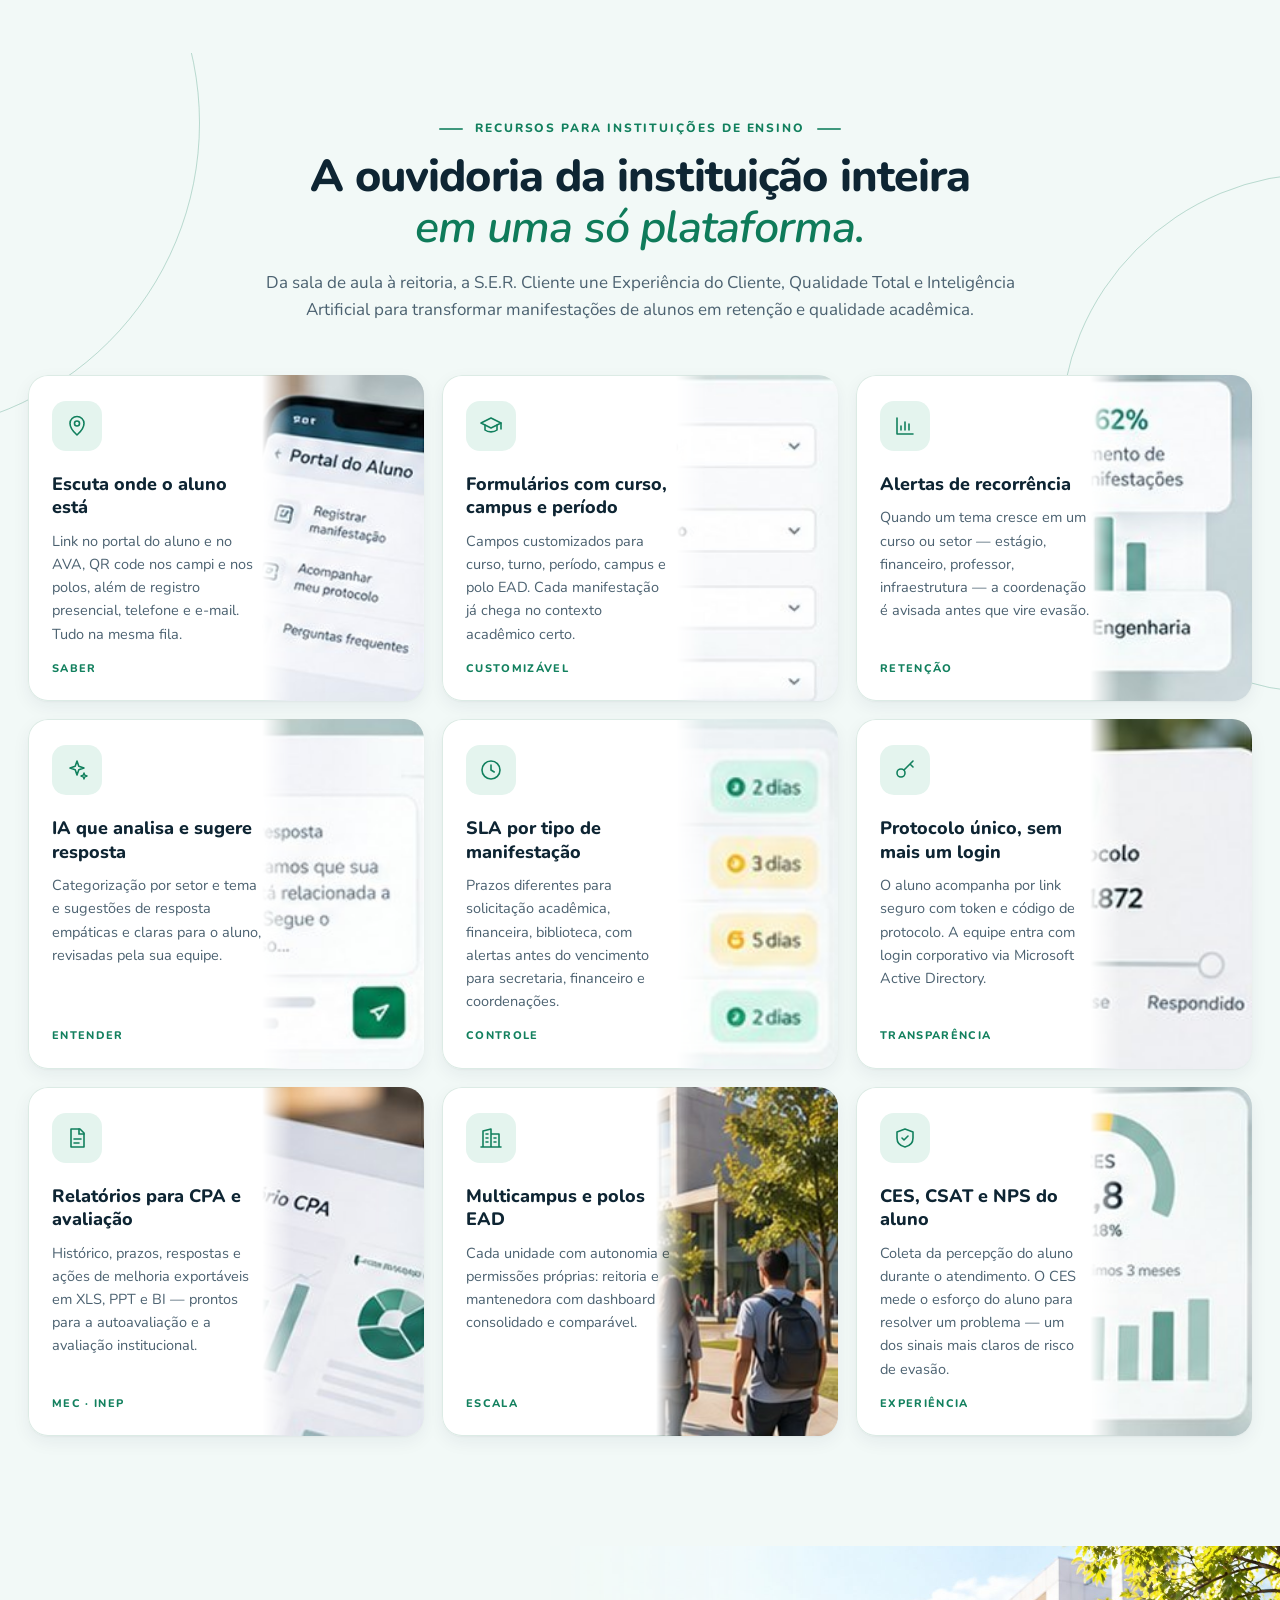
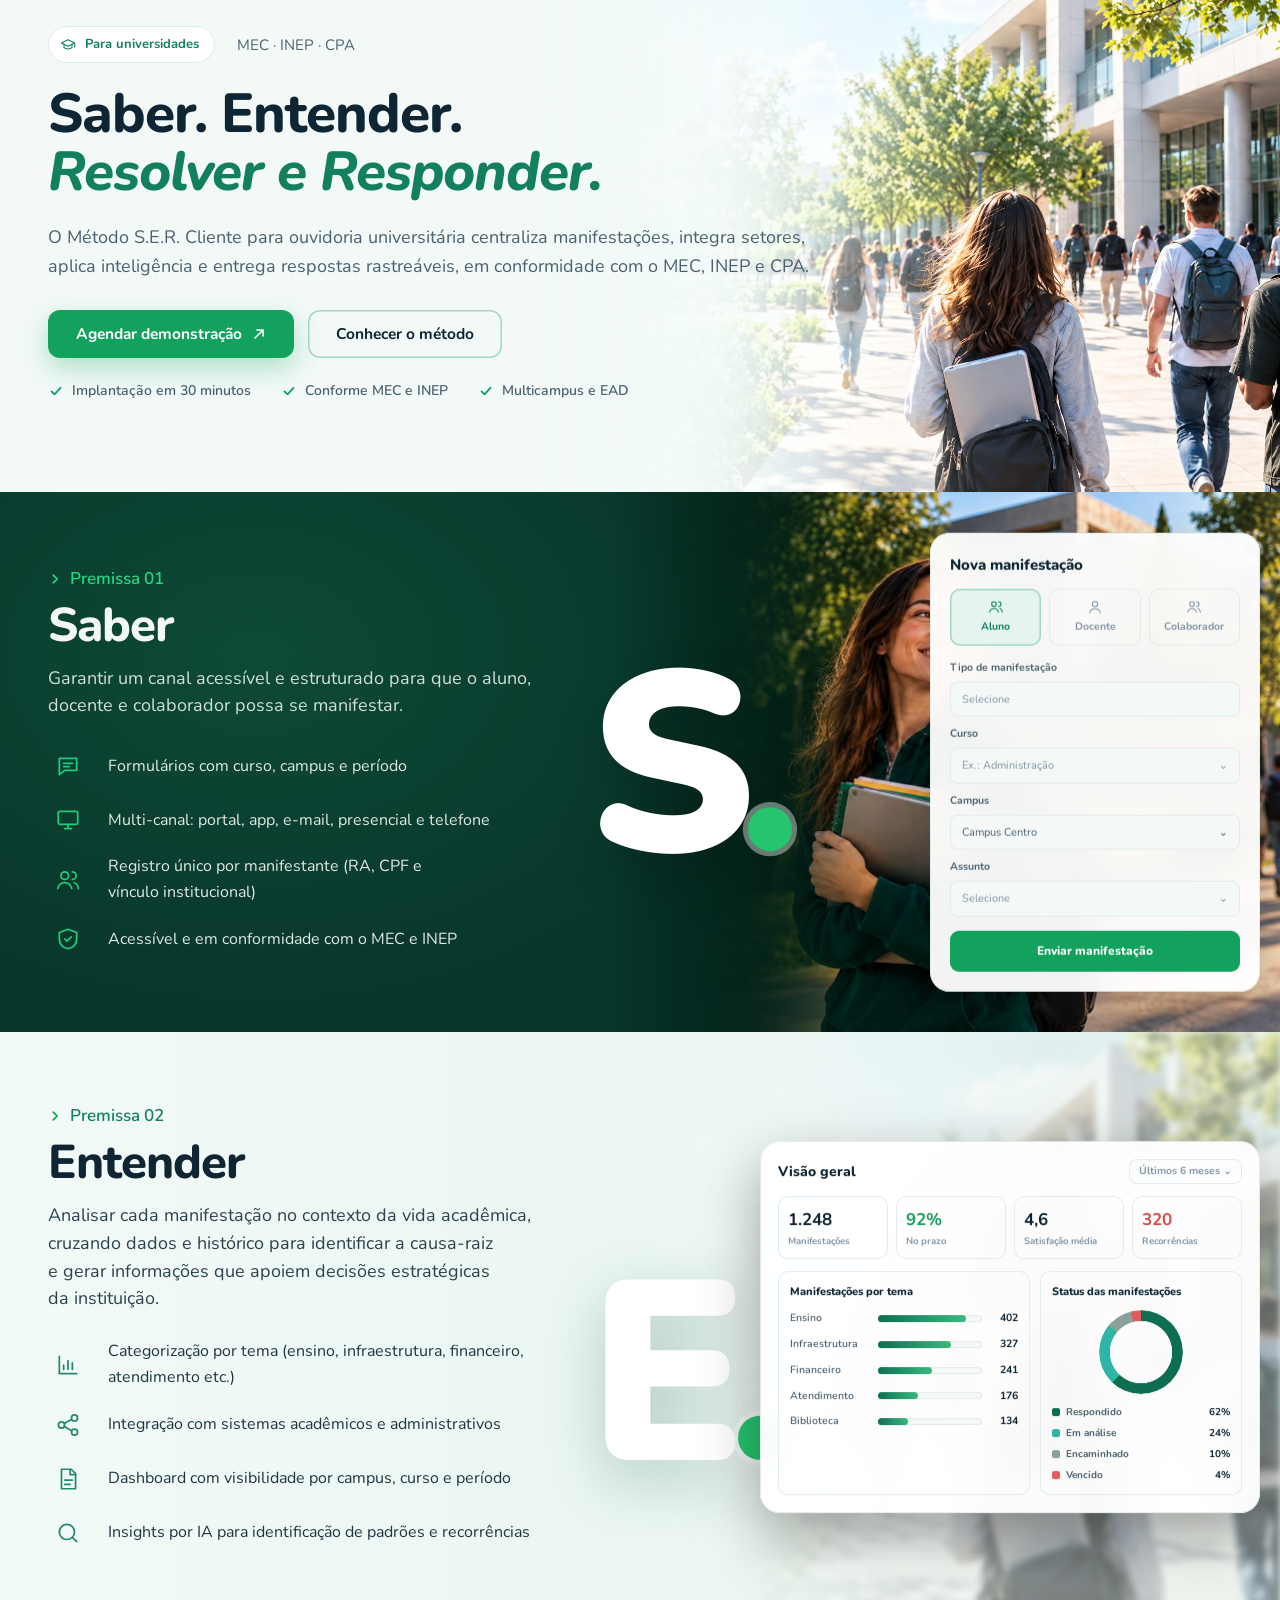
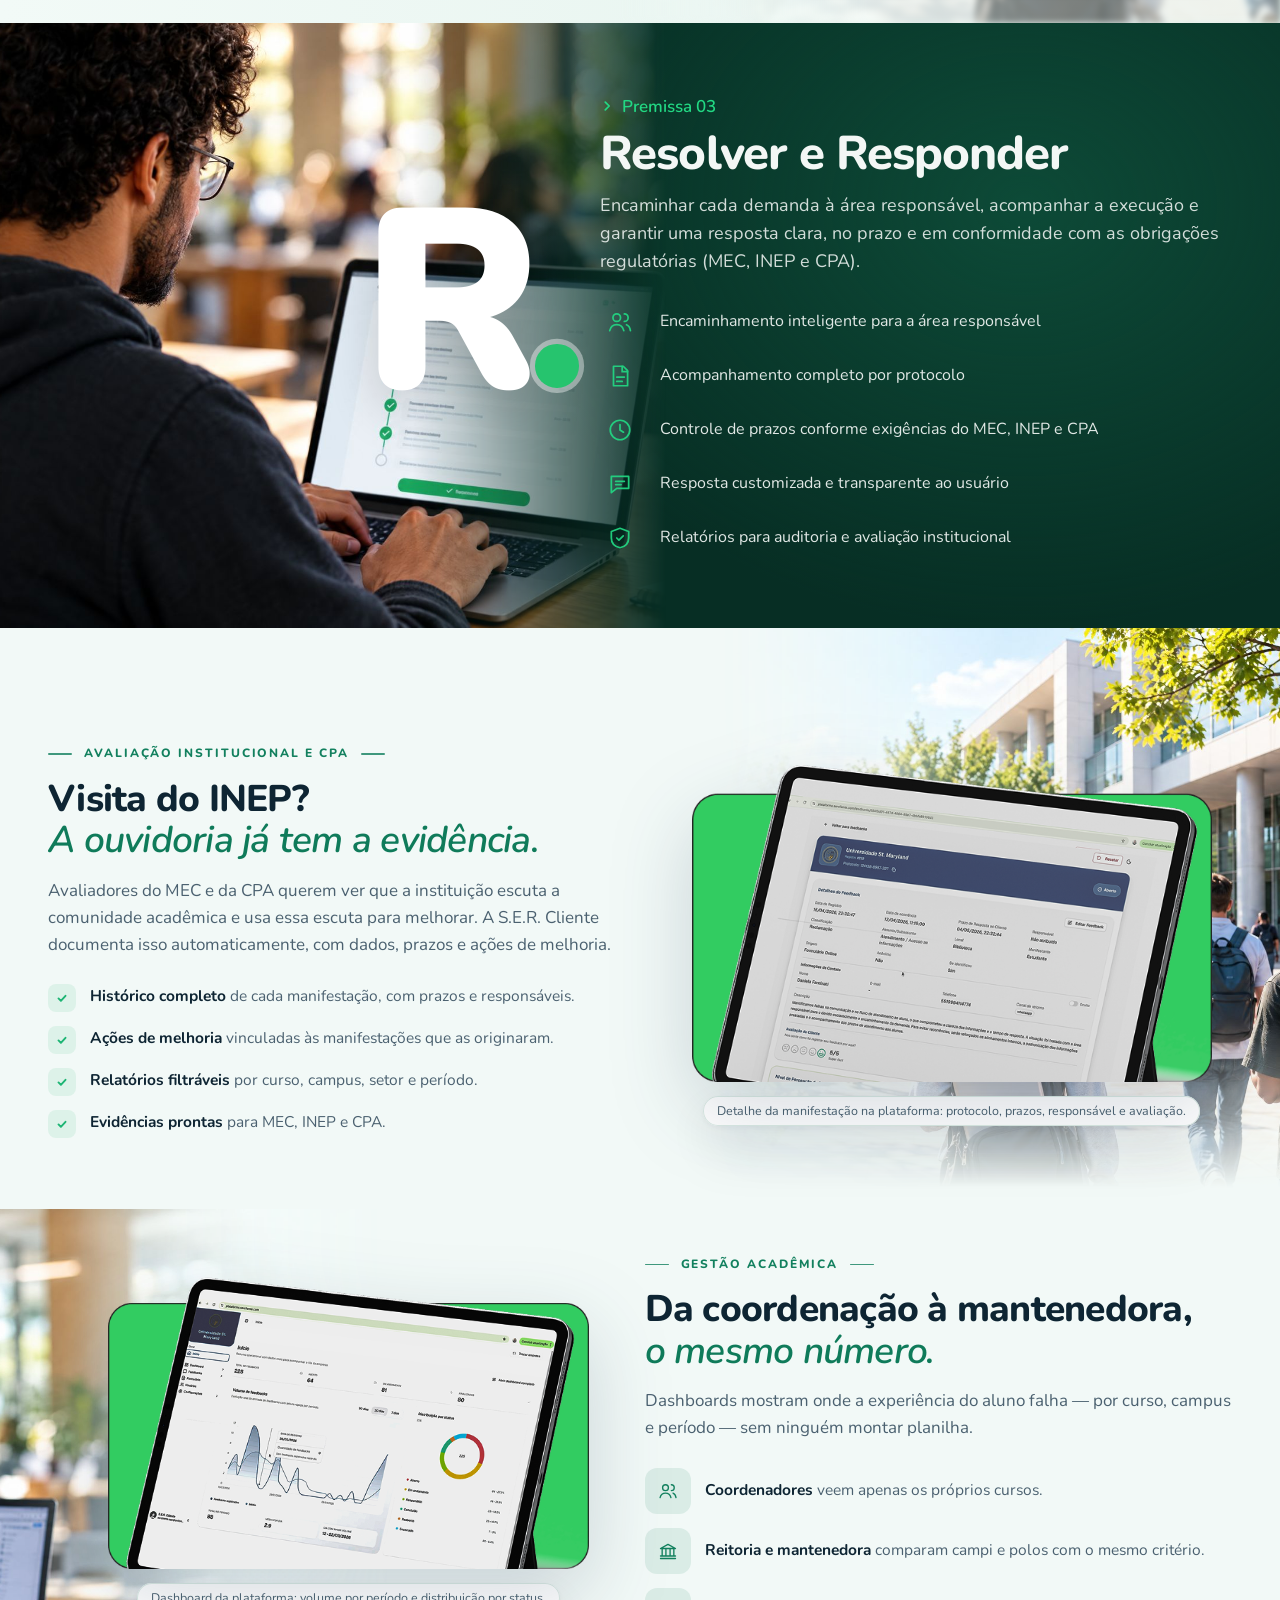
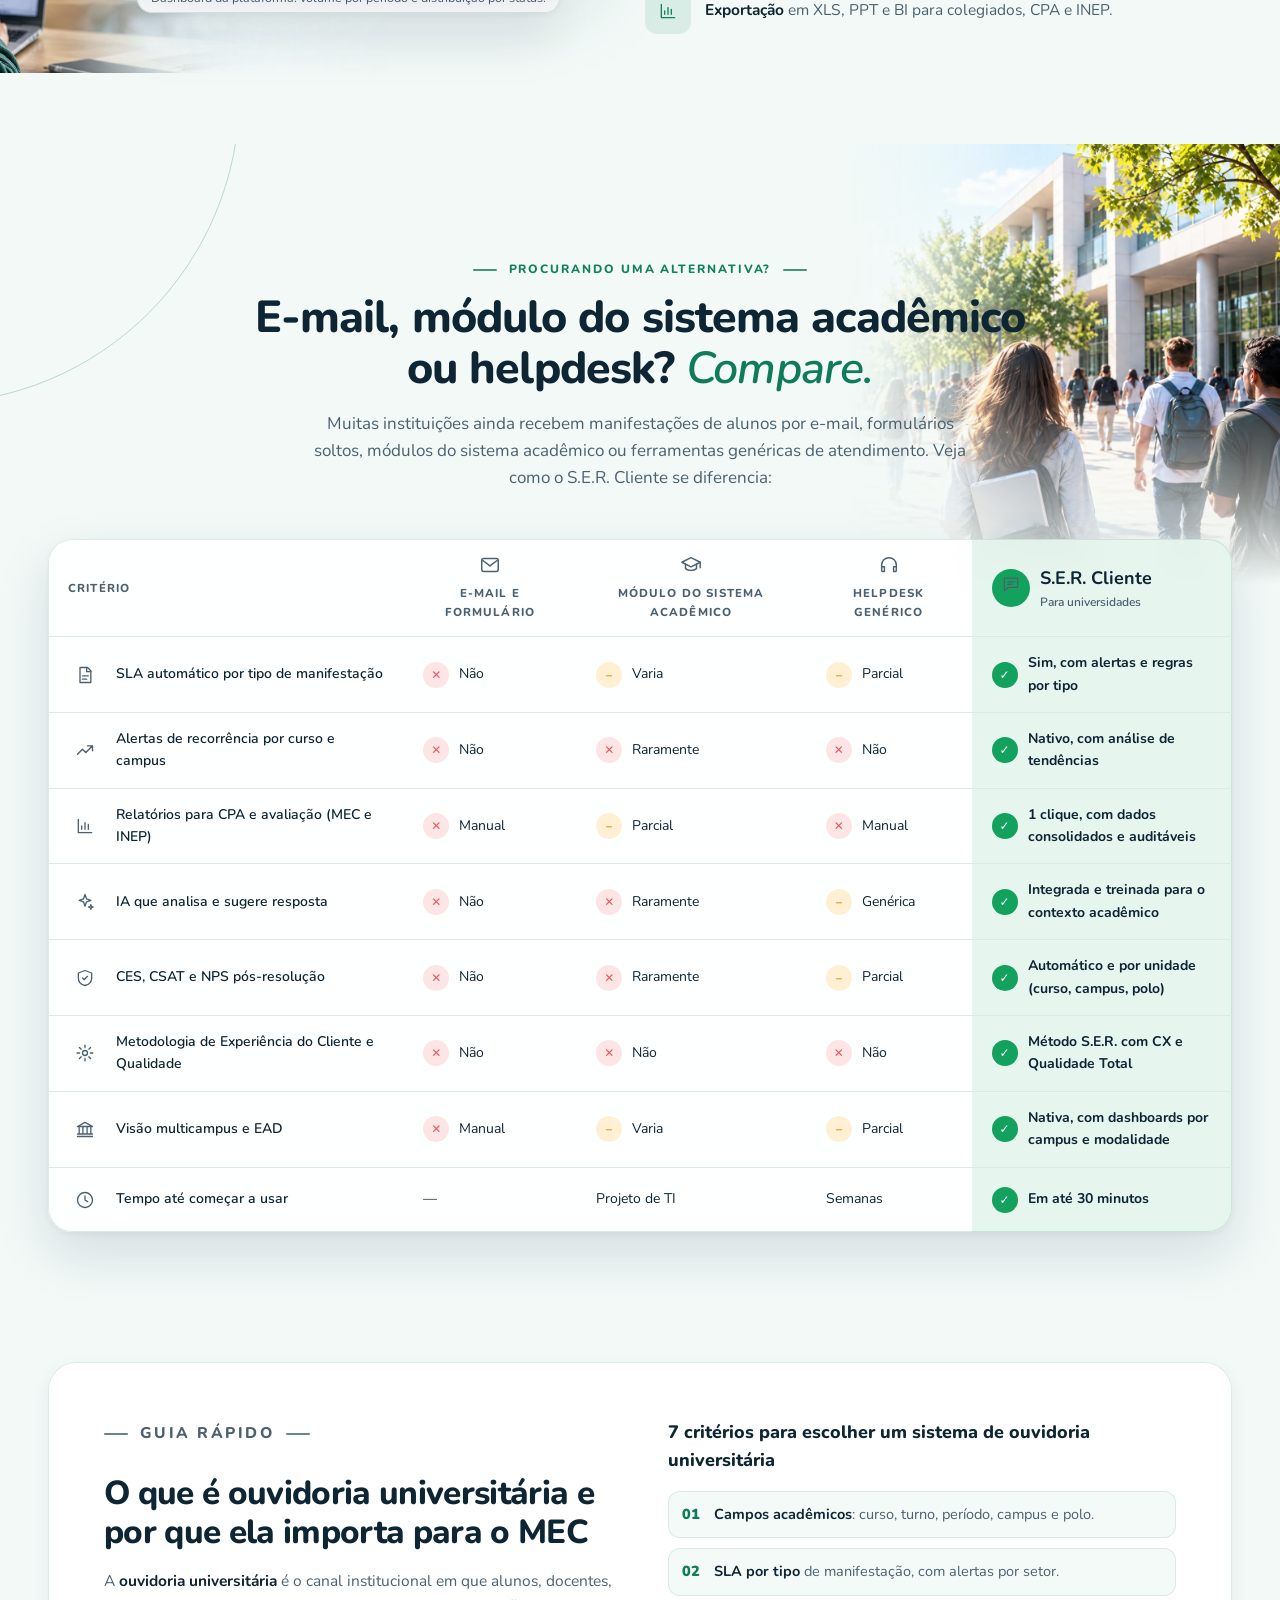
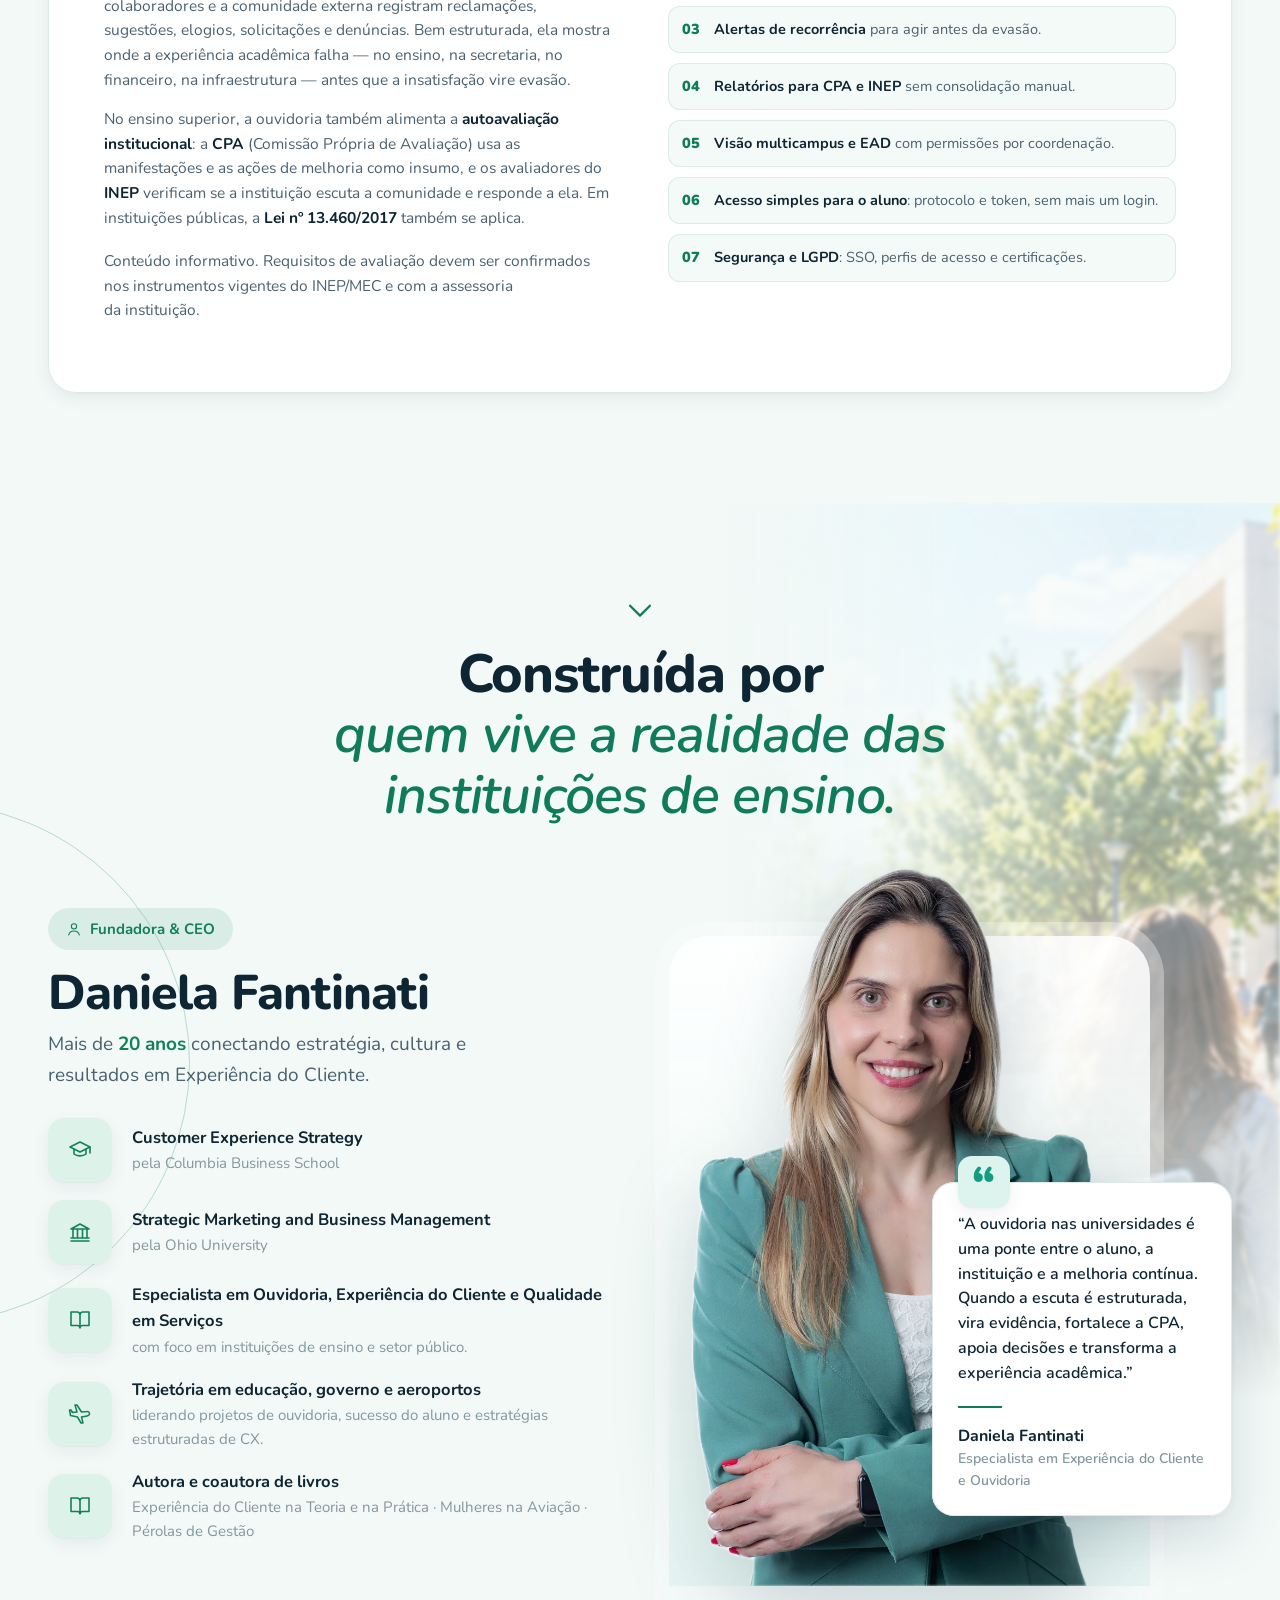
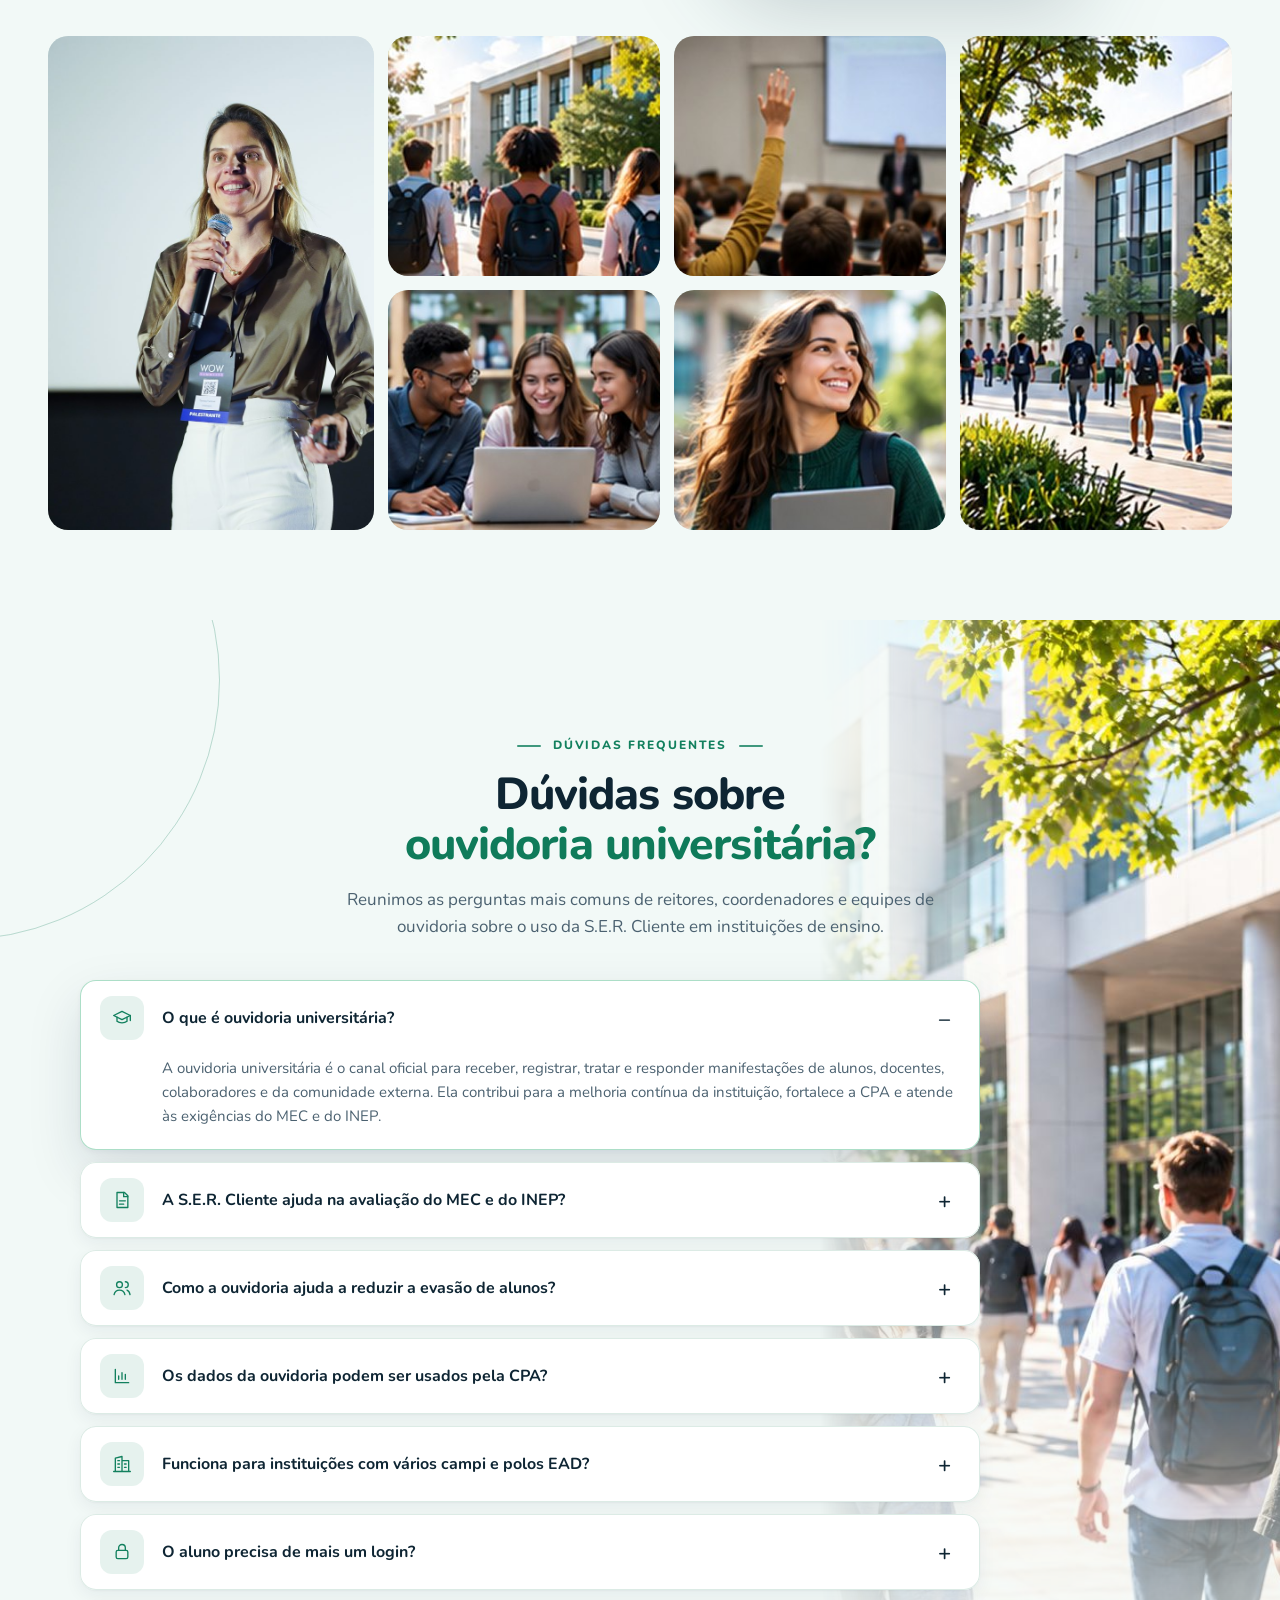
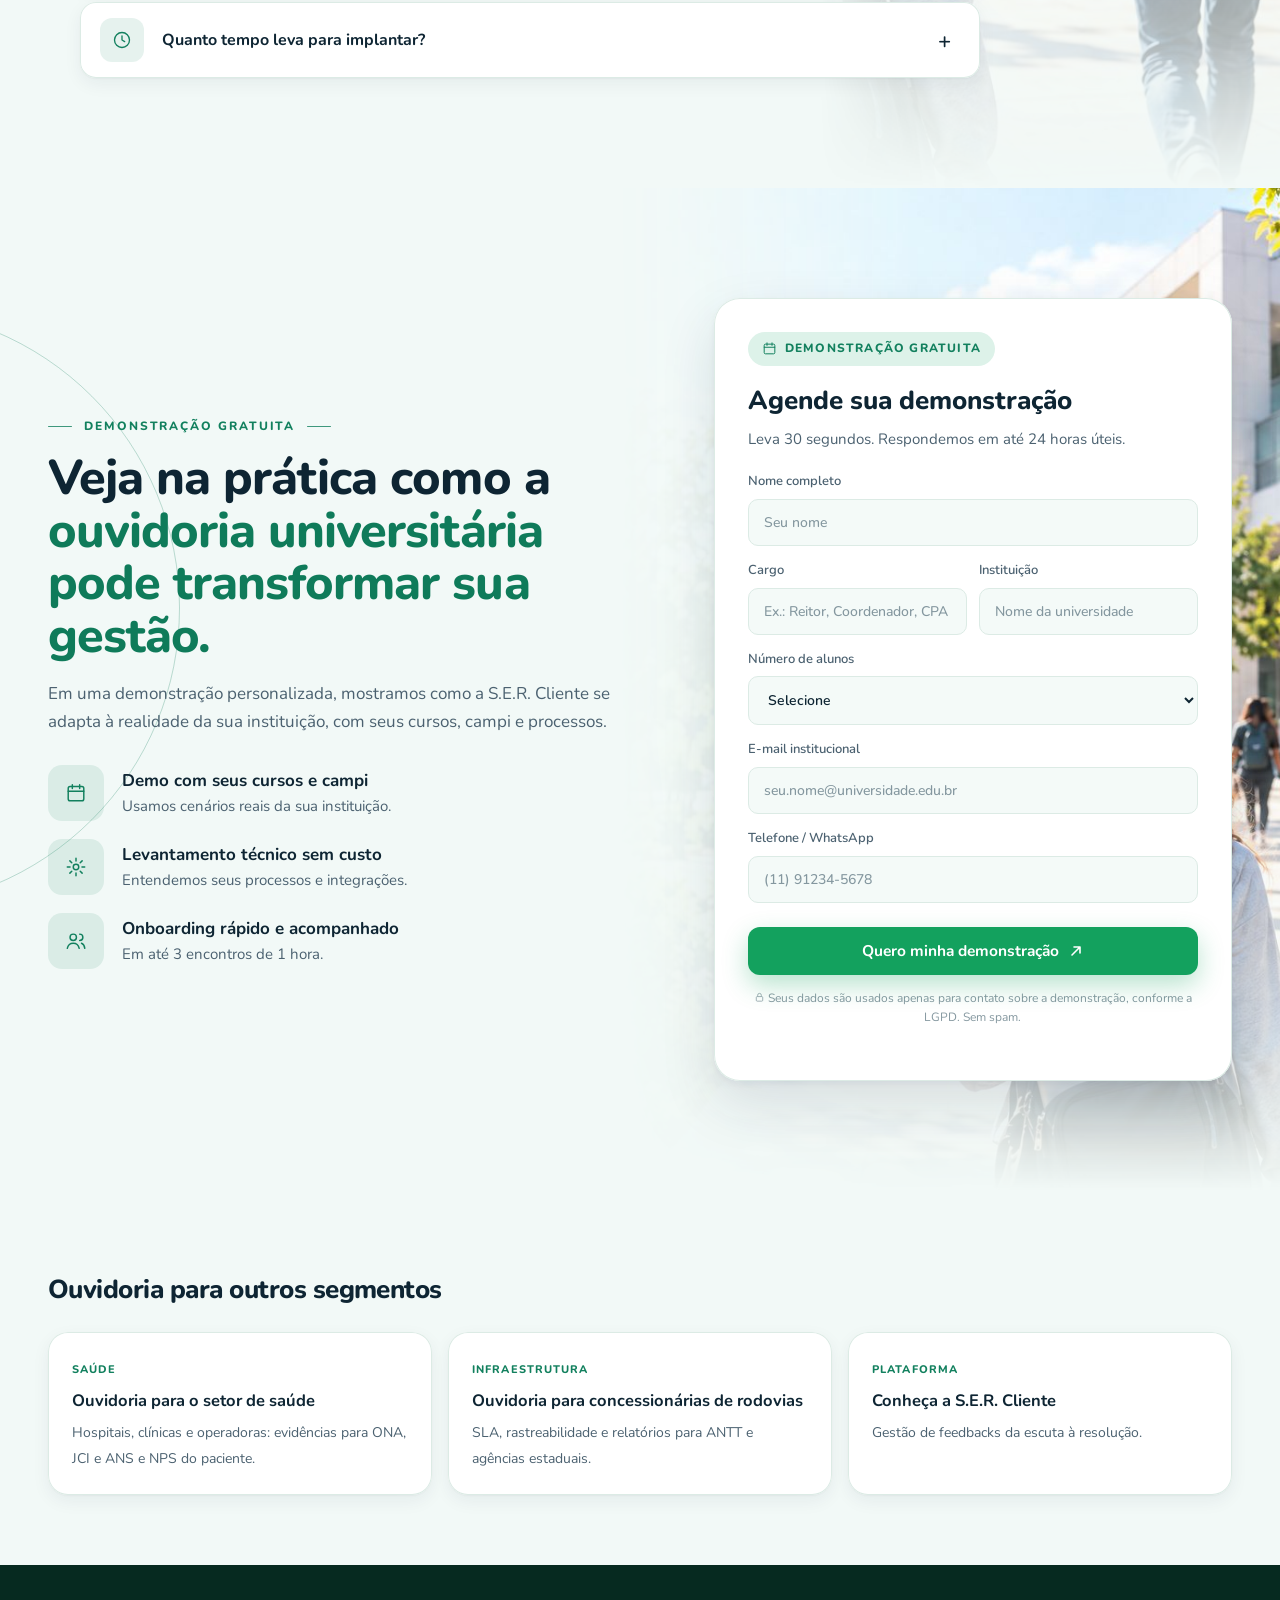
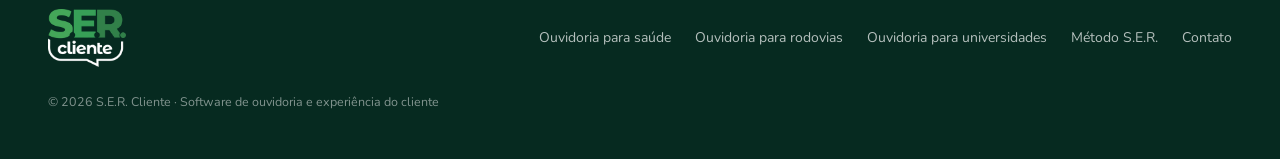
<file: lp/universidades/index.html>
<!DOCTYPE html>
<html lang="pt-BR">
<head>
<meta charset="UTF-8">
<meta name="viewport" content="width=device-width, initial-scale=1.0">
<title>Ouvidoria para Universidades e Faculdades | S.E.R. Cliente</title>
<meta name="description" content="Software de ouvidoria universitária para IES: escuta de alunos, SLA, relatórios para CPA e avaliação do MEC/INEP e alertas que ajudam a reduzir a evasão.">
<meta name="keywords" content="ouvidoria universitária, sistema de ouvidoria para universidades, software de ouvidoria para faculdades, ouvidoria IES, ouvidoria acadêmica, CPA, avaliação institucional MEC, SINAES, evasão escolar ensino superior">
<link rel="canonical" href="https://www.sercliente.com/lp/universidades/">
<link rel="alternate" hreflang="pt-BR" href="https://www.sercliente.com/lp/universidades/">
<meta name="robots" content="index, follow, max-image-preview:large">
<meta name="theme-color" content="#04190F">

<meta property="og:type" content="website">
<meta property="og:locale" content="pt_BR">
<meta property="og:site_name" content="S.E.R. Cliente">
<meta property="og:title" content="Ouvidoria universitária que ouve o aluno antes que ele desista | S.E.R. Cliente">
<meta property="og:description" content="Centralize a voz de alunos de todos os campi e polos, trate no prazo e leve dados prontos para a CPA e a avaliação do MEC.">
<meta property="og:url" content="https://www.sercliente.com/lp/universidades/">
<meta property="og:image" content="https://www.sercliente.com/lp/assets/universidades/hero.jpg">
<meta name="twitter:card" content="summary_large_image">

<link rel="preconnect" href="https://fonts.googleapis.com">
<link rel="preconnect" href="https://fonts.gstatic.com" crossorigin>
<link href="https://fonts.googleapis.com/css2?family=Nunito:ital,wght@0,400;0,600;0,700;0,800;0,900;1,500;1,600;1,700;1,800&display=swap" rel="stylesheet">
<link rel="stylesheet" href="../assets/lp-ser.css">
<link rel="preload" as="image" href="../assets/universidades/hero.jpg">

<script type="application/ld+json">
{
  "@context": "https://schema.org",
  "@graph": [
    {
      "@type": "Organization",
      "@id": "https://www.sercliente.com/#org",
      "name": "S.E.R. Cliente",
      "url": "https://www.sercliente.com/",
      "founder": { "@type": "Person", "name": "Daniela Fantinati", "jobTitle": "Fundadora & CEO" }
    },
    {
      "@type": "WebPage",
      "@id": "https://www.sercliente.com/lp/universidades/#webpage",
      "url": "https://www.sercliente.com/lp/universidades/",
      "name": "Ouvidoria para Universidades e Faculdades | S.E.R. Cliente",
      "inLanguage": "pt-BR",
      "isPartOf": { "@id": "https://www.sercliente.com/#org" },
      "about": { "@id": "https://www.sercliente.com/lp/universidades/#software" },
      "breadcrumb": { "@id": "https://www.sercliente.com/lp/universidades/#breadcrumb" }
    },
    {
      "@type": "BreadcrumbList",
      "@id": "https://www.sercliente.com/lp/universidades/#breadcrumb",
      "itemListElement": [
        { "@type": "ListItem", "position": 1, "name": "S.E.R. Cliente", "item": "https://www.sercliente.com/" },
        { "@type": "ListItem", "position": 2, "name": "Ouvidoria para universidades", "item": "https://www.sercliente.com/lp/universidades/" }
      ]
    },
    {
      "@type": "SoftwareApplication",
      "@id": "https://www.sercliente.com/lp/universidades/#software",
      "name": "S.E.R. Cliente — Ouvidoria Universitária",
      "applicationCategory": "BusinessApplication",
      "applicationSubCategory": "Software de ouvidoria",
      "operatingSystem": "Web, iOS, Android (navegador)",
      "description": "Plataforma SaaS de ouvidoria para universidades, centros universitários e faculdades, com SLA automático, alertas de recorrência por curso e setor, relatórios para a CPA e a avaliação institucional, IA para categorização e respostas, e CES, CSAT e NPS pós-resolução.",
      "audience": { "@type": "BusinessAudience", "audienceType": "Instituições de ensino superior, grupos educacionais e polos EAD" },
      "featureList": "Formulários com curso, campus, período e polo EAD; SLA automático por tipo de manifestação; Alertas de recorrência por curso e setor; Relatórios para CPA e avaliação institucional; IA para categorização e sugestão de resposta; Protocolo único e acesso por token; Multicampus e polos EAD; CES, CSAT e NPS; API REST; LGPD e login corporativo via Microsoft Active Directory",
      "provider": { "@id": "https://www.sercliente.com/#org" }
    },
    {
      "@type": "FAQPage",
      "@id": "https://www.sercliente.com/lp/universidades/#faq",
      "mainEntity": [
        { "@type": "Question", "name": "O que é ouvidoria universitária?",
          "acceptedAnswer": { "@type": "Answer", "text": "A ouvidoria universitária é o canal oficial para receber, registrar, tratar e responder manifestações de alunos, docentes, colaboradores e da comunidade externa. Ela contribui para a melhoria contínua da instituição, fortalece a CPA e atende às exigências do MEC e do INEP." } },
        { "@type": "Question", "name": "A S.E.R. Cliente ajuda na avaliação do MEC e do INEP?",
          "acceptedAnswer": { "@type": "Answer", "text": "Sim. A plataforma organiza o histórico, os prazos, as respostas e as ações de melhoria geradas pela ouvidoria, em relatórios exportáveis que servem de evidência na avaliação institucional e alimentam o trabalho da CPA." } },
        { "@type": "Question", "name": "Como a ouvidoria ajuda a reduzir a evasão de alunos?",
          "acceptedAnswer": { "@type": "Answer", "text": "Muitos alunos manifestam insatisfação antes de cancelar a matrícula. A S.E.R. Cliente categoriza as manifestações por curso, campus e tema, emite alertas de recorrência e mede o esforço do aluno (CES) para resolver problemas, permitindo que a coordenação aja antes que a insatisfação vire evasão." } },
        { "@type": "Question", "name": "Os dados da ouvidoria podem ser usados pela CPA?",
          "acceptedAnswer": { "@type": "Answer", "text": "Sim. Os relatórios podem ser filtrados por período, curso, campus, setor e tipo de manifestação e exportados em xls, ppt ou BI, prontos para compor o relatório de autoavaliação da CPA." } },
        { "@type": "Question", "name": "Funciona para instituições com vários campi e polos EAD?",
          "acceptedAnswer": { "@type": "Answer", "text": "Sim. Cada campus ou polo opera com autonomia e permissões próprias, e a reitoria ou mantenedora acompanha tudo em um dashboard consolidado." } },
        { "@type": "Question", "name": "O aluno precisa de mais um login?",
          "acceptedAnswer": { "@type": "Answer", "text": "Não. O aluno recebe um código de protocolo e acompanha a manifestação por link seguro com token de acesso. Para a equipe da instituição, o acesso pode ser feito via login corporativo Microsoft Active Directory." } },
        { "@type": "Question", "name": "Quanto tempo leva para implantar?",
          "acceptedAnswer": { "@type": "Answer", "text": "O acesso à plataforma é liberado em 30 minutos e o onboarding é feito em até três encontros de 1 hora. Integrações com o sistema acadêmico são avaliadas em um levantamento técnico gratuito." } }
      ]
    }
  ]
}
</script>
<!-- ── Analytics ─────────────────────────────────────────────────────── -->

<!-- Microsoft Clarity -->
<script type="text/javascript">
  (function(c,l,a,r,i,t,y){
    c[a]=c[a]||function(){(c[a].q=c[a].q||[]).push(arguments)};
    t=l.createElement(r);t.async=1;t.src="https://www.clarity.ms/tag/"+i;
    y=l.getElementsByTagName(r)[0];y.parentNode.insertBefore(t,y);
  })(window, document, "clarity", "script", "wsax0bfwdl");
</script>

<!-- Google Analytics -->
<script async src="https://www.googletagmanager.com/gtag/js?id=G-R2NVEY8C52"></script>
<script>
  window.dataLayer = window.dataLayer || [];
  function gtag(){dataLayer.push(arguments);}
  gtag('js', new Date());
  gtag('config', 'G-R2NVEY8C52');
</script>

<!-- LinkedIn Insight Tag -->
<script type="text/javascript">
  _linkedin_partner_id = "9138202";
  window._linkedin_data_partner_ids = window._linkedin_data_partner_ids || [];
  window._linkedin_data_partner_ids.push(_linkedin_partner_id);
</script>
<script type="text/javascript">
  (function(l) {
    if (!l){window.lintrk = function(a,b){window.lintrk.q.push([a,b])};
    window.lintrk.q=[]}
    var s = document.getElementsByTagName("script")[0];
    var b = document.createElement("script");
    b.type = "text/javascript"; b.async = true;
    b.src = "https://snap.licdn.com/li.lms-analytics/insight.min.js";
    s.parentNode.insertBefore(b, s);
  })(window.lintrk);
</script>
<noscript>
  <img height="1" width="1" style="display:none;" alt="" src="https://px.ads.linkedin.com/collect/?pid=9138202&fmt=gif">
</noscript>

<!-- Google Ads -->
<script async src="https://www.googletagmanager.com/gtag/js?id=AW-18443955230"></script>
<script>
  window.dataLayer = window.dataLayer || [];
  function gtag(){dataLayer.push(arguments);}
  gtag('js', new Date());
  gtag('config', 'AW-18443955230');
</script>

<!-- Apollo.io Website Tracker -->
<script>function initApollo(){var n=Math.random().toString(36).substring(7),o=document.createElement("script");o.src="https://assets.apollo.io/micro/website-tracker/tracker.iife.js?nocache="+n,o.async=!0,o.defer=!0,o.onload=function(){window.trackingFunctions.onLoad({appId:"6abfff6ce43e2b001ceb3c7a"})},document.head.appendChild(o)}initApollo();</script>
</head>
<body class="t-edu">

<svg width="0" height="0" style="position:absolute" aria-hidden="true">
  <defs>
    <symbol id="i-arrow" viewBox="0 0 14 14"><path d="M3 11L11 3M11 3H5M11 3V9" fill="none" stroke="currentColor" stroke-width="1.6" stroke-linecap="round" stroke-linejoin="round"/></symbol>
    <symbol id="i-check" viewBox="0 0 16 16"><path d="M3.5 8.4l3 3 6-6.6" fill="none" stroke="currentColor" stroke-width="1.8" stroke-linecap="round" stroke-linejoin="round"/></symbol>
    <symbol id="i-chat" viewBox="0 0 24 24"><path d="M4 5h16v11H9l-5 4z" fill="none" stroke="currentColor" stroke-width="1.6" stroke-linejoin="round"/><path d="M8 9.5h8M8 12.5h5" fill="none" stroke="currentColor" stroke-width="1.6" stroke-linecap="round"/></symbol>
    <symbol id="i-clock" viewBox="0 0 24 24"><circle cx="12" cy="12" r="9" fill="none" stroke="currentColor" stroke-width="1.6"/><path d="M12 7v5l3.2 2" fill="none" stroke="currentColor" stroke-width="1.6" stroke-linecap="round"/></symbol>
    <symbol id="i-shield" viewBox="0 0 24 24"><path d="M12 3l8 3v6c0 5-3.5 8-8 9-4.5-1-8-4-8-9V6z" fill="none" stroke="currentColor" stroke-width="1.6" stroke-linejoin="round"/><path d="M9 12l2 2 4-4" fill="none" stroke="currentColor" stroke-width="1.6" stroke-linecap="round" stroke-linejoin="round"/></symbol>
    <symbol id="i-ai" viewBox="0 0 24 24"><path d="M12 3l1.8 5.2L19 10l-5.2 1.8L12 17l-1.8-5.2L5 10l5.2-1.8z" fill="none" stroke="currentColor" stroke-width="1.6" stroke-linejoin="round"/><path d="M19 15l.8 2.2L22 18l-2.2.8L19 21l-.8-2.2L16 18l2.2-.8z" fill="none" stroke="currentColor" stroke-width="1.4" stroke-linejoin="round"/></symbol>
    <symbol id="i-building" viewBox="0 0 24 24"><path d="M4 21V5l8-2v18M12 8h8v13M2 21h20M7 8h2M7 12h2M7 16h2M15 12h2M15 16h2" fill="none" stroke="currentColor" stroke-width="1.6" stroke-linecap="round" stroke-linejoin="round"/></symbol>
    <symbol id="i-doc" viewBox="0 0 24 24"><path d="M6 3h9l4 4v14H6z" fill="none" stroke="currentColor" stroke-width="1.6" stroke-linejoin="round"/><path d="M14 3v5h5M9 13h7M9 17h5" fill="none" stroke="currentColor" stroke-width="1.6" stroke-linecap="round"/></symbol>
    <symbol id="i-key" viewBox="0 0 24 24"><circle cx="8" cy="15" r="4" fill="none" stroke="currentColor" stroke-width="1.6"/><path d="M11 12l9-9M17 6l3 3" fill="none" stroke="currentColor" stroke-width="1.6" stroke-linecap="round"/></symbol>
    <symbol id="i-star" viewBox="0 0 24 24"><path d="M12 3l2.7 5.6 6.1.9-4.4 4.3 1 6.1L12 17l-5.4 2.9 1-6.1-4.4-4.3 6.1-.9z" fill="none" stroke="currentColor" stroke-width="1.6" stroke-linejoin="round"/></symbol>
    <symbol id="i-users" viewBox="0 0 24 24"><circle cx="9" cy="8" r="3.5" fill="none" stroke="currentColor" stroke-width="1.6"/><path d="M2.5 20c.8-3.5 3.4-5.5 6.5-5.5s5.7 2 6.5 5.5M16 4.5a3.5 3.5 0 010 7M18 14.5c2 .7 3.2 2.6 3.6 5.5" fill="none" stroke="currentColor" stroke-width="1.6" stroke-linecap="round"/></symbol>
    <symbol id="i-plug" viewBox="0 0 24 24"><path d="M9 2v6M15 2v6M6 8h12v4a6 6 0 01-12 0zM12 18v4" fill="none" stroke="currentColor" stroke-width="1.6" stroke-linecap="round" stroke-linejoin="round"/></symbol>
    <symbol id="i-search" viewBox="0 0 24 24"><circle cx="11" cy="11" r="7" fill="none" stroke="currentColor" stroke-width="1.6"/><path d="M20 20l-4-4" fill="none" stroke="currentColor" stroke-width="1.6" stroke-linecap="round"/></symbol>
    <symbol id="i-heart" viewBox="0 0 24 24"><path d="M20.8 8.6a5 5 0 00-8.8-3.2 5 5 0 00-8.8 3.2c0 5.4 8.8 11.4 8.8 11.4s8.8-6 8.8-11.4z" fill="none" stroke="currentColor" stroke-width="1.6" stroke-linejoin="round"/><path d="M4 12h3.5l2-3 3 6 2-3H20" fill="none" stroke="currentColor" stroke-width="1.6" stroke-linecap="round" stroke-linejoin="round"/></symbol>
    <symbol id="i-qr" viewBox="0 0 24 24"><path d="M3 3h7v7H3zM14 3h7v7h-7zM3 14h7v7H3zM14 14h3v3h-3zM18 18h3v3h-3z" fill="none" stroke="currentColor" stroke-width="1.6" stroke-linejoin="round"/></symbol>
    <symbol id="i-cloud" viewBox="0 0 24 24"><path d="M7 18a4.5 4.5 0 01-.6-9 6 6 0 0111.4 1.6A3.8 3.8 0 0117.5 18z" fill="none" stroke="currentColor" stroke-width="1.6" stroke-linejoin="round"/></symbol>
    <symbol id="i-road" viewBox="0 0 24 24"><path d="M8 3L4 21M16 3l4 18M12 4v3M12 11v3M12 18v2" fill="none" stroke="currentColor" stroke-width="1.6" stroke-linecap="round"/></symbol>
    <symbol id="i-cap" viewBox="0 0 24 24"><path d="M2 9l10-5 10 5-10 5z" fill="none" stroke="currentColor" stroke-width="1.6" stroke-linejoin="round"/><path d="M6 11v5c3 2.5 9 2.5 12 0v-5M22 9v6" fill="none" stroke="currentColor" stroke-width="1.6" stroke-linecap="round"/></symbol>
    <symbol id="i-book" viewBox="0 0 24 24"><path d="M3 4h6a3 3 0 013 3v13a2.5 2.5 0 00-2.5-2.5H3zM21 4h-6a3 3 0 00-3 3v13a2.5 2.5 0 012.5-2.5H21z" fill="none" stroke="currentColor" stroke-width="1.6" stroke-linejoin="round"/></symbol>
    <symbol id="i-trophy" viewBox="0 0 24 24"><path d="M7 4h10v5a5 5 0 01-10 0zM7 6H4a3 3 0 003 4M17 6h3a3 3 0 01-3 4M12 14v4M8 21h8M9 18h6" fill="none" stroke="currentColor" stroke-width="1.6" stroke-linecap="round" stroke-linejoin="round"/></symbol>
    <symbol id="i-brief" viewBox="0 0 24 24"><rect x="3" y="7" width="18" height="13" rx="2" fill="none" stroke="currentColor" stroke-width="1.6"/><path d="M9 7V5a2 2 0 012-2h2a2 2 0 012 2v2M3 12.5h18" fill="none" stroke="currentColor" stroke-width="1.6"/></symbol>
    <symbol id="i-play" viewBox="0 0 24 24"><path d="M8 5.5v13l10-6.5z" fill="none" stroke="currentColor" stroke-width="1.6" stroke-linejoin="round"/></symbol>
    <symbol id="i-phone" viewBox="0 0 24 24"><path d="M5 3h4l2 5-2.5 1.5a11 11 0 006 6L16 13l5 2v4a2 2 0 01-2 2A16 16 0 013 5a2 2 0 012-2z" fill="none" stroke="currentColor" stroke-width="1.6" stroke-linejoin="round"/></symbol>
    <symbol id="i-mail" viewBox="0 0 24 24"><rect x="3" y="5" width="18" height="14" rx="2" fill="none" stroke="currentColor" stroke-width="1.6"/><path d="M3.5 6.5L12 13l8.5-6.5" fill="none" stroke="currentColor" stroke-width="1.6" stroke-linejoin="round"/></symbol>
    <symbol id="i-user" viewBox="0 0 24 24"><circle cx="12" cy="8" r="4" fill="none" stroke="currentColor" stroke-width="1.6"/><path d="M4 21c1-4 4-6 8-6s7 2 8 6" fill="none" stroke="currentColor" stroke-width="1.6" stroke-linecap="round"/></symbol>
    <symbol id="i-gear" viewBox="0 0 24 24"><circle cx="12" cy="12" r="3" fill="none" stroke="currentColor" stroke-width="1.6"/><path d="M12 2.5v3M12 18.5v3M2.5 12h3M18.5 12h3M5.3 5.3l2.1 2.1M16.6 16.6l2.1 2.1M5.3 18.7l2.1-2.1M16.6 7.4l2.1-2.1" fill="none" stroke="currentColor" stroke-width="1.6" stroke-linecap="round"/></symbol>
    <symbol id="i-chart" viewBox="0 0 24 24"><path d="M4 20V4M4 20h16M8 16v-4M12 16V8M16 16v-6" fill="none" stroke="currentColor" stroke-width="1.6" stroke-linecap="round"/></symbol>
    <symbol id="i-bell" viewBox="0 0 24 24"><path d="M6 16V11a6 6 0 0112 0v5l1.5 2h-15zM10 20.5a2 2 0 004 0" fill="none" stroke="currentColor" stroke-width="1.6" stroke-linejoin="round"/></symbol>
    <symbol id="i-eye" viewBox="0 0 24 24"><path d="M2 12s3.5-6.5 10-6.5S22 12 22 12s-3.5 6.5-10 6.5S2 12 2 12z" fill="none" stroke="currentColor" stroke-width="1.6"/><circle cx="12" cy="12" r="3" fill="none" stroke="currentColor" stroke-width="1.6"/></symbol>
    <symbol id="i-alert" viewBox="0 0 24 24"><path d="M12 3l10 17H2zM12 10v4M12 17v.5" fill="none" stroke="currentColor" stroke-width="1.6" stroke-linecap="round" stroke-linejoin="round"/></symbol>
    <symbol id="i-headset" viewBox="0 0 24 24"><path d="M4 14v-2a8 8 0 0116 0v2M4 14h3v5H5a1 1 0 01-1-1zM20 14h-3v5h2a1 1 0 001-1z" fill="none" stroke="currentColor" stroke-width="1.6" stroke-linejoin="round"/></symbol>
    <symbol id="i-lock" viewBox="0 0 24 24"><rect x="5" y="10" width="14" height="10" rx="2" fill="none" stroke="currentColor" stroke-width="1.6"/><path d="M8 10V7a4 4 0 018 0v3" fill="none" stroke="currentColor" stroke-width="1.6"/></symbol>
    <symbol id="i-pin" viewBox="0 0 24 24"><path d="M12 21s7-6.2 7-11.5A7 7 0 005 9.5C5 14.8 12 21 12 21z" fill="none" stroke="currentColor" stroke-width="1.6" stroke-linejoin="round"/><circle cx="12" cy="9.5" r="2.5" fill="none" stroke="currentColor" stroke-width="1.6"/></symbol>
    <symbol id="i-share" viewBox="0 0 24 24"><circle cx="6" cy="12" r="2.8" fill="none" stroke="currentColor" stroke-width="1.6"/><circle cx="18" cy="5.5" r="2.8" fill="none" stroke="currentColor" stroke-width="1.6"/><circle cx="18" cy="18.5" r="2.8" fill="none" stroke="currentColor" stroke-width="1.6"/><path d="M8.5 10.7l7-3.9M8.5 13.3l7 3.9" fill="none" stroke="currentColor" stroke-width="1.6"/></symbol>
    <symbol id="i-target" viewBox="0 0 24 24"><circle cx="12" cy="12" r="9" fill="none" stroke="currentColor" stroke-width="1.6"/><circle cx="12" cy="12" r="5" fill="none" stroke="currentColor" stroke-width="1.6"/><circle cx="12" cy="12" r="1.3" fill="currentColor"/><path d="M14 10l6-6M17 4h3v3" fill="none" stroke="currentColor" stroke-width="1.6" stroke-linecap="round"/></symbol>
    <symbol id="i-bank" viewBox="0 0 24 24"><path d="M3 9l9-5 9 5zM5 9v9M9.5 9v9M14.5 9v9M19 9v9M3 21h18M3 18h18" fill="none" stroke="currentColor" stroke-width="1.6" stroke-linejoin="round" stroke-linecap="round"/></symbol>
    <symbol id="i-plane" viewBox="0 0 24 24"><path d="M2.5 13.5l7 1.5 3.5 6h2l-1.5-6 5.5-1c1.5-.3 2.5-1.3 2.5-2.5s-1-2.2-2.5-2l-5.5.5L9 3H7l2 7-4.5.5L3 8H1.5l1 5.5z" fill="none" stroke="currentColor" stroke-width="1.5" stroke-linejoin="round"/></symbol>
    <symbol id="i-trend" viewBox="0 0 24 24"><path d="M3 17l6-6 4 4 8-8M15 7h6v6" fill="none" stroke="currentColor" stroke-width="1.7" stroke-linecap="round" stroke-linejoin="round"/></symbol>
    <symbol id="i-db" viewBox="0 0 24 24"><ellipse cx="12" cy="5.5" rx="7.5" ry="2.8" fill="none" stroke="currentColor" stroke-width="1.6"/><path d="M4.5 5.5v13c0 1.5 3.4 2.8 7.5 2.8s7.5-1.3 7.5-2.8v-13M4.5 12c0 1.5 3.4 2.8 7.5 2.8s7.5-1.3 7.5-2.8" fill="none" stroke="currentColor" stroke-width="1.6"/></symbol>
    <symbol id="i-screen" viewBox="0 0 24 24"><rect x="3" y="4" width="18" height="12" rx="1.5" fill="none" stroke="currentColor" stroke-width="1.6"/><path d="M9 20h6M12 16v4" fill="none" stroke="currentColor" stroke-width="1.6" stroke-linecap="round"/></symbol>
    <symbol id="i-org" viewBox="0 0 24 24"><rect x="9" y="3" width="6" height="5" rx="1" fill="none" stroke="currentColor" stroke-width="1.6"/><rect x="2.5" y="16" width="6" height="5" rx="1" fill="none" stroke="currentColor" stroke-width="1.6"/><rect x="15.5" y="16" width="6" height="5" rx="1" fill="none" stroke="currentColor" stroke-width="1.6"/><path d="M12 8v4M5.5 16v-4h13v4" fill="none" stroke="currentColor" stroke-width="1.6"/></symbol>
    <symbol id="i-chev" viewBox="0 0 16 16"><path d="M6 3.5l4.5 4.5L6 12.5" fill="none" stroke="currentColor" stroke-width="2" stroke-linecap="round" stroke-linejoin="round"/></symbol>
    <symbol id="i-down" viewBox="0 0 24 24"><path d="M5 9l7 7 7-7" fill="none" stroke="currentColor" stroke-width="1.6" stroke-linecap="round" stroke-linejoin="round"/></symbol>
    <symbol id="i-cal" viewBox="0 0 24 24"><rect x="3.5" y="5" width="17" height="15.5" rx="2" fill="none" stroke="currentColor" stroke-width="1.6"/><path d="M3.5 10h17M8 3v4M16 3v4" fill="none" stroke="currentColor" stroke-width="1.6" stroke-linecap="round"/></symbol>
    <symbol id="i-cone" viewBox="0 0 24 24"><path d="M10 3h4l5 16H5zM7.5 11h9M6 15.5h12M3 21h18" fill="none" stroke="currentColor" stroke-width="1.6" stroke-linejoin="round" stroke-linecap="round"/></symbol>
    <symbol id="i-car" viewBox="0 0 24 24"><path d="M5 16V11l2-5h10l2 5v5M3 16h18v3h-3v-1.5H6V19H3zM5 11h14" fill="none" stroke="currentColor" stroke-width="1.6" stroke-linejoin="round"/><circle cx="7.5" cy="13.5" r="1" fill="currentColor"/><circle cx="16.5" cy="13.5" r="1" fill="currentColor"/></symbol>
    <symbol id="i-home" viewBox="0 0 24 24"><path d="M3 11l9-7 9 7M5.5 9.5V20h13V9.5" fill="none" stroke="currentColor" stroke-width="1.6" stroke-linejoin="round" stroke-linecap="round"/></symbol>
    <symbol id="i-cpu" viewBox="0 0 24 24"><rect x="6" y="6" width="12" height="12" rx="2" fill="none" stroke="currentColor" stroke-width="1.6"/><path d="M9 2.5V6M15 2.5V6M9 18v3.5M15 18v3.5M2.5 9H6M2.5 15H6M18 9h3.5M18 15h3.5M10 10h4v4h-4z" fill="none" stroke="currentColor" stroke-width="1.6" stroke-linecap="round"/></symbol>
    <symbol id="i-quote" viewBox="0 0 24 24"><path d="M4 18v-5c0-4 2-7 6-8l.7 1.6C8.6 7.6 7.6 9.2 7.5 11H10v7zM14 18v-5c0-4 2-7 6-8l.7 1.6c-2.1 1-3.1 2.6-3.2 4.4H20v7z" fill="currentColor"/></symbol>
  </defs>
</svg>

<div class="progress" aria-hidden="true"></div>

<header class="nav">
  <a class="logo" href="/" aria-label="S.E.R. Cliente — página inicial"><img src="../assets/brand/ser-cliente-logo.png" width="242" height="180" alt="S.E.R. Cliente"></a>
  <nav class="nav-links" aria-label="Seções">
    <a href="#recursos">Recursos</a>
    <a href="#metodo">Método</a>
    <a href="#avaliacao">MEC e CPA</a>
    <a href="#comparativo">Comparativo</a>
    <a href="#faq">Dúvidas</a>
  </nav>
  <a class="btn btn-primary btn-sm" href="#demo">Agendar demo <svg width="12" height="12"><use href="#i-arrow"/></svg></a>
</header>

<main>
<!-- ══════════ HERO ══════════ -->
<section class="hero dark" aria-labelledby="h1" style="padding:60px 0 40px;background:#04190F">
  <div class="hero-bg" style="--img:url('../assets/universidades/hero.jpg')" role="img" aria-label="Aluna sorrindo no campus da universidade"></div>
  <div class="wrap">
    <div class="hero-grid">
      <div class="hero-copy">
        <nav class="crumbs in" aria-label="Você está em">
          <ol><li><a href="/">S.E.R. Cliente</a></li><li aria-current="page">Ouvidoria para universidades</li></ol>
        </nav>
        <div class="badge uni in d1"><svg width="17" height="17"><use href="#i-cap"/></svg>ENSINO SUPERIOR • MEC • INEP • CPA</div>
        <h1 id="h1" class="in d2">Ouvidoria universitária que <em style="font-weight:600">transforma escuta em ação.</em></h1>
        <p class="hero-sub in d3">Centralize manifestações de alunos, docentes e servidores, integre com MEC, INEP e CPA, trate no prazo e gere insights para reduzir a evasão e melhorar a experiência acadêmica.</p>
        <div class="hero-actions in d4">
          <a class="btn btn-primary" href="#demo">Agendar demonstração <svg width="14" height="14"><use href="#i-arrow"/></svg></a>
          <a class="btn btn-ghost" href="#metodo">Conhecer o método</a>
        </div>
        <ul class="hero-proof in d5">
          <li><i><svg width="11" height="11"><use href="#i-check"/></svg></i>Implementação em 30 minutos</li>
          <li><i><svg width="11" height="11"><use href="#i-check"/></svg></i>Conforme MEC e INEP</li>
          <li><i><svg width="11" height="11"><use href="#i-check"/></svg></i>Multicampus e EAD</li>
        </ul>
      </div>

      <div class="hero-media" style="height:520px">
        <a class="float in" href="#recursos" style="right:0;top:0;padding:12px 16px"><span class="fi" style="background:rgba(52,224,139,.12);color:#34E08B"><svg width="20" height="20"><use href="#i-cap"/></svg></span><div><b style="font-weight:600">Alerta de aumento de evasão<br>no curso de Administração</b></div><svg width="12" height="12"><use href="#i-chev"/></svg></a>
        <div class="mock in d6" style="right:-20px;top:90px;width:440px;box-shadow:0 0 0 1px rgba(160,240,200,.18),0 30px 80px rgba(0,0,0,.5)" role="img" aria-label="Painel da ouvidoria do campus com manifestações de alunos e status">
          <div class="mock-bar"><span style="display:flex;gap:5px"><i style="width:8px;height:8px;border-radius:50%;background:rgba(255,255,255,.3)"></i><i style="width:8px;height:8px;border-radius:50%;background:rgba(255,255,255,.3)"></i><i style="width:8px;height:8px;border-radius:50%;background:rgba(255,255,255,.3)"></i></span><span style="font-size:11px;font-weight:700;letter-spacing:.12em;color:var(--ink-2)">OUVIDORIA · CAMPUS CENTRAL</span></div>
          <div class="mock-kpis">
            <div class="mock-kpi"><b data-count="438">438</b><span>Manifestações/mês</span></div>
            <div class="mock-kpi"><b class="ac"><span data-count="94">94</span>%</b><span>No prazo</span></div>
            <div class="mock-kpi"><b data-count="61">61</b><span>NPS pós-resolução</span></div>
          </div>
          <div class="mock-rows">
            <div class="mock-row" style="box-shadow:inset 0 0 0 1px var(--line)"><span class="mock-ico" style="background:rgba(120,110,255,.18);color:#B4ADFF"><svg width="17" height="17"><use href="#i-chat"/></svg></span><p>Evasão — dificuldades financeiras<small>Relato #EDU-31872 · Campus Norte</small></p><span class="chip chip-warn">Em análise</span></div>
            <div class="mock-row" style="box-shadow:inset 0 0 0 1px var(--line)"><span class="mock-ico" style="background:rgba(120,110,255,.18);color:#B4ADFF"><svg width="17" height="17"><use href="#i-doc"/></svg></span><p>Infraestrutura — biblioteca<small>Relato #EDU-31866 · Campus Centro</small></p><span class="chip chip-info">Encaminhado</span></div>
            <div class="mock-row" style="box-shadow:inset 0 0 0 1px var(--line)"><span class="mock-ico" style="background:rgba(120,110,255,.18);color:#B4ADFF"><svg width="17" height="17"><use href="#i-clock"/></svg></span><p>Bolsa e auxílio estudantil<small>Relato #EDU-31851 · Campus Sul</small></p><span class="chip chip-ok">Respondido</span></div>
            <div class="mock-row" style="box-shadow:inset 0 0 0 1px var(--line)"><span class="mock-ico" style="background:rgba(120,110,255,.18);color:#B4ADFF"><svg width="17" height="17"><use href="#i-star"/></svg></span><p>Qualidade do ensino<small>Relato #EDU-31844 · Polo EAD</small></p><span class="chip chip-mut">No prazo</span></div>
          </div>
        </div>
      </div>
    </div>
    <ul class="hero-feats in d6">
      <li><i><svg width="28" height="28"><use href="#i-cap"/></svg></i><div><b>Conformidade regulatória</b><span>Atende às exigências do MEC, INEP e CPA.</span></div></li>
      <li><i><svg width="28" height="28"><use href="#i-users"/></svg></i><div><b>Visão unificada do aluno</b><span>Manifestações de todos os campi e polos em um só lugar.</span></div></li>
      <li><i><svg width="28" height="28"><use href="#i-chart"/></svg></i><div><b>Dados para decisões</b><span>Relatórios e indicadores sobre evasão, satisfação e recorrências.</span></div></li>
      <li><i><svg width="28" height="28"><use href="#i-shield"/></svg></i><div><b>Mais confiança na instituição</b><span>Escuta ativa, resposta no prazo e melhoria contínua.</span></div></li>
    </ul>
  </div>
  <span class="arc" style="width:760px;height:760px;left:34%;top:60px" aria-hidden="true"></span>
</section>

<!-- ══════════ DORES ══════════ -->
<section class="sec" aria-labelledby="dor" style="padding:90px 0 100px">
  <div class="sec-photo" style="--img:url('../assets/universidades/campus.jpg');width:40%;max-height:520px;opacity:.9" aria-hidden="true"></div>
  <span class="arc" style="width:520px;height:520px;left:-260px;top:-300px" aria-hidden="true"></span>
  <div class="wrap">
    <div class="center rv">
      <p class="eyebrow">Você reconhece isso?</p>
      <h2 class="h2" id="dor">O aluno saiu. <em style="font-weight:600">Sem dizer por quê.</em></h2>
      <p class="lead">Ou disse — num e-mail para a secretaria, num comentário para o coordenador, numa reclamação no financeiro — e a informação nunca chegou a quem podia agir.</p>
    </div>
    <div class="pains">
      <article class="pain rv"><div class="pain-img" style="--img:url('../assets/universidades/dor-1.jpg')" aria-hidden="true"></div><div class="pain-head"><span class="pain-ico"><svg width="22" height="22"><use href="#i-mail"/></svg></span><div><div class="pain-n">1 linha</div><h3>no e-mail de cancelamento</h3></div></div><p>A insatisfação veio em sinais espalhados por vários setores. Sem uma visão única por aluno, curso e tema, ninguém percebe o padrão a tempo.</p></article>
      <article class="pain rv rv-d1"><div class="pain-img" style="--img:url('../assets/universidades/dor-2.jpg')" aria-hidden="true"></div><div class="pain-head"><span class="pain-ico"><svg width="22" height="22"><use href="#i-chart"/></svg></span><div><div class="pain-n">1 vez/ano</div><h3>o relatório da CPA vira mutirão</h3></div></div><p>Os dados da ouvidoria ficam em planilhas e e-mails. Na hora da autoavaliação e da visita do INEP, a equipe corre para consolidar.</p></article>
      <article class="pain c3 rv rv-d2"><div class="pain-img" style="--img:url('../assets/universidades/dor-3.jpg')" aria-hidden="true"></div><div class="pain-head"><span class="pain-ico"><svg width="22" height="22"><use href="#i-users"/></svg></span><div><div class="pain-n">Vários campi</div><h3>vários jeitos de ouvir o aluno</h3></div></div><p>Cada campus e polo EAD trata manifestações do seu jeito. A reitoria e a mantenedora não comparam unidades com o mesmo critério.</p></article>
    </div>
  </div>
</section>

<!-- ══════════ RECURSOS ══════════ -->
<section class="sec" id="recursos" aria-labelledby="rec" style="padding-top:60px">
  <span class="arc" style="width:620px;height:620px;left:-420px;top:-240px" aria-hidden="true"></span>
  <span class="arc" style="width:520px;height:520px;right:-300px;top:120px" aria-hidden="true"></span>
  <div class="wrap">
    <div class="center rv">
      <p class="eyebrow">Recursos para instituições de ensino</p>
      <h2 class="h2" id="rec">A ouvidoria da instituição inteira <br><em style="font-weight:600">em uma só plataforma.</em></h2>
      <p class="lead" style="max-width:760px">Da sala de aula à reitoria, a S.E.R. Cliente une Experiência do Cliente, Qualidade Total e Inteligência Artificial para transformar manifestações de alunos em retenção e qualidade acadêmica.</p>
    </div>
    <div class="feat-grid">
      <article class="feat rv"><div class="feat-vis" style="--img:url('../assets/universidades/rc-1.jpg')" aria-hidden="true"></div><div class="feat-ico"><svg width="24" height="24"><use href="#i-pin"/></svg></div><h3>Escuta onde o aluno está</h3><p>Link no portal do aluno e no AVA, QR code nos campi e nos polos, além de registro presencial, telefone e e-mail. Tudo na mesma fila.</p><span class="feat-tag">Saber</span></article>
      <article class="feat rv rv-d1"><div class="feat-vis" style="--img:url('../assets/universidades/rc-2.jpg')" aria-hidden="true"></div><div class="feat-ico"><svg width="24" height="24"><use href="#i-cap"/></svg></div><h3>Formulários com curso, campus e período</h3><p>Campos customizados para curso, turno, período, campus e polo EAD. Cada manifestação já chega no contexto acadêmico certo.</p><span class="feat-tag">Customizável</span></article>
      <article class="feat rv rv-d2"><div class="feat-vis" style="--img:url('../assets/universidades/rc-3.jpg')" aria-hidden="true"></div><div class="feat-ico"><svg width="24" height="24"><use href="#i-chart"/></svg></div><h3>Alertas de recorrência</h3><p>Quando um tema cresce em um curso ou setor — estágio, financeiro, professor, infraestrutura — a coordenação é avisada antes que vire evasão.</p><span class="feat-tag">Retenção</span></article>
      <article class="feat rv"><div class="feat-vis" style="--img:url('../assets/universidades/rc-4.jpg')" aria-hidden="true"></div><div class="feat-ico"><svg width="24" height="24"><use href="#i-ai"/></svg></div><h3>IA que analisa e sugere resposta</h3><p>Categorização por setor e tema e sugestões de resposta empáticas e claras para o aluno, revisadas pela sua equipe.</p><span class="feat-tag">Entender</span></article>
      <article class="feat rv rv-d1"><div class="feat-vis" style="--img:url('../assets/universidades/rc-5.jpg')" aria-hidden="true"></div><div class="feat-ico"><svg width="24" height="24"><use href="#i-clock"/></svg></div><h3>SLA por tipo de manifestação</h3><p>Prazos diferentes para solicitação acadêmica, financeira, biblioteca, com alertas antes do vencimento para secretaria, financeiro e coordenações.</p><span class="feat-tag">Controle</span></article>
      <article class="feat rv rv-d2"><div class="feat-vis" style="--img:url('../assets/universidades/rc-6.jpg')" aria-hidden="true"></div><div class="feat-ico"><svg width="24" height="24"><use href="#i-key"/></svg></div><h3>Protocolo único, sem mais um login</h3><p>O aluno acompanha por link seguro com token e código de protocolo. A equipe entra com login corporativo via Microsoft Active Directory.</p><span class="feat-tag">Transparência</span></article>
      <article class="feat rv"><div class="feat-vis" style="--img:url('../assets/universidades/rc-7.jpg')" aria-hidden="true"></div><div class="feat-ico"><svg width="24" height="24"><use href="#i-doc"/></svg></div><h3>Relatórios para CPA e avaliação</h3><p>Histórico, prazos, respostas e ações de melhoria exportáveis em XLS, PPT e BI — prontos para a autoavaliação e a avaliação institucional.</p><span class="feat-tag">MEC · INEP</span></article>
      <article class="feat rv rv-d1"><div class="feat-vis" style="--img:url('../assets/universidades/rc-8.jpg');width:46%" aria-hidden="true"></div><div class="feat-ico"><svg width="24" height="24"><use href="#i-building"/></svg></div><h3>Multicampus e polos EAD</h3><p>Cada unidade com autonomia e permissões próprias: reitoria e mantenedora com dashboard consolidado e comparável.</p><span class="feat-tag">Escala</span></article>
      <article class="feat rv rv-d2"><div class="feat-vis" style="--img:url('../assets/universidades/rc-9.jpg')" aria-hidden="true"></div><div class="feat-ico"><svg width="24" height="24"><use href="#i-shield"/></svg></div><h3>CES, CSAT e NPS do aluno</h3><p>Coleta da percepção do aluno durante o atendimento. O CES mede o esforço do aluno para resolver um problema — um dos sinais mais claros de risco de evasão.</p><span class="feat-tag">Experiência</span></article>
    </div>
  </div>
</section>

<!-- ══════════ MÉTODO S.E.R. ══════════ -->
<section id="metodo" aria-labelledby="met">
  <div class="method-intro" style="padding:80px 0 90px">
    <div class="sec-photo" style="--img:url('../assets/universidades/campus.jpg');width:58%;max-height:none;-webkit-mask:linear-gradient(90deg,transparent,#000 40%);mask:linear-gradient(90deg,transparent,#000 40%)" aria-hidden="true"></div>
    <div class="wrap rv">
      <div style="max-width:660px">
        <div style="display:flex;align-items:center;gap:22px"><span class="badge"><svg width="16" height="16"><use href="#i-cap"/></svg>Para universidades</span><span style="font-size:15px;color:var(--ink-2)">MEC · INEP · CPA</span></div>
        <h2 class="h2" id="met" style="margin-top:22px"><span>Saber. Entender.</span> <em>Resolver e Responder.</em></h2>
        <p class="lead" style="font-size:18px">O Método S.E.R. Cliente para ouvidoria universitária centraliza manifestações, integra setores, aplica inteligência e entrega respostas rastreáveis, em conformidade com o MEC, INEP e CPA.</p>
        <div class="hero-actions" style="margin:30px 0 22px">
          <a class="btn btn-primary" href="#demo">Agendar demonstração <svg width="14" height="14"><use href="#i-arrow"/></svg></a>
          <a class="btn btn-ghost" href="#avaliacao" style="box-shadow:inset 0 0 0 1.5px #9FD8BF">Conhecer o método</a>
        </div>
        <ul class="hero-proof" style="gap:10px 30px"><li style="border:0;padding:0"><svg width="16" height="16" style="color:#13A15E"><use href="#i-check"/></svg>Implantação em 30 minutos</li><li style="border:0;padding:0"><svg width="16" height="16" style="color:#13A15E"><use href="#i-check"/></svg>Conforme MEC e INEP</li><li style="border:0;padding:0"><svg width="16" height="16" style="color:#13A15E"><use href="#i-check"/></svg>Multicampus e EAD</li></ul>
      </div>
    </div>
  </div>

  <div class="band band-s right dark">
    <div class="band-media">
      <div class="band-photo" style="--img:url('../assets/universidades/hero.jpg');background-position:62% center" role="img" aria-label="Aluna com notebook no campus"></div>
      <div class="band-mock light" style="right:3%;width:min(330px,60%)">
        <div class="panel nf" style="padding:20px">
          <h4 style="font-size:15px;margin:0">Nova manifestação</h4>
          <div class="nf-tabs"><span class="on"><svg width="16" height="16"><use href="#i-users"/></svg>Aluno</span><span><svg width="16" height="16"><use href="#i-user"/></svg>Docente</span><span><svg width="16" height="16"><use href="#i-users"/></svg>Colaborador</span></div>
          <label>Tipo de manifestação</label><div class="inp">Selecione</div>
          <label>Curso</label><div class="inp">Ex.: Administração <span>⌄</span></div>
          <label>Campus</label><div class="inp" style="color:var(--ink-2)">Campus Centro <span>⌄</span></div>
          <label>Assunto</label><div class="inp">Selecione <span>⌄</span></div>
          <div class="go">Enviar manifestação</div>
        </div>
      </div>
    </div>
    <span class="letter" data-parallax=".1" aria-hidden="true">S<i class="dot"></i></span>
    <div class="wrap band-grid">
      <div class="band-copy">
        <span class="prem"><svg width="14" height="14"><use href="#i-chev"/></svg>Premissa 01</span>
        <h3>Saber</h3>
        <p>Garantir um canal acessível e estruturado para que o aluno, docente e colaborador possa se manifestar.</p>
        <ul class="band-list">
          <li><i><svg width="26" height="26"><use href="#i-chat"/></svg></i>Formulários com curso, campus e período</li>
          <li><i><svg width="26" height="26"><use href="#i-screen"/></svg></i>Multi-canal: portal, app, e-mail, presencial e telefone</li>
          <li><i><svg width="26" height="26"><use href="#i-users"/></svg></i>Registro único por manifestante (RA, CPF e vínculo institucional)</li>
          <li><i><svg width="26" height="26"><use href="#i-shield"/></svg></i>Acessível e em conformidade com o MEC e INEP</li>
        </ul>
      </div>
    </div>
  </div>

  <div class="band band-e right">
    <div class="band-media">
      <div class="band-photo" style="--img:url('../assets/universidades/campus.jpg');filter:blur(3px) saturate(.6);opacity:.55" aria-hidden="true"></div>
      <div class="band-mock light" style="right:3%;width:min(500px,86%)">
        <div class="panel" style="padding:18px">
          <div class="mock-bar" style="margin:0"><h4 style="font-size:14px;margin:0">Visão geral</h4><span class="pick">Últimos 6 meses ⌄</span></div>
          <div class="ov-kpis"><div><b>1.248</b>Manifestações</div><div><b class="g">92%</b>No prazo</div><div><b>4,6</b>Satisfação média</div><div><b class="r">320</b>Recorrências</div></div>
          <div class="ov-grid">
            <div><h4>Manifestações por tema</h4>
              <div class="bars sm">
                <div class="bar-row"><span>Ensino</span><div class="bar-track"><div class="bar-fill" style="--w:84%"></div></div><b>402</b></div>
                <div class="bar-row"><span>Infraestrutura</span><div class="bar-track"><div class="bar-fill" style="--w:70%"></div></div><b>327</b></div>
                <div class="bar-row"><span>Financeiro</span><div class="bar-track"><div class="bar-fill" style="--w:52%"></div></div><b>241</b></div>
                <div class="bar-row"><span>Atendimento</span><div class="bar-track"><div class="bar-fill" style="--w:38%"></div></div><b>176</b></div>
                <div class="bar-row"><span>Biblioteca</span><div class="bar-track"><div class="bar-fill" style="--w:29%"></div></div><b>134</b></div>
              </div>
            </div>
            <div><h4>Status das manifestações</h4><div class="donut"></div>
              <div class="legend"><span><i style="background:#0F6E52"></i>Respondido<b>62%</b></span><span><i style="background:#2FB5A5"></i>Em análise<b>24%</b></span><span><i style="background:#8AA19A"></i>Encaminhado<b>10%</b></span><span><i style="background:#E25B5B"></i>Vencido<b>4%</b></span></div>
            </div>
          </div>
        </div>
      </div>
    </div>
    <span class="letter" data-parallax=".1" aria-hidden="true">E<i class="dot"></i></span>
    <div class="wrap band-grid">
      <div class="band-copy">
        <span class="prem" style="color:#12805E"><svg width="14" height="14"><use href="#i-chev"/></svg>Premissa 02</span>
        <h3>Entender</h3>
        <p>Analisar cada manifestação no contexto da vida acadêmica, cruzando dados e histórico para identificar a causa-raiz e gerar informações que apoiem decisões estratégicas da instituição.</p>
        <ul class="band-list">
          <li><i style="color:#12805E"><svg width="26" height="26"><use href="#i-chart"/></svg></i>Categorização por tema (ensino, infraestrutura, financeiro, atendimento etc.)</li>
          <li><i style="color:#12805E"><svg width="26" height="26"><use href="#i-share"/></svg></i>Integração com sistemas acadêmicos e administrativos</li>
          <li><i style="color:#12805E"><svg width="26" height="26"><use href="#i-doc"/></svg></i>Dashboard com visibilidade por campus, curso e período</li>
          <li><i style="color:#12805E"><svg width="26" height="26"><use href="#i-search"/></svg></i>Insights por IA para identificação de padrões e recorrências</li>
        </ul>
      </div>
    </div>
  </div>

  <div class="band band-r dark">
    <div class="band-media"><div class="band-photo" style="--img:url('../assets/universidades/resolver.jpg')" role="img" aria-label="Aluno acompanhando o protocolo da manifestação no notebook"></div></div>
    <span class="letter" data-parallax=".1" aria-hidden="true">R<i class="dot"></i></span>
    <div class="wrap band-grid">
      <div class="band-copy">
        <span class="prem"><svg width="14" height="14"><use href="#i-chev"/></svg>Premissa 03</span>
        <h3>Resolver e Responder</h3>
        <p>Encaminhar cada demanda à área responsável, acompanhar a execução e garantir uma resposta clara, no prazo e em conformidade com as obrigações regulatórias (MEC, INEP e CPA).</p>
        <ul class="band-list">
          <li><i><svg width="26" height="26"><use href="#i-users"/></svg></i>Encaminhamento inteligente para a área responsável</li>
          <li><i><svg width="26" height="26"><use href="#i-doc"/></svg></i>Acompanhamento completo por protocolo</li>
          <li><i><svg width="26" height="26"><use href="#i-clock"/></svg></i>Controle de prazos conforme exigências do MEC, INEP e CPA</li>
          <li><i><svg width="26" height="26"><use href="#i-chat"/></svg></i>Resposta customizada e transparente ao usuário</li>
          <li><i><svg width="26" height="26"><use href="#i-shield"/></svg></i>Relatórios para auditoria e avaliação institucional</li>
        </ul>
      </div>
    </div>
  </div>
</section>

<!-- ══════════ INEP + GESTÃO ══════════ -->
<section class="sec" id="avaliacao" aria-labelledby="inep">
  <div class="proof-photo" style="--img:url('../assets/universidades/campus.jpg');width:44%;height:560px;background-position:70% center" aria-hidden="true"></div>
  <div class="wrap">
    <div class="split">
      <div class="rv">
        <p class="eyebrow">Avaliação institucional e CPA</p>
        <h2 class="h2" id="inep">Visita do INEP? <br><em style="font-weight:600">A ouvidoria já tem a evidência.</em></h2>
        <p class="lead">Avaliadores do MEC e da CPA querem ver que a instituição escuta a comunidade acadêmica e usa essa escuta para melhorar. A S.E.R. Cliente documenta isso automaticamente, com dados, prazos e ações de melhoria.</p>
        <ul class="checks">
          <li><span><strong>Histórico completo</strong> de cada manifestação, com prazos e responsáveis.</span></li>
          <li><span><strong>Ações de melhoria</strong> vinculadas às manifestações que as originaram.</span></li>
          <li><span><strong>Relatórios filtráveis</strong> por curso, campus, setor e período.</span></li>
          <li><span><strong>Evidências prontas</strong> para MEC, INEP e CPA.</span></li>
        </ul>
      </div>
      <figure class="shot rv rv-d1" style="max-width:520px"><img src="../assets/plataforma/feedback.png" width="681" height="434" loading="lazy" alt="Tela da plataforma S.E.R. Cliente com o detalhe de uma manifestação de aluno: protocolo, datas, prazo de resposta, local e avaliação"><figcaption>Detalhe da manifestação na plataforma: protocolo, prazos, responsável e avaliação.</figcaption></figure>
    </div>

    <div class="split rev" style="margin-top:110px">
      <div class="rv" style="position:relative">
        <div class="proof-photo left" style="--img:url('../assets/universidades/gestao.jpg');position:absolute;left:-180px;top:-60px;bottom:-60px;width:520px;height:auto;-webkit-mask:linear-gradient(270deg,transparent,#000 45%);mask:linear-gradient(270deg,transparent,#000 45%)" aria-hidden="true"></div>
        <figure class="shot" style="margin-left:60px"><img src="../assets/plataforma/dashboard.png" width="681" height="425" loading="lazy" alt="Dashboard da plataforma S.E.R. Cliente com volume de manifestações por período e distribuição por status"><figcaption>Dashboard da plataforma: volume por período e distribuição por status.</figcaption></figure>
      </div>
      <div class="rv rv-d1">
        <p class="eyebrow">Gestão acadêmica</p>
        <h2 class="h2">Da coordenação à mantenedora, <br><em style="font-weight:600">o mesmo número.</em></h2>
        <p class="lead">Dashboards mostram onde a experiência do aluno falha — por curso, campus e período — sem ninguém montar planilha.</p>
        <ul class="checks">
          <li class="ico"><i><svg width="20" height="20"><use href="#i-users"/></svg></i><span><strong>Coordenadores</strong> veem apenas os próprios cursos.</span></li>
          <li class="ico"><i><svg width="20" height="20"><use href="#i-bank"/></svg></i><span><strong>Reitoria e mantenedora</strong> comparam campi e polos com o mesmo critério.</span></li>
          <li class="ico"><i><svg width="20" height="20"><use href="#i-chart"/></svg></i><span><strong>Exportação</strong> em XLS, PPT e BI para colegiados, CPA e INEP.</span></li>
        </ul>
      </div>
    </div>
  </div>
</section>

<!-- ══════════ COMPARATIVO ══════════ -->
<section class="sec" id="comparativo" aria-labelledby="cmp">
  <div class="sec-photo" style="--img:url('../assets/universidades/campus.jpg');width:34%;max-height:440px;background-position:85% center" aria-hidden="true"></div>
  <span class="arc" style="width:620px;height:620px;left:-380px;top:-360px" aria-hidden="true"></span>
  <div class="wrap">
    <div class="center rv">
      <p class="eyebrow">Procurando uma alternativa?</p>
      <h2 class="h2" id="cmp">E-mail, módulo do sistema acadêmico <br>ou helpdesk? <em style="font-weight:600">Compare.</em></h2>
      <p class="lead">Muitas instituições ainda recebem manifestações de alunos por e-mail, formulários soltos, módulos do sistema acadêmico ou ferramentas genéricas de atendimento. Veja como o S.E.R. Cliente se diferencia:</p>
    </div>
    <div class="cmp-card rv">
      <table class="cmp">
        <caption class="sr-only">Comparativo entre formas de gerir a ouvidoria universitária</caption>
        <thead><tr><th scope="col">Critério</th><th scope="col"><svg width="22" height="22"><use href="#i-mail"/></svg>E-mail e formulário</th><th scope="col"><svg width="22" height="22"><use href="#i-cap"/></svg>Módulo do sistema acadêmico</th><th scope="col"><svg width="22" height="22"><use href="#i-headset"/></svg>Helpdesk genérico</th><th scope="col" class="us"><span class="us-logo"><i><svg width="20" height="20"><use href="#i-chat"/></svg></i><span>S.E.R. Cliente<small>Para universidades</small></span></span></th></tr></thead>
        <tbody>
          <tr><th scope="row"><span><i><svg width="20" height="20"><use href="#i-doc"/></svg></i>SLA automático por tipo de manifestação</span></th><td><span class="n">Não</span></td><td><span class="p">Varia</span></td><td><span class="p">Parcial</span></td><td class="us"><span class="y">Sim, com alertas e regras por tipo</span></td></tr>
          <tr><th scope="row"><span><i><svg width="20" height="20"><use href="#i-trend"/></svg></i>Alertas de recorrência por curso e campus</span></th><td><span class="n">Não</span></td><td><span class="n">Raramente</span></td><td><span class="n">Não</span></td><td class="us"><span class="y">Nativo, com análise de tendências</span></td></tr>
          <tr><th scope="row"><span><i><svg width="20" height="20"><use href="#i-chart"/></svg></i>Relatórios para CPA e avaliação (MEC e INEP)</span></th><td><span class="n">Manual</span></td><td><span class="p">Parcial</span></td><td><span class="n">Manual</span></td><td class="us"><span class="y">1 clique, com dados consolidados e auditáveis</span></td></tr>
          <tr><th scope="row"><span><i><svg width="20" height="20"><use href="#i-ai"/></svg></i>IA que analisa e sugere resposta</span></th><td><span class="n">Não</span></td><td><span class="n">Raramente</span></td><td><span class="p">Genérica</span></td><td class="us"><span class="y">Integrada e treinada para o contexto acadêmico</span></td></tr>
          <tr><th scope="row"><span><i><svg width="20" height="20"><use href="#i-shield"/></svg></i>CES, CSAT e NPS pós-resolução</span></th><td><span class="n">Não</span></td><td><span class="n">Raramente</span></td><td><span class="p">Parcial</span></td><td class="us"><span class="y">Automático e por unidade (curso, campus, polo)</span></td></tr>
          <tr><th scope="row"><span><i><svg width="20" height="20"><use href="#i-gear"/></svg></i>Metodologia de Experiência do Cliente e Qualidade</span></th><td><span class="n">Não</span></td><td><span class="n">Não</span></td><td><span class="n">Não</span></td><td class="us"><span class="y">Método S.E.R. com CX e Qualidade Total</span></td></tr>
          <tr><th scope="row"><span><i><svg width="20" height="20"><use href="#i-bank"/></svg></i>Visão multicampus e EAD</span></th><td><span class="n">Manual</span></td><td><span class="p">Varia</span></td><td><span class="p">Parcial</span></td><td class="us"><span class="y">Nativa, com dashboards por campus e modalidade</span></td></tr>
          <tr><th scope="row"><span><i><svg width="20" height="20"><use href="#i-clock"/></svg></i>Tempo até começar a usar</span></th><td>—</td><td>Projeto de TI</td><td>Semanas</td><td class="us"><span class="y">Em até 30 minutos</span></td></tr>
        </tbody>
      </table>
    </div>
  </div>
</section>

<!-- ══════════ GUIA (SEO) ══════════ -->
<section class="sec" style="padding-top:20px" aria-labelledby="guia">
  <div class="wrap">
    <article class="guide rv">
      <div>
        <p class="eyebrow">Guia rápido</p>
        <h2 id="guia">O que é ouvidoria universitária e por que ela importa para o MEC</h2>
        <p>A <strong>ouvidoria universitária</strong> é o canal institucional em que alunos, docentes, colaboradores e a comunidade externa registram reclamações, sugestões, elogios, solicitações e denúncias. Bem estruturada, ela mostra onde a experiência acadêmica falha — no ensino, na secretaria, no financeiro, na infraestrutura — antes que a insatisfação vire evasão.</p>
        <p>No ensino superior, a ouvidoria também alimenta a <strong>autoavaliação institucional</strong>: a <strong>CPA</strong> (Comissão Própria de Avaliação) usa as manifestações e as ações de melhoria como insumo, e os avaliadores do <strong>INEP</strong> verificam se a instituição escuta a comunidade e responde a ela. Em instituições públicas, a <strong>Lei nº 13.460/2017</strong> também se aplica.</p>
        <p class="note">Conteúdo informativo. Requisitos de avaliação devem ser confirmados nos instrumentos vigentes do INEP/MEC e com a assessoria da instituição.</p>
      </div>
      <div>
        <h3>7 critérios para escolher um sistema de ouvidoria universitária</h3>
        <ol>
          <li><span><strong>Campos acadêmicos</strong>: curso, turno, período, campus e polo.</span></li>
          <li><span><strong>SLA por tipo</strong> de manifestação, com alertas por setor.</span></li>
          <li><span><strong>Alertas de recorrência</strong> para agir antes da evasão.</span></li>
          <li><span><strong>Relatórios para CPA e INEP</strong> sem consolidação manual.</span></li>
          <li><span><strong>Visão multicampus e EAD</strong> com permissões por coordenação.</span></li>
          <li><span><strong>Acesso simples para o aluno</strong>: protocolo e token, sem mais um login.</span></li>
          <li><span><strong>Segurança e LGPD</strong>: SSO, perfis de acesso e certificações.</span></li>
        </ol>
      </div>
    </article>
  </div>
</section>

<!-- ══════════ DANIELA ══════════ -->
<section class="founder" aria-labelledby="auth">
  <div class="sec-photo" style="--img:url('../assets/universidades/campus.jpg');width:44%;max-height:900px;opacity:.5;filter:blur(2px)" aria-hidden="true"></div>
  <span class="arc" style="width:520px;height:520px;left:-330px;top:300px" aria-hidden="true"></span>
  <div class="wrap">
    <div class="center rv">
      <svg class="down" width="34" height="34"><use href="#i-down"/></svg>
      <h2 class="h2" id="auth" style="font-size:clamp(36px,4.2vw,58px)">Construída por <br><em style="font-weight:600">quem vive a realidade das <br>instituições de ensino.</em></h2>
    </div>
    <div class="founder-grid">
      <div class="rv">
        <span class="role"><svg width="16" height="16"><use href="#i-user"/></svg>Fundadora &amp; CEO</span>
        <p class="f-name">Daniela Fantinati</p>
        <p class="f-tag">Mais de <b>20 anos</b> conectando estratégia, cultura e resultados em Experiência do Cliente.</p>
        <ul class="creds">
          <li><span class="ci"><svg width="24" height="24"><use href="#i-cap"/></svg></span><span><strong>Customer Experience Strategy</strong>pela Columbia Business School</span></li>
          <li><span class="ci"><svg width="24" height="24"><use href="#i-bank"/></svg></span><span><strong>Strategic Marketing and Business Management</strong>pela Ohio University</span></li>
          <li><span class="ci"><svg width="24" height="24"><use href="#i-book"/></svg></span><span><strong>Especialista em Ouvidoria, Experiência do Cliente e Qualidade em Serviços</strong>com foco em instituições de ensino e setor público.</span></li>
          <li><span class="ci"><svg width="24" height="24"><use href="#i-plane"/></svg></span><span><strong>Trajetória em educação, governo e aeroportos</strong>liderando projetos de ouvidoria, sucesso do aluno e estratégias estruturadas de CX.</span></li>
          <li><span class="ci"><svg width="24" height="24"><use href="#i-book"/></svg></span><span><strong>Autora e coautora de livros</strong>Experiência do Cliente na Teoria e na Prática · Mulheres na Aviação · Pérolas de Gestão</span></li>
        </ul>
      </div>
      <div class="f-photo rv rv-d1">
        <div class="f-frame" aria-hidden="true"></div>
        <picture><source srcset="../assets/dani/daniela-recorte.webp" type="image/webp"><img src="../assets/dani/daniela-recorte.png" width="900" height="1320" loading="lazy" alt="Daniela Fantinati, fundadora e CEO da S.E.R. Cliente"></picture>
        <div class="quote">“A ouvidoria nas universidades é uma ponte entre o aluno, a instituição e a melhoria contínua. Quando a escuta é estruturada, vira evidência, fortalece a CPA, apoia decisões e transforma a experiência acadêmica.”<hr><small><b>Daniela Fantinati</b>Especialista em Experiência do Cliente e Ouvidoria</small></div>
      </div>
    </div>
  </div>
  <div class="gallery-band" style="padding-top:50px">
    <div class="wrap">
      <div class="gallery" aria-label="Daniela Fantinati e a vida acadêmica">
        <figure class="rv"><img src="../assets/dani/palco-v.jpg" loading="lazy" alt="Daniela Fantinati palestrando sobre Experiência do Cliente"></figure>
        <figure class="rv rv-d1"><img src="../assets/universidades/g-alunos.jpg" loading="lazy" alt="Alunos caminhando no campus"></figure>
        <figure class="rv rv-d2"><img src="../assets/universidades/g-aula.jpg" loading="lazy" alt="Aluna levantando a mão em aula"></figure>
        <figure class="rv rv-d3"><img src="../assets/universidades/g-campus.jpg" loading="lazy" alt="Prédio de universidade com estudantes"></figure>
        <figure class="rv rv-d1"><img src="../assets/universidades/g-grupo.jpg" loading="lazy" alt="Grupo de estudantes estudando com notebook"></figure>
        <figure class="rv rv-d2"><img src="../assets/universidades/g-aluna.jpg" loading="lazy" alt="Aluna sorrindo no campus"></figure>
      </div>
    </div>
  </div>
</section>

<!-- ══════════ FAQ ══════════ -->
<section class="sec" id="faq" aria-labelledby="faqh">
  <div class="sec-photo" style="--img:url('../assets/universidades/campus.jpg');width:36%;max-height:none;background-position:80% center" aria-hidden="true"></div>
  <span class="arc" style="width:520px;height:520px;left:-300px;top:-200px" aria-hidden="true"></span>
  <div class="wrap">
    <div class="center rv">
      <p class="eyebrow">Dúvidas frequentes</p>
      <h2 class="h2" id="faqh">Dúvidas sobre <br><em style="font-style:normal">ouvidoria universitária?</em></h2>
      <p class="lead">Reunimos as perguntas mais comuns de reitores, coordenadores e equipes de ouvidoria sobre o uso da S.E.R. Cliente em instituições de ensino.</p>
    </div>
    <div class="faq narrow rv rv-d1" style="margin-left:max(0px,calc(50% - 560px))">
      <details open><summary><span class="q-ico"><svg width="20" height="20"><use href="#i-cap"/></svg></span><span class="q">O que é ouvidoria universitária?</span></summary><div class="ans">A ouvidoria universitária é o canal oficial para receber, registrar, tratar e responder manifestações de alunos, docentes, colaboradores e da comunidade externa. Ela contribui para a melhoria contínua da instituição, fortalece a CPA e atende às exigências do MEC e do INEP.</div></details>
      <details><summary><span class="q-ico"><svg width="20" height="20"><use href="#i-doc"/></svg></span><span class="q">A S.E.R. Cliente ajuda na avaliação do MEC e do INEP?</span></summary><div class="ans">Sim. A plataforma organiza o histórico, os prazos, as respostas e as ações de melhoria geradas pela ouvidoria, em relatórios exportáveis que servem de evidência na avaliação institucional e alimentam o trabalho da CPA.</div></details>
      <details><summary><span class="q-ico"><svg width="20" height="20"><use href="#i-users"/></svg></span><span class="q">Como a ouvidoria ajuda a reduzir a evasão de alunos?</span></summary><div class="ans">Muitos alunos manifestam insatisfação antes de cancelar a matrícula. A S.E.R. Cliente categoriza as manifestações por curso, campus e tema, emite alertas de recorrência e mede o esforço do aluno (CES) para resolver problemas, permitindo que a coordenação aja antes que a insatisfação vire evasão.</div></details>
      <details><summary><span class="q-ico"><svg width="20" height="20"><use href="#i-chart"/></svg></span><span class="q">Os dados da ouvidoria podem ser usados pela CPA?</span></summary><div class="ans">Sim. Os relatórios podem ser filtrados por período, curso, campus, setor e tipo de manifestação e exportados em xls, ppt ou BI, prontos para compor o relatório de autoavaliação da CPA.</div></details>
      <details><summary><span class="q-ico"><svg width="20" height="20"><use href="#i-building"/></svg></span><span class="q">Funciona para instituições com vários campi e polos EAD?</span></summary><div class="ans">Sim. Cada campus ou polo opera com autonomia e permissões próprias, e a reitoria ou mantenedora acompanha tudo em um dashboard consolidado.</div></details>
      <details><summary><span class="q-ico"><svg width="20" height="20"><use href="#i-lock"/></svg></span><span class="q">O aluno precisa de mais um login?</span></summary><div class="ans">Não. O aluno recebe um código de protocolo e acompanha a manifestação por link seguro com token de acesso. Para a equipe da instituição, o acesso pode ser feito via login corporativo Microsoft Active Directory.</div></details>
      <details><summary><span class="q-ico"><svg width="20" height="20"><use href="#i-clock"/></svg></span><span class="q">Quanto tempo leva para implantar?</span></summary><div class="ans">O acesso à plataforma é liberado em <strong>30 minutos</strong> e o onboarding é feito em até três encontros de 1 hora. Integrações com o sistema acadêmico são avaliadas em um levantamento técnico gratuito.</div></details>
    </div>
  </div>
</section>

<!-- ══════════ CTA / FORM ══════════ -->
<section class="cta" aria-labelledby="ctah">
  <div class="sec-photo" style="--img:url('../assets/universidades/campus.jpg');width:52%;max-height:none" aria-hidden="true"></div>
  <span class="arc" style="width:600px;height:600px;left:-420px;top:120px" aria-hidden="true"></span>
  <div class="wrap">
    <div class="cta-grid edu">
      <div class="rv">
        <p class="eyebrow">Demonstração gratuita</p>
        <h2 id="ctah">Veja na prática como a <em style="font-style:normal">ouvidoria universitária pode transformar sua gestão.</em></h2>
        <p class="lead">Em uma demonstração personalizada, mostramos como a S.E.R. Cliente se adapta à realidade da sua instituição, com seus cursos, campi e processos.</p>
        <ul class="perks">
          <li><i><svg width="22" height="22"><use href="#i-cal"/></svg></i><span><strong>Demo com seus cursos e campi</strong>Usamos cenários reais da sua instituição.</span></li>
          <li><i><svg width="22" height="22"><use href="#i-gear"/></svg></i><span><strong>Levantamento técnico sem custo</strong>Entendemos seus processos e integrações.</span></li>
          <li><i><svg width="22" height="22"><use href="#i-users"/></svg></i><span><strong>Onboarding rápido e acompanhado</strong>Em até 3 encontros de 1 hora.</span></li>
        </ul>
      </div>
      <form class="form rv rv-d1" id="demo" data-segmento="universidades" novalidate style="background:#fff">
        <div class="form-body">
          <span class="chip-top"><svg width="15" height="15"><use href="#i-cal"/></svg>Demonstração gratuita</span>
          <h3>Agende sua demonstração</h3>
          <p>Leva 30 segundos. Respondemos em até 24 horas úteis.</p>
          <div class="fg"><label for="f-nome">Nome completo</label><input id="f-nome" name="nome" type="text" autocomplete="name" placeholder="Seu nome" required></div>
          <div class="f-row">
            <div class="fg"><label for="f-cargo">Cargo</label><input id="f-cargo" name="cargo" type="text" autocomplete="organization-title" placeholder="Ex.: Reitor, Coordenador, CPA" required></div>
            <div class="fg"><label for="f-org">Instituição</label><input id="f-org" name="empresa" type="text" autocomplete="organization" placeholder="Nome da universidade" required></div>
          </div>
          <div class="fg"><label for="f-un">Número de alunos</label>
            <select id="f-un" name="alunos" required>
              <option value="">Selecione</option><option>Até 2 mil</option><option>2 mil a 10 mil</option><option>10 mil a 50 mil</option><option>Mais de 50 mil</option>
            </select>
          </div>
          <div class="fg"><label for="f-email">E-mail institucional</label><input id="f-email" name="email" type="email" autocomplete="email" placeholder="seu.nome@universidade.edu.br" required></div>
          <div class="fg"><label for="f-tel">Telefone / WhatsApp</label><input id="f-tel" name="telefone" type="tel" autocomplete="tel" placeholder="(11) 91234-5678" required></div>
          <div class="hp" aria-hidden="true"><label for="f-website">Deixe este campo em branco</label><input id="f-website" name="website" type="text" tabindex="-1" autocomplete="off"></div>
          <button class="btn btn-primary" type="submit">Quero minha demonstração <svg width="14" height="14"><use href="#i-arrow"/></svg></button>
          <p class="form-err" role="alert" hidden>Não foi possível enviar agora. Tente de novo em instantes ou escreva para contato@sercliente.com.</p>
          <p class="form-note"><svg width="11" height="11" style="color:var(--ink-3)"><use href="#i-lock"/></svg> Seus dados são usados apenas para contato sobre a demonstração, conforme a LGPD. Sem spam.</p>
        </div>
        <div class="form-ok" role="status">
          <svg width="48" height="48"><use href="#i-shield"/></svg>
          <b>Pedido recebido!</b>
          <p>Nossa equipe entra em contato em até 24 horas úteis para agendar sua demonstração.</p>
        </div>
      </form>
    </div>
  </div>
</section>

<!-- ══════════ OUTROS SEGMENTOS ══════════ -->
<section class="sec" style="padding:70px 0" aria-labelledby="outros">
  <div class="wrap">
    <h2 class="h2" id="outros" style="font-size:26px">Ouvidoria para outros segmentos</h2>
    <div class="others">
      <a class="other rv" href="/lp/saude/"><small>Saúde</small><b>Ouvidoria para o setor de saúde</b><span>Hospitais, clínicas e operadoras: evidências para ONA, JCI e ANS e NPS do paciente.</span></a>
      <a class="other rv rv-d1" href="/lp/rodovias/"><small>Infraestrutura</small><b>Ouvidoria para concessionárias de rodovias</b><span>SLA, rastreabilidade e relatórios para ANTT e agências estaduais.</span></a>
      <a class="other rv rv-d2" href="/"><small>Plataforma</small><b>Conheça a S.E.R. Cliente</b><span>Gestão de feedbacks da escuta à resolução.</span></a>
    </div>
  </div>
</section>
</main>

<footer class="foot">
  <div class="wrap">
    <div class="foot-grid">
      <a class="logo" href="/" aria-label="S.E.R. Cliente"><img src="../assets/brand/ser-cliente-logo-branco.png" width="242" height="180" alt="S.E.R. Cliente" loading="lazy"></a>
      <nav aria-label="Rodapé">
        <a href="/lp/saude/">Ouvidoria para saúde</a>
        <a href="/lp/rodovias/">Ouvidoria para rodovias</a>
        <a href="/lp/universidades/">Ouvidoria para universidades</a>
        <a href="#metodo">Método S.E.R.</a>
        <a href="#demo">Contato</a>
      </nav>
    </div>
    <small>© 2026 S.E.R. Cliente · Software de ouvidoria e experiência do cliente</small>
  </div>
</footer>

<div class="sticky-cta"><a class="btn btn-primary" href="#demo">Agendar demonstração <svg width="14" height="14"><use href="#i-arrow"/></svg></a></div>

<script src="../assets/lp.js" defer></script>
</body>
</html>
</file>
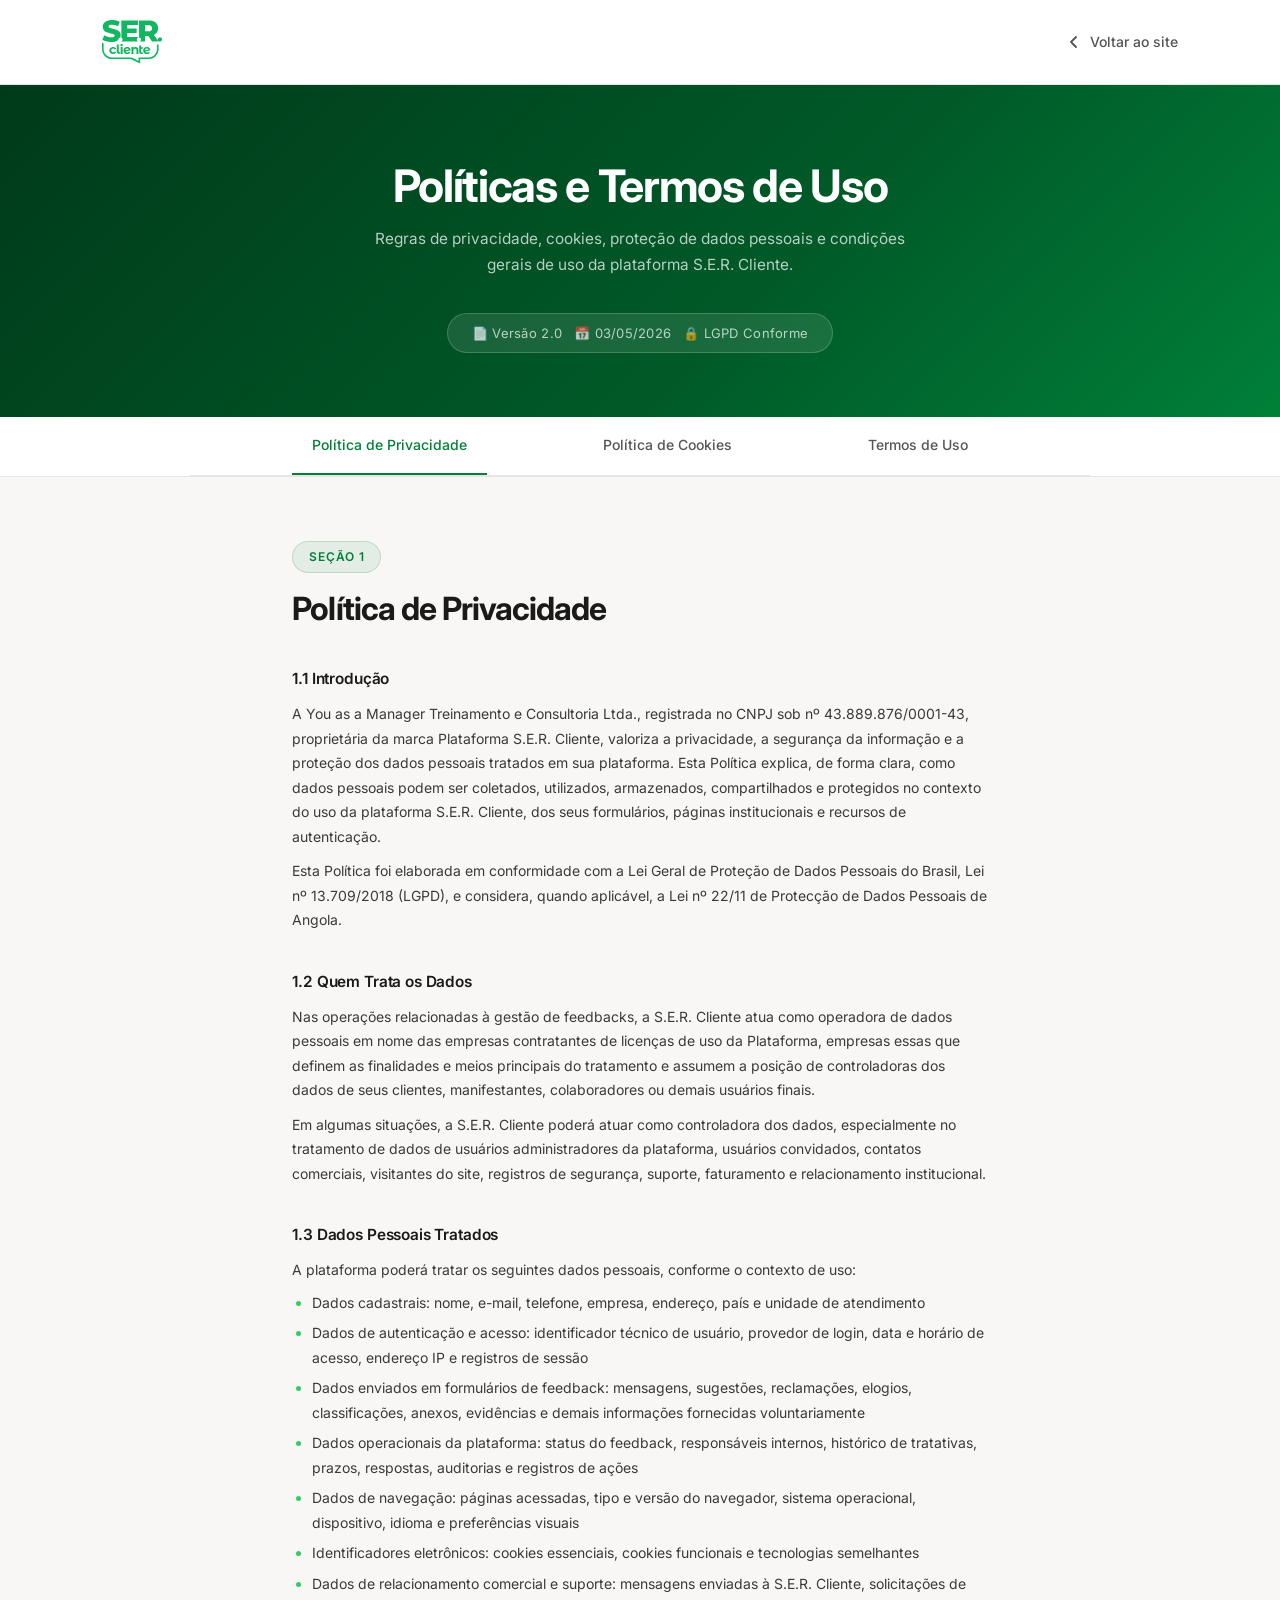
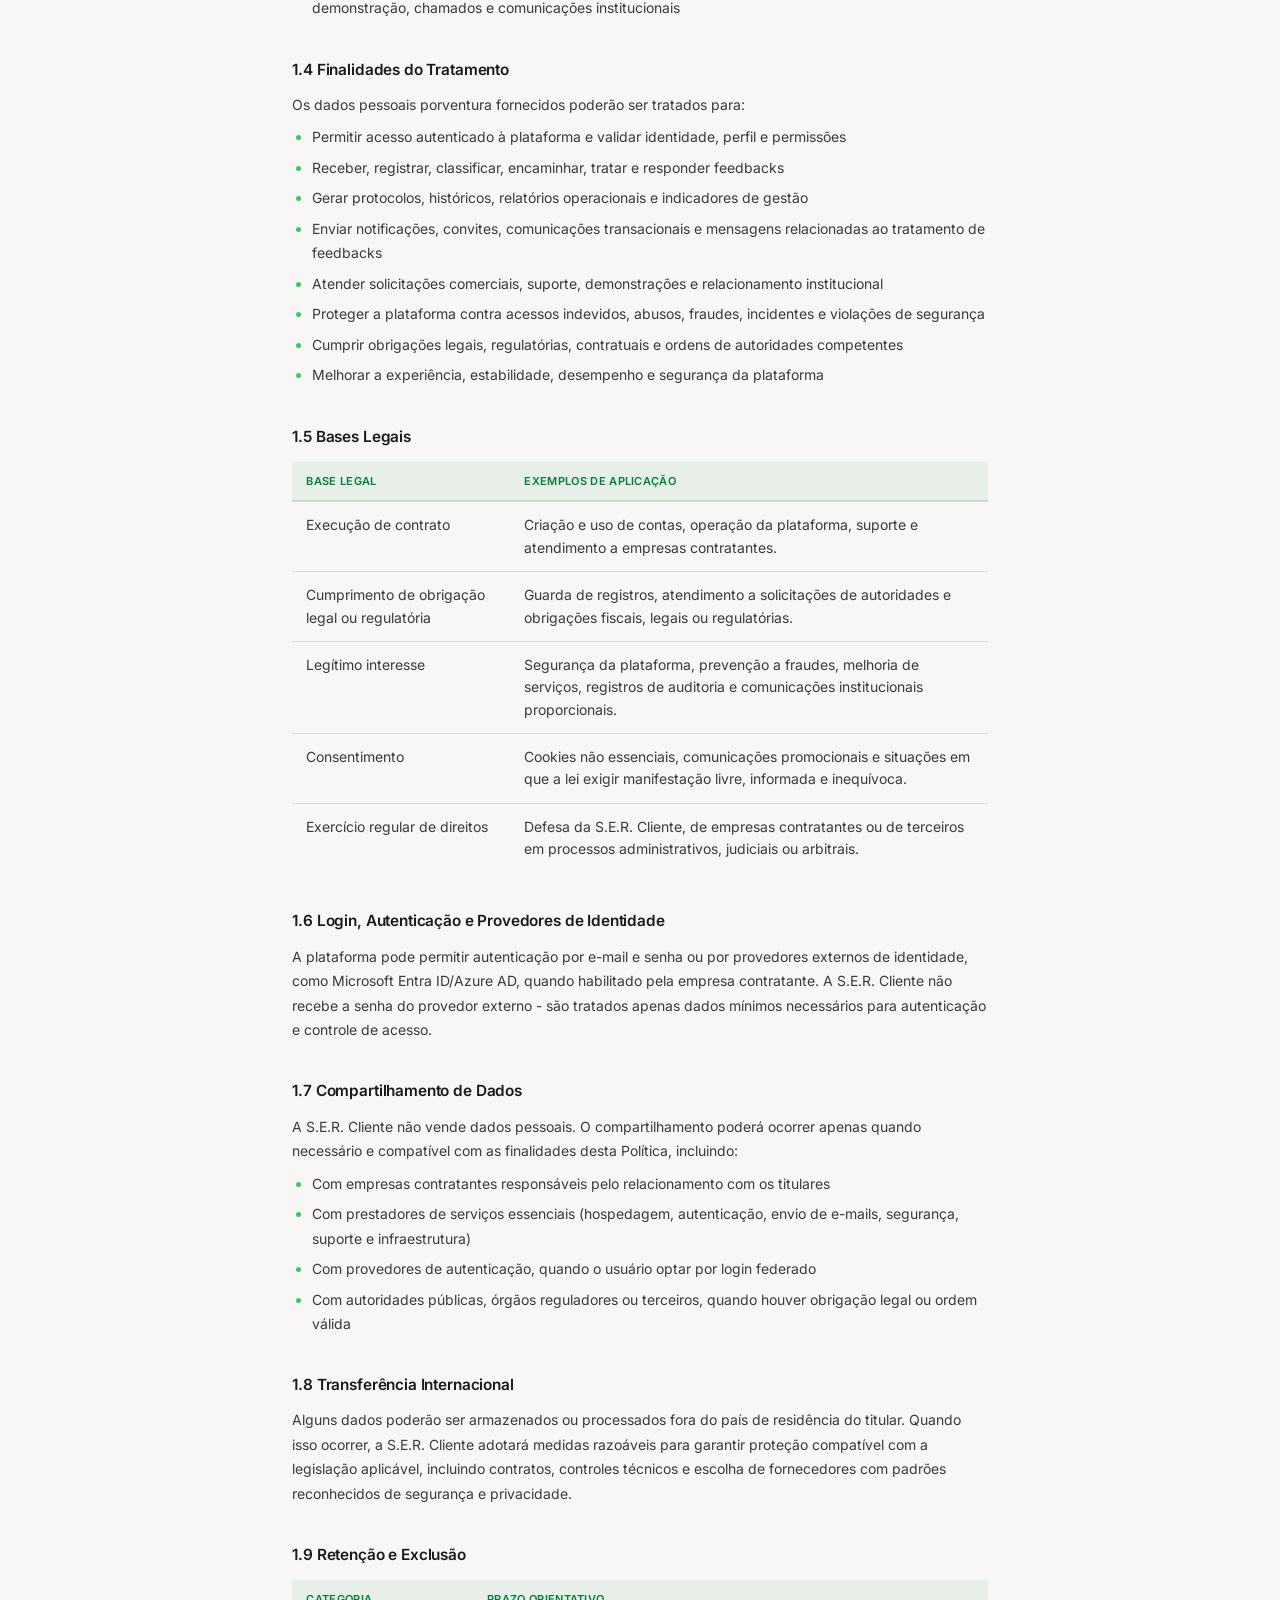
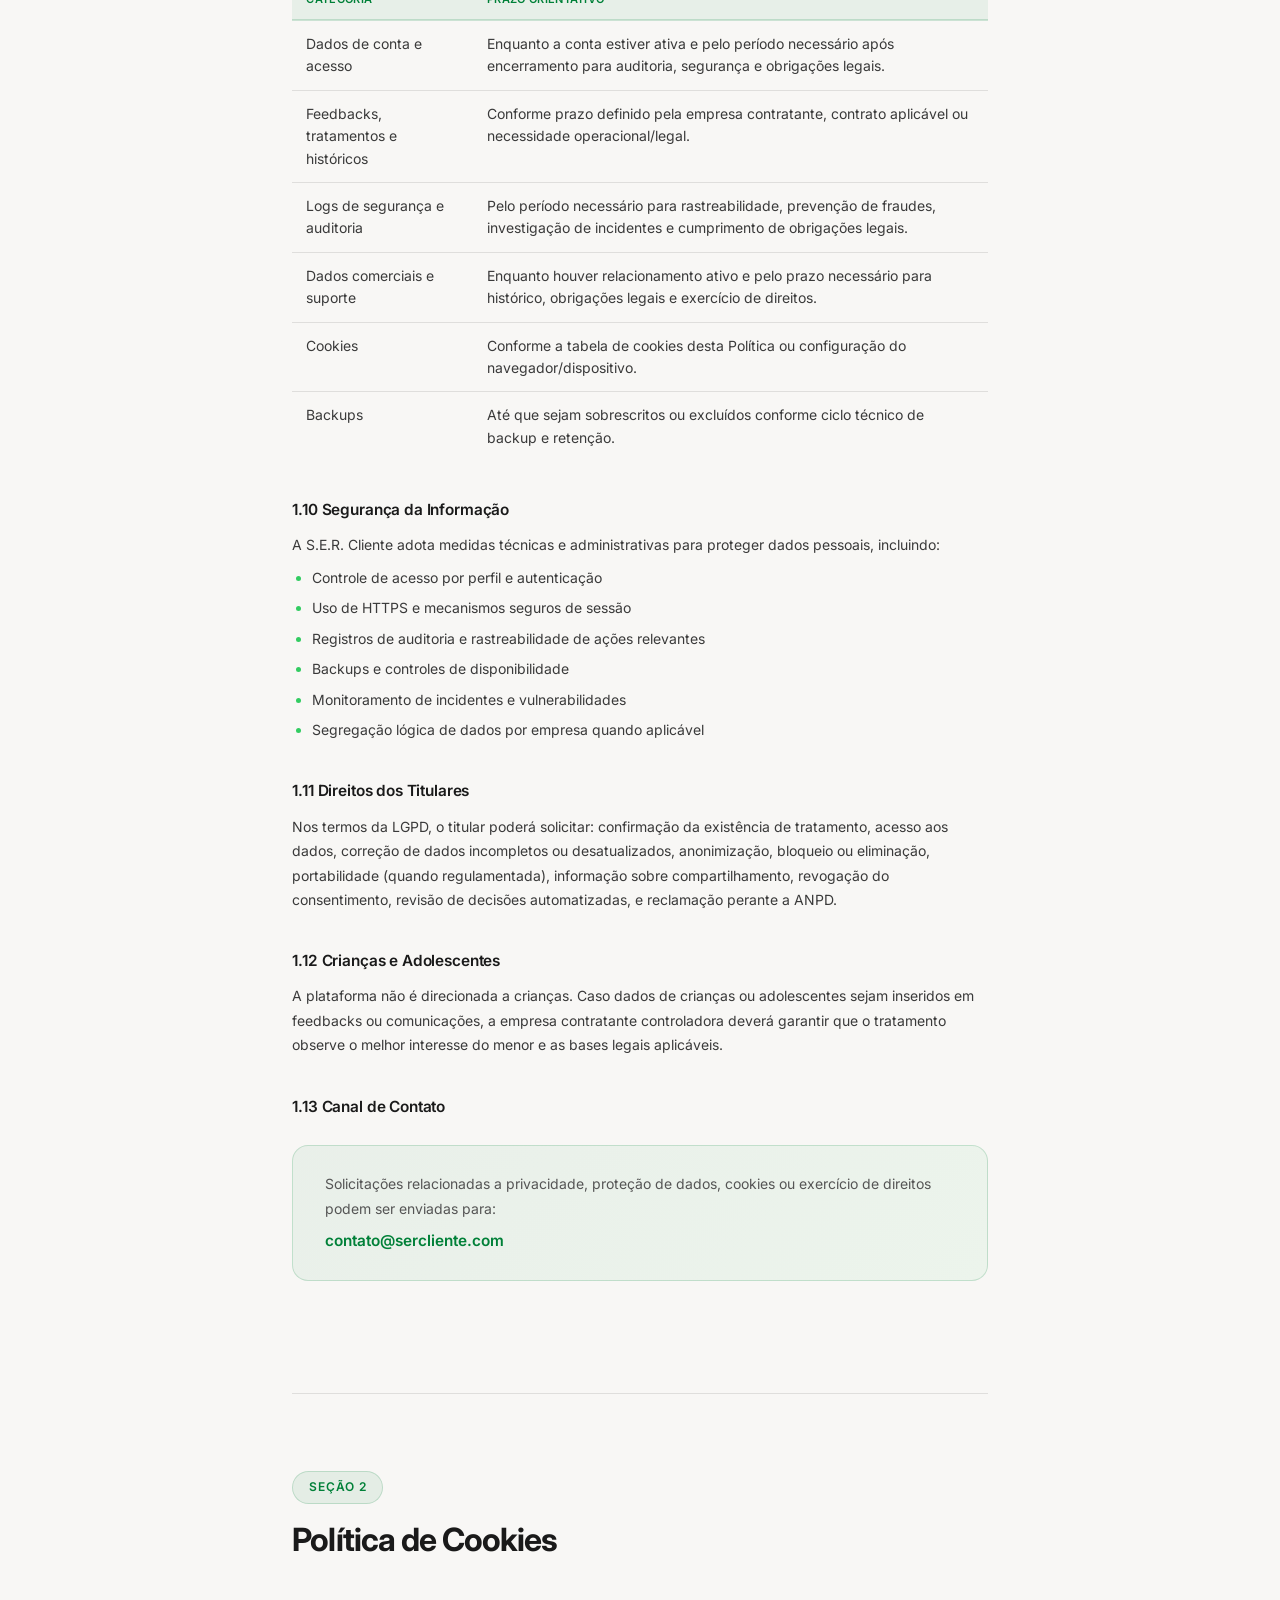
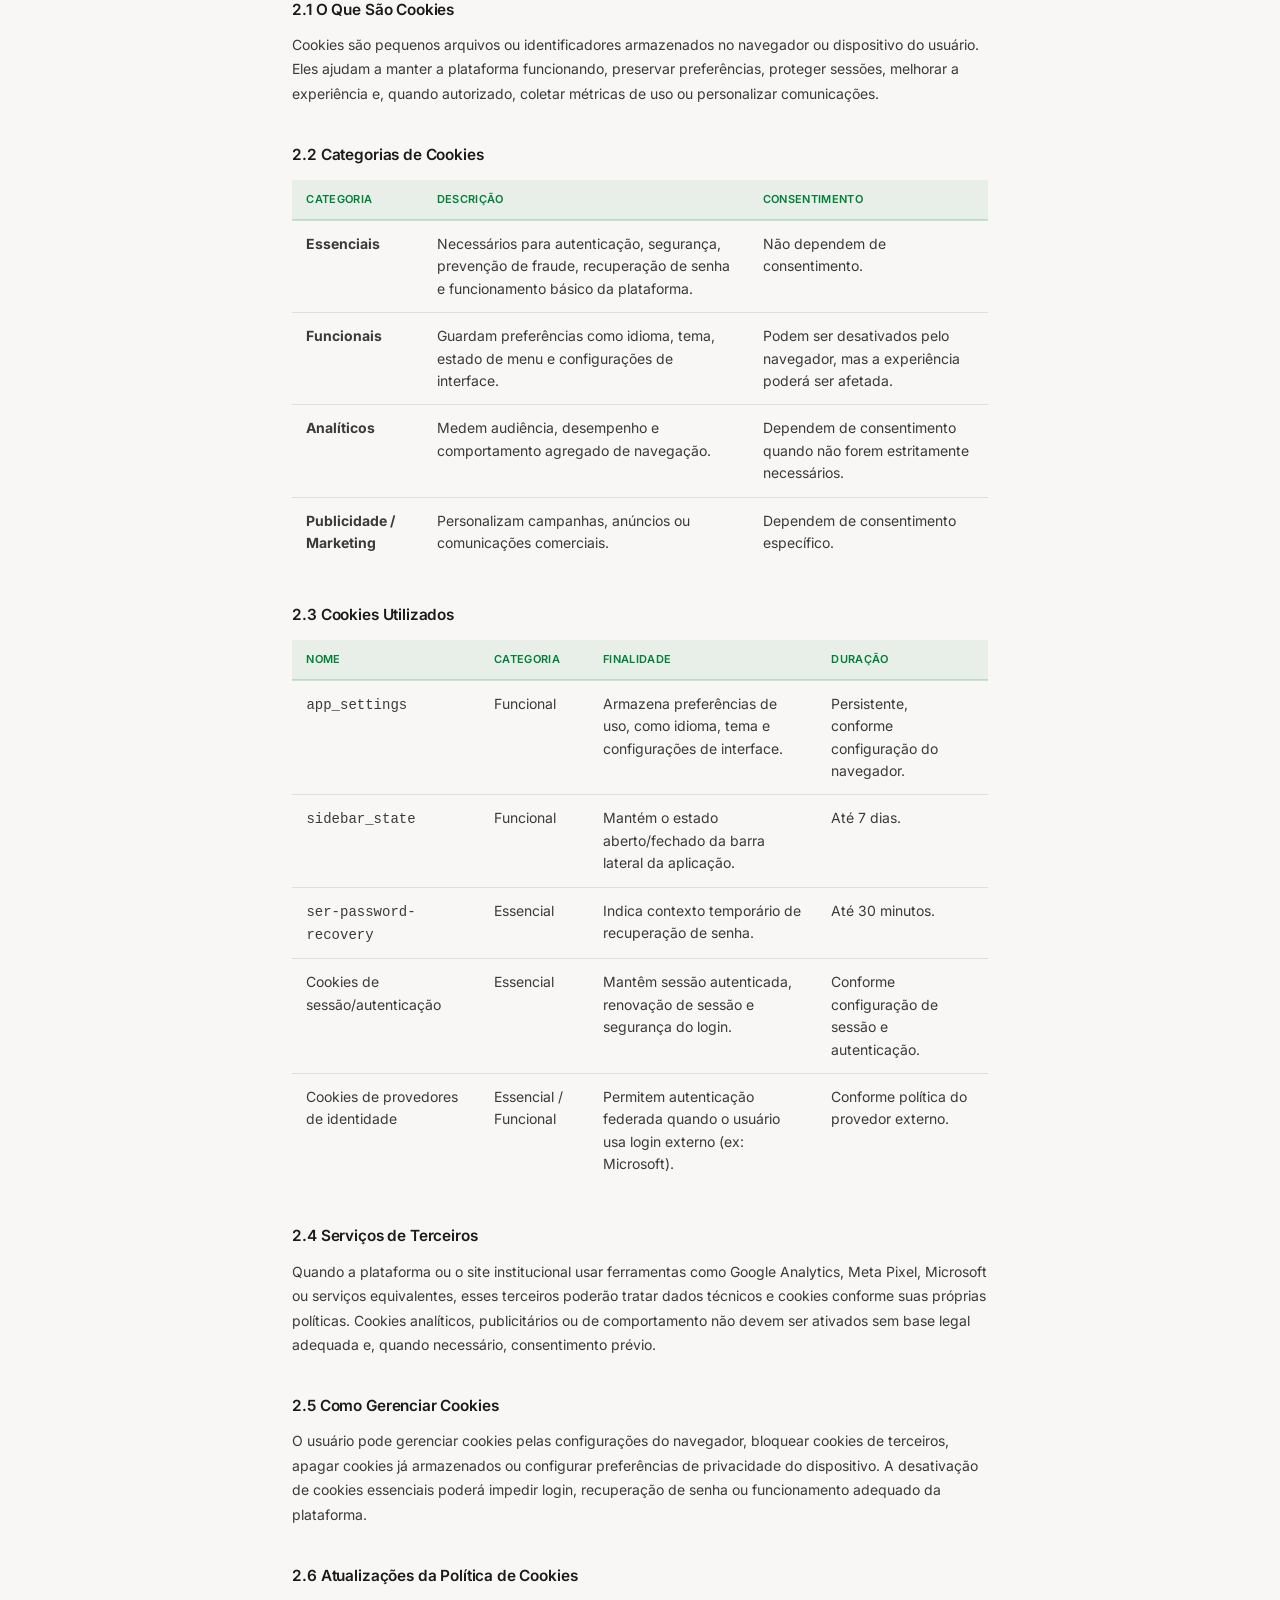
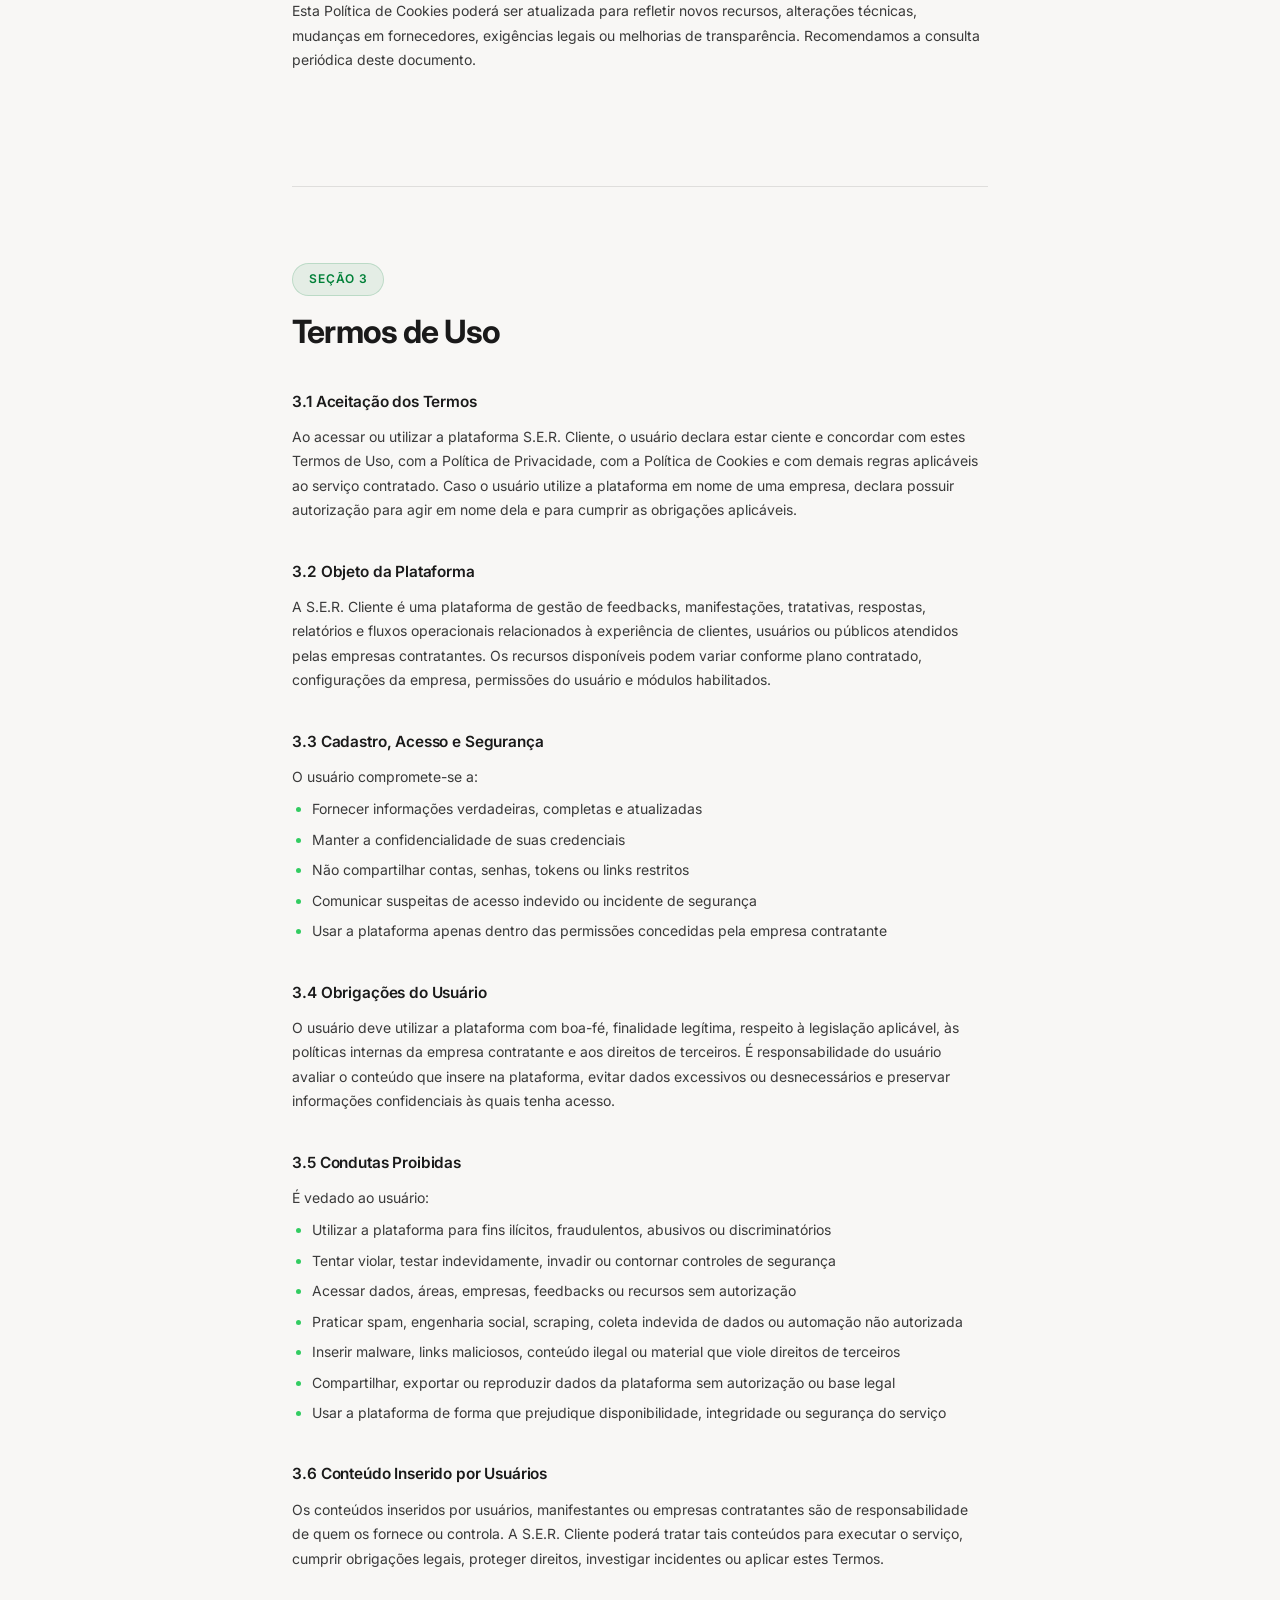
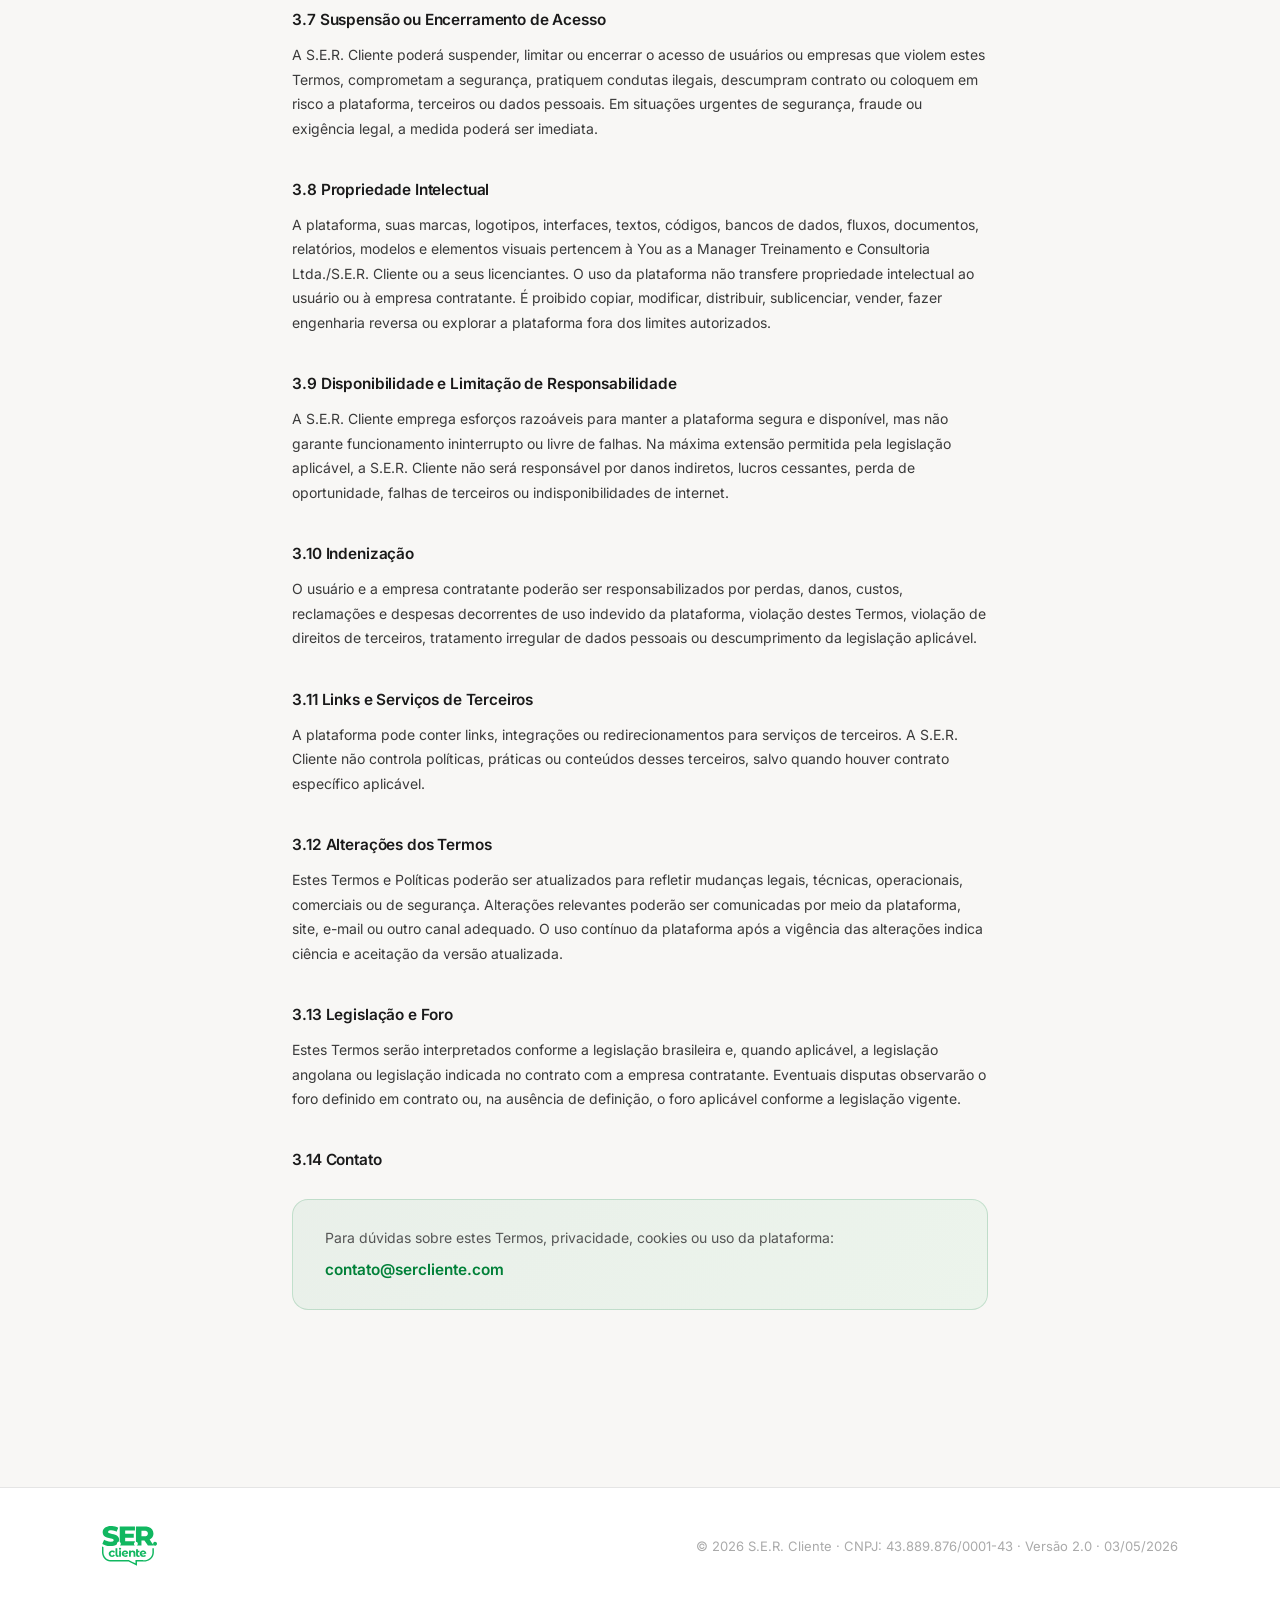
<file: politicas.html>
<!DOCTYPE html>
<html lang="pt-BR">
<head>
<meta charset="UTF-8">
<meta name="viewport" content="width=device-width, initial-scale=1.0">
<title>Políticas e Termos de Uso — S.E.R. Cliente</title>
<link rel="icon" type="image/svg+xml" href="fotos/logo-nav.svg">
<link rel="preconnect" href="https://fonts.googleapis.com">
<link rel="preconnect" href="https://fonts.gstatic.com" crossorigin>
<link href="https://fonts.googleapis.com/css2?family=Inter:wght@300;400;500;600;700&display=swap" rel="stylesheet">
<style>
*,*::before,*::after{box-sizing:border-box;margin:0;padding:0}
:root{
  --green:#008038;--bright:#32CC61;--text:#1a1a1a;--muted:#555;
  --border:rgba(0,0,0,0.10);--bg:#F8F7F5;--white:#fff;
}
html{scroll-behavior:smooth}
body{font-family:'Inter',sans-serif;background:var(--bg);color:var(--text);line-height:1.7;font-size:16px}

/* ── NAV ── */
nav{
  background:var(--white);border-bottom:1px solid var(--border);
  padding:20px 8%;display:flex;align-items:center;justify-content:space-between;
  position:sticky;top:0;z-index:100;
}
.nav-logo{height:44px;width:auto}
.nav-back{
  display:inline-flex;align-items:center;gap:8px;
  font-size:14px;font-weight:500;color:var(--muted);
  text-decoration:none;transition:color .2s;
}
.nav-back:hover{color:var(--green)}
.nav-back svg{width:16px;height:16px}

/* ── HERO ── */
.page-hero{
  background:linear-gradient(135deg,#003A1A 0%,#005A28 60%,#008038 100%);
  padding:clamp(48px,6vw,96px) 8% clamp(40px,5vw,80px);
  text-align:center;
}
.page-hero h1{
  font-size:clamp(28px,3.5vw,52px);font-weight:700;color:#fff;
  letter-spacing:-0.03em;line-height:1.1;
  margin-bottom:clamp(12px,1.2vw,20px);
}
.page-hero p{
  font-size:clamp(14px,1.2vw,18px);color:rgba(255,255,255,0.72);
  max-width:560px;margin:0 auto clamp(28px,2.8vw,44px);line-height:1.65;
}
.hero-meta{
  display:inline-flex;align-items:center;gap:clamp(16px,2vw,32px);
  background:rgba(255,255,255,0.10);border:1px solid rgba(255,255,255,0.18);
  border-radius:100px;padding:8px 24px;
  font-size:13px;color:rgba(255,255,255,0.70);letter-spacing:.02em;flex-wrap:wrap;justify-content:center;gap:12px;
}
.hero-meta span{display:flex;align-items:center;gap:6px}

/* ── TABS ── */
.tabs-wrap{
  background:var(--white);border-bottom:1px solid var(--border);
  position:sticky;top:85px;z-index:90;
}
.tabs{
  display:flex;max-width:900px;margin:0 auto;padding:0 8%;
  overflow-x:auto;scrollbar-width:none;
}
.tabs::-webkit-scrollbar{display:none}
.tab-link{
  padding:16px 20px;font-size:14px;font-weight:500;color:var(--muted);
  text-decoration:none;white-space:nowrap;border-bottom:2px solid transparent;
  transition:color .2s,border-color .2s;
}
.tab-link:hover{color:var(--text)}
.tab-link.active{color:var(--green);border-bottom-color:var(--green)}

/* ── CONTENT ── */
.content{max-width:900px;margin:0 auto;padding:clamp(40px,5vw,80px) 8%}

.policy-section{
  padding-bottom:clamp(48px,6vw,96px);
  border-bottom:1px solid var(--border);
  margin-bottom:clamp(48px,6vw,96px);
}
.policy-section:last-child{border-bottom:none;margin-bottom:0}

.section-tag{
  display:inline-flex;align-items:center;gap:8px;
  background:rgba(0,128,56,0.08);border:1px solid rgba(0,128,56,0.18);
  border-radius:100px;padding:5px 16px;
  font-size:12px;font-weight:600;color:var(--green);
  letter-spacing:.06em;text-transform:uppercase;
  margin-bottom:clamp(14px,1.4vw,22px);
}
.policy-section > h2{
  font-size:clamp(22px,2.5vw,38px);font-weight:700;
  letter-spacing:-0.03em;line-height:1.15;
  margin-bottom:clamp(28px,3vw,48px);color:var(--text);
}

/* article blocks */
.art-block{margin-bottom:clamp(28px,2.8vw,44px)}
.art-block h3{
  font-size:clamp(15px,1.2vw,19px);font-weight:600;
  color:var(--text);margin-bottom:10px;letter-spacing:-0.01em;
}
.art-block p,.art-block li{
  font-size:clamp(14px,1vw,16px);color:#3a3a3a;line-height:1.75;
}
.art-block ul,.art-block ol{padding-left:20px;margin-top:8px}
.art-block li{margin-bottom:6px}
.art-block li::marker{color:var(--bright)}

/* table */
.policy-table{width:100%;border-collapse:collapse;margin-top:12px;font-size:14px}
.policy-table th{
  background:rgba(0,128,56,0.07);color:var(--green);
  font-weight:600;letter-spacing:.03em;text-transform:uppercase;font-size:11px;
  padding:10px 14px;text-align:left;border-bottom:2px solid rgba(0,128,56,0.18);
}
.policy-table td{
  padding:12px 14px;border-bottom:1px solid var(--border);
  color:#3a3a3a;vertical-align:top;line-height:1.6;
}
.policy-table tr:last-child td{border-bottom:none}
.policy-table tr:hover td{background:rgba(0,0,0,0.02)}

/* contact box */
.contact-box{
  background:linear-gradient(135deg,rgba(0,128,56,0.06),rgba(50,204,97,0.06));
  border:1px solid rgba(0,128,56,0.18);border-radius:16px;
  padding:clamp(20px,2vw,32px) clamp(20px,2.5vw,40px);
  margin-top:clamp(20px,2vw,32px);
}
.contact-box p{font-size:14px;color:var(--muted);margin-bottom:6px}
.contact-box a{
  font-size:clamp(15px,1.2vw,18px);font-weight:600;color:var(--green);
  text-decoration:none;transition:opacity .2s;
}
.contact-box a:hover{opacity:.75}

/* ── FOOTER ── */
footer{
  background:var(--white);border-top:1px solid var(--border);
  padding:clamp(24px,3vw,44px) 8%;
  display:flex;align-items:center;justify-content:space-between;flex-wrap:wrap;gap:16px;
}
.footer-note{font-size:13px;color:#aaa}

@media(max-width:680px){
  .tabs{padding:0 5%}
  .content{padding:clamp(32px,5vw,64px) 5%}
  nav{padding:16px 5%}
}
</style>
</head>
<body>

<nav>
  <img src="fotos/logo-footer.svg" alt="S.E.R. Cliente" class="nav-logo">
  <a href="/" class="nav-back">
    <svg viewBox="0 0 16 16" fill="none" stroke="currentColor" stroke-width="1.8" stroke-linecap="round" stroke-linejoin="round"><path d="M10 3L5 8l5 5"/></svg>
    Voltar ao site
  </a>
</nav>

<div class="page-hero">
  <h1>Políticas e Termos de Uso</h1>
  <p>Regras de privacidade, cookies, proteção de dados pessoais e condições gerais de uso da plataforma S.E.R. Cliente.</p>
  <div class="hero-meta">
    <span>📄 Versão 2.0</span>
    <span>📅 03/05/2026</span>
    <span>🔒 LGPD Conforme</span>
  </div>
</div>

<div class="tabs-wrap">
  <nav class="tabs" aria-label="Seções">
    <a href="#privacidade" class="tab-link active">Política de Privacidade</a>
    <a href="#cookies" class="tab-link">Política de Cookies</a>
    <a href="#termos" class="tab-link">Termos de Uso</a>
  </nav>
</div>

<main class="content">

  <!-- ══ PRIVACIDADE ══ -->
  <section class="policy-section" id="privacidade">
    <div class="section-tag">Seção 1</div>
    <h2>Política de Privacidade</h2>

    <div class="art-block">
      <h3>1.1 Introdução</h3>
      <p>A You as a Manager Treinamento e Consultoria Ltda., registrada no CNPJ sob nº 43.889.876/0001-43, proprietária da marca Plataforma S.E.R. Cliente, valoriza a privacidade, a segurança da informação e a proteção dos dados pessoais tratados em sua plataforma. Esta Política explica, de forma clara, como dados pessoais podem ser coletados, utilizados, armazenados, compartilhados e protegidos no contexto do uso da plataforma S.E.R. Cliente, dos seus formulários, páginas institucionais e recursos de autenticação.</p>
      <p style="margin-top:10px">Esta Política foi elaborada em conformidade com a Lei Geral de Proteção de Dados Pessoais do Brasil, Lei nº 13.709/2018 (LGPD), e considera, quando aplicável, a Lei nº 22/11 de Protecção de Dados Pessoais de Angola.</p>
    </div>

    <div class="art-block">
      <h3>1.2 Quem Trata os Dados</h3>
      <p>Nas operações relacionadas à gestão de feedbacks, a S.E.R. Cliente atua como operadora de dados pessoais em nome das empresas contratantes de licenças de uso da Plataforma, empresas essas que definem as finalidades e meios principais do tratamento e assumem a posição de controladoras dos dados de seus clientes, manifestantes, colaboradores ou demais usuários finais.</p>
      <p style="margin-top:10px">Em algumas situações, a S.E.R. Cliente poderá atuar como controladora dos dados, especialmente no tratamento de dados de usuários administradores da plataforma, usuários convidados, contatos comerciais, visitantes do site, registros de segurança, suporte, faturamento e relacionamento institucional.</p>
    </div>

    <div class="art-block">
      <h3>1.3 Dados Pessoais Tratados</h3>
      <p>A plataforma poderá tratar os seguintes dados pessoais, conforme o contexto de uso:</p>
      <ul>
        <li>Dados cadastrais: nome, e-mail, telefone, empresa, endereço, país e unidade de atendimento</li>
        <li>Dados de autenticação e acesso: identificador técnico de usuário, provedor de login, data e horário de acesso, endereço IP e registros de sessão</li>
        <li>Dados enviados em formulários de feedback: mensagens, sugestões, reclamações, elogios, classificações, anexos, evidências e demais informações fornecidas voluntariamente</li>
        <li>Dados operacionais da plataforma: status do feedback, responsáveis internos, histórico de tratativas, prazos, respostas, auditorias e registros de ações</li>
        <li>Dados de navegação: páginas acessadas, tipo e versão do navegador, sistema operacional, dispositivo, idioma e preferências visuais</li>
        <li>Identificadores eletrônicos: cookies essenciais, cookies funcionais e tecnologias semelhantes</li>
        <li>Dados de relacionamento comercial e suporte: mensagens enviadas à S.E.R. Cliente, solicitações de demonstração, chamados e comunicações institucionais</li>
      </ul>
    </div>

    <div class="art-block">
      <h3>1.4 Finalidades do Tratamento</h3>
      <p>Os dados pessoais porventura fornecidos poderão ser tratados para:</p>
      <ul>
        <li>Permitir acesso autenticado à plataforma e validar identidade, perfil e permissões</li>
        <li>Receber, registrar, classificar, encaminhar, tratar e responder feedbacks</li>
        <li>Gerar protocolos, históricos, relatórios operacionais e indicadores de gestão</li>
        <li>Enviar notificações, convites, comunicações transacionais e mensagens relacionadas ao tratamento de feedbacks</li>
        <li>Atender solicitações comerciais, suporte, demonstrações e relacionamento institucional</li>
        <li>Proteger a plataforma contra acessos indevidos, abusos, fraudes, incidentes e violações de segurança</li>
        <li>Cumprir obrigações legais, regulatórias, contratuais e ordens de autoridades competentes</li>
        <li>Melhorar a experiência, estabilidade, desempenho e segurança da plataforma</li>
      </ul>
    </div>

    <div class="art-block">
      <h3>1.5 Bases Legais</h3>
      <table class="policy-table">
        <thead><tr><th>Base Legal</th><th>Exemplos de Aplicação</th></tr></thead>
        <tbody>
          <tr><td>Execução de contrato</td><td>Criação e uso de contas, operação da plataforma, suporte e atendimento a empresas contratantes.</td></tr>
          <tr><td>Cumprimento de obrigação legal ou regulatória</td><td>Guarda de registros, atendimento a solicitações de autoridades e obrigações fiscais, legais ou regulatórias.</td></tr>
          <tr><td>Legítimo interesse</td><td>Segurança da plataforma, prevenção a fraudes, melhoria de serviços, registros de auditoria e comunicações institucionais proporcionais.</td></tr>
          <tr><td>Consentimento</td><td>Cookies não essenciais, comunicações promocionais e situações em que a lei exigir manifestação livre, informada e inequívoca.</td></tr>
          <tr><td>Exercício regular de direitos</td><td>Defesa da S.E.R. Cliente, de empresas contratantes ou de terceiros em processos administrativos, judiciais ou arbitrais.</td></tr>
        </tbody>
      </table>
    </div>

    <div class="art-block">
      <h3>1.6 Login, Autenticação e Provedores de Identidade</h3>
      <p>A plataforma pode permitir autenticação por e-mail e senha ou por provedores externos de identidade, como Microsoft Entra ID/Azure AD, quando habilitado pela empresa contratante. A S.E.R. Cliente não recebe a senha do provedor externo - são tratados apenas dados mínimos necessários para autenticação e controle de acesso.</p>
    </div>

    <div class="art-block">
      <h3>1.7 Compartilhamento de Dados</h3>
      <p>A S.E.R. Cliente não vende dados pessoais. O compartilhamento poderá ocorrer apenas quando necessário e compatível com as finalidades desta Política, incluindo:</p>
      <ul>
        <li>Com empresas contratantes responsáveis pelo relacionamento com os titulares</li>
        <li>Com prestadores de serviços essenciais (hospedagem, autenticação, envio de e-mails, segurança, suporte e infraestrutura)</li>
        <li>Com provedores de autenticação, quando o usuário optar por login federado</li>
        <li>Com autoridades públicas, órgãos reguladores ou terceiros, quando houver obrigação legal ou ordem válida</li>
      </ul>
    </div>

    <div class="art-block">
      <h3>1.8 Transferência Internacional</h3>
      <p>Alguns dados poderão ser armazenados ou processados fora do país de residência do titular. Quando isso ocorrer, a S.E.R. Cliente adotará medidas razoáveis para garantir proteção compatível com a legislação aplicável, incluindo contratos, controles técnicos e escolha de fornecedores com padrões reconhecidos de segurança e privacidade.</p>
    </div>

    <div class="art-block">
      <h3>1.9 Retenção e Exclusão</h3>
      <table class="policy-table">
        <thead><tr><th>Categoria</th><th>Prazo Orientativo</th></tr></thead>
        <tbody>
          <tr><td>Dados de conta e acesso</td><td>Enquanto a conta estiver ativa e pelo período necessário após encerramento para auditoria, segurança e obrigações legais.</td></tr>
          <tr><td>Feedbacks, tratamentos e históricos</td><td>Conforme prazo definido pela empresa contratante, contrato aplicável ou necessidade operacional/legal.</td></tr>
          <tr><td>Logs de segurança e auditoria</td><td>Pelo período necessário para rastreabilidade, prevenção de fraudes, investigação de incidentes e cumprimento de obrigações legais.</td></tr>
          <tr><td>Dados comerciais e suporte</td><td>Enquanto houver relacionamento ativo e pelo prazo necessário para histórico, obrigações legais e exercício de direitos.</td></tr>
          <tr><td>Cookies</td><td>Conforme a tabela de cookies desta Política ou configuração do navegador/dispositivo.</td></tr>
          <tr><td>Backups</td><td>Até que sejam sobrescritos ou excluídos conforme ciclo técnico de backup e retenção.</td></tr>
        </tbody>
      </table>
    </div>

    <div class="art-block">
      <h3>1.10 Segurança da Informação</h3>
      <p>A S.E.R. Cliente adota medidas técnicas e administrativas para proteger dados pessoais, incluindo:</p>
      <ul>
        <li>Controle de acesso por perfil e autenticação</li>
        <li>Uso de HTTPS e mecanismos seguros de sessão</li>
        <li>Registros de auditoria e rastreabilidade de ações relevantes</li>
        <li>Backups e controles de disponibilidade</li>
        <li>Monitoramento de incidentes e vulnerabilidades</li>
        <li>Segregação lógica de dados por empresa quando aplicável</li>
      </ul>
    </div>

    <div class="art-block">
      <h3>1.11 Direitos dos Titulares</h3>
      <p>Nos termos da LGPD, o titular poderá solicitar: confirmação da existência de tratamento, acesso aos dados, correção de dados incompletos ou desatualizados, anonimização, bloqueio ou eliminação, portabilidade (quando regulamentada), informação sobre compartilhamento, revogação do consentimento, revisão de decisões automatizadas, e reclamação perante a ANPD.</p>
    </div>

    <div class="art-block">
      <h3>1.12 Crianças e Adolescentes</h3>
      <p>A plataforma não é direcionada a crianças. Caso dados de crianças ou adolescentes sejam inseridos em feedbacks ou comunicações, a empresa contratante controladora deverá garantir que o tratamento observe o melhor interesse do menor e as bases legais aplicáveis.</p>
    </div>

    <div class="art-block">
      <h3>1.13 Canal de Contato</h3>
      <div class="contact-box">
        <p>Solicitações relacionadas a privacidade, proteção de dados, cookies ou exercício de direitos podem ser enviadas para:</p>
        <a href="mailto:contato@sercliente.com">contato@sercliente.com</a>
      </div>
    </div>
  </section>

  <!-- ══ COOKIES ══ -->
  <section class="policy-section" id="cookies">
    <div class="section-tag">Seção 2</div>
    <h2>Política de Cookies</h2>

    <div class="art-block">
      <h3>2.1 O Que São Cookies</h3>
      <p>Cookies são pequenos arquivos ou identificadores armazenados no navegador ou dispositivo do usuário. Eles ajudam a manter a plataforma funcionando, preservar preferências, proteger sessões, melhorar a experiência e, quando autorizado, coletar métricas de uso ou personalizar comunicações.</p>
    </div>

    <div class="art-block">
      <h3>2.2 Categorias de Cookies</h3>
      <table class="policy-table">
        <thead><tr><th>Categoria</th><th>Descrição</th><th>Consentimento</th></tr></thead>
        <tbody>
          <tr><td><strong>Essenciais</strong></td><td>Necessários para autenticação, segurança, prevenção de fraude, recuperação de senha e funcionamento básico da plataforma.</td><td>Não dependem de consentimento.</td></tr>
          <tr><td><strong>Funcionais</strong></td><td>Guardam preferências como idioma, tema, estado de menu e configurações de interface.</td><td>Podem ser desativados pelo navegador, mas a experiência poderá ser afetada.</td></tr>
          <tr><td><strong>Analíticos</strong></td><td>Medem audiência, desempenho e comportamento agregado de navegação.</td><td>Dependem de consentimento quando não forem estritamente necessários.</td></tr>
          <tr><td><strong>Publicidade / Marketing</strong></td><td>Personalizam campanhas, anúncios ou comunicações comerciais.</td><td>Dependem de consentimento específico.</td></tr>
        </tbody>
      </table>
    </div>

    <div class="art-block">
      <h3>2.3 Cookies Utilizados</h3>
      <table class="policy-table">
        <thead><tr><th>Nome</th><th>Categoria</th><th>Finalidade</th><th>Duração</th></tr></thead>
        <tbody>
          <tr><td><code>app_settings</code></td><td>Funcional</td><td>Armazena preferências de uso, como idioma, tema e configurações de interface.</td><td>Persistente, conforme configuração do navegador.</td></tr>
          <tr><td><code>sidebar_state</code></td><td>Funcional</td><td>Mantém o estado aberto/fechado da barra lateral da aplicação.</td><td>Até 7 dias.</td></tr>
          <tr><td><code>ser-password-recovery</code></td><td>Essencial</td><td>Indica contexto temporário de recuperação de senha.</td><td>Até 30 minutos.</td></tr>
          <tr><td>Cookies de sessão/autenticação</td><td>Essencial</td><td>Mantêm sessão autenticada, renovação de sessão e segurança do login.</td><td>Conforme configuração de sessão e autenticação.</td></tr>
          <tr><td>Cookies de provedores de identidade</td><td>Essencial / Funcional</td><td>Permitem autenticação federada quando o usuário usa login externo (ex: Microsoft).</td><td>Conforme política do provedor externo.</td></tr>
        </tbody>
      </table>
    </div>

    <div class="art-block">
      <h3>2.4 Serviços de Terceiros</h3>
      <p>Quando a plataforma ou o site institucional usar ferramentas como Google Analytics, Meta Pixel, Microsoft ou serviços equivalentes, esses terceiros poderão tratar dados técnicos e cookies conforme suas próprias políticas. Cookies analíticos, publicitários ou de comportamento não devem ser ativados sem base legal adequada e, quando necessário, consentimento prévio.</p>
    </div>

    <div class="art-block">
      <h3>2.5 Como Gerenciar Cookies</h3>
      <p>O usuário pode gerenciar cookies pelas configurações do navegador, bloquear cookies de terceiros, apagar cookies já armazenados ou configurar preferências de privacidade do dispositivo. A desativação de cookies essenciais poderá impedir login, recuperação de senha ou funcionamento adequado da plataforma.</p>
    </div>

    <div class="art-block">
      <h3>2.6 Atualizações da Política de Cookies</h3>
      <p>Esta Política de Cookies poderá ser atualizada para refletir novos recursos, alterações técnicas, mudanças em fornecedores, exigências legais ou melhorias de transparência. Recomendamos a consulta periódica deste documento.</p>
    </div>
  </section>

  <!-- ══ TERMOS ══ -->
  <section class="policy-section" id="termos">
    <div class="section-tag">Seção 3</div>
    <h2>Termos de Uso</h2>

    <div class="art-block">
      <h3>3.1 Aceitação dos Termos</h3>
      <p>Ao acessar ou utilizar a plataforma S.E.R. Cliente, o usuário declara estar ciente e concordar com estes Termos de Uso, com a Política de Privacidade, com a Política de Cookies e com demais regras aplicáveis ao serviço contratado. Caso o usuário utilize a plataforma em nome de uma empresa, declara possuir autorização para agir em nome dela e para cumprir as obrigações aplicáveis.</p>
    </div>

    <div class="art-block">
      <h3>3.2 Objeto da Plataforma</h3>
      <p>A S.E.R. Cliente é uma plataforma de gestão de feedbacks, manifestações, tratativas, respostas, relatórios e fluxos operacionais relacionados à experiência de clientes, usuários ou públicos atendidos pelas empresas contratantes. Os recursos disponíveis podem variar conforme plano contratado, configurações da empresa, permissões do usuário e módulos habilitados.</p>
    </div>

    <div class="art-block">
      <h3>3.3 Cadastro, Acesso e Segurança</h3>
      <p>O usuário compromete-se a:</p>
      <ul>
        <li>Fornecer informações verdadeiras, completas e atualizadas</li>
        <li>Manter a confidencialidade de suas credenciais</li>
        <li>Não compartilhar contas, senhas, tokens ou links restritos</li>
        <li>Comunicar suspeitas de acesso indevido ou incidente de segurança</li>
        <li>Usar a plataforma apenas dentro das permissões concedidas pela empresa contratante</li>
      </ul>
    </div>

    <div class="art-block">
      <h3>3.4 Obrigações do Usuário</h3>
      <p>O usuário deve utilizar a plataforma com boa-fé, finalidade legítima, respeito à legislação aplicável, às políticas internas da empresa contratante e aos direitos de terceiros. É responsabilidade do usuário avaliar o conteúdo que insere na plataforma, evitar dados excessivos ou desnecessários e preservar informações confidenciais às quais tenha acesso.</p>
    </div>

    <div class="art-block">
      <h3>3.5 Condutas Proibidas</h3>
      <p>É vedado ao usuário:</p>
      <ul>
        <li>Utilizar a plataforma para fins ilícitos, fraudulentos, abusivos ou discriminatórios</li>
        <li>Tentar violar, testar indevidamente, invadir ou contornar controles de segurança</li>
        <li>Acessar dados, áreas, empresas, feedbacks ou recursos sem autorização</li>
        <li>Praticar spam, engenharia social, scraping, coleta indevida de dados ou automação não autorizada</li>
        <li>Inserir malware, links maliciosos, conteúdo ilegal ou material que viole direitos de terceiros</li>
        <li>Compartilhar, exportar ou reproduzir dados da plataforma sem autorização ou base legal</li>
        <li>Usar a plataforma de forma que prejudique disponibilidade, integridade ou segurança do serviço</li>
      </ul>
    </div>

    <div class="art-block">
      <h3>3.6 Conteúdo Inserido por Usuários</h3>
      <p>Os conteúdos inseridos por usuários, manifestantes ou empresas contratantes são de responsabilidade de quem os fornece ou controla. A S.E.R. Cliente poderá tratar tais conteúdos para executar o serviço, cumprir obrigações legais, proteger direitos, investigar incidentes ou aplicar estes Termos.</p>
    </div>

    <div class="art-block">
      <h3>3.7 Suspensão ou Encerramento de Acesso</h3>
      <p>A S.E.R. Cliente poderá suspender, limitar ou encerrar o acesso de usuários ou empresas que violem estes Termos, comprometam a segurança, pratiquem condutas ilegais, descumpram contrato ou coloquem em risco a plataforma, terceiros ou dados pessoais. Em situações urgentes de segurança, fraude ou exigência legal, a medida poderá ser imediata.</p>
    </div>

    <div class="art-block">
      <h3>3.8 Propriedade Intelectual</h3>
      <p>A plataforma, suas marcas, logotipos, interfaces, textos, códigos, bancos de dados, fluxos, documentos, relatórios, modelos e elementos visuais pertencem à You as a Manager Treinamento e Consultoria Ltda./S.E.R. Cliente ou a seus licenciantes. O uso da plataforma não transfere propriedade intelectual ao usuário ou à empresa contratante. É proibido copiar, modificar, distribuir, sublicenciar, vender, fazer engenharia reversa ou explorar a plataforma fora dos limites autorizados.</p>
    </div>

    <div class="art-block">
      <h3>3.9 Disponibilidade e Limitação de Responsabilidade</h3>
      <p>A S.E.R. Cliente emprega esforços razoáveis para manter a plataforma segura e disponível, mas não garante funcionamento ininterrupto ou livre de falhas. Na máxima extensão permitida pela legislação aplicável, a S.E.R. Cliente não será responsável por danos indiretos, lucros cessantes, perda de oportunidade, falhas de terceiros ou indisponibilidades de internet.</p>
    </div>

    <div class="art-block">
      <h3>3.10 Indenização</h3>
      <p>O usuário e a empresa contratante poderão ser responsabilizados por perdas, danos, custos, reclamações e despesas decorrentes de uso indevido da plataforma, violação destes Termos, violação de direitos de terceiros, tratamento irregular de dados pessoais ou descumprimento da legislação aplicável.</p>
    </div>

    <div class="art-block">
      <h3>3.11 Links e Serviços de Terceiros</h3>
      <p>A plataforma pode conter links, integrações ou redirecionamentos para serviços de terceiros. A S.E.R. Cliente não controla políticas, práticas ou conteúdos desses terceiros, salvo quando houver contrato específico aplicável.</p>
    </div>

    <div class="art-block">
      <h3>3.12 Alterações dos Termos</h3>
      <p>Estes Termos e Políticas poderão ser atualizados para refletir mudanças legais, técnicas, operacionais, comerciais ou de segurança. Alterações relevantes poderão ser comunicadas por meio da plataforma, site, e-mail ou outro canal adequado. O uso contínuo da plataforma após a vigência das alterações indica ciência e aceitação da versão atualizada.</p>
    </div>

    <div class="art-block">
      <h3>3.13 Legislação e Foro</h3>
      <p>Estes Termos serão interpretados conforme a legislação brasileira e, quando aplicável, a legislação angolana ou legislação indicada no contrato com a empresa contratante. Eventuais disputas observarão o foro definido em contrato ou, na ausência de definição, o foro aplicável conforme a legislação vigente.</p>
    </div>

    <div class="art-block">
      <h3>3.14 Contato</h3>
      <div class="contact-box">
        <p>Para dúvidas sobre estes Termos, privacidade, cookies ou uso da plataforma:</p>
        <a href="mailto:contato@sercliente.com">contato@sercliente.com</a>
      </div>
    </div>
  </section>

</main>

<footer>
  <img src="fotos/logo-footer.svg" alt="S.E.R. Cliente" style="height:40px;width:auto">
  <span class="footer-note">© 2026 S.E.R. Cliente · CNPJ: 43.889.876/0001-43 · Versão 2.0 · 03/05/2026</span>
</footer>

<script>
// Highlight active tab on scroll
(function(){
  var sections = document.querySelectorAll('.policy-section');
  var links = document.querySelectorAll('.tab-link');
  var obs = new IntersectionObserver(function(entries){
    entries.forEach(function(e){
      if(e.isIntersecting){
        var id = e.target.id;
        links.forEach(function(l){
          l.classList.toggle('active', l.getAttribute('href') === '#'+id);
        });
      }
    });
  },{threshold:0.3,rootMargin:'-100px 0px -40% 0px'});
  sections.forEach(function(s){obs.observe(s)});
})();
</script>
</body>
</html>
</file>
<file: assets/lp-ser.css>
/* S.E.R. Cliente — LPs por segmento (v3, fiel às artes)
   Tema por classe no <body>: .t-saude (claro/azul) · .t-road (escuro/dourado) · .t-edu (claro/verde)
   .dark / .light dentro de uma seção trocam os tokens localmente. */
:root{
  --bg:#F3F8FB;--bg-2:#EAF4F6;--surface:#fff;--surface-2:#F5F9FB;
  --ink:#0E2A47;--ink-2:#4A6178;--ink-3:#8296A8;--line:#DFEAF0;
  --accent:#17A58A;--accent-2:#119380;--accent-soft:rgba(23,165,138,.1);
  --btn:#1DBE7B;--btn-h:#14A96A;--btn-ink:#fff;--btn-sh:rgba(29,190,123,.32);
  --ok:#1DB574;--warn:#E9A23B;--bad:#E25B5B;--gold:#F5B83D;
  --deep:#0E2B57;
  --r:20px;--r-sm:12px;
  --sh-1:0 1px 2px rgba(14,42,71,.04),0 6px 18px rgba(14,42,71,.06);
  --sh-2:0 2px 6px rgba(14,42,71,.05),0 22px 54px rgba(14,42,71,.13);
  --glass:rgba(255,255,255,.9);
  --ease:cubic-bezier(.2,.7,.2,1);--spring:cubic-bezier(.34,1.56,.64,1);
  --sans:'Nunito',system-ui,-apple-system,sans-serif;
}
.t-edu{--bg:#F2F9F7;--bg-2:#E7F4EF;--surface-2:#F4FAF8;--ink:#0E2533;--ink-2:#4B6170;--ink-3:#84979F;--line:#DCEBE5;
  --accent:#0F7B5A;--accent-2:#12805E;--accent-soft:rgba(18,128,94,.1);--btn:#13A15E;--btn-h:#0E8A4F;--btn-sh:rgba(19,161,94,.3);--ok:#13A15E;--deep:#062A20}
.t-road,.dark{--bg:#06110D;--bg-2:#081812;--surface:rgba(18,44,34,.55);--surface-2:rgba(255,255,255,.04);
  --ink:#F3F7F5;--ink-2:rgba(228,240,234,.74);--ink-3:rgba(228,240,234,.5);--line:rgba(130,210,170,.15);
  --accent:#F5B83D;--accent-2:#F5B83D;--accent-soft:rgba(245,184,61,.12);
  --btn:#2ED07F;--btn-h:#22B86C;--btn-ink:#06200F;--btn-sh:rgba(46,208,127,.28);--ok:#2ED07F;
  --sh-1:0 1px 0 rgba(255,255,255,.03) inset,0 10px 30px rgba(0,0,0,.25);--sh-2:0 20px 60px rgba(0,0,0,.45);--glass:rgba(10,28,22,.72)}
.t-road .teal,.dark .teal{color:#2BD3A6}
.t-saude .dark{--bg:#0E2B57;--accent:#6FE3C4;--accent-2:#6FE3C4;--accent-soft:rgba(111,227,196,.14);--btn-ink:#fff;--btn:#1DBE7B;--line:rgba(255,255,255,.14);--surface:rgba(255,255,255,.07)}
.t-edu .dark{--bg:#062A20;--accent:#34E08B;--accent-2:#34E08B;--accent-soft:rgba(52,224,139,.12);--btn:#22D883;--btn-h:#1BC173;--btn-ink:#04261A;--line:rgba(160,240,200,.16);--surface:rgba(10,52,39,.6)}
.light{--glass:rgba(255,255,255,.95);--bg:#F5F9FB;--surface:#fff;--surface-2:#F4F8F7;--ink:#0E2533;--ink-2:#4B6170;--ink-3:#8296A8;--line:#E3ECEA;--accent:#139670;--accent-2:#139670;--accent-soft:rgba(19,150,112,.1);--ok:#1DB574;--sh-1:0 1px 2px rgba(0,0,0,.04),0 6px 18px rgba(0,0,0,.06);--sh-2:0 22px 60px rgba(0,0,0,.35)}

*,*::before,*::after{box-sizing:border-box;margin:0;padding:0}
html{scroll-behavior:smooth;scroll-padding-top:84px}
body{font-family:var(--sans);background:var(--bg);color:var(--ink);font-size:16px;line-height:1.6;-webkit-font-smoothing:antialiased;overflow-x:hidden}
img{max-width:100%;display:block}
a{color:inherit}
svg{flex-shrink:0}
.wrap{max-width:1240px;margin:0 auto;padding:0 28px;position:relative;z-index:1}
.sr-only{position:absolute;width:1px;height:1px;overflow:hidden;clip:rect(0 0 0 0);white-space:nowrap}
em{font-style:italic;color:var(--accent)}
.dark,.light{color:var(--ink)}

/* ─── PROGRESSO + NAV ─── */
.progress{position:fixed;top:0;left:0;height:3px;width:100%;transform-origin:0 50%;transform:scaleX(var(--p,0));background:linear-gradient(90deg,var(--accent),var(--btn));z-index:200}
.nav{position:sticky;top:0;z-index:100;display:flex;align-items:center;justify-content:space-between;gap:24px;padding:14px max(28px,calc((100vw - 1240px)/2 + 28px));background:color-mix(in srgb,var(--bg) 82%,transparent);backdrop-filter:blur(16px) saturate(1.4);-webkit-backdrop-filter:blur(16px) saturate(1.4);border-bottom:1px solid var(--line);transition:padding .35s var(--ease),box-shadow .35s}
.nav.scrolled{padding-top:9px;padding-bottom:9px;box-shadow:0 8px 28px rgba(0,0,0,.08)}
.t-road .nav,.t-edu .nav.on-dark{background:rgba(5,16,12,.6)}
.logo{display:inline-flex;text-decoration:none;line-height:0}
.logo img{height:46px;width:auto;transition:height .35s var(--ease)}
.nav.scrolled .logo img{height:38px}
.nav-links{display:flex;gap:32px}
.nav-links a{position:relative;text-decoration:none;font-size:14.5px;font-weight:600;color:var(--ink-2);transition:color .2s}
.nav-links a::after{content:"";position:absolute;left:0;right:0;bottom:-6px;height:2px;border-radius:2px;background:var(--btn);transform:scaleX(0);transition:transform .3s var(--ease)}
.nav-links a:hover,.nav-links a.active{color:var(--ink)}
.nav-links a.active::after,.nav-links a:hover::after{transform:scaleX(1)}

/* ─── BOTÕES ─── */
.btn{position:relative;overflow:hidden;display:inline-flex;align-items:center;justify-content:center;gap:10px;padding:16px 28px;border-radius:999px;font:700 15.5px/1 var(--sans);text-decoration:none;border:0;cursor:pointer;transition:transform .35s var(--spring),box-shadow .3s,background .2s,color .2s}
.t-road .btn,.t-edu .btn{border-radius:12px}
.btn svg{transition:transform .35s var(--spring)}
.btn:hover svg{transform:translate(2px,-2px)}
.btn-primary{background:var(--btn);color:var(--btn-ink);box-shadow:0 10px 26px var(--btn-sh)}
.btn-primary::before{content:"";position:absolute;inset:0;background:linear-gradient(110deg,transparent 30%,rgba(255,255,255,.35) 50%,transparent 70%);transform:translateX(-120%);transition:transform .8s var(--ease)}
.btn-primary:hover{transform:translateY(-2px);background:var(--btn-h);box-shadow:0 16px 36px var(--btn-sh)}
.btn-primary:hover::before{transform:translateX(120%)}
.btn-ghost{background:transparent;color:var(--ink);box-shadow:inset 0 0 0 1.5px color-mix(in srgb,var(--ink) 30%,transparent)}
.btn-ghost:hover{transform:translateY(-2px);box-shadow:inset 0 0 0 1.5px var(--btn);color:var(--ink)}
.btn-ghost .play{width:26px;height:26px;border-radius:50%;display:grid;place-items:center;box-shadow:inset 0 0 0 1.5px currentColor}
.btn-sm{padding:12px 20px;font-size:14px}

/* ─── TIPOGRAFIA ─── */
.eyebrow{display:inline-flex;align-items:center;gap:12px;font-size:12px;font-weight:800;letter-spacing:.16em;text-transform:uppercase;color:var(--accent-2)}
.eyebrow::before,.eyebrow::after{content:"";width:24px;height:1.5px;border-radius:2px;background:currentColor;opacity:.8}
.center{text-align:center}
.center .eyebrow{justify-content:center}
.h2{font-size:clamp(30px,3.5vw,46px);line-height:1.12;font-weight:800;letter-spacing:-.02em;margin:14px 0 16px}
.h2 em{font-weight:800}
.lead{font-size:17px;color:var(--ink-2);max-width:660px}
.center .lead{margin:0 auto}
.lead strong{color:var(--ink)}
.lead .hl{color:var(--accent-2);font-weight:700}
.sec{padding:110px 0;position:relative;overflow:hidden}
.note{font-size:12.5px;color:var(--ink-3);margin-top:18px}
.chev{display:inline-flex;align-items:center;gap:8px;padding:9px 20px;border-radius:999px;background:var(--surface);box-shadow:inset 0 0 0 1.5px var(--line);font-size:15px;font-weight:600}
.chev svg,.prem svg{color:var(--btn)}

/* fundo fotográfico de seção (lado direito, com máscara) */
.sec-photo{position:absolute;top:0;right:0;width:48%;height:100%;max-height:760px;background:var(--img) center/cover no-repeat;-webkit-mask:linear-gradient(90deg,transparent,#000 45%),linear-gradient(180deg,#000 55%,transparent);-webkit-mask-composite:source-in;mask:linear-gradient(90deg,transparent,#000 45%) intersect,linear-gradient(180deg,#000 55%,transparent);pointer-events:none}
.sec-photo.full{width:100%;max-height:none;-webkit-mask:none;mask:none}
.sec-photo.full::after{content:"";position:absolute;inset:0;background:linear-gradient(90deg,var(--bg) 0%,color-mix(in srgb,var(--bg) 88%,transparent) 40%,color-mix(in srgb,var(--bg) 45%,transparent) 70%,color-mix(in srgb,var(--bg) 10%,transparent)),linear-gradient(0deg,var(--bg),transparent 30%),linear-gradient(180deg,color-mix(in srgb,var(--bg) 50%,transparent),transparent 25%)}
.arc{position:absolute;border-radius:50%;border:1.5px solid var(--accent);opacity:.25;pointer-events:none}
.t-road .arc,.dark .arc{border-color:#2ED07F;opacity:.35}

/* ─── HERO ─── */
.hero{position:relative;overflow:hidden;padding:56px 0 80px}
.hero-bg{position:absolute;inset:0;background:var(--img) right center/cover no-repeat;transform:scale(1.06);animation:heroBg 2.2s var(--ease) forwards}
@keyframes heroBg{to{transform:none}}
.hero-bg::after{content:"";position:absolute;inset:0}
.t-saude .hero-bg::after{background:linear-gradient(90deg,var(--bg) 0%,rgba(243,248,251,.95) 30%,rgba(243,248,251,.35) 52%,transparent 70%),linear-gradient(0deg,var(--bg) 0%,transparent 22%)}
.t-road .hero-bg::after{background:linear-gradient(90deg,#06110D 0%,rgba(6,17,13,.92) 34%,rgba(6,17,13,.35) 58%,rgba(6,17,13,.1)),linear-gradient(0deg,#06110D 0%,transparent 26%)}
.t-edu .hero-bg::after{background:linear-gradient(90deg,#04190F 0%,rgba(4,25,16,.9) 30%,rgba(4,25,16,.2) 52%,transparent 70%),linear-gradient(0deg,#04190F 0%,transparent 22%)}
.hero-grid{display:grid;grid-template-columns:1.05fr .95fr;gap:40px;align-items:center;position:relative}
.hero-grid>*,.split>*,.cta-grid>*,.founder-grid>*,.faq-grid>*,.band-grid>*{min-width:0}
.crumbs ol{display:flex;gap:10px;list-style:none;font-size:11.5px;font-weight:700;letter-spacing:.14em;text-transform:uppercase;color:var(--ink-3);margin-bottom:16px}
.crumbs li+li::before{content:"/";margin-right:10px;opacity:.6}
.crumbs a{text-decoration:none}
.badge{display:inline-flex;align-items:center;gap:9px;padding:8px 16px 8px 12px;border-radius:999px;background:var(--surface);box-shadow:inset 0 0 0 1px var(--line);font-size:13px;font-weight:700;color:var(--accent-2)}
.t-saude .badge{color:#178A72;box-shadow:inset 0 0 0 1px #BFE6DA}
.t-road .badge{color:#2ED07F;letter-spacing:.14em;text-transform:uppercase;font-size:12.5px;font-weight:800;background:rgba(46,208,127,.08);box-shadow:inset 0 0 0 1px rgba(46,208,127,.28)}
.t-road .badge i{width:30px;height:30px;margin:-4px 2px -4px -6px;border-radius:50%;display:grid;place-items:center;background:rgba(46,208,127,.14)}
.badge.uni{color:#AFA9FF;background:rgba(124,110,255,.12);box-shadow:inset 0 0 0 1px rgba(150,140,255,.5);letter-spacing:.04em}
.hero h1{font-size:clamp(38px,4.3vw,62px);line-height:1.06;font-weight:800;letter-spacing:-.025em;margin:20px 0 22px}
.hero h1 em{font-weight:800;color:var(--btn)}
.t-saude .hero h1 em{color:#17A58A;font-weight:600}
.t-road .hero h1 em{color:#2ED07F}
.hero-sub{font-size:18.5px;color:var(--ink-2);max-width:560px}
.hero-sub strong{color:var(--ink)}
.hero-actions{display:flex;flex-wrap:wrap;gap:14px;margin:34px 0 28px}
.hero-proof{display:flex;flex-wrap:wrap;gap:10px 22px;list-style:none;font-size:14px;font-weight:600;color:var(--ink-2)}
.hero-proof li{display:flex;align-items:center;gap:8px}
.hero-proof li+li{padding-left:22px;border-left:1px solid var(--line)}
.t-saude .hero-proof li+li{padding-left:0;border:0}
.hero-proof i{width:20px;height:20px;border-radius:50%;display:grid;place-items:center;background:var(--accent-soft);color:var(--ok)}
.hero-pts{display:flex;flex-wrap:wrap;gap:20px 40px;list-style:none;margin-top:6px}
.hero-pts li{display:flex;align-items:center;gap:14px;font-size:14px;color:var(--ink-2);line-height:1.4}
.hero-pts i{width:46px;height:46px;border-radius:12px;display:grid;place-items:center;color:#2ED07F;background:rgba(46,208,127,.08);box-shadow:inset 0 0 0 1px rgba(46,208,127,.35)}
.hero-media{position:relative;height:540px}
.hero .in{opacity:0;transform:translateY(22px);animation:in .9s var(--ease) forwards}
.hero .in.d1{animation-delay:.08s}.hero .in.d2{animation-delay:.16s}.hero .in.d3{animation-delay:.24s}.hero .in.d4{animation-delay:.32s}.hero .in.d5{animation-delay:.4s}.hero .in.d6{animation-delay:.6s}
@keyframes in{to{opacity:1;transform:none}}
.hero-feats{display:grid;grid-template-columns:repeat(4,1fr);gap:24px;margin-top:56px;padding-top:28px}
.hero-feats li{list-style:none;display:flex;gap:16px;align-items:flex-start}
.hero-feats i{width:60px;height:60px;border-radius:16px;display:grid;place-items:center;color:var(--accent);background:rgba(52,224,139,.06);box-shadow:inset 0 0 0 1px rgba(52,224,139,.32);transition:transform .45s var(--spring),background .3s}
.hero-feats li:hover i{transform:translateY(-4px) rotate(-6deg);background:rgba(52,224,139,.16)}
.hero-feats b{display:block;font-size:15.5px;margin-bottom:4px}
.hero-feats span{font-size:13.5px;color:var(--ink-2);line-height:1.5}

/* ─── MOCKS ─── */
.mock{position:absolute;padding:18px;border-radius:18px;background:var(--glass);backdrop-filter:blur(14px);-webkit-backdrop-filter:blur(14px);box-shadow:var(--sh-2);font-size:12px;z-index:2;color:var(--ink)}
.mock.in{animation-delay:.55s}
.mock-bar{display:flex;align-items:center;justify-content:space-between;gap:10px;margin-bottom:14px}
.mock-title{display:flex;align-items:center;gap:8px;font-weight:800;font-size:13px}
.mock-title svg{color:var(--accent-2)}
.mock-live{display:flex;align-items:center;gap:6px;padding:4px 9px;border-radius:999px;background:var(--accent-soft);font-size:10.5px;font-weight:700;color:var(--ok)}
.mock-live i{width:6px;height:6px;border-radius:50%;background:var(--ok);animation:ping 2s infinite}
@keyframes ping{0%{box-shadow:0 0 0 0 rgba(29,181,116,.5)}70%{box-shadow:0 0 0 8px rgba(29,181,116,0)}100%{box-shadow:0 0 0 0 rgba(29,181,116,0)}}
.mock-kpis{display:grid;grid-template-columns:repeat(3,1fr);gap:8px;margin-bottom:14px}
.mock-kpi{padding:11px 12px;border-radius:12px;background:var(--surface-2);box-shadow:inset 0 0 0 1px var(--line)}
.mock-kpi b{display:block;font-size:22px;font-weight:800;line-height:1.1}
.mock-kpi b.ac{color:var(--ok)}
.mock-kpi>span{display:block;font-size:8.5px;line-height:1.3;color:var(--ink-3);font-weight:700;text-transform:uppercase;letter-spacing:.02em}
.mock-kpi small{font-size:10px;color:var(--ok);font-weight:800;margin-left:4px}
.mock-label{font-size:11.5px;font-weight:800;color:var(--ink-2);margin:4px 0 10px}
.channels{display:grid;grid-template-columns:repeat(4,1fr);gap:6px;margin-bottom:14px}
.channels span{display:grid;justify-items:center;gap:6px;font-size:10.5px;font-weight:700;color:var(--ink-2);opacity:0;transform:translateY(8px);animation:in .6s var(--ease) forwards}
.channels span:nth-child(1){animation-delay:1s}.channels span:nth-child(2){animation-delay:1.1s}.channels span:nth-child(3){animation-delay:1.2s}.channels span:nth-child(4){animation-delay:1.3s}
.channels i{width:42px;height:42px;border-radius:50%;display:grid;place-items:center;background:var(--accent-soft);color:var(--accent-2);transition:transform .4s var(--spring),background .3s,color .3s}
.channels span:hover i{transform:scale(1.12);background:var(--accent);color:#fff}
.mock-confirm{display:flex;align-items:center;gap:10px;padding:11px 12px;border-radius:12px;background:var(--accent-soft);font-size:11px;line-height:1.35}
.mock-confirm>span{width:22px;height:22px;border-radius:50%;display:grid;place-items:center;background:var(--ok);color:#fff}
.mock-confirm p{flex:1}
.mock-row{display:flex;align-items:center;gap:12px;padding:10px 12px;border-radius:12px;opacity:0;transform:translateX(-10px);animation:in .6s var(--ease) forwards}
.mock-row+.mock-row{margin-top:6px}
.mock-rows .mock-row:nth-child(1){animation-delay:1s}.mock-rows .mock-row:nth-child(2){animation-delay:1.15s}.mock-rows .mock-row:nth-child(3){animation-delay:1.3s}.mock-rows .mock-row:nth-child(4){animation-delay:1.45s}
.mock-ico{width:34px;height:34px;border-radius:10px;display:grid;place-items:center;background:var(--accent-soft);color:var(--accent-2)}
.mock-ico.y{background:#FFF1D2;color:#C98300}.mock-ico.b{background:#E3ECFF;color:#3366D6}.mock-ico.o{background:#FFE8DA;color:#E0661D}.mock-ico.g{background:#DDF5E6;color:#1D9C5B}
.mock-row p{flex:1;font-weight:800;font-size:12px;line-height:1.35}
.mock-row small{display:block;font-weight:600;color:var(--ink-3);font-size:10.5px}
.chip{font-size:10.5px;font-weight:800;padding:5px 10px;border-radius:999px;white-space:nowrap}
.chip-warn{background:#FFF1D2;color:#A86C00}.chip-info{background:#E3ECFF;color:#2F5CC2}.chip-risk{background:#FDE3E3;color:#C23B3B}.chip-ok{background:#DDF5E6;color:#178A4F}
.dark .chip,.t-edu .hero .chip{background:transparent;box-shadow:inset 0 0 0 1px currentColor}
.dark .chip-warn,.t-edu .hero .chip-warn{color:#F5C14D}.dark .chip-info,.t-edu .hero .chip-info{color:#6FB5FF}.dark .chip-ok,.t-edu .hero .chip-ok{color:#3BE08F}.dark .chip-mut,.t-edu .hero .chip-mut{color:#fff}
.mock-ai{display:flex;align-items:center;gap:12px;margin-top:10px;padding:12px 14px;border-radius:12px;background:var(--accent-soft);box-shadow:inset 0 0 0 1px color-mix(in srgb,var(--accent) 30%,transparent);font-size:11.5px;line-height:1.45}
.mock-ai-ico{width:30px;height:30px;border-radius:9px;display:grid;place-items:center;background:var(--ok);color:#fff}
.mock-ai b{color:var(--accent-2);display:block;font-size:12.5px}
.mock-ai p{flex:1}
.typing::after{content:"";display:inline-block;width:2px;height:1em;margin-left:2px;vertical-align:-2px;background:var(--accent);animation:blink .8s steps(1) infinite}
@keyframes blink{50%{opacity:0}}
/* janela de app (rodovias) */
.app{position:absolute;right:30px;top:6px;width:500px;padding:0;overflow:hidden;border-radius:18px;background:#F7FAF9;box-shadow:0 0 0 1px rgba(46,208,127,.25),0 30px 80px rgba(0,0,0,.55)}
.app-top{display:flex;gap:6px;padding:12px 14px;background:#E9EFED}
.app-top i{width:9px;height:9px;border-radius:50%;background:#9AA9A4}
.app-body{display:grid;grid-template-columns:52px 1fr}
.app-side{display:grid;align-content:start;justify-items:center;gap:18px;padding:14px 0;background:#F0F5F3;color:#3F5A52}
.app-side img{width:36px;height:auto}
.app-side span{width:34px;height:34px;border-radius:9px;display:grid;place-items:center}
.app-side span.on{background:#DDF5E6;color:#178A4F}
.app-main{padding:16px 18px}
.app-tabs{display:flex;gap:22px;margin:4px 0 8px;font-size:11.5px;font-weight:700;color:var(--ink-3);border-bottom:1px solid var(--line)}
.app-tabs span{padding-bottom:8px}
.app-tabs .on{color:#178A4F;box-shadow:inset 0 -2px 0 #2ED07F}
.app .mock-row{padding:9px 4px;border-radius:0;border-bottom:1px solid var(--line)}
.app .mock-row+.mock-row{margin-top:0}
.app .mock-ai{margin-top:12px}
.pick{font-size:10.5px;font-weight:700;color:var(--ink-3);padding:4px 10px;border-radius:8px;box-shadow:inset 0 0 0 1px var(--line)}
/* chips flutuantes */
.float{position:absolute;display:flex;align-items:center;gap:12px;padding:14px 18px;border-radius:16px;background:var(--glass);backdrop-filter:blur(12px);-webkit-backdrop-filter:blur(12px);box-shadow:var(--sh-2);font-size:13px;z-index:3;text-decoration:none;color:var(--ink)}
.float .fi{width:38px;height:38px;border-radius:11px;display:grid;place-items:center;background:var(--accent-soft);color:var(--accent-2)}
.float b{display:block;font-weight:800;font-size:13.5px;line-height:1.3}
.float span{color:var(--ink-3);font-weight:600;font-size:12px}
.float>svg:last-child{margin-left:6px;color:var(--ink-3)}
@keyframes bob{50%{transform:translateY(-10px)}}
.float.in{animation:in .8s var(--ease) 1.4s forwards,bob 6s ease-in-out 2.2s infinite}
.float.bob{animation:bob 6s ease-in-out infinite}

/* ─── STATS (hospitalar) ─── */
.stats{position:relative;z-index:4;margin-top:-56px}
.stats-grid{display:grid;grid-template-columns:repeat(3,1fr);gap:16px}
.stat{position:relative;padding:28px 24px 26px;border-radius:var(--r);background:var(--surface);box-shadow:var(--sh-2);transition:transform .45s var(--spring)}
.stat:hover{transform:translateY(-6px)}
.stat-head{display:flex;gap:18px;align-items:center;margin-bottom:16px}
.stat-ico{width:54px;height:54px;border-radius:50%;display:grid;place-items:center;background:#DDF4EE;color:#178A72}
.stat.c2 .stat-ico{background:#E3EEFC;color:#2F6FD0}.stat.c3 .stat-ico{background:#F0E6FB;color:#8A4FD0}
.stat-n{font-size:32px;font-weight:800;line-height:1;letter-spacing:-.02em}
.stat h3{font-size:15.5px;font-weight:800;margin-top:4px}
.stat p{font-size:14px;color:var(--ink-2);line-height:1.6}
.stat-go{position:absolute;top:24px;right:22px;width:30px;height:30px;border-radius:50%;display:grid;place-items:center;color:var(--accent-2);box-shadow:inset 0 0 0 1.5px var(--line);transition:background .3s,color .3s,transform .4s var(--spring)}
.stat:hover .stat-go{background:var(--accent);color:#fff;transform:rotate(45deg)}

/* ─── DOR (cards) ─── */
.pains{display:grid;grid-template-columns:repeat(3,1fr);gap:20px;margin-top:44px}
.pain{position:relative;overflow:hidden;padding:28px;border-radius:var(--r);background:var(--surface);box-shadow:var(--sh-1),inset 0 0 0 1px var(--line);transition:transform .45s var(--spring),box-shadow .3s}
.t-road .pain{backdrop-filter:blur(10px);-webkit-backdrop-filter:blur(10px)}
.pain:hover{transform:translateY(-6px);box-shadow:var(--sh-2),inset 0 0 0 1px color-mix(in srgb,var(--btn) 45%,transparent)}
.pain-head{display:flex;gap:18px;align-items:center;margin-bottom:18px}
.pain-ico{width:52px;height:52px;border-radius:12px;display:grid;place-items:center;color:var(--accent);background:var(--accent-soft);box-shadow:inset 0 0 0 1px color-mix(in srgb,var(--accent) 35%,transparent)}
.t-road .pain-ico{color:#2BD3A6;background:rgba(43,211,166,.08);box-shadow:inset 0 0 0 1px rgba(43,211,166,.35)}
.pain-n{font-size:30px;font-weight:800;line-height:1.05;letter-spacing:-.02em}
.pain h3{font-size:15.5px;font-weight:800}
.pain p{font-size:14.5px;color:var(--ink-2);line-height:1.6}
.pain .hl{font-weight:700}
.pain.c1 .pain-n,.pain.c1 .hl{color:#2ED07F}.pain.c2 .pain-n,.pain.c2 .hl{color:var(--gold)}.pain.c3 .pain-n,.pain.c3 .hl{color:#FF7A7A}
.t-edu .pain{padding:26px 46% 26px 26px;min-height:270px;background:linear-gradient(120deg,#fff 45%,#EEF7F3)}
.t-edu .pain.c3{background:linear-gradient(120deg,#FFFDF8 45%,#FBF1E3)}
.t-edu .pain-head{display:block;margin-bottom:12px}
.t-edu .pain-ico{width:48px;height:48px;margin-bottom:18px;color:#12805E;background:#E5F4EE;box-shadow:none}
.t-edu .pain-n{font-size:34px;color:#0E5E45}
.pain-img{position:absolute;top:0;right:0;bottom:0;width:48%;background:var(--img) left center/cover no-repeat;-webkit-mask:linear-gradient(90deg,transparent,#000 22%);mask:linear-gradient(90deg,transparent,#000 22%);transition:transform 1s var(--ease)}
.pain:hover .pain-img{transform:scale(1.05)}

/* ─── RECURSOS ─── */
.feat-grid{display:grid;grid-template-columns:repeat(3,1fr);gap:18px;margin-top:52px;position:relative}
.feat{position:relative;padding:28px;border-radius:var(--r);background:var(--surface);box-shadow:var(--sh-1),inset 0 0 0 1px var(--line);overflow:hidden;transition:transform .45s var(--spring),box-shadow .3s}
.t-road .feat{background:rgba(9,34,32,.62);backdrop-filter:blur(10px);-webkit-backdrop-filter:blur(10px);box-shadow:inset 0 0 0 1px rgba(80,200,190,.2)}
.feat::before{content:"";position:absolute;inset:0;background:radial-gradient(340px circle at var(--mx,50%) var(--my,0),color-mix(in srgb,var(--btn) 14%,transparent),transparent 60%);opacity:0;transition:opacity .3s;pointer-events:none}
.feat:hover{transform:translateY(-6px);box-shadow:var(--sh-2),inset 0 0 0 1px color-mix(in srgb,var(--btn) 40%,transparent)}
.feat:hover::before{opacity:1}
.feat-ico{width:58px;height:58px;border-radius:50%;display:grid;place-items:center;background:#E0F5EF;color:#139C80;margin-bottom:22px;transition:transform .5s var(--spring)}
.t-road .feat-ico{width:52px;height:52px;border-radius:12px;color:#2BD3A6;background:rgba(43,211,166,.1);box-shadow:inset 0 0 0 1px rgba(43,211,166,.4)}
.t-road .feat-ico.gd{color:var(--gold);background:rgba(245,184,61,.1);box-shadow:inset 0 0 0 1px rgba(245,184,61,.4)}
.t-edu .feat-ico{width:50px;height:50px;border-radius:14px;background:#E4F4EE;color:#12805E}
.feat:hover .feat-ico{transform:rotate(-8deg) scale(1.08)}
.feat h3{font-size:18px;font-weight:800;margin-bottom:10px;line-height:1.3}
.feat p{font-size:14.5px;color:var(--ink-2);line-height:1.6}
.feat-tag{display:inline-block;margin-top:20px;padding:5px 12px;border-radius:8px;background:#E3F6F0;color:#139C80;font-size:11px;font-weight:800;letter-spacing:.08em;text-transform:uppercase}
.t-road .feat-tag,.t-edu .feat-tag{padding:0;background:none;color:var(--gold);letter-spacing:.12em}
.t-edu .feat-tag{color:#12805E}
.t-edu .feat{padding:26px 44% 24px 24px;min-height:210px;display:flex;flex-direction:column}
.t-edu .feat .feat-tag{margin-top:auto;padding-top:14px}
.feat-vis{position:absolute;top:0;right:0;bottom:0;width:44%;background:var(--img) left center/cover no-repeat;-webkit-mask:linear-gradient(90deg,transparent,#000 18%);mask:linear-gradient(90deg,transparent,#000 18%);transition:transform .8s var(--ease)}
.feat:hover .feat-vis{transform:scale(1.04) translateX(-4px)}
.tagline{display:flex;align-items:center;justify-content:center;gap:16px;margin-top:56px;font-size:12.5px;font-weight:800;letter-spacing:.18em;text-transform:uppercase;color:var(--ink-3)}
.tagline::before,.tagline::after{content:"";width:90px;height:1px;background:var(--line)}
.tagline svg{color:var(--accent)}

/* ─── MÉTODO S.E.R. (faixas) ─── */
.method-intro{padding:90px 0 70px;position:relative;overflow:hidden}
.method-intro .h2{font-size:clamp(40px,5vw,68px);line-height:1.05;margin:26px 0 22px}
.method-intro .h2 span{display:block}
.method-intro .lead{font-size:18.5px;max-width:840px}
.t-saude .method-intro .h2 em{font-style:normal;color:#11807A}
.t-road .method-intro{background:linear-gradient(180deg,#F1F8F5,#E4F1EC);--ink:#0B1712;--ink-2:#34463F;--line:#C7DED5;--surface:#fff}
.t-road .method-intro .h2 em{color:#F0A21C}
.t-edu .method-intro .h2 em{color:#12805E}
.method-intro.left .h2,.method-intro.left .lead{margin-left:0}
.band{position:relative;overflow:hidden;min-height:540px;display:flex;align-items:center;background:var(--bg);color:var(--ink);padding:70px 0}
.band-media{position:absolute;top:0;bottom:0;left:0;width:52%}
.band-photo{position:absolute;inset:0;background:var(--img) center/cover no-repeat;-webkit-mask:linear-gradient(90deg,#000 62%,transparent);mask:linear-gradient(90deg,#000 62%,transparent);transform:scale(1.08);transition:transform 1.8s var(--ease)}
.band.on .band-photo{transform:none}
.band.right .band-media{left:auto;right:0}
.band.right .band-photo{-webkit-mask:linear-gradient(270deg,#000 62%,transparent);mask:linear-gradient(270deg,#000 62%,transparent)}
.band-grid{display:grid;grid-template-columns:.88fr 1.12fr;gap:56px;width:100%}
.band.right .band-grid{grid-template-columns:1.12fr .88fr}
.band-copy{grid-column:2;max-width:620px}
.band.right .band-copy{grid-column:1}
.letter{position:absolute;z-index:2;top:50%;left:22%;font-size:clamp(190px,20vw,300px);font-weight:900;line-height:.8;letter-spacing:-.04em;color:#fff;text-shadow:0 20px 50px rgba(0,0,0,.18);opacity:0;transform:translateY(calc(-50% + 50px + var(--py,0px))) scale(.9);transition:opacity 1s var(--ease) .2s,transform 1.2s var(--ease) .2s;pointer-events:none;user-select:none}
.band.right .letter{left:51%}
.band:not(.right) .letter{left:auto;right:calc(54% + 10px)}
.t-edu .band.right .letter{left:46%}
.band.on .letter{opacity:1;transform:translateY(calc(-50% + var(--py,0px)))}
.letter .dot{display:inline-block;width:.17em;height:.17em;margin-left:.01em;border-radius:50%;background:#26C46E;box-shadow:0 0 0 .02em rgba(255,255,255,.4)}
.t-saude .letter .dot{background:linear-gradient(135deg,#1DBE7B,#0F8F8B)}
.prem{display:inline-flex;align-items:center;gap:8px;font-size:17px;font-weight:600;color:var(--btn)}
.t-saude .band:not(.dark) .prem{color:#17A58A}
.band-copy h3{font-size:clamp(38px,3.7vw,56px);font-weight:800;letter-spacing:-.02em;line-height:1.02;margin:8px 0 14px}
.band-copy>p{font-size:18px;color:var(--ink);opacity:.86;line-height:1.55}
.band-list{list-style:none;margin-top:26px;display:grid;gap:14px}
.band-list li{display:flex;align-items:center;gap:20px;font-size:16px;color:var(--ink);opacity:0;transform:translateX(18px);transition:opacity .6s var(--ease),transform .6s var(--ease)}
.band.on .band-list li{opacity:.92;transform:none}
.band.on .band-list li:nth-child(2){transition-delay:.1s}.band.on .band-list li:nth-child(3){transition-delay:.2s}.band.on .band-list li:nth-child(4){transition-delay:.3s}.band.on .band-list li:nth-child(5){transition-delay:.4s}
.band-list i{flex:0 0 40px;height:40px;display:grid;place-items:center;color:var(--btn);transition:transform .4s var(--spring)}
.band-list li:hover i{transform:scale(1.15) rotate(-6deg)}
.t-saude .band-list i{border-radius:50%;background:var(--surface);box-shadow:var(--sh-1);color:#17A58A}
.t-saude .band.dark .band-list i{background:rgba(255,255,255,.08);color:#6FE3C4;box-shadow:inset 0 0 0 1px rgba(255,255,255,.14)}
/* fundos das faixas */
.t-saude .band-s{background:linear-gradient(90deg,#E9F4FA,#F3F9FC)}
.t-saude .band-e{background:linear-gradient(90deg,#C9EEE8,#B4E6DD 60%,#CBEFF0)}
.t-saude .band-r{background:radial-gradient(70% 120% at 85% 0%,#17407A,transparent 60%),#0E2B57}
.t-road .band-s{background:radial-gradient(60% 100% at 80% 50%,#103A27,transparent 70%),#0A2117}
.t-road .band-e{background:radial-gradient(60% 100% at 20% 50%,#123B26,transparent 70%),#0C2619}
.t-road .band-r{background:radial-gradient(60% 100% at 80% 30%,#0F3A44,transparent 70%),#0A1E26}
.t-edu .band-s{background:radial-gradient(60% 100% at 20% 30%,#0D4A37,transparent 70%),#08352A}
.t-edu .band-e{background:linear-gradient(90deg,#F2FAF7,#E3F2EC)}
.t-edu .band-r{background:radial-gradient(60% 100% at 80% 30%,#0D4A37,transparent 70%),#072E24}
.t-edu .band-e .letter{color:#fff;text-shadow:0 20px 60px rgba(14,80,60,.25)}
/* mocks dentro das faixas */
.band-mock{position:absolute;z-index:3;right:5%;top:50%;transform:translateY(-50%);width:min(440px,46%)}
.band-mock .panel{opacity:0;transform:translateY(24px);transition:opacity .8s var(--ease) .4s,transform .8s var(--ease) .4s}
.band.on .band-mock .panel{opacity:1;transform:none}
.band-mock .panel+.panel{margin-top:14px;transition-delay:.6s}
.nf-tabs{display:grid;grid-template-columns:repeat(3,1fr);gap:8px;margin:12px 0 14px}
.nf-tabs span{display:grid;justify-items:center;gap:4px;padding:10px 4px;border-radius:10px;font-size:10.5px;font-weight:700;color:var(--ink-3);box-shadow:inset 0 0 0 1px var(--line)}
.nf-tabs .on{color:#12805E;background:#E5F4EE;box-shadow:inset 0 0 0 1.5px #9FD8BF}
.nf label{display:block;font-size:10.5px;font-weight:700;color:var(--ink-2);margin:9px 0 5px}
.nf .inp{display:flex;justify-content:space-between;align-items:center;padding:9px 12px;border-radius:8px;background:var(--surface-2);box-shadow:inset 0 0 0 1px var(--line);font-size:11px;color:var(--ink-3)}
.nf .go{margin-top:14px;padding:11px;border-radius:9px;background:#13A15E;color:#fff;font-weight:800;font-size:12px;text-align:center}
.ov-kpis{display:grid;grid-template-columns:repeat(4,1fr);gap:8px;margin:12px 0}
.ov-kpis div{padding:10px;border-radius:10px;box-shadow:inset 0 0 0 1px var(--line);font-size:9.5px;color:var(--ink-3);font-weight:700}
.ov-kpis b{display:block;font-size:17px;color:var(--ink)}
.ov-kpis .g{color:#13A15E}.ov-kpis .r{color:#D94848}
.ov-grid{display:grid;grid-template-columns:1.25fr 1fr;gap:10px}
.ov-grid>div{padding:12px;border-radius:10px;box-shadow:inset 0 0 0 1px var(--line)}
.ov-grid h4,.panel h4{font-size:11px;font-weight:800;margin-bottom:10px}
.donut{width:84px;height:84px;margin:4px auto 10px;border-radius:50%;background:conic-gradient(#0F6E52 0 62%,#2FB5A5 0 86%,#8AA19A 0 96%,#E25B5B 0);-webkit-mask:radial-gradient(circle,transparent 52%,#000 53%);mask:radial-gradient(circle,transparent 52%,#000 53%)}
.legend{display:grid;gap:5px;font-size:10px;font-weight:700;color:var(--ink-2)}
.legend span{display:flex;align-items:center;gap:6px}
.legend span b{margin-left:auto;color:var(--ink)}
.legend i{width:8px;height:8px;border-radius:2px}
.evo{display:flex;align-items:flex-end;gap:7px;height:90px;padding-top:6px}
.evo span{flex:1;height:var(--h);border-radius:3px 3px 0 0;background:linear-gradient(180deg,#3BE08F,#16884D);transform-origin:bottom;transform:scaleY(0);transition:transform 1s var(--ease)}
.evo span:last-child{background:linear-gradient(180deg,#F5C14D,#C98300)}
.band.on .evo span{transform:none}
.band.on .evo span:nth-child(n+4){transition-delay:.15s}.band.on .evo span:nth-child(n+7){transition-delay:.3s}.band.on .evo span:nth-child(n+10){transition-delay:.45s}

/* ─── PAINÉIS (timeline, barras) ─── */
.panel{position:relative;padding:24px;border-radius:var(--r);background:var(--glass);backdrop-filter:blur(14px);-webkit-backdrop-filter:blur(14px);box-shadow:var(--sh-2),inset 0 0 0 1px var(--line);color:var(--ink)}
.t-road .panel{background:rgba(10,30,22,.78)}
.panel-h{display:flex;justify-content:space-between;align-items:center;gap:12px;font-size:12px;font-weight:800;color:var(--ink-2);text-transform:uppercase;letter-spacing:.12em;margin-bottom:18px}
.panel-h .ok{padding:6px 12px;border-radius:8px;background:var(--accent-soft);color:var(--ok);letter-spacing:.1em;font-size:11px}
.t-road .panel-h .ok{background:rgba(46,208,127,.12);color:#2ED07F;box-shadow:inset 0 0 0 1px rgba(46,208,127,.3)}
.panel-h .ok i{display:inline-block;width:8px;height:8px;margin-right:6px;border-radius:50%;background:currentColor}
.tl{position:relative;display:grid;gap:18px}
.tl::before,.tl::after{content:"";position:absolute;left:15px;top:16px;bottom:16px;width:2px;background:var(--line)}
.tl::after{background:var(--ok);transform-origin:top;transform:scaleY(0);transition:transform 1.6s var(--ease) .2s}
.tl.on::after{transform:scaleY(1)}
.tl-item{position:relative;z-index:1;display:flex;gap:16px;align-items:flex-start;font-size:13px}
.tl-item>div{flex:1}
.tl-dot{width:32px;height:32px;border-radius:50%;display:grid;place-items:center;background:var(--surface);color:var(--ink-3);box-shadow:inset 0 0 0 2px var(--line);transition:background .4s,color .4s,box-shadow .4s}
.t-road .tl-dot{background:#0A1E16}
.tl.on .tl-dot{background:var(--ok);color:#fff;box-shadow:0 0 0 5px color-mix(in srgb,var(--ok) 18%,transparent)}
.t-road .tl.on .tl-dot{background:#0A1E16;color:#2ED07F;box-shadow:inset 0 0 0 2px #2ED07F,0 0 14px rgba(46,208,127,.35)}
.tl.on .tl-item:nth-child(1) .tl-dot{transition-delay:.2s}.tl.on .tl-item:nth-child(2) .tl-dot{transition-delay:.5s}.tl.on .tl-item:nth-child(3) .tl-dot{transition-delay:.8s}.tl.on .tl-item:nth-child(4) .tl-dot{transition-delay:1.1s}.tl.on .tl-item:nth-child(5) .tl-dot{transition-delay:1.4s}
.tl-item b{display:block;font-weight:800;font-size:14px}
.tl-item span{color:var(--ink-3);font-weight:600;font-size:12px}
.tl-meta{text-align:right;font-size:11.5px;font-weight:700;color:var(--ink-2);white-space:nowrap}
.tl-meta small{display:block;font-weight:600;color:var(--ink-3)}
.panel-link{display:flex;align-items:center;gap:14px;margin-top:18px;padding:14px 16px;border-radius:12px;background:var(--accent-soft);text-decoration:none;font-size:12.5px;color:var(--ink-2);transition:transform .35s var(--spring)}
.panel-link:hover{transform:translateX(4px)}
.panel-link b{display:block;color:var(--ink);font-size:14px}
.panel-link svg:first-child{color:var(--accent-2)}
.panel-link svg:last-child{margin-left:auto;color:var(--ink-3)}
.bars{display:grid;gap:14px}
.bar-row{display:grid;grid-template-columns:150px 1fr 40px;gap:14px;align-items:center;font-size:13.5px;font-weight:600;color:var(--ink-2)}
.bar-row>span{display:flex;align-items:center;gap:10px}
.bar-row>span svg{color:var(--accent-2)}
.bar-row b{text-align:right;color:var(--ink)}
.bar-track{height:10px;border-radius:999px;background:var(--surface-2);box-shadow:inset 0 0 0 1px var(--line)}
.bar-fill{height:100%;width:var(--w);border-radius:inherit;background:linear-gradient(90deg,#139C80,#33CBA0);transform-origin:left;transform:scaleX(0);transition:transform 1.3s var(--ease)}
.t-road .bar-fill{background:linear-gradient(90deg,#F5C14D,#2ED07F)}
.t-edu .bar-fill{background:linear-gradient(90deg,#0F6E52,#3BB97D)}
.bars.on .bar-fill,.on .bars .bar-fill{transform:scaleX(1)}
.bars .bar-row:nth-child(2) .bar-fill{transition-delay:.1s}.bars .bar-row:nth-child(3) .bar-fill{transition-delay:.2s}.bars .bar-row:nth-child(4) .bar-fill{transition-delay:.3s}.bars .bar-row:nth-child(5) .bar-fill{transition-delay:.4s}.bars .bar-row:nth-child(6) .bar-fill{transition-delay:.5s}
.bars.sm .bar-row{grid-template-columns:80px 1fr 28px;gap:8px;font-size:10.5px}
.bars.sm{gap:9px}.bars.sm .bar-track{height:7px}
.kpi3{display:grid;grid-template-columns:repeat(3,1fr);gap:12px;margin-top:20px}
.kpi3 div{padding:16px;border-radius:14px;box-shadow:inset 0 0 0 1px var(--line);font-size:13.5px;color:var(--ink-2);font-weight:600}
.kpi3 b{display:block;font-size:28px;color:var(--ink);line-height:1.1}
.kpi3 .g{color:#13A15E}
.kpi3 small{display:block;margin-top:6px;color:#13A15E;font-weight:800}

/* ─── PROVA (acreditação / fiscalização / INEP) ─── */
.split{display:grid;grid-template-columns:1fr .92fr;gap:56px;align-items:center;position:relative}
.split+.split{margin-top:96px}
.split.rev{grid-template-columns:.92fr 1fr}
.split .h2{font-size:clamp(30px,2.9vw,42px)}
.split.acr{grid-template-columns:1.1fr .95fr .22fr;gap:44px}
.checks{list-style:none;display:grid;gap:14px;margin-top:26px}
.checks li{display:flex;gap:14px;align-items:flex-start;font-size:15.5px;color:var(--ink-2)}
.checks li::before{content:"";flex:0 0 28px;height:28px;border-radius:50%;background:var(--accent-soft) url("data:image/svg+xml,%3Csvg xmlns='http://www.w3.org/2000/svg' viewBox='0 0 16 16'%3E%3Cpath d='M4.5 8.4l2.4 2.4 4.6-5' fill='none' stroke='%231DB574' stroke-width='1.9' stroke-linecap='round' stroke-linejoin='round'/%3E%3C/svg%3E") center/16px no-repeat}
.t-road .checks li::before{background-color:rgba(46,208,127,.1);box-shadow:inset 0 0 0 1px rgba(46,208,127,.3)}
.t-edu .checks li::before{border-radius:8px;background-color:#DDF2E9}
.checks strong{color:var(--ink)}
.checks li.ico::before{display:none}
.checks li.ico i{flex:0 0 46px;height:46px;border-radius:12px;display:grid;place-items:center;background:var(--accent-soft);color:var(--accent-2)}
.t-road .checks li.ico i{border-radius:50%;color:var(--gold);box-shadow:inset 0 0 0 1px rgba(245,184,61,.35)}
.checks li.ico{align-items:center}
.proof-photo{position:absolute;top:0;right:0;width:40%;height:620px;background:var(--img) center/cover no-repeat;-webkit-mask:linear-gradient(90deg,transparent,#000 40%),linear-gradient(180deg,#000 70%,transparent);-webkit-mask-composite:source-in;mask:linear-gradient(90deg,transparent,#000 40%) intersect,linear-gradient(180deg,#000 70%,transparent);pointer-events:none}
.proof-photo.left{right:auto;left:0;top:auto;bottom:0;height:640px;-webkit-mask:linear-gradient(270deg,transparent,#000 40%),linear-gradient(0deg,#000 70%,transparent);mask:linear-gradient(270deg,transparent,#000 40%) intersect,linear-gradient(0deg,#000 70%,transparent)}
.split .float{right:-50px;top:44%}

/* ─── COMPARATIVO ─── */
.cmp-card{position:relative;margin-top:48px;border-radius:24px;background:var(--glass);backdrop-filter:blur(14px);-webkit-backdrop-filter:blur(14px);box-shadow:var(--sh-2),inset 0 0 0 1px var(--line);overflow-x:auto}
.t-road .cmp-card{background:rgba(8,24,18,.82)}
.cmp{width:100%;min-width:860px;border-collapse:separate;border-spacing:0;font-size:14px}
.cmp th,.cmp td{padding:15px 20px;text-align:left;border-bottom:1px solid var(--line)}
.cmp thead th{font-size:11.5px;font-weight:800;text-transform:uppercase;letter-spacing:.1em;color:var(--ink-2);vertical-align:middle}
.cmp thead th svg{display:block;margin:0 auto 8px;color:var(--ink-2)}
.t-edu .cmp thead th:not(:first-child):not(.us){text-align:center}
.cmp tbody th{font-weight:600;color:var(--ink);width:30%}
.cmp thead th.us,.cmp td.us{width:22%}
.cmp tbody th>span{display:flex;align-items:center;gap:14px}
.cmp tbody th i{flex:0 0 34px;height:34px;border-radius:50%;display:grid;place-items:center;background:var(--accent-soft);color:var(--accent-2)}
.t-road .cmp tbody th i{border-radius:9px;color:#2ED07F;background:rgba(46,208,127,.08);box-shadow:inset 0 0 0 1px rgba(46,208,127,.25)}
.t-edu .cmp tbody th i{background:none;color:var(--ink-2)}
.cmp tbody tr:last-child>*{border-bottom:0}
.cmp tbody tr{transition:background .2s}
.cmp tbody tr:hover{background:color-mix(in srgb,var(--btn) 5%,transparent)}
.cmp .us{background:color-mix(in srgb,var(--btn) 10%,transparent);font-weight:700;color:var(--ink)}
.cmp thead .us{color:var(--ok);font-size:12px}
.t-saude .cmp thead .us{text-align:center;color:#139C80}
.us-logo{display:flex;align-items:center;gap:10px;text-transform:none;letter-spacing:0;font-size:18px!important;color:var(--ink)!important}
.us-logo i{width:38px;height:38px;border-radius:50%;display:grid;place-items:center;background:#13A15E;color:#fff}
.us-logo small{display:block;font-size:12px;font-weight:600;color:var(--ink-2)}
.cmp .y,.cmp .n,.cmp .p{display:inline-flex;align-items:center;gap:10px}
.cmp .y::before,.cmp .n::before,.cmp .p::before{flex:0 0 auto;font-weight:900;font-size:15px;line-height:1}
.cmp .n::before{content:"✕";color:#E25B5B}
.cmp .p::before{content:"–";color:var(--warn);font-size:17px}
.cmp .y::before{content:"✓";color:var(--ok);font-size:17px}
.t-edu .cmp .n::before,.t-edu .cmp .p::before,.t-edu .cmp .y::before{width:26px;height:26px;border-radius:50%;display:grid;place-items:center;font-size:12px}
.t-edu .cmp .n::before{background:#FDE5E5}.t-edu .cmp .p::before{background:#FFF0D4}.t-edu .cmp .y::before{background:#13A15E;color:#fff}
.cmp-card.rv tbody tr{opacity:0;transform:translateY(8px);transition:opacity .5s var(--ease),transform .5s var(--ease)}
.cmp-card.on tbody tr{opacity:1;transform:none}
.cmp-card.on tbody tr:nth-child(2){transition-delay:.06s}.cmp-card.on tbody tr:nth-child(3){transition-delay:.12s}.cmp-card.on tbody tr:nth-child(4){transition-delay:.18s}.cmp-card.on tbody tr:nth-child(5){transition-delay:.24s}.cmp-card.on tbody tr:nth-child(6){transition-delay:.3s}.cmp-card.on tbody tr:nth-child(7){transition-delay:.36s}.cmp-card.on tbody tr:nth-child(8){transition-delay:.42s}

/* ─── GUIA (SEO) ─── */
.guide{display:grid;grid-template-columns:1fr 1fr;gap:56px;padding:56px;border-radius:28px;background:var(--surface);box-shadow:var(--sh-1),inset 0 0 0 1px var(--line)}
.guide h2{font-size:clamp(26px,2.6vw,34px);line-height:1.15;font-weight:800;letter-spacing:-.02em;margin:14px 0 18px}
.guide p{color:var(--ink-2);font-size:15.5px;margin-bottom:14px}
.guide h3{font-size:18px;font-weight:800;margin-bottom:16px}
.guide ol{list-style:none;counter-reset:c;display:grid;gap:10px}
.guide ol li{counter-increment:c;display:flex;gap:14px;padding:12px 14px;border-radius:12px;background:var(--surface-2);box-shadow:inset 0 0 0 1px var(--line);font-size:14.5px;color:var(--ink-2)}
.guide ol li::before{content:counter(c,decimal-leading-zero);font-weight:900;color:var(--accent)}
.guide strong{color:var(--ink)}

/* ─── FUNDADORA / TIME ─── */
.founder{position:relative;overflow:hidden;padding:90px 0 0}
.founder .down{display:block;margin:0 auto 18px;color:var(--accent)}
.founder-grid{display:grid;grid-template-columns:1fr 1.05fr;gap:40px;align-items:center;margin-top:40px}
.role{display:inline-flex;align-items:center;gap:8px;padding:9px 18px;border-radius:999px;background:var(--accent-soft);color:var(--accent-2);font-size:15px;font-weight:700}
.f-name{font-size:clamp(36px,3.8vw,52px);font-weight:800;letter-spacing:-.02em;line-height:1.05;margin:18px 0 10px}
.f-tag{font-size:19px;color:var(--ink-2);margin-bottom:28px;max-width:500px}
.f-tag b{color:var(--accent-2);font-weight:700}
.creds{list-style:none;display:grid;gap:18px}
.creds li{display:flex;gap:20px;align-items:center;font-size:15px;color:var(--ink-3);transition:transform .4s var(--spring)}
.creds li:hover{transform:translateX(6px)}
.creds .ci{flex:0 0 64px;height:64px;border-radius:16px;display:grid;place-items:center;background:#DDF4EE;color:#139C80;box-shadow:var(--sh-1)}
.t-edu .creds .ci{background:#DDF2E9;color:#12805E}
.t-road .creds .ci{border-radius:14px;background:rgba(245,184,61,.06);color:var(--gold);box-shadow:inset 0 0 0 1px rgba(245,184,61,.28)}
.creds strong{display:block;color:var(--ink);font-size:16.5px;font-weight:700}
.f-photo{position:relative;height:720px}
.f-frame{position:absolute;left:4%;right:14%;top:70px;bottom:0;border-radius:40px 40px 0 0;background:linear-gradient(180deg,rgba(255,255,255,.9),rgba(230,246,242,.85));box-shadow:0 0 0 14px rgba(255,255,255,.35)}
.t-road .f-frame{background:radial-gradient(80% 70% at 50% 30%,#1C3A24,#0C1C14);box-shadow:inset 0 0 0 1px rgba(245,184,61,.35)}
.f-photo picture,.f-photo>img{position:absolute;left:0;right:12%;bottom:0;height:100%;display:flex;justify-content:center}
.f-photo img{height:100%;width:auto;object-fit:contain;filter:drop-shadow(0 30px 40px rgba(11,43,59,.18))}
.quote{position:absolute;right:0;bottom:70px;width:300px;padding:30px 26px 24px;border-radius:22px;background:var(--surface);box-shadow:var(--sh-2),inset 0 0 0 1px var(--line);font-size:16px;line-height:1.55;font-weight:600;z-index:2}
.t-road .quote{background:rgba(10,26,18,.92);backdrop-filter:blur(10px)}
.quote::before{content:"“";position:absolute;top:-26px;left:26px;width:52px;height:52px;border-radius:14px;display:grid;place-items:center;background:#DDF4EE;color:#139C80;font-size:46px;line-height:1.2;font-weight:900;box-shadow:var(--sh-1)}
.t-road .quote::before{background:#1A1A0C;color:var(--gold);box-shadow:inset 0 0 0 1px rgba(245,184,61,.5)}
.quote hr{width:44px;border:0;height:2px;background:var(--accent);margin:20px 0 16px}
.quote small{display:block;color:var(--ink-3);font-size:14px;font-weight:600}
.quote small b{display:block;color:var(--ink);font-size:16px}
.t-road .quote small{text-transform:uppercase;letter-spacing:.12em;font-size:12px}
.t-road .quote small b{text-transform:none;letter-spacing:0}
.gallery-band{position:relative;padding:40px 0 90px}
.t-saude .gallery-band{background:linear-gradient(180deg,#0E3A4A,#0B2B3B);margin-top:-40px;border-radius:60% 60% 0 0/60px 60px 0 0;padding-top:60px}
.gallery{display:grid;grid-template-columns:1.2fr 1fr 1fr 1fr;grid-template-rows:240px 240px;gap:14px}
.gallery.g5{grid-template-columns:1.25fr 1fr 1.1fr}
.gallery figure{position:relative;overflow:hidden;border-radius:20px;background:var(--surface-2);box-shadow:inset 0 0 0 1px var(--line)}
.gallery figure:first-child{grid-row:span 2}
.gallery:not(.g5) figure:nth-child(4){grid-row:span 2}
.gallery img{width:100%;height:100%;object-fit:cover;transition:transform 1s var(--ease)}
.gallery figure:hover img{transform:scale(1.07)}
.t-saude .gallery figure{box-shadow:0 0 0 1px rgba(255,255,255,.12)}

/* ─── FAQ ─── */
.faq-grid{display:grid;grid-template-columns:1.25fr .75fr;gap:40px;align-items:center}
.faq{display:grid;gap:12px;margin-top:32px}
.faq.narrow{max-width:900px;margin:40px auto 0}
.faq details{border-radius:16px;background:var(--surface);box-shadow:var(--sh-1),inset 0 0 0 1px var(--line);transition:box-shadow .3s}
.t-road .faq details{background:rgba(10,26,20,.78);backdrop-filter:blur(8px)}
.faq details[open]{box-shadow:var(--sh-2),inset 0 0 0 1px color-mix(in srgb,var(--btn) 35%,transparent)}
.faq summary{list-style:none;cursor:pointer;display:flex;align-items:center;gap:18px;padding:16px 20px;font-weight:700;font-size:16px}
.faq summary::-webkit-details-marker{display:none}
.faq summary .q{flex:1}
.faq summary::after{content:"+";flex:0 0 32px;height:32px;border-radius:50%;display:grid;place-items:center;background:var(--accent-soft);color:var(--accent-2);font-size:22px;font-weight:600;transition:transform .35s var(--spring),background .3s,color .3s}
.t-road .faq summary::after,.t-edu .faq summary::after{background:none;color:var(--accent-2)}
.t-edu .faq summary::after{color:var(--ink)}
.faq details[open] summary::after{transform:rotate(45deg)}
.t-edu .faq details[open] summary::after{content:"–";transform:none}
.q-ico{flex:0 0 44px;height:44px;border-radius:12px;display:grid;place-items:center;background:var(--accent-soft);color:var(--accent-2);transition:background .3s,color .3s,transform .4s var(--spring)}
.t-saude .q-ico{border-radius:50%}
.t-road .q-ico{color:var(--gold);box-shadow:inset 0 0 0 1px rgba(245,184,61,.3)}
.faq summary:hover .q-ico{transform:rotate(-8deg) scale(1.06)}
.faq .ans{overflow:hidden;padding:0 24px 22px 82px;color:var(--ink-2);font-size:15px}
.faq-media{position:relative;height:640px}
.faq-media .ph{position:absolute;inset:0 -60px 0 0;background:var(--img) center/cover no-repeat;border-radius:28px;-webkit-mask:linear-gradient(90deg,transparent,#000 22%);mask:linear-gradient(90deg,transparent,#000 22%)}
.faq-media .f-help{top:70px;left:-30px}
.faq-media .f-dark{bottom:60px;left:-60px;right:-10px;gap:14px;padding:18px 20px;background:#0E2B3A;color:#fff}
.f-dark .fi{background:#1DBE7B;color:#fff;width:46px;height:46px;border-radius:50%}
.f-dark b{color:#fff;font-size:16px}
.f-dark span{color:rgba(255,255,255,.7)}
.f-dark>svg:last-child{color:#6FE3C4}
.f-chart{right:10px;top:220px;padding:14px}
.f-chart .fi{background:none}

/* ─── CTA ─── */
.cta{position:relative;overflow:hidden;padding:110px 0}
.cta-grid{display:grid;grid-template-columns:1fr 1fr;gap:56px;align-items:center}
.t-saude .cta-grid{grid-template-columns:.95fr 1fr .45fr}
.cta h2{font-size:clamp(34px,3.8vw,52px);line-height:1.08;font-weight:800;letter-spacing:-.02em;margin:16px 0 18px}
.perks{list-style:none;display:grid;gap:18px;margin-top:30px}
.perks li{display:flex;gap:18px;align-items:center;font-size:15px;color:var(--ink-2)}
.perks i{flex:0 0 56px;height:56px;border-radius:14px;display:grid;place-items:center;background:var(--accent-soft);color:var(--accent-2);transition:transform .4s var(--spring)}
.t-road .perks i{border-radius:50%;color:var(--gold);background:rgba(245,184,61,.06);box-shadow:inset 0 0 0 1px rgba(245,184,61,.4)}
.perks li:hover i{transform:rotate(-8deg) scale(1.08)}
.perks strong{display:block;color:var(--ink);font-size:17px}
.mini{display:flex;flex-wrap:wrap;gap:8px 22px;list-style:none;margin-top:30px;padding-top:20px;border-top:1px solid var(--line);font-size:12.5px;font-weight:600;color:var(--ink-2)}
.mini li::before{content:"✓";display:inline-grid;place-items:center;width:18px;height:18px;margin-right:7px;border-radius:50%;background:var(--accent-soft);color:var(--ok);font-size:10px}
.form{position:relative;padding:34px;border-radius:26px;background:var(--glass);backdrop-filter:blur(16px);-webkit-backdrop-filter:blur(16px);box-shadow:var(--sh-2),inset 0 0 0 1px var(--line)}
.t-road .form{background:rgba(10,26,20,.82)}
.form .chip-top{display:inline-flex;align-items:center;gap:8px;padding:7px 14px;border-radius:999px;background:#DDF2E9;color:#12805E;font-size:12px;font-weight:800;letter-spacing:.1em;text-transform:uppercase;margin-bottom:14px}
.form h3{font-size:26px;font-weight:800}
.form>div>p{font-size:15px;color:var(--ink-2);margin:6px 0 20px}
.fg{display:grid;gap:7px;margin-bottom:14px}
.f-row{display:grid;grid-template-columns:1fr 1fr;gap:12px}
.fg label{font-size:13px;font-weight:600;color:var(--ink-2)}
.fg input,.fg select{width:100%;padding:13px 15px;border-radius:10px;border:1.5px solid var(--line);background:var(--surface-2);font:600 14px var(--sans);color:var(--ink);transition:border-color .2s,box-shadow .2s,background .2s}
.t-road .fg input,.t-road .fg select{background:rgba(255,255,255,.03);border-color:rgba(255,255,255,.16)}
.t-road .fg select option{background:#0A1E16}
.fg input::placeholder{color:var(--ink-3);font-weight:500}
.fg input:focus,.fg select:focus{outline:0;border-color:var(--btn);box-shadow:0 0 0 4px color-mix(in srgb,var(--btn) 18%,transparent)}
.form button{width:100%;margin-top:10px;border-radius:12px}
.form-note{font-size:12px!important;color:var(--ink-3)!important;margin-top:14px!important;text-align:center}
.form-note svg{vertical-align:-1px;color:var(--gold)}
.form-ok{display:none;text-align:center;padding:50px 10px}
.form-ok b{display:block;font-size:22px;margin:14px 0 8px}
.form-ok p{color:var(--ink-2)}
.form-ok svg{margin:0 auto;color:var(--ok)}
.form.sent .form-body{display:none}
.form.sent .form-ok{display:block;animation:in .6s var(--ease)}
.cta-side{height:640px;border-radius:28px;background:var(--img) center/cover no-repeat;-webkit-mask:linear-gradient(90deg,transparent,#000 35%);mask:linear-gradient(90deg,transparent,#000 35%);margin-right:-120px}
.wave{position:absolute;left:0;right:0;bottom:120px;height:260px;pointer-events:none;opacity:.8}

/* ─── OUTROS + RODAPÉ ─── */
.others{display:grid;grid-template-columns:repeat(3,1fr);gap:16px;margin-top:28px}
.other{display:block;padding:24px;border-radius:var(--r);background:var(--surface);box-shadow:var(--sh-1),inset 0 0 0 1px var(--line);text-decoration:none;transition:transform .45s var(--spring),box-shadow .3s}
.other:hover{transform:translateY(-5px);box-shadow:var(--sh-2)}
.other small{font-size:11px;font-weight:800;letter-spacing:.1em;text-transform:uppercase;color:var(--accent-2)}
.other b{display:block;font-size:16.5px;margin:6px 0}
.other span{font-size:14px;color:var(--ink-2)}
.foot{padding:44px 0;background:#081B26;color:rgba(255,255,255,.7)}
.t-road .foot{background:#040C09;border-top:1px solid var(--line)}
.t-edu .foot{background:#062A20}
.foot .logo img{height:58px}
.foot-grid{display:flex;justify-content:space-between;align-items:center;flex-wrap:wrap;gap:20px;margin-bottom:22px}
.foot nav{display:flex;flex-wrap:wrap;gap:10px 24px;font-size:14px}
.foot nav a{text-decoration:none}
.foot nav a:hover{color:#fff}
.foot small{font-size:12.5px;opacity:.7}
.sticky-cta{position:fixed;left:16px;right:16px;bottom:16px;z-index:90;display:none;transform:translateY(140%);transition:transform .45s var(--spring)}
.sticky-cta .btn{width:100%}
.sticky-cta.show{transform:none}

/* ─── REVEAL ─── */
.rv{opacity:0;transform:translateY(28px);transition:opacity .9s var(--ease),transform .9s var(--ease)}
.rv.on{opacity:1;transform:none}
.rv-d1{transition-delay:.1s}.rv-d2{transition-delay:.2s}.rv-d3{transition-delay:.3s}
.rv-zoom{transform:scale(.94)}
.rv-zoom.on{transform:none}
[data-parallax]{will-change:transform}

/* ─── RESPONSIVO ─── */
@media (max-width:1180px){
  .app{width:440px;right:0}
  .hero-feats{grid-template-columns:1fr 1fr}
  .band-mock{display:none}
  .split .float{right:0}
}
@media (max-width:1080px){
  .nav-links{display:none}
  .hero-grid,.founder-grid,.faq-grid,.guide,.split,.split.rev,.split.acr,.cta-grid,.t-saude .cta-grid{grid-template-columns:1fr}
  .hero-media{height:520px}
  .t-saude .hero-media{height:440px}
  .cta-side,.faq-media,.proof-photo{display:none}
  .feat-grid,.pains{grid-template-columns:1fr 1fr}
  .band{flex-direction:column;align-items:stretch;padding:0 0 64px;min-height:0}
  .band-media{position:relative;width:100%;height:340px}
  .band.right .band-media{order:-1}
  .band-photo,.band.right .band-photo{-webkit-mask:linear-gradient(0deg,transparent,#000 35%);mask:linear-gradient(0deg,transparent,#000 35%)}
  .band-grid,.band.right .band-grid{grid-template-columns:1fr}
  .band-copy,.band.right .band-copy{grid-column:1;max-width:none}
  .letter,.band.right .letter{top:170px;left:auto;right:24px;font-size:180px}
  .f-photo{height:600px;max-width:560px;margin:0 auto;width:100%}
  .split .float{position:relative;right:auto;top:auto;margin-top:14px}
}
@media (max-width:720px){
  .wrap{padding:0 18px}
  .sec{padding:76px 0}
  .hero{padding:28px 0 40px}
  .hero-grid{gap:30px}
  .hero-media,.t-saude .hero-media{height:auto;display:grid;gap:14px}
  .mock,.app{position:relative;inset:auto;width:auto}
  .float{display:none}
  .hero-proof li+li{padding-left:0;border:0}
  .stats{margin-top:20px}
  .stats-grid,.feat-grid,.pains,.others,.hero-feats,.kpi3{grid-template-columns:1fr}
  .t-edu .pain,.t-edu .feat{padding-right:40%}
  .mock-kpis{gap:6px}.mock-kpi b{font-size:18px}
  .app-body{grid-template-columns:1fr}.app-side{display:none}
  .method-intro{padding:70px 0 50px}
  .band-media{height:280px}
  .letter,.band.right .letter{top:140px;font-size:150px}
  .band-list li{font-size:15px;gap:14px}
  .guide{padding:28px 22px;gap:28px}
  .f-photo{height:480px}
  .quote{width:230px;font-size:13.5px;padding:24px 18px 18px;bottom:20px}
  .gallery,.gallery.g5{grid-template-columns:1fr 1fr;grid-template-rows:repeat(3,170px)}
  .gallery figure:first-child,.gallery:not(.g5) figure:nth-child(4){grid-row:span 1}
  .bar-row{grid-template-columns:104px 1fr 32px;gap:10px;font-size:12.5px}
  .tl-meta{display:none}
  .faq .ans{padding-left:24px}
  .faq summary{font-size:15px;gap:14px;padding:14px 16px}
  .q-ico{flex-basis:38px;height:38px}
  .f-row{grid-template-columns:1fr}
  .form{padding:24px 20px}
  .sticky-cta{display:block}
  .tagline::before,.tagline::after{width:24px}
  .split+.split{margin-top:64px}
}
@media (prefers-reduced-motion:reduce){
  *,*::before,*::after{animation-duration:.01ms!important;animation-iteration-count:1!important;transition-duration:.01ms!important;transition-delay:0s!important}
}
.tagline.plain::before,.tagline.plain::after{display:none}
.t-road .hero h1{font-size:clamp(36px,3.9vw,56px)}
.t-road .hero-pts{gap:18px 30px}
.t-road .method-intro{color:var(--ink)}
.t-road .founder-grid{grid-template-columns:1.12fr .88fr}
.t-road .founder .h2{font-size:clamp(32px,3.5vw,50px)}
@media (max-width:1080px){.t-road .founder-grid{grid-template-columns:1fr}}
.t-edu .hero h1{font-size:clamp(38px,4vw,58px)}
.t-edu .hero-proof{gap:10px 18px}
.t-edu .hero-proof li+li{padding-left:18px}
.feat-vis,.pain-img{background-size:auto 100%;background-position:right center}
.t-edu #recursos .wrap{max-width:1380px}
.t-edu .feat{padding-right:41%}
.t-edu .feat-vis{width:41%}
@media (max-width:720px){.t-edu .feat{padding-right:24px}.t-edu .feat-vis{display:none}}
.band.right .band-copy{max-width:540px}
.t-edu .band.right .band-copy{max-width:500px}
.t-edu .method-intro .h2{font-size:clamp(40px,4.3vw,62px)}
.t-edu .method-intro .wrap>div{max-width:780px!important}
@media (max-width:1080px){.band.right .band-copy,.t-edu .band.right .band-copy{max-width:none}}
@media (max-width:1080px){.band .letter,.band:not(.right) .letter,.t-edu .band.right .letter{left:auto;right:24px}}
@media (max-width:720px){
  .hero-media{height:auto!important}
  .hero .mock,.hero .app{position:relative!important;inset:auto!important;width:auto!important}
  .hero .mock-row p{font-size:11px}
  .hero .mock-row .chip{font-size:9.5px;padding:4px 7px}
}
.cta-grid.edu{grid-template-columns:1fr .85fr}
@media (max-width:1080px){.cta-grid.edu{grid-template-columns:1fr}}
@media (max-width:720px){
  .t-saude .hero-bg::after{background:linear-gradient(180deg,rgba(243,248,251,.86),rgba(243,248,251,.93) 55%,#F3F8FB)}
  .t-road .hero-bg::after{background:linear-gradient(180deg,rgba(6,17,13,.78),rgba(6,17,13,.9) 55%,#06110D)}
  .t-edu .hero-bg::after{background:linear-gradient(180deg,rgba(4,25,16,.78),rgba(4,25,16,.9) 55%,#04190F)}
  .crumbs ol{flex-wrap:wrap;gap:4px 10px}
}
</file>
<file: lp/assets/lp-ser.css>
/* S.E.R. Cliente — LPs por segmento (v3, fiel às artes)
   Tema por classe no <body>: .t-saude (claro/azul) · .t-road (escuro/dourado) · .t-edu (claro/verde)
   .dark / .light dentro de uma seção trocam os tokens localmente. */
:root{
  --bg:#F3F8FB;--bg-2:#EAF4F6;--surface:#fff;--surface-2:#F5F9FB;
  --ink:#0E2A47;--ink-2:#4A6178;--ink-3:#8296A8;--line:#DFEAF0;
  --accent:#17A58A;--accent-2:#119380;--accent-soft:rgba(23,165,138,.1);
  --btn:#1DBE7B;--btn-h:#14A96A;--btn-ink:#fff;--btn-sh:rgba(29,190,123,.32);
  --ok:#1DB574;--warn:#E9A23B;--bad:#E25B5B;--gold:#F5B83D;
  --deep:#0E2B57;
  --r:20px;--r-sm:12px;
  --sh-1:0 1px 2px rgba(14,42,71,.04),0 6px 18px rgba(14,42,71,.06);
  --sh-2:0 2px 6px rgba(14,42,71,.05),0 22px 54px rgba(14,42,71,.13);
  --glass:rgba(255,255,255,.9);
  --ease:cubic-bezier(.2,.7,.2,1);--spring:cubic-bezier(.34,1.56,.64,1);
  --sans:'Nunito',system-ui,-apple-system,sans-serif;
}
.t-edu{--bg:#F2F9F7;--bg-2:#E7F4EF;--surface-2:#F4FAF8;--ink:#0E2533;--ink-2:#4B6170;--ink-3:#84979F;--line:#DCEBE5;
  --accent:#0F7B5A;--accent-2:#12805E;--accent-soft:rgba(18,128,94,.1);--btn:#13A15E;--btn-h:#0E8A4F;--btn-sh:rgba(19,161,94,.3);--ok:#13A15E;--deep:#062A20}
.t-road,.dark{--bg:#06110D;--bg-2:#081812;--surface:rgba(18,44,34,.55);--surface-2:rgba(255,255,255,.04);
  --ink:#F3F7F5;--ink-2:rgba(228,240,234,.74);--ink-3:rgba(228,240,234,.5);--line:rgba(130,210,170,.15);
  --accent:#F5B83D;--accent-2:#F5B83D;--accent-soft:rgba(245,184,61,.12);
  --btn:#2ED07F;--btn-h:#22B86C;--btn-ink:#06200F;--btn-sh:rgba(46,208,127,.28);--ok:#2ED07F;
  --sh-1:0 1px 0 rgba(255,255,255,.03) inset,0 10px 30px rgba(0,0,0,.25);--sh-2:0 20px 60px rgba(0,0,0,.45);--glass:rgba(10,28,22,.72)}
.t-road .teal,.dark .teal{color:#2BD3A6}
.t-saude .dark{--bg:#0E2B57;--accent:#6FE3C4;--accent-2:#6FE3C4;--accent-soft:rgba(111,227,196,.14);--btn-ink:#fff;--btn:#1DBE7B;--line:rgba(255,255,255,.14);--surface:rgba(255,255,255,.07)}
.t-edu .dark{--bg:#062A20;--accent:#34E08B;--accent-2:#34E08B;--accent-soft:rgba(52,224,139,.12);--btn:#22D883;--btn-h:#1BC173;--btn-ink:#04261A;--line:rgba(160,240,200,.16);--surface:rgba(10,52,39,.6)}
.light{--glass:rgba(255,255,255,.95);--bg:#F5F9FB;--surface:#fff;--surface-2:#F4F8F7;--ink:#0E2533;--ink-2:#4B6170;--ink-3:#8296A8;--line:#E3ECEA;--accent:#139670;--accent-2:#139670;--accent-soft:rgba(19,150,112,.1);--ok:#1DB574;--sh-1:0 1px 2px rgba(0,0,0,.04),0 6px 18px rgba(0,0,0,.06);--sh-2:0 22px 60px rgba(0,0,0,.35)}

*,*::before,*::after{box-sizing:border-box;margin:0;padding:0}
html{scroll-behavior:smooth;scroll-padding-top:84px}
body{font-family:var(--sans);background:var(--bg);color:var(--ink);font-size:16px;line-height:1.6;-webkit-font-smoothing:antialiased;overflow-x:hidden}
img{max-width:100%;display:block}
a{color:inherit}
svg{flex-shrink:0}
.wrap{max-width:1240px;margin:0 auto;padding:0 28px;position:relative;z-index:1}
.sr-only{position:absolute;width:1px;height:1px;overflow:hidden;clip:rect(0 0 0 0);white-space:nowrap}
em{font-style:italic;color:var(--accent)}
.dark,.light{color:var(--ink)}

/* ─── PROGRESSO + NAV ─── */
.progress{position:fixed;top:0;left:0;height:3px;width:100%;transform-origin:0 50%;transform:scaleX(var(--p,0));background:linear-gradient(90deg,var(--accent),var(--btn));z-index:200}
.nav{position:sticky;top:0;z-index:100;display:flex;align-items:center;justify-content:space-between;gap:24px;padding:14px max(28px,calc((100vw - 1240px)/2 + 28px));background:color-mix(in srgb,var(--bg) 82%,transparent);backdrop-filter:blur(16px) saturate(1.4);-webkit-backdrop-filter:blur(16px) saturate(1.4);border-bottom:1px solid var(--line);transition:padding .35s var(--ease),box-shadow .35s}
.nav.scrolled{padding-top:9px;padding-bottom:9px;box-shadow:0 8px 28px rgba(0,0,0,.08)}
.t-road .nav,.t-edu .nav.on-dark{background:rgba(5,16,12,.6)}
.logo{display:inline-flex;text-decoration:none;line-height:0}
.logo img{height:46px;width:auto;transition:height .35s var(--ease)}
.nav.scrolled .logo img{height:38px}
.nav-links{display:flex;gap:32px}
.nav-links a{position:relative;text-decoration:none;font-size:14.5px;font-weight:600;color:var(--ink-2);transition:color .2s}
.nav-links a::after{content:"";position:absolute;left:0;right:0;bottom:-6px;height:2px;border-radius:2px;background:var(--btn);transform:scaleX(0);transition:transform .3s var(--ease)}
.nav-links a:hover,.nav-links a.active{color:var(--ink)}
.nav-links a.active::after,.nav-links a:hover::after{transform:scaleX(1)}

/* ─── BOTÕES ─── */
.btn{position:relative;overflow:hidden;display:inline-flex;align-items:center;justify-content:center;gap:10px;padding:16px 28px;border-radius:999px;font:700 15.5px/1 var(--sans);text-decoration:none;border:0;cursor:pointer;transition:transform .35s var(--spring),box-shadow .3s,background .2s,color .2s}
.t-road .btn,.t-edu .btn{border-radius:12px}
.btn svg{transition:transform .35s var(--spring)}
.btn:hover svg{transform:translate(2px,-2px)}
.btn-primary{background:var(--btn);color:var(--btn-ink);box-shadow:0 10px 26px var(--btn-sh)}
.btn-primary::before{content:"";position:absolute;inset:0;background:linear-gradient(110deg,transparent 30%,rgba(255,255,255,.35) 50%,transparent 70%);transform:translateX(-120%);transition:transform .8s var(--ease)}
.btn-primary:hover{transform:translateY(-2px);background:var(--btn-h);box-shadow:0 16px 36px var(--btn-sh)}
.btn-primary:hover::before{transform:translateX(120%)}
.btn-ghost{background:transparent;color:var(--ink);box-shadow:inset 0 0 0 1.5px color-mix(in srgb,var(--ink) 30%,transparent)}
.btn-ghost:hover{transform:translateY(-2px);box-shadow:inset 0 0 0 1.5px var(--btn);color:var(--ink)}
.btn-ghost .play{width:26px;height:26px;border-radius:50%;display:grid;place-items:center;box-shadow:inset 0 0 0 1.5px currentColor}
.btn-sm{padding:12px 20px;font-size:14px}

/* ─── TIPOGRAFIA ─── */
.eyebrow{display:inline-flex;align-items:center;gap:12px;font-size:12px;font-weight:800;letter-spacing:.16em;text-transform:uppercase;color:var(--accent-2)}
.eyebrow::before,.eyebrow::after{content:"";width:24px;height:1.5px;border-radius:2px;background:currentColor;opacity:.8}
.center{text-align:center}
.center .eyebrow{justify-content:center}
.h2{font-size:clamp(30px,3.5vw,46px);line-height:1.12;font-weight:800;letter-spacing:-.02em;margin:14px 0 16px}
.h2 em{font-weight:800}
.lead{font-size:17px;color:var(--ink-2);max-width:660px}
.center .lead{margin:0 auto}
.lead strong{color:var(--ink)}
.lead .hl{color:var(--accent-2);font-weight:700}
.sec{padding:110px 0;position:relative;overflow:hidden}
.note{font-size:12.5px;color:var(--ink-3);margin-top:18px}
.chev{display:inline-flex;align-items:center;gap:8px;padding:9px 20px;border-radius:999px;background:var(--surface);box-shadow:inset 0 0 0 1.5px var(--line);font-size:15px;font-weight:600}
.chev svg,.prem svg{color:var(--btn)}

/* fundo fotográfico de seção (lado direito, com máscara) */
.sec-photo{position:absolute;top:0;right:0;width:48%;height:100%;max-height:760px;background:var(--img) center/cover no-repeat;-webkit-mask:linear-gradient(90deg,transparent,#000 45%),linear-gradient(180deg,#000 55%,transparent);-webkit-mask-composite:source-in;mask:linear-gradient(90deg,transparent,#000 45%) intersect,linear-gradient(180deg,#000 55%,transparent);pointer-events:none}
.sec-photo.full{width:100%;max-height:none;-webkit-mask:none;mask:none}
.sec-photo.full::after{content:"";position:absolute;inset:0;background:linear-gradient(90deg,var(--bg) 0%,color-mix(in srgb,var(--bg) 88%,transparent) 40%,color-mix(in srgb,var(--bg) 45%,transparent) 70%,color-mix(in srgb,var(--bg) 10%,transparent)),linear-gradient(0deg,var(--bg),transparent 30%),linear-gradient(180deg,color-mix(in srgb,var(--bg) 50%,transparent),transparent 25%)}
.arc{position:absolute;border-radius:50%;border:1.5px solid var(--accent);opacity:.25;pointer-events:none}
.t-road .arc,.dark .arc{border-color:#2ED07F;opacity:.35}

/* ─── HERO ─── */
.hero{position:relative;overflow:hidden;padding:56px 0 80px}
.hero-bg{position:absolute;inset:0;background:var(--img) right center/cover no-repeat;transform:scale(1.06);animation:heroBg 2.2s var(--ease) forwards}
@keyframes heroBg{to{transform:none}}
.hero-bg::after{content:"";position:absolute;inset:0}
.t-saude .hero-bg::after{background:linear-gradient(90deg,var(--bg) 0%,rgba(243,248,251,.95) 30%,rgba(243,248,251,.35) 52%,transparent 70%),linear-gradient(0deg,var(--bg) 0%,transparent 22%)}
.t-road .hero-bg::after{background:linear-gradient(90deg,#06110D 0%,rgba(6,17,13,.92) 34%,rgba(6,17,13,.35) 58%,rgba(6,17,13,.1)),linear-gradient(0deg,#06110D 0%,transparent 26%)}
.t-edu .hero-bg::after{background:linear-gradient(90deg,#04190F 0%,rgba(4,25,16,.9) 30%,rgba(4,25,16,.2) 52%,transparent 70%),linear-gradient(0deg,#04190F 0%,transparent 22%)}
.hero-grid{display:grid;grid-template-columns:1.05fr .95fr;gap:40px;align-items:center;position:relative}
.hero-grid>*,.split>*,.cta-grid>*,.founder-grid>*,.faq-grid>*,.band-grid>*{min-width:0}
.crumbs ol{display:flex;gap:10px;list-style:none;font-size:11.5px;font-weight:700;letter-spacing:.14em;text-transform:uppercase;color:var(--ink-3);margin-bottom:16px}
.crumbs li+li::before{content:"/";margin-right:10px;opacity:.6}
.crumbs a{text-decoration:none}
.badge{display:inline-flex;align-items:center;gap:9px;padding:8px 16px 8px 12px;border-radius:999px;background:var(--surface);box-shadow:inset 0 0 0 1px var(--line);font-size:13px;font-weight:700;color:var(--accent-2)}
.t-saude .badge{color:#178A72;box-shadow:inset 0 0 0 1px #BFE6DA}
.t-road .badge{color:#2ED07F;letter-spacing:.14em;text-transform:uppercase;font-size:12.5px;font-weight:800;background:rgba(46,208,127,.08);box-shadow:inset 0 0 0 1px rgba(46,208,127,.28)}
.t-road .badge i{width:30px;height:30px;margin:-4px 2px -4px -6px;border-radius:50%;display:grid;place-items:center;background:rgba(46,208,127,.14)}
.badge.uni{color:#AFA9FF;background:rgba(124,110,255,.12);box-shadow:inset 0 0 0 1px rgba(150,140,255,.5);letter-spacing:.04em}
.hero h1{font-size:clamp(38px,4.3vw,62px);line-height:1.06;font-weight:800;letter-spacing:-.025em;margin:20px 0 22px}
.hero h1 em{font-weight:800;color:var(--btn)}
.t-saude .hero h1 em{color:#17A58A;font-weight:600}
.t-road .hero h1 em{color:#2ED07F}
.hero-sub{font-size:18.5px;color:var(--ink-2);max-width:560px}
.hero-sub strong{color:var(--ink)}
.hero-actions{display:flex;flex-wrap:wrap;gap:14px;margin:34px 0 28px}
.hero-proof{display:flex;flex-wrap:wrap;gap:10px 22px;list-style:none;font-size:14px;font-weight:600;color:var(--ink-2)}
.hero-proof li{display:flex;align-items:center;gap:8px}
.hero-proof li+li{padding-left:22px;border-left:1px solid var(--line)}
.t-saude .hero-proof li+li{padding-left:0;border:0}
.hero-proof i{width:20px;height:20px;border-radius:50%;display:grid;place-items:center;background:var(--accent-soft);color:var(--ok)}
.hero-pts{display:flex;flex-wrap:wrap;gap:20px 40px;list-style:none;margin-top:6px}
.hero-pts li{display:flex;align-items:center;gap:14px;font-size:14px;color:var(--ink-2);line-height:1.4}
.hero-pts i{width:46px;height:46px;border-radius:12px;display:grid;place-items:center;color:#2ED07F;background:rgba(46,208,127,.08);box-shadow:inset 0 0 0 1px rgba(46,208,127,.35)}
.hero-media{position:relative;height:540px}
.hero .in{opacity:0;transform:translateY(22px);animation:in .9s var(--ease) forwards}
.hero .in.d1{animation-delay:.08s}.hero .in.d2{animation-delay:.16s}.hero .in.d3{animation-delay:.24s}.hero .in.d4{animation-delay:.32s}.hero .in.d5{animation-delay:.4s}.hero .in.d6{animation-delay:.6s}
@keyframes in{to{opacity:1;transform:none}}
.hero-feats{display:grid;grid-template-columns:repeat(4,1fr);gap:24px;margin-top:56px;padding-top:28px}
.hero-feats li{list-style:none;display:flex;gap:16px;align-items:flex-start}
.hero-feats i{width:60px;height:60px;border-radius:16px;display:grid;place-items:center;color:var(--accent);background:rgba(52,224,139,.06);box-shadow:inset 0 0 0 1px rgba(52,224,139,.32);transition:transform .45s var(--spring),background .3s}
.hero-feats li:hover i{transform:translateY(-4px) rotate(-6deg);background:rgba(52,224,139,.16)}
.hero-feats b{display:block;font-size:15.5px;margin-bottom:4px}
.hero-feats span{font-size:13.5px;color:var(--ink-2);line-height:1.5}

/* ─── MOCKS ─── */
.mock{position:absolute;padding:18px;border-radius:18px;background:var(--glass);backdrop-filter:blur(14px);-webkit-backdrop-filter:blur(14px);box-shadow:var(--sh-2);font-size:12px;z-index:2;color:var(--ink)}
.mock.in{animation-delay:.55s}
.mock-bar{display:flex;align-items:center;justify-content:space-between;gap:10px;margin-bottom:14px}
.mock-title{display:flex;align-items:center;gap:8px;font-weight:800;font-size:13px}
.mock-title svg{color:var(--accent-2)}
.mock-live{display:flex;align-items:center;gap:6px;padding:4px 9px;border-radius:999px;background:var(--accent-soft);font-size:10.5px;font-weight:700;color:var(--ok)}
.mock-live i{width:6px;height:6px;border-radius:50%;background:var(--ok);animation:ping 2s infinite}
@keyframes ping{0%{box-shadow:0 0 0 0 rgba(29,181,116,.5)}70%{box-shadow:0 0 0 8px rgba(29,181,116,0)}100%{box-shadow:0 0 0 0 rgba(29,181,116,0)}}
.mock-kpis{display:grid;grid-template-columns:repeat(3,1fr);gap:8px;margin-bottom:14px}
.mock-kpi{padding:11px 12px;border-radius:12px;background:var(--surface-2);box-shadow:inset 0 0 0 1px var(--line)}
.mock-kpi b{display:block;font-size:22px;font-weight:800;line-height:1.1}
.mock-kpi b.ac{color:var(--ok)}
.mock-kpi>span{display:block;font-size:8.5px;line-height:1.3;color:var(--ink-3);font-weight:700;text-transform:uppercase;letter-spacing:.02em}
.mock-kpi small{font-size:10px;color:var(--ok);font-weight:800;margin-left:4px}
.mock-label{font-size:11.5px;font-weight:800;color:var(--ink-2);margin:4px 0 10px}
.channels{display:grid;grid-template-columns:repeat(4,1fr);gap:6px;margin-bottom:14px}
.channels span{display:grid;justify-items:center;gap:6px;font-size:10.5px;font-weight:700;color:var(--ink-2);opacity:0;transform:translateY(8px);animation:in .6s var(--ease) forwards}
.channels span:nth-child(1){animation-delay:1s}.channels span:nth-child(2){animation-delay:1.1s}.channels span:nth-child(3){animation-delay:1.2s}.channels span:nth-child(4){animation-delay:1.3s}
.channels i{width:42px;height:42px;border-radius:50%;display:grid;place-items:center;background:var(--accent-soft);color:var(--accent-2);transition:transform .4s var(--spring),background .3s,color .3s}
.channels span:hover i{transform:scale(1.12);background:var(--accent);color:#fff}
.mock-confirm{display:flex;align-items:center;gap:10px;padding:11px 12px;border-radius:12px;background:var(--accent-soft);font-size:11px;line-height:1.35}
.mock-confirm>span{width:22px;height:22px;border-radius:50%;display:grid;place-items:center;background:var(--ok);color:#fff}
.mock-confirm p{flex:1}
.mock-row{display:flex;align-items:center;gap:12px;padding:10px 12px;border-radius:12px;opacity:0;transform:translateX(-10px);animation:in .6s var(--ease) forwards}
.mock-row+.mock-row{margin-top:6px}
.mock-rows .mock-row:nth-child(1){animation-delay:1s}.mock-rows .mock-row:nth-child(2){animation-delay:1.15s}.mock-rows .mock-row:nth-child(3){animation-delay:1.3s}.mock-rows .mock-row:nth-child(4){animation-delay:1.45s}
.mock-ico{width:34px;height:34px;border-radius:10px;display:grid;place-items:center;background:var(--accent-soft);color:var(--accent-2)}
.mock-ico.y{background:#FFF1D2;color:#C98300}.mock-ico.b{background:#E3ECFF;color:#3366D6}.mock-ico.o{background:#FFE8DA;color:#E0661D}.mock-ico.g{background:#DDF5E6;color:#1D9C5B}
.mock-row p{flex:1;font-weight:800;font-size:12px;line-height:1.35}
.mock-row small{display:block;font-weight:600;color:var(--ink-3);font-size:10.5px}
.chip{font-size:10.5px;font-weight:800;padding:5px 10px;border-radius:999px;white-space:nowrap}
.chip-warn{background:#FFF1D2;color:#A86C00}.chip-info{background:#E3ECFF;color:#2F5CC2}.chip-risk{background:#FDE3E3;color:#C23B3B}.chip-ok{background:#DDF5E6;color:#178A4F}
.dark .chip,.t-edu .hero .chip{background:transparent;box-shadow:inset 0 0 0 1px currentColor}
.dark .chip-warn,.t-edu .hero .chip-warn{color:#F5C14D}.dark .chip-info,.t-edu .hero .chip-info{color:#6FB5FF}.dark .chip-ok,.t-edu .hero .chip-ok{color:#3BE08F}.dark .chip-mut,.t-edu .hero .chip-mut{color:#fff}
.mock-ai{display:flex;align-items:center;gap:12px;margin-top:10px;padding:12px 14px;border-radius:12px;background:var(--accent-soft);box-shadow:inset 0 0 0 1px color-mix(in srgb,var(--accent) 30%,transparent);font-size:11.5px;line-height:1.45}
.mock-ai-ico{width:30px;height:30px;border-radius:9px;display:grid;place-items:center;background:var(--ok);color:#fff}
.mock-ai b{color:var(--accent-2);display:block;font-size:12.5px}
.mock-ai p{flex:1}
.typing::after{content:"";display:inline-block;width:2px;height:1em;margin-left:2px;vertical-align:-2px;background:var(--accent);animation:blink .8s steps(1) infinite}
@keyframes blink{50%{opacity:0}}
/* janela de app (rodovias) */
.app{position:absolute;right:30px;top:6px;width:500px;padding:0;overflow:hidden;border-radius:18px;background:#F7FAF9;box-shadow:0 0 0 1px rgba(46,208,127,.25),0 30px 80px rgba(0,0,0,.55)}
.app-top{display:flex;gap:6px;padding:12px 14px;background:#E9EFED}
.app-top i{width:9px;height:9px;border-radius:50%;background:#9AA9A4}
.app-body{display:grid;grid-template-columns:52px 1fr}
.app-side{display:grid;align-content:start;justify-items:center;gap:18px;padding:14px 0;background:#F0F5F3;color:#3F5A52}
.app-side img{width:36px;height:auto}
.app-side span{width:34px;height:34px;border-radius:9px;display:grid;place-items:center}
.app-side span.on{background:#DDF5E6;color:#178A4F}
.app-main{padding:16px 18px}
.app-tabs{display:flex;gap:22px;margin:4px 0 8px;font-size:11.5px;font-weight:700;color:var(--ink-3);border-bottom:1px solid var(--line)}
.app-tabs span{padding-bottom:8px}
.app-tabs .on{color:#178A4F;box-shadow:inset 0 -2px 0 #2ED07F}
.app .mock-row{padding:9px 4px;border-radius:0;border-bottom:1px solid var(--line)}
.app .mock-row+.mock-row{margin-top:0}
.app .mock-ai{margin-top:12px}
.pick{font-size:10.5px;font-weight:700;color:var(--ink-3);padding:4px 10px;border-radius:8px;box-shadow:inset 0 0 0 1px var(--line)}
/* chips flutuantes */
.float{position:absolute;display:flex;align-items:center;gap:12px;padding:14px 18px;border-radius:16px;background:var(--glass);backdrop-filter:blur(12px);-webkit-backdrop-filter:blur(12px);box-shadow:var(--sh-2);font-size:13px;z-index:3;text-decoration:none;color:var(--ink)}
.float .fi{width:38px;height:38px;border-radius:11px;display:grid;place-items:center;background:var(--accent-soft);color:var(--accent-2)}
.float b{display:block;font-weight:800;font-size:13.5px;line-height:1.3}
.float span{color:var(--ink-3);font-weight:600;font-size:12px}
.float>svg:last-child{margin-left:6px;color:var(--ink-3)}
@keyframes bob{50%{transform:translateY(-10px)}}
.float.in{animation:in .8s var(--ease) 1.4s forwards,bob 6s ease-in-out 2.2s infinite}
.float.bob{animation:bob 6s ease-in-out infinite}

/* ─── STATS (hospitalar) ─── */
.stats{position:relative;z-index:4;margin-top:-56px}
.stats-grid{display:grid;grid-template-columns:repeat(3,1fr);gap:16px}
.stat{position:relative;padding:28px 24px 26px;border-radius:var(--r);background:var(--surface);box-shadow:var(--sh-2);transition:transform .45s var(--spring)}
.stat:hover{transform:translateY(-6px)}
.stat-head{display:flex;gap:18px;align-items:center;margin-bottom:16px}
.stat-ico{width:54px;height:54px;border-radius:50%;display:grid;place-items:center;background:#DDF4EE;color:#178A72}
.stat.c2 .stat-ico{background:#E3EEFC;color:#2F6FD0}.stat.c3 .stat-ico{background:#F0E6FB;color:#8A4FD0}
.stat-n{font-size:32px;font-weight:800;line-height:1;letter-spacing:-.02em}
.stat h3{font-size:15.5px;font-weight:800;margin-top:4px}
.stat p{font-size:14px;color:var(--ink-2);line-height:1.6}
.stat p.stat-sol{margin-top:14px;font-weight:800;color:var(--ink)}
.stat-go{position:absolute;top:24px;right:22px;width:30px;height:30px;border-radius:50%;display:grid;place-items:center;color:var(--accent-2);box-shadow:inset 0 0 0 1.5px var(--line);transition:background .3s,color .3s,transform .4s var(--spring)}
.stat:hover .stat-go{background:var(--accent);color:#fff;transform:rotate(45deg)}

/* ─── DOR (cards) ─── */
.pains{display:grid;grid-template-columns:repeat(3,1fr);gap:20px;margin-top:44px}
.pain{position:relative;overflow:hidden;padding:28px;border-radius:var(--r);background:var(--surface);box-shadow:var(--sh-1),inset 0 0 0 1px var(--line);transition:transform .45s var(--spring),box-shadow .3s}
.t-road .pain{backdrop-filter:blur(10px);-webkit-backdrop-filter:blur(10px)}
.pain:hover{transform:translateY(-6px);box-shadow:var(--sh-2),inset 0 0 0 1px color-mix(in srgb,var(--btn) 45%,transparent)}
.pain-head{display:flex;gap:18px;align-items:center;margin-bottom:18px}
.pain-ico{width:52px;height:52px;border-radius:12px;display:grid;place-items:center;color:var(--accent);background:var(--accent-soft);box-shadow:inset 0 0 0 1px color-mix(in srgb,var(--accent) 35%,transparent)}
.t-road .pain-ico{color:#2BD3A6;background:rgba(43,211,166,.08);box-shadow:inset 0 0 0 1px rgba(43,211,166,.35)}
.pain-n{font-size:30px;font-weight:800;line-height:1.05;letter-spacing:-.02em}
.pain h3{font-size:15.5px;font-weight:800}
.pain p{font-size:14.5px;color:var(--ink-2);line-height:1.6}
.pain .hl{font-weight:700}
.pain.c1 .pain-n,.pain.c1 .hl{color:#2ED07F}.pain.c2 .pain-n,.pain.c2 .hl{color:var(--gold)}.pain.c3 .pain-n,.pain.c3 .hl{color:#FF7A7A}
.t-edu .pain{padding:26px 46% 26px 26px;min-height:270px;background:linear-gradient(120deg,#fff 45%,#EEF7F3)}
.t-edu .pain.c3{background:linear-gradient(120deg,#FFFDF8 45%,#FBF1E3)}
.t-edu .pain-head{display:block;margin-bottom:12px}
.t-edu .pain-ico{width:48px;height:48px;margin-bottom:18px;color:#12805E;background:#E5F4EE;box-shadow:none}
.t-edu .pain-n{font-size:34px;color:#0E5E45}
.pain-img{position:absolute;top:0;right:0;bottom:0;width:48%;background:var(--img) left center/cover no-repeat;-webkit-mask:linear-gradient(90deg,transparent,#000 22%);mask:linear-gradient(90deg,transparent,#000 22%);transition:transform 1s var(--ease)}
.pain:hover .pain-img{transform:scale(1.05)}

/* ─── RECURSOS ─── */
.feat-grid{display:grid;grid-template-columns:repeat(3,1fr);gap:18px;margin-top:52px;position:relative}
.feat{position:relative;padding:28px;border-radius:var(--r);background:var(--surface);box-shadow:var(--sh-1),inset 0 0 0 1px var(--line);overflow:hidden;transition:transform .45s var(--spring),box-shadow .3s}
.t-road .feat{background:rgba(9,34,32,.62);backdrop-filter:blur(10px);-webkit-backdrop-filter:blur(10px);box-shadow:inset 0 0 0 1px rgba(80,200,190,.2)}
.feat::before{content:"";position:absolute;inset:0;background:radial-gradient(340px circle at var(--mx,50%) var(--my,0),color-mix(in srgb,var(--btn) 14%,transparent),transparent 60%);opacity:0;transition:opacity .3s;pointer-events:none}
.feat:hover{transform:translateY(-6px);box-shadow:var(--sh-2),inset 0 0 0 1px color-mix(in srgb,var(--btn) 40%,transparent)}
.feat:hover::before{opacity:1}
.feat-ico{width:58px;height:58px;border-radius:50%;display:grid;place-items:center;background:#E0F5EF;color:#139C80;margin-bottom:22px;transition:transform .5s var(--spring)}
.t-road .feat-ico{width:52px;height:52px;border-radius:12px;color:#2BD3A6;background:rgba(43,211,166,.1);box-shadow:inset 0 0 0 1px rgba(43,211,166,.4)}
.t-road .feat-ico.gd{color:var(--gold);background:rgba(245,184,61,.1);box-shadow:inset 0 0 0 1px rgba(245,184,61,.4)}
.t-edu .feat-ico{width:50px;height:50px;border-radius:14px;background:#E4F4EE;color:#12805E}
.feat:hover .feat-ico{transform:rotate(-8deg) scale(1.08)}
.feat h3{font-size:18px;font-weight:800;margin-bottom:10px;line-height:1.3}
.feat p{font-size:14.5px;color:var(--ink-2);line-height:1.6}
.feat-tag{display:inline-block;margin-top:20px;padding:5px 12px;border-radius:8px;background:#E3F6F0;color:#139C80;font-size:11px;font-weight:800;letter-spacing:.08em;text-transform:uppercase}
.t-road .feat-tag,.t-edu .feat-tag{padding:0;background:none;color:var(--gold);letter-spacing:.12em}
.t-edu .feat-tag{color:#12805E}
.t-edu .feat{padding:26px 44% 24px 24px;min-height:210px;display:flex;flex-direction:column}
.t-edu .feat .feat-tag{margin-top:auto;padding-top:14px}
.feat-vis{position:absolute;top:0;right:0;bottom:0;width:44%;background:var(--img) left center/cover no-repeat;-webkit-mask:linear-gradient(90deg,transparent,#000 18%);mask:linear-gradient(90deg,transparent,#000 18%);transition:transform .8s var(--ease)}
.feat:hover .feat-vis{transform:scale(1.04) translateX(-4px)}
.tagline{display:flex;align-items:center;justify-content:center;gap:16px;margin-top:56px;font-size:12.5px;font-weight:800;letter-spacing:.18em;text-transform:uppercase;color:var(--ink-3)}
.tagline::before,.tagline::after{content:"";width:90px;height:1px;background:var(--line)}
.tagline svg{color:var(--accent)}

/* ─── MÉTODO S.E.R. (faixas) ─── */
.method-intro{padding:90px 0 70px;position:relative;overflow:hidden}
.method-intro .h2{font-size:clamp(40px,5vw,68px);line-height:1.05;margin:26px 0 22px}
.method-intro .h2 span{display:block}
.method-intro .lead{font-size:18.5px;max-width:840px}
.t-saude .method-intro .h2 em{font-style:normal;color:#11807A}
.t-road .method-intro{background:linear-gradient(180deg,#F1F8F5,#E4F1EC);--ink:#0B1712;--ink-2:#34463F;--line:#C7DED5;--surface:#fff}
.t-road .method-intro .h2 em{color:#F0A21C}
.t-edu .method-intro .h2 em{color:#12805E}
.method-intro.left .h2,.method-intro.left .lead{margin-left:0}
.band{position:relative;overflow:hidden;min-height:540px;display:flex;align-items:center;background:var(--bg);color:var(--ink);padding:70px 0}
.band-media{position:absolute;top:0;bottom:0;left:0;width:52%}
.band-photo{position:absolute;inset:0;background:var(--img) center/cover no-repeat;-webkit-mask:linear-gradient(90deg,#000 62%,transparent);mask:linear-gradient(90deg,#000 62%,transparent);transform:scale(1.08);transition:transform 1.8s var(--ease)}
.band.on .band-photo{transform:none}
.band.right .band-media{left:auto;right:0}
.band.right .band-photo{-webkit-mask:linear-gradient(270deg,#000 62%,transparent);mask:linear-gradient(270deg,#000 62%,transparent)}
.band-grid{display:grid;grid-template-columns:.88fr 1.12fr;gap:56px;width:100%}
.band.right .band-grid{grid-template-columns:1.12fr .88fr}
.band-copy{grid-column:2;max-width:620px}
.band.right .band-copy{grid-column:1}
.letter{position:absolute;z-index:2;top:50%;left:22%;font-size:clamp(190px,20vw,300px);font-weight:900;line-height:.8;letter-spacing:-.04em;color:#fff;text-shadow:0 20px 50px rgba(0,0,0,.18);opacity:0;transform:translateY(calc(-50% + 50px + var(--py,0px))) scale(.9);transition:opacity 1s var(--ease) .2s,transform 1.2s var(--ease) .2s;pointer-events:none;user-select:none}
.band.right .letter{left:51%}
.band:not(.right) .letter{left:auto;right:calc(54% + 10px)}
.t-edu .band.right .letter{left:46%}
.band.on .letter{opacity:1;transform:translateY(calc(-50% + var(--py,0px)))}
.letter .dot{display:inline-block;width:.17em;height:.17em;margin-left:.01em;border-radius:50%;background:#26C46E;box-shadow:0 0 0 .02em rgba(255,255,255,.4)}
.t-saude .letter .dot{background:linear-gradient(135deg,#1DBE7B,#0F8F8B)}
.prem{display:inline-flex;align-items:center;gap:8px;font-size:17px;font-weight:600;color:var(--btn)}
.t-saude .band:not(.dark) .prem{color:#17A58A}
.band-copy h3{font-size:clamp(38px,3.7vw,56px);font-weight:800;letter-spacing:-.02em;line-height:1.02;margin:8px 0 14px}
.band-copy>p{font-size:18px;color:var(--ink);opacity:.86;line-height:1.55}
.band-list{list-style:none;margin-top:26px;display:grid;gap:14px}
.band-list li{display:flex;align-items:center;gap:20px;font-size:16px;color:var(--ink);opacity:0;transform:translateX(18px);transition:opacity .6s var(--ease),transform .6s var(--ease)}
.band.on .band-list li{opacity:.92;transform:none}
.band.on .band-list li:nth-child(2){transition-delay:.1s}.band.on .band-list li:nth-child(3){transition-delay:.2s}.band.on .band-list li:nth-child(4){transition-delay:.3s}.band.on .band-list li:nth-child(5){transition-delay:.4s}
.band-list i{flex:0 0 40px;height:40px;display:grid;place-items:center;color:var(--btn);transition:transform .4s var(--spring)}
.band-list li:hover i{transform:scale(1.15) rotate(-6deg)}
.t-saude .band-list i{border-radius:50%;background:var(--surface);box-shadow:var(--sh-1);color:#17A58A}
.t-saude .band.dark .band-list i{background:rgba(255,255,255,.08);color:#6FE3C4;box-shadow:inset 0 0 0 1px rgba(255,255,255,.14)}
/* fundos das faixas */
.t-saude .band-s{background:linear-gradient(90deg,#E9F4FA,#F3F9FC)}
.t-saude .band-e{background:linear-gradient(90deg,#C9EEE8,#B4E6DD 60%,#CBEFF0)}
.t-saude .band-r{background:radial-gradient(70% 120% at 85% 0%,#17407A,transparent 60%),#0E2B57}
.t-road .band-s{background:radial-gradient(60% 100% at 80% 50%,#103A27,transparent 70%),#0A2117}
.t-road .band-e{background:radial-gradient(60% 100% at 20% 50%,#123B26,transparent 70%),#0C2619}
.t-road .band-r{background:radial-gradient(60% 100% at 80% 30%,#0F3A44,transparent 70%),#0A1E26}
.t-edu .band-s{background:radial-gradient(60% 100% at 20% 30%,#0D4A37,transparent 70%),#08352A}
.t-edu .band-e{background:linear-gradient(90deg,#F2FAF7,#E3F2EC)}
.t-edu .band-r{background:radial-gradient(60% 100% at 80% 30%,#0D4A37,transparent 70%),#072E24}
.t-edu .band-e .letter{color:#fff;text-shadow:0 20px 60px rgba(14,80,60,.25)}
/* mocks dentro das faixas */
.band-mock{position:absolute;z-index:3;right:5%;top:50%;transform:translateY(-50%);width:min(440px,46%)}
.band-mock .panel{opacity:0;transform:translateY(24px);transition:opacity .8s var(--ease) .4s,transform .8s var(--ease) .4s}
.band.on .band-mock .panel{opacity:1;transform:none}
.band-mock .panel+.panel{margin-top:14px;transition-delay:.6s}
.nf-tabs{display:grid;grid-template-columns:repeat(3,1fr);gap:8px;margin:12px 0 14px}
.nf-tabs span{display:grid;justify-items:center;gap:4px;padding:10px 4px;border-radius:10px;font-size:10.5px;font-weight:700;color:var(--ink-3);box-shadow:inset 0 0 0 1px var(--line)}
.nf-tabs .on{color:#12805E;background:#E5F4EE;box-shadow:inset 0 0 0 1.5px #9FD8BF}
.nf label{display:block;font-size:10.5px;font-weight:700;color:var(--ink-2);margin:9px 0 5px}
.nf .inp{display:flex;justify-content:space-between;align-items:center;padding:9px 12px;border-radius:8px;background:var(--surface-2);box-shadow:inset 0 0 0 1px var(--line);font-size:11px;color:var(--ink-3)}
.nf .go{margin-top:14px;padding:11px;border-radius:9px;background:#13A15E;color:#fff;font-weight:800;font-size:12px;text-align:center}
.ov-kpis{display:grid;grid-template-columns:repeat(4,1fr);gap:8px;margin:12px 0}
.ov-kpis div{padding:10px;border-radius:10px;box-shadow:inset 0 0 0 1px var(--line);font-size:9.5px;color:var(--ink-3);font-weight:700}
.ov-kpis b{display:block;font-size:17px;color:var(--ink)}
.ov-kpis .g{color:#13A15E}.ov-kpis .r{color:#D94848}
.ov-grid{display:grid;grid-template-columns:1.25fr 1fr;gap:10px}
.ov-grid>div{padding:12px;border-radius:10px;box-shadow:inset 0 0 0 1px var(--line)}
.ov-grid h4,.panel h4{font-size:11px;font-weight:800;margin-bottom:10px}
.donut{width:84px;height:84px;margin:4px auto 10px;border-radius:50%;background:conic-gradient(#0F6E52 0 62%,#2FB5A5 0 86%,#8AA19A 0 96%,#E25B5B 0);-webkit-mask:radial-gradient(circle,transparent 52%,#000 53%);mask:radial-gradient(circle,transparent 52%,#000 53%)}
.legend{display:grid;gap:5px;font-size:10px;font-weight:700;color:var(--ink-2)}
.legend span{display:flex;align-items:center;gap:6px}
.legend span b{margin-left:auto;color:var(--ink)}
.legend i{width:8px;height:8px;border-radius:2px}
.evo{display:flex;align-items:flex-end;gap:7px;height:90px;padding-top:6px}
.evo span{flex:1;height:var(--h);border-radius:3px 3px 0 0;background:linear-gradient(180deg,#3BE08F,#16884D);transform-origin:bottom;transform:scaleY(0);transition:transform 1s var(--ease)}
.evo span:last-child{background:linear-gradient(180deg,#F5C14D,#C98300)}
.band.on .evo span{transform:none}
.band.on .evo span:nth-child(n+4){transition-delay:.15s}.band.on .evo span:nth-child(n+7){transition-delay:.3s}.band.on .evo span:nth-child(n+10){transition-delay:.45s}

/* ─── PAINÉIS (timeline, barras) ─── */
.panel{position:relative;padding:24px;border-radius:var(--r);background:var(--glass);backdrop-filter:blur(14px);-webkit-backdrop-filter:blur(14px);box-shadow:var(--sh-2),inset 0 0 0 1px var(--line);color:var(--ink)}
.t-road .panel{background:rgba(10,30,22,.78)}
.panel-h{display:flex;justify-content:space-between;align-items:center;gap:12px;font-size:12px;font-weight:800;color:var(--ink-2);text-transform:uppercase;letter-spacing:.12em;margin-bottom:18px}
.panel-h .ok{padding:6px 12px;border-radius:8px;background:var(--accent-soft);color:var(--ok);letter-spacing:.1em;font-size:11px}
.t-road .panel-h .ok{background:rgba(46,208,127,.12);color:#2ED07F;box-shadow:inset 0 0 0 1px rgba(46,208,127,.3)}
.panel-h .ok i{display:inline-block;width:8px;height:8px;margin-right:6px;border-radius:50%;background:currentColor}
.tl{position:relative;display:grid;gap:18px}
.tl::before,.tl::after{content:"";position:absolute;left:15px;top:16px;bottom:16px;width:2px;background:var(--line)}
.tl::after{background:var(--ok);transform-origin:top;transform:scaleY(0);transition:transform 1.6s var(--ease) .2s}
.tl.on::after{transform:scaleY(1)}
.tl-item{position:relative;z-index:1;display:flex;gap:16px;align-items:flex-start;font-size:13px}
.tl-item>div{flex:1}
.tl-dot{width:32px;height:32px;border-radius:50%;display:grid;place-items:center;background:var(--surface);color:var(--ink-3);box-shadow:inset 0 0 0 2px var(--line);transition:background .4s,color .4s,box-shadow .4s}
.t-road .tl-dot{background:#0A1E16}
.tl.on .tl-dot{background:var(--ok);color:#fff;box-shadow:0 0 0 5px color-mix(in srgb,var(--ok) 18%,transparent)}
.t-road .tl.on .tl-dot{background:#0A1E16;color:#2ED07F;box-shadow:inset 0 0 0 2px #2ED07F,0 0 14px rgba(46,208,127,.35)}
.tl.on .tl-item:nth-child(1) .tl-dot{transition-delay:.2s}.tl.on .tl-item:nth-child(2) .tl-dot{transition-delay:.5s}.tl.on .tl-item:nth-child(3) .tl-dot{transition-delay:.8s}.tl.on .tl-item:nth-child(4) .tl-dot{transition-delay:1.1s}.tl.on .tl-item:nth-child(5) .tl-dot{transition-delay:1.4s}
.tl-item b{display:block;font-weight:800;font-size:14px}
.tl-item span{color:var(--ink-3);font-weight:600;font-size:12px}
.tl-meta{text-align:right;font-size:11.5px;font-weight:700;color:var(--ink-2);white-space:nowrap}
.tl-meta small{display:block;font-weight:600;color:var(--ink-3)}
.panel-link{display:flex;align-items:center;gap:14px;margin-top:18px;padding:14px 16px;border-radius:12px;background:var(--accent-soft);text-decoration:none;font-size:12.5px;color:var(--ink-2);transition:transform .35s var(--spring)}
.panel-link:hover{transform:translateX(4px)}
.panel-link b{display:block;color:var(--ink);font-size:14px}
.panel-link svg:first-child{color:var(--accent-2)}
.panel-link svg:last-child{margin-left:auto;color:var(--ink-3)}
.bars{display:grid;gap:14px}
.bar-row{display:grid;grid-template-columns:150px 1fr 40px;gap:14px;align-items:center;font-size:13.5px;font-weight:600;color:var(--ink-2)}
.bar-row>span{display:flex;align-items:center;gap:10px}
.bar-row>span svg{color:var(--accent-2)}
.bar-row b{text-align:right;color:var(--ink)}
.bar-track{height:10px;border-radius:999px;background:var(--surface-2);box-shadow:inset 0 0 0 1px var(--line)}
.bar-fill{height:100%;width:var(--w);border-radius:inherit;background:linear-gradient(90deg,#139C80,#33CBA0);transform-origin:left;transform:scaleX(0);transition:transform 1.3s var(--ease)}
.t-road .bar-fill{background:linear-gradient(90deg,#F5C14D,#2ED07F)}
.t-edu .bar-fill{background:linear-gradient(90deg,#0F6E52,#3BB97D)}
.bars.on .bar-fill,.on .bars .bar-fill{transform:scaleX(1)}
.bars .bar-row:nth-child(2) .bar-fill{transition-delay:.1s}.bars .bar-row:nth-child(3) .bar-fill{transition-delay:.2s}.bars .bar-row:nth-child(4) .bar-fill{transition-delay:.3s}.bars .bar-row:nth-child(5) .bar-fill{transition-delay:.4s}.bars .bar-row:nth-child(6) .bar-fill{transition-delay:.5s}
.bars.sm .bar-row{grid-template-columns:80px 1fr 28px;gap:8px;font-size:10.5px}
.bars.sm{gap:9px}.bars.sm .bar-track{height:7px}
.kpi3{display:grid;grid-template-columns:repeat(3,1fr);gap:12px;margin-top:20px}
.kpi3 div{padding:16px;border-radius:14px;box-shadow:inset 0 0 0 1px var(--line);font-size:13.5px;color:var(--ink-2);font-weight:600}
.kpi3 b{display:block;font-size:28px;color:var(--ink);line-height:1.1}
.kpi3 .g{color:#13A15E}
.kpi3 small{display:block;margin-top:6px;color:#13A15E;font-weight:800}

/* ─── PROVA (acreditação / fiscalização / INEP) ─── */
.split{display:grid;grid-template-columns:1fr .92fr;gap:56px;align-items:center;position:relative}
.split+.split{margin-top:96px}
.split.rev{grid-template-columns:.92fr 1fr}
.split .h2{font-size:clamp(30px,2.9vw,42px)}
.split.acr{grid-template-columns:1.1fr .95fr .22fr;gap:44px}
.checks{list-style:none;display:grid;gap:14px;margin-top:26px}
.checks li{display:flex;gap:14px;align-items:flex-start;font-size:15.5px;color:var(--ink-2)}
.checks li::before{content:"";flex:0 0 28px;height:28px;border-radius:50%;background:var(--accent-soft) url("data:image/svg+xml,%3Csvg xmlns='http://www.w3.org/2000/svg' viewBox='0 0 16 16'%3E%3Cpath d='M4.5 8.4l2.4 2.4 4.6-5' fill='none' stroke='%231DB574' stroke-width='1.9' stroke-linecap='round' stroke-linejoin='round'/%3E%3C/svg%3E") center/16px no-repeat}
.t-road .checks li::before{background-color:rgba(46,208,127,.1);box-shadow:inset 0 0 0 1px rgba(46,208,127,.3)}
.t-edu .checks li::before{border-radius:8px;background-color:#DDF2E9}
.checks strong{color:var(--ink)}
.checks li.ico::before{display:none}
.checks li.ico i{flex:0 0 46px;height:46px;border-radius:12px;display:grid;place-items:center;background:var(--accent-soft);color:var(--accent-2)}
.t-road .checks li.ico i{border-radius:50%;color:var(--gold);box-shadow:inset 0 0 0 1px rgba(245,184,61,.35)}
.checks li.ico{align-items:center}
.proof-photo{position:absolute;top:0;right:0;width:40%;height:620px;background:var(--img) center/cover no-repeat;-webkit-mask:linear-gradient(90deg,transparent,#000 40%),linear-gradient(180deg,#000 70%,transparent);-webkit-mask-composite:source-in;mask:linear-gradient(90deg,transparent,#000 40%) intersect,linear-gradient(180deg,#000 70%,transparent);pointer-events:none}
.proof-photo.left{right:auto;left:0;top:auto;bottom:0;height:640px;-webkit-mask:linear-gradient(270deg,transparent,#000 40%),linear-gradient(0deg,#000 70%,transparent);mask:linear-gradient(270deg,transparent,#000 40%) intersect,linear-gradient(0deg,#000 70%,transparent)}
.split .float{right:-50px;top:44%}

/* ─── COMPARATIVO ─── */
.cmp-card{position:relative;margin-top:48px;border-radius:24px;background:var(--glass);backdrop-filter:blur(14px);-webkit-backdrop-filter:blur(14px);box-shadow:var(--sh-2),inset 0 0 0 1px var(--line);overflow-x:auto}
.t-road .cmp-card{background:rgba(8,24,18,.82)}
.cmp{width:100%;min-width:860px;border-collapse:separate;border-spacing:0;font-size:14px}
.cmp th,.cmp td{padding:15px 20px;text-align:left;border-bottom:1px solid var(--line)}
.cmp thead th{font-size:11.5px;font-weight:800;text-transform:uppercase;letter-spacing:.1em;color:var(--ink-2);vertical-align:middle}
.cmp thead th svg{display:block;margin:0 auto 8px;color:var(--ink-2)}
.t-edu .cmp thead th:not(:first-child):not(.us){text-align:center}
.cmp tbody th{font-weight:600;color:var(--ink);width:30%}
.cmp thead th.us,.cmp td.us{width:22%}
.cmp tbody th>span{display:flex;align-items:center;gap:14px}
.cmp tbody th i{flex:0 0 34px;height:34px;border-radius:50%;display:grid;place-items:center;background:var(--accent-soft);color:var(--accent-2)}
.t-road .cmp tbody th i{border-radius:9px;color:#2ED07F;background:rgba(46,208,127,.08);box-shadow:inset 0 0 0 1px rgba(46,208,127,.25)}
.t-edu .cmp tbody th i{background:none;color:var(--ink-2)}
.cmp tbody tr:last-child>*{border-bottom:0}
.cmp tbody tr{transition:background .2s}
.cmp tbody tr:hover{background:color-mix(in srgb,var(--btn) 5%,transparent)}
.cmp .us{background:color-mix(in srgb,var(--btn) 10%,transparent);font-weight:700;color:var(--ink)}
.cmp thead .us{color:var(--ok);font-size:12px}
.t-saude .cmp thead .us{text-align:center;color:#139C80}
.us-logo{display:flex;align-items:center;gap:10px;text-transform:none;letter-spacing:0;font-size:18px!important;color:var(--ink)!important}
.us-logo i{width:38px;height:38px;border-radius:50%;display:grid;place-items:center;background:#13A15E;color:#fff}
.us-logo small{display:block;font-size:12px;font-weight:600;color:var(--ink-2)}
.cmp .y,.cmp .n,.cmp .p{display:inline-flex;align-items:center;gap:10px}
.cmp .y::before,.cmp .n::before,.cmp .p::before{flex:0 0 auto;font-weight:900;font-size:15px;line-height:1}
.cmp .n::before{content:"✕";color:#E25B5B}
.cmp .p::before{content:"–";color:var(--warn);font-size:17px}
.cmp .y::before{content:"✓";color:var(--ok);font-size:17px}
.t-edu .cmp .n::before,.t-edu .cmp .p::before,.t-edu .cmp .y::before{width:26px;height:26px;border-radius:50%;display:grid;place-items:center;font-size:12px}
.t-edu .cmp .n::before{background:#FDE5E5}.t-edu .cmp .p::before{background:#FFF0D4}.t-edu .cmp .y::before{background:#13A15E;color:#fff}
.cmp-card.rv tbody tr{opacity:0;transform:translateY(8px);transition:opacity .5s var(--ease),transform .5s var(--ease)}
.cmp-card.on tbody tr{opacity:1;transform:none}
.cmp-card.on tbody tr:nth-child(2){transition-delay:.06s}.cmp-card.on tbody tr:nth-child(3){transition-delay:.12s}.cmp-card.on tbody tr:nth-child(4){transition-delay:.18s}.cmp-card.on tbody tr:nth-child(5){transition-delay:.24s}.cmp-card.on tbody tr:nth-child(6){transition-delay:.3s}.cmp-card.on tbody tr:nth-child(7){transition-delay:.36s}.cmp-card.on tbody tr:nth-child(8){transition-delay:.42s}

/* ─── GUIA (SEO) ─── */
.guide{display:grid;grid-template-columns:1fr 1fr;gap:56px;padding:56px;border-radius:28px;background:var(--surface);box-shadow:var(--sh-1),inset 0 0 0 1px var(--line)}
.guide h2{font-size:clamp(26px,2.6vw,34px);line-height:1.15;font-weight:800;letter-spacing:-.02em;margin:14px 0 18px}
.guide p{color:var(--ink-2);font-size:15.5px;margin-bottom:14px}
.guide h3{font-size:18px;font-weight:800;margin-bottom:16px}
.guide ol{list-style:none;counter-reset:c;display:grid;gap:10px}
.guide ol li{counter-increment:c;display:flex;gap:14px;padding:12px 14px;border-radius:12px;background:var(--surface-2);box-shadow:inset 0 0 0 1px var(--line);font-size:14.5px;color:var(--ink-2)}
.guide ol li::before{content:counter(c,decimal-leading-zero);font-weight:900;color:var(--accent)}
.guide strong{color:var(--ink)}

/* ─── FUNDADORA / TIME ─── */
.founder{position:relative;overflow:hidden;padding:90px 0 0}
.founder .down{display:block;margin:0 auto 18px;color:var(--accent)}
.founder-grid{display:grid;grid-template-columns:1fr 1.05fr;gap:40px;align-items:center;margin-top:40px}
.role{display:inline-flex;align-items:center;gap:8px;padding:9px 18px;border-radius:999px;background:var(--accent-soft);color:var(--accent-2);font-size:15px;font-weight:700}
.f-name{font-size:clamp(36px,3.8vw,52px);font-weight:800;letter-spacing:-.02em;line-height:1.05;margin:18px 0 10px}
.f-tag{font-size:19px;color:var(--ink-2);margin-bottom:28px;max-width:500px}
.f-tag b{color:var(--accent-2);font-weight:700}
.creds{list-style:none;display:grid;gap:18px}
.creds li{display:flex;gap:20px;align-items:center;font-size:15px;color:var(--ink-3);transition:transform .4s var(--spring)}
.creds li:hover{transform:translateX(6px)}
.creds .ci{flex:0 0 64px;height:64px;border-radius:16px;display:grid;place-items:center;background:#DDF4EE;color:#139C80;box-shadow:var(--sh-1)}
.t-edu .creds .ci{background:#DDF2E9;color:#12805E}
.t-road .creds .ci{border-radius:14px;background:rgba(245,184,61,.06);color:var(--gold);box-shadow:inset 0 0 0 1px rgba(245,184,61,.28)}
.creds strong{display:block;color:var(--ink);font-size:16.5px;font-weight:700}
.f-photo{position:relative;height:720px}
.f-frame{position:absolute;left:4%;right:14%;top:70px;bottom:0;border-radius:40px 40px 0 0;background:linear-gradient(180deg,rgba(255,255,255,.9),rgba(230,246,242,.85));box-shadow:0 0 0 14px rgba(255,255,255,.35)}
.t-road .f-frame{background:radial-gradient(80% 70% at 50% 30%,#1C3A24,#0C1C14);box-shadow:inset 0 0 0 1px rgba(245,184,61,.35)}
.f-photo picture,.f-photo>img{position:absolute;left:0;right:12%;bottom:0;height:100%;display:flex;justify-content:center}
.f-photo img{height:100%;width:auto;object-fit:contain;filter:drop-shadow(0 30px 40px rgba(11,43,59,.18))}
.quote{position:absolute;right:0;bottom:70px;width:300px;padding:30px 26px 24px;border-radius:22px;background:var(--surface);box-shadow:var(--sh-2),inset 0 0 0 1px var(--line);font-size:16px;line-height:1.55;font-weight:600;z-index:2}
.t-road .quote{background:rgba(10,26,18,.92);backdrop-filter:blur(10px)}
.quote::before{content:"“";position:absolute;top:-26px;left:26px;width:52px;height:52px;border-radius:14px;display:grid;place-items:center;background:#DDF4EE;color:#139C80;font-size:46px;line-height:1.2;font-weight:900;box-shadow:var(--sh-1)}
.t-road .quote::before{background:#1A1A0C;color:var(--gold);box-shadow:inset 0 0 0 1px rgba(245,184,61,.5)}
.quote hr{width:44px;border:0;height:2px;background:var(--accent);margin:20px 0 16px}
.quote small{display:block;color:var(--ink-3);font-size:14px;font-weight:600}
.quote small b{display:block;color:var(--ink);font-size:16px}
.t-road .quote small{text-transform:uppercase;letter-spacing:.12em;font-size:12px}
.t-road .quote small b{text-transform:none;letter-spacing:0}
.gallery-band{position:relative;padding:40px 0 90px}
.t-saude .gallery-band{background:linear-gradient(180deg,#0E3A4A,#0B2B3B);margin-top:-40px;border-radius:60% 60% 0 0/60px 60px 0 0;padding-top:60px}
.gallery{display:grid;grid-template-columns:1.2fr 1fr 1fr 1fr;grid-template-rows:240px 240px;gap:14px}
.gallery.g5{grid-template-columns:1.25fr 1fr 1.1fr}
.gallery figure{position:relative;overflow:hidden;border-radius:20px;background:var(--surface-2);box-shadow:inset 0 0 0 1px var(--line)}
.gallery figure:first-child{grid-row:span 2}
.gallery:not(.g5) figure:nth-child(4){grid-row:span 2}
.gallery img{width:100%;height:100%;object-fit:cover;transition:transform 1s var(--ease)}
.gallery figure:hover img{transform:scale(1.07)}
.t-saude .gallery figure{box-shadow:0 0 0 1px rgba(255,255,255,.12)}

/* ─── FAQ ─── */
.faq-grid{display:grid;grid-template-columns:1.25fr .75fr;gap:40px;align-items:center}
.faq{display:grid;gap:12px;margin-top:32px}
.faq.narrow{max-width:900px;margin:40px auto 0}
.faq details{border-radius:16px;background:var(--surface);box-shadow:var(--sh-1),inset 0 0 0 1px var(--line);transition:box-shadow .3s}
.t-road .faq details{background:rgba(10,26,20,.78);backdrop-filter:blur(8px)}
.faq details[open]{box-shadow:var(--sh-2),inset 0 0 0 1px color-mix(in srgb,var(--btn) 35%,transparent)}
.faq summary{list-style:none;cursor:pointer;display:flex;align-items:center;gap:18px;padding:16px 20px;font-weight:700;font-size:16px}
.faq summary::-webkit-details-marker{display:none}
.faq summary .q{flex:1}
.faq summary::after{content:"+";flex:0 0 32px;height:32px;border-radius:50%;display:grid;place-items:center;background:var(--accent-soft);color:var(--accent-2);font-size:22px;font-weight:600;transition:transform .35s var(--spring),background .3s,color .3s}
.t-road .faq summary::after,.t-edu .faq summary::after{background:none;color:var(--accent-2)}
.t-edu .faq summary::after{color:var(--ink)}
.faq details[open] summary::after{transform:rotate(45deg)}
.t-edu .faq details[open] summary::after{content:"–";transform:none}
.q-ico{flex:0 0 44px;height:44px;border-radius:12px;display:grid;place-items:center;background:var(--accent-soft);color:var(--accent-2);transition:background .3s,color .3s,transform .4s var(--spring)}
.t-saude .q-ico{border-radius:50%}
.t-road .q-ico{color:var(--gold);box-shadow:inset 0 0 0 1px rgba(245,184,61,.3)}
.faq summary:hover .q-ico{transform:rotate(-8deg) scale(1.06)}
.faq .ans{overflow:hidden;padding:0 24px 22px 82px;color:var(--ink-2);font-size:15px}
.faq-media{position:relative;height:640px}
.faq-media .ph{position:absolute;inset:0 -60px 0 0;background:var(--img) center/cover no-repeat;border-radius:28px;-webkit-mask:linear-gradient(90deg,transparent,#000 22%);mask:linear-gradient(90deg,transparent,#000 22%)}
.faq-media .f-help{top:70px;left:-30px}
.faq-media .f-dark{bottom:60px;left:-60px;right:-10px;gap:14px;padding:18px 20px;background:#0E2B3A;color:#fff}
.f-dark .fi{background:#1DBE7B;color:#fff;width:46px;height:46px;border-radius:50%}
.f-dark b{color:#fff;font-size:16px}
.f-dark span{color:rgba(255,255,255,.7)}
.f-dark>svg:last-child{color:#6FE3C4}
.f-chart{right:10px;top:220px;padding:14px}
.f-chart .fi{background:none}

/* ─── CTA ─── */
.cta{position:relative;overflow:hidden;padding:110px 0}
.cta-grid{display:grid;grid-template-columns:1fr 1fr;gap:56px;align-items:center}
.t-saude .cta-grid{grid-template-columns:.95fr 1fr .45fr}
.cta h2{font-size:clamp(34px,3.8vw,52px);line-height:1.08;font-weight:800;letter-spacing:-.02em;margin:16px 0 18px}
.perks{list-style:none;display:grid;gap:18px;margin-top:30px}
.perks li{display:flex;gap:18px;align-items:center;font-size:15px;color:var(--ink-2)}
.perks i{flex:0 0 56px;height:56px;border-radius:14px;display:grid;place-items:center;background:var(--accent-soft);color:var(--accent-2);transition:transform .4s var(--spring)}
.t-road .perks i{border-radius:50%;color:var(--gold);background:rgba(245,184,61,.06);box-shadow:inset 0 0 0 1px rgba(245,184,61,.4)}
.perks li:hover i{transform:rotate(-8deg) scale(1.08)}
.perks strong{display:block;color:var(--ink);font-size:17px}
.mini{display:flex;flex-wrap:wrap;gap:8px 22px;list-style:none;margin-top:30px;padding-top:20px;border-top:1px solid var(--line);font-size:12.5px;font-weight:600;color:var(--ink-2)}
.mini li::before{content:"✓";display:inline-grid;place-items:center;width:18px;height:18px;margin-right:7px;border-radius:50%;background:var(--accent-soft);color:var(--ok);font-size:10px}
.form{position:relative;padding:34px;border-radius:26px;background:var(--glass);backdrop-filter:blur(16px);-webkit-backdrop-filter:blur(16px);box-shadow:var(--sh-2),inset 0 0 0 1px var(--line)}
.t-road .form{background:rgba(10,26,20,.82)}
.form .chip-top{display:inline-flex;align-items:center;gap:8px;padding:7px 14px;border-radius:999px;background:#DDF2E9;color:#12805E;font-size:12px;font-weight:800;letter-spacing:.1em;text-transform:uppercase;margin-bottom:14px}
.form h3{font-size:26px;font-weight:800}
.form>div>p{font-size:15px;color:var(--ink-2);margin:6px 0 20px}
.fg{display:grid;gap:7px;margin-bottom:14px}
.f-row{display:grid;grid-template-columns:1fr 1fr;gap:12px}
.fg label{font-size:13px;font-weight:600;color:var(--ink-2)}
.fg input,.fg select{width:100%;padding:13px 15px;border-radius:10px;border:1.5px solid var(--line);background:var(--surface-2);font:600 14px var(--sans);color:var(--ink);transition:border-color .2s,box-shadow .2s,background .2s}
.t-road .fg input,.t-road .fg select{background:rgba(255,255,255,.03);border-color:rgba(255,255,255,.16)}
.t-road .fg select option{background:#0A1E16}
.fg input::placeholder{color:var(--ink-3);font-weight:500}
.fg input:focus,.fg select:focus{outline:0;border-color:var(--btn);box-shadow:0 0 0 4px color-mix(in srgb,var(--btn) 18%,transparent)}
.form button{width:100%;margin-top:10px;border-radius:12px}
.form-note{font-size:12px!important;color:var(--ink-3)!important;margin-top:14px!important;text-align:center}
.form-note svg{vertical-align:-1px;color:var(--gold)}
.form-ok{display:none;text-align:center;padding:50px 10px}
.form-ok b{display:block;font-size:22px;margin:14px 0 8px}
.form-ok p{color:var(--ink-2)}
.form-ok svg{margin:0 auto;color:var(--ok)}
.form.sent .form-body{display:none}
.form.sent .form-ok{display:block;animation:in .6s var(--ease)}
.cta-side{height:640px;border-radius:28px;background:var(--img) center/cover no-repeat;-webkit-mask:linear-gradient(90deg,transparent,#000 35%);mask:linear-gradient(90deg,transparent,#000 35%);margin-right:-120px}
.wave{position:absolute;left:0;right:0;bottom:120px;height:260px;pointer-events:none;opacity:.8}

/* ─── OUTROS + RODAPÉ ─── */
.others{display:grid;grid-template-columns:repeat(3,1fr);gap:16px;margin-top:28px}
.other{display:block;padding:24px;border-radius:var(--r);background:var(--surface);box-shadow:var(--sh-1),inset 0 0 0 1px var(--line);text-decoration:none;transition:transform .45s var(--spring),box-shadow .3s}
.other:hover{transform:translateY(-5px);box-shadow:var(--sh-2)}
.other small{font-size:11px;font-weight:800;letter-spacing:.1em;text-transform:uppercase;color:var(--accent-2)}
.other b{display:block;font-size:16.5px;margin:6px 0}
.other span{font-size:14px;color:var(--ink-2)}
.foot{padding:44px 0;background:#081B26;color:rgba(255,255,255,.7)}
.t-road .foot{background:#040C09;border-top:1px solid var(--line)}
.t-edu .foot{background:#062A20}
.foot .logo img{height:58px}
.foot-grid{display:flex;justify-content:space-between;align-items:center;flex-wrap:wrap;gap:20px;margin-bottom:22px}
.foot nav{display:flex;flex-wrap:wrap;gap:10px 24px;font-size:14px}
.foot nav a{text-decoration:none}
.foot nav a:hover{color:#fff}
.foot small{font-size:12.5px;opacity:.7}
.sticky-cta{position:fixed;left:16px;right:16px;bottom:16px;z-index:90;display:none;transform:translateY(140%);transition:transform .45s var(--spring)}
.sticky-cta .btn{width:100%}
.sticky-cta.show{transform:none}

/* ─── REVEAL ─── */
.rv{opacity:0;transform:translateY(28px);transition:opacity .9s var(--ease),transform .9s var(--ease)}
.rv.on{opacity:1;transform:none}
.rv-d1{transition-delay:.1s}.rv-d2{transition-delay:.2s}.rv-d3{transition-delay:.3s}
.rv-zoom{transform:scale(.94)}
.rv-zoom.on{transform:none}
[data-parallax]{will-change:transform}

/* ─── RESPONSIVO ─── */
@media (max-width:1180px){
  .app{width:440px;right:0}
  .hero-feats{grid-template-columns:1fr 1fr}
  .band-mock{display:none}
  .split .float{right:0}
}
@media (max-width:1080px){
  .nav-links{display:none}
  .hero-grid,.founder-grid,.faq-grid,.guide,.split,.split.rev,.split.acr,.cta-grid,.t-saude .cta-grid{grid-template-columns:1fr}
  .hero-media{height:520px}
  .t-saude .hero-media{height:440px}
  .cta-side,.faq-media,.proof-photo{display:none}
  .feat-grid,.pains{grid-template-columns:1fr 1fr}
  .band{flex-direction:column;align-items:stretch;padding:0 0 64px;min-height:0}
  .band-media{position:relative;width:100%;height:340px}
  .band.right .band-media{order:-1}
  .band-photo,.band.right .band-photo{-webkit-mask:linear-gradient(0deg,transparent,#000 35%);mask:linear-gradient(0deg,transparent,#000 35%)}
  .band-grid,.band.right .band-grid{grid-template-columns:1fr}
  .band-copy,.band.right .band-copy{grid-column:1;max-width:none}
  .letter,.band.right .letter{top:170px;left:auto;right:24px;font-size:180px}
  .f-photo{height:600px;max-width:560px;margin:0 auto;width:100%}
  .split .float{position:relative;right:auto;top:auto;margin-top:14px}
}
@media (max-width:720px){
  .wrap{padding:0 18px}
  .sec{padding:76px 0}
  .hero{padding:28px 0 40px}
  .hero-grid{gap:30px}
  .hero-media,.t-saude .hero-media{height:auto;display:grid;gap:14px}
  .mock,.app{position:relative;inset:auto;width:auto}
  .float{display:none}
  .hero-proof li+li{padding-left:0;border:0}
  .stats{margin-top:20px}
  .stats-grid,.feat-grid,.pains,.others,.hero-feats,.kpi3{grid-template-columns:1fr}
  .t-edu .pain,.t-edu .feat{padding-right:40%}
  .mock-kpis{gap:6px}.mock-kpi b{font-size:18px}
  .app-body{grid-template-columns:1fr}.app-side{display:none}
  .method-intro{padding:70px 0 50px}
  .band-media{height:280px}
  .letter,.band.right .letter{top:140px;font-size:150px}
  .band-list li{font-size:15px;gap:14px}
  .guide{padding:28px 22px;gap:28px}
  .f-photo{height:480px}
  .quote{width:230px;font-size:13.5px;padding:24px 18px 18px;bottom:20px}
  .gallery,.gallery.g5{grid-template-columns:1fr 1fr;grid-template-rows:repeat(3,170px)}
  .gallery figure:first-child,.gallery:not(.g5) figure:nth-child(4){grid-row:span 1}
  .bar-row{grid-template-columns:104px 1fr 32px;gap:10px;font-size:12.5px}
  .tl-meta{display:none}
  .faq .ans{padding-left:24px}
  .faq summary{font-size:15px;gap:14px;padding:14px 16px}
  .q-ico{flex-basis:38px;height:38px}
  .f-row{grid-template-columns:1fr}
  .form{padding:24px 20px}
  .sticky-cta{display:block}
  .tagline::before,.tagline::after{width:24px}
  .split+.split{margin-top:64px}
}
@media (prefers-reduced-motion:reduce){
  *,*::before,*::after{animation-duration:.01ms!important;animation-iteration-count:1!important;transition-duration:.01ms!important;transition-delay:0s!important}
}
.tagline.plain::before,.tagline.plain::after{display:none}
.t-road .hero h1{font-size:clamp(36px,3.9vw,56px)}
.t-road .hero-pts{gap:18px 30px}
.t-road .method-intro{color:var(--ink)}
.t-road .founder-grid{grid-template-columns:1.12fr .88fr}
.t-road .founder .h2{font-size:clamp(32px,3.5vw,50px)}
@media (max-width:1080px){.t-road .founder-grid{grid-template-columns:1fr}}
.t-edu .hero h1{font-size:clamp(38px,4vw,58px)}
.t-edu .hero-proof{gap:10px 18px}
.t-edu .hero-proof li+li{padding-left:18px}
.feat-vis,.pain-img{background-size:auto 100%;background-position:right center}
.t-edu #recursos .wrap{max-width:1380px}
.t-edu .feat{padding-right:41%}
.t-edu .feat-vis{width:41%}
@media (max-width:720px){.t-edu .feat{padding-right:24px}.t-edu .feat-vis{display:none}}
.band.right .band-copy{max-width:540px}
.t-edu .band.right .band-copy{max-width:500px}
.t-edu .method-intro .h2{font-size:clamp(40px,4.3vw,62px)}
.t-edu .method-intro .wrap>div{max-width:780px!important}
@media (max-width:1080px){.band.right .band-copy,.t-edu .band.right .band-copy{max-width:none}}
@media (max-width:1080px){.band .letter,.band:not(.right) .letter,.t-edu .band.right .letter{left:auto;right:24px}}
@media (max-width:720px){
  .hero-media{height:auto!important}
  .hero .mock,.hero .app{position:relative!important;inset:auto!important;width:auto!important}
  .hero .mock-row p{font-size:11px}
  .hero .mock-row .chip{font-size:9.5px;padding:4px 7px}
}
.cta-grid.edu{grid-template-columns:1fr .85fr}
@media (max-width:1080px){.cta-grid.edu{grid-template-columns:1fr}}
@media (max-width:720px){
  .t-saude .hero-bg::after{background:linear-gradient(180deg,rgba(243,248,251,.86),rgba(243,248,251,.93) 55%,#F3F8FB)}
  .t-road .hero-bg::after{background:linear-gradient(180deg,rgba(6,17,13,.78),rgba(6,17,13,.9) 55%,#06110D)}
  .t-edu .hero-bg::after{background:linear-gradient(180deg,rgba(4,25,16,.78),rgba(4,25,16,.9) 55%,#04190F)}
  .crumbs ol{flex-wrap:wrap;gap:4px 10px}
}
.hp{position:absolute;left:-9999px;width:1px;height:1px;overflow:hidden}
.form .form-body .form-err{margin:12px 0 0;padding:10px 14px;border-radius:10px;background:rgba(226,91,91,.12);color:#C23B3B;font-size:13px!important;font-weight:600;text-align:center}
.t-road .form .form-body .form-err{color:#FF8A8A}
.form-err[hidden]{display:none}

/* Telas reais da plataforma (substituem os mocks de protocolo e barras) */
.shot{margin:0;position:relative;z-index:1}
.shot img{display:block;width:100%;height:auto;filter:drop-shadow(0 26px 40px rgba(14,42,71,.18))}
.shot figcaption{display:table;margin:14px auto 0;padding:6px 14px;border-radius:999px;background:var(--surface);box-shadow:var(--sh-2),inset 0 0 0 1px var(--line);font-size:12.5px;line-height:1.45;color:var(--ink-2);text-align:center}
.t-road .shot figcaption{background:rgba(10,30,22,.9);color:#C9D6CF}
.t-road .shot img{filter:drop-shadow(0 26px 44px rgba(0,0,0,.5))}

/* Evita palavra sozinha na última linha dos parágrafos */
p,li,.lead,.feat p,.stat p{text-wrap:pretty}
@media (max-width:1080px){.shot{margin-left:0!important;max-width:100%!important}}
</file>
